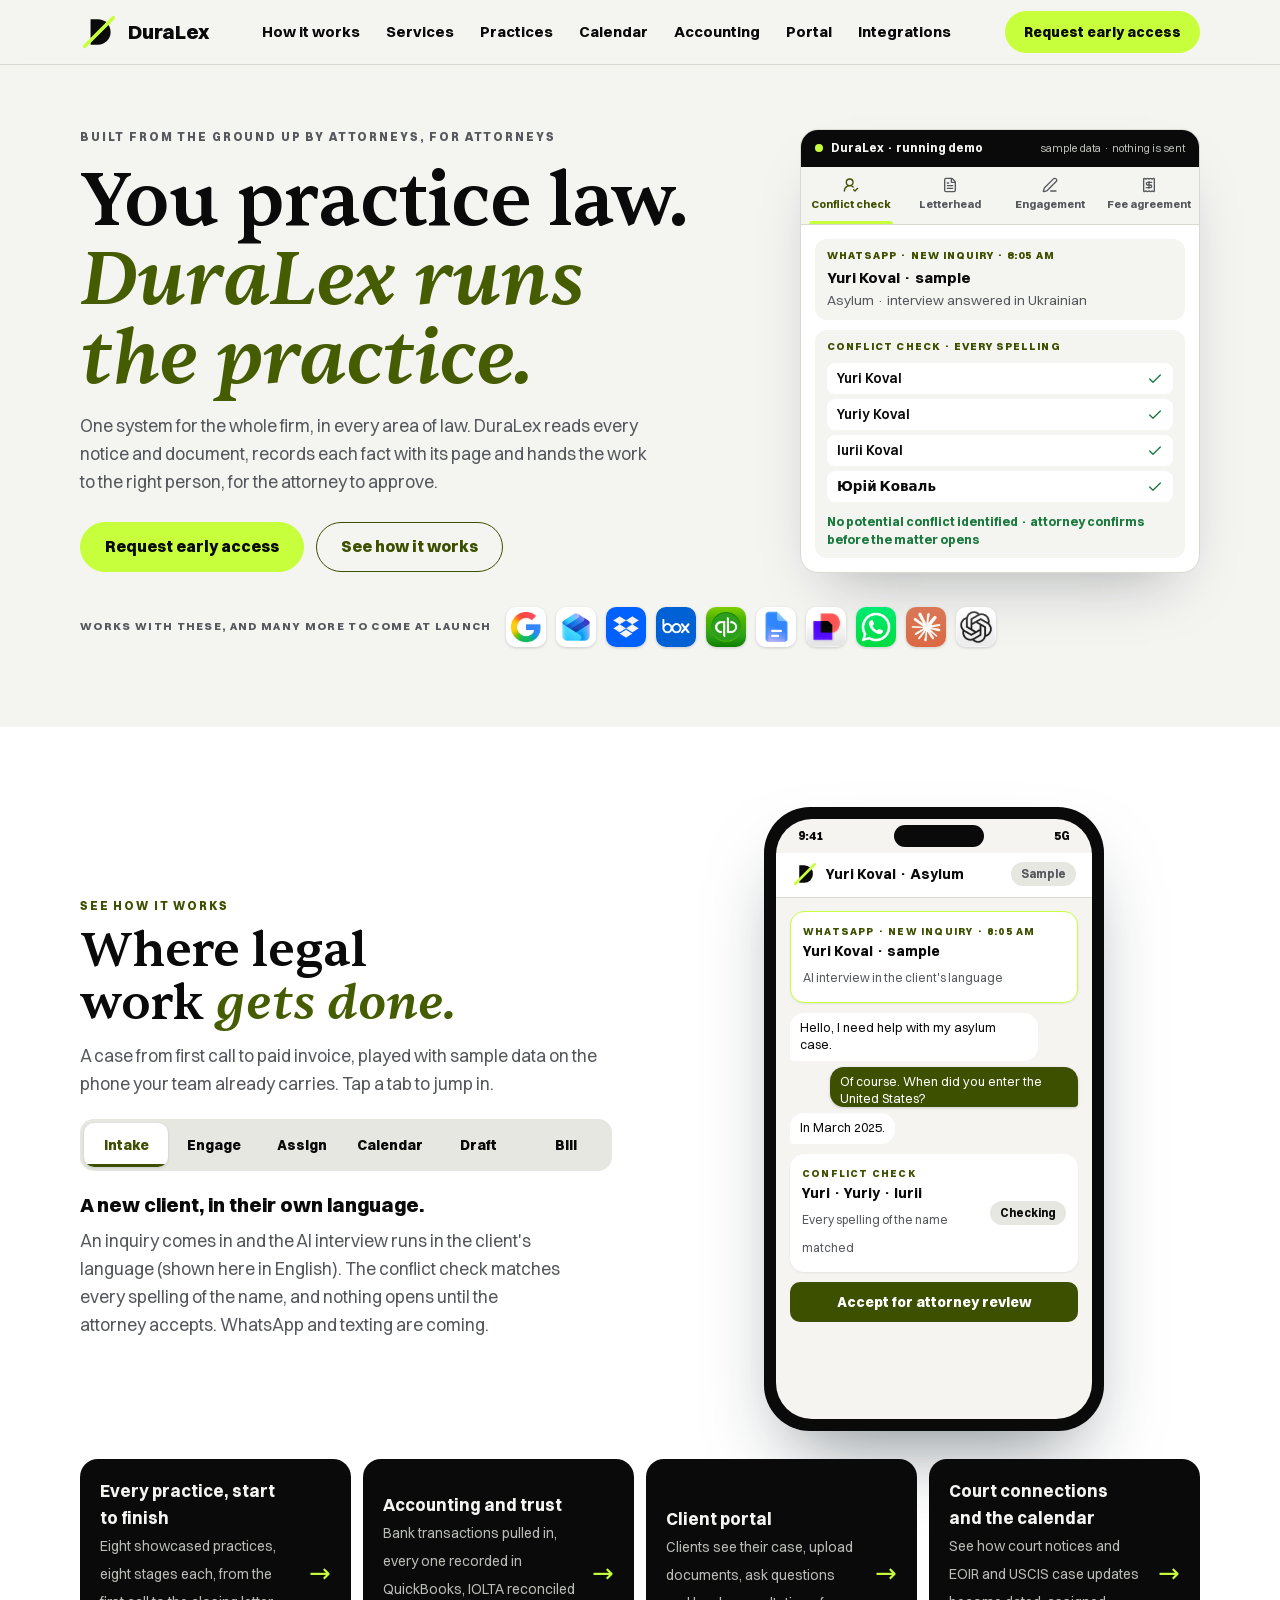
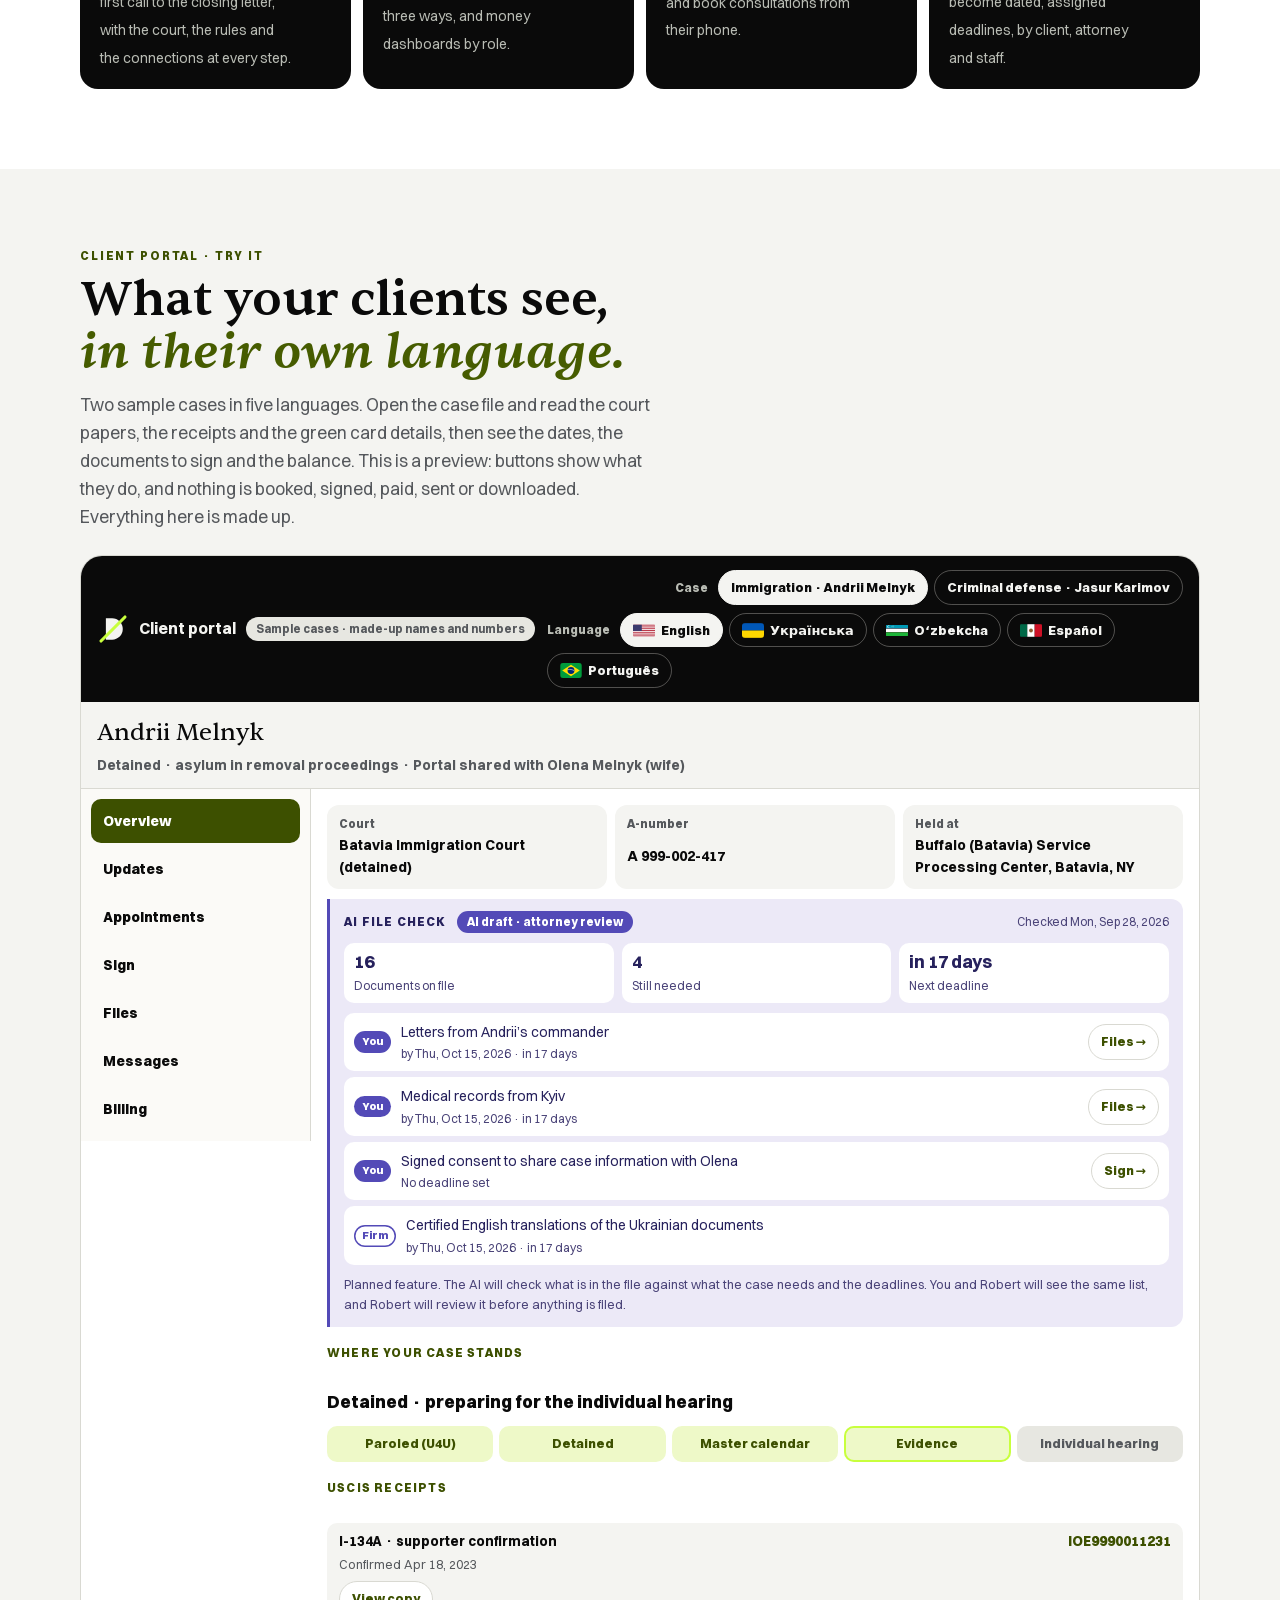
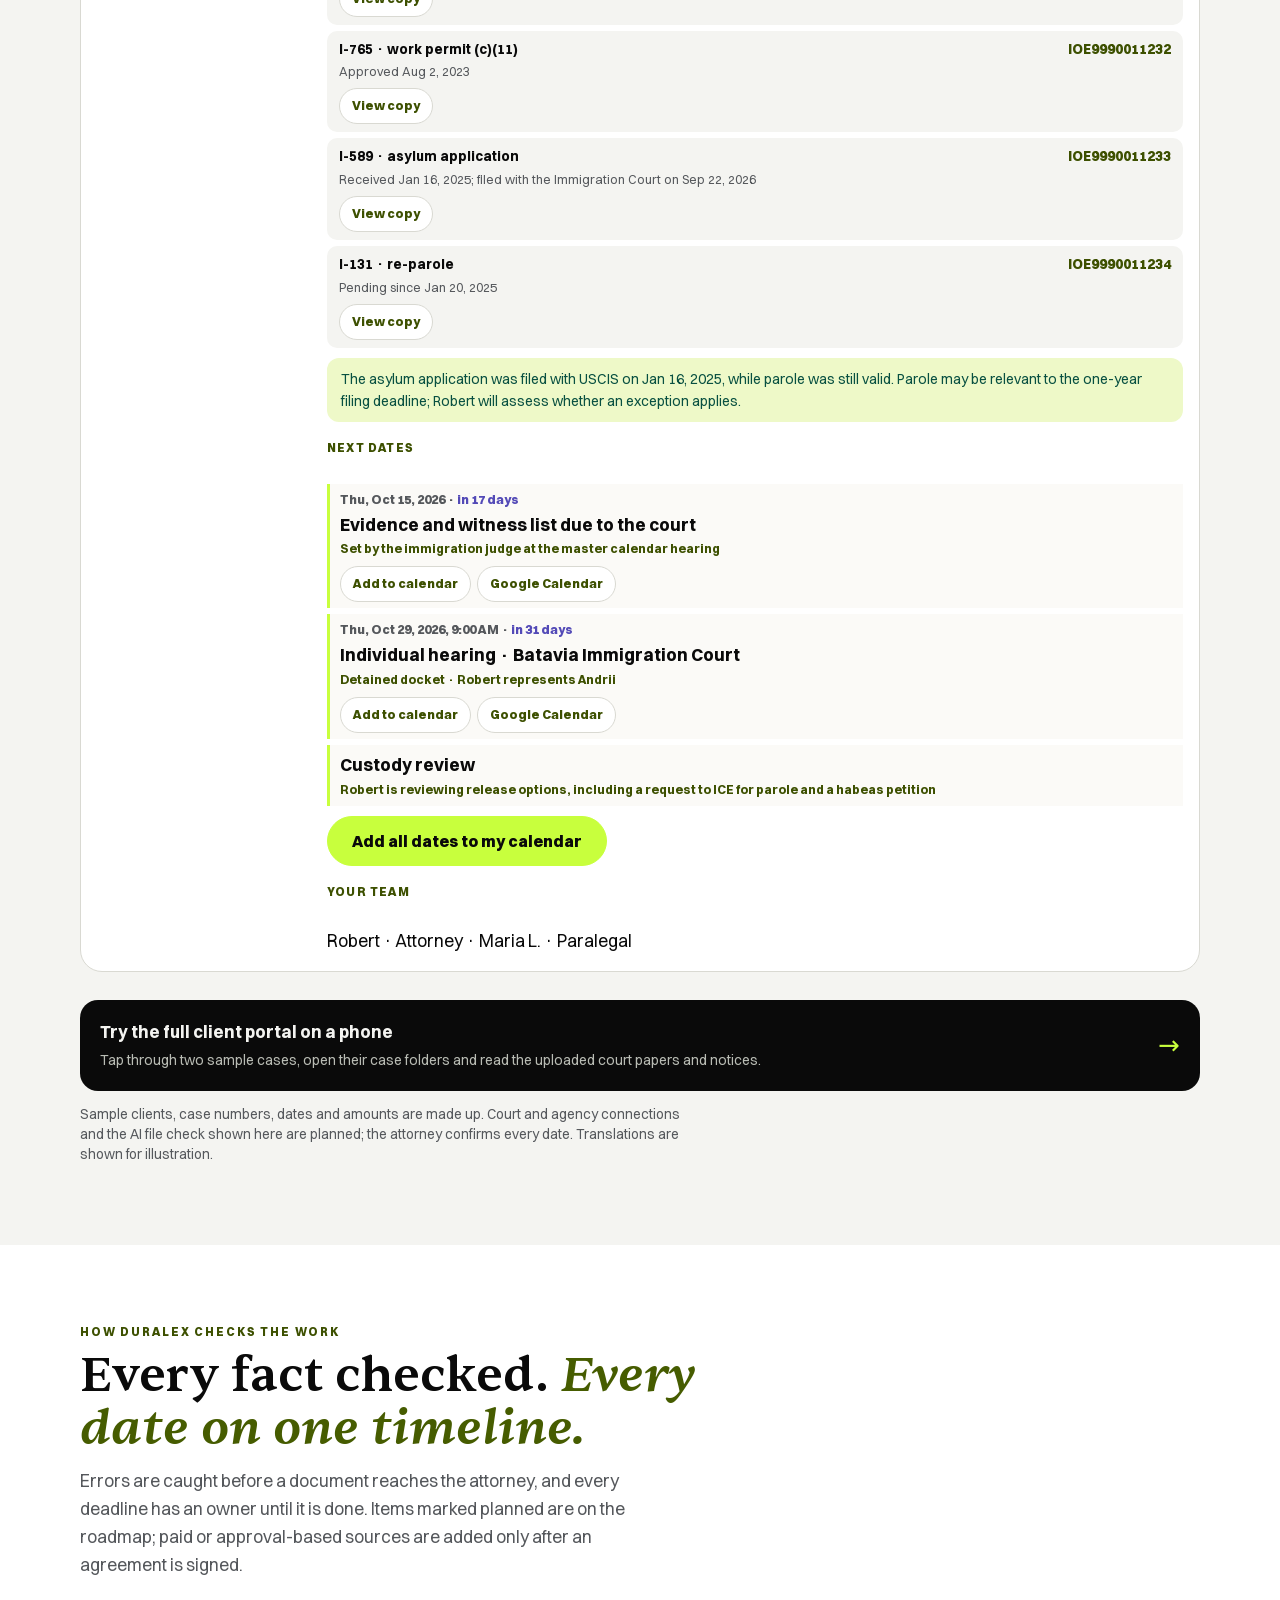
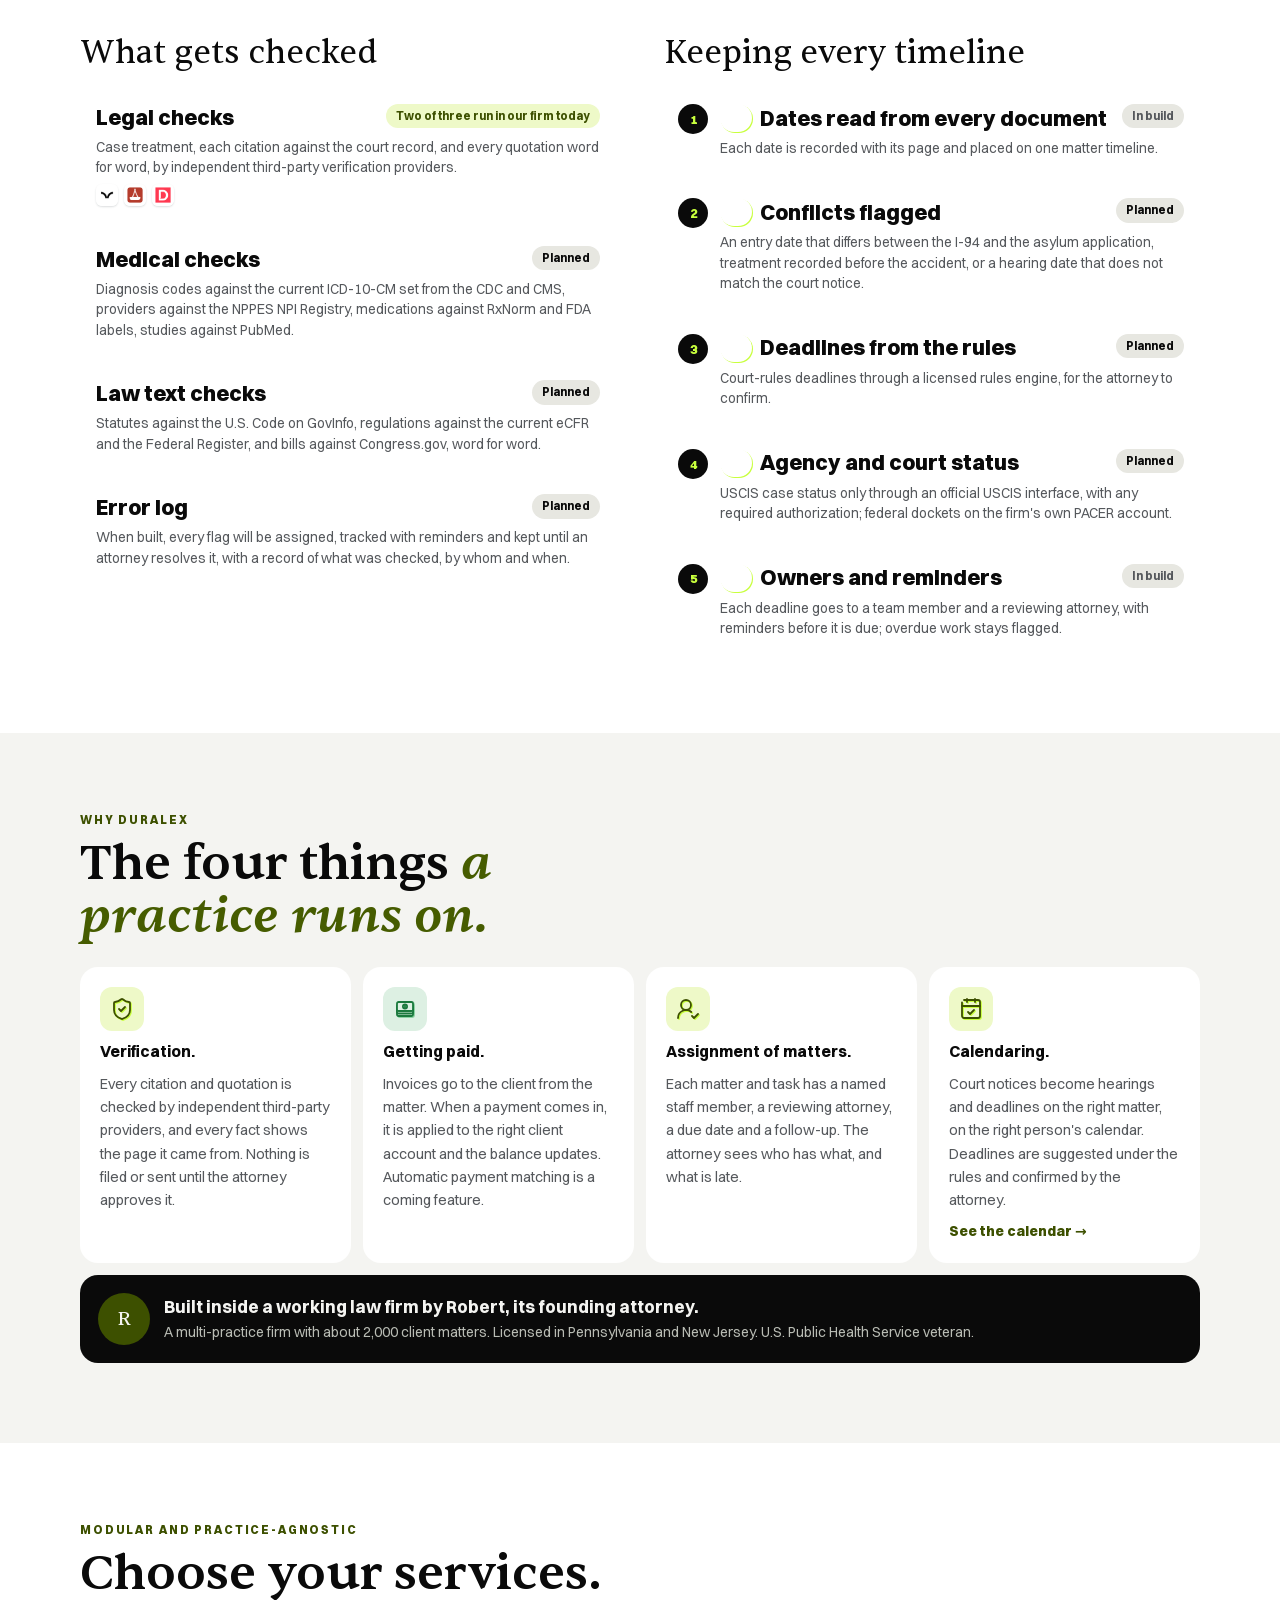
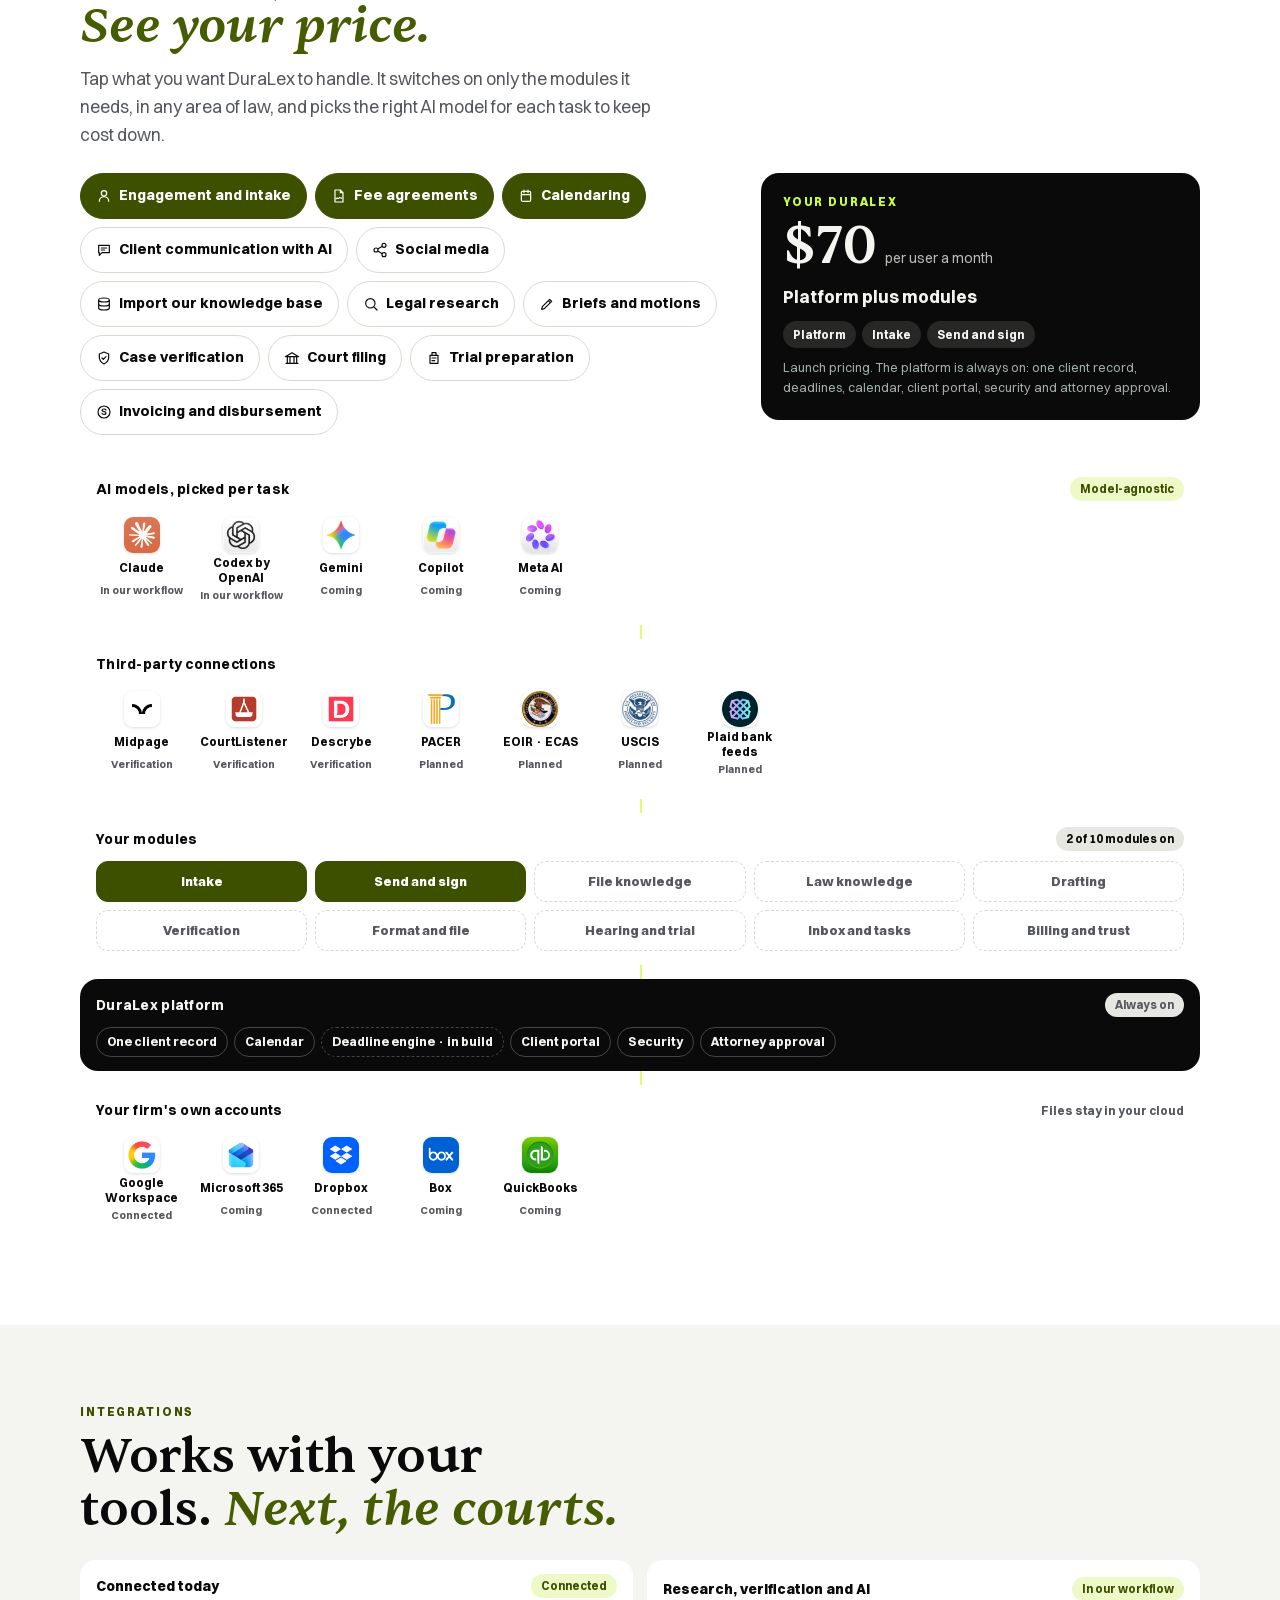
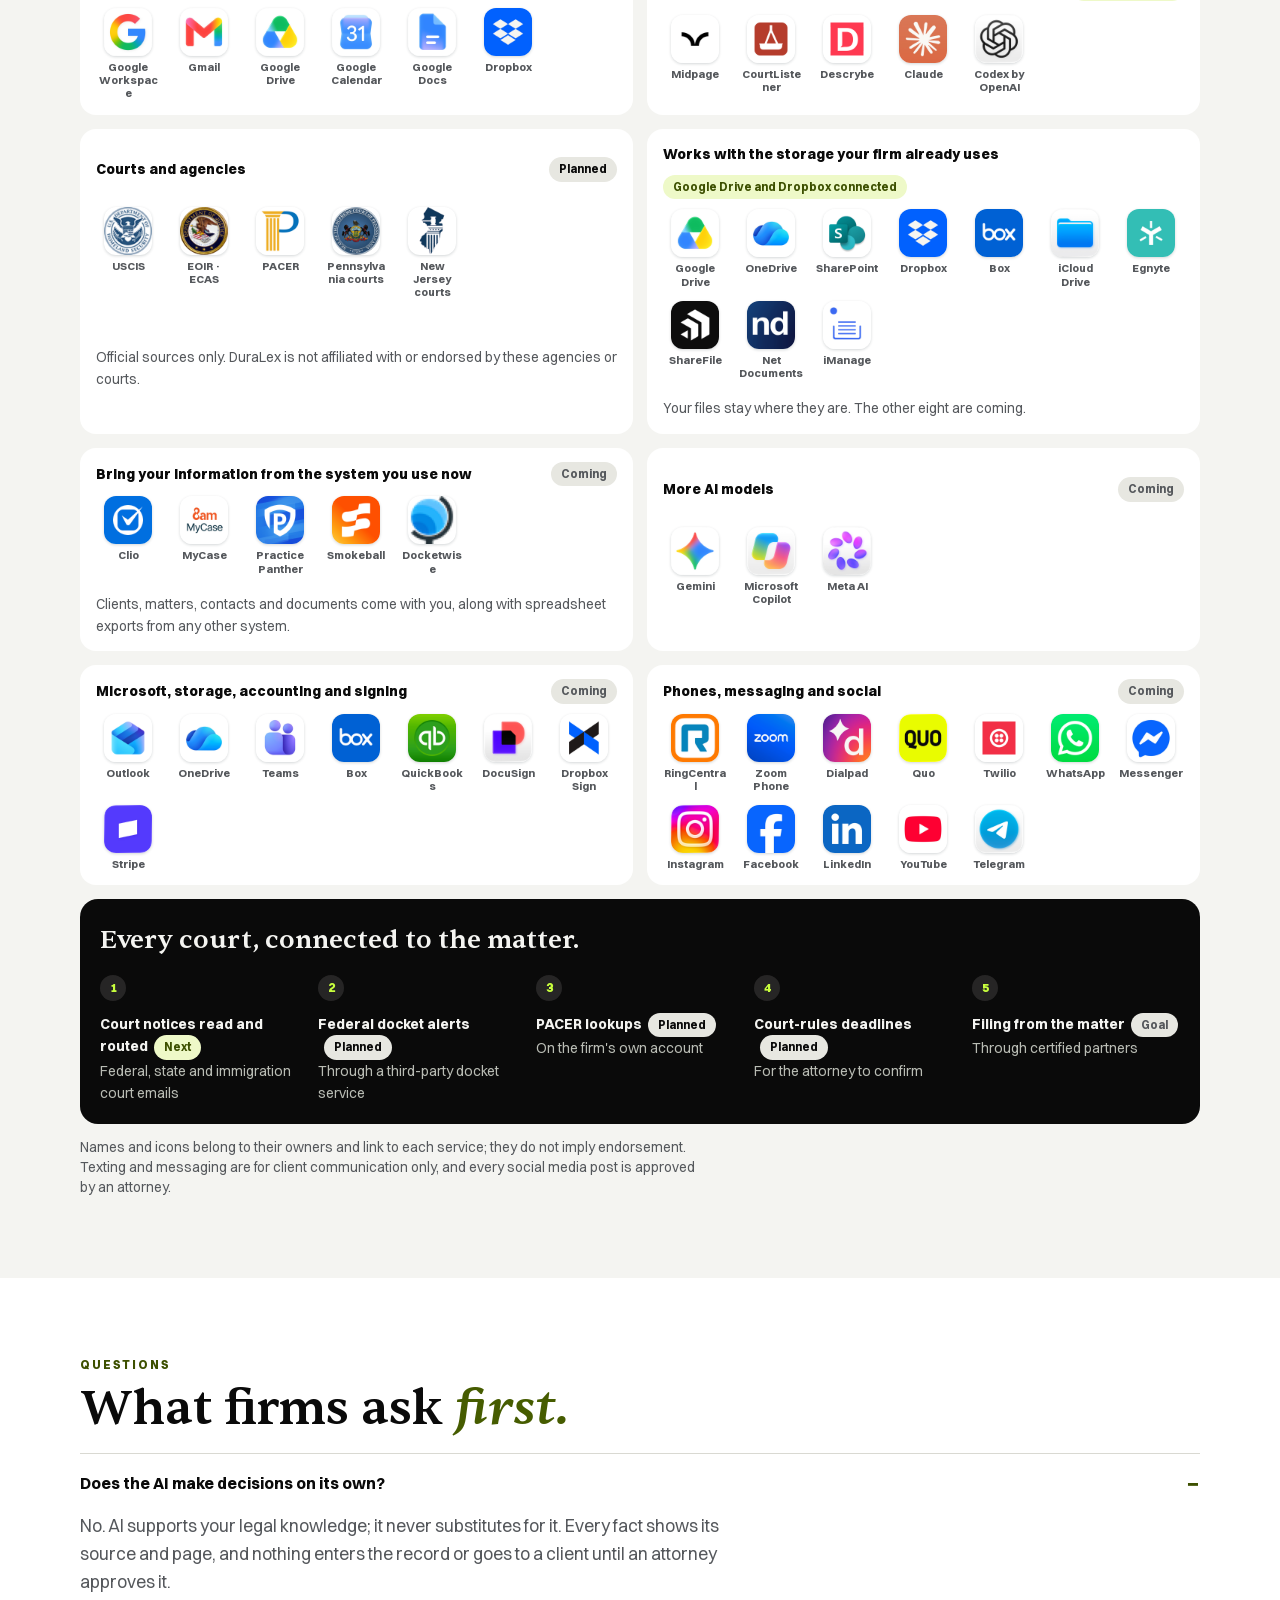
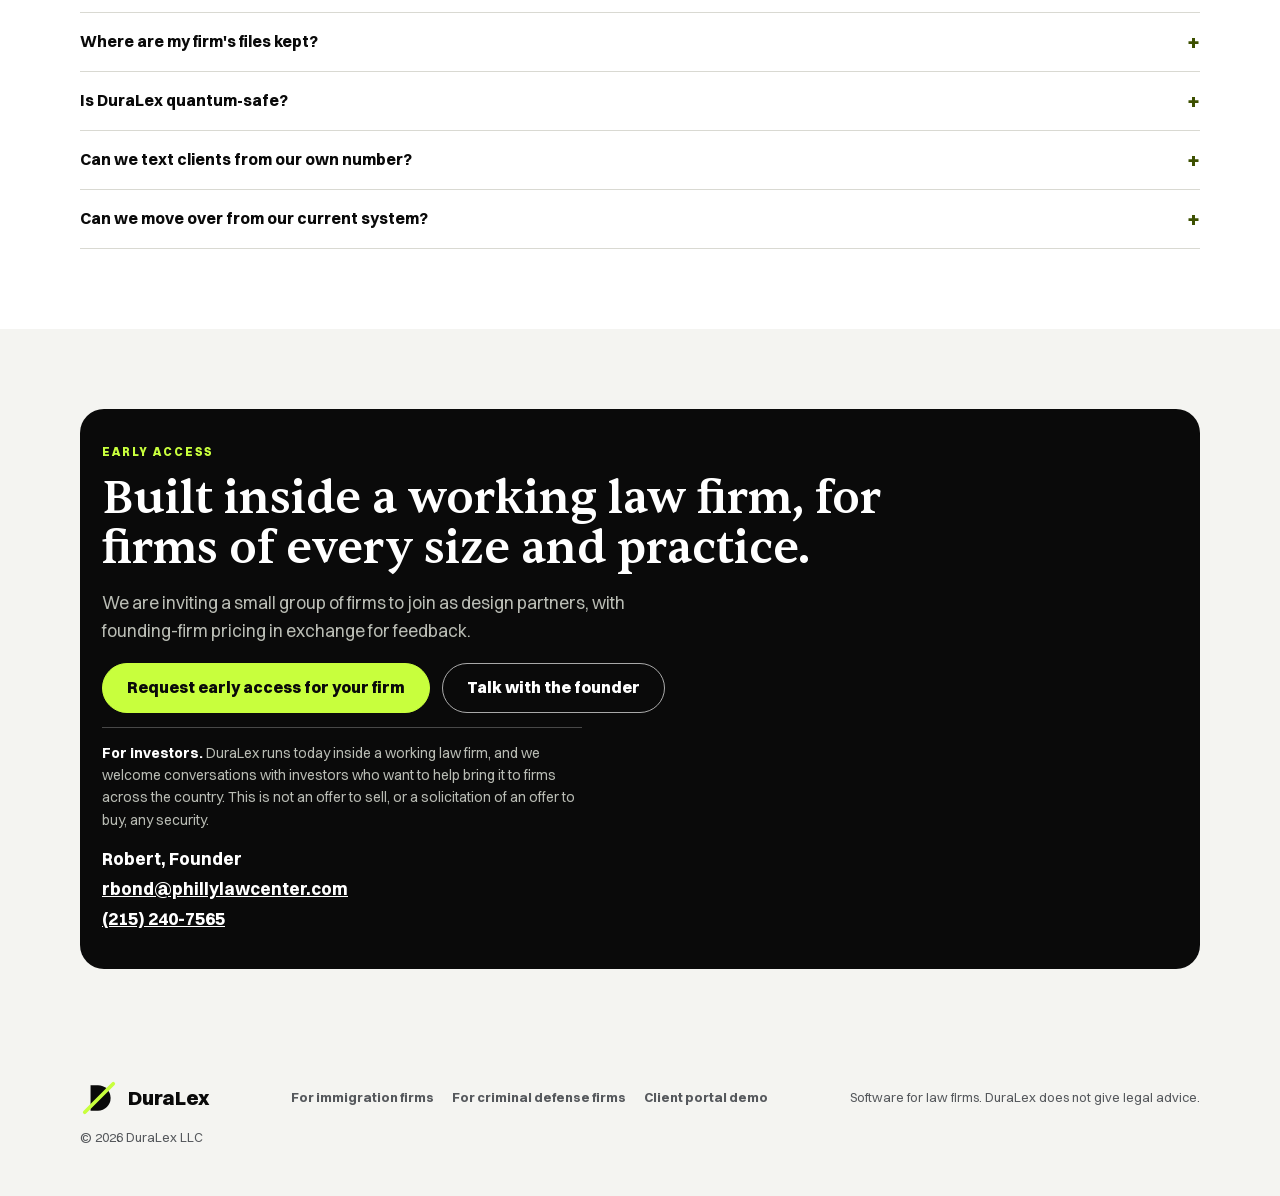
<file: index.html>
<!doctype html>
<html lang="en">
<head>
<meta charset="utf-8">
<meta name="google-site-verification" content="_5YDIHmAU9vYniWEnPhAvL7Ejz3gEYdQNUORyMh4ExQ">
<meta name="viewport" content="width=device-width, initial-scale=1, viewport-fit=cover">
<title>DuraLex | Legal AI and Practice Software Built by Attorneys</title>
<meta name="description" content="Legal practice software built by attorneys, designed to read each notice, record every fact with its page and route the work for the attorney to approve.">
<link rel="canonical" href="https://duralex.law/">
<meta property="og:type" content="website">
<meta property="og:site_name" content="DuraLex">
<meta property="og:url" content="https://duralex.law/">
<meta property="og:title" content="DuraLex | Legal AI and Practice Software Built by Attorneys">
<meta property="og:description" content="Legal practice software built by attorneys, designed to read each notice, record every fact with its page and route the work for the attorney to approve.">
<meta property="og:image" content="https://duralex.law/assets/og.jpg">
<meta property="og:image:width" content="1200">
<meta property="og:image:height" content="630">
<meta property="og:image:alt" content="DuraLex: You practice law. DuraLex runs the practice.">
<meta name="twitter:card" content="summary_large_image">
<meta name="twitter:title" content="DuraLex | Legal AI and Practice Software Built by Attorneys">
<meta name="twitter:description" content="Legal practice software built by attorneys, designed to read each notice, record every fact with its page and route the work for the attorney to approve.">
<meta name="twitter:image" content="https://duralex.law/assets/og.jpg">
<meta name="twitter:image:alt" content="DuraLex: You practice law. DuraLex runs the practice.">
<script type="application/ld+json">{"@context":"https://schema.org","@graph":[{"@type":"Organization","@id":"https://duralex.law/#org","name":"DuraLex","url":"https://duralex.law/","logo":"https://duralex.law/icons/duralex-mark.svg","founder":{"@type":"Person","name":"Robert Bond","jobTitle":"Attorney"},"areaServed":"US","address":{"@type":"PostalAddress","addressLocality":"Philadelphia","addressRegion":"PA","addressCountry":"US"}},{"@type":"WebSite","@id":"https://duralex.law/#site","url":"https://duralex.law/","name":"DuraLex","publisher":{"@id":"https://duralex.law/#org"},"inLanguage":"en"},{"@type":"FAQPage","@id":"https://duralex.law/#faq","mainEntity":[{"@type":"Question","name":"Does the AI make decisions on its own?","acceptedAnswer":{"@type":"Answer","text":"No. AI supports your legal knowledge; it never substitutes for it. Every fact shows its source and page, and nothing enters the record or goes to a client until an attorney approves it."}},{"@type":"Question","name":"Where are my firm's files kept?","acceptedAnswer":{"@type":"Answer","text":"In your firm's own cloud storage. DuraLex organizes and reads the files where they are."}},{"@type":"Question","name":"Is DuraLex quantum-safe?","acceptedAnswer":{"@type":"Answer","text":"Post-quantum protection is a coming feature. When enabled, connections to DuraLex will use hybrid post-quantum encryption following the NIST standards published in August 2024."}},{"@type":"Question","name":"Can we text clients from our own number?","acceptedAnswer":{"@type":"Answer","text":"That is a coming feature, through business phone systems such as RingCentral, Quo, Dialpad and Zoom Phone, or Twilio for a number you already have. Texting is for client communication only."}},{"@type":"Question","name":"Can we move over from our current system?","acceptedAnswer":{"@type":"Answer","text":"Yes. Early-access firms have their data moved over at no charge."}}],"isPartOf":{"@id":"https://duralex.law/#site"}}]}</script>
<meta name="theme-color" content="#0A0A0A">
<meta name="referrer" content="strict-origin-when-cross-origin">
<meta http-equiv="Content-Security-Policy" content="default-src 'self'; base-uri 'self'; object-src 'none'; form-action 'self'; connect-src 'self' https://www.googletagmanager.com https://*.google-analytics.com https://*.google.com; img-src 'self' data: https://www.googletagmanager.com https://*.google-analytics.com; font-src 'self'; style-src 'self' 'unsafe-inline'; script-src 'self' https://www.googletagmanager.com 'sha256-qOhFsq0QMV2REqNwk5hGH5bZE9SkX6gt6yeyKdYPv+U=' 'sha256-aorP5sosdQ5rgzO6qm4xQWhjtxThdFkmcvMQKpIMk5M='; media-src 'self'">
<script async src="https://www.googletagmanager.com/gtag/js?id=G-MRZN1ZN2RH"></script>
<script src="/assets/analytics.js"></script>
<link rel="icon" href="icons/favicon.ico" sizes="48x48">
<link rel="icon" type="image/svg+xml" href="icons/duralex-mark.svg">
<link rel="manifest" href="manifest.webmanifest">
<link rel="apple-touch-icon" href="icons/apple-touch-icon.png">
<script>document.documentElement.classList.add("js")</script>
<link rel="stylesheet" href="/site.css">
<link rel="preload" href="/assets/fonts/Sentient-Variable.woff2" as="font" type="font/woff2" crossorigin>
</head>
<body>
<a class="skip" href="#top">Skip to content</a>
<header class="nav">
  <div class="wrap">
    <a class="brand" href="#top"><svg class="logo" aria-hidden="true" xmlns="http://www.w3.org/2000/svg" viewBox="0 0 72 72"><path d="M20 12h14a24 24 0 0 1 0 48H20z" fill="currentColor"/><path d="M9 63L63 9" stroke="#C8FF3D" stroke-width="7" stroke-linecap="round" fill="none"/></svg><b>DuraLex</b></a>
    <nav class="links" aria-label="Main"><a href="#how">How it works</a><a href="#services">Services</a><a href="/practices/">Practices</a><a href="/calendar/">Calendar</a><a href="/accounting/">Accounting</a><a href="/portal/">Portal</a><a href="#integrations">Integrations</a></nav>
    <a class="btn solid" href="#access">Request early access</a>
    <button class="menubtn" type="button" id="openMenu" aria-label="Open menu" aria-expanded="false" aria-controls="drawer"><svg width="20" height="20" viewBox="0 0 24 24" fill="none" stroke="currentColor" stroke-width="1.8" stroke-linecap="round" stroke-linejoin="round" aria-hidden="true"><path d="M4 5h16"/> <path d="M4 12h16"/> <path d="M4 19h16"/></svg></button>
  </div>
</header>
<div class="drawer" id="drawer" hidden>
  <div style="display:flex;justify-content:space-between;align-items:center"><span class="brand" style="color:var(--ondark)"><svg class="logo" aria-hidden="true" xmlns="http://www.w3.org/2000/svg" viewBox="0 0 72 72"><path d="M20 12h14a24 24 0 0 1 0 48H20z" fill="currentColor"/><path d="M9 63L63 9" stroke="#C8FF3D" stroke-width="7" stroke-linecap="round" fill="none"/></svg><b>DuraLex</b></span><button class="menubtn" type="button" id="closeMenu" aria-label="Close menu" style="background:transparent;color:var(--ondark);border-color:rgba(243,241,236,.3)"><svg width="20" height="20" viewBox="0 0 24 24" fill="none" stroke="currentColor" stroke-width="1.8" stroke-linecap="round" stroke-linejoin="round" aria-hidden="true"><path d="M18 6 6 18"/> <path d="m6 6 12 12"/></svg></button></div>
  <nav aria-label="Menu"><a href="#how">How it works</a><a href="#services">Services</a><a href="/practices/">Practices</a><a href="#why">Why DuraLex</a><a href="/calendar/">Calendar</a><a href="/accounting/">Accounting</a><a href="/portal/">Client portal</a><a href="#integrations">Integrations</a><a href="#faq">Questions</a><a href="#access">For investors</a></nav>
  <a class="btn" href="#access" style="background:var(--gold);border-color:var(--gold);color:var(--navy)">Request early access</a>
</div>

<main id="top">
<section class="hero">
  <div class="wrap">
    <div class="eyebrow" style="color:var(--muted)">Built from the ground up by attorneys, for attorneys</div>
    <h1>You practice law. <em>DuraLex runs the practice.</em></h1>
    <p class="sub">One system for the whole firm, in every area of law. DuraLex reads every notice and document, records each fact with its page and hands the work to the right person, for the attorney to approve.</p>
    <div class="ctas"><a class="btn solid" href="#access">Request early access</a><a class="btn line" href="#how">See how it works</a></div>
    <aside class="hero-demo" id="heroDemo" data-stage="0" aria-label="Running demonstration with sample data">
      <div class="hd-bar"><span class="hd-dot"></span><b>DuraLex · running demo</b><span class="hd-note">sample data · nothing is sent</span></div>
      <div class="hd-tabs" role="tablist" aria-label="Demo stages">
        <button type="button" role="tab" id="hdTab0" aria-selected="true" aria-controls="hdPane0" data-s="0"><svg class="" viewBox="0 0 24 24" width="16" height="16" fill="none" stroke="currentColor" stroke-width="2" stroke-linecap="round" stroke-linejoin="round" aria-hidden="true"><path d="M2 21a8 8 0 0 1 13.292-6"/> <circle cx="10" cy="8" r="5"/> <path d="m16 19 2 2 4-4"/></svg><span>Conflict check</span><i class="hd-prog"></i></button>
        <button type="button" role="tab" id="hdTab1" aria-selected="false" aria-controls="hdPane1" data-s="1" tabindex="-1"><svg class="" viewBox="0 0 24 24" width="16" height="16" fill="none" stroke="currentColor" stroke-width="2" stroke-linecap="round" stroke-linejoin="round" aria-hidden="true"><path d="M6 22a2 2 0 0 1-2-2V4a2 2 0 0 1 2-2h8a2.4 2.4 0 0 1 1.704.706l3.588 3.588A2.4 2.4 0 0 1 20 8v12a2 2 0 0 1-2 2z"/> <path d="M14 2v5a1 1 0 0 0 1 1h5"/> <path d="M10 9H8"/> <path d="M16 13H8"/> <path d="M16 17H8"/></svg><span>Letterhead</span><i class="hd-prog"></i></button>
        <button type="button" role="tab" id="hdTab2" aria-selected="false" aria-controls="hdPane2" data-s="2" tabindex="-1"><svg class="" viewBox="0 0 24 24" width="16" height="16" fill="none" stroke="currentColor" stroke-width="2" stroke-linecap="round" stroke-linejoin="round" aria-hidden="true"><path d="M13 21h8"/> <path d="M21.174 6.812a1 1 0 0 0-3.986-3.987L3.842 16.174a2 2 0 0 0-.5.83l-1.321 4.352a.5.5 0 0 0 .623.622l4.353-1.32a2 2 0 0 0 .83-.497z"/></svg><span>Engagement</span><i class="hd-prog"></i></button>
        <button type="button" role="tab" id="hdTab3" aria-selected="false" aria-controls="hdPane3" data-s="3" tabindex="-1"><svg class="" viewBox="0 0 24 24" width="16" height="16" fill="none" stroke="currentColor" stroke-width="2" stroke-linecap="round" stroke-linejoin="round" aria-hidden="true"><path d="M12 17V7"/> <path d="M16 8h-6a2 2 0 0 0 0 4h4a2 2 0 0 1 0 4H8"/> <path d="M4 3a1 1 0 0 1 1-1 1.3 1.3 0 0 1 .7.2l.933.6a1.3 1.3 0 0 0 1.4 0l.934-.6a1.3 1.3 0 0 1 1.4 0l.933.6a1.3 1.3 0 0 0 1.4 0l.933-.6a1.3 1.3 0 0 1 1.4 0l.934.6a1.3 1.3 0 0 0 1.4 0l.933-.6A1.3 1.3 0 0 1 19 2a1 1 0 0 1 1 1v18a1 1 0 0 1-1 1 1.3 1.3 0 0 1-.7-.2l-.933-.6a1.3 1.3 0 0 0-1.4 0l-.934.6a1.3 1.3 0 0 1-1.4 0l-.933-.6a1.3 1.3 0 0 0-1.4 0l-.933.6a1.3 1.3 0 0 1-1.4 0l-.934-.6a1.3 1.3 0 0 0-1.4 0l-.933.6a1.3 1.3 0 0 1-.7.2 1 1 0 0 1-1-1z"/></svg><span>Fee agreement</span><i class="hd-prog"></i></button>
      </div>
      <div class="hd-stage">
        <div class="hd-pane on" id="hdPane0" role="tabpanel" aria-labelledby="hdTab0">
          <div class="hd-card"><small>WhatsApp · new inquiry · 8:05 AM</small><b>Yuri Koval · sample</b><span>Asylum · interview answered in Ukrainian</span></div>
          <div class="hd-card"><small>Conflict check · every spelling</small>
            <ul class="hd-list"><li style="--i:0"><span>Yuri Koval</span><svg class="hk" viewBox="0 0 24 24" width="16" height="16" fill="none" stroke="currentColor" stroke-width="2" stroke-linecap="round" stroke-linejoin="round" aria-hidden="true"><path d="M20 6 9 17l-5-5"/></svg></li><li style="--i:1"><span>Yuriy Koval</span><svg class="hk" viewBox="0 0 24 24" width="16" height="16" fill="none" stroke="currentColor" stroke-width="2" stroke-linecap="round" stroke-linejoin="round" aria-hidden="true"><path d="M20 6 9 17l-5-5"/></svg></li><li style="--i:2"><span>Iurii Koval</span><svg class="hk" viewBox="0 0 24 24" width="16" height="16" fill="none" stroke="currentColor" stroke-width="2" stroke-linecap="round" stroke-linejoin="round" aria-hidden="true"><path d="M20 6 9 17l-5-5"/></svg></li><li style="--i:3"><span lang="uk">Юрій Коваль</span><svg class="hk" viewBox="0 0 24 24" width="16" height="16" fill="none" stroke="currentColor" stroke-width="2" stroke-linecap="round" stroke-linejoin="round" aria-hidden="true"><path d="M20 6 9 17l-5-5"/></svg></li></ul>
            <em class="hd-result">No potential conflict identified · attorney confirms before the matter opens</em></div>
        </div>
        <div class="hd-pane" id="hdPane1" role="tabpanel" aria-labelledby="hdTab1" hidden>
          <div class="hd-sheet"><img src="/letterhead.jpg" alt="" width="1778" height="319"><div class="hd-lines"><i style="--i:0;--w:38%"></i><i style="--i:1;--w:92%"></i><i style="--i:2;--w:86%"></i><i style="--i:3;--w:74%"></i><i style="--i:4;--w:88%"></i><i style="--i:5;--w:52%"></i></div><span class="hd-stamp">Drafted on the firm's own letterhead</span></div>
        </div>
        <div class="hd-pane" id="hdPane2" role="tabpanel" aria-labelledby="hdTab2" hidden>
          <div class="hd-sheet doc"><b>Engagement Agreement</b><div class="hd-lines"><i style="--i:0;--w:96%"></i><i style="--i:1;--w:90%"></i><i style="--i:2;--w:94%"></i><i style="--i:3;--w:88%"></i><i style="--i:4;--w:60%"></i></div>
            <svg class="hd-sig" viewBox="0 0 160 40" aria-hidden="true"><path d="M4 30c10-22 18-22 22-6 3 12 8 12 14-2 4-10 8-10 12 2 3 10 8 10 14-4 5-12 10-12 14 0 3 8 7 8 12 0 5-10 12-10 18 0 4 6 10 6 16-2" fill="none" stroke="#132029" stroke-width="1.8" stroke-linecap="round"/></svg>
            <span class="hd-stamp">Signed by the client · Google Docs eSignature in our firm’s workflow</span></div>
        </div>
        <div class="hd-pane" id="hdPane3" role="tabpanel" aria-labelledby="hdTab3" hidden>
          <div class="hd-card"><small>Fee agreement · flat fee</small>
            <table class="hd-fee"><tr style="--i:0"><td>Flat fee</td><td><span class="hd-num" data-n="3500">$0</span></td></tr><tr style="--i:1"><td>Deposit to trust (IOLTA)</td><td><span class="hd-num" data-n="1250">$0</span></td></tr><tr style="--i:2"><td>Two installments of</td><td><span class="hd-num" data-n="1125">$0</span></td></tr></table>
            <em class="hd-result">Sample deposit record · trust-ledger integration planned · the invoice goes out from the matter</em></div>
        </div>
      </div>
    </aside>
    <div class="works"><span>Works with these, and many more to come at launch</span><div class="strip"><img class="ai" src="icons/google.png" alt="Google" title="Google" width="40" height="40"><img class="ai" src="icons/outlook.png" alt="Microsoft Outlook" title="Microsoft Outlook" width="40" height="40"><img class="ai" src="icons/dropbox.png" alt="Dropbox" title="Dropbox" width="40" height="40"><img class="ai" src="icons/box.png" alt="Box" title="Box" width="40" height="40"><img class="ai" src="icons/quickbooks.png" alt="QuickBooks" title="QuickBooks" width="40" height="40"><img class="ai" src="icons/gdocs.png" alt="Google Docs" title="Google Docs" width="40" height="40"><img class="ai" src="icons/docusign.png" alt="DocuSign" title="DocuSign" width="40" height="40"><img class="ai" src="icons/whatsapp.png" alt="WhatsApp" title="WhatsApp" width="40" height="40"><img class="ai" src="icons/claude.png" alt="Claude" title="Claude" width="40" height="40"><img class="ai" src="icons/chatgpt.png" alt="OpenAI" title="OpenAI" width="40" height="40"></div></div>
  </div>
</section>

<section id="how" class="white">
  <div class="wrap how">
    <div class="reveal">
      <div class="eyebrow">See how it works</div>
      <h2 class="h2">Where legal work <em>gets done.</em></h2>
      <p class="sub">A case from first call to paid invoice, played with sample data on the phone your team already carries. Tap a tab to jump in.</p>
      <div class="seg" role="tablist" aria-label="Demonstrations">
        <button id="demo-tab-0" role="tab" type="button" aria-selected="true" aria-controls="demo-panel-0" tabindex="0" data-i="0">Intake<i class="bar"></i></button>
        <button id="demo-tab-1" role="tab" type="button" aria-selected="false" aria-controls="demo-panel-1" tabindex="-1" data-i="1">Engage<i class="bar"></i></button>
        <button id="demo-tab-2" role="tab" type="button" aria-selected="false" aria-controls="demo-panel-2" tabindex="-1" data-i="2">Assign<i class="bar"></i></button>
        <button id="demo-tab-5" role="tab" type="button" aria-selected="false" aria-controls="demo-panel-5" tabindex="-1" data-i="5">Calendar<i class="bar"></i></button>
        <button id="demo-tab-3" role="tab" type="button" aria-selected="false" aria-controls="demo-panel-3" tabindex="-1" data-i="3">Draft<i class="bar"></i></button>
        <button id="demo-tab-4" role="tab" type="button" aria-selected="false" aria-controls="demo-panel-4" tabindex="-1" data-i="4">Bill<i class="bar"></i></button>
      </div>
      <div class="cap" aria-live="polite">
        <div data-cap="0"><h3>A new client, in their own language.</h3><p>An inquiry comes in and the AI interview runs in the client's language (shown here in English). The conflict check matches every spelling of the name, and nothing opens until the attorney accepts. WhatsApp and texting are coming.</p></div>
        <div data-cap="1" hidden><h3>On your own letterhead, engaged the same day.</h3><p>DuraLex drafts the engagement letter and fee agreement on your firm's real letterhead, never a generic template. Shown here on the founding firm's letterhead. The client reads it side by side in their language, the attorney approves, and the client signs on the phone.</p></div>
        <div data-cap="2" hidden><h3>A court notice becomes a task.</h3><p>The notice is matched to its matter. Pick the staff member and the reviewing attorney, and DuraLex sets the deadline and the follow-up.</p></div>
        <div data-cap="5" hidden><h3>Court dates, on everyone's calendar.</h3><p>A hearing notice is read, the hearing and the evidence deadline are set under the court's rules for the attorney to confirm, and both sync to Google Calendar for the attorney and the paralegal. Court email reading is next; court system, EOIR and USCIS connections are planned.</p></div>
        <div data-cap="3" hidden><h3>Letters and briefs, independently checked.</h3><p>Letters of representation, motions and briefs are drafted from the file. Every citation and quotation is checked by independent third-party verification providers before the attorney reviews it. AI supports the attorney's legal knowledge; it never substitutes for it.</p></div>
        <div data-cap="4" hidden><h3>Invoiced, paid, matched.</h3><p>The invoice goes out by email. When the client pays by Zelle, the payment is matched to the client's account and the balance updates. Automatic payment matching is a coming feature.</p></div>
      </div>
    </div>
    <div class="phone reveal" id="phone">
      <div class="screen">
        <div class="sbar"><span>9:41</span><i></i><span>5G</span></div>
        <div class="apphead"><svg class="logo" aria-hidden="true" xmlns="http://www.w3.org/2000/svg" viewBox="0 0 72 72"><path d="M20 12h14a24 24 0 0 1 0 48H20z" fill="currentColor"/><path d="M9 63L63 9" stroke="#C8FF3D" stroke-width="7" stroke-linecap="round" fill="none"/></svg><b>Yuri Koval · Asylum</b><span class="chip soon">Sample</span></div>
        <div class="tap" id="tap"></div>

        <div class="pane on" id="demo-panel-0" role="tabpanel" aria-labelledby="demo-tab-0" tabindex="0" data-pane="0">
          <div class="card" style="border:1.5px solid var(--gold)"><small>WhatsApp · new inquiry · 8:05 AM</small><b>Yuri Koval · sample</b><span class="m">AI interview in the client's language</span></div>
          <div class="chat">
            <div class="bub cl">Hello, I need help with my asylum case.</div>
            <div class="bub ai">Of course. When did you enter the United States?</div>
            <div class="bub cl">In March 2025.</div>
          </div>
          <div class="card cc"><div class="row"><div><small>Conflict check</small><b>Yuri · Yuriy · Iurii</b><span class="m">Every spelling of the name matched</span></div><span class="chip" id="ccst">Checking</span></div></div>
          <div class="fbtn" id="acceptBtn">Accept for attorney review</div>
          <div class="toast" id="itoast"><span class="ok">✓</span>Matter opened · folder created</div>
        </div>

        <div class="pane" id="demo-panel-1" role="tabpanel" aria-labelledby="demo-tab-1" tabindex="-1" data-pane="1">
          <div class="letter">
            <img src="letterhead.jpg" alt="The founding firm's letterhead" width="1778" height="319">
            <div><b>Engagement letter</b> · <i>sample</i> <span class="chip ok lhchip">Your real letterhead</span></div>
            <div><b>Scope.</b> Asylum application and individual hearing.<br><span lang="es"><b>Alcance.</b> Solicitud de asilo y audiencia individual.</span></div>
            <div><b>Fee.</b> Flat fee, payment plan. <span lang="es"><b>Honorarios.</b> Tarifa fija, plan de pagos.</span></div>
            <div class="sig"><span><i class="flagsig" id="sigflag">Sign here</i><br>Client</span><span><i class="flagsig done">Approved</i><br>Attorney</span></div>
          </div>
          <div class="card esig"><img src="icons/gdocs.png" alt="Google Docs"><div><b>Google Docs eSignature</b><span>Proven in our firm, being built into DuraLex</span></div></div>
          <div class="toast" id="stoast"><span class="ok">✓</span>Signed · saved to the client's folder</div>
        </div>

        <div class="pane" id="demo-panel-2" role="tabpanel" aria-labelledby="demo-tab-2" tabindex="-1" data-pane="2">
          <div class="card" style="border:1.5px solid var(--gold)"><small>Court · 9:12 AM</small><b>Notice of hearing</b><span class="m">Matched to Yuri Koval by the case number</span></div>
          <div class="fbtn" id="assignBtn">Assign</div>
          <div class="field" id="fStaff"><em>Assign to</em><strong id="vStaff">Choose staff</strong></div>
          <div class="menu" id="mStaff"><div><span class="av t">ML</span>Maria L. · Paralegal</div><div><span class="av">DK</span>David K. · Associate</div><div><span class="av">JS</span>Jen S. · Legal assistant</div></div>
          <div class="field" id="fAtty"><em>Reviewing attorney</em><strong id="vAtty">Choose attorney</strong></div>
          <div class="menu" id="mAtty"><div><span class="av g">R</span>Robert · Attorney</div><div><span class="av">AT</span>Associate attorney</div></div>
          <div class="toast" id="toast"><span class="ok">✓</span>Assigned · filing due in 21 days · reminder 3 days before</div>
        </div>

        <div class="pane" id="demo-panel-5" role="tabpanel" aria-labelledby="demo-tab-5" tabindex="-1" data-pane="5">
          <div class="card" style="border:1.5px solid var(--gold)"><small>Immigration court · hearing notice · 7:02 AM</small><b>Individual hearing set</b><span class="m">Yuri Koval · A 999-001-234 · sample</span></div>
          <div class="cparse">
            <div class="cp"><span>Hearing</span><b>Sep 22 · 9:00 AM</b></div>
            <div class="cp"><span>Evidence due</span><b>Aug 23 · 30 days before</b></div>
            <div class="cp"><span>Assigned</span><b>Robert · Maria L.</b></div>
          </div>
          <div class="cevs"><div class="cev dl"><i>Aug 23</i><b>Evidence and witness list due</b></div><div class="cev hr"><i>Sep 22</i><b>Individual hearing</b></div></div>
          <div class="card csync"><div class="srow"><img src="icons/gcal.png" alt="" width="22" height="22"><span>Google Calendar</span><span class="chip" id="gsync">Waiting</span></div><div class="srow"><img src="icons/outlook.png" alt="" width="22" height="22"><span>Outlook</span><span class="chip soon">Coming</span></div></div>
          <div class="toast" id="ctoast"><span class="ok">✓</span>On Robert's and Maria L.'s calendars · reminders set</div>
        </div>

        <div class="pane" id="demo-panel-3" role="tabpanel" aria-labelledby="demo-tab-3" tabindex="-1" data-pane="3">
          <div class="field" id="fDoc"><em>Draft</em><strong id="vDoc">Choose document</strong></div>
          <div class="menu" id="mDoc"><div>Letter of representation</div><div>Brief in support of motion</div><div>Motion to continue</div></div>
          <div class="card draft" id="draft"><small>Brief in support of motion · draft</small><div class="dl" style="width:92%"></div><div class="dl" style="width:78%"></div><div class="dl cite">Doe v. Roe (sample) <span class="pg">cite</span></div><div class="dl" style="width:86%"></div><div class="dl cite">Smith v. Jones (sample) <span class="pg">cite</span></div></div>
          <div class="vt">
            <div class="vh"><span>Third-party checks</span><img alt="Midpage" title="Midpage" src="icons/midpage.png"><img alt="CourtListener" title="CourtListener" src="icons/courtlistener.png"><img alt="Descrybe" title="Descrybe" src="icons/descrybe.png"></div>
            <div class="vr"><span><b>Doe v. Roe</b><small>sample</small></span><span class="vk">✓</span><span class="vk">✓</span><span class="vk">✓</span></div>
            <div class="vr"><span><b>Smith v. Jones</b><small>sample quotation</small></span><span class="vk">✓</span><span class="vk">✓</span><span class="vk w">!</span></div>
          </div>
          <div class="note flag" id="vflag">One quotation differs from the opinion. Flagged for the attorney.</div>
        </div>

        <div class="pane" id="demo-panel-4" role="tabpanel" aria-labelledby="demo-tab-4" tabindex="-1" data-pane="4">
          <div class="card inv"><div class="row"><div><small>Invoice 1042 · sample</small><b>Yuri Koval · Asylum</b><span class="m">Sent by email</span></div><span class="chip" id="invst">Sent</span></div>
            <div class="bal"><span>Balance due</span><strong id="bal">$1,500.00</strong></div></div>
          <div class="card pay" id="pay"><div class="row"><div><small>Zelle · incoming</small><b>$500.00 from Yuri Koval</b><span class="m">Bank feed · 2:14 PM</span></div><span class="zel">Zelle</span></div></div>
          <div class="note flag" id="match">Matched to Yuri Koval · Invoice 1042</div>
          <div class="card led" id="led"><small>Client account</small><div class="lrow"><span>Invoice 1042</span><span>$1,500.00</span></div><div class="lrow"><span>Payment · Zelle</span><span class="neg">−$500.00</span></div><div class="lrow tot"><span>Balance</span><span>$1,000.00</span></div></div>
          <div class="toast" id="btoast"><span class="ok">✓</span>Payment applied · receipt sent to the client</div>
        </div>
      </div>
    </div>
  </div>
  <div class="wrap links2"><a class="courtlink reveal" href="/practices/"><span><b>Every practice, start to finish</b><span>Eight showcased practices, eight stages each, from the first call to the closing letter, with the court, the rules and the connections at every step.</span></span><span class="arrow">→</span></a><a class="courtlink reveal" href="/accounting/"><span><b>Accounting and trust</b><span>Bank transactions pulled in, every one recorded in QuickBooks, IOLTA reconciled three ways, and money dashboards by role.</span></span><span class="arrow">→</span></a><a class="courtlink reveal" href="/portal/"><span><b>Client portal</b><span>Clients see their case, upload documents, ask questions and book consultations from their phone.</span></span><span class="arrow">→</span></a><a class="courtlink reveal" href="/calendar/"><span><b>Court connections and the calendar</b><span>See how court notices and EOIR and USCIS case updates become dated, assigned deadlines, by client, attorney and staff.</span></span><span class="arrow">→</span></a></div>
</section>

<section id="portal-demo">
  <div class="wrap">
    <div class="head reveal"><div class="eyebrow">Client portal · try it</div><h2 class="h2">What your clients see, <em>in their own language.</em></h2><p class="sub">Two sample cases in five languages. Open the case file and read the court papers, the receipts and the green card details, then see the dates, the documents to sign and the balance. This is a preview: buttons show what they do, and nothing is booked, signed, paid, sent or downloaded. Everything here is made up.</p></div>
    <div class="cpd reveal" id="cpd" lang="en">
      <div class="cpd-top">
        <div class="cpd-brand"><svg class="logo" aria-hidden="true" xmlns="http://www.w3.org/2000/svg" viewBox="0 0 72 72"><path d="M20 12h14a24 24 0 0 1 0 48H20z" fill="currentColor"/><path d="M9 63L63 9" stroke="#C8FF3D" stroke-width="7" stroke-linecap="round" fill="none"/></svg><b class="cpd-title">Client portal</b><span class="chip soon cpd-sample">Sample cases</span></div>
        <div class="cpd-ctrls">
          <div class="cpd-grp" role="group" aria-labelledby="cpdCaseLbl"><span id="cpdCaseLbl">Case</span><button type="button" class="cpd-case" data-c="imm" aria-pressed="true"></button><button type="button" class="cpd-case" data-c="crim" aria-pressed="false"></button></div>
          <div class="cpd-grp" role="group" aria-labelledby="cpdLangLbl"><span id="cpdLangLbl">Language</span><button type="button" class="cpd-lang" data-l="en" aria-pressed="true"><svg viewBox="0 0 19 10" aria-hidden="true"><rect width="19" height="10" fill="#fff"/><rect y="0.000" width="19" height="0.769" fill="#B22234"/><rect y="1.538" width="19" height="0.769" fill="#B22234"/><rect y="3.076" width="19" height="0.769" fill="#B22234"/><rect y="4.614" width="19" height="0.769" fill="#B22234"/><rect y="6.152" width="19" height="0.769" fill="#B22234"/><rect y="7.690" width="19" height="0.769" fill="#B22234"/><rect y="9.228" width="19" height="0.769" fill="#B22234"/><rect width="7.6" height="5.38" fill="#3C3B6E"/></svg>English</button><button type="button" class="cpd-lang" data-l="uk" lang="uk" aria-pressed="false"><svg viewBox="0 0 3 2" aria-hidden="true"><rect width="3" height="1" fill="#0057B7"/><rect y="1" width="3" height="1" fill="#FFD700"/></svg>Українська</button><button type="button" class="cpd-lang" data-l="uz" lang="uz" aria-pressed="false"><svg viewBox="0 0 250 125" aria-hidden="true"><rect width="250" height="41" fill="#0099B5"/><rect y="41" width="250" height="2.5" fill="#CE1126"/><rect y="43.5" width="250" height="38" fill="#fff"/><rect y="81.5" width="250" height="2.5" fill="#CE1126"/><rect y="84" width="250" height="41" fill="#1EB53A"/><circle cx="30" cy="20.5" r="14" fill="#fff"/><circle cx="35" cy="20.5" r="12.2" fill="#0099B5"/><circle cx="70" cy="10" r="2.2" fill="#fff"/><circle cx="80" cy="10" r="2.2" fill="#fff"/><circle cx="90" cy="10" r="2.2" fill="#fff"/><circle cx="60" cy="20" r="2.2" fill="#fff"/><circle cx="70" cy="20" r="2.2" fill="#fff"/><circle cx="80" cy="20" r="2.2" fill="#fff"/><circle cx="90" cy="20" r="2.2" fill="#fff"/><circle cx="50" cy="30" r="2.2" fill="#fff"/><circle cx="60" cy="30" r="2.2" fill="#fff"/><circle cx="70" cy="30" r="2.2" fill="#fff"/><circle cx="80" cy="30" r="2.2" fill="#fff"/><circle cx="90" cy="30" r="2.2" fill="#fff"/></svg>Oʻzbekcha</button><button type="button" class="cpd-lang" data-l="es" lang="es" aria-pressed="false"><svg viewBox="0 0 21 12" aria-hidden="true"><rect width="7" height="12" fill="#006847"/><rect x="7" width="7" height="12" fill="#fff"/><rect x="14" width="7" height="12" fill="#CE1126"/><circle cx="10.5" cy="6" r="1.8" fill="#8C5A2B"/></svg>Español</button><button type="button" class="cpd-lang" data-l="pt" lang="pt" aria-pressed="false"><svg viewBox="0 0 20 14" aria-hidden="true"><rect width="20" height="14" fill="#009C3B"/><path d="M10 1.6 18.2 7 10 12.4 1.8 7z" fill="#FFDF00"/><circle cx="10" cy="7" r="3.2" fill="#002776"/><path d="M6.9 6.3c2-.6 4.4-.3 6.2.9" stroke="#fff" stroke-width=".5" fill="none"/></svg>Português</button></div>
        </div>
      </div>
      <div class="cpd-who" id="cpdWho"></div>
      <div class="cpd-body">
        <div class="cpd-tabs" role="tablist" aria-label="Portal sections"><button type="button" role="tab" id="cpdTab0" aria-controls="cpdPanel" aria-selected="true" tabindex="0"></button><button type="button" role="tab" id="cpdTab1" aria-controls="cpdPanel" aria-selected="false" tabindex="-1"></button><button type="button" role="tab" id="cpdTab2" aria-controls="cpdPanel" aria-selected="false" tabindex="-1"></button><button type="button" role="tab" id="cpdTab3" aria-controls="cpdPanel" aria-selected="false" tabindex="-1"></button><button type="button" role="tab" id="cpdTab4" aria-controls="cpdPanel" aria-selected="false" tabindex="-1"></button><button type="button" role="tab" id="cpdTab5" aria-controls="cpdPanel" aria-selected="false" tabindex="-1"></button><button type="button" role="tab" id="cpdTab6" aria-controls="cpdPanel" aria-selected="false" tabindex="-1"></button></div>
        <div class="cpd-panel" id="cpdPanel" role="tabpanel" tabindex="0"></div>
        <p class="sr-only" id="cpdStatus" role="status" aria-live="polite"></p>
      </div>
    </div>
    <a class="courtlink reveal" href="/portal-demo/"><span><b>Try the full client portal on a phone</b><span>Tap through two sample cases, open their case folders and read the uploaded court papers and notices.</span></span><span class="arrow">→</span></a>
    <p class="fine">Sample clients, case numbers, dates and amounts are made up. Court and agency connections and the AI file check shown here are planned; the attorney confirms every date. Translations are shown for illustration.</p>
  </div>
</section>

<section id="checks" class="white">
  <div class="wrap checks-layout">
    <div class="head ck-head reveal"><div class="eyebrow">How DuraLex checks the work</div><h2 class="h2">Every fact checked. <em>Every date on one timeline.</em></h2><p class="sub">Errors are caught before a document reaches the attorney, and every deadline has an owner until it is done. Items marked planned are on the roadmap; paid or approval-based sources are added only after an agreement is signed.</p></div>
    <div>
      <h3 class="tl-h reveal">What gets checked</h3>
      <div class="ck-list">
        <div class="ck reveal"><div class="ckt"><b>Legal checks</b><span class="chip ok">Two of three run in our firm today</span></div><p>Case treatment, each citation against the court record, and every quotation word for word, by independent third-party verification providers.</p><span class="cklogos"><img src="icons/midpage.png" alt="Midpage" title="Midpage" width="22" height="22" loading="lazy"><img src="icons/courtlistener.png" alt="CourtListener" title="CourtListener" width="22" height="22" loading="lazy"><img src="icons/descrybe.png" alt="Descrybe" title="Descrybe" width="22" height="22" loading="lazy"></span></div>
        <div class="ck reveal"><div class="ckt"><b>Medical checks</b><span class="chip">Planned</span></div><p>Diagnosis codes against the current ICD-10-CM set from the CDC and CMS, providers against the NPPES NPI Registry, medications against RxNorm and FDA labels, studies against PubMed.</p></div>
        <div class="ck reveal"><div class="ckt"><b>Law text checks</b><span class="chip">Planned</span></div><p>Statutes against the U.S. Code on GovInfo, regulations against the current eCFR and the Federal Register, and bills against Congress.gov, word for word.</p></div>
        <div class="ck reveal"><div class="ckt"><b>Error log</b><span class="chip">Planned</span></div><p>When built, every flag will be assigned, tracked with reminders and kept until an attorney resolves it, with a record of what was checked, by whom and when.</p></div>
      </div>
    </div>
    <div class="tl-col">
      <h3 class="tl-h reveal">Keeping every timeline</h3>
      <ol class="tl">
        <li class="reveal"><div class="ckt"><b><svg class="lu ck" viewBox="0 0 24 24" width="22" height="22" fill="none" stroke="currentColor" stroke-width="1.8" stroke-linecap="round" stroke-linejoin="round" aria-hidden="true"><path d="M6 22a2 2 0 0 1-2-2V4a2 2 0 0 1 2-2h8a2.4 2.4 0 0 1 1.704.706l3.588 3.588A2.4 2.4 0 0 1 20 8v12a2 2 0 0 1-2 2z"/> <path d="M14 2v5a1 1 0 0 0 1 1h5"/> <circle cx="11.5" cy="14.5" r="2.5"/> <path d="M13.3 16.3 15 18"/></svg>Dates read from every document</b><span class="chip soon">In build</span></div><p>Each date is recorded with its page and placed on one matter timeline.</p></li>
        <li class="reveal"><div class="ckt"><b><svg class="lu ck" viewBox="0 0 24 24" width="22" height="22" fill="none" stroke="currentColor" stroke-width="1.8" stroke-linecap="round" stroke-linejoin="round" aria-hidden="true"><path d="m21.73 18-8-14a2 2 0 0 0-3.48 0l-8 14A2 2 0 0 0 4 21h16a2 2 0 0 0 1.73-3"/> <path d="M12 9v4"/> <path d="M12 17h.01"/></svg>Conflicts flagged</b><span class="chip">Planned</span></div><p>An entry date that differs between the I-94 and the asylum application, treatment recorded before the accident, or a hearing date that does not match the court notice.</p></li>
        <li class="reveal"><div class="ckt"><b><svg class="lu ck" viewBox="0 0 24 24" width="22" height="22" fill="none" stroke="currentColor" stroke-width="1.8" stroke-linecap="round" stroke-linejoin="round" aria-hidden="true"><path d="M12 5v16"/> <path d="m16 12 2 2 4-4"/> <path d="M22 6V5a2 2 0 00-1.999-2L16 3.002A5 5 0 0012 5a5 5 0 00-4-2H4a2 2 0 00-2 2v12a2 2 0 001.999 2H8a5 5 0 014 2 5 5 0 014-2h4.001A2 2 0 0022 17v-1.344"/></svg>Deadlines from the rules</b><span class="chip">Planned</span></div><p>Court-rules deadlines through a licensed rules engine, for the attorney to confirm.</p></li>
        <li class="reveal"><div class="ckt"><b><svg class="lu ck" viewBox="0 0 24 24" width="22" height="22" fill="none" stroke="currentColor" stroke-width="1.8" stroke-linecap="round" stroke-linejoin="round" aria-hidden="true"><path d="M10 18v-7"/> <path d="M11.119 2.205a2 2 0 0 1 1.762 0l7.84 3.846A.5.5 0 0 1 20.5 7h-17a.5.5 0 0 1-.22-.949z"/> <path d="M14 18v-7"/> <path d="M18 18v-7"/> <path d="M3 22h18"/> <path d="M6 18v-7"/></svg>Agency and court status</b><span class="chip">Planned</span></div><p>USCIS case status only through an official USCIS interface, with any required authorization; federal dockets on the firm's own PACER account.</p></li>
        <li class="reveal"><div class="ckt"><b><svg class="lu ck" viewBox="0 0 24 24" width="22" height="22" fill="none" stroke="currentColor" stroke-width="1.8" stroke-linecap="round" stroke-linejoin="round" aria-hidden="true"><path d="M10.268 21a2 2 0 0 0 3.464 0"/> <path d="M22 8c0-2.3-.8-4.3-2-6"/> <path d="M3.262 15.326A1 1 0 0 0 4 17h16a1 1 0 0 0 .74-1.673C19.41 13.956 18 12.499 18 8A6 6 0 0 0 6 8c0 4.499-1.411 5.956-2.738 7.326"/> <path d="M4 2C2.8 3.7 2 5.7 2 8"/></svg>Owners and reminders</b><span class="chip soon">In build</span></div><p>Each deadline goes to a team member and a reviewing attorney, with reminders before it is due; overdue work stays flagged.</p></li>
      </ol>
    </div>
  </div>
</section>

<section id="why">
  <div class="wrap">
    <div class="head reveal"><div class="eyebrow">Why DuraLex</div><h2 class="h2">The four things <em>a practice runs on.</em></h2></div>
    <div class="why">
      <div class="w reveal"><span class="wi" aria-hidden="true"><svg viewBox="0 0 24 24" width="24" height="24" fill="none" stroke="currentColor" stroke-width="1.8" stroke-linecap="round" stroke-linejoin="round" class="lu shield"><path d="M20 13c0 5-3.5 7.5-7.66 8.95a1 1 0 0 1-.67-.01C7.5 20.5 4 18 4 13V6a1 1 0 0 1 1-1c2 0 4.5-1.2 6.24-2.72a1.17 1.17 0 0 1 1.52 0C14.51 3.81 17 5 19 5a1 1 0 0 1 1 1z"/> <path d="m9 12 2 2 4-4"/></svg></span><b>Verification.</b><p>Every citation and quotation is checked by independent third-party providers, and every fact shows the page it came from. Nothing is filed or sent until the attorney approves it.</p></div>
      <div class="w reveal"><span class="wi money" aria-hidden="true"><svg viewBox="0 0 24 24" width="24" height="24" fill="none" stroke="currentColor" stroke-width="1.8" stroke-linecap="round" stroke-linejoin="round" class="lu bills"><g class="bill b3"><rect x="4" y="10" width="16" height="9" rx="1.5"/></g><g class="bill b2"><rect x="4" y="7.5" width="16" height="9" rx="1.5"/></g><g class="bill b1"><rect x="4" y="5" width="16" height="9" rx="1.5"/><circle cx="12" cy="9.5" r="2.1"/><path d="M12 8v3"/></g></svg></span><b>Getting paid.</b><p>Invoices go to the client from the matter. When a payment comes in, it is applied to the right client account and the balance updates. Automatic payment matching is a coming feature.</p></div>
      <div class="w reveal"><span class="wi" aria-hidden="true"><svg viewBox="0 0 24 24" width="24" height="24" fill="none" stroke="currentColor" stroke-width="1.8" stroke-linecap="round" stroke-linejoin="round" class="lu assign"><path d="M2 21a8 8 0 0 1 13.292-6"/> <circle cx="10" cy="8" r="5"/> <path d="m16 19 2 2 4-4"/></svg></span><b>Assignment of matters.</b><p>Each matter and task has a named staff member, a reviewing attorney, a due date and a follow-up. The attorney sees who has what, and what is late.</p></div>
      <div class="w reveal"><span class="wi" aria-hidden="true"><svg viewBox="0 0 24 24" width="24" height="24" fill="none" stroke="currentColor" stroke-width="1.8" stroke-linecap="round" stroke-linejoin="round" class="lu cal"><path d="M8 2v3"/> <path d="M16 2v3"/> <rect x="3" y="3" width="18" height="18" rx="2"/> <path d="M3 9h18"/> <path d="m9 15 2 2 4-4"/></svg></span><b>Calendaring.</b><p>Court notices become hearings and deadlines on the right matter, on the right person's calendar. Deadlines are suggested under the rules and confirmed by the attorney.</p><a class="wlink" href="/calendar/">See the calendar <span aria-hidden="true">→</span></a></div>
    </div>
    <div class="founder reveal"><span class="fa">R</span><div><b>Built inside a working law firm by Robert, its founding attorney.</b><p>A multi-practice firm with about 2,000 client matters. Licensed in Pennsylvania and New Jersey. U.S. Public Health Service veteran.</p></div></div>
  </div>
</section>



<section id="services" class="white">
  <div class="wrap">
    <div class="head reveal"><div class="eyebrow">Modular and practice-agnostic</div><h2 class="h2">Choose your services. <em>See your price.</em></h2><p class="sub">Tap what you want DuraLex to handle. It switches on only the modules it needs, in any area of law, and picks the right AI model for each task to keep cost down.</p></div>
    <div class="svcwrap">
      <div class="svc reveal" id="svc"></div>
      <div class="quote navy reveal" aria-live="polite">
        <div class="eyebrow">Your DuraLex</div>
        <div style="display:flex;align-items:baseline;gap:8px"><span class="price" id="price">$70</span><span style="color:var(--ondm);font-size:14px">per user a month</span></div>
        <b id="plan">Entry pack</b>
        <div class="mods" id="mods"></div>
        <p>Launch pricing. The platform is always on: one client record, deadlines, calendar, client portal, security and attorney approval.</p>
      </div>
    </div>
    <div class="arch" id="arch" aria-labelledby="archH">
      <h3 class="srh" id="archH">How DuraLex fits together, from your firm's accounts up to the AI models</h3>
      <div class="al al-top"><div class="alh"><b>AI models, picked per task</b><span class="chip ok">Model-agnostic</span></div><div class="arow"><span class="ac"><img src="icons/claude.png" alt="" width="36" height="36" loading="lazy"><b>Claude</b><small>In our workflow</small></span><span class="ac"><img src="icons/chatgpt.png" alt="" width="36" height="36" loading="lazy"><b>Codex by OpenAI</b><small>In our workflow</small></span><span class="ac"><img src="icons/gemini.png" alt="" width="36" height="36" loading="lazy"><b>Gemini</b><small>Coming</small></span><span class="ac"><img src="icons/copilot.png" alt="" width="36" height="36" loading="lazy"><b>Copilot</b><small>Coming</small></span><span class="ac"><img src="icons/metaai.png" alt="" width="36" height="36" loading="lazy"><b>Meta AI</b><small>Coming</small></span></div></div>
      <div class="al al-conn"><div class="alh"><b>Third-party connections</b></div><div class="arow"><span class="ac"><img src="icons/midpage.png" alt="" width="36" height="36" loading="lazy"><b>Midpage</b><small>Verification</small></span><span class="ac"><img src="icons/courtlistener.png" alt="" width="36" height="36" loading="lazy"><b>CourtListener</b><small>Verification</small></span><span class="ac"><img src="icons/descrybe.png" alt="" width="36" height="36" loading="lazy"><b>Descrybe</b><small>Verification</small></span><span class="ac"><img src="icons/pacer.png" alt="" width="36" height="36" loading="lazy"><b>PACER</b><small>Planned</small></span><span class="ac"><img src="icons/eoir.png" alt="" width="36" height="36" loading="lazy"><b>EOIR · ECAS</b><small>Planned</small></span><span class="ac"><img src="icons/uscis.png" alt="" width="36" height="36" loading="lazy"><b>USCIS</b><small>Planned</small></span><span class="ac"><img src="icons/plaid.png" alt="" width="36" height="36" loading="lazy"><b>Plaid bank feeds</b><small>Planned</small></span></div></div>
      <div class="al al-mod"><div class="alh"><b>Your modules</b><span class="chip" id="archN" aria-live="polite"></span></div><div class="mgrid"><span class="mod" data-m="Intake">Intake</span><span class="mod" data-m="Send and sign">Send and sign</span><span class="mod" data-m="File knowledge">File knowledge</span><span class="mod" data-m="Law knowledge">Law knowledge</span><span class="mod" data-m="Drafting">Drafting</span><span class="mod" data-m="Verification">Verification</span><span class="mod" data-m="Format and file">Format and file</span><span class="mod" data-m="Hearing and trial">Hearing and trial</span><span class="mod" data-m="Inbox and tasks">Inbox and tasks</span><span class="mod" data-m="Billing and trust">Billing and trust</span></div></div>
      <div class="al al-core"><div class="alh"><b>DuraLex platform</b><span class="chip soon">Always on</span></div><div class="pgrid"><span>One client record</span><span>Calendar</span><span class="ib">Deadline engine · in build</span><span>Client portal</span><span>Security</span><span>Attorney approval</span></div></div>
      <div class="al al-base"><div class="alh"><b>Your firm's own accounts</b><span class="note2">Files stay in your cloud</span></div><div class="arow"><span class="ac"><img src="icons/google.png" alt="" width="36" height="36" loading="lazy"><b>Google Workspace</b><small>Connected</small></span><span class="ac"><img src="icons/outlook.png" alt="" width="36" height="36" loading="lazy"><b>Microsoft 365</b><small>Coming</small></span><span class="ac"><img src="icons/dropbox.png" alt="" width="36" height="36" loading="lazy"><b>Dropbox</b><small>Connected</small></span><span class="ac"><img src="icons/box.png" alt="" width="36" height="36" loading="lazy"><b>Box</b><small>Coming</small></span><span class="ac"><img src="icons/quickbooks.png" alt="" width="36" height="36" loading="lazy"><b>QuickBooks</b><small>Coming</small></span></div></div>
    </div>
  </div>
</section>

<section id="integrations">
  <div class="wrap">
    <div class="head reveal"><div class="eyebrow">Integrations</div><h2 class="h2">Works with your tools. <em>Next, the courts.</em></h2></div>
    <div class="igrid"><div class="irow reveal"><div class="t"><h3>Connected today</h3><span class="chip ok">Connected</span></div><div class="icons"><a href="https://workspace.google.com" rel="noopener" target="_blank"><img src="icons/google.png" alt="" width="48" height="48" loading="lazy">Google Workspace</a><a href="https://mail.google.com" rel="noopener" target="_blank"><img src="icons/gmail.png" alt="" width="48" height="48" loading="lazy">Gmail</a><a href="https://drive.google.com" rel="noopener" target="_blank"><img src="icons/gdrive.png" alt="" width="48" height="48" loading="lazy">Google Drive</a><a href="https://calendar.google.com" rel="noopener" target="_blank"><img src="icons/gcal.png" alt="" width="48" height="48" loading="lazy">Google Calendar</a><a href="https://workspace.google.com/products/docs/" rel="noopener" target="_blank"><img src="icons/gdocs.png" alt="" width="48" height="48" loading="lazy">Google Docs</a><a href="https://www.dropbox.com" rel="noopener" target="_blank"><img src="icons/dropbox.png" alt="" width="48" height="48" loading="lazy">Dropbox</a></div></div><div class="irow reveal"><div class="t"><h3>Research, verification and AI</h3><span class="chip ok">In our workflow</span></div><div class="icons"><a href="https://midpage.ai" rel="noopener" target="_blank"><img src="icons/midpage.png" alt="" width="48" height="48" loading="lazy">Midpage</a><a href="https://www.courtlistener.com" rel="noopener" target="_blank"><img src="icons/courtlistener.png" alt="" width="48" height="48" loading="lazy">CourtListener</a><a href="https://descrybe.ai" rel="noopener" target="_blank"><img src="icons/descrybe.png" alt="" width="48" height="48" loading="lazy">Descrybe</a><a href="https://www.anthropic.com/claude" rel="noopener" target="_blank"><img src="icons/claude.png" alt="" width="48" height="48" loading="lazy">Claude</a><a href="https://openai.com/codex/" rel="noopener" target="_blank"><img src="icons/chatgpt.png" alt="" width="48" height="48" loading="lazy">Codex by OpenAI</a></div></div><div class="irow reveal"><div class="t"><h3>Courts and agencies</h3><span class="chip">Planned</span></div><div class="icons"><a href="https://www.uscis.gov" rel="noopener" target="_blank"><img src="icons/uscis.png" alt="" width="48" height="48" loading="lazy">USCIS</a><a href="https://www.justice.gov/eoir" rel="noopener" target="_blank"><img src="icons/eoir.png" alt="" width="48" height="48" loading="lazy">EOIR · ECAS</a><a href="https://pacer.uscourts.gov" rel="noopener" target="_blank"><img src="icons/pacer.png" alt="" width="48" height="48" loading="lazy">PACER</a><a href="https://www.pacourts.us" rel="noopener" target="_blank"><img src="icons/pa-courts.png" alt="" width="48" height="48" loading="lazy">Pennsylvania courts</a><a href="https://www.njcourts.gov" rel="noopener" target="_blank"><img src="icons/nj-courts.png" alt="" width="48" height="48" loading="lazy">New Jersey courts</a></div><p class="inote">Official sources only. DuraLex is not affiliated with or endorsed by these agencies or courts.</p></div><div class="irow reveal"><div class="t"><h3>Works with the storage your firm already uses</h3><span class="chip ok">Google Drive and Dropbox connected</span></div><div class="icons"><a href="https://drive.google.com" rel="noopener" target="_blank"><img src="icons/gdrive.png" alt="" width="48" height="48" loading="lazy">Google Drive</a><a href="https://www.microsoft.com/microsoft-365/onedrive" rel="noopener" target="_blank"><img src="icons/onedrive.png" alt="" width="48" height="48" loading="lazy">OneDrive</a><a href="https://www.microsoft.com/microsoft-365/sharepoint" rel="noopener" target="_blank"><img src="icons/sharepoint.png" alt="" width="48" height="48" loading="lazy">SharePoint</a><a href="https://www.dropbox.com" rel="noopener" target="_blank"><img src="icons/dropbox.png" alt="" width="48" height="48" loading="lazy">Dropbox</a><a href="https://www.box.com" rel="noopener" target="_blank"><img src="icons/box.png" alt="" width="48" height="48" loading="lazy">Box</a><a href="https://www.icloud.com/iclouddrive" rel="noopener" target="_blank"><img src="icons/icloud.png" alt="" width="48" height="48" loading="lazy">iCloud Drive</a><a href="https://www.egnyte.com" rel="noopener" target="_blank"><img src="icons/egnyte.png" alt="" width="48" height="48" loading="lazy">Egnyte</a><a href="https://www.sharefile.com" rel="noopener" target="_blank"><img src="icons/sharefile.png" alt="" width="48" height="48" loading="lazy">ShareFile</a><a href="https://www.netdocuments.com" rel="noopener" target="_blank"><img src="icons/netdocuments.png" alt="" width="48" height="48" loading="lazy">Net<wbr>Documents</a><a href="https://imanage.com" rel="noopener" target="_blank"><img src="icons/imanage.png" alt="" width="48" height="48" loading="lazy">iManage</a></div><p class="inote">Your files stay where they are. The other eight are coming.</p></div><div class="irow reveal"><div class="t"><h3>Bring your information from the system you use now</h3><span class="chip soon">Coming</span></div><div class="icons"><a href="https://www.clio.com" rel="noopener" target="_blank"><img src="icons/clio.png" alt="" width="48" height="48" loading="lazy">Clio</a><a href="https://www.mycase.com" rel="noopener" target="_blank"><img src="icons/mycase.png" alt="" width="48" height="48" loading="lazy">MyCase</a><a href="https://www.practicepanther.com" rel="noopener" target="_blank"><img src="icons/practicepanther.png" alt="" width="48" height="48" loading="lazy">Practice<wbr>Panther</a><a href="https://www.smokeball.com" rel="noopener" target="_blank"><img src="icons/smokeball.png" alt="" width="48" height="48" loading="lazy">Smokeball</a><a href="https://www.docketwise.com" rel="noopener" target="_blank"><img src="icons/docketwise.png" alt="" width="48" height="48" loading="lazy">Docketwise</a></div><p class="inote">Clients, matters, contacts and documents come with you, along with spreadsheet exports from any other system.</p></div><div class="irow reveal"><div class="t"><h3>More AI models</h3><span class="chip soon">Coming</span></div><div class="icons"><a href="https://gemini.google.com" rel="noopener" target="_blank"><img src="icons/gemini.png" alt="" width="48" height="48" loading="lazy">Gemini</a><a href="https://copilot.microsoft.com" rel="noopener" target="_blank"><img src="icons/copilot.png" alt="" width="48" height="48" loading="lazy">Microsoft Copilot</a><a href="https://www.meta.ai" rel="noopener" target="_blank"><img src="icons/metaai.png" alt="" width="48" height="48" loading="lazy">Meta AI</a></div></div><div class="irow reveal"><div class="t"><h3>Microsoft, storage, accounting and signing</h3><span class="chip soon">Coming</span></div><div class="icons"><a href="https://www.microsoft.com/microsoft-365/outlook" rel="noopener" target="_blank"><img src="icons/outlook.png" alt="" width="48" height="48" loading="lazy">Outlook</a><a href="https://www.microsoft.com/microsoft-365/onedrive" rel="noopener" target="_blank"><img src="icons/onedrive.png" alt="" width="48" height="48" loading="lazy">OneDrive</a><a href="https://www.microsoft.com/microsoft-teams" rel="noopener" target="_blank"><img src="icons/teams.png" alt="" width="48" height="48" loading="lazy">Teams</a><a href="https://www.box.com" rel="noopener" target="_blank"><img src="icons/box.png" alt="" width="48" height="48" loading="lazy">Box</a><a href="https://quickbooks.intuit.com" rel="noopener" target="_blank"><img src="icons/quickbooks.png" alt="" width="48" height="48" loading="lazy">QuickBooks</a><a href="https://www.docusign.com" rel="noopener" target="_blank"><img src="icons/docusign.png" alt="" width="48" height="48" loading="lazy">DocuSign</a><a href="https://sign.dropbox.com" rel="noopener" target="_blank"><img src="icons/dropboxsign.png" alt="" width="48" height="48" loading="lazy">Dropbox Sign</a><a href="https://stripe.com" rel="noopener" target="_blank"><img src="icons/stripe.png" alt="" width="48" height="48" loading="lazy">Stripe</a></div></div><div class="irow reveal"><div class="t"><h3>Phones, messaging and social</h3><span class="chip soon">Coming</span></div><div class="icons"><a href="https://www.ringcentral.com" rel="noopener" target="_blank"><img src="icons/ringcentral.png" alt="" width="48" height="48" loading="lazy">RingCentral</a><a href="https://www.zoom.com/en/products/voip-phone/" rel="noopener" target="_blank"><img src="icons/zoom.png" alt="" width="48" height="48" loading="lazy">Zoom Phone</a><a href="https://www.dialpad.com" rel="noopener" target="_blank"><img src="icons/dialpad.png" alt="" width="48" height="48" loading="lazy">Dialpad</a><a href="https://www.quo.com" rel="noopener" target="_blank"><img src="icons/quo.png" alt="" width="48" height="48" loading="lazy">Quo</a><a href="https://www.twilio.com" rel="noopener" target="_blank"><img src="icons/twilio.png" alt="" width="48" height="48" loading="lazy">Twilio</a><a href="https://business.whatsapp.com" rel="noopener" target="_blank"><img src="icons/whatsapp.png" alt="" width="48" height="48" loading="lazy">WhatsApp</a><a href="https://www.messenger.com" rel="noopener" target="_blank"><img src="icons/messenger.png" alt="" width="48" height="48" loading="lazy">Messenger</a><a href="https://www.instagram.com" rel="noopener" target="_blank"><img src="icons/instagram.png" alt="" width="48" height="48" loading="lazy">Instagram</a><a href="https://www.facebook.com" rel="noopener" target="_blank"><img src="icons/facebook.png" alt="" width="48" height="48" loading="lazy">Facebook</a><a href="https://www.linkedin.com" rel="noopener" target="_blank"><img src="icons/linkedin.png" alt="" width="48" height="48" loading="lazy">LinkedIn</a><a href="https://www.youtube.com" rel="noopener" target="_blank"><img src="icons/youtube.png" alt="" width="48" height="48" loading="lazy">YouTube</a><a href="https://telegram.org" rel="noopener" target="_blank"><img src="icons/telegram.png" alt="" width="48" height="48" loading="lazy">Telegram</a></div></div></div>
    <div class="road reveal">
      <h3>Every court, connected to the matter.</h3>
      <ol>
        <li><span><b>Court notices read and routed</b><span class="chip ok">Next</span><br>Federal, state and immigration court emails</span></li>
        <li><span><b>Federal docket alerts</b><span class="chip">Planned</span><br>Through a third-party docket service</span></li>
        <li><span><b>PACER lookups</b><span class="chip">Planned</span><br>On the firm's own account</span></li>
        <li><span><b>Court-rules deadlines</b><span class="chip">Planned</span><br>For the attorney to confirm</span></li>
        <li><span><b>Filing from the matter</b><span class="chip soon">Goal</span><br>Through certified partners</span></li>
      </ol>
    </div>
    <p class="fine">Names and icons belong to their owners and link to each service; they do not imply endorsement. Texting and messaging are for client communication only, and every social media post is approved by an attorney.</p>
  </div>
</section>

<section id="faq" class="white">
  <div class="wrap faqwrap">
    <div class="reveal"><div class="eyebrow">Questions</div><h2 class="h2">What firms ask <em>first.</em></h2></div>
    <div class="faq reveal">
      <details open><summary>Does the AI make decisions on its own?</summary><p>No. AI supports your legal knowledge; it never substitutes for it. Every fact shows its source and page, and nothing enters the record or goes to a client until an attorney approves it.</p></details>
      <details><summary>Where are my firm's files kept?</summary><p>In your firm's own cloud storage. DuraLex organizes and reads the files where they are.</p></details>
      <details><summary>Is DuraLex quantum-safe?</summary><p>Post-quantum protection is a coming feature. When enabled, connections to DuraLex will use hybrid post-quantum encryption following the NIST standards published in August 2024.</p></details>
      <details><summary>Can we text clients from our own number?</summary><p>That is a coming feature, through business phone systems such as RingCentral, Quo, Dialpad and Zoom Phone, or Twilio for a number you already have. Texting is for client communication only.</p></details>
      <details><summary>Can we move over from our current system?</summary><p>Yes. Early-access firms have their data moved over at no charge.</p></details>
    </div>
  </div>
</section>

<section id="access">
  <div class="wrap">
    <div class="end reveal">
      <div class="eyebrow">Early access</div>
      <h2>Built inside a working law firm, for firms of every size and practice.</h2>
      <p>We are inviting a small group of firms to join as design partners, with founding-firm pricing in exchange for feedback.</p>
      <div class="ctas" style="margin-top:4px"><a class="btn w1" href="mailto:rbond@phillylawcenter.com?subject=DuraLex%20early%20access">Request early access for your firm</a><a class="btn w2" href="mailto:rbond@phillylawcenter.com?subject=DuraLex%20investor%20conversation">Talk with the founder</a></div>
      <p class="inv"><b>For investors.</b> DuraLex runs today inside a working law firm, and we welcome conversations with investors who want to help bring it to firms across the country. This is not an offer to sell, or a solicitation of an offer to buy, any security.</p>
      <div class="contact"><span>Robert, Founder</span><a href="mailto:rbond@phillylawcenter.com">rbond@phillylawcenter.com</a><a href="tel:+12152407565">(215) 240-7565</a></div>
    </div>
  </div>
</section>
</main>

<footer><div class="wrap"><a class="brand" href="#top"><svg class="logo" aria-hidden="true" xmlns="http://www.w3.org/2000/svg" viewBox="0 0 72 72"><path d="M20 12h14a24 24 0 0 1 0 48H20z" fill="currentColor"/><path d="M9 63L63 9" stroke="#C8FF3D" stroke-width="7" stroke-linecap="round" fill="none"/></svg><b>DuraLex</b></a><nav class="fnav" aria-label="Solutions"><a href="/immigration/">For immigration firms</a><a href="/criminal-defense/">For criminal defense firms</a><a href="/portal-demo/">Client portal demo</a></nav><span>Software for law firms. DuraLex does not give legal advice.</span><span>© 2026 DuraLex LLC</span></div></footer>

<script>
(function(){
  var reduce=matchMedia('(prefers-reduced-motion: reduce)').matches;
  /* menu */
  var d=document.getElementById('drawer'),o=document.getElementById('openMenu'),c=document.getElementById('closeMenu');
  function closeMenu(){d.hidden=true;o.setAttribute('aria-expanded','false');o.focus()}
  o.onclick=function(){d.hidden=false;o.setAttribute('aria-expanded','true');c.focus()};
  c.onclick=closeMenu;d.querySelectorAll('a').forEach(function(a){a.addEventListener('click',function(){d.hidden=true;o.setAttribute('aria-expanded','false')})});
  document.addEventListener('keydown',function(e){if(e.key==='Escape'&&!d.hidden)closeMenu()});
  /* reveal */
  var rv=[].slice.call(document.querySelectorAll('.reveal'));
  if(innerWidth>=760)rv.forEach(function(e){var p=e.parentElement;if(!p)return;var w=e.closest('.wrap')||p,pr=w.getBoundingClientRect(),r=e.getBoundingClientRect();if(r.width<pr.width*.8){e.style.setProperty('--rx',(r.left+r.width/2<pr.left+pr.width/2?-24:24)+'px');e.style.setProperty('--ry','0px')}var i=[].indexOf.call(p.children,e);if(!e.style.getPropertyValue('--d'))e.style.setProperty('--d',Math.min(Math.max(i,0),4)*.07+'s')});
  rv.forEach(function(el){var s=[].filter.call(el.parentElement.children,function(x){return x.classList.contains('reveal')});el.style.setProperty('--d',(Math.min(Math.max(0,s.indexOf(el)),4)*.07)+'s')});
  if(reduce||!('IntersectionObserver' in window)){rv.forEach(function(e){e.classList.add('in')})}
  else{var io=new IntersectionObserver(function(es){es.forEach(function(e){if(e.isIntersecting){e.target.classList.add('in');io.unobserve(e.target)}})},{rootMargin:'0px 0px -6% 0px',threshold:.1});rv.forEach(function(e){io.observe(e)})}

  /* phone demos */
  var phone=document.getElementById('phone'),screen=phone.querySelector('.screen'),tap=document.getElementById('tap');
  var tabs=[].slice.call(document.querySelectorAll('.seg button')),panes=[].slice.call(document.querySelectorAll('.pane')),caps=[].slice.call(document.querySelectorAll('[data-cap]'));
  var timers=[],cur=0,auto=null,started=false;
  function $(id){return document.getElementById(id)}
  function T(fn,ms){timers.push(setTimeout(fn,ms))}
  function clear(){timers.forEach(clearTimeout);timers=[];clearTimeout(auto)}
  function tapAt(el,ms){T(function(){var r=el.getBoundingClientRect(),s=screen.getBoundingClientRect();tap.style.left=(r.left-s.left+r.width/2-17)+'px';tap.style.top=(r.top-s.top+r.height/2-17)+'px';tap.classList.add('show')},ms);T(function(){tap.classList.add('press')},ms+550);T(function(){tap.classList.remove('press')},ms+750)}
  function pick(field,menu,val,out,label,at){tapAt(field,at);T(function(){field.classList.add('act');menu.classList.add('open')},at+600);tapAt(menu.children[val],at+1400);T(function(){menu.children[val].classList.add('hi')},at+1950);T(function(){out.textContent=label;menu.classList.remove('open');field.classList.remove('act')},at+2400)}
  function money(v){return '$'+v.toLocaleString('en-US',{minimumFractionDigits:2,maximumFractionDigits:2})}
  function reset(){tap.classList.remove('show');
    document.querySelectorAll('.menu').forEach(function(m){m.classList.remove('open')});document.querySelectorAll('.menu div').forEach(function(x){x.classList.remove('hi')});document.querySelectorAll('.field').forEach(function(f){f.classList.remove('act')});
    document.querySelectorAll('.toast,.note').forEach(function(t){t.classList.remove('show')});document.querySelectorAll('.bub').forEach(function(b){b.classList.remove('show')});document.querySelectorAll('.vk').forEach(function(k){k.classList.remove('on')});
    $('ccst').textContent='Checking';$('ccst').className='chip';$('vStaff').textContent='Choose staff';$('vAtty').textContent='Choose attorney';$('vDoc').textContent='Choose document';$('draft').classList.remove('show');document.querySelectorAll('.cp,.cev').forEach(function(x){x.classList.remove('show')});$('gsync').textContent='Waiting';$('gsync').className='chip';
    var sf=$('sigflag');sf.textContent='Sign here';sf.classList.remove('done');
    var b=$('bal');b.textContent='$1,500.00';b.classList.remove('dn');$('invst').textContent='Sent';$('invst').className='chip';$('pay').classList.remove('show');$('led').classList.remove('show')}
  var plays=[
    function(){[].forEach.call(document.querySelectorAll('.bub'),function(b,i){T(function(){b.classList.add('show')},400+i*800)});T(function(){$('ccst').textContent='No conflict';$('ccst').className='chip ok'},3000);tapAt($('acceptBtn'),3700);T(function(){tap.classList.remove('show');$('itoast').classList.add('show')},4600)},
    function(){var sf=$('sigflag');tapAt(sf,1400);T(function(){sf.textContent='Signed';sf.classList.add('done');tap.classList.remove('show')},2300);T(function(){$('stoast').classList.add('show')},2900)},
    function(){tapAt($('assignBtn'),300);pick($('fStaff'),$('mStaff'),0,$('vStaff'),'Maria L. · Paralegal',1300);pick($('fAtty'),$('mAtty'),0,$('vAtty'),'Robert · Attorney',4100);T(function(){tap.classList.remove('show');$('toast').classList.add('show')},6700)},
    function(){[].forEach.call(document.querySelectorAll('.cp'),function(x,i){T(function(){x.classList.add('show')},500+i*550)});[].forEach.call(document.querySelectorAll('.cev'),function(x,i){T(function(){x.classList.add('show')},2400+i*500)});tapAt($('gsync'),3500);T(function(){tap.classList.remove('show');$('gsync').textContent='Synced';$('gsync').className='chip ok'},4400);T(function(){$('ctoast').classList.add('show')},5000)},
    function(){pick($('fDoc'),$('mDoc'),1,$('vDoc'),'Brief in support of motion',300);T(function(){tap.classList.remove('show');$('draft').classList.add('show')},2900);[].forEach.call(document.querySelectorAll('#demo-panel-3 .vk'),function(k,i){T(function(){k.classList.add('on')},3600+i*330)});T(function(){$('vflag').classList.add('show')},5800)},
    function(){T(function(){$('pay').classList.add('show')},900);T(function(){$('match').classList.add('show')},2100);
      for(var k=1;k<=20;k++)(function(k){T(function(){var b=$('bal');b.textContent=money(1500-25*k);if(k===20){b.classList.add('dn');$('invst').textContent='Partly paid';$('invst').className='chip ok'}},3000+k*45)})(k);
      T(function(){$('led').classList.add('show')},4200);T(function(){$('btoast').classList.add('show')},5200)}
  ];
  function finish(){document.querySelectorAll('.bub,.toast,.note').forEach(function(t){t.classList.add('show')});document.querySelectorAll('.vk').forEach(function(k){k.classList.add('on')});
    $('ccst').textContent='No conflict';$('ccst').className='chip ok';$('vStaff').textContent='Maria L. · Paralegal';$('vAtty').textContent='Robert · Attorney';$('vDoc').textContent='Brief in support of motion';$('draft').classList.add('show');document.querySelectorAll('.cp,.cev').forEach(function(x){x.classList.add('show')});$('gsync').textContent='Synced';$('gsync').className='chip ok';
    var sf=$('sigflag');sf.textContent='Signed';sf.classList.add('done');$('pay').classList.add('show');$('led').classList.add('show');$('bal').textContent='$1,000.00';$('bal').classList.add('dn');$('invst').textContent='Partly paid';$('invst').className='chip ok'}
  function show(i,user){if(user)started=true;clear();reset();cur=i;
    tabs.forEach(function(t,j){t.setAttribute('aria-selected',j===i?'true':'false');t.tabIndex=j===i?0:-1;var b=t.querySelector('.bar');b.style.animation='none';b.offsetWidth;b.style.animation=''});
    panes.forEach(function(p,j){p.classList.toggle('on',j===i);p.tabIndex=j===i?0:-1});caps.forEach(function(c,j){c.hidden=j!==i});
    if(reduce){finish();return}
    plays[i]();auto=setTimeout(function(){show((i+1)%tabs.length)},7500)}
  tabs.forEach(function(t,i){t.addEventListener('click',function(){show(i,true)});t.addEventListener('keydown',function(e){var k=e.key;if(k==='ArrowRight'||k==='ArrowLeft'||k==='Home'||k==='End'){e.preventDefault();var n=k==='Home'?0:k==='End'?tabs.length-1:(i+(k==='ArrowRight'?1:tabs.length-1))%tabs.length;tabs[n].focus();show(n,true)}})});
  if('IntersectionObserver' in window){new IntersectionObserver(function(es){es.forEach(function(e){if(e.isIntersecting&&!started){started=true;show(0)}})},{threshold:.35}).observe(phone)}else show(0);

/* services picker */
  var PRICE={'Intake':12,'Send and sign':19,'File knowledge':25,'Law knowledge':25,'Drafting':25,'Verification':19,'Format and file':15,'Hearing and trial':15,'Inbox and tasks':15,'Billing and trust':19};
  var S=[['engage','Engagement and intake','Intake','M12 12a4 4 0 1 0 0-8 4 4 0 0 0 0 8Zm-7 8a7 7 0 0 1 14 0',1],['fee','Fee agreements','Send and sign','M14 3H6v18h12V7l-4-4ZM14 3v4h4M8 16c1.5-2 2.5 1 4-1s2 1 4 0',1],['cal','Calendaring',null,'M7 5h10a2 2 0 0 1 2 2v11a2 2 0 0 1-2 2H7a2 2 0 0 1-2-2V7a2 2 0 0 1 2-2ZM5 10h14M9 3v4M15 3v4',1],['comm','Client communication with AI','Inbox and tasks','M4 5h16v11H9l-4 4v-4H4V5ZM8 9h8M8 12h5',0],['social','Social media','Inbox and tasks','M18 8a3 3 0 1 0 0-6 3 3 0 0 0 0 6ZM6 15a3 3 0 1 0 0-6 3 3 0 0 0 0 6ZM18 22a3 3 0 1 0 0-6 3 3 0 0 0 0 6ZM8.6 13.5l6.8 4M15.4 6.5l-6.8 4',0],['kb','Import our knowledge base','File knowledge','M4 6c0-1.7 3.6-3 8-3s8 1.3 8 3-3.6 3-8 3-8-1.3-8-3ZM4 6v6c0 1.7 3.6 3 8 3s8-1.3 8-3V6M4 12v6c0 1.7 3.6 3 8 3s8-1.3 8-3v-6',0],['research','Legal research','Law knowledge','M11 18a7 7 0 1 0 0-14 7 7 0 0 0 0 14ZM21 21l-5-5',0],['briefs','Briefs and motions','Drafting','m4 20 1-4L16 5l3 3L8 19l-4 1Zm10-13 3 3',0],['verify','Case verification','Verification','M12 3 5 6v5c0 4.5 3 8 7 10 4-2 7-5.5 7-10V6l-7-3Zm-3 9 2 2 4-4',0],['court','Court filing','Format and file','M3 20h18M5 20V10M9 20V10M15 20V10M19 20V10M2 10h20L12 4 2 10Z',0],['trial','Trial preparation','Hearing and trial','M9 4h6v4H9zM6 8h12v12H6zM9 12h6M9 16h4',0],['bill','Invoicing and disbursement','Billing and trust','M12 3a9 9 0 1 0 0 18 9 9 0 0 0 0-18ZM15 9c-.5-1-1.6-1.5-3-1.5-1.8 0-3 .8-3 2s1.2 1.7 3 2 3 .9 3 2.2-1.3 2-3 2c-1.5 0-2.6-.5-3-1.6',0]];
  var on={};S.forEach(function(x){on[x[0]]=!!x[4]});
  var svc=document.getElementById('svc');
  S.forEach(function(x){var b=document.createElement('button');b.type='button';b.innerHTML='<svg viewBox="0 0 24 24"><path d="'+x[3]+'"/></svg>'+x[1];b.onclick=function(){on[x[0]]=!on[x[0]];calc()};x.el=b;svc.appendChild(b)});
  var B=[['Entry pack',70,['Intake','Send and sign']],['Core bundle',79,['Intake','Send and sign','Billing and trust']],['Pro bundle',129,['Intake','Send and sign','Billing and trust','File knowledge','Drafting','Inbox and tasks']],['Firm bundle',179,Object.keys(PRICE)]];
  function calc(){var m={};S.forEach(function(x){x.el.setAttribute('aria-pressed',on[x[0]]?'true':'false');if(on[x[0]]&&x[2])m[x[2]]=1});
    var n=Object.keys(m),alc=39+n.reduce(function(s,k){return s+PRICE[k]},0),best=[alc,'Platform plus modules'];
    B.forEach(function(b){var ex=n.filter(function(k){return b[2].indexOf(k)<0}),p=b[1]+ex.reduce(function(s,k){return s+PRICE[k]},0);if(p<best[0])best=[p,b[0]+(ex.length?' plus '+ex.join(', '):'')]});
    document.getElementById('price').textContent='$'+best[0];document.getElementById('plan').textContent=best[1];
    document.getElementById('mods').innerHTML=['Platform'].concat(n).map(function(k){return '<span>'+k+'</span>'}).join('');
    [].forEach.call(document.querySelectorAll('#arch .mod'),function(el){var o=n.indexOf(el.dataset.m)>=0;if(o&&!el.classList.contains('on')&&!reduce){el.classList.remove('pop');void el.offsetWidth;el.classList.add('pop')}el.classList.toggle('on',o)});
    document.getElementById('archN').textContent=n.length+' of 10 modules on'}
  calc();
  var arch=document.getElementById('arch');arch.classList.add('js');if(reduce||!('IntersectionObserver' in window))arch.classList.add('in');else{var aio=new IntersectionObserver(function(es){if(es[0].isIntersecting){arch.classList.add('in');aio.disconnect()}},{threshold:.2});aio.observe(arch)}
})();
</script>
<script src="/assets/portal-data.js" defer></script>
<script src="/assets/site-motion.js" defer></script>
<script src="/assets/portal-demo.js" defer></script>
</body>
</html>
</file>
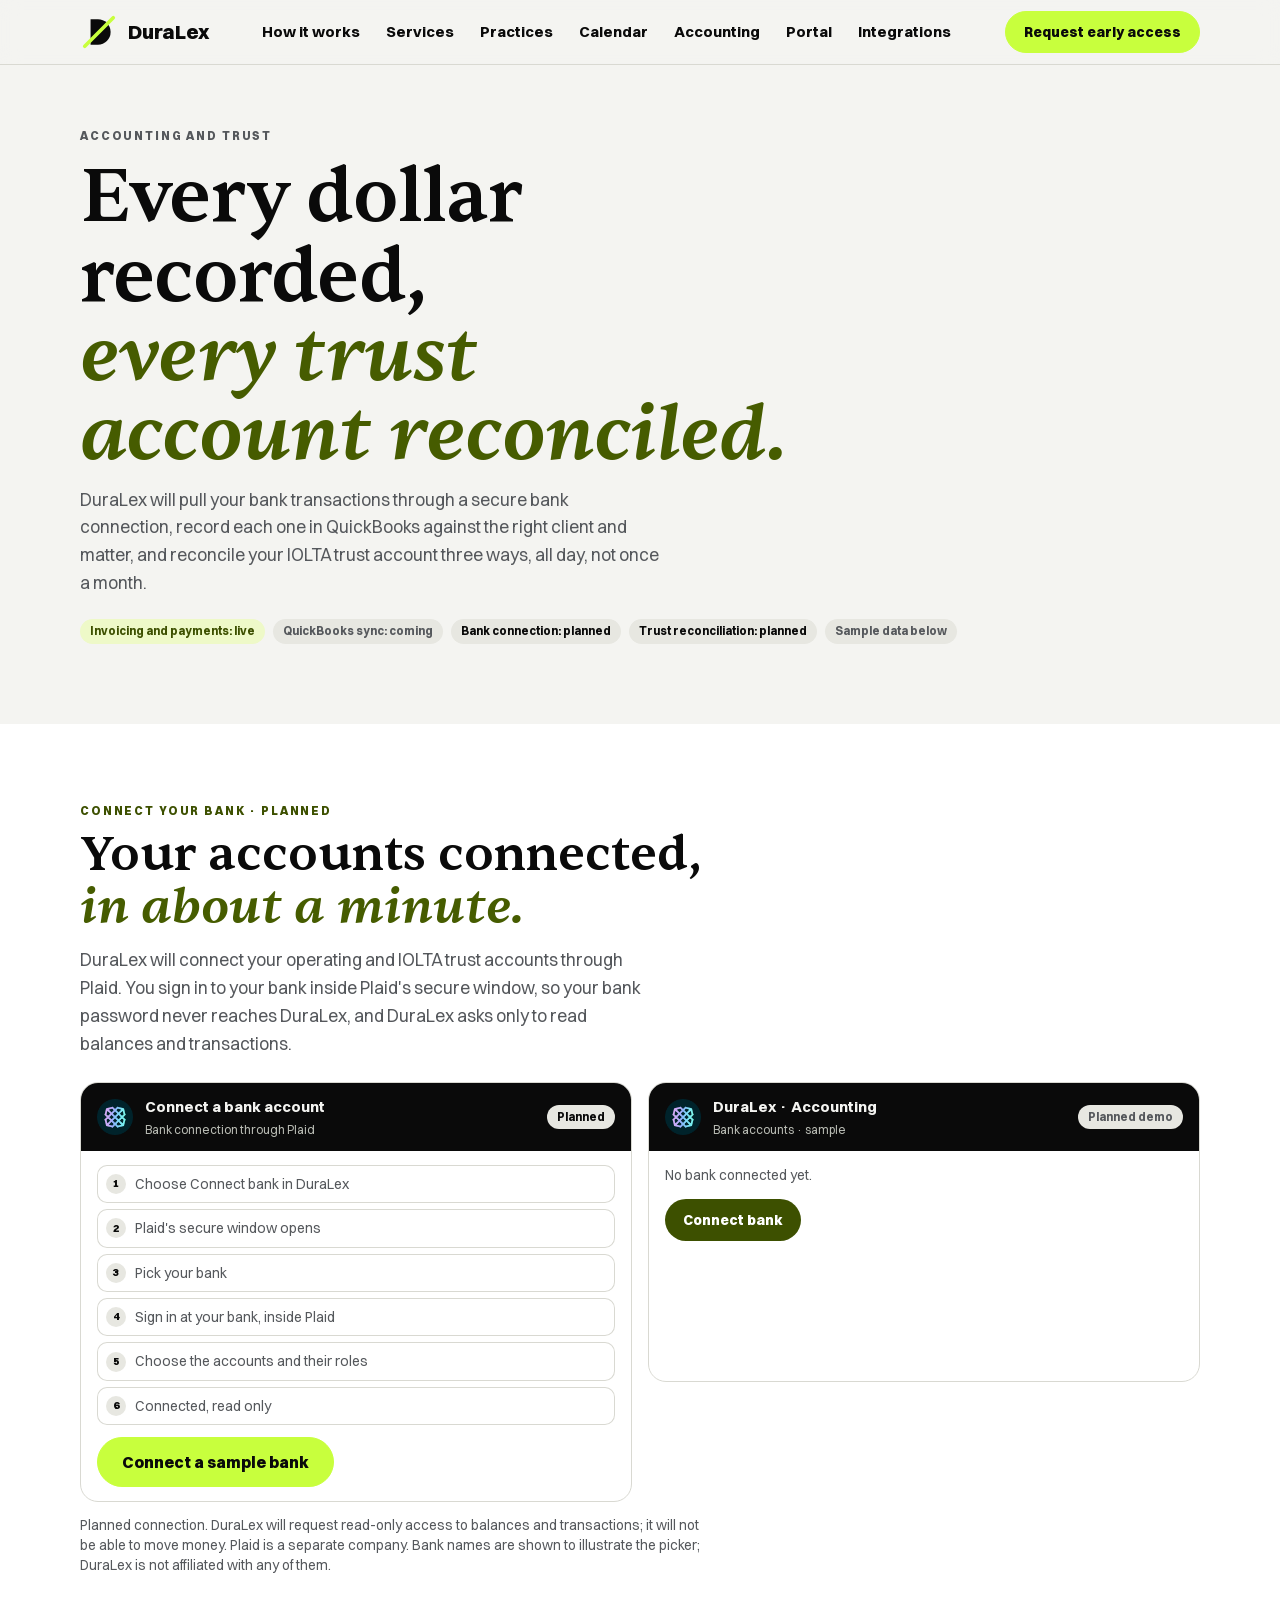
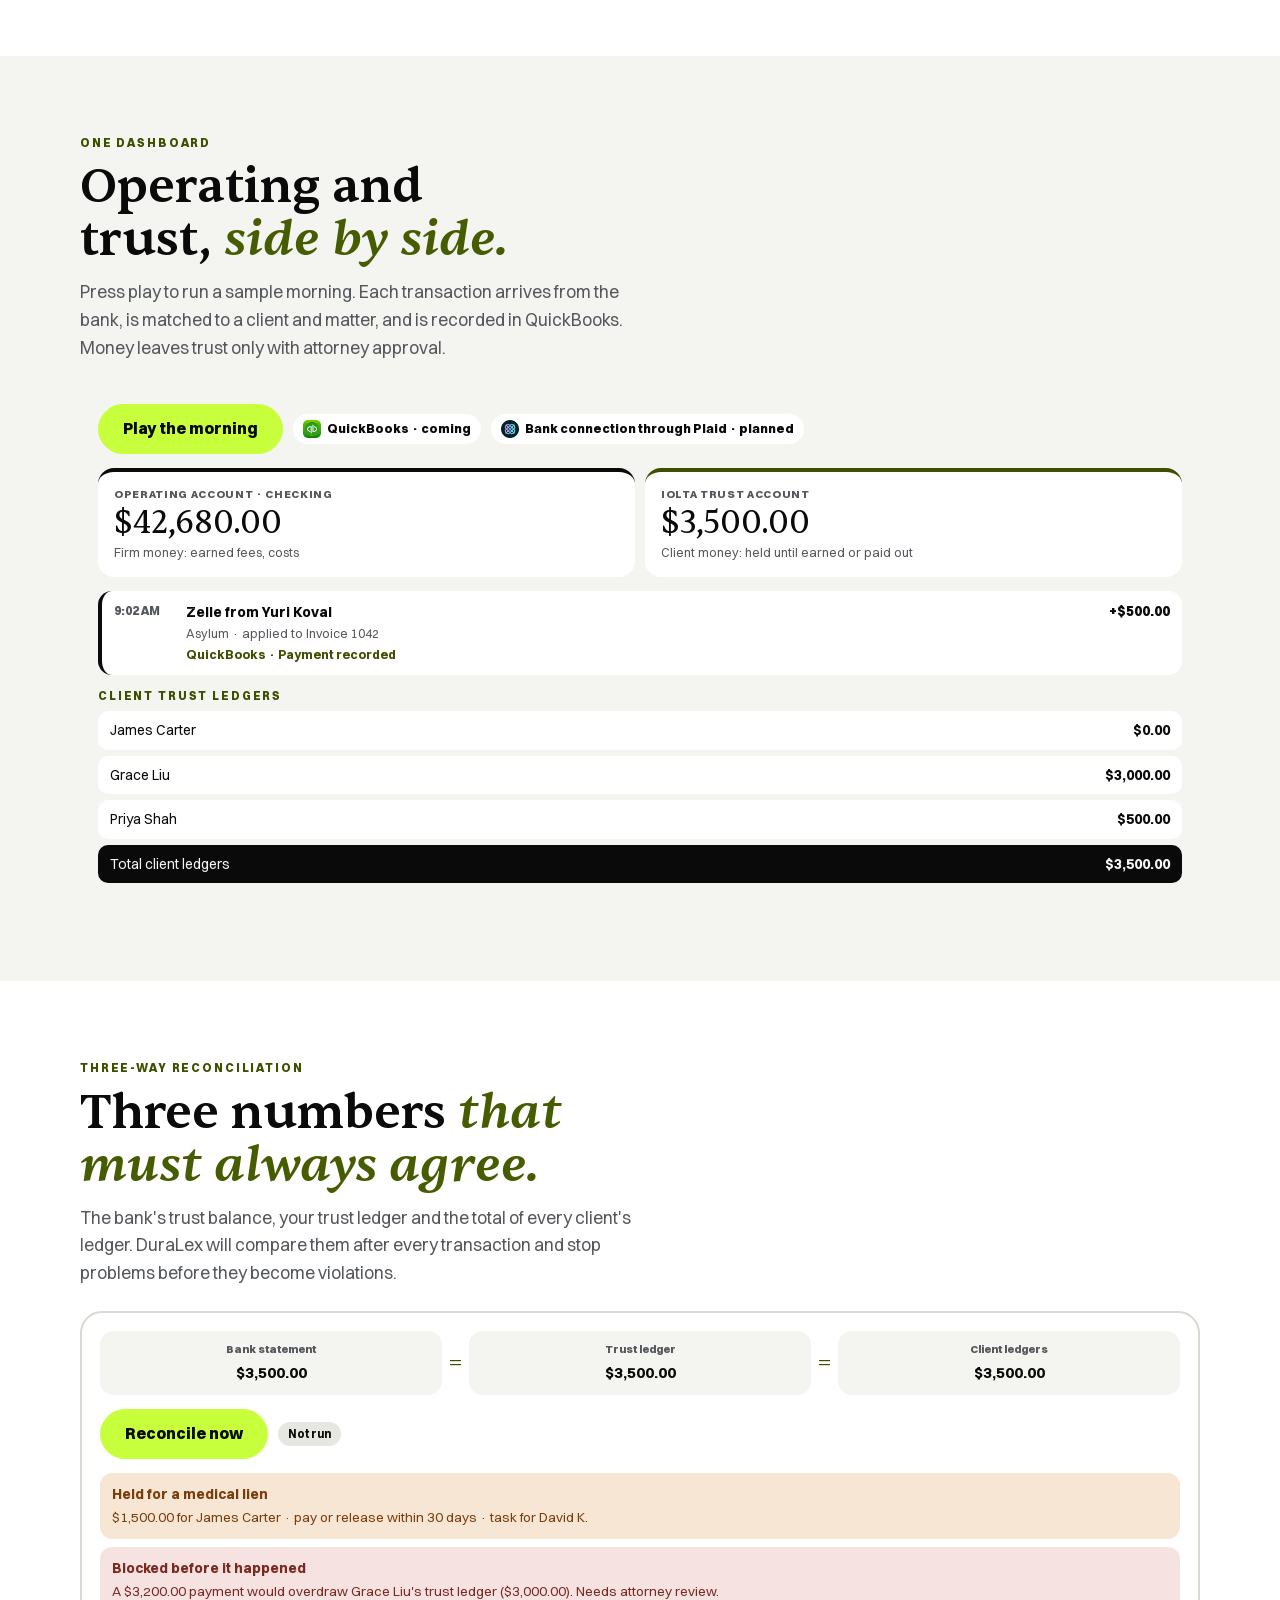
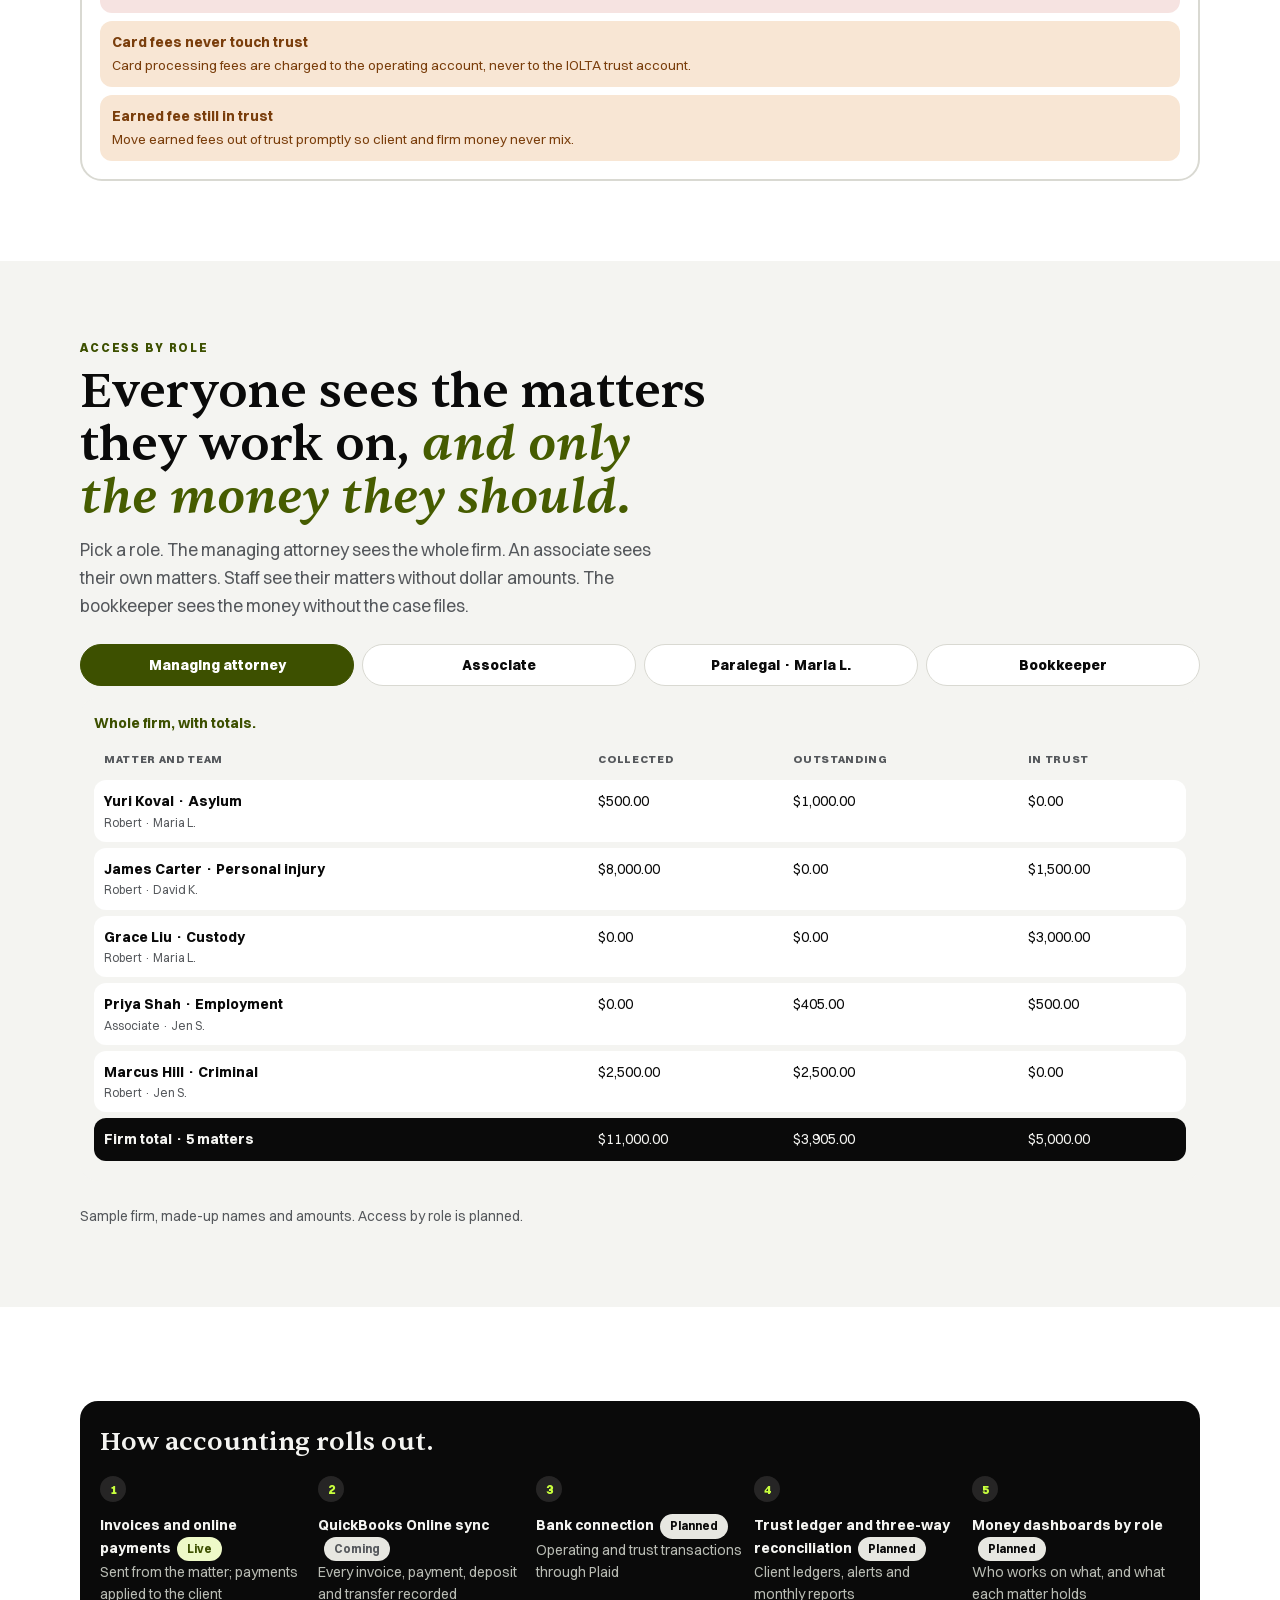
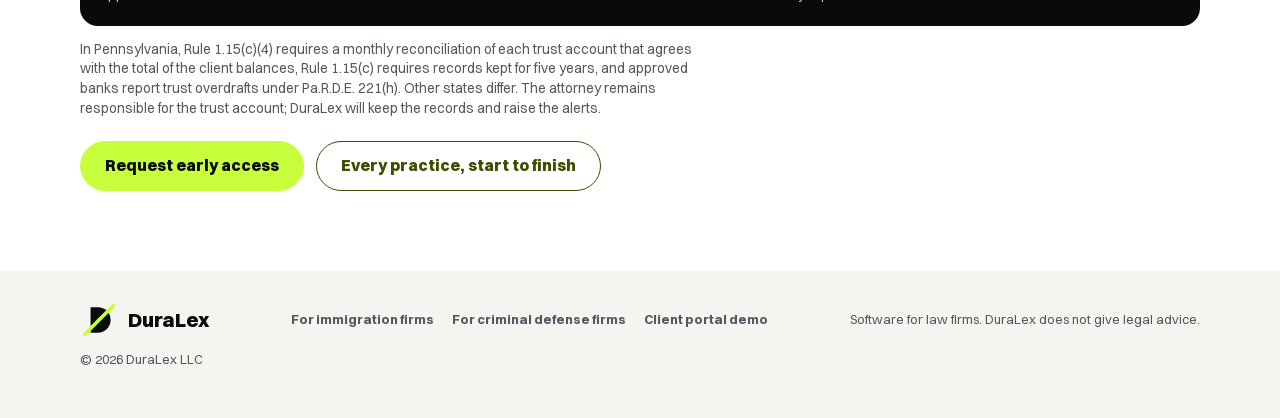
<file: accounting/index.html>
<!doctype html>
<html lang="en">
<head>
<meta charset="utf-8">
<meta name="viewport" content="width=device-width, initial-scale=1, viewport-fit=cover">
<title>Planned IOLTA 3-Way Reconciliation for Law Firms | DuraLex</title>
<meta name="description" content="Planned for DuraLex: bank transactions through a secure connection, every transaction in QuickBooks, three-way IOLTA reconciliation and dashboards by role.">
<link rel="canonical" href="https://duralex.law/accounting/">
<meta property="og:type" content="website">
<meta property="og:site_name" content="DuraLex">
<meta property="og:url" content="https://duralex.law/accounting/">
<meta property="og:title" content="Planned IOLTA 3-Way Reconciliation for Law Firms | DuraLex">
<meta property="og:description" content="Planned for DuraLex: bank transactions through a secure connection, every transaction in QuickBooks, three-way IOLTA reconciliation and dashboards by role.">
<meta property="og:image" content="https://duralex.law/assets/og.jpg">
<meta property="og:image:width" content="1200">
<meta property="og:image:height" content="630">
<meta property="og:image:alt" content="DuraLex: You practice law. DuraLex runs the practice.">
<meta name="twitter:card" content="summary_large_image">
<meta name="twitter:title" content="Planned IOLTA 3-Way Reconciliation for Law Firms | DuraLex">
<meta name="twitter:description" content="Planned for DuraLex: bank transactions through a secure connection, every transaction in QuickBooks, three-way IOLTA reconciliation and dashboards by role.">
<meta name="twitter:image" content="https://duralex.law/assets/og.jpg">
<meta name="twitter:image:alt" content="DuraLex: You practice law. DuraLex runs the practice.">
<script type="application/ld+json">{"@context":"https://schema.org","@type":"WebPage","@id":"https://duralex.law/accounting/#page","url":"https://duralex.law/accounting/","name":"Planned IOLTA 3-Way Reconciliation for Law Firms | DuraLex","description":"Planned for DuraLex: bank transactions through a secure connection, every transaction in QuickBooks, three-way IOLTA reconciliation and dashboards by role.","isPartOf":{"@id":"https://duralex.law/#site"},"about":{"@id":"https://duralex.law/#org"},"inLanguage":"en","breadcrumb":{"@type":"BreadcrumbList","itemListElement":[{"@type":"ListItem","position":1,"name":"DuraLex","item":"https://duralex.law/"},{"@type":"ListItem","position":2,"name":"Accounting and trust","item":"https://duralex.law/accounting/"}]}}</script>
<meta name="theme-color" content="#0A0A0A">
<meta name="referrer" content="strict-origin-when-cross-origin">
<meta http-equiv="Content-Security-Policy" content="default-src 'self'; base-uri 'self'; object-src 'none'; form-action 'self'; connect-src 'self' https://www.googletagmanager.com https://*.google-analytics.com https://*.google.com; img-src 'self' data: https://www.googletagmanager.com https://*.google-analytics.com; font-src 'self'; style-src 'self' 'unsafe-inline'; script-src 'self' https://www.googletagmanager.com 'sha256-qOhFsq0QMV2REqNwk5hGH5bZE9SkX6gt6yeyKdYPv+U=' 'sha256-7/2t0982/YbFuVNEQ2gChACZA30dqyu/bs1uIUb/w54='">
<script async src="https://www.googletagmanager.com/gtag/js?id=G-MRZN1ZN2RH"></script>
<script src="/assets/analytics.js"></script>
<link rel="icon" href="/icons/favicon.ico" sizes="48x48">
<link rel="icon" type="image/svg+xml" href="/icons/duralex-mark.svg">
<link rel="manifest" href="/manifest.webmanifest">
<link rel="apple-touch-icon" href="/icons/apple-touch-icon.png">
<link rel="stylesheet" href="/site.css">
<link rel="preload" href="/assets/fonts/Sentient-Variable.woff2" as="font" type="font/woff2" crossorigin>
<link rel="stylesheet" href="/accounting/accounting.css">
<script>document.documentElement.classList.add("js")</script>
</head>
<body>
<a class="skip" href="#top">Skip to content</a>
<header class="nav">
  <div class="wrap">
    <a class="brand" href="/"><svg class="logo" aria-hidden="true" xmlns="http://www.w3.org/2000/svg" viewBox="0 0 72 72"><path d="M20 12h14a24 24 0 0 1 0 48H20z" fill="currentColor"/><path d="M9 63L63 9" stroke="#C8FF3D" stroke-width="7" stroke-linecap="round" fill="none"/></svg><b>DuraLex</b></a>
    <nav class="links" aria-label="Main"><a href="/#how">How it works</a><a href="/#services">Services</a><a href="/practices/">Practices</a><a href="/calendar/">Calendar</a><a href="/accounting/" aria-current="page">Accounting</a><a href="/portal/">Portal</a><a href="/#integrations">Integrations</a></nav>
    <a class="btn solid" href="/#access">Request early access</a>
    <button class="menubtn" type="button" id="openMenu" aria-label="Open menu" aria-expanded="false" aria-controls="drawer"><svg width="20" height="20" viewBox="0 0 24 24" fill="none" stroke="currentColor" stroke-width="1.8" stroke-linecap="round" stroke-linejoin="round" aria-hidden="true"><path d="M4 5h16"/> <path d="M4 12h16"/> <path d="M4 19h16"/></svg></button>
  </div>
</header>
<div class="drawer" id="drawer" hidden>
  <div style="display:flex;justify-content:space-between;align-items:center"><span class="brand" style="color:var(--ondark)"><svg class="logo" aria-hidden="true" xmlns="http://www.w3.org/2000/svg" viewBox="0 0 72 72"><path d="M20 12h14a24 24 0 0 1 0 48H20z" fill="currentColor"/><path d="M9 63L63 9" stroke="#C8FF3D" stroke-width="7" stroke-linecap="round" fill="none"/></svg><b>DuraLex</b></span><button class="menubtn" type="button" id="closeMenu" aria-label="Close menu" style="background:transparent;color:var(--ondark);border-color:rgba(243,241,236,.3)"><svg width="20" height="20" viewBox="0 0 24 24" fill="none" stroke="currentColor" stroke-width="1.8" stroke-linecap="round" stroke-linejoin="round" aria-hidden="true"><path d="M18 6 6 18"/> <path d="m6 6 12 12"/></svg></button></div>
  <nav aria-label="Menu"><a href="/#how">How it works</a><a href="/#services">Services</a><a href="/practices/">Practices</a><a href="/#why">Why DuraLex</a><a href="/calendar/">Calendar</a><a href="/accounting/" aria-current="page">Accounting</a><a href="/portal/">Client portal</a><a href="/#integrations">Integrations</a><a href="/#faq">Questions</a></nav>
  <a class="btn" href="/#access" style="background:var(--gold);border-color:var(--gold);color:var(--navy)">Request early access</a>
</div>

<main id="top">
<section class="hero">
  <div class="wrap">
    <div class="eyebrow" style="color:var(--muted)">Accounting and trust</div>
    <h1>Every dollar recorded, <em>every trust account reconciled.</em></h1>
    <p class="sub">DuraLex will pull your bank transactions through a secure bank connection, record each one in QuickBooks against the right client and matter, and reconcile your IOLTA trust account three ways, all day, not once a month.</p>
    <div class="stat-row"><span class="chip ok">Invoicing and payments: live</span><span class="chip soon">QuickBooks sync: coming</span><span class="chip">Bank connection: planned</span><span class="chip">Trust reconciliation: planned</span><span class="chip soon">Sample data below</span></div>
  </div>
</section>

<section class="white" id="connect">
  <div class="wrap">
    <div class="head reveal"><div class="eyebrow">Connect your bank · planned</div><h2 class="h2">Your accounts connected, <em>in about a minute.</em></h2><p class="sub">DuraLex will connect your operating and IOLTA trust accounts through Plaid. You sign in to your bank inside Plaid's secure window, so your bank password never reaches DuraLex, and DuraLex asks only to read balances and transactions.</p></div>
    <div class="win-grid">
      <div class="win reveal" id="wPlaid">
        <div class="wbar"><img src="/icons/plaid.png" alt="Plaid" width="36" height="36"><div><b>Connect a bank account</b><small>Bank connection through Plaid</small></div><span class="chip">Planned</span></div>
        <div class="wbody">
          <ol class="wsteps"><li>Choose Connect bank in DuraLex</li><li>Plaid's secure window opens</li><li>Pick your bank</li><li>Sign in at your bank, inside Plaid</li><li>Choose the accounts and their roles</li><li>Connected, read only</li></ol>
          <div class="wfoot"><button class="btn solid play" type="button" id="plaidPlay">Connect a sample bank</button><span class="wst" role="status" aria-live="polite"></span></div>
        </div>
      </div>
      <div class="win reveal" id="wPlaidScreen" aria-live="polite">
        <div class="wbar"><img src="/icons/plaid.png" alt="" width="36" height="36"><div><b id="psTitle">DuraLex · Accounting</b><small id="psSub">Sample screen</small></div><span class="chip soon">Planned demo</span></div>
        <div class="wbody" id="psBody"></div>
      </div>
    </div>
    <p class="fine">Planned connection. DuraLex will request read-only access to balances and transactions; it will not be able to move money. Plaid is a separate company. Bank names are shown to illustrate the picker; DuraLex is not affiliated with any of them.</p>
  </div>
</section>

<section id="dashboard">
  <div class="wrap">
    <div class="head reveal"><div class="eyebrow">One dashboard</div><h2 class="h2">Operating and trust, <em>side by side.</em></h2><p class="sub">Press play to run a sample morning. Each transaction arrives from the bank, is matched to a client and matter, and is recorded in QuickBooks. Money leaves trust only with attorney approval.</p></div>
    <div class="dash reveal" id="dash">
      <div class="dtop"><button class="btn solid play" type="button" id="dPlay">Play the morning</button><span class="dsrc"><img src="/icons/quickbooks.png" alt="" width="22" height="22">QuickBooks · coming</span><span class="dsrc"><img src="/icons/plaid.png" alt="" width="22" height="22">Bank connection through Plaid · planned</span></div>
      <div class="accts">
        <div class="acct"><small>Operating account · checking</small><strong id="bOp">$42,180.00</strong><span>Firm money: earned fees, costs</span></div>
        <div class="acct tr"><small>IOLTA trust account</small><strong id="bTr">$3,500.00</strong><span>Client money: held until earned or paid out</span></div>
      </div>
      <ol class="feed" id="feed" aria-live="polite"></ol>
      <div class="ledgers"><div class="eyebrow">Client trust ledgers</div><div class="lg" id="lg"></div></div>
    </div>
  </div>
</section>

<section class="white" id="reconcile">
  <div class="wrap">
    <div class="head reveal"><div class="eyebrow">Three-way reconciliation</div><h2 class="h2">Three numbers <em>that must always agree.</em></h2><p class="sub">The bank's trust balance, your trust ledger and the total of every client's ledger. DuraLex will compare them after every transaction and stop problems before they become violations.</p></div>
    <div class="rec reveal" id="rec">
      <div class="r3"><div class="rv"><small>Bank statement</small><b id="r1">$3,500.00</b></div><span class="eq">=</span><div class="rv"><small>Trust ledger</small><b id="r2">$3,500.00</b></div><span class="eq">=</span><div class="rv"><small>Client ledgers</small><b id="r3">$3,500.00</b></div></div>
      <div class="rbar"><button class="btn solid play" type="button" id="rRun">Reconcile now</button><span class="chip" id="rSt" role="status" aria-live="polite">Not run</span></div>
      <ul class="alerts">
        <li class="al-w"><b>Held for a medical lien</b><span>$1,500.00 for James Carter · pay or release within 30 days · task for David K.</span></li>
        <li class="al-x"><b>Blocked before it happened</b><span>A $3,200.00 payment would overdraw Grace Liu's trust ledger ($3,000.00). Needs attorney review.</span></li>
        <li class="al-w"><b>Card fees never touch trust</b><span>Card processing fees are charged to the operating account, never to the IOLTA trust account.</span></li>
        <li class="al-w"><b>Earned fee still in trust</b><span>Move earned fees out of trust promptly so client and firm money never mix.</span></li>
      </ul>
    </div>
  </div>
</section>

<section id="access">
  <div class="wrap">
    <div class="head reveal"><div class="eyebrow">Access by role</div><h2 class="h2">Everyone sees the matters they work on, <em>and only the money they should.</em></h2><p class="sub">Pick a role. The managing attorney sees the whole firm. An associate sees their own matters. Staff see their matters without dollar amounts. The bookkeeper sees the money without the case files.</p></div>
    <div class="roles reveal">
      <div class="rtabs" role="group" aria-label="View as" id="rtabs"></div>
      <div class="rtable" id="rtable" aria-live="polite"></div>
      <p class="fine">Sample firm, made-up names and amounts. Access by role is planned.</p>
    </div>
  </div>
</section>

<section class="white" id="rules">
  <div class="wrap">
    <div class="road reveal">
      <h3>How accounting rolls out.</h3>
      <ol>
        <li><span><b>Invoices and online payments</b><span class="chip ok">Live</span><br>Sent from the matter; payments applied to the client</span></li>
        <li><span><b>QuickBooks Online sync</b><span class="chip soon">Coming</span><br>Every invoice, payment, deposit and transfer recorded</span></li>
        <li><span><b>Bank connection</b><span class="chip">Planned</span><br>Operating and trust transactions through Plaid</span></li>
        <li><span><b>Trust ledger and three-way reconciliation</b><span class="chip">Planned</span><br>Client ledgers, alerts and monthly reports</span></li>
        <li><span><b>Money dashboards by role</b><span class="chip">Planned</span><br>Who works on what, and what each matter holds</span></li>
      </ol>
    </div>
    <p class="fine" id="rulesNote">In Pennsylvania, Rule 1.15(c)(4) requires a monthly reconciliation of each trust account that agrees with the total of the client balances, Rule 1.15(c) requires records kept for five years, and approved banks report trust overdrafts under Pa.R.D.E. 221(h). Other states differ. The attorney remains responsible for the trust account; DuraLex will keep the records and raise the alerts.</p>
    <div class="ctas" style="margin-top:22px"><a class="btn solid" href="/#access">Request early access</a><a class="btn line" href="/practices/">Every practice, start to finish</a></div>
  </div>
</section>
</main>

<footer><div class="wrap"><a class="brand" href="/"><svg class="logo" aria-hidden="true" xmlns="http://www.w3.org/2000/svg" viewBox="0 0 72 72"><path d="M20 12h14a24 24 0 0 1 0 48H20z" fill="currentColor"/><path d="M9 63L63 9" stroke="#C8FF3D" stroke-width="7" stroke-linecap="round" fill="none"/></svg><b>DuraLex</b></a><nav class="fnav" aria-label="Solutions"><a href="/immigration/">For immigration firms</a><a href="/criminal-defense/">For criminal defense firms</a><a href="/portal-demo/">Client portal demo</a></nav><span>Software for law firms. DuraLex does not give legal advice.</span><span>© 2026 DuraLex LLC</span></div></footer>

<script>
(function(){
  var reduce=matchMedia('(prefers-reduced-motion: reduce)').matches;
  var d=document.getElementById('drawer'),o=document.getElementById('openMenu'),c=document.getElementById('closeMenu');
  function closeMenu(){d.hidden=true;o.setAttribute('aria-expanded','false');o.focus()}
  o.onclick=function(){d.hidden=false;o.setAttribute('aria-expanded','true');c.focus()};c.onclick=closeMenu;
  d.querySelectorAll('a').forEach(function(a){a.addEventListener('click',function(){d.hidden=true;o.setAttribute('aria-expanded','false')})});
  document.addEventListener('keydown',function(e){if(e.key==='Escape'&&!d.hidden)closeMenu()});
  var rv=[].slice.call(document.querySelectorAll('.reveal'));
  if(innerWidth>=760)rv.forEach(function(e){var p=e.parentElement;if(!p)return;var w=e.closest('.wrap')||p,pr=w.getBoundingClientRect(),r=e.getBoundingClientRect();if(r.width<pr.width*.8){e.style.setProperty('--rx',(r.left+r.width/2<pr.left+pr.width/2?-24:24)+'px');e.style.setProperty('--ry','0px')}var i=[].indexOf.call(p.children,e);if(!e.style.getPropertyValue('--d'))e.style.setProperty('--d',Math.min(Math.max(i,0),4)*.07+'s')});
  if(reduce||!('IntersectionObserver' in window)){rv.forEach(function(e){e.classList.add('in')})}
  else{var io=new IntersectionObserver(function(es){es.forEach(function(e){if(e.isIntersecting){e.target.classList.add('in');io.unobserve(e.target)}})},{rootMargin:'0px 0px -6% 0px',threshold:.1});rv.forEach(function(e){io.observe(e)})}




  function runWin(w,opts){var lis=[].slice.call(w.querySelectorAll('.wsteps li')),res=w.querySelector('.wres'),st=w.querySelector('.wst'),tm=w._t||[];tm.forEach(clearTimeout);w._t=[];
    lis.forEach(function(li){li.classList.remove('on','done')});if(res)res.classList.remove('show');if(opts.reset)opts.reset();
    function step(i){lis.forEach(function(li,j){li.classList.toggle('done',j<i);li.classList.toggle('on',j===i)});if(opts.onStep)opts.onStep(i);st.textContent=lis[i]?lis[i].textContent:''}
    function fin(){lis.forEach(function(li){li.classList.remove('on');li.classList.add('done')});if(res)res.classList.add('show');if(opts.onStep)opts.onStep(lis.length);if(opts.done)opts.done();st.textContent=opts.msg}
    if(reduce){fin();return}
    lis.forEach(function(li,i){w._t.push(setTimeout(function(){step(i)},300+i*(opts.gap||1000)))});w._t.push(setTimeout(fin,300+lis.length*(opts.gap||1000)))}
  var PS=[
    ['DuraLex · Accounting','Bank accounts','<p class="wnote">No bank connected yet.</p><span class="fake-btn" aria-hidden="true">Connect bank</span>'],
    ['Plaid','Secure bank connection','<p><b>Planned connection through Plaid.</b></p><ul class="pl"><li>You sign in at your bank inside this window. DuraLex never sees your bank password.</li><li>Read only: balances and transactions.</li><li>You can disconnect at any time.</li></ul>'],
    ['Plaid','Select your bank','<div class="pbanks"><span class="pb sel">PNC Bank</span><span class="pb">Chase</span><span class="pb">Bank of America</span><span class="pb">Wells Fargo</span><span class="pb">Citi</span><span class="pb">TD Bank</span><span class="pb">Truist</span><span class="pb">U.S. Bank</span><span class="pb">Capital One</span><span class="pb">Citizens</span><span class="pb">M&amp;T Bank</span><span class="pb">Santander</span><span class="pb">KeyBank</span><span class="pb">Fifth Third</span><span class="pb">Huntington</span><span class="pb">Navy Federal</span></div><p class="wnote">Plus a search across the other 12,000 institutions Plaid connects to, including local banks and credit unions.</p>'],
    ['PNC Bank · sample','Sign in, through Plaid','<p class="wnote"><b>Illustrative sample, not a PNC sign-in.</b> Nothing here is typed or sent.</p><div class="pf"><span>User ID</span><b>••••••••</b></div><div class="pf"><span>Password</span><b>••••••••••</b></div><p class="wnote">Entered at your bank through Plaid. DuraLex never receives it.</p>'],
    ['Plaid','Choose accounts','<div class="pacct on"><b>Operating checking ••4821</b><span>Role: Operating</span></div><div class="pacct on"><b>IOLTA trust ••7730</b><span>Role: Trust (IOLTA)</span></div><div class="pacct"><b>Business savings ••1195</b><span>Not connected</span></div>'],
    ['DuraLex · Accounting','Demo complete','<p class="wok">Demo complete: 2 sample accounts would connect, read only</p><div class="pacct on"><b>Operating checking ••4821</b><span>Transactions would flow in</span></div><div class="pacct on"><b>IOLTA trust ••7730</b><span>Transactions would flow in and be reconciled after each one</span></div><a class="smp-more" href="#dashboard">See the transactions arrive ↓</a>']
  ];
  function ps(i){var s=PS[Math.min(i,PS.length-1)];document.getElementById('psTitle').textContent=s[0];document.getElementById('psSub').textContent=s[1]+' · sample';document.getElementById('psBody').innerHTML=s[2]}
  ps(0);
  document.getElementById('plaidPlay').onclick=function(){runWin(document.getElementById('wPlaid'),{gap:1300,onStep:function(i){ps(i)},reset:function(){ps(0)},msg:'Demo complete: sample operating and IOLTA trust accounts would connect, read only.'})};

  function money(v){return '$'+v.toLocaleString('en-US',{minimumFractionDigits:2,maximumFractionDigits:2})}
  function esc(x){return String(x).replace(/[&<>"]/g,function(c){return {'&':'&amp;','<':'&lt;','>':'&gt;','"':'&quot;'}[c]})}
  var TX=[
    {t:'9:02 AM',what:'Zelle from Yuri Koval',amt:500,acct:'op',m:'Asylum · applied to Invoice 1042',qb:'Payment recorded'},
    {t:'9:20 AM',what:'Settlement wire for James Carter',amt:24000,acct:'tr',m:'Personal injury · client trust ledger',qb:'Trust deposit recorded',led:['James Carter',24000]},
    {t:'10:05 AM',what:'Earned fee moved from trust',amt:8000,acct:'xfer',m:'Personal injury · settlement statement signed · attorney approved',qb:'Transfer recorded',led:['James Carter',-8000]},
    {t:'10:06 AM',what:'Check 1187 to James Carter',amt:-14500,acct:'tr',m:'Client share · attorney approved',qb:'Disbursement recorded',led:['James Carter',-14500]},
    {t:'11:40 AM',what:'Check 5520 · federal court filing fee',amt:-405,acct:'op',m:'Employment · cost advanced for Priya Shah',qb:'Expense recorded to the matter'}
  ];
  var START={op:42180,tr:3500,led:{'James Carter':0,'Grace Liu':3000,'Priya Shah':500}},st,dt=[];
  function paint(){document.getElementById('bOp').textContent=money(st.op);document.getElementById('bTr').textContent=money(st.tr);
    document.getElementById('lg').innerHTML=Object.keys(st.led).map(function(k){return '<div class="lgr"><span>'+esc(k)+'</span><b>'+money(st.led[k])+'</b></div>'}).join('')+'<div class="lgr tot"><span>Total client ledgers</span><b>'+money(ledSum())+'</b></div>';
    document.getElementById('r1').textContent=money(st.tr);document.getElementById('r2').textContent=money(st.tr);document.getElementById('r3').textContent=money(ledSum());var s=document.getElementById('rSt');if(s){s.textContent='Not run';s.className='chip'}document.getElementById('rec').classList.remove('ok')}
  function ledSum(){return Object.keys(st.led).reduce(function(s,k){return s+st.led[k]},0)}
  function reset(){dt.forEach(clearTimeout);dt=[];st={op:START.op,tr:START.tr,led:JSON.parse(JSON.stringify(START.led))};document.getElementById('feed').innerHTML='';paint()}
  function apply(x){if(x.acct==='op')st.op+=x.amt;else if(x.acct==='tr')st.tr+=x.amt;else{st.tr-=x.amt;st.op+=x.amt}if(x.led)st.led[x.led[0]]+=x.led[1];
    var li=document.createElement('li');li.className='fx '+(x.acct==='tr'?'ftr':x.acct==='xfer'?'fxf':'fop');
    var amt=x.acct==='xfer'?'Trust → Operating '+money(x.amt):(x.amt<0?'−'+money(-x.amt):'+'+money(x.amt));
    li.innerHTML='<span class="ft">'+x.t+'</span><div><b>'+esc(x.what)+'</b><span>'+esc(x.m)+'</span><span class="qb">QuickBooks · '+esc(x.qb)+'</span></div><span class="famt">'+amt+'</span>';
    document.getElementById('feed').appendChild(li);paint()}
  document.getElementById('dPlay').onclick=function(){reset();if(reduce){TX.forEach(apply);return}TX.forEach(function(x,i){dt.push(setTimeout(function(){apply(x)},500+i*1100))})};
  document.getElementById('rRun').onclick=function(){var s=document.getElementById('rSt');var fin=function(){var ok=Math.abs(st.tr-ledSum())<0.005;s.textContent=ok?'Reconciled · all three agree at '+money(st.tr):'Out of balance · review needed';s.className=ok?'chip ok':'chip';document.getElementById('rec').classList.toggle('ok',ok)};
    s.textContent='Comparing…';s.className='chip soon';document.getElementById('rec').classList.remove('ok');if(reduce)fin();else setTimeout(fin,1200)};
  var M=[
    {m:'Yuri Koval · Asylum',team:['Robert','Maria L.'],c:500,o:1000,t:0},
    {m:'James Carter · Personal injury',team:['Robert','David K.'],c:8000,o:0,t:1500},
    {m:'Grace Liu · Custody',team:['Robert','Maria L.'],c:0,o:0,t:3000},
    {m:'Priya Shah · Employment',team:['Associate','Jen S.'],c:0,o:405,t:500},
    {m:'Marcus Hill · Criminal',team:['Robert','Jen S.'],c:2500,o:2500,t:0}
  ];
  var R=[{k:'ma',l:'Managing attorney',who:null,money:true,note:'Whole firm, with totals.'},{k:'as',l:'Associate',who:'Associate',money:true,note:'Only the associate\'s own matters.'},{k:'pl',l:'Paralegal · Maria L.',who:'Maria L.',money:false,note:'Assigned matters only. Dollar amounts hidden.'},{k:'bk',l:'Bookkeeper',who:null,money:true,docs:false,note:'All money, no case files.'}];
  var rt=document.getElementById('rtabs');
  R.forEach(function(r,i){var b=document.createElement('button');b.type='button';b.textContent=r.l;b.setAttribute('aria-pressed',i?'false':'true');b.onclick=function(){role(i)};rt.appendChild(b)});
  function role(i){var r=R[i];[].forEach.call(rt.children,function(b,j){b.setAttribute('aria-pressed',j===i?'true':'false')});
    var rows=M.filter(function(x){return !r.who||x.team.indexOf(r.who)>=0});
    var cell=function(v){return r.money?money(v):'<span class="rs">Restricted</span>'};
    var tot=function(f){return rows.reduce(function(s,x){return s+x[f]},0)};
    var td=function(l,v){return '<td data-l="'+l+'">'+v+'</td>'};
    document.getElementById('rtable').innerHTML='<p class="rnote">'+esc(r.note)+(r.docs===false?' Case documents: no access.':'')+'</p><table class="rtbl"><caption class="srh">Matters visible to '+esc(r.l)+'</caption><thead><tr><th scope="col">Matter and team</th><th scope="col">Collected</th><th scope="col">Outstanding</th><th scope="col">In trust</th></tr></thead><tbody>'+rows.map(function(x){return '<tr><th scope="row"><b>'+esc(x.m)+'</b><small>'+esc(x.team.join(' · '))+'</small></th>'+td('Collected',cell(x.c))+td('Outstanding',cell(x.o))+td('In trust',cell(x.t))+'</tr>'}).join('')+'</tbody>'+(r.money&&!r.who?'<tfoot><tr><th scope="row"><b>Firm total · '+rows.length+' matters</b></th>'+td('Collected',money(tot('c')))+td('Outstanding',money(tot('o')))+td('In trust',money(tot('t')))+'</tr></tfoot>':'')+'</table>'}
  reset();role(0);
  var dash=document.getElementById('dash');
  if('IntersectionObserver' in window&&!reduce){var dio=new IntersectionObserver(function(es){if(es[0].isIntersecting){dio.disconnect();if(!document.getElementById('feed').children.length&&!dt.length)document.getElementById('dPlay').click()}},{threshold:.35});dio.observe(dash)}
})();
</script>
</body>
</html>
</file>
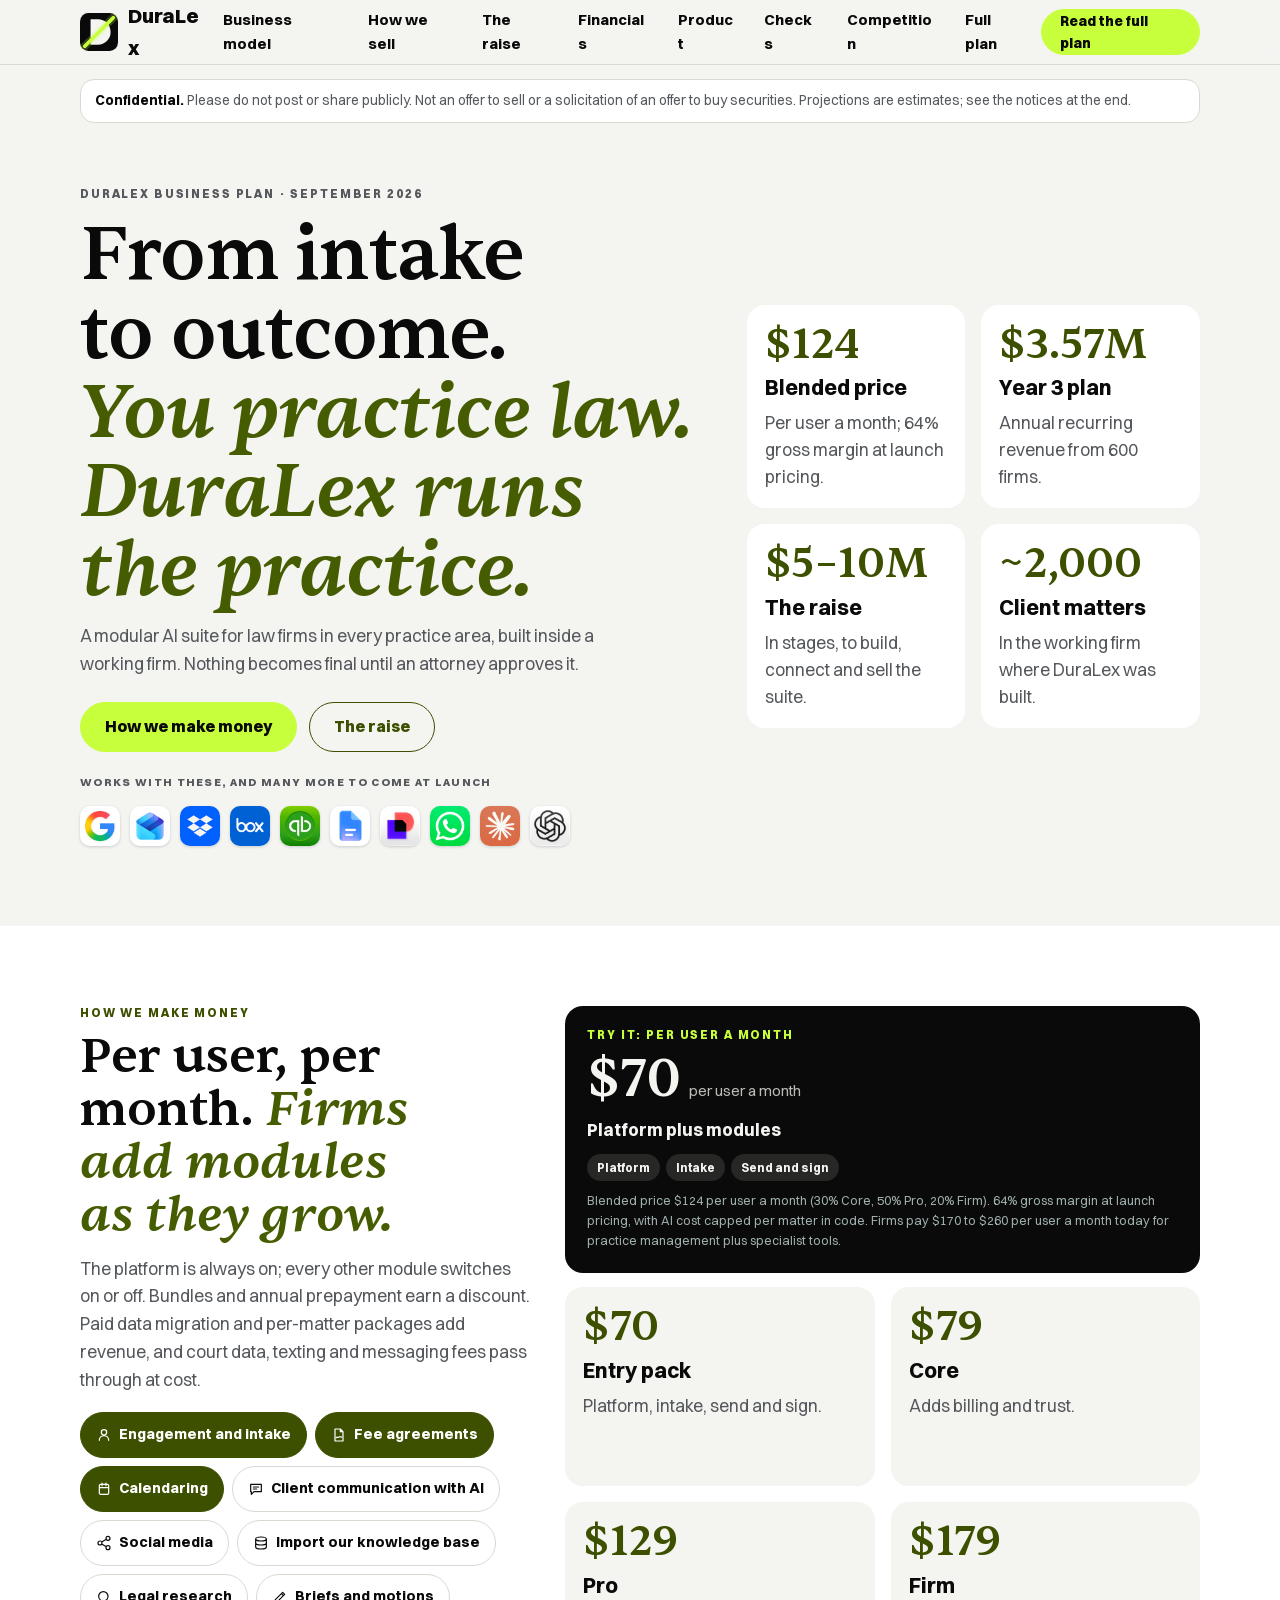
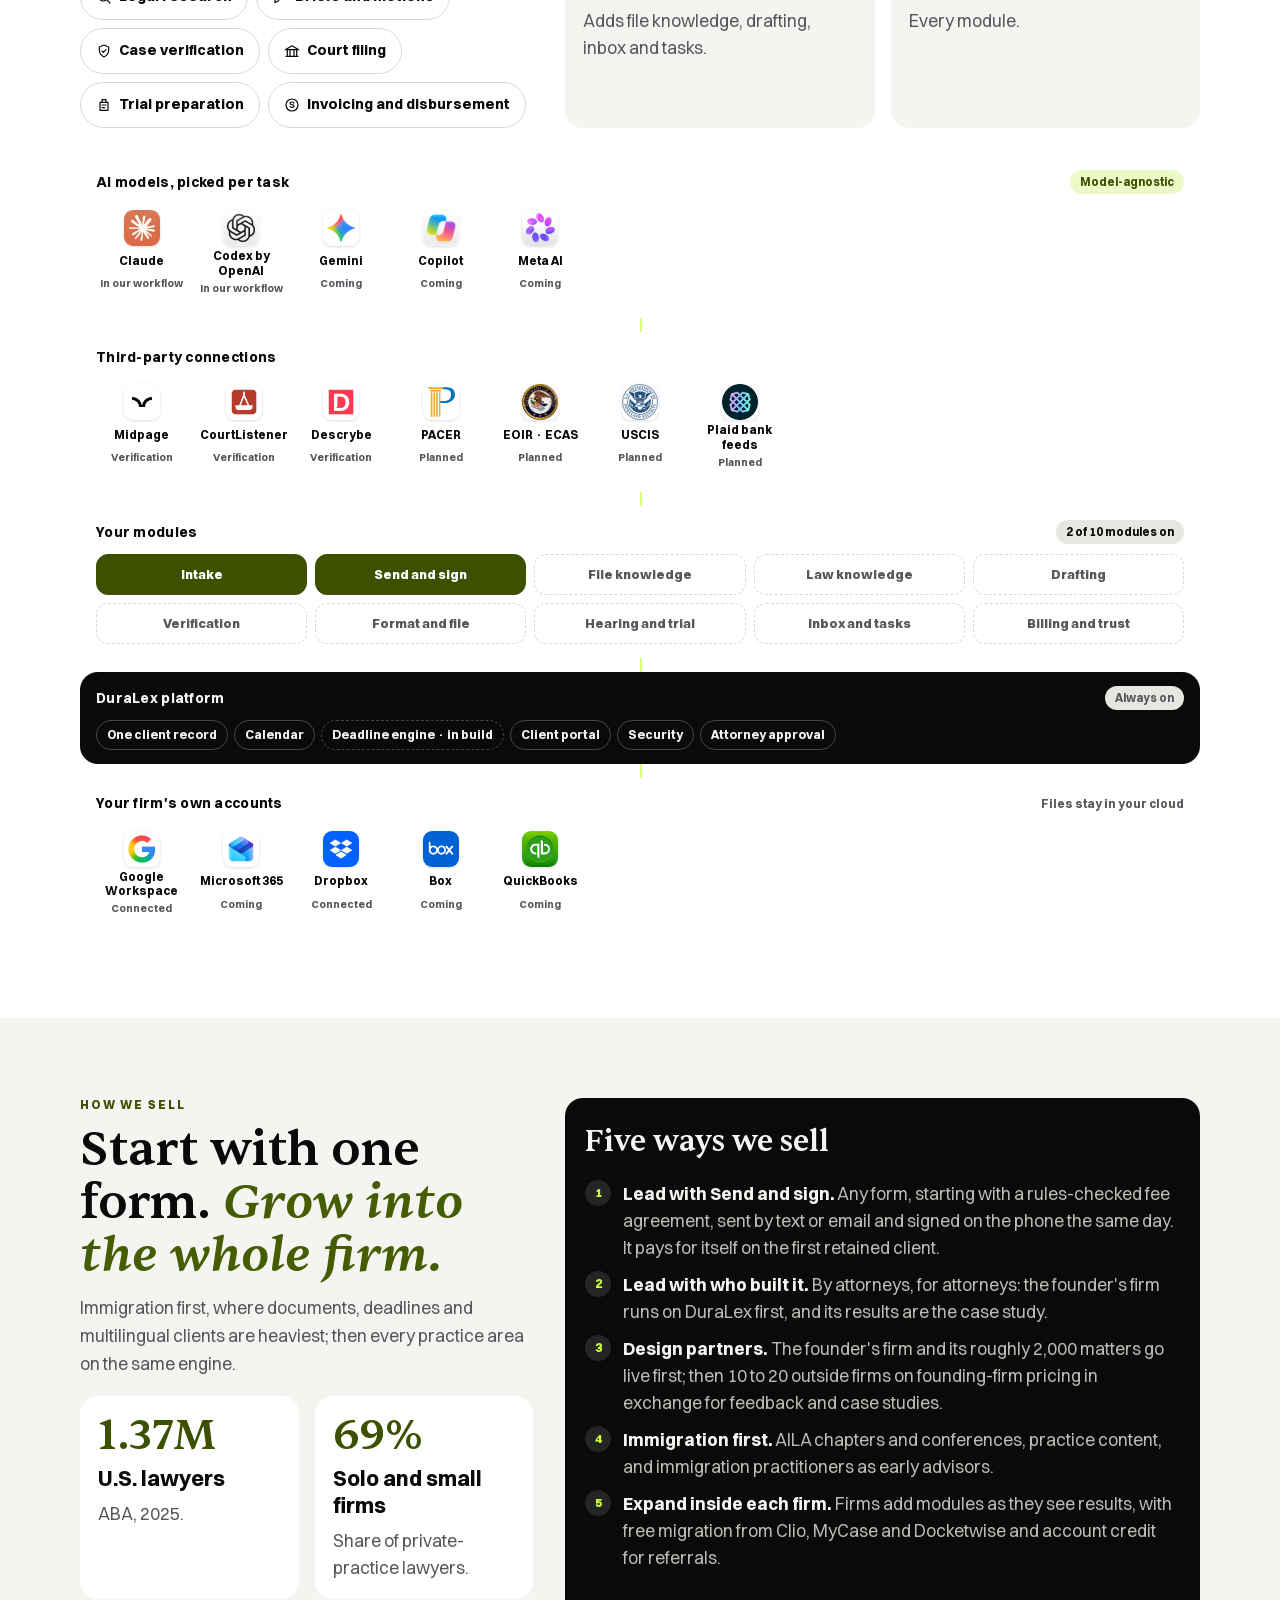
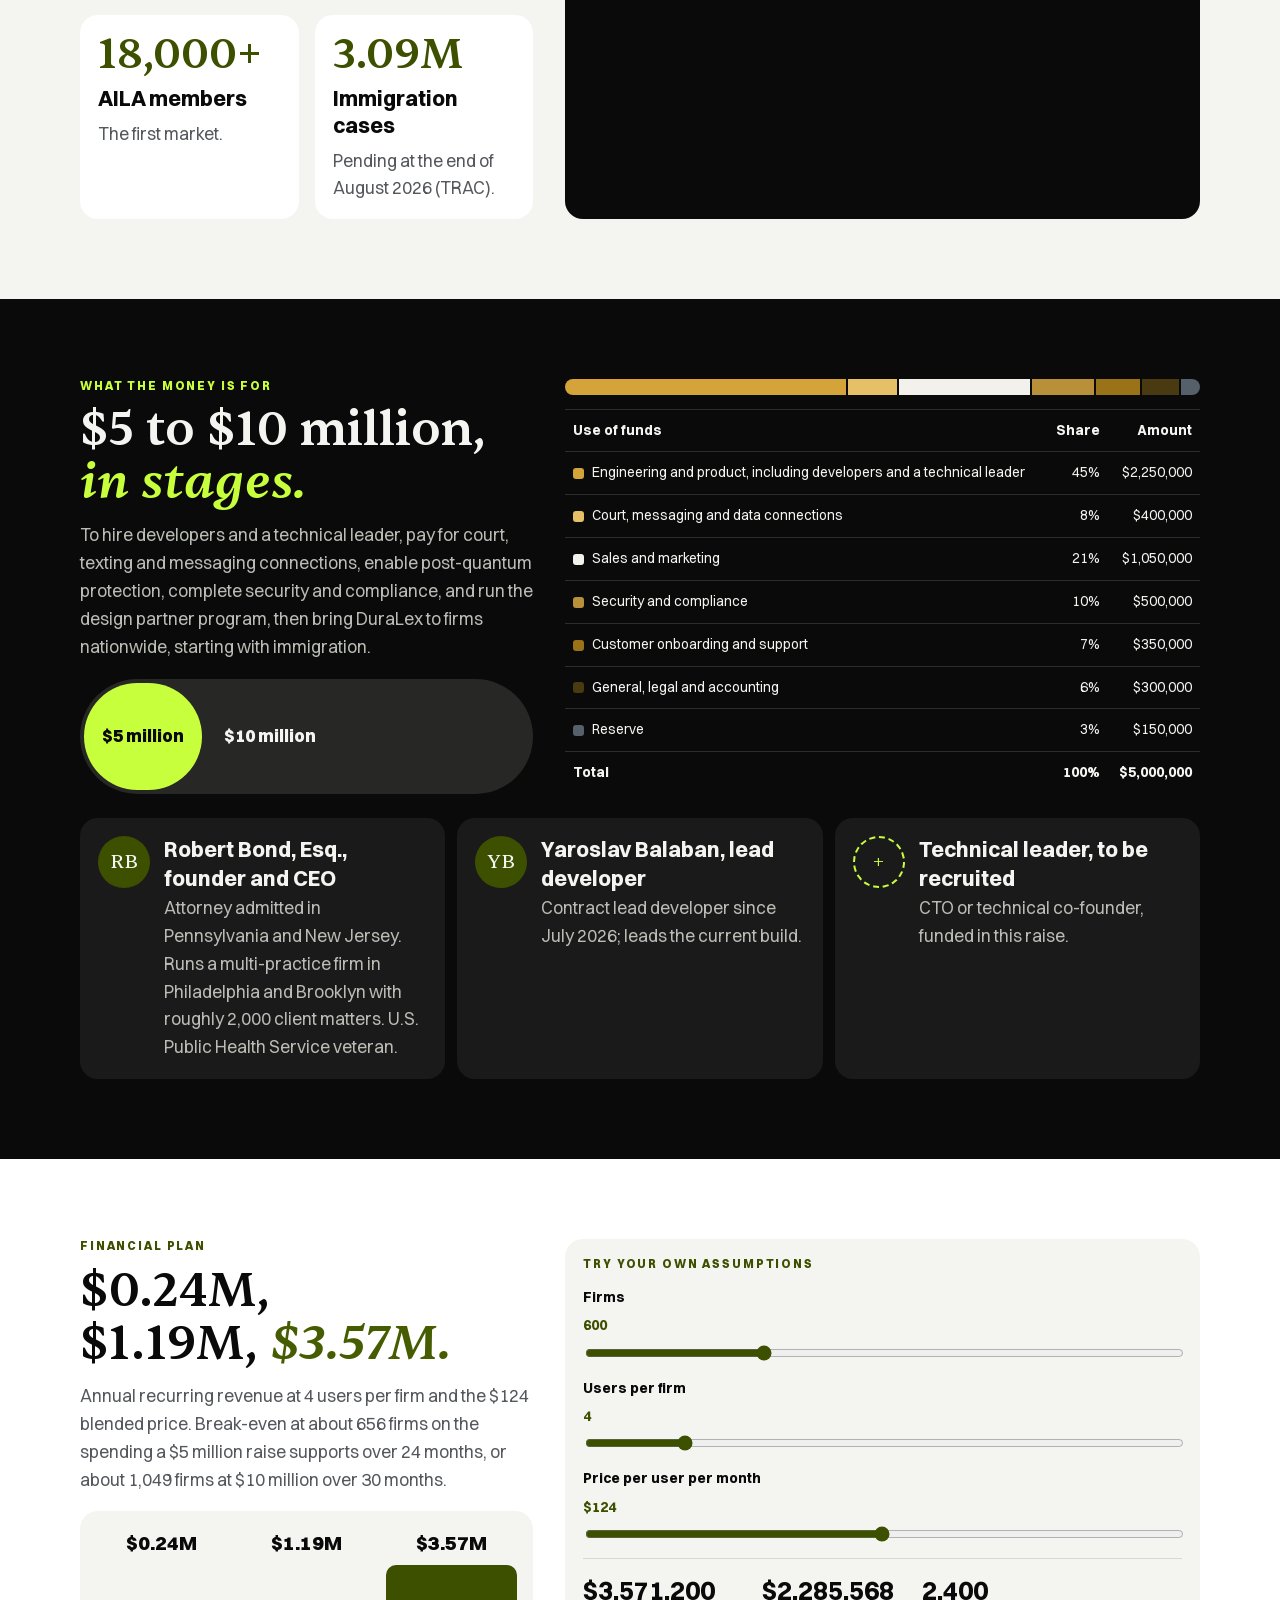
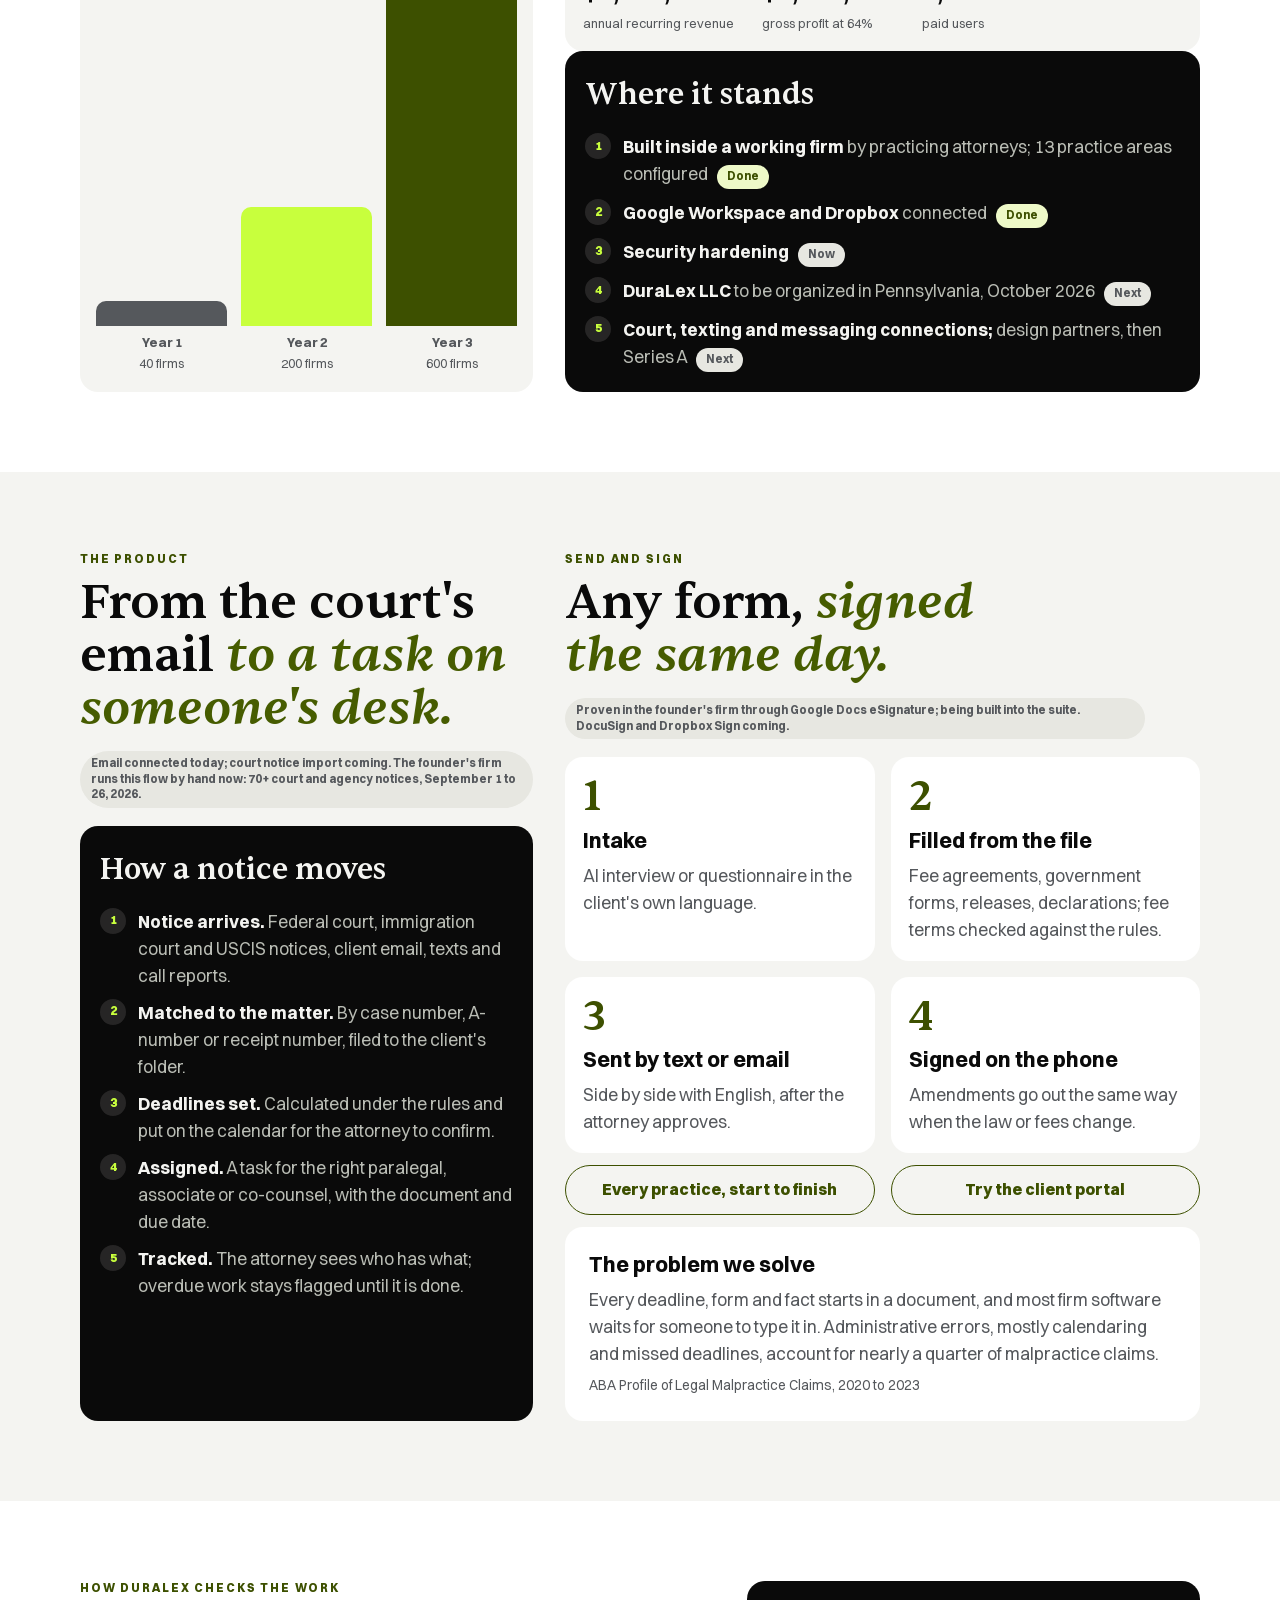
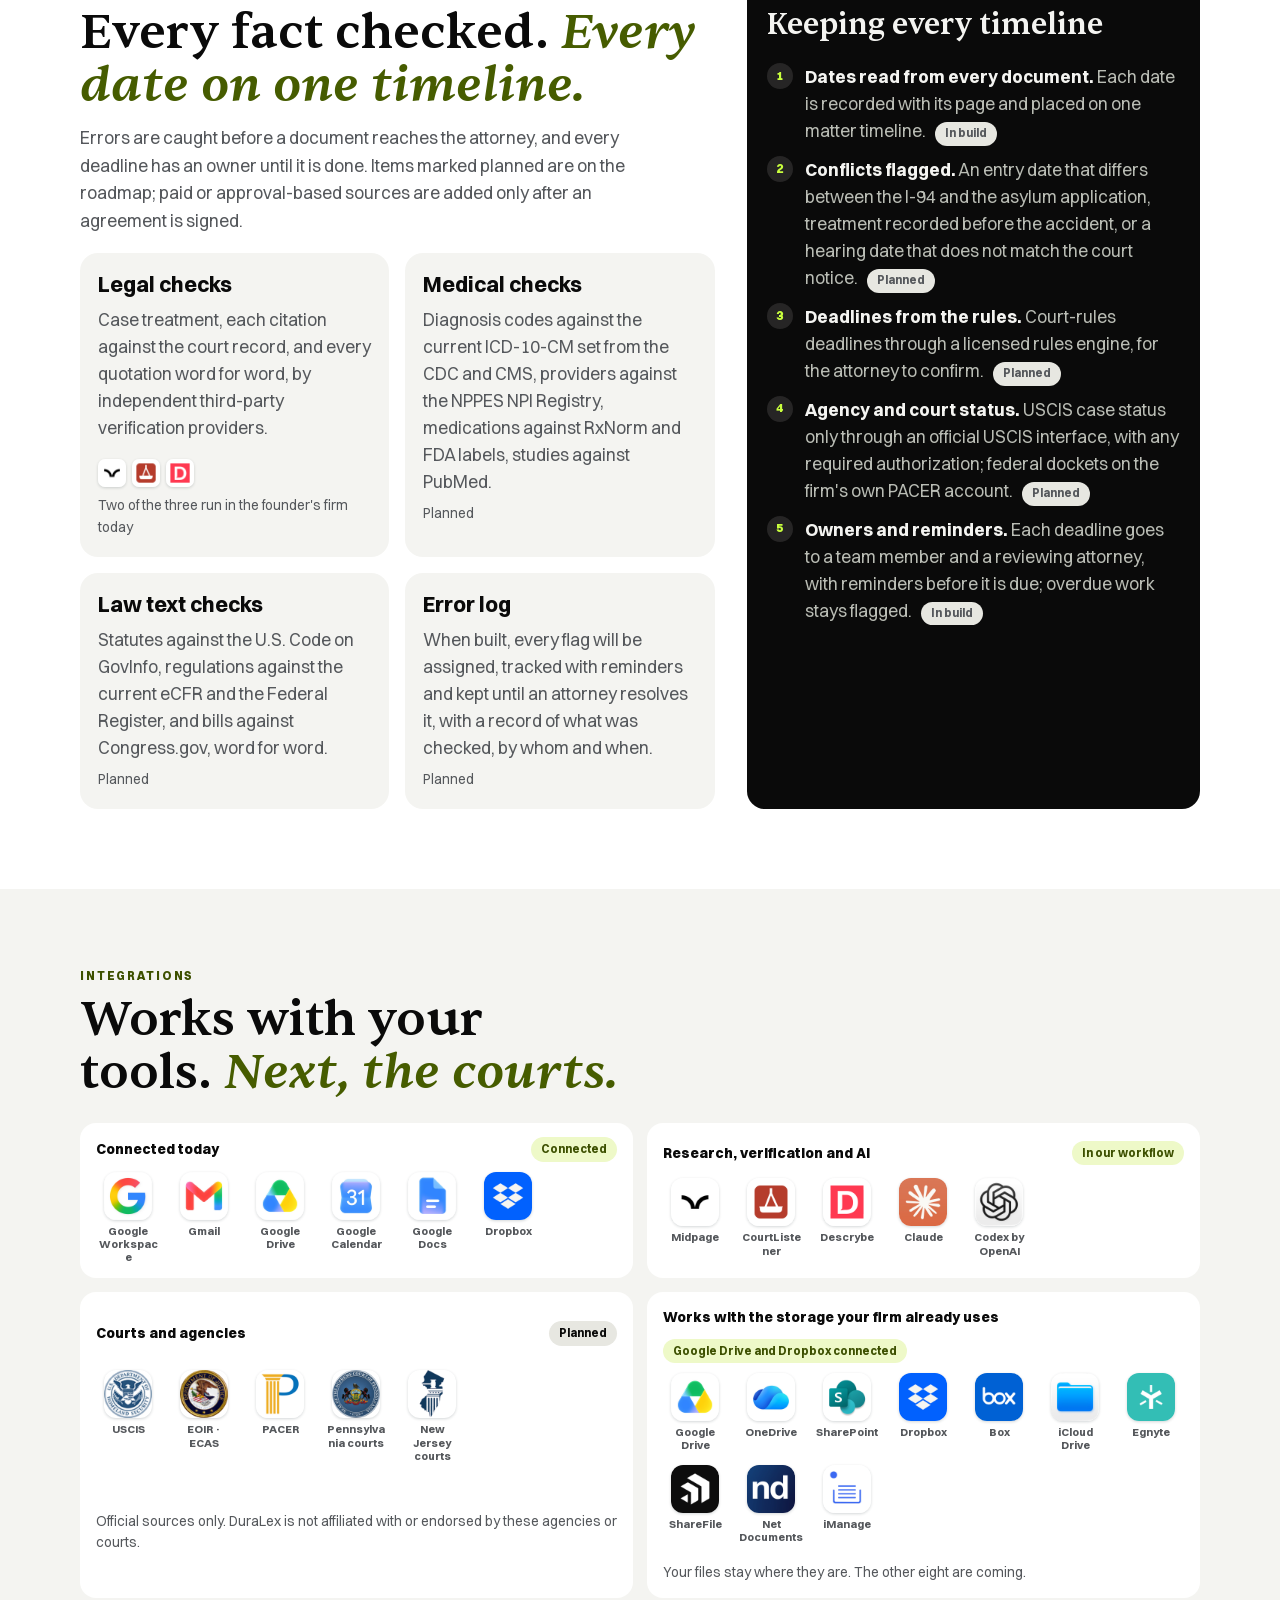
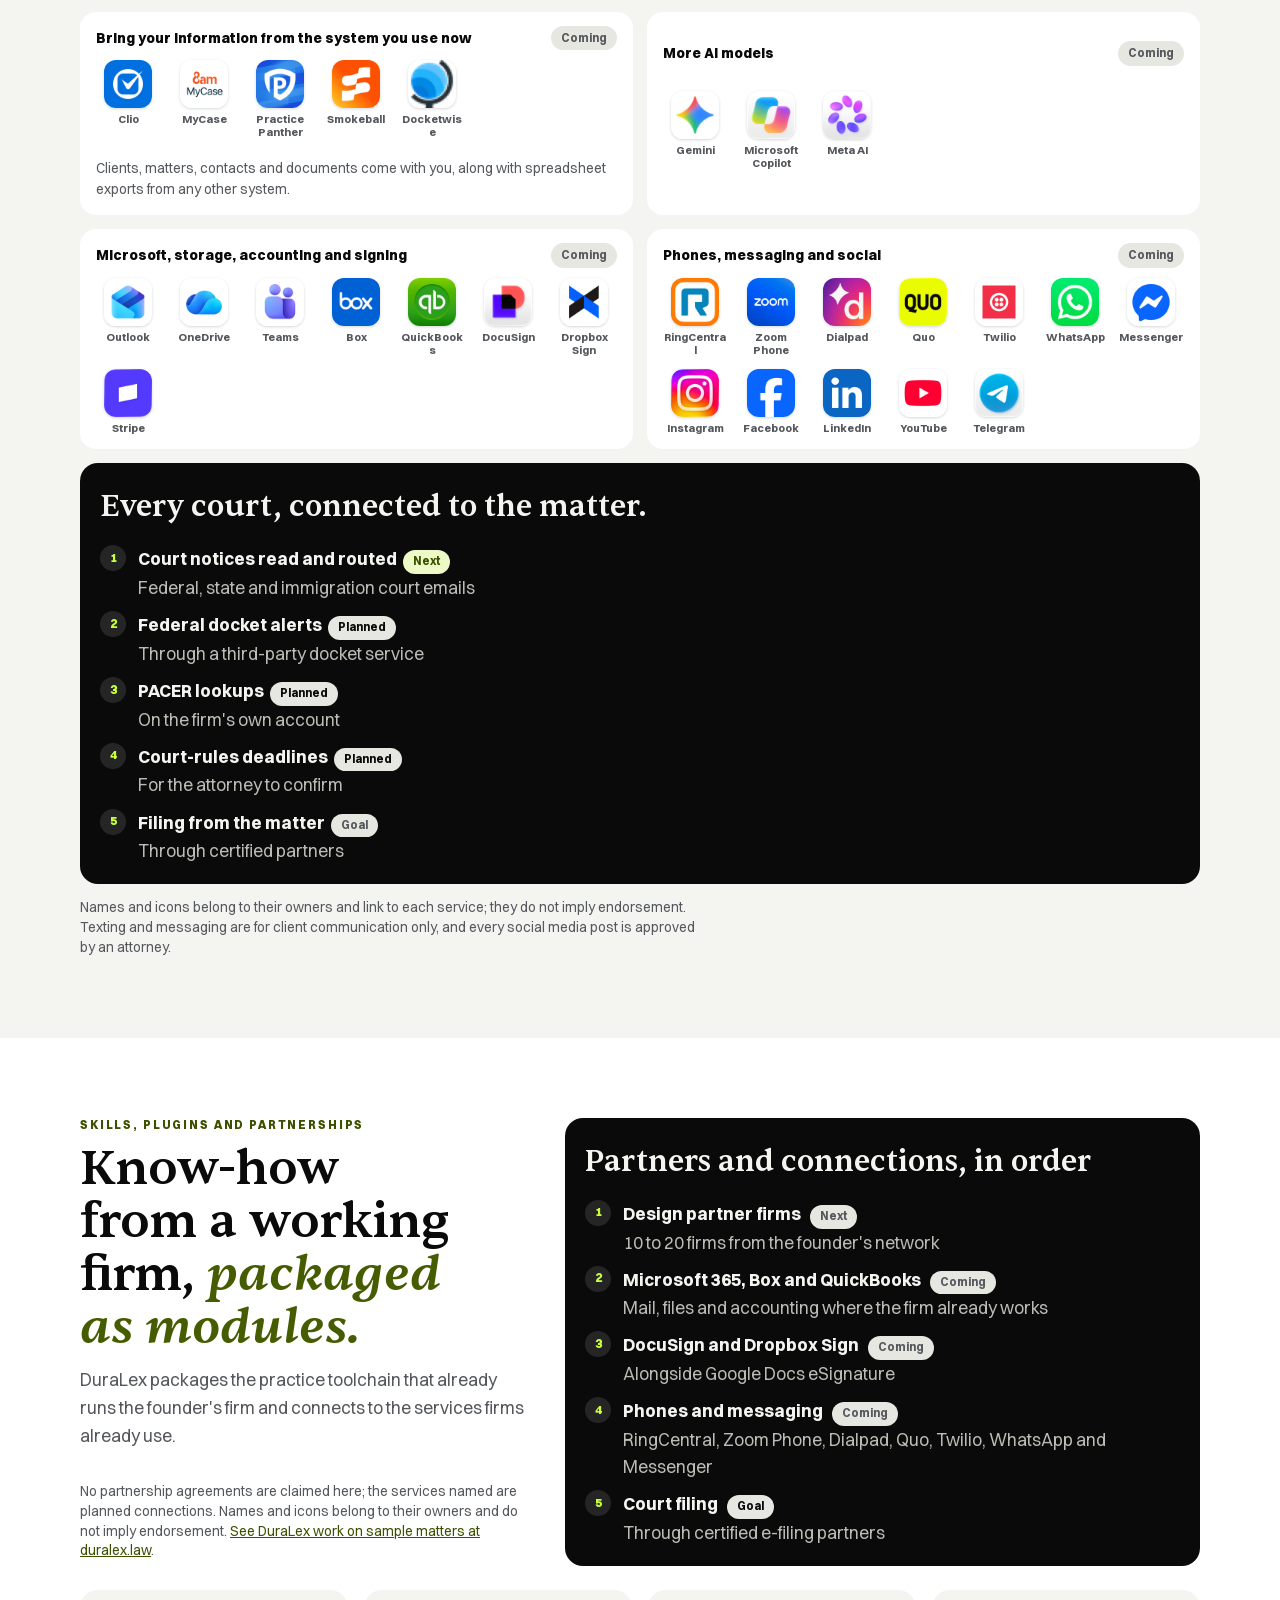
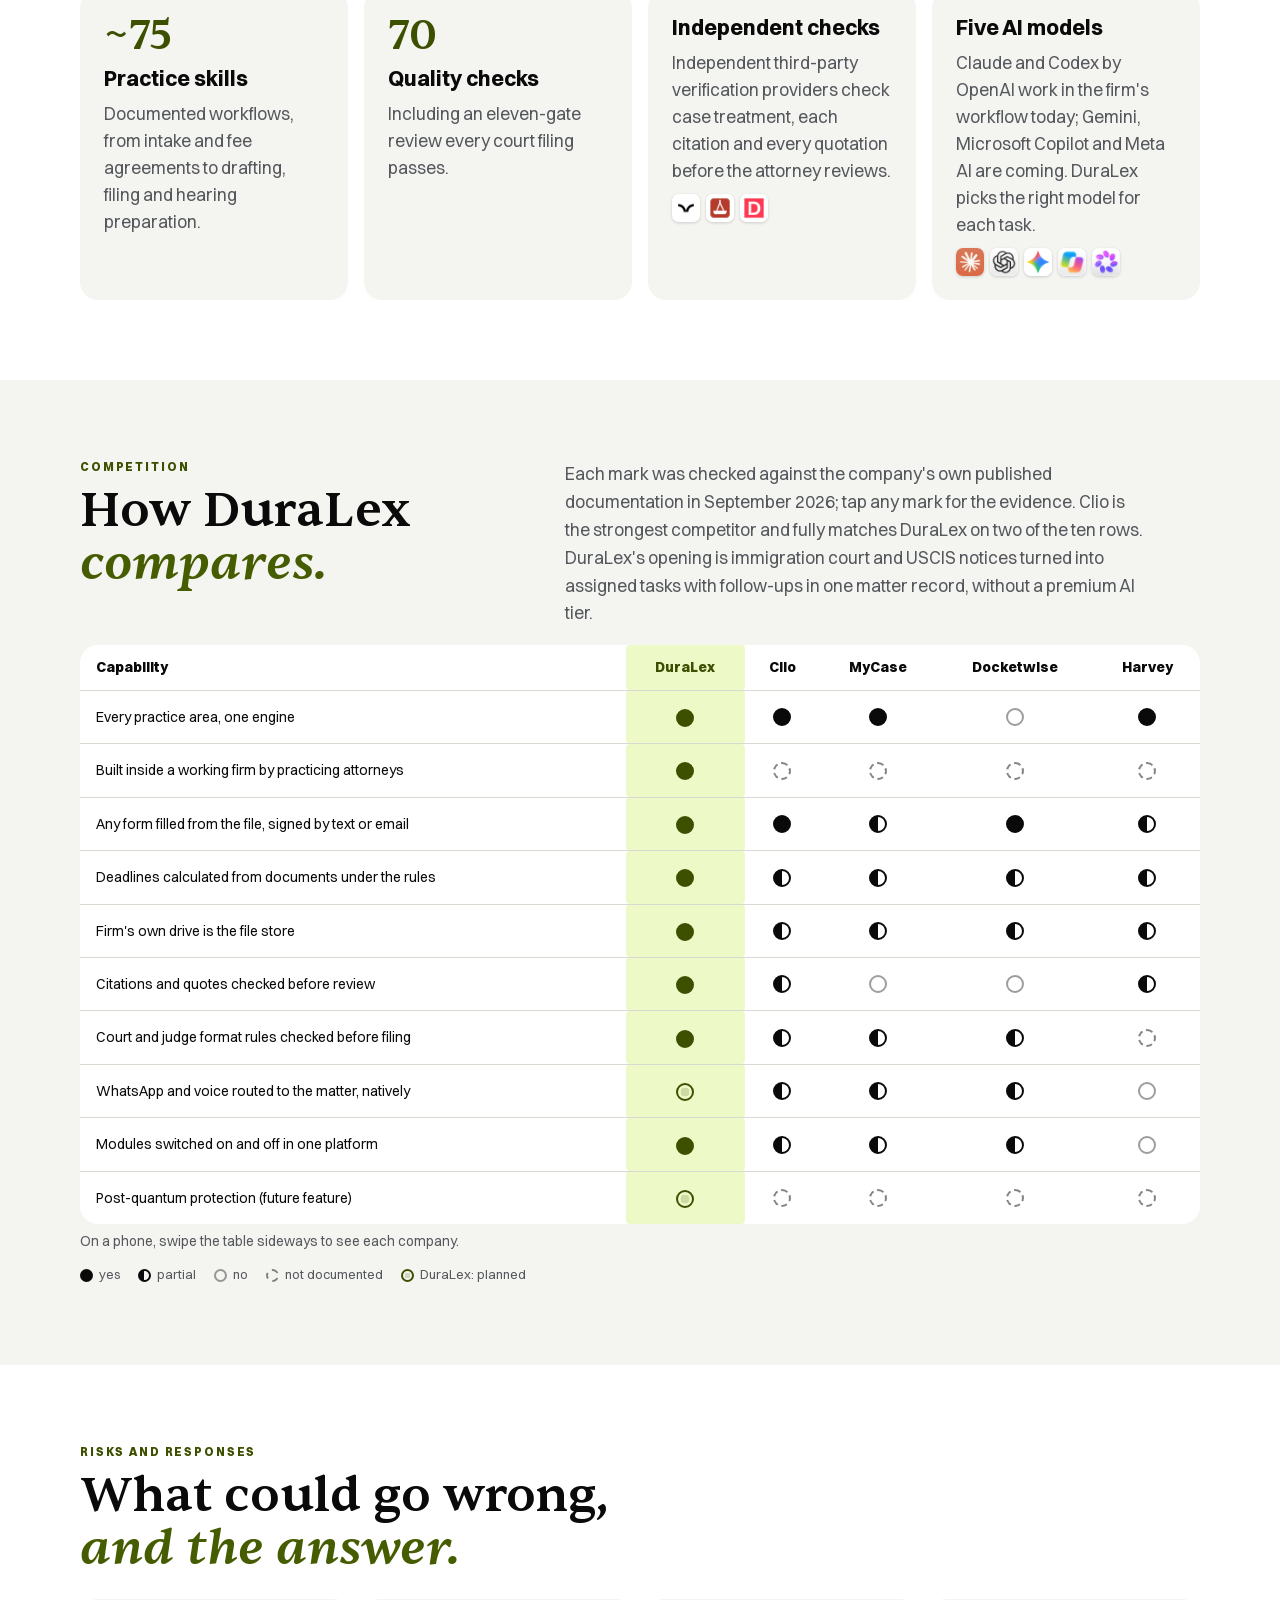
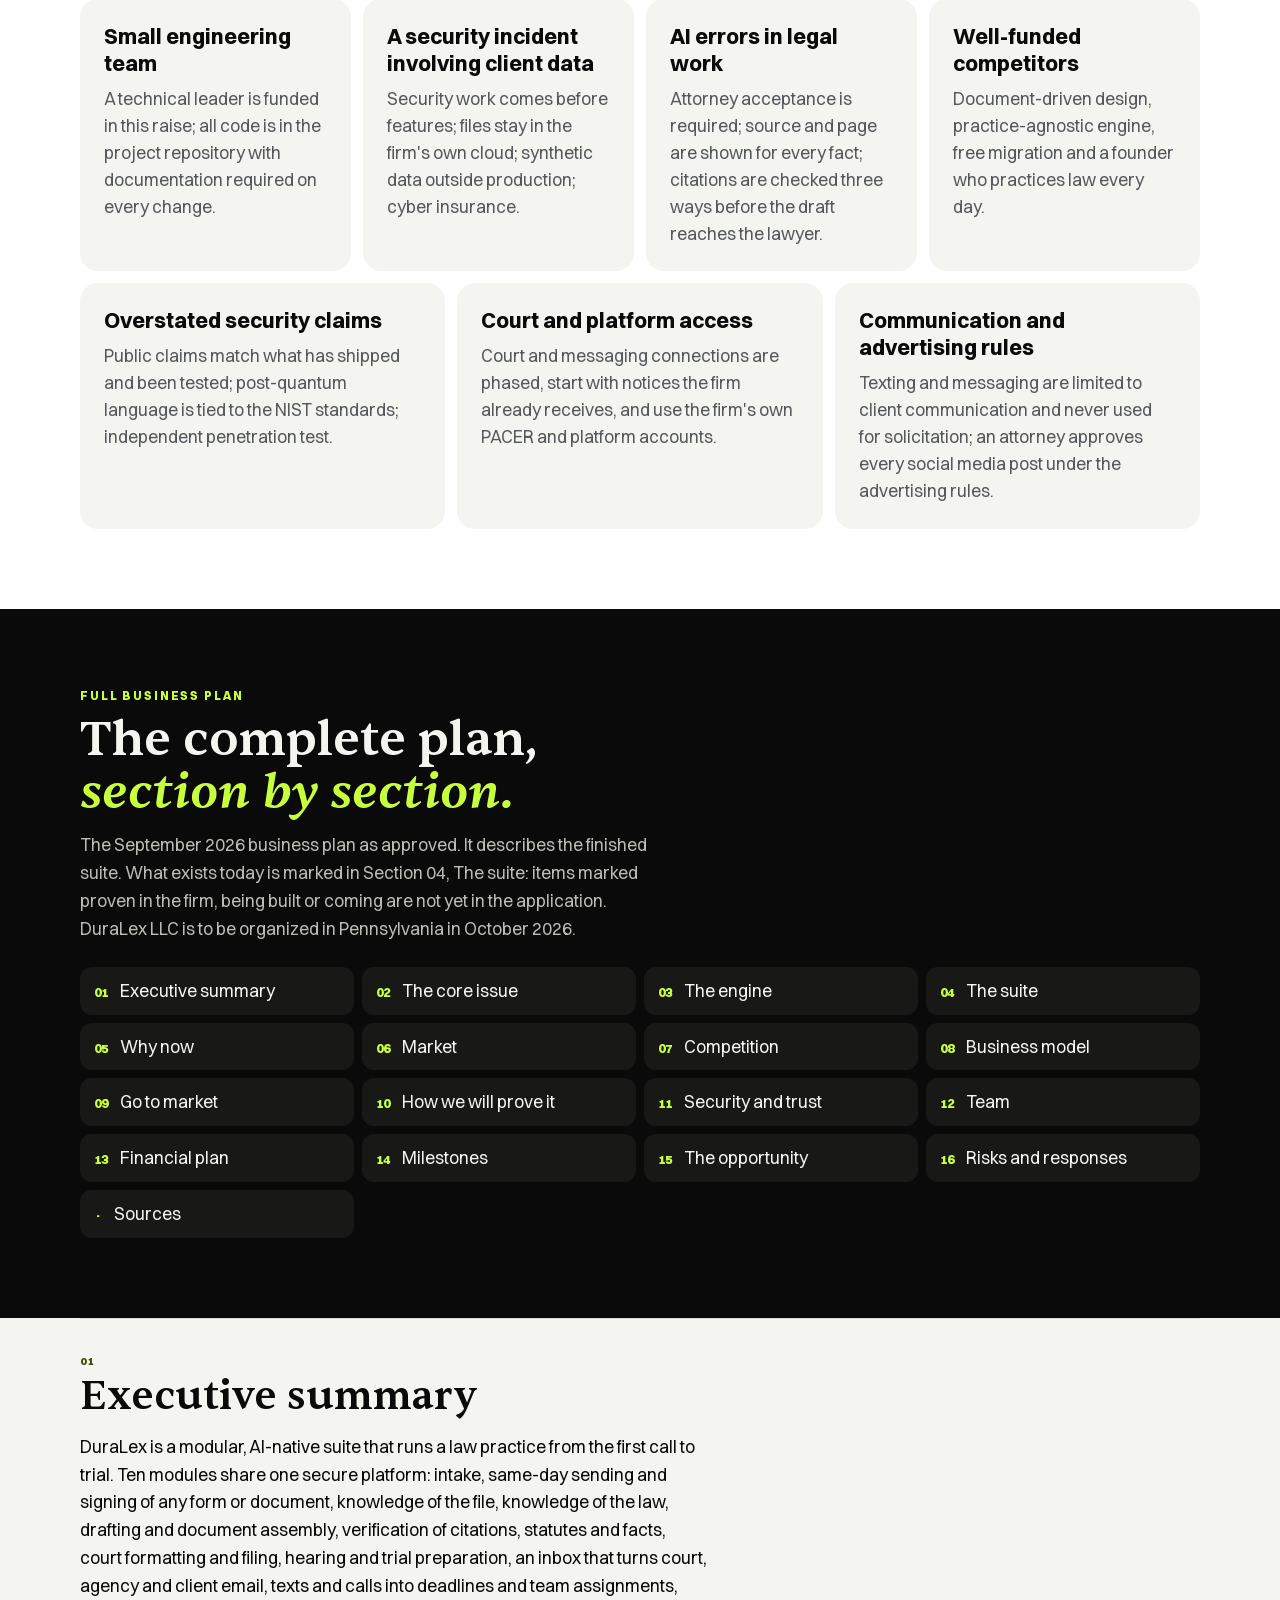
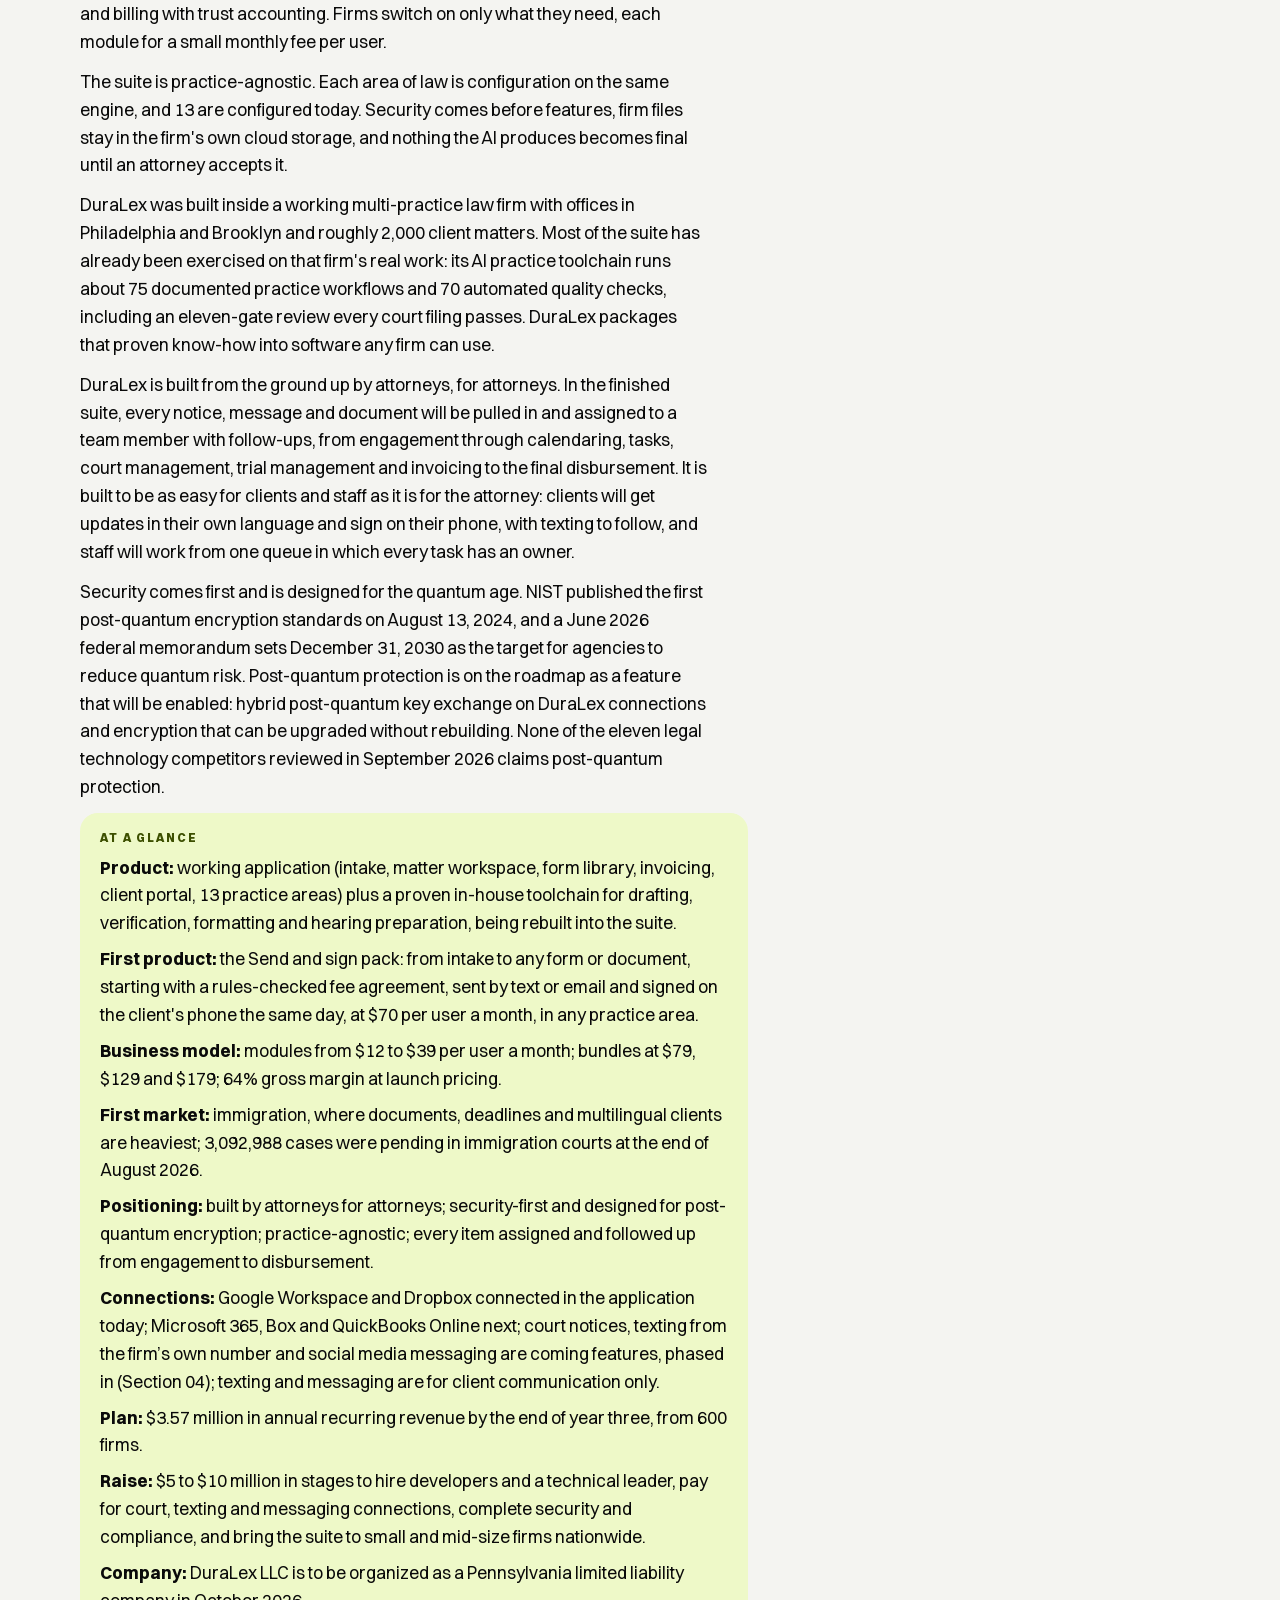
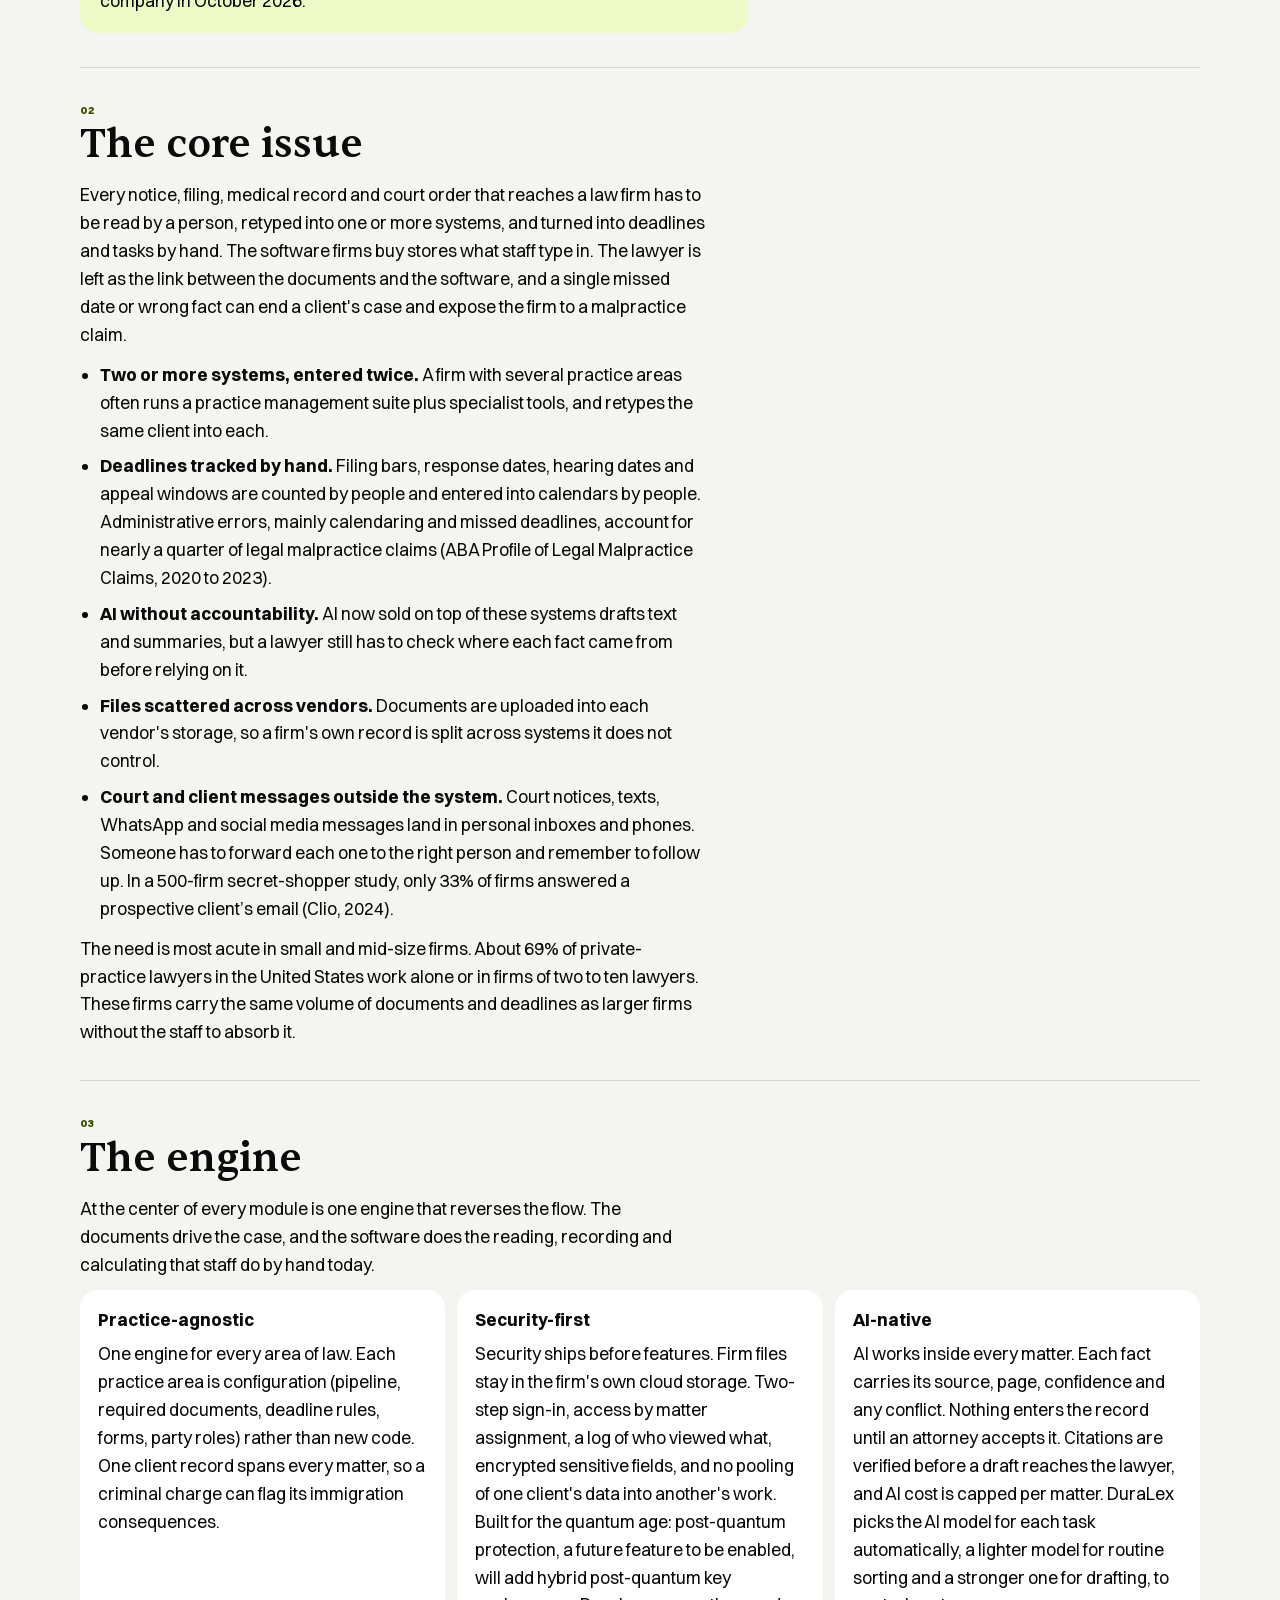
<file: business-plan/index.html>
<!doctype html>
<html lang="en">
<head>
<meta charset="utf-8">
<meta http-equiv="Content-Security-Policy" content="default-src 'self'; base-uri 'self'; object-src 'none'; form-action 'self'; connect-src 'self'; img-src 'self' data:; font-src 'self'; style-src 'self' 'unsafe-inline'; script-src 'self' 'sha256-qOhFsq0QMV2REqNwk5hGH5bZE9SkX6gt6yeyKdYPv+U=' 'sha256-32flWlf0ql9hdqULfaze0RM1NACGYP5ZIAomD7Wnymw='">
<meta name="viewport" content="width=device-width, initial-scale=1, viewport-fit=cover">
<title>DuraLex Business Plan</title>
<meta name="robots" content="noindex, nofollow, noarchive, nosnippet">
<meta name="referrer" content="no-referrer">
<meta name="theme-color" content="#132029">
<meta property="og:type" content="website"><meta property="og:site_name" content="DuraLex"><meta property="og:title" content="DuraLex Business Plan"><meta property="og:description" content="Confidential. Shared by private link; please do not post or share publicly."><meta property="og:image" content="https://duralex.law/assets/og.jpg"><meta property="og:image:width" content="1200"><meta property="og:image:height" content="630"><meta property="og:image:alt" content="DuraLex: You practice law. DuraLex runs the practice."><meta name="twitter:card" content="summary_large_image"><meta name="twitter:title" content="DuraLex Business Plan"><meta name="twitter:image" content="https://duralex.law/assets/og.jpg">
<link rel="icon" href="/icons/favicon.ico" sizes="48x48">
<link rel="icon" type="image/svg+xml" href="/icons/duralex-mark.svg">
<link rel="manifest" href="/manifest.webmanifest">
<link rel="apple-touch-icon" href="/icons/apple-touch-icon.png">
<link rel="preload" href="/assets/fonts/Sentient-Variable.woff2" as="font" type="font/woff2" crossorigin>
<link rel="preload" href="/assets/fonts/Switzer-Variable.woff2" as="font" type="font/woff2" crossorigin>
<link rel="stylesheet" href="/site.css">
<script>document.documentElement.classList.add("js")</script>
<style>
[hidden]{display:none!important}
.ib-two .road ol{grid-template-columns:1fr!important}
.ib-two .road li{flex-direction:row!important}
.chip.wrap{white-space:normal;max-width:100%;text-align:left;line-height:1.35;padding:5px 11px}
a{overflow-wrap:anywhere}
.ib-note{margin-top:14px;background:#fff;border:1px solid var(--rule);border-radius:14px;padding:10px 14px;font-size:13px;color:var(--muted)}
.ib-note b{color:var(--navy)}
.hero h1{max-width:15ch}
.why.four{grid-template-columns:1fr}
@media(min-width:760px){.why.four{grid-template-columns:repeat(2,minmax(0,1fr))}}
@media(min-width:1100px){.why.four{grid-template-columns:repeat(4,minmax(0,1fr))}}
.white .w,.white .irow{background:var(--paper)}
.w .v{color:var(--teal)}
.navy .road{background:rgba(243,241,236,.06)}
.ib-two{display:grid;gap:18px}
@media(min-width:960px){.ib-two{grid-template-columns:1.1fr .9fr;align-items:start}}
.ib-tbl{overflow-x:auto;background:#fff;border-radius:18px}
.ib-tbl table{border-collapse:collapse;width:100%}
.ib-tbl th,.ib-tbl td{padding:11px 10px;border-top:1px solid var(--rule);text-align:center;font-size:14px;vertical-align:middle}
.ib-tbl thead th{border-top:none;font-weight:800}
.ib-cmp{min-width:720px}
.ib-cmp .cap{text-align:left;padding-left:16px}
.ib-cmp .dl{background:var(--tsoft)}.ib-cmp thead .dl{color:var(--teal)}
.d{display:inline-block;width:18px;height:18px;border-radius:50%;border:2.5px solid var(--navy);vertical-align:middle}
.d.Y{background:var(--navy)}.d.P{background:linear-gradient(90deg,var(--navy) 50%,transparent 50%)}
.d.N{opacity:.4}.d.U{border-style:dashed;opacity:.5}
.d.G{background:var(--teal);border-color:var(--teal)}
.d.PL{border-color:var(--teal);background:radial-gradient(circle,color-mix(in srgb,var(--teal) 18%,transparent) 45%,transparent 46%)}
.cb{background:none;border:0;padding:6px;border-radius:8px;cursor:pointer}
.cb:hover,.cb[aria-expanded="true"]{background:var(--beige)}
.ib-legend{display:flex;flex-wrap:wrap;gap:6px 18px;font-size:13px;color:var(--muted);align-items:center;margin-top:12px}
.ib-legend .d{width:13px;height:13px;border-width:2px;margin-right:6px}
.ib-ev{margin-top:12px;background:#fff;border-radius:16px;padding:14px 18px;border:1.5px solid var(--gold);display:grid;gap:6px;min-width:0}
.ib-bars{display:grid;grid-template-columns:repeat(3,minmax(0,1fr));gap:14px;align-items:end;height:250px;padding:16px 16px 6px;background:var(--paper);border-radius:18px}
.ib-bar{display:grid;grid-template-rows:auto 1fr auto;gap:6px;height:100%;text-align:center}
.ib-bar .v{font-weight:800;font-size:20px}
.ib-bar .c{align-self:end;border-radius:10px 10px 0 0;background:var(--teal)}
.ib-bar .l{font-size:13px;color:var(--muted);padding-bottom:12px}
.ib-calc{display:grid;grid-template-columns:repeat(auto-fit,minmax(200px,1fr));gap:14px;background:var(--paper);border-radius:18px;padding:18px;margin-top:14px}
.ib-calc label{display:grid;gap:6px;font-weight:700;font-size:14px}
.ib-calc output{color:var(--teal)}
.ib-calc input[type=range]{width:100%;accent-color:var(--teal)}
.ib-res{grid-column:1/-1;display:flex;flex-wrap:wrap;gap:8px 28px;border-top:1px solid var(--rule);padding-top:12px}
.ib-res div{display:grid}.ib-res b{font-size:26px;font-variant-numeric:tabular-nums}.ib-res span{font-size:13px;color:var(--muted)}
.ib-seg{display:inline-flex;background:rgba(243,241,236,.12);border-radius:999px;padding:4px;gap:4px}
.ib-seg button{border:0;background:transparent;color:var(--ondark);font:inherit;font-weight:800;min-height:44px;padding:0 18px;border-radius:999px;cursor:pointer}
.ib-seg button[aria-pressed="true"]{background:var(--gold);color:var(--navy)}
.ib-stack{display:flex;height:16px;border-radius:8px;overflow:hidden;gap:2px;margin-top:16px}
.ib-uof{overflow-x:auto;margin-top:14px}
.ib-uof table{border-collapse:collapse;width:100%;min-width:320px}
.ib-uof td,.ib-uof th{text-align:left;padding:10px 8px;color:var(--ondark);border-top:1px solid rgba(243,241,236,.15);font-size:14px}
.ib-uof td:nth-child(n+2),.ib-uof th:nth-child(n+2){text-align:right;font-variant-numeric:tabular-nums;white-space:nowrap}
.sq{display:inline-block;width:11px;height:11px;border-radius:3px;margin-right:8px;vertical-align:middle}
.team{display:grid;gap:12px;margin-top:22px}
.team .founder{margin-top:0;background:rgba(243,241,236,.07)}
.founder .fa.open{background:transparent;border:2px dashed var(--gold);color:var(--gold)}
.ib-toc{display:grid;grid-template-columns:repeat(auto-fill,minmax(230px,1fr));gap:8px;margin:22px 0 0;padding:0;list-style:none}
.ib-toc a{display:flex;gap:12px;align-items:baseline;color:var(--ondark);text-decoration:none;padding:10px 14px;border-radius:12px;background:rgba(243,241,236,.06);min-height:44px}
.ib-toc a:hover{background:rgba(243,241,236,.14)}
.ib-toc span{color:var(--gold);font-weight:800;font-size:13px}
.plan section{padding-block:34px;border-top:1px solid var(--rule)}
.plan .num{font-size:11px;font-weight:800;letter-spacing:.2em;color:var(--teal)}
.plan h2{font-family:var(--display);font-size:clamp(28px,3.6vw,40px);line-height:1.1;margin-top:4px}
.plan h3{font-size:11px;font-weight:800;letter-spacing:.2em;text-transform:uppercase;color:var(--teal);margin-top:18px}
.plan .body{display:grid;gap:12px;margin-top:14px;min-width:0}
.plan .body>p,.plan .body>ul,.plan .body>h3{max-width:36em}
.plan .box>p,.plan .card2>p{max-width:36em}
.plan .cards:has(>:only-child){max-width:40em}
.plan .small{font-size:13.5px;color:var(--muted)}
.plan ul{margin:0;padding-left:20px;display:grid;gap:8px}
.plan .box{background:var(--tsoft);border-radius:18px;padding:18px 20px;display:grid;gap:8px;width:fit-content;max-width:100%;box-sizing:border-box}
.plan .cards{display:grid;grid-template-columns:repeat(auto-fit,minmax(220px,1fr));gap:12px}
.plan .card2{background:#fff;border-radius:18px;padding:16px 18px;display:grid;gap:6px;align-content:start}
.plan .ib-tbl td,.plan .ib-tbl th{text-align:left;vertical-align:top}
.plan .ib-tbl thead th{background:var(--teal);color:#fff}
.plan .ib-tbl table{min-width:620px}
/* type and spacing come from the shared site tokens in /site.css (--text-*, section padding); plan-only rules below */
.hero h1{max-width:16ch}
h1,h2,.h2,.w .v,.quote .price,.plan h2,.road h3{font-family:var(--display);font-weight:500}
.w .v{font-size:clamp(2.25rem,1.9rem + 1.6vw,3.25rem);line-height:1}
.w b{font-size:var(--text-h3);line-height:1.25}.w p,.road li{font-size:var(--text-body);line-height:1.55}.w small{font-size:var(--text-small)}
.road h3{font-size:clamp(1.5rem,1.3rem + .9vw,1.875rem)}
@media(min-width:960px){.w{padding:24px}}
.split{display:grid;gap:24px;align-items:start}
@media(min-width:768px){.split{grid-template-columns:minmax(0,5fr) minmax(0,7fr);gap:32px}}
.split>*{min-width:0}
.split .head{margin-bottom:18px}
@media(min-width:768px){#checks .split{grid-template-columns:minmax(0,7fr) minmax(0,5fr)}}
@media(min-width:768px){.hero .split{grid-template-columns:minmax(0,7fr) minmax(0,5fr);align-items:center}}
.split .road{margin-top:0}
.split .road ol,.road ol{grid-template-columns:1fr!important}
.split .road li,.road li{flex-direction:row!important}
.grid2{display:grid;gap:12px;grid-template-columns:1fr}
@media(min-width:340px){.grid2{grid-template-columns:repeat(2,minmax(0,1fr))}}
@media(max-width:519px){.split .grid2 .w{padding:14px}.split .grid2 .w .v,.grid4 .w .v{font-size:30px}}
@media(min-width:960px){.grid2{gap:16px}}
.split .grid2 .w{padding:18px}
.split .grid2 .w .v,.grid4 .w .v{font-size:clamp(34px,3.4vw,48px)}
.team3{display:grid;gap:12px;margin-top:24px}
@media(min-width:960px){.team3{grid-template-columns:repeat(3,minmax(0,1fr))}}
.team3 .founder{margin-top:0;background:rgba(243,241,236,.07);align-items:flex-start}
.why.three{grid-template-columns:1fr}
@media(min-width:760px){.why.three{grid-template-columns:repeat(2,minmax(0,1fr))}}
@media(min-width:1100px){.why.three{grid-template-columns:repeat(3,minmax(0,1fr))}}
#money .svc{margin-top:0}
.ib-calc,.ib-bars{background:var(--paper)}
.ib-calc{grid-template-columns:1fr}
.ib-bars{height:230px}
.js .reveal{transform:translate3d(var(--rx,0),var(--ry,16px),0);transition:opacity .5s cubic-bezier(.22,.61,.36,1),transform .56s cubic-bezier(.22,.61,.36,1);transition-delay:var(--d,0s)}
.js .reveal.rl{--rx:-24px;--ry:0px}.js .reveal.rr{--rx:24px;--ry:0px}
@media(max-width:759px){.js .reveal.rl,.js .reveal.rr{--rx:0px;--ry:16px}}
.js .reveal.in{opacity:1;transform:none}
@media(prefers-reduced-motion:reduce){.js .reveal{opacity:1;transform:none;transition:none}}
.ib-logos{display:flex;flex-wrap:wrap;gap:6px;margin-top:10px}.ib-logos img{width:28px;height:28px;border-radius:7px;box-shadow:0 1px 3px rgba(19,32,41,.18)}
.hero .works{margin-top:22px}
main,section,footer{overflow-x:clip}
/* balance: columns fill their row, last rows filled, proportional text (Sept 27 audit) */
.split{align-items:stretch}
.split>div:not(.grid2):not(.road){display:flex;flex-direction:column}
.split>div:not(.grid2):not(.road)>:last-child{flex:1 1 auto}
.split .ib-bars{height:auto;min-height:230px}
.hero .split{align-items:center}.hero .split>div>:last-child{flex:0 0 auto}
.grid4{display:grid;gap:12px;grid-template-columns:repeat(2,minmax(0,1fr))}
@media(min-width:960px){.grid4{gap:16px;grid-template-columns:repeat(4,minmax(0,1fr))}}
@media(min-width:760px) and (max-width:1099px){.why.three>:last-child:nth-child(odd){grid-column:1/-1}}
@media(min-width:1100px){.why.three{grid-template-columns:repeat(12,minmax(0,1fr))}.why.three>*{grid-column:span 3}.why.three>:nth-child(n+5){grid-column:span 4}}
#integrations .igrid>:last-child:nth-child(odd){grid-column:1/-1}
.founder b{font-size:var(--text-h3);line-height:1.25}.founder p{font-size:var(--text-body)}
.ib-uof td,.ib-uof th{font-size:var(--text-small)}
.ib-note{font-size:var(--text-small)}
.legal{display:grid;gap:8px;font-size:12.5px;color:var(--muted);padding-bottom:10px}
.legal b{color:var(--navy)}
</style>
</head>
<body>
<a class="skip" href="#top">Skip to content</a>
<header class="nav">
  <div class="wrap">
    <a class="brand" href="#top"><img class="logo" src="/icons/duralex-mark.svg" alt="" width="38" height="38"><b>DuraLex</b></a>
    <nav class="links" aria-label="Brief"><a href="#money">Business model</a><a href="#sell">How we sell</a><a href="#raise">The raise</a><a href="#revenue">Financials</a><a href="#product">Product</a><a href="#checks">Checks</a><a href="#compare">Competition</a><a href="#plan">Full plan</a></nav>
    <a class="btn solid" href="#plan">Read the full plan</a>
    <button class="menubtn" type="button" id="openMenu" aria-label="Open menu" aria-expanded="false" aria-controls="drawer"><svg width="20" height="20" viewBox="0 0 24 24" fill="none" stroke="currentColor" stroke-width="1.8" stroke-linecap="round"><path d="M4 7h16M4 12h16M4 17h10"/></svg></button>
  </div>
</header>
<div class="drawer" id="drawer" hidden>
  <div style="display:flex;justify-content:space-between;align-items:center"><span class="brand" style="color:var(--ondark)"><img class="logo" src="/icons/duralex-mark.svg" alt="" width="38" height="38"><b>DuraLex</b></span><button class="menubtn" type="button" id="closeMenu" aria-label="Close menu" style="background:transparent;color:var(--ondark);border-color:rgba(243,241,236,.3)"><svg width="20" height="20" viewBox="0 0 24 24" fill="none" stroke="currentColor" stroke-width="1.8" stroke-linecap="round"><path d="M6 6l12 12M18 6L6 18"/></svg></button></div>
  <nav aria-label="Menu"><a href="#money">Business model</a><a href="#sell">How we sell</a><a href="#raise">The raise</a><a href="#revenue">Financials</a><a href="#product">Product</a><a href="#checks">Checks</a><a href="#compare">Competition</a><a href="#plan">Full plan</a></nav>
  <a class="btn" href="mailto:rbond@phillylawcenter.com?subject=DuraLex" style="background:var(--gold);border-color:var(--gold);color:var(--navy)">Talk with the founder</a>
</div>

<main id="top">
<div class="wrap"><div class="ib-note"><b>Confidential.</b> Please do not post or share publicly. Not an offer to sell or a solicitation of an offer to buy securities. Projections are estimates; see the notices at the end.</div></div>

<section class="hero" id="summary">
  <div class="wrap split">
    <div class="reveal rl">
      <div class="eyebrow" style="color:var(--muted)">DuraLex Business Plan &middot; September 2026</div>
      <h1>From intake to outcome. <em>You practice law. DuraLex runs the practice.</em></h1>
      <p class="sub">A modular AI suite for law firms in every practice area, built inside a working firm. Nothing becomes final until an attorney approves it.</p>
      <div class="ctas"><a class="btn solid" href="#money">How we make money</a><a class="btn line" href="#raise">The raise</a></div>
      <div class="works"><span>Works with these, and many more to come at launch</span><div class="strip"><img class="ai" src="/icons/google.png" alt="Google" title="Google" width="40" height="40"><img class="ai" src="/icons/outlook.png" alt="Microsoft Outlook" title="Microsoft Outlook" width="40" height="40"><img class="ai" src="/icons/dropbox.png" alt="Dropbox" title="Dropbox" width="40" height="40"><img class="ai" src="/icons/box.png" alt="Box" title="Box" width="40" height="40"><img class="ai" src="/icons/quickbooks.png" alt="QuickBooks" title="QuickBooks" width="40" height="40"><img class="ai" src="/icons/gdocs.png" alt="Google Docs" title="Google Docs" width="40" height="40"><img class="ai" src="/icons/docusign.png" alt="DocuSign" title="DocuSign" width="40" height="40"><img class="ai" src="/icons/whatsapp.png" alt="WhatsApp" title="WhatsApp" width="40" height="40"><img class="ai" src="/icons/claude.png" alt="Claude" title="Claude" width="40" height="40"><img class="ai" src="/icons/chatgpt.png" alt="OpenAI" title="OpenAI" width="40" height="40"></div></div>
    </div>
    <div class="grid2">
      <div class="w reveal rr"><span class="v">$124</span><b>Blended price</b><p>Per user a month; 64% gross margin at launch pricing.</p></div>
      <div class="w reveal rr"><span class="v">$3.57M</span><b>Year 3 plan</b><p>Annual recurring revenue from 600 firms.</p></div>
      <div class="w reveal rr"><span class="v">$5&ndash;10M</span><b>The raise</b><p>In stages, to build, connect and sell the suite.</p></div>
      <div class="w reveal rr"><span class="v">~2,000</span><b>Client matters</b><p>In the working firm where DuraLex was built.</p></div>
    </div>
  </div>
</section>

<section class="white" id="money">
  <div class="wrap split">
    <div>
      <div class="head reveal rl"><div class="eyebrow">How we make money</div><h2 class="h2">Per user, per month. <em>Firms add modules as they grow.</em></h2><p class="sub">The platform is always on; every other module switches on or off. Bundles and annual prepayment earn a discount. Paid data migration and per-matter packages add revenue, and court data, texting and messaging fees pass through at cost.</p></div>
      <div class="svc reveal rl" id="svc"></div>
    </div>
    <div>
      <div class="quote navy reveal rr" aria-live="polite">
        <div class="eyebrow">Try it: per user a month</div>
        <div style="display:flex;align-items:baseline;gap:8px"><span class="price" id="price">$70</span><span style="color:var(--ondm);font-size:15px">per user a month</span></div>
        <b id="plan">Entry pack</b>
        <div class="mods" id="mods"></div>
        <p>Blended price $124 per user a month (30% Core, 50% Pro, 20% Firm). 64% gross margin at launch pricing, with AI cost capped per matter in code. Firms pay $170 to $260 per user a month today for practice management plus specialist tools.</p>
      </div>
      <div class="grid2" style="margin-top:14px">
        <div class="w reveal rr"><span class="v">$70</span><b>Entry pack</b><p>Platform, intake, send and sign.</p></div>
        <div class="w reveal rr"><span class="v">$79</span><b>Core</b><p>Adds billing and trust.</p></div>
        <div class="w reveal rr"><span class="v">$129</span><b>Pro</b><p>Adds file knowledge, drafting, inbox and tasks.</p></div>
        <div class="w reveal rr"><span class="v">$179</span><b>Firm</b><p>Every module.</p></div>
      </div>
    </div>
  </div>
  <div class="wrap reveal" style="margin-top:24px"><div class="arch" id="arch" aria-labelledby="archH">
      <h3 class="srh" id="archH">How DuraLex fits together, from your firm's accounts up to the AI models</h3>
      <div class="al al-top"><div class="alh"><b>AI models, picked per task</b><span class="chip ok">Model-agnostic</span></div><div class="arow"><span class="ac"><img src="/icons/claude.png" alt="" width="36" height="36" loading="lazy"><b>Claude</b><small>In our workflow</small></span><span class="ac"><img src="/icons/chatgpt.png" alt="" width="36" height="36" loading="lazy"><b>Codex by OpenAI</b><small>In our workflow</small></span><span class="ac"><img src="/icons/gemini.png" alt="" width="36" height="36" loading="lazy"><b>Gemini</b><small>Coming</small></span><span class="ac"><img src="/icons/copilot.png" alt="" width="36" height="36" loading="lazy"><b>Copilot</b><small>Coming</small></span><span class="ac"><img src="/icons/metaai.png" alt="" width="36" height="36" loading="lazy"><b>Meta AI</b><small>Coming</small></span></div></div>
      <div class="al al-conn"><div class="alh"><b>Third-party connections</b></div><div class="arow"><span class="ac"><img src="/icons/midpage.png" alt="" width="36" height="36" loading="lazy"><b>Midpage</b><small>Verification</small></span><span class="ac"><img src="/icons/courtlistener.png" alt="" width="36" height="36" loading="lazy"><b>CourtListener</b><small>Verification</small></span><span class="ac"><img src="/icons/descrybe.png" alt="" width="36" height="36" loading="lazy"><b>Descrybe</b><small>Verification</small></span><span class="ac"><img src="/icons/pacer.png" alt="" width="36" height="36" loading="lazy"><b>PACER</b><small>Planned</small></span><span class="ac"><img src="/icons/eoir.png" alt="" width="36" height="36" loading="lazy"><b>EOIR · ECAS</b><small>Planned</small></span><span class="ac"><img src="/icons/uscis.png" alt="" width="36" height="36" loading="lazy"><b>USCIS</b><small>Planned</small></span><span class="ac"><img src="/icons/plaid.png" alt="" width="36" height="36" loading="lazy"><b>Plaid bank feeds</b><small>Planned</small></span></div></div>
      <div class="al al-mod"><div class="alh"><b>Your modules</b><span class="chip" id="archN" aria-live="polite"></span></div><div class="mgrid"><span class="mod" data-m="Intake">Intake</span><span class="mod" data-m="Send and sign">Send and sign</span><span class="mod" data-m="File knowledge">File knowledge</span><span class="mod" data-m="Law knowledge">Law knowledge</span><span class="mod" data-m="Drafting">Drafting</span><span class="mod" data-m="Verification">Verification</span><span class="mod" data-m="Format and file">Format and file</span><span class="mod" data-m="Hearing and trial">Hearing and trial</span><span class="mod" data-m="Inbox and tasks">Inbox and tasks</span><span class="mod" data-m="Billing and trust">Billing and trust</span></div></div>
      <div class="al al-core"><div class="alh"><b>DuraLex platform</b><span class="chip soon">Always on</span></div><div class="pgrid"><span>One client record</span><span>Calendar</span><span class="ib">Deadline engine · in build</span><span>Client portal</span><span>Security</span><span>Attorney approval</span></div></div>
      <div class="al al-base"><div class="alh"><b>Your firm's own accounts</b><span class="note2">Files stay in your cloud</span></div><div class="arow"><span class="ac"><img src="/icons/google.png" alt="" width="36" height="36" loading="lazy"><b>Google Workspace</b><small>Connected</small></span><span class="ac"><img src="/icons/outlook.png" alt="" width="36" height="36" loading="lazy"><b>Microsoft 365</b><small>Coming</small></span><span class="ac"><img src="/icons/dropbox.png" alt="" width="36" height="36" loading="lazy"><b>Dropbox</b><small>Connected</small></span><span class="ac"><img src="/icons/box.png" alt="" width="36" height="36" loading="lazy"><b>Box</b><small>Coming</small></span><span class="ac"><img src="/icons/quickbooks.png" alt="" width="36" height="36" loading="lazy"><b>QuickBooks</b><small>Coming</small></span></div></div>
    </div></div>
</section>

<section id="sell">
  <div class="wrap split">
    <div>
      <div class="head reveal rl"><div class="eyebrow">How we sell</div><h2 class="h2">Start with one form. <em>Grow into the whole firm.</em></h2><p class="sub">Immigration first, where documents, deadlines and multilingual clients are heaviest; then every practice area on the same engine.</p></div>
      <div class="grid2">
        <div class="w reveal rl"><span class="v">1.37M</span><b>U.S. lawyers</b><p>ABA, 2025.</p></div>
        <div class="w reveal rl"><span class="v">69%</span><b>Solo and small firms</b><p>Share of private-practice lawyers.</p></div>
        <div class="w reveal rl"><span class="v">18,000+</span><b>AILA members</b><p>The first market.</p></div>
        <div class="w reveal rl"><span class="v">3.09M</span><b>Immigration cases</b><p>Pending at the end of August 2026 (TRAC).</p></div>
      </div>
    </div>
    <div class="road reveal rr" style="margin-top:0"><h3>Five ways we sell</h3><ol>
      <li><span><b>Lead with Send and sign.</b> Any form, starting with a rules-checked fee agreement, sent by text or email and signed on the phone the same day. It pays for itself on the first retained client.</span></li>
      <li><span><b>Lead with who built it.</b> By attorneys, for attorneys: the founder's firm runs on DuraLex first, and its results are the case study.</span></li>
      <li><span><b>Design partners.</b> The founder's firm and its roughly 2,000 matters go live first; then 10 to 20 outside firms on founding-firm pricing in exchange for feedback and case studies.</span></li>
      <li><span><b>Immigration first.</b> AILA chapters and conferences, practice content, and immigration practitioners as early advisors.</span></li>
      <li><span><b>Expand inside each firm.</b> Firms add modules as they see results, with free migration from Clio, MyCase and Docketwise and account credit for referrals.</span></li>
    </ol></div>
  </div>
</section>

<section class="navy" id="raise">
  <div class="wrap split">
    <div class="reveal rl">
      <div class="head"><div class="eyebrow">What the money is for</div><h2 class="h2">$5 to $10 million, <em>in stages.</em></h2><p class="sub">To hire developers and a technical leader, pay for court, texting and messaging connections, enable post-quantum protection, complete security and compliance, and run the design partner program, then bring DuraLex to firms nationwide, starting with immigration.</p></div>
      <div class="ib-seg" role="group" aria-label="Raise amount"><button type="button" id="f5" aria-pressed="true">$5 million</button><button type="button" id="f10" aria-pressed="false">$10 million</button></div>
    </div>
    <div class="reveal rr">
      <div class="ib-stack" id="stack" aria-hidden="true" style="margin-top:0"></div>
      <div class="ib-uof"><table><thead><tr><th>Use of funds</th><th>Share</th><th>Amount</th></tr></thead><tbody id="uof"></tbody></table></div>
    </div>
  </div>
  <div class="wrap team3">
    <div class="founder reveal rl"><span class="fa">RB</span><div><b>Robert Bond, Esq., founder and CEO</b><p>Attorney admitted in Pennsylvania and New Jersey. Runs a multi-practice firm in Philadelphia and Brooklyn with roughly 2,000 client matters. U.S. Public Health Service veteran.</p></div></div>
    <div class="founder reveal"><span class="fa">YB</span><div><b>Yaroslav Balaban, lead developer</b><p>Contract lead developer since July 2026; leads the current build.</p></div></div>
    <div class="founder reveal rr"><span class="fa open">+</span><div><b>Technical leader, to be recruited</b><p>CTO or technical co-founder, funded in this raise.</p></div></div>
  </div>
</section>

<section class="white" id="revenue">
  <div class="wrap split">
    <div>
      <div class="head reveal rl"><div class="eyebrow">Financial plan</div><h2 class="h2">$0.24M, $1.19M, <em>$3.57M.</em></h2><p class="sub">Annual recurring revenue at 4 users per firm and the $124 blended price. Break-even at about 656 firms on the spending a $5 million raise supports over 24 months, or about 1,049 firms at $10 million over 30 months.</p></div>
      <div class="ib-bars reveal rl" role="img" aria-label="Annual recurring revenue: year one $0.24 million, year two $1.19 million, year three $3.57 million">
        <div class="ib-bar"><span class="v">$0.24M</span><span class="c" style="height:7%;background:var(--muted)"></span><span class="l"><b>Year 1</b><br>40 firms</span></div>
        <div class="ib-bar"><span class="v">$1.19M</span><span class="c" style="height:33%;background:var(--gold)"></span><span class="l"><b>Year 2</b><br>200 firms</span></div>
        <div class="ib-bar"><span class="v">$3.57M</span><span class="c" style="height:100%"></span><span class="l"><b>Year 3</b><br>600 firms</span></div>
      </div>
    </div>
    <div>
      <div class="ib-calc reveal rr" style="margin-top:0">
        <div class="eyebrow" style="grid-column:1/-1">Try your own assumptions</div>
        <label for="cf">Firms <output id="of">600</output><input id="cf" type="range" min="20" max="2000" step="10" value="600"></label>
        <label for="cu">Users per firm <output id="ou">4</output><input id="cu" type="range" min="1" max="20" step="1" value="4"></label>
        <label for="cp">Price per user per month <output id="op">$124</output><input id="cp" type="range" min="70" max="179" step="1" value="124"></label>
        <div class="ib-res" aria-live="polite"><div><b id="rarr">$3,571,200</b><span>annual recurring revenue</span></div><div><b id="rgp">$2,285,568</b><span>gross profit at 64%</span></div><div><b id="rus">2,400</b><span>paid users</span></div></div>
      </div>
      <div class="road reveal rr"><h3>Where it stands</h3><ol>
        <li><span><b>Built inside a working firm</b> by practicing attorneys; 13 practice areas configured <span class="chip ok">Done</span></span></li>
        <li><span><b>Google Workspace and Dropbox</b> connected <span class="chip ok">Done</span></span></li>
        <li><span><b>Security hardening</b> <span class="chip soon">Now</span></span></li>
        <li><span><b>DuraLex LLC</b> to be organized in Pennsylvania, October 2026 <span class="chip soon">Next</span></span></li>
        <li><span><b>Court, texting and messaging connections;</b> design partners, then Series A <span class="chip soon">Next</span></span></li>
      </ol></div>
    </div>
  </div>
</section>

<section id="product">
  <div class="wrap split">
    <div>
      <div class="head reveal rl"><div class="eyebrow">The product</div><h2 class="h2">From the court's email <em>to a task on someone's desk.</em></h2><p class="sub"><span class="chip soon wrap">Email connected today; court notice import coming. The founder's firm runs this flow by hand now: 70+ court and agency notices, September 1 to 26, 2026.</span></p></div>
      <div class="road reveal rl" style="margin-top:0"><h3>How a notice moves</h3><ol>
        <li><span><b>Notice arrives.</b> Federal court, immigration court and USCIS notices, client email, texts and call reports.</span></li>
        <li><span><b>Matched to the matter.</b> By case number, A-number or receipt number, filed to the client's folder.</span></li>
        <li><span><b>Deadlines set.</b> Calculated under the rules and put on the calendar for the attorney to confirm.</span></li>
        <li><span><b>Assigned.</b> A task for the right paralegal, associate or co-counsel, with the document and due date.</span></li>
        <li><span><b>Tracked.</b> The attorney sees who has what; overdue work stays flagged until it is done.</span></li>
      </ol></div>
    </div>
    <div>
      <div class="head reveal rr"><div class="eyebrow">Send and sign</div><h2 class="h2">Any form, <em>signed the same day.</em></h2><p class="sub"><span class="chip soon wrap">Proven in the founder's firm through Google Docs eSignature; being built into the suite. DocuSign and Dropbox Sign coming.</span></p></div>
      <div class="grid2">
        <div class="w reveal rr"><span class="v">1</span><b>Intake</b><p>AI interview or questionnaire in the client's own language.</p></div>
        <div class="w reveal rr"><span class="v">2</span><b>Filled from the file</b><p>Fee agreements, government forms, releases, declarations; fee terms checked against the rules.</p></div>
        <div class="w reveal rr"><span class="v">3</span><b>Sent by text or email</b><p>Side by side with English, after the attorney approves.</p></div>
        <div class="w reveal rr"><span class="v">4</span><b>Signed on the phone</b><p>Amendments go out the same way when the law or fees change.</p></div>
      </div>
      <div class="grid2" style="margin-top:12px"><a class="btn line reveal rr" href="/practices/" style="width:100%">Every practice, start to finish</a><a class="btn line reveal rr" href="/portal-demo/" style="width:100%">Try the client portal</a></div>
      <div class="w reveal rr" style="margin-top:12px"><b>The problem we solve</b><p>Every deadline, form and fact starts in a document, and most firm software waits for someone to type it in. Administrative errors, mostly calendaring and missed deadlines, account for nearly a quarter of malpractice claims.</p><small>ABA Profile of Legal Malpractice Claims, 2020 to 2023</small></div>
    </div>
  </div>
</section>

<section class="white" id="checks">
  <div class="wrap split">
    <div>
      <div class="head reveal rl"><div class="eyebrow">How DuraLex checks the work</div><h2 class="h2">Every fact checked. <em>Every date on one timeline.</em></h2><p class="sub">Errors are caught before a document reaches the attorney, and every deadline has an owner until it is done. Items marked planned are on the roadmap; paid or approval-based sources are added only after an agreement is signed.</p></div>
      <div class="grid2">
        <div class="w reveal rl"><b>Legal checks</b><p>Case treatment, each citation against the court record, and every quotation word for word, by independent third-party verification providers.</p><span class="ib-logos"><img src="/icons/midpage.png" alt="Midpage" title="Midpage" width="28" height="28"><img src="/icons/courtlistener.png" alt="CourtListener" title="CourtListener" width="28" height="28"><img src="/icons/descrybe.png" alt="Descrybe" title="Descrybe" width="28" height="28"></span><small>Two of the three run in the founder's firm today</small></div>
        <div class="w reveal rl"><b>Medical checks</b><p>Diagnosis codes against the current ICD-10-CM set from the CDC and CMS, providers against the NPPES NPI Registry, medications against RxNorm and FDA labels, studies against PubMed.</p><small>Planned</small></div>
        <div class="w reveal rl"><b>Law text checks</b><p>Statutes against the U.S. Code on GovInfo, regulations against the current eCFR and the Federal Register, and bills against Congress.gov, word for word.</p><small>Planned</small></div>
        <div class="w reveal rl"><b>Error log</b><p>When built, every flag will be assigned, tracked with reminders and kept until an attorney resolves it, with a record of what was checked, by whom and when.</p><small>Planned</small></div>
      </div>
    </div>
    <div class="road reveal rr" style="margin-top:0"><h3>Keeping every timeline</h3><ol>
      <li><span><b>Dates read from every document.</b> Each date is recorded with its page and placed on one matter timeline. <span class="chip soon">In build</span></span></li>
      <li><span><b>Conflicts flagged.</b> An entry date that differs between the I-94 and the asylum application, treatment recorded before the accident, or a hearing date that does not match the court notice. <span class="chip soon">Planned</span></span></li>
      <li><span><b>Deadlines from the rules.</b> Court-rules deadlines through a licensed rules engine, for the attorney to confirm. <span class="chip soon">Planned</span></span></li>
      <li><span><b>Agency and court status.</b> USCIS case status only through an official USCIS interface, with any required authorization; federal dockets on the firm's own PACER account. <span class="chip soon">Planned</span></span></li>
      <li><span><b>Owners and reminders.</b> Each deadline goes to a team member and a reviewing attorney, with reminders before it is due; overdue work stays flagged. <span class="chip soon">In build</span></span></li>
    </ol></div>
  </div>
</section>

<section id="integrations">
  <div class="wrap">
    <div class="head reveal"><div class="eyebrow">Integrations</div><h2 class="h2">Works with your tools. <em>Next, the courts.</em></h2></div>
    <div class="igrid"><div class="irow reveal"><div class="t"><h3>Connected today</h3><span class="chip ok">Connected</span></div><div class="icons"><a href="https://workspace.google.com" rel="noopener" target="_blank"><img src="/icons/google.png" alt="" width="48" height="48" loading="lazy">Google Workspace</a><a href="https://mail.google.com" rel="noopener" target="_blank"><img src="/icons/gmail.png" alt="" width="48" height="48" loading="lazy">Gmail</a><a href="https://drive.google.com" rel="noopener" target="_blank"><img src="/icons/gdrive.png" alt="" width="48" height="48" loading="lazy">Google Drive</a><a href="https://calendar.google.com" rel="noopener" target="_blank"><img src="/icons/gcal.png" alt="" width="48" height="48" loading="lazy">Google Calendar</a><a href="https://workspace.google.com/products/docs/" rel="noopener" target="_blank"><img src="/icons/gdocs.png" alt="" width="48" height="48" loading="lazy">Google Docs</a><a href="https://www.dropbox.com" rel="noopener" target="_blank"><img src="/icons/dropbox.png" alt="" width="48" height="48" loading="lazy">Dropbox</a></div></div><div class="irow reveal"><div class="t"><h3>Research, verification and AI</h3><span class="chip ok">In our workflow</span></div><div class="icons"><a href="https://midpage.ai" rel="noopener" target="_blank"><img src="/icons/midpage.png" alt="" width="48" height="48" loading="lazy">Midpage</a><a href="https://www.courtlistener.com" rel="noopener" target="_blank"><img src="/icons/courtlistener.png" alt="" width="48" height="48" loading="lazy">CourtListener</a><a href="https://descrybe.ai" rel="noopener" target="_blank"><img src="/icons/descrybe.png" alt="" width="48" height="48" loading="lazy">Descrybe</a><a href="https://www.anthropic.com/claude" rel="noopener" target="_blank"><img src="/icons/claude.png" alt="" width="48" height="48" loading="lazy">Claude</a><a href="https://openai.com/codex/" rel="noopener" target="_blank"><img src="/icons/chatgpt.png" alt="" width="48" height="48" loading="lazy">Codex by OpenAI</a></div></div><div class="irow reveal"><div class="t"><h3>Courts and agencies</h3><span class="chip">Planned</span></div><div class="icons"><a href="https://www.uscis.gov" rel="noopener" target="_blank"><img src="/icons/uscis.png" alt="" width="48" height="48" loading="lazy">USCIS</a><a href="https://www.justice.gov/eoir" rel="noopener" target="_blank"><img src="/icons/eoir.png" alt="" width="48" height="48" loading="lazy">EOIR · ECAS</a><a href="https://pacer.uscourts.gov" rel="noopener" target="_blank"><img src="/icons/pacer.png" alt="" width="48" height="48" loading="lazy">PACER</a><a href="https://www.pacourts.us" rel="noopener" target="_blank"><img src="/icons/pa-courts.png" alt="" width="48" height="48" loading="lazy">Pennsylvania courts</a><a href="https://www.njcourts.gov" rel="noopener" target="_blank"><img src="/icons/nj-courts.png" alt="" width="48" height="48" loading="lazy">New Jersey courts</a></div><p class="inote">Official sources only. DuraLex is not affiliated with or endorsed by these agencies or courts.</p></div><div class="irow reveal"><div class="t"><h3>Works with the storage your firm already uses</h3><span class="chip ok">Google Drive and Dropbox connected</span></div><div class="icons"><a href="https://drive.google.com" rel="noopener" target="_blank"><img src="/icons/gdrive.png" alt="" width="48" height="48" loading="lazy">Google Drive</a><a href="https://www.microsoft.com/microsoft-365/onedrive" rel="noopener" target="_blank"><img src="/icons/onedrive.png" alt="" width="48" height="48" loading="lazy">OneDrive</a><a href="https://www.microsoft.com/microsoft-365/sharepoint" rel="noopener" target="_blank"><img src="/icons/sharepoint.png" alt="" width="48" height="48" loading="lazy">SharePoint</a><a href="https://www.dropbox.com" rel="noopener" target="_blank"><img src="/icons/dropbox.png" alt="" width="48" height="48" loading="lazy">Dropbox</a><a href="https://www.box.com" rel="noopener" target="_blank"><img src="/icons/box.png" alt="" width="48" height="48" loading="lazy">Box</a><a href="https://www.icloud.com/iclouddrive" rel="noopener" target="_blank"><img src="/icons/icloud.png" alt="" width="48" height="48" loading="lazy">iCloud Drive</a><a href="https://www.egnyte.com" rel="noopener" target="_blank"><img src="/icons/egnyte.png" alt="" width="48" height="48" loading="lazy">Egnyte</a><a href="https://www.sharefile.com" rel="noopener" target="_blank"><img src="/icons/sharefile.png" alt="" width="48" height="48" loading="lazy">ShareFile</a><a href="https://www.netdocuments.com" rel="noopener" target="_blank"><img src="/icons/netdocuments.png" alt="" width="48" height="48" loading="lazy">Net<wbr>Documents</a><a href="https://imanage.com" rel="noopener" target="_blank"><img src="/icons/imanage.png" alt="" width="48" height="48" loading="lazy">iManage</a></div><p class="inote">Your files stay where they are. The other eight are coming.</p></div><div class="irow reveal"><div class="t"><h3>Bring your information from the system you use now</h3><span class="chip soon">Coming</span></div><div class="icons"><a href="https://www.clio.com" rel="noopener" target="_blank"><img src="/icons/clio.png" alt="" width="48" height="48" loading="lazy">Clio</a><a href="https://www.mycase.com" rel="noopener" target="_blank"><img src="/icons/mycase.png" alt="" width="48" height="48" loading="lazy">MyCase</a><a href="https://www.practicepanther.com" rel="noopener" target="_blank"><img src="/icons/practicepanther.png" alt="" width="48" height="48" loading="lazy">Practice<wbr>Panther</a><a href="https://www.smokeball.com" rel="noopener" target="_blank"><img src="/icons/smokeball.png" alt="" width="48" height="48" loading="lazy">Smokeball</a><a href="https://www.docketwise.com" rel="noopener" target="_blank"><img src="/icons/docketwise.png" alt="" width="48" height="48" loading="lazy">Docketwise</a></div><p class="inote">Clients, matters, contacts and documents come with you, along with spreadsheet exports from any other system.</p></div><div class="irow reveal"><div class="t"><h3>More AI models</h3><span class="chip soon">Coming</span></div><div class="icons"><a href="https://gemini.google.com" rel="noopener" target="_blank"><img src="/icons/gemini.png" alt="" width="48" height="48" loading="lazy">Gemini</a><a href="https://copilot.microsoft.com" rel="noopener" target="_blank"><img src="/icons/copilot.png" alt="" width="48" height="48" loading="lazy">Microsoft Copilot</a><a href="https://www.meta.ai" rel="noopener" target="_blank"><img src="/icons/metaai.png" alt="" width="48" height="48" loading="lazy">Meta AI</a></div></div><div class="irow reveal"><div class="t"><h3>Microsoft, storage, accounting and signing</h3><span class="chip soon">Coming</span></div><div class="icons"><a href="https://www.microsoft.com/microsoft-365/outlook" rel="noopener" target="_blank"><img src="/icons/outlook.png" alt="" width="48" height="48" loading="lazy">Outlook</a><a href="https://www.microsoft.com/microsoft-365/onedrive" rel="noopener" target="_blank"><img src="/icons/onedrive.png" alt="" width="48" height="48" loading="lazy">OneDrive</a><a href="https://www.microsoft.com/microsoft-teams" rel="noopener" target="_blank"><img src="/icons/teams.png" alt="" width="48" height="48" loading="lazy">Teams</a><a href="https://www.box.com" rel="noopener" target="_blank"><img src="/icons/box.png" alt="" width="48" height="48" loading="lazy">Box</a><a href="https://quickbooks.intuit.com" rel="noopener" target="_blank"><img src="/icons/quickbooks.png" alt="" width="48" height="48" loading="lazy">QuickBooks</a><a href="https://www.docusign.com" rel="noopener" target="_blank"><img src="/icons/docusign.png" alt="" width="48" height="48" loading="lazy">DocuSign</a><a href="https://sign.dropbox.com" rel="noopener" target="_blank"><img src="/icons/dropboxsign.png" alt="" width="48" height="48" loading="lazy">Dropbox Sign</a><a href="https://stripe.com" rel="noopener" target="_blank"><img src="/icons/stripe.png" alt="" width="48" height="48" loading="lazy">Stripe</a></div></div><div class="irow reveal"><div class="t"><h3>Phones, messaging and social</h3><span class="chip soon">Coming</span></div><div class="icons"><a href="https://www.ringcentral.com" rel="noopener" target="_blank"><img src="/icons/ringcentral.png" alt="" width="48" height="48" loading="lazy">RingCentral</a><a href="https://www.zoom.com/en/products/voip-phone/" rel="noopener" target="_blank"><img src="/icons/zoom.png" alt="" width="48" height="48" loading="lazy">Zoom Phone</a><a href="https://www.dialpad.com" rel="noopener" target="_blank"><img src="/icons/dialpad.png" alt="" width="48" height="48" loading="lazy">Dialpad</a><a href="https://www.quo.com" rel="noopener" target="_blank"><img src="/icons/quo.png" alt="" width="48" height="48" loading="lazy">Quo</a><a href="https://www.twilio.com" rel="noopener" target="_blank"><img src="/icons/twilio.png" alt="" width="48" height="48" loading="lazy">Twilio</a><a href="https://business.whatsapp.com" rel="noopener" target="_blank"><img src="/icons/whatsapp.png" alt="" width="48" height="48" loading="lazy">WhatsApp</a><a href="https://www.messenger.com" rel="noopener" target="_blank"><img src="/icons/messenger.png" alt="" width="48" height="48" loading="lazy">Messenger</a><a href="https://www.instagram.com" rel="noopener" target="_blank"><img src="/icons/instagram.png" alt="" width="48" height="48" loading="lazy">Instagram</a><a href="https://www.facebook.com" rel="noopener" target="_blank"><img src="/icons/facebook.png" alt="" width="48" height="48" loading="lazy">Facebook</a><a href="https://www.linkedin.com" rel="noopener" target="_blank"><img src="/icons/linkedin.png" alt="" width="48" height="48" loading="lazy">LinkedIn</a><a href="https://www.youtube.com" rel="noopener" target="_blank"><img src="/icons/youtube.png" alt="" width="48" height="48" loading="lazy">YouTube</a><a href="https://telegram.org" rel="noopener" target="_blank"><img src="/icons/telegram.png" alt="" width="48" height="48" loading="lazy">Telegram</a></div></div></div>
    <div class="road reveal">
      <h3>Every court, connected to the matter.</h3>
      <ol>
        <li><span><b>Court notices read and routed</b><span class="chip ok">Next</span><br>Federal, state and immigration court emails</span></li>
        <li><span><b>Federal docket alerts</b><span class="chip">Planned</span><br>Through a third-party docket service</span></li>
        <li><span><b>PACER lookups</b><span class="chip">Planned</span><br>On the firm's own account</span></li>
        <li><span><b>Court-rules deadlines</b><span class="chip">Planned</span><br>For the attorney to confirm</span></li>
        <li><span><b>Filing from the matter</b><span class="chip soon">Goal</span><br>Through certified partners</span></li>
      </ol>
    </div>
    <p class="fine">Names and icons belong to their owners and link to each service; they do not imply endorsement. Texting and messaging are for client communication only, and every social media post is approved by an attorney.</p>
  </div>
</section>

<section class="white" id="skills">
  <div class="wrap split">
    <div>
      <div class="head reveal rl"><div class="eyebrow">Skills, plugins and partnerships</div><h2 class="h2">Know-how from a working firm, <em>packaged as modules.</em></h2><p class="sub">DuraLex packages the practice toolchain that already runs the founder's firm and connects to the services firms already use.</p></div>
      <p class="fine">No partnership agreements are claimed here; the services named are planned connections. Names and icons belong to their owners and do not imply endorsement. <a href="/#how">See DuraLex work on sample matters at duralex.law</a>.</p>
    </div>
    <div>
      <div class="road reveal rr" style="margin-top:0"><h3>Partners and connections, in order</h3><ol>
        <li><span><b>Design partner firms</b> <span class="chip soon">Next</span><br>10 to 20 firms from the founder's network</span></li>
        <li><span><b>Microsoft 365, Box and QuickBooks</b> <span class="chip soon">Coming</span><br>Mail, files and accounting where the firm already works</span></li>
        <li><span><b>DocuSign and Dropbox Sign</b> <span class="chip soon">Coming</span><br>Alongside Google Docs eSignature</span></li>
        <li><span><b>Phones and messaging</b> <span class="chip soon">Coming</span><br>RingCentral, Zoom Phone, Dialpad, Quo, Twilio, WhatsApp and Messenger</span></li>
        <li><span><b>Court filing</b> <span class="chip">Goal</span><br>Through certified e-filing partners</span></li>
      </ol></div>
    </div>
  </div>
  <div class="wrap">
      <div class="grid4" style="margin-top:24px">
        <div class="w reveal "><span class="v">~75</span><b>Practice skills</b><p>Documented workflows, from intake and fee agreements to drafting, filing and hearing preparation.</p></div>
        <div class="w reveal "><span class="v">70</span><b>Quality checks</b><p>Including an eleven-gate review every court filing passes.</p></div>
        <div class="w reveal "><b>Independent checks</b><p>Independent third-party verification providers check case treatment, each citation and every quotation before the attorney reviews.<span class="ib-logos"><img src="/icons/midpage.png" alt="Midpage" title="Midpage" width="28" height="28"><img src="/icons/courtlistener.png" alt="CourtListener" title="CourtListener" width="28" height="28"><img src="/icons/descrybe.png" alt="Descrybe" title="Descrybe" width="28" height="28"></span></p></div>
        <div class="w reveal "><b>Five AI models</b><p>Claude and Codex by OpenAI work in the firm's workflow today; Gemini, Microsoft Copilot and Meta AI are coming. DuraLex picks the right model for each task.<span class="ib-logos"><img src="/icons/claude.png" alt="Claude" title="Claude" width="28" height="28"><img src="/icons/chatgpt.png" alt="Codex by OpenAI" title="Codex by OpenAI" width="28" height="28"><img src="/icons/gemini.png" alt="Gemini" title="Gemini" width="28" height="28"><img src="/icons/copilot.png" alt="Microsoft Copilot" title="Microsoft Copilot" width="28" height="28"><img src="/icons/metaai.png" alt="Meta AI" title="Meta AI" width="28" height="28"></span></p></div>
      </div>
  </div>
</section>

<section id="compare">
  <div class="wrap">
    <div class="split" style="margin-bottom:18px">
      <div class="head reveal rl" style="margin-bottom:0"><div class="eyebrow">Competition</div><h2 class="h2">How DuraLex <em>compares.</em></h2></div>
      <p class="sub reveal rr" style="margin-top:0">Each mark was checked against the company's own published documentation in September 2026; tap any mark for the evidence. Clio is the strongest competitor and fully matches DuraLex on two of the ten rows. DuraLex's opening is immigration court and USCIS notices turned into assigned tasks with follow-ups in one matter record, without a premium AI tier.</p>
    </div>
    <div class="ib-tbl reveal" role="region" aria-label="Comparison table, scrolls sideways" tabindex="0"><table class="ib-cmp" id="grid"><thead><tr><th class="cap">Capability</th><th class="dl">DuraLex</th><th>Clio</th><th>MyCase</th><th>Docketwise</th><th>Harvey</th></tr></thead><tbody></tbody></table></div>
    <p class="fine" style="margin-top:8px">On a phone, swipe the table sideways to see each company.</p>
    <div class="ib-legend"><span><i class="d Y"></i>yes</span><span><i class="d P"></i>partial</span><span><i class="d N"></i>no</span><span><i class="d U"></i>not documented</span><span><i class="d PL"></i>DuraLex: planned</span></div>
    <div class="ib-ev" id="ev" hidden></div>
  </div>
</section>

<section class="white" id="risks">
  <div class="wrap">
    <div class="head reveal"><div class="eyebrow">Risks and responses</div><h2 class="h2">What could go wrong, <em>and the answer.</em></h2></div>
    <div class="why three"><div class="w reveal"><b>Small engineering team</b><p>A technical leader is funded in this raise; all code is in the project repository with documentation required on every change.</p></div><div class="w reveal"><b>A security incident involving client data</b><p>Security work comes before features; files stay in the firm's own cloud; synthetic data outside production; cyber insurance.</p></div><div class="w reveal"><b>AI errors in legal work</b><p>Attorney acceptance is required; source and page are shown for every fact; citations are checked three ways before the draft reaches the lawyer.</p></div><div class="w reveal"><b>Well-funded competitors</b><p>Document-driven design, practice-agnostic engine, free migration and a founder who practices law every day.</p></div><div class="w reveal"><b>Overstated security claims</b><p>Public claims match what has shipped and been tested; post-quantum language is tied to the NIST standards; independent penetration test.</p></div><div class="w reveal"><b>Court and platform access</b><p>Court and messaging connections are phased, start with notices the firm already receives, and use the firm's own PACER and platform accounts.</p></div><div class="w reveal"><b>Communication and advertising rules</b><p>Texting and messaging are limited to client communication and never used for solicitation; an attorney approves every social media post under the advertising rules.</p></div></div>
  </div>
</section>

<section class="navy" id="plan">
  <div class="wrap">
    <div class="head reveal"><div class="eyebrow">Full business plan</div><h2 class="h2">The complete plan, <em>section by section.</em></h2><p class="sub">The September 2026 business plan as approved. It describes the finished suite. What exists today is marked in Section 04, The suite: items marked proven in the firm, being built or coming are not yet in the application. DuraLex LLC is to be organized in Pennsylvania in October 2026.</p></div>
    <ul class="ib-toc"><li><a href="#plan-01"><span>01</span>Executive summary</a></li><li><a href="#plan-02"><span>02</span>The core issue</a></li><li><a href="#plan-03"><span>03</span>The engine</a></li><li><a href="#plan-04"><span>04</span>The suite</a></li><li><a href="#plan-05"><span>05</span>Why now</a></li><li><a href="#plan-06"><span>06</span>Market</a></li><li><a href="#plan-07"><span>07</span>Competition</a></li><li><a href="#plan-08"><span>08</span>Business model</a></li><li><a href="#plan-09"><span>09</span>Go to market</a></li><li><a href="#plan-10"><span>10</span>How we will prove it</a></li><li><a href="#plan-11"><span>11</span>Security and trust</a></li><li><a href="#plan-12"><span>12</span>Team</a></li><li><a href="#plan-13"><span>13</span>Financial plan</a></li><li><a href="#plan-14"><span>14</span>Milestones</a></li><li><a href="#plan-15"><span>15</span>The opportunity</a></li><li><a href="#plan-16"><span>16</span>Risks and responses</a></li><li><a href="#plan-sources"><span>&middot;</span>Sources</a></li></ul>
  </div>
</section>
<div class="wrap plan"><section id="plan-01"><div class="num">01</div><h2>Executive summary</h2><div class="body"><p>DuraLex is a modular, AI-native suite that runs a law practice from the first call to trial. Ten modules share one secure platform: intake, same-day sending and signing of any form or document, knowledge of the file, knowledge of the law, drafting and document assembly, verification of citations, statutes and facts, court formatting and filing, hearing and trial preparation, an inbox that turns court, agency and client email, texts and calls into deadlines and team assignments, and billing with trust accounting. Firms switch on only what they need, each module for a small monthly fee per user.</p><p>The suite is practice-agnostic. Each area of law is configuration on the same engine, and 13 are configured today. Security comes before features, firm files stay in the firm&#x27;s own cloud storage, and nothing the AI produces becomes final until an attorney accepts it.</p><p>DuraLex was built inside a working multi-practice law firm with offices in Philadelphia and Brooklyn and roughly 2,000 client matters. Most of the suite has already been exercised on that firm&#x27;s real work: its AI practice toolchain runs about 75 documented practice workflows and 70 automated quality checks, including an eleven-gate review every court filing passes. DuraLex packages that proven know-how into software any firm can use.</p><p>DuraLex is built from the ground up by attorneys, for attorneys. In the finished suite, every notice, message and document will be pulled in and assigned to a team member with follow-ups, from engagement through calendaring, tasks, court management, trial management and invoicing to the final disbursement. It is built to be as easy for clients and staff as it is for the attorney: clients will get updates in their own language and sign on their phone, with texting to follow, and staff will work from one queue in which every task has an owner.</p><p>Security comes first and is designed for the quantum age. NIST published the first post-quantum encryption standards on August 13, 2024, and a June 2026 federal memorandum sets December 31, 2030 as the target for agencies to reduce quantum risk. Post-quantum protection is on the roadmap as a feature that will be enabled: hybrid post-quantum key exchange on DuraLex connections and encryption that can be upgraded without rebuilding. None of the eleven legal technology competitors reviewed in September 2026 claims post-quantum protection.</p><div class="box"><div class="eyebrow">At a glance</div><p><b>Product: </b>working application (intake, matter workspace, form library, invoicing, client portal, 13 practice areas) plus a proven in-house toolchain for drafting, verification, formatting and hearing preparation, being rebuilt into the suite.</p><p><b>First product: </b>the Send and sign pack: from intake to any form or document, starting with a rules-checked fee agreement, sent by text or email and signed on the client&#x27;s phone the same day, at $70 per user a month, in any practice area.</p><p><b>Business model: </b>modules from $12 to $39 per user a month; bundles at $79, $129 and $179; 64% gross margin at launch pricing.</p><p><b>First market: </b>immigration, where documents, deadlines and multilingual clients are heaviest; 3,092,988 cases were pending in immigration courts at the end of August 2026.</p><p><b>Positioning: </b>built by attorneys for attorneys; security-first and designed for post-quantum encryption; practice-agnostic; every item assigned and followed up from engagement to disbursement.</p><p><b>Connections: </b>Google Workspace and Dropbox connected in the application today; Microsoft 365, Box and QuickBooks Online next; court notices, texting from the firm’s own number and social media messaging are coming features, phased in (Section 04); texting and messaging are for client communication only.</p><p><b>Plan: </b>$3.57 million in annual recurring revenue by the end of year three, from 600 firms.</p><p><b>Raise: </b>$5 to $10 million in stages to hire developers and a technical leader, pay for court, texting and messaging connections, complete security and compliance, and bring the suite to small and mid-size firms nationwide.</p><p><b>Company:</b> DuraLex LLC is to be organized as a Pennsylvania limited liability company in October 2026.</p></div></div></section><section id="plan-02"><div class="num">02</div><h2>The core issue</h2><div class="body"><p>Every notice, filing, medical record and court order that reaches a law firm has to be read by a person, retyped into one or more systems, and turned into deadlines and tasks by hand. The software firms buy stores what staff type in. The lawyer is left as the link between the documents and the software, and a single missed date or wrong fact can end a client&#x27;s case and expose the firm to a malpractice claim.</p><ul><li><b>Two or more systems, entered twice. </b>A firm with several practice areas often runs a practice management suite plus specialist tools, and retypes the same client into each.</li><li><b>Deadlines tracked by hand. </b>Filing bars, response dates, hearing dates and appeal windows are counted by people and entered into calendars by people. Administrative errors, mainly calendaring and missed deadlines, account for nearly a quarter of legal malpractice claims (ABA Profile of Legal Malpractice Claims, 2020 to 2023).</li><li><b>AI without accountability. </b>AI now sold on top of these systems drafts text and summaries, but a lawyer still has to check where each fact came from before relying on it.</li><li><b>Files scattered across vendors. </b>Documents are uploaded into each vendor&#x27;s storage, so a firm&#x27;s own record is split across systems it does not control.</li><li><b>Court and client messages outside the system. </b>Court notices, texts, WhatsApp and social media messages land in personal inboxes and phones. Someone has to forward each one to the right person and remember to follow up. In a 500-firm secret-shopper study, only 33% of firms answered a prospective client’s email (Clio, 2024).</li></ul><p>The need is most acute in small and mid-size firms. About 69% of private-practice lawyers in the United States work alone or in firms of two to ten lawyers. These firms carry the same volume of documents and deadlines as larger firms without the staff to absorb it.</p></div></section><section id="plan-03"><div class="num">03</div><h2>The engine</h2><div class="body"><p>At the center of every module is one engine that reverses the flow. The documents drive the case, and the software does the reading, recording and calculating that staff do by hand today.</p><div class="cards"><div class="card2"><p><b>Practice-agnostic</b></p><p>One engine for every area of law. Each practice area is configuration (pipeline, required documents, deadline rules, forms, party roles) rather than new code. One client record spans every matter, so a criminal charge can flag its immigration consequences.</p></div><div class="card2"><p><b>Security-first</b></p><p>Security ships before features. Firm files stay in the firm&#x27;s own cloud storage. Two-step sign-in, access by matter assignment, a log of who viewed what, encrypted sensitive fields, and no pooling of one client&#x27;s data into another&#x27;s work. Built for the quantum age: post-quantum protection, a future feature to be enabled, will add hybrid post-quantum key exchange on DuraLex connections and upgradeable encryption, aligned with NIST FIPS 203.</p></div><div class="card2"><p><b>AI-native</b></p><p>AI works inside every matter. Each fact carries its source, page, confidence and any conflict. Nothing enters the record until an attorney accepts it. Citations are verified before a draft reaches the lawyer, and AI cost is capped per matter. DuraLex picks the AI model for each task automatically, a lighter model for routine sorting and a stronger one for drafting, to control cost.</p><p><b>Connected and assigned</b></p><p>Email and the firm’s own storage feed one record today; court notices, texts, calls, social media messages and accounting are added as they are connected. Every item is matched to a matter, assigned to a team member and followed up until it is done, from engagement to disbursement, in every practice area.</p></div></div></div></section><section id="plan-04"><div class="num">04</div><h2>The suite</h2><div class="body"><p>Ten modules on one platform. Each switches on or off; together they cover the full life of a matter.</p><div class="ib-tbl" role="region" aria-label="Table, scrolls sideways" tabindex="0"><table><thead><tr><th>Module</th><th>What it does</th><th>Status</th></tr></thead><tbody><tr><td>Platform</td><td>One client record across all matters; deadlines calculated from documents and events; calendar; client portal; security and attorney approval; court connections (to build); automatic assignment and follow-up of every task; integrations with Google Workspace, Microsoft 365, Box, Dropbox and QuickBooks Online</td><td>Live in the application; deadline engine being rebuilt on events; Google Workspace and Dropbox connected; court connections and Microsoft 365, Box and QuickBooks to build</td></tr><tr><td>01 Intake</td><td>AI client interview, questionnaires in the client&#x27;s language, call and message intake, conflict check</td><td>Live in the application</td></tr><tr><td>02 Send and sign</td><td>Any form or document filled from the file (fee agreements, government forms, releases, declarations), sent by text or email and signed on the phone the same day; fee agreements checked against the rules and amended when law, fees or scope change</td><td>Proven in the firm (bilingual retainers and forms sent for e-signature); being built into the suite</td></tr><tr><td>03 File knowledge</td><td>Every fact from every document with its source, page and confidence</td><td>Extraction live; source and page proven in the firm&#x27;s pipeline</td></tr><tr><td>04 Law knowledge</td><td>Statutes, rules and case law for the issue, with citations</td><td>Proven in the firm&#x27;s research workflow</td></tr><tr><td>05 Drafting</td><td>Forms, letters, motions and briefs assembled from the file</td><td>Form library live; document engine proven in the firm</td></tr><tr><td>06 Verification</td><td>Every citation, quotation, statute and fact checked before attorney review; triple verification by independent third-party verification providers (case treatment, citations against the court record, quotations word for word), then attorney review; AI supports the attorney and never substitutes for the attorney’s judgment</td><td>Proven in the firm on every filing</td></tr><tr><td>07 Format and file</td><td>Court and judge rules, captions, exhibits, filing record</td><td>Proven in the firm (eleven-gate filing review)</td></tr><tr><td>08 Hearing and trial</td><td>Best-practice playbooks by stage, witness outlines from the client&#x27;s own words, exhibit maps</td><td>Proven in the firm for immigration hearings</td></tr><tr><td>09 Inbox and tasks</td><td>Court, immigration court, USCIS and client email, texts, WhatsApp and calls matched to the matter; deadlines set; tasks assigned to the right paralegal, associate or co-counsel; replies drafted in the firm&#x27;s voice; coming: texting and call logs from the firm’s own number (RingCentral, Quo (formerly OpenPhone), Dialpad or Zoom Phone, or Twilio for a number the firm already has); coming: messages from WhatsApp, Facebook Messenger and Instagram first, then Telegram</td><td>Email connected; in the founder&#x27;s firm today, 70+ court and agency notices in September 2026 were read and routed by hand</td></tr><tr><td>10 Billing and trust</td><td>Invoices, payment plans, online payment, trust accounting; settlement and trust disbursements prepared for attorney approval; every transaction recorded in QuickBooks Online against client and matter; operating and IOLTA bank transactions through Plaid; near real-time three-way IOLTA reconciliation with alerts; money dashboards by role (the managing attorney sees the whole firm, associates and paralegals their own matters, the bookkeeper the money but not the case files)</td><td>Invoicing and payments live; QuickBooks sync coming; Plaid bank connection, trust ledger, three-way reconciliation and role dashboards planned</td></tr></tbody></table></div><h3>The first product: any form or document, signed the same day</h3><p>Firms lose clients and weeks between the consultation and the signed paperwork. Send and sign fills any form or document from what the firm already knows about the client (fee agreement, government form, medical release, declaration, authorization) and sends it the same day by text or email, for the client to read and sign on a phone, in the client&#x27;s language side by side with English. The fee agreement is the flagship: scope and exclusions fitted to the matter, the fee terms the jurisdiction requires in writing, current government fees with the date checked, and a drafted amendment, sent the same way, whenever the law, a fee or the scope changes. Nothing goes out without the attorney&#x27;s approval. It works in every practice area, which makes it the easiest first purchase and the door to the rest of the suite.</p><h3>Built in this order</h3><ul><li>Security foundation and infrastructure to be transferred to the company after formation; real data import with transliteration-aware duplicate and conflict matching; the event-based deadline engine.</li><li>Send and sign pack: intake quarantine, form and document filling from the file, the fee agreement generator, text and email delivery, e-signature.</li><li>File knowledge with source and page, then Drafting with any-form filling and a generate button on every matter.</li><li>Verification and Format and file, rebuilt from the firm&#x27;s filing review.</li><li>Inbox and tasks (court and agency email with team assignments first, then, as coming features, WhatsApp and call reports, then voice); Hearing and trial playbooks; Law knowledge; the trust ledger; Microsoft 365 and SOC 2.</li></ul><h3>Integrations and connections</h3><ul><li><b>Storage, email and calendar. </b>Google Workspace (Gmail, Calendar, Drive) and Dropbox are connected in the application today. Microsoft 365 (Outlook, OneDrive, SharePoint) and Box come next. Files stay in the firm’s own storage.</li><li><b>Single sign-on. </b>Staff sign in with the firm’s Google, Microsoft or Apple organizational account, with two-step verification required.</li><li><b>Research and verification. </b>Three checks by independent third-party verification providers run before the attorney sees a draft: how each case has been treated, each citation against the court record, and every quotation word for word. Then the attorney reviews. AI supports and leverages the attorney’s legal knowledge; it never substitutes for it. Two of these checks already run on every filing in the founder’s firm.</li><li><b>Accounting. </b>QuickBooks Online for invoices, payments and trust reconciliation, with every transaction recorded against client and matter (coming). Operating and IOLTA bank transactions through Plaid feed near real-time three-way trust reconciliation and money dashboards by role (planned).</li><li><b>Courts, in phases. </b>First, court and agency notices the firm already receives by email (federal CM/ECF, New York NYSCEF, immigration court ECAS) are read and matched to the matter. Then federal docket alerts through a third-party docket service where courts publish feeds, PACER lookups through the PACER Case Locator API on the firm’s own account, and a licensed court-rules engine that suggests deadlines for the attorney to confirm. State e-filing follows through certified e-filing partners such as Tyler Technologies. Court monitoring itself is not open ground: Clio Docket (August 2026) monitors federal and state dockets. DuraLex’s opening is immigration court and USCIS notices turned into assigned tasks with follow-ups in one matter record, without a premium AI tier.</li><li><b>Phones and texting (coming). </b>Texts and call logs from the firm’s own business number through RingCentral, Quo (formerly OpenPhone), Dialpad or Zoom Phone, or Twilio for a number the firm already has, with client consent recorded. Texting is for communication with clients and people who contact the firm, never for solicitation.</li><li><b>Messaging and social media (coming). </b>Client messages from WhatsApp, Facebook Messenger and Instagram first, then Telegram, and posts to Facebook, Instagram, LinkedIn, YouTube and Google Business Profile. Messaging is for client communication; DuraLex does not send solicitation messages, and an attorney approves every outgoing social media post under the advertising rules.</li><li><b>Assigned automatically. </b>When built, every notice, message and document will be matched to its matter, assigned to a team member with a due date, and followed up until it is done: calendaring, tasks, engagement, invoicing and disbursement, all modular and practice-agnostic.</li></ul><h3>Verification, timelines and error checks</h3><ul><li><b>Legal checks. </b>Independent third-party verification providers check how each case has been treated, each citation against the court record and every quotation word for word before the attorney reviews. Two of these checks already run on every filing in the founder’s firm; the third is planned for the suite.</li><li><b>Medical checks (planned). </b>Diagnosis codes checked against the current ICD-10-CM code set maintained by the CDC’s National Center for Health Statistics and CMS, doctors and clinics against the NPPES NPI Registry, medications against RxNorm and FDA drug labels, and cited medical studies against PubMed, for injury, malpractice, disability and asylum medical evidence.</li><li><b>Law text checks (planned). </b>Statute quotations checked word for word against the U.S. Code and other official text on GovInfo; regulation quotations against the current eCFR and, where needed, the Federal Register; and bill and legislative-status references against Congress.gov.</li><li><b>Timeline checks (planned). </b>Every date is read from its document with the page and placed on one matter timeline, and conflicts are flagged: an entry date that differs between the I-94 and the asylum application, treatment recorded before the accident, or a hearing date that does not match the court notice. USCIS case status will come only through an official USCIS interface, with any required authorization; court-rules deadlines through a licensed rules engine; federal dockets on the firm’s own PACER account.</li><li><b>Error log and follow-up. </b>When built, every flag will be assigned to a team member, tracked with reminders and kept until an attorney resolves it, so the firm can show what was checked, by whom and when. Paid or approval-based sources, such as CPT procedure codes, law review databases, USCIS developer access and a court-rules license, are added only after an agreement is signed.</li></ul></div></section><section id="plan-05"><div class="num">05</div><h2>Why now</h2><div class="body"><ul><li><b>AI can now read legal documents reliably, </b>and can point to the page it read. That makes it possible to build a system of record from documents instead of from data entry, as long as a lawyer confirms each fact.</li><li><b>Investors are funding the category. </b>Legal technology drew about $6 billion of venture investment in 2025, and AI companies built for law firms raised seed and Series A rounds throughout 2024 to 2026 (Section 07).</li><li><b>Buyers are paying for automation. </b>Relativity bought Gavel, a document automation company used by nearly 2,000 legal organizations, in June 2026. Getting documents like engagement letters out the door faster is worth acquiring.</li><li><b>Incumbents are adding AI to existing products. </b>Clio launched Clio Work as a standalone AI workspace at $199 per user per month in April 2026 and added Clio Docket for court monitoring in August 2026. The large suites are layering AI onto data-entry systems; DuraLex starts from the documents.</li><li><b>The quantum clock has started. </b>NIST finalized its first post-quantum standards on August 13, 2024, and a June 2026 federal memorandum sets a December 31, 2030 target for agencies. Client files must stay confidential for decades, so data taken today is at risk later. Google and Microsoft have not yet documented post-quantum protection for Gmail, Drive or Microsoft 365, and no legal practice competitor we reviewed claims it.</li><li><b>Small firms are ready to switch. </b>Firms of every size now expect AI, and the firms least able to absorb manual work are the ones with the most to gain.</li></ul></div></section><section id="plan-06"><div class="num">06</div><h2>Market</h2><div class="body"><div class="cards"><div class="card2"><p>DuraLex sells to the 1.37 million lawyers in the United States, starting with solo, small and mid-size firms, where about 69% of private-practice lawyers work.</p><p>The first market is immigration. The American Immigration Lawyers Association has more than 18,000 members, and immigration courts had 3,092,988 cases pending at the end of August 2026. Immigration practice combines the heaviest document load, strict filing deadlines and multilingual clients, which is where DuraLex&#x27;s design shows most clearly.</p><p>Each new practice area is configuration on the same engine, so expansion does not require a new product.</p></div></div><p class="small">Illustration of the first segment: if each immigration attorney works with 1.5 staff users on average, the segment is about 45,000 users, or about $67 million a year at DuraLex&#x27;s blended price of $124 per user per month.</p></div></section><section id="plan-07"><div class="num">07</div><h2>Competition</h2><div class="body"><p>DuraLex competes with practice management suites, single-practice tools and general legal AI assistants. Each does part of the job well. Clio, the strongest, fully matches DuraLex on two of the ten capabilities below; no competitor fully matches it on the other eight. Every mark was checked against the competitors&#x27; own published documentation in September 2026.</p><ul><li><b>Practice management suites (Clio, MyCase) </b>are the systems of record for most small firms. Clio is the strongest competitor: it serves every practice area, fills state and USCIS forms from matter data and sends them for e-signature by email and text, cites its AI findings to the source, and checks citations for good law in Clio Work. Its AI drafts calendar events from documents but, in Clio&#x27;s words, does not currently apply local court rules when counting days, and its Google Drive link is a sync with a folder structure Clio controls. In August 2026 Clio added Clio Docket to Clio Work: court monitoring and search across more than a billion U.S. federal and state court filings, with deadlines carried into Clio Manage; the announcement does not mention immigration courts, EOIR or USCIS. Clio reports more than 400,000 legal professionals, more than 300 integrations and SOC 2 Type II. MyCase covers every practice area with templates, e-signature by email and texting, and relies on third-party integrations for court-rule calendaring.</li><li><b>Single-practice tools (Docketwise for immigration) </b>go deep in one area. A firm with several practice areas runs several systems.</li><li><b>General legal AI assistants (Harvey) </b>draft and research across practice areas but are not the firm&#x27;s system for matters, deadlines and billing.</li><li><b>Document automation is being bought. </b>Relativity acquired Gavel in June 2026. Gavel automates documents such as engagement letters from firm templates and questionnaires, and was used by nearly 2,000 legal organizations; financial terms were not disclosed. DuraLex goes further: any form or document is filled from the matter itself, fee agreements are checked against the jurisdiction&#x27;s fee rules, everything is translated, sent by text or email, signed on the phone, and amended when the law or fees change, inside the same suite that runs the rest of the matter.</li></ul><p>What attorneys say. Data security is the top concern about AI for 46% of legal professionals (8am Legal Industry Report, 2026), and the ABA’s 2024 AI TechReport found accuracy the top concern for 74.7% of lawyers, reliability for 56.3% and data privacy and security for 47.2%; AI use stands at 24.1% in firms of 2 to 9 lawyers and 17.7% among solos, against 47.8% in firms of 500 or more (April 2025). Reviewers of the leading suites complain about add-ons priced per user, rollouts of two to nine months and weak deadline chains (Capterra reviews, 2026). DuraLex answers each point: files in the firm’s own cloud with post-quantum protection planned, page-cited facts approved by an attorney, one modular price, and deadlines assigned with follow-ups. No competitor reviewed claims post-quantum protection or says it was built by practicing attorneys inside a working firm.</p><h3>Investors and acquirers are backing this category</h3><div class="ib-tbl" role="region" aria-label="Table, scrolls sideways" tabindex="0"><table><thead><tr><th>Company</th><th>Focus</th><th>Round</th><th>What it had when it raised</th></tr></thead><tbody><tr><td>LawX (Europe)</td><td>AI operating system for small and mid-size firms</td><td>EUR 7.5M seed, May 2026</td><td>EUR 1M+ contracted annual revenue six months after launch</td></tr><tr><td>Eve</td><td>AI for plaintiff firms</td><td>$47M Series A, Jan 2025 (a16z)</td><td>80+ new firms in 8 months</td></tr><tr><td>Paxton</td><td>AI research for small firms</td><td>$22M Series A, Jan 2025</td><td>Monthly revenue up 14x in 9 months</td></tr><tr><td>Supio</td><td>AI for personal injury and mass tort</td><td>$25M Series A, Aug 2024</td><td>3,000+ cases in the prior year</td></tr><tr><td>Spellbook</td><td>AI contract drafting</td><td>$20M Series A, Jan 2024</td><td>1,700+ firms and legal teams</td></tr><tr><td>CaseBlink</td><td>AI immigration case preparation</td><td>$2M pre-seed, Mar 2025</td><td>50+ firms, 1,000+ cases</td></tr><tr><td>Visalaw.ai</td><td>AI for immigration lawyers</td><td>$1.6M seed, 2025</td><td>Hundreds of firms</td></tr><tr><td>Gavel</td><td>Document automation, including engagement letters</td><td>Acquired by Relativity, June 2026</td><td>Used by nearly 2,000 legal organizations in 28 countries</td></tr></tbody></table></div></div></section><section id="plan-08"><div class="num">08</div><h2>Business model</h2><div class="body"><p>Modular subscription per user per month. The platform is always on; every other module switches on or off. Bundles give a discount for taking more of the suite, and annual prepayment earns a further discount. Firms choose the services they want, from engagement and fee agreements to calendaring, client communication with AI, social media, importing their own knowledge base, research, briefs and motions, case verification, court filing, trial preparation, invoicing and disbursement, and DuraLex switches on the matching modules.</p><div class="ib-tbl" role="region" aria-label="Table, scrolls sideways" tabindex="0"><table><thead><tr><th>Package</th><th>Price</th><th>Includes</th><th>Modules bought separately</th><th>Gross margin</th></tr></thead><tbody><tr><td>Entry pack</td><td>$70</td><td>Platform, Intake, Send and sign</td><td></td><td></td></tr><tr><td>Core</td><td>$79</td><td>Platform, Intake, Send and sign, Billing and trust</td><td>$89 (11% saving)</td><td>68%</td></tr><tr><td>Pro</td><td>$129</td><td>Core plus File knowledge, Drafting, Inbox and tasks</td><td>$154 (16% saving)</td><td>64%</td></tr><tr><td>Firm</td><td>$179</td><td>Every module, adding Verification, Format and file, Law knowledge, Hearing and trial</td><td>$228 (21% saving)</td><td>62%</td></tr><tr><td>Blended</td><td>$124</td><td>30% Core, 50% Pro, 20% Firm</td><td></td><td>64%</td></tr></tbody></table></div><p>Module list prices range from $12 (Intake) to $39 (the platform). Prices sit below the $170 to $260 per user a multi-practice firm pays today for practice management plus specialist tools. The largest cost is the AI usage budget, which DuraLex caps in code per matter; margin rises toward the 70% to 80% expected of software companies as that budget is tuned against real usage. Paid data migration and per-matter packages for high-volume form work add revenue. Court data, texting and messaging fees are passed through at cost or included up to a monthly allowance, so usage does not erode margin.</p></div></section><section id="plan-09"><div class="num">09</div><h2>Go to market</h2><div class="body"><ul><li><b>Lead with the Send and sign pack. </b>Any form or document, starting with a rules-checked fee agreement, sent by text or email and signed on the client&#x27;s phone the same day, is valuable to any firm in any practice area, pays for itself on the first retained client, and brings the firm onto the platform.</li><li><b>Lead with who built it. </b>By attorneys, for attorneys: the founder’s firm runs on DuraLex first, and its results are the case study. Security, including planned post-quantum protection, is the second message, because data security is the first concern buyers name.</li><li><b>Design partner 1: the founder&#x27;s firm. </b>About 2,000 client matters across several practice areas go live first, with results measured from day one.</li><li><b>Design partner program. </b>10 to 20 outside firms from the founder&#x27;s network of co-counsel, local counsel and referral partners, on founding-firm pricing in exchange for feedback and case studies.</li><li><b>Immigration first as a market. </b>AILA chapters and conferences, practice content, and immigration practitioners as early advisors and investors.</li><li><b>Expand inside each firm. </b>Firms add modules as they see results; every module added raises revenue per user without a new sale.</li><li><b>Free migration and referrals. </b>Data moved from Clio, MyCase and Docketwise at no charge; account credit for referrals; later, bar association programs and practice management consultants.</li></ul></div></section><section id="plan-10"><div class="num">10</div><h2>How we will prove it</h2><div class="body"><p>Funded companies in this category raised on measured results: time saved, growth over a named period, and accuracy. DuraLex will report the same from its first design partner:</p><div class="cards"><div class="card2"><p><b>Hours</b></p><p>per matter, before and after</p></div><div class="card2"><p><b>Minutes</b></p><p>from a document arriving to its deadline on the calendar</p></div><div class="card2"><p><b>Forms</b></p><p>completed per paralegal hour</p></div><div class="card2"><p><b>Accuracy</b></p><p>of extracted facts and page citations</p></div></div><p>The accuracy figure will come from a benchmark on a de-identified sample of real files, reviewed by attorneys, and published with the method. Once outside firms are paying, growth will be reported as firms, users and recurring revenue over named periods.</p></div></section><section id="plan-11"><div class="num">11</div><h2>Security and trust</h2><div class="body"><p>Law firm buyers ask about security first. Client files are confidential under the Rules of Professional Conduct, and many contain information that can endanger clients if disclosed. DuraLex treats security as part of the product. Its design:</p><ul><li>Firm files stay in the firm&#x27;s own cloud storage (Google Workspace today, Microsoft 365 planned); DuraLex organizes and reads them.</li><li>Staff sign in through the firm&#x27;s Workspace with required two-step verification; access by matter assignment; a log of who viewed which matter; automatic logout.</li><li>Sensitive identifiers encrypted field by field; privileged AI output kept in the client&#x27;s own folder.</li><li>Developers never hold production access; all test environments use synthetic data.</li><li>Written terms with AI providers that client data is not retained or used for training; an external penetration test and SOC 2 readiness before outside firms go live.</li><li><b>Post-quantum protection (future feature). </b>To be enabled: hybrid post-quantum key exchange (X25519MLKEM768) on DuraLex connections, keys held in a key management service that supports ML-KEM, and a design that lets encryption be upgraded, aligned with NIST FIPS 203. DuraLex will not claim that email, court systems or other providers in the data path are post-quantum protected.</li><li><b>Single sign-on. </b>Sign-in through the firm’s Google, Microsoft or Apple organizational account, so access ends the moment the firm removes a user.</li><li><b>Secure client, attorney and court communication. </b>As each connection is added, messages, documents and court notices will stay inside the matter, encrypted in transit, with a record of who sent and opened what.</li></ul><p>Trust is also the moat: page-cited facts, a rules library per practice area, filing checks, and files that never leave the firm&#x27;s control are harder to copy than a feature list.</p></div></section><section id="plan-12"><div class="num">12</div><h2>Team</h2><div class="body"><div class="ib-tbl" role="region" aria-label="Table, scrolls sideways" tabindex="0"><table><thead><tr><th>Role</th><th>Person</th><th>Background</th></tr></thead><tbody><tr><td>Founder and CEO</td><td>Robert Bond, Esq.</td><td>Attorney licensed in Pennsylvania and New Jersey; runs a multi-practice firm (immigration, personal injury, criminal defense and more) with offices in Philadelphia and Brooklyn and roughly 2,000 client matters. U.S. Public Health Service veteran and physician assistant.</td></tr><tr><td>Lead developer</td><td>Yaroslav Balaban</td><td>Contract lead developer since July 2026; leads the current build.</td></tr><tr><td>Technical leader</td><td>To be recruited</td><td>CTO or technical cofounder; funded in this raise.</td></tr><tr><td>Advisors</td><td>To be named</td><td>Immigration and multi-practice attorneys from the design partner firms.</td></tr></tbody></table></div></div></section><section id="plan-13"><div class="num">13</div><h2>Financial plan</h2><div class="body"><div class="cards"><div class="card2"><p><b>Three-year plan</b></p><p><b>Year 1: </b>40 firms, 160 users, $238,080 annual recurring revenue at year end.</p><p><b>Year 2: </b>200 firms, 800 users, $1,190,400.</p><p><b>Year 3: </b>600 firms, 2,400 users, $3,571,200.</p><p><b>Gross profit: </b>$76,301, $457,805 and $1,526,016 in years one to three.</p><p><b>Break-even: </b>about 656 firms at the spending a $5 million raise supports over 24 months; about 1,049 firms at $10 million over 30 months.</p><p>Assumes 4 users per firm and the blended price of $124 per user per month. Founder investment to date: about $10,000.</p></div></div></div></section><section id="plan-14"><div class="num">14</div><h2>Milestones</h2><div class="body"><p>This raise carries DuraLex from security hardening through the design partner program to the revenue and results a Series A requires.</p></div></section><section id="plan-15"><div class="num">15</div><h2>The opportunity</h2><div class="body"><div class="box"><div class="eyebrow">Raising $5 to $10 million in stages </div></div><div class="ib-tbl" role="region" aria-label="Table, scrolls sideways" tabindex="0"><table><thead><tr><th>Use of funds</th><th>Share</th><th>$5 million</th><th>$10 million</th></tr></thead><tbody><tr><td>Engineering and product</td><td>45%</td><td>$2,250,000</td><td>$4,500,000</td></tr><tr><td>Court, messaging and data connections</td><td>8%</td><td>$400,000</td><td>$800,000</td></tr><tr><td>Sales and marketing</td><td>21%</td><td>$1,050,000</td><td>$2,100,000</td></tr><tr><td>Security and compliance</td><td>10%</td><td>$500,000</td><td>$1,000,000</td></tr><tr><td>Customer onboarding and support</td><td>7%</td><td>$350,000</td><td>$700,000</td></tr><tr><td>General, legal and accounting</td><td>6%</td><td>$300,000</td><td>$600,000</td></tr><tr><td>Reserve</td><td>3%</td><td>$150,000</td><td>$300,000</td></tr></tbody></table></div></div></section><section id="plan-16"><div class="num">16</div><h2>Risks and responses</h2><div class="body"><div class="ib-tbl" role="region" aria-label="Table, scrolls sideways" tabindex="0"><table><thead><tr><th>Risk</th><th>Response</th></tr></thead><tbody><tr><td>Small engineering team</td><td>Technical leader funded in this raise; all code in the project repository with documentation required on every change.</td></tr><tr><td>Security incident involving client data</td><td>Security work before features; files stay in the firm&#x27;s cloud; synthetic data outside production; cyber insurance.</td></tr><tr><td>AI errors in legal work</td><td>Attorney acceptance required; source and page shown for every fact; citation verification before drafts reach the lawyer.</td></tr><tr><td>Well-funded competitors</td><td>Document-driven design, practice-agnostic engine, free migration, and a founder who practices law every day.</td></tr><tr><td>Policy changes in one practice area</td><td>The same engine serves 13 configured practice areas.</td></tr><tr><td>Founder time</td><td>Technical and operations hires with written roles.</td></tr><tr><td>Overstated security claims</td><td>Public claims match what has shipped and been tested; post-quantum language tied to the NIST standards; independent penetration test.</td></tr><tr><td>Court and platform access</td><td>Courts and messaging platforms control access and fees; connections are phased, start with notices the firm already receives, and use the firm’s own PACER and platform accounts.</td></tr><tr><td>Communication and advertising rules</td><td>Texting and messaging are limited to client communication and are never used for solicitation; an attorney approves every social media post; a per-state setting applies local rules; records are kept for bar inquiries.</td></tr></tbody></table></div></div></section><section id="plan-sources"><div class="num"></div><h2>Sources</h2><div class="body"><p class="small">ABA Profile of the Legal Profession 2025 (1.37 million lawyers); referent.law, 2026 (firm-size shares of private practice).</p><p class="small">AILA, June 2026 (more than 18,000 members). TRAC Immigration Court Quick Facts (3,092,988 pending cases at the end of August 2026).</p><p class="small">Artificial Lawyer, January 6, 2026 (legal technology venture funding in 2025).</p><p class="small">Clio help center, Manage AI: Schedule Events From Documents; Clio help center, Google Drive and Clio; LawSites, April 2026 (Clio Work standalone at $199 per user per month).</p><p class="small">Pricing pages: mycase.com/pricing; docketwise.com/pricing. Clio tier prices via costbench.com and aimadefor.com.</p><p class="small">Relativity newsroom and LawSites, June 2026 (Relativity acquires Gavel).</p><p class="small">Funding: humanxai.events (LawX, May 18, 2026); a16z.com (Eve); paxton.ai (Paxton); supio.com (Supio); spellbook.com (Spellbook); caseblink.com (CaseBlink); visalaw.ai (Visalaw.ai).</p><p class="small">Added September 27, 2026: NIST, FIPS 203, 204 and 205 release, August 13, 2024; OMB M-26-15, June 24, 2026; CISA, NSA and NIST Quantum-Readiness factsheet, August 21, 2023; Google Cloud and Microsoft post-quantum roadmaps, 2026; ABA Profile of Legal Malpractice Claims 2020 to 2023 (via ALPS, 2024); 8am Legal Industry Report, March 5, 2026; ABA 2024 Artificial Intelligence TechReport (americanbar.org, April 25, 2025); Clio Docket announcement (clio.com, August 19, 2026) and Clio homepage (September 27, 2026); Clio secret-shopper study (via 2Civility, November 1, 2024); Capterra reviews of Clio and Filevine, 2026; PACER, third-party docket service, EOIR ECAS and Tyler Technologies documentation, September 2026; Google Voice help and acceptable use policy; RingCentral, Quo, Dialpad, Zoom and Twilio developer documentation; Meta WhatsApp, Messenger and Instagram platform documentation; LinkedIn Community Management API; Pennsylvania Rule of Professional Conduct 7.3 and comment; ABA Formal Opinions 480, 501 and 512. Verification sources: NLM Clinical Table Search Service (ICD-10-CM, 2026 code set), NPPES NPI Registry, RxNorm, openFDA, PubMed, eCFR, Federal Register, GovInfo and Congress.gov documentation, and the USCIS Developer Portal, September 27, 2026.</p></div></section></div>

<section id="access">
  <div class="wrap">
    <div class="end reveal">
      <div class="eyebrow">Next step</div>
      <h2>Talk with the founder.</h2>
      <p>Questions about the plan, the product or the raise go directly to Robert Bond.</p>
      <div class="ctas" style="margin-top:4px"><a class="btn w1" href="mailto:rbond@phillylawcenter.com?subject=DuraLex">Email Robert Bond</a><a class="btn w2" href="tel:+12152407565">(215) 240-7565</a></div>
      <div class="contact"><span>Robert Bond, Esq., Founder</span><span style="font-weight:600">11880 Bustleton Ave, Ste 206, Philadelphia, PA 19116</span></div>
    </div>
    <div class="legal" style="margin-top:22px">
      <div><b>Confidential.</b> This business plan is shared privately. Please do not post it or share it publicly.</div>
      <div><b>No offer.</b> This page is not an offer to sell or a solicitation of an offer to buy securities. Any offer will be made only through definitive offering materials and only to persons the company has determined are eligible.</div>
      <div><b>Forward-looking statements.</b> Revenue, users, pricing, margins, milestones and timing are projections based on the assumptions stated on this page. They are not guarantees, and actual results may differ materially.</div>
      <div><b>Preliminary.</b> This briefing may change. No one should rely on it in making an investment decision; any decision must be based only on definitive offering materials.</div>
      <div>DuraLex Business Plan, September 2026. Competitor information is drawn from each company's own published documentation as of September 2026.</div>
    </div>
  </div>
</section>
</main>

<footer><div class="wrap"><a class="brand" href="#top"><img class="logo" src="/icons/duralex-mark.svg" alt="" width="38" height="38"><b>DuraLex</b></a><span>Software for law firms. DuraLex does not give legal advice.</span><span>DuraLex &middot; 11880 Bustleton Ave, Ste 206, Philadelphia, PA 19116</span></div></footer>

<script>
(function(){
  var reduce=matchMedia('(prefers-reduced-motion: reduce)').matches;
  /* menu, as on duralex.law */
  var d=document.getElementById('drawer'),o=document.getElementById('openMenu'),c=document.getElementById('closeMenu');
  function closeMenu(){d.hidden=true;o.setAttribute('aria-expanded','false');o.focus()}
  o.onclick=function(){d.hidden=false;o.setAttribute('aria-expanded','true');c.focus()};
  c.onclick=closeMenu;
  document.addEventListener('keydown',function(e){if(e.key==='Escape'&&!d.hidden)closeMenu()});
  /* in-page links scroll without touching the address bar */
  document.addEventListener('click',function(e){var a=e.target.closest('a[href^="#"]');if(!a)return;var t=document.getElementById(a.getAttribute('href').slice(1));if(!t)return;e.preventDefault();if(!d.hidden){d.hidden=true;o.setAttribute('aria-expanded','false')}t.scrollIntoView({behavior:reduce?'auto':'smooth'})});
  /* reveal, as on duralex.law */
  var rv=[].slice.call(document.querySelectorAll('.reveal'));
  rv.forEach(function(el){var s=[].filter.call(el.parentElement.children,function(x){return x.classList.contains('reveal')});el.style.setProperty('--d',Math.min(Math.max(0,s.indexOf(el))*.07,.28)+'s')});
  if(reduce||!('IntersectionObserver' in window)){rv.forEach(function(e){e.classList.add('in')})}
  else{var io=new IntersectionObserver(function(es){es.forEach(function(e){if(e.isIntersecting){e.target.classList.add('in');io.unobserve(e.target)}})},{rootMargin:'0px 0px -8% 0px',threshold:.15});rv.forEach(function(e){io.observe(e)})}

  try{
/* services picker */
  var PRICE={'Intake':12,'Send and sign':19,'File knowledge':25,'Law knowledge':25,'Drafting':25,'Verification':19,'Format and file':15,'Hearing and trial':15,'Inbox and tasks':15,'Billing and trust':19};
  var S=[['engage','Engagement and intake','Intake','M12 12a4 4 0 1 0 0-8 4 4 0 0 0 0 8Zm-7 8a7 7 0 0 1 14 0',1],['fee','Fee agreements','Send and sign','M14 3H6v18h12V7l-4-4ZM14 3v4h4M8 16c1.5-2 2.5 1 4-1s2 1 4 0',1],['cal','Calendaring',null,'M7 5h10a2 2 0 0 1 2 2v11a2 2 0 0 1-2 2H7a2 2 0 0 1-2-2V7a2 2 0 0 1 2-2ZM5 10h14M9 3v4M15 3v4',1],['comm','Client communication with AI','Inbox and tasks','M4 5h16v11H9l-4 4v-4H4V5ZM8 9h8M8 12h5',0],['social','Social media','Inbox and tasks','M18 8a3 3 0 1 0 0-6 3 3 0 0 0 0 6ZM6 15a3 3 0 1 0 0-6 3 3 0 0 0 0 6ZM18 22a3 3 0 1 0 0-6 3 3 0 0 0 0 6ZM8.6 13.5l6.8 4M15.4 6.5l-6.8 4',0],['kb','Import our knowledge base','File knowledge','M4 6c0-1.7 3.6-3 8-3s8 1.3 8 3-3.6 3-8 3-8-1.3-8-3ZM4 6v6c0 1.7 3.6 3 8 3s8-1.3 8-3V6M4 12v6c0 1.7 3.6 3 8 3s8-1.3 8-3v-6',0],['research','Legal research','Law knowledge','M11 18a7 7 0 1 0 0-14 7 7 0 0 0 0 14ZM21 21l-5-5',0],['briefs','Briefs and motions','Drafting','m4 20 1-4L16 5l3 3L8 19l-4 1Zm10-13 3 3',0],['verify','Case verification','Verification','M12 3 5 6v5c0 4.5 3 8 7 10 4-2 7-5.5 7-10V6l-7-3Zm-3 9 2 2 4-4',0],['court','Court filing','Format and file','M3 20h18M5 20V10M9 20V10M15 20V10M19 20V10M2 10h20L12 4 2 10Z',0],['trial','Trial preparation','Hearing and trial','M9 4h6v4H9zM6 8h12v12H6zM9 12h6M9 16h4',0],['bill','Invoicing and disbursement','Billing and trust','M12 3a9 9 0 1 0 0 18 9 9 0 0 0 0-18ZM15 9c-.5-1-1.6-1.5-3-1.5-1.8 0-3 .8-3 2s1.2 1.7 3 2 3 .9 3 2.2-1.3 2-3 2c-1.5 0-2.6-.5-3-1.6',0]];
  var on={};S.forEach(function(x){on[x[0]]=!!x[4]});
  var svc=document.getElementById('svc');
  S.forEach(function(x){var b=document.createElement('button');b.type='button';b.innerHTML='<svg viewBox="0 0 24 24"><path d="'+x[3]+'"/></svg>'+x[1];b.onclick=function(){on[x[0]]=!on[x[0]];calc()};x.el=b;svc.appendChild(b)});
  var B=[['Entry pack',70,['Intake','Send and sign']],['Core bundle',79,['Intake','Send and sign','Billing and trust']],['Pro bundle',129,['Intake','Send and sign','Billing and trust','File knowledge','Drafting','Inbox and tasks']],['Firm bundle',179,Object.keys(PRICE)]];
  function calc(){var m={};S.forEach(function(x){x.el.setAttribute('aria-pressed',on[x[0]]?'true':'false');if(on[x[0]]&&x[2])m[x[2]]=1});
    var n=Object.keys(m),alc=39+n.reduce(function(s,k){return s+PRICE[k]},0),best=[alc,'Platform plus modules'];
    B.forEach(function(b){var ex=n.filter(function(k){return b[2].indexOf(k)<0}),p=b[1]+ex.reduce(function(s,k){return s+PRICE[k]},0);if(p<best[0])best=[p,b[0]+(ex.length?' plus '+ex.join(', '):'')]});
    document.getElementById('price').textContent='$'+best[0];document.getElementById('plan').textContent=best[1];
    document.getElementById('mods').innerHTML=['Platform'].concat(n).map(function(k){return '<span>'+k+'</span>'}).join('');
    [].forEach.call(document.querySelectorAll('#arch .mod'),function(el){var o=n.indexOf(el.dataset.m)>=0;if(o&&!el.classList.contains('on')&&!reduce){el.classList.remove('pop');void el.offsetWidth;el.classList.add('pop')}el.classList.toggle('on',o)});
    document.getElementById('archN').textContent=n.length+' of 10 modules on'}
  calc();
  }catch(e){}

  /* live sync with duralex.law: current site styles, integrations and "Works with" row */
  if(window.fetch&&window.DOMParser){fetch('/',{cache:'no-cache'}).then(function(r){return r.ok?r.text():''}).then(function(t){if(!t)return;
    var doc=new DOMParser().parseFromString(t,'text/html');
    var css=[].map.call(doc.querySelectorAll('head style'),function(x){return x.textContent}).join(' ');
    var fb=document.getElementById('site-fallback');if(fb&&css.length>2000)fb.textContent=css;
    [['#integrations','#integrations'],['.works','.hero .works']].forEach(function(p){var src=doc.querySelector(p[0]),dst=document.querySelector(p[1]);if(!src||!dst)return;
      [].forEach.call(src.querySelectorAll('img[src^="icons/"]'),function(i){i.setAttribute('src','/'+i.getAttribute('src'))});
      [].forEach.call(src.querySelectorAll('.reveal'),function(e){e.classList.add('in')});dst.innerHTML=src.innerHTML});
  }).catch(function(){})}

  /* comparison grid */
  var DATA={"grid": [{"id": 1, "label": "Every practice area, one engine", "test": "Built to serve all practice areas (yes) or one only (no).", "planned": false, "cells": {"Clio": {"r": "Y", "ev": "Markets Manage for any practice type; lists litigation, family, immigration, PI, IP, bankruptcy and more.", "url": "https://www.clio.com/practice-types/", "how": "search excerpt (page returns 403)"}, "MyCase": {"r": "Y", "ev": "Own product summary says it covers all common practice areas.", "url": "https://www.mycase.com/llm-info/", "how": "read directly"}, "Docketwise": {"r": "N", "ev": "Own summary says it is built only for immigration law.", "url": "https://www.docketwise.com/llm-info/", "how": "read directly"}, "Harvey": {"r": "Y", "ev": "Lists transactional and litigation practice groups (M&A, finance, tax, antitrust, employment, IP, white collar).", "url": "https://www.harvey.ai/blog/top-harvey-use-cases", "how": "search excerpt"}}}, {"id": 11, "label": "Built inside a working firm by practicing attorneys", "test": "The company says the product was built inside an operating law firm by practicing attorneys.", "planned": false, "cells": {"Clio": {"r": "U", "ev": "No statement that the product was built inside a working law firm by practicing attorneys.", "url": "https://www.clio.com/about/", "how": "search results (clio.com returns 403)"}, "MyCase": {"r": "U", "ev": "No statement that the product was built inside a working law firm by practicing attorneys.", "url": "https://www.mycase.com/", "how": "homepage and security page reviewed September 27, 2026"}, "Docketwise": {"r": "U", "ev": "No statement that the product was built inside a working law firm by practicing attorneys.", "url": "https://www.docketwise.com/", "how": "homepage and security page reviewed September 27, 2026"}, "Harvey": {"r": "U", "ev": "No statement that the product was built inside a working law firm; product is sold to firms and legal departments.", "url": "https://www.harvey.ai/", "how": "homepage and security page reviewed September 27, 2026"}}}, {"id": 6, "label": "Any form filled from the file, signed by text or email", "test": "Fills documents and government forms from matter data, sends by text or email, collects e-signature.", "planned": false, "cells": {"Clio": {"r": "Y", "ev": "Clio Draft fills Word templates and state, local and USCIS forms from Manage data; e-signature via Dropbox Sign to contacts by email and text.", "url": "https://help.clio.com/hc/en-us/articles/9207223181979-Get-Started-With-e-Signatures", "how": "search excerpt"}, "MyCase": {"r": "P", "ev": ".docx templates only; PDF court forms via CaseForm (California only); USCIS forms need paid add-on; e-sign requests by email only.", "url": "https://supportcenter.mycase.com/en/articles/9370004-esignatures-overview", "how": "read directly"}, "Docketwise": {"r": "Y", "ev": "USCIS Smart Forms and Word merge templates; native e-signature requests by email and/or SMS (immigration only).", "url": "https://support.docketwise.com/en/articles/6685005-docketwise-e-signature", "how": "read directly"}, "Harvey": {"r": "P", "ev": "Drafts documents; Docusign workflows from inside Harvey announced May 8, 2026; no government form filling or client texting found.", "url": "https://www.harvey.ai/blog/docusign-and-harvey-partner-to-bring-legal-and-contract-ai-together", "how": "read directly"}}}, {"id": 4, "label": "Deadlines calculated from documents under the rules", "test": "Creates deadlines from uploaded documents AND applies jurisdiction rules in one step (yes); one of the two (partial).", "planned": false, "cells": {"Clio": {"r": "P", "ev": "AI drafts events from uploaded notices but 'does not currently apply local court rules for counting days'; Court Rules is a separate feature. Clio Docket (in Clio Work since Aug. 18, 2026) monitors federal and state dockets and carries deadlines into Clio Manage; no mention of immigration courts, EOIR or USCIS (clio.com press release, Aug. 19, 2026).", "url": "https://help.clio.com/hc/en-us/articles/42019952139035-Manage-AI-Schedule-Events-From-Documents", "how": "search excerpt"}, "MyCase": {"r": "P", "ev": "Rules calendaring via LawToolBox and date capture from court eNotices via CourtDrive: two separate third-party integrations.", "url": "https://supportcenter.mycase.com/en/articles/9370176-courtdrive", "how": "read directly"}, "Docketwise": {"r": "P", "ev": "USCIS status updates, Visa Bulletin priority dates, expiry reminders; no deadlines computed from uploaded documents.", "url": "https://support.docketwise.com/en/articles/4731861-priority-date-tracking", "how": "search excerpt"}, "Harvey": {"r": "P", "ev": "A workflow extracts a cited timeline of dates from documents; no calendar, deadline creation or rules engine found.", "url": "https://help.harvey.ai/articles/assistant-workflows", "how": "search excerpt"}}}, {"id": 5, "label": "Firm's own drive is the file store", "test": "Documents live only in the firm's own drive, no vendor copy or imposed folder structure (yes); vendor storage plus sync or connector (partial).", "planned": false, "cells": {"Clio": {"r": "P", "ev": "Google Drive and OneDrive sync creates a 'Clio' root folder the firm must not move or rename; Clio Work browses native folders since March 2026.", "url": "https://help.clio.com/hc/en-us/articles/9284884888475-Google-Drive-and-Clio", "how": "search excerpt"}, "MyCase": {"r": "P", "ev": "Dropbox sync creates a fixed 'MyCase' folder per case; Google Drive and OneDrive listed as integrations.", "url": "https://supportcenter.mycase.com/en/articles/9370164-dropbox-sync-installation-instructions", "how": "read directly"}, "Docketwise": {"r": "P", "ev": "Official integrations list only Zapier connectors for storage; llm-info page claims Dropbox and OneDrive (sources conflict).", "url": "https://www.docketwise.com/integrations/", "how": "read directly"}, "Harvey": {"r": "P", "ev": "Vault syncs files from iManage, SharePoint and Google Drive; can search connected drives directly since September 23, 2026.", "url": "https://www.harvey.ai/platform/vault", "how": "read directly"}}}, {"id": 7, "label": "Citations and quotes checked before review", "test": "Automatically verifies citations and quotations (existence, cite, quote accuracy, good law) before the lawyer sees the draft.", "planned": false, "cells": {"Clio": {"r": "P", "ev": "Clio Work: 'A built-in citator confirms every authority is current before it reaches you'; no documented quote-accuracy check or check of uploaded drafts.", "url": "https://www.clio.com/work/", "how": "search excerpt (403); confirmed by lawyerist.com review"}, "MyCase": {"r": "N", "ev": "8am IQ has Document, Writing, Case and Discovery assistants; citations point to the firm's own case records, not legal authority.", "url": "https://supportcenter.mycase.com/en/articles/9370197-8am-iq-faqs", "how": "read directly"}, "Docketwise": {"r": "N", "ev": "Docketwise IQ is an AI writing assistant and AI data capture only.", "url": "https://supportcenter.docketwise.com/en/articles/10165612-docketwise-iq-faqs", "how": "read directly"}, "Harvey": {"r": "P", "ev": "Shepard's shows whether cited authorities are good law in research answers; full-draft cite and quote checking described as underway (September 22, 2026).", "url": "https://www.harvey.ai/blog/what-the-harvey-agent-changes-about-legal-research", "how": "read directly"}}}, {"id": 8, "label": "Court and judge format rules checked before filing", "test": "Checks or applies a specific court's and judge's formatting rules to a draft before filing.", "planned": false, "cells": {"Clio": {"r": "P", "ev": "Clio Draft auto-fills court forms across all 50 states; templates only, no rule checking found.", "url": "https://www.clio.com/draft/court-forms/", "how": "search excerpt (403)"}, "MyCase": {"r": "P", "ev": "Document automation for court-ready documents; caption guidance for firm templates; no rule checking.", "url": "https://www.mycase.com/features/advanced-document-automation/", "how": "read directly"}, "Docketwise": {"r": "P", "ev": "Immigration forms library (USCIS, EOIR, DOL, DOS) auto-filled; no practice-manual rule checks.", "url": "https://www.docketwise.com/llm-info/", "how": "read directly"}, "Harvey": {"r": "U", "ev": "No product feature found; Harvey's own blog advises lawyers to pull local rules themselves. Absence not proven.", "url": "https://www.harvey.ai/blog/how-to-write-a-legal-brief", "how": "read directly"}}}, {"id": 9, "label": "WhatsApp and voice routed to the matter, natively", "test": "Captures client WhatsApp messages and calls or voicemails (with transcript) into the matter natively.", "planned": true, "cells": {"Clio": {"r": "P", "ev": "Built-in texting; call transcripts via third-party apps (VXT, CallConnector); WhatsApp only through generic connectors.", "url": "https://www.clio.com/app-directory/vxt-call-video-voicemail/", "how": "read directly; texting via help-center excerpt"}, "MyCase": {"r": "P", "ev": "Two-way texting, chat and call log (a tracking list) on Pro; no WhatsApp found.", "url": "https://www.mycase.com/pricing/", "how": "read directly"}, "Docketwise": {"r": "P", "ev": "Text messaging on Pro and Advanced ($20 per 1,000 outgoing texts); no calls or WhatsApp.", "url": "https://supportcenter.docketwise.com/en/articles/9372250-text-message-conversations", "how": "read directly"}, "Harvey": {"r": "N", "ev": "Product list (Agents, Vault, Knowledge, Spaces and others) includes no client messaging.", "url": "https://www.harvey.ai/", "how": "read directly"}}}, {"id": 10, "label": "Modules switched on and off in one platform", "test": "Individually priced modules a firm can switch on or off within one platform.", "planned": false, "cells": {"Clio": {"r": "P", "ev": "Tiered Manage plans; Work, Grow and Draft sold as separate products (Work $199 per user per month standalone).", "url": "https://www.lawnext.com/2026/04/clio-work-clios-ai-workspace-is-now-available-to-solo-and-smaller-law-firms-as-a-standalone-product.html", "how": "read directly"}, "MyCase": {"r": "P", "ev": "Basic, Pro, Advanced tiers plus paid add-ons (Accounting $39 per user per month; Immigration licenses).", "url": "https://www.mycase.com/pricing/", "how": "read directly"}, "Docketwise": {"r": "P", "ev": "Basic, Pro, Advanced tiers with features locked by tier; text bundles the only extra.", "url": "https://www.docketwise.com/pricing/", "how": "read directly"}, "Harvey": {"r": "N", "ev": "No public pricing; sold as an enterprise product (a Lexis integration can be purchased).", "url": "https://www.artificiallawyer.com/2025/06/30/harvey-lexisnexis-the-potential-pricing-impact/", "how": "read directly; secondary source for no public pricing"}}}, {"id": 12, "label": "Post-quantum protection (future feature)", "test": "The company claims post-quantum or quantum-safe encryption for its product.", "planned": true, "cells": {"Clio": {"r": "U", "ev": "No post-quantum claim on the homepage or security materials; one unsourced third-party blog claim is unverified.", "url": "https://www.clio.com/security/", "how": "search results (clio.com returns 403)"}, "MyCase": {"r": "U", "ev": "Security page lists standard controls; no post-quantum claim.", "url": "https://www.mycase.com/security/", "how": "homepage and security page reviewed September 27, 2026"}, "Docketwise": {"r": "U", "ev": "Security materials list standard controls; no post-quantum claim.", "url": "https://www.docketwise.com/security/", "how": "homepage and security page reviewed September 27, 2026"}, "Harvey": {"r": "U", "ev": "Security page lists standard controls and certifications; no post-quantum claim.", "url": "https://www.harvey.ai/security", "how": "homepage and security page reviewed September 27, 2026"}}}], "competitors": ["Clio", "MyCase", "Docketwise", "Harvey"]};
  var nm={Y:'yes',P:'partial',N:'no',U:'not documented'};
  function dot(r){return '<i class="d '+r+'"></i>'}
  var tb=document.querySelector('#grid tbody');
  DATA.grid.forEach(function(r){var tr=document.createElement('tr');tr.innerHTML='<td class="cap">'+r.label+'</td><td class="dl">'+(r.planned?dot('PL'):dot('G'))+'</td>'+DATA.competitors.map(function(c){return '<td><button type="button" class="cb" aria-controls="ev" aria-expanded="false" data-r="'+r.id+'" data-c="'+c+'" aria-label="'+c+', '+r.label+': '+nm[r.cells[c].r]+'">'+dot(r.cells[c].r)+'</button></td>'}).join('');tb.appendChild(tr)});
  tb.addEventListener('click',function(e){var b=e.target.closest('.cb');if(!b)return;var r=DATA.grid.find(function(x){return x.id==b.dataset.r}),c=r.cells[b.dataset.c];[].forEach.call(document.querySelectorAll('.cb[aria-expanded="true"]'),function(x){x.setAttribute('aria-expanded','false')});b.setAttribute('aria-expanded','true');
    var ev=document.getElementById('ev');ev.hidden=false;ev.innerHTML='<b>'+b.dataset.c+': '+r.label+' <span class="chip">'+nm[c.r]+'</span></b><div>'+c.ev+'</div><div style="font-size:13.5px;color:var(--muted)">Source: <a href="'+c.url+'" target="_blank" rel="noopener noreferrer">'+c.url+'</a> ('+c.how+')</div>'});

  /* revenue calculator */
  function money(v){return '$'+Math.round(v).toLocaleString('en-US')}
  function $(s){return document.querySelector(s)}
  function calc2(){var f=+$('#cf').value,u=+$('#cu').value,p=+$('#cp').value;$('#of').textContent=f.toLocaleString('en-US');$('#ou').textContent=u;$('#op').textContent='$'+p;var us=f*u,a=us*p*12;$('#rarr').textContent=money(a);$('#rgp').textContent=money(a*.64);$('#rus').textContent=us.toLocaleString('en-US')}
  ['#cf','#cu','#cp'].forEach(function(s){$(s).addEventListener('input',calc2)});calc2();

  /* use of funds */
  var U=[['Engineering and product, including developers and a technical leader',.45,'#D4A43A'],['Court, messaging and data connections',.08,'#E5C066'],['Sales and marketing',.21,'#F3F1EC'],['Security and compliance',.10,'#B8903A'],['Customer onboarding and support',.07,'#9A7218'],['General, legal and accounting',.06,'#4A3A12'],['Reserve',.03,'#55606A']];
  function funds(t){$('#stack').innerHTML=U.map(function(x){return '<div style="width:'+(x[1]*100)+'%;background:'+x[2]+'"></div>'}).join('');$('#uof').innerHTML=U.map(function(x){return '<tr><td><span class="sq" style="background:'+x[2]+'"></span>'+x[0]+'</td><td>'+Math.round(x[1]*100)+'%</td><td>'+money(t*x[1])+'</td></tr>'}).join('')+'<tr><th>Total</th><th>100%</th><th>'+money(t)+'</th></tr>';$('#f5').setAttribute('aria-pressed',t===5e6);$('#f10').setAttribute('aria-pressed',t===1e7)}
  $('#f5').addEventListener('click',function(){funds(5e6)});$('#f10').addEventListener('click',function(){funds(1e7)});funds(5e6);
})();
</script>
</body>
</html>
</file>
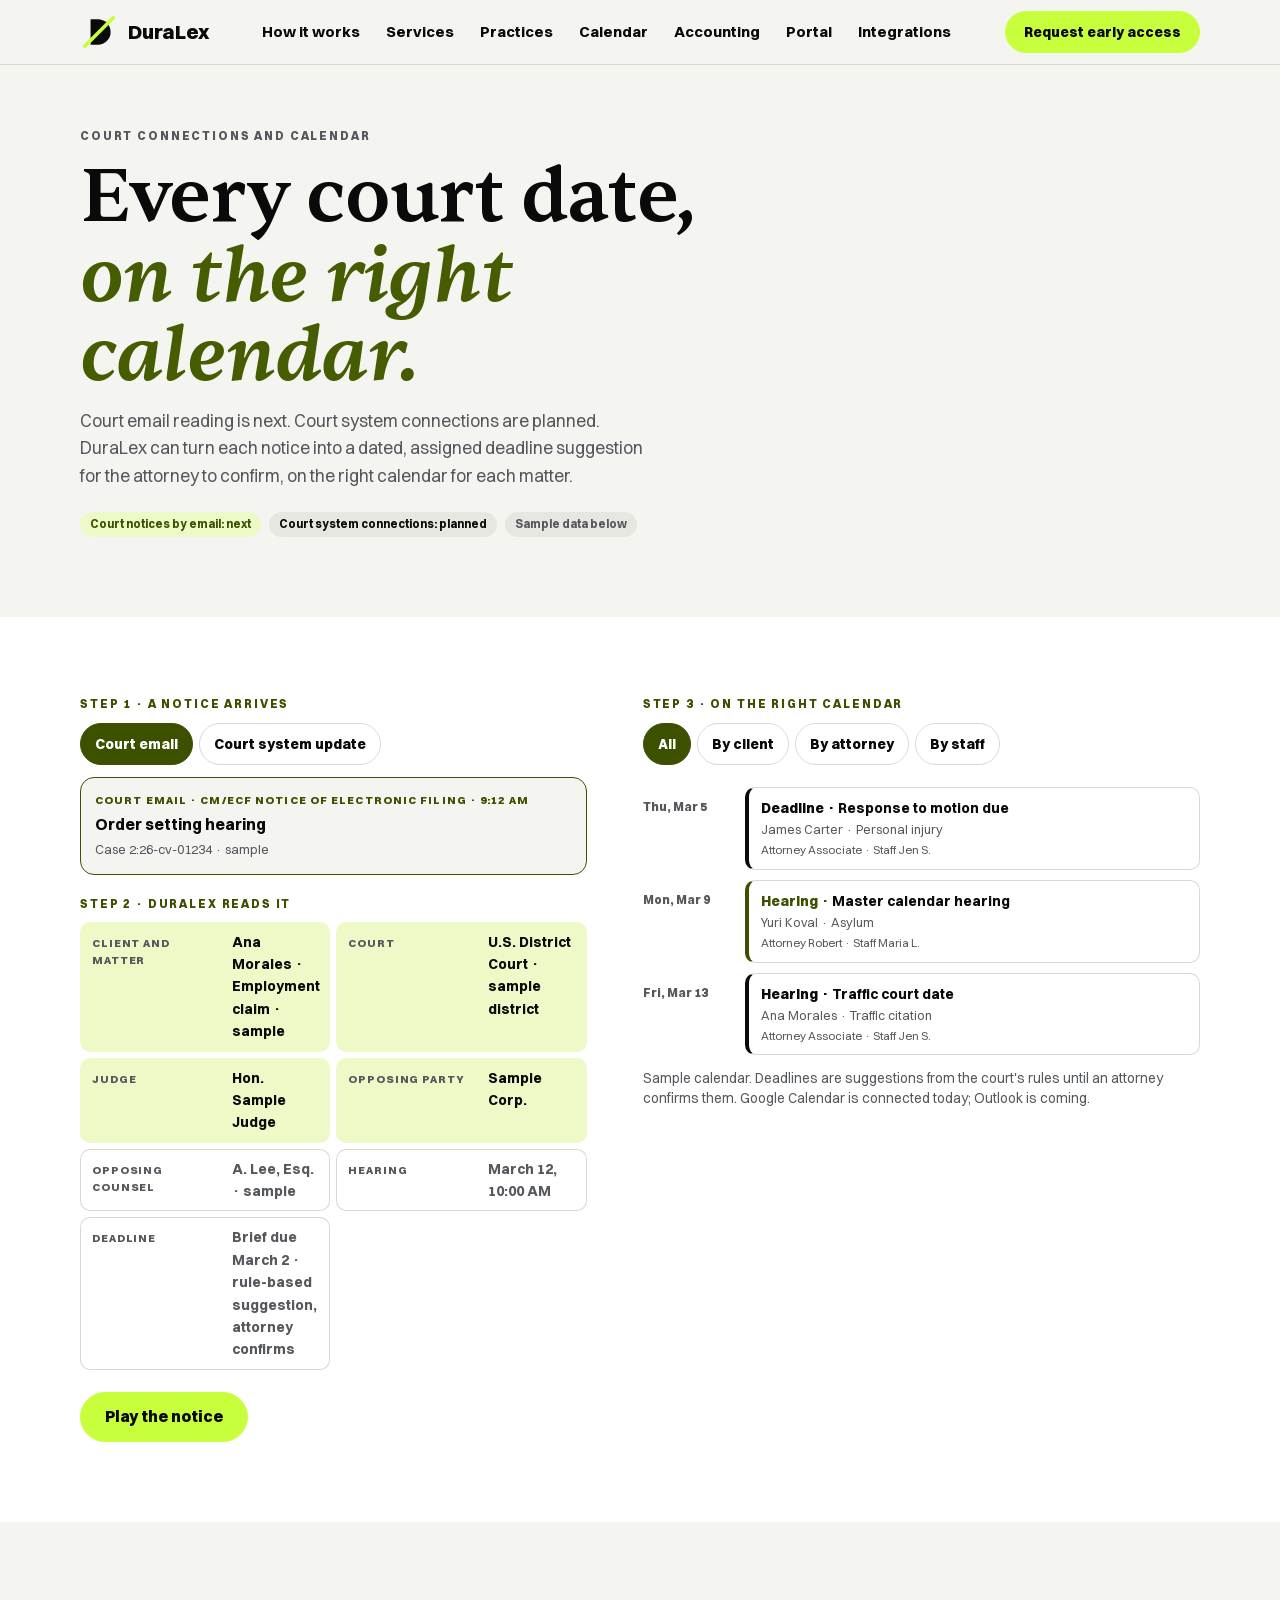
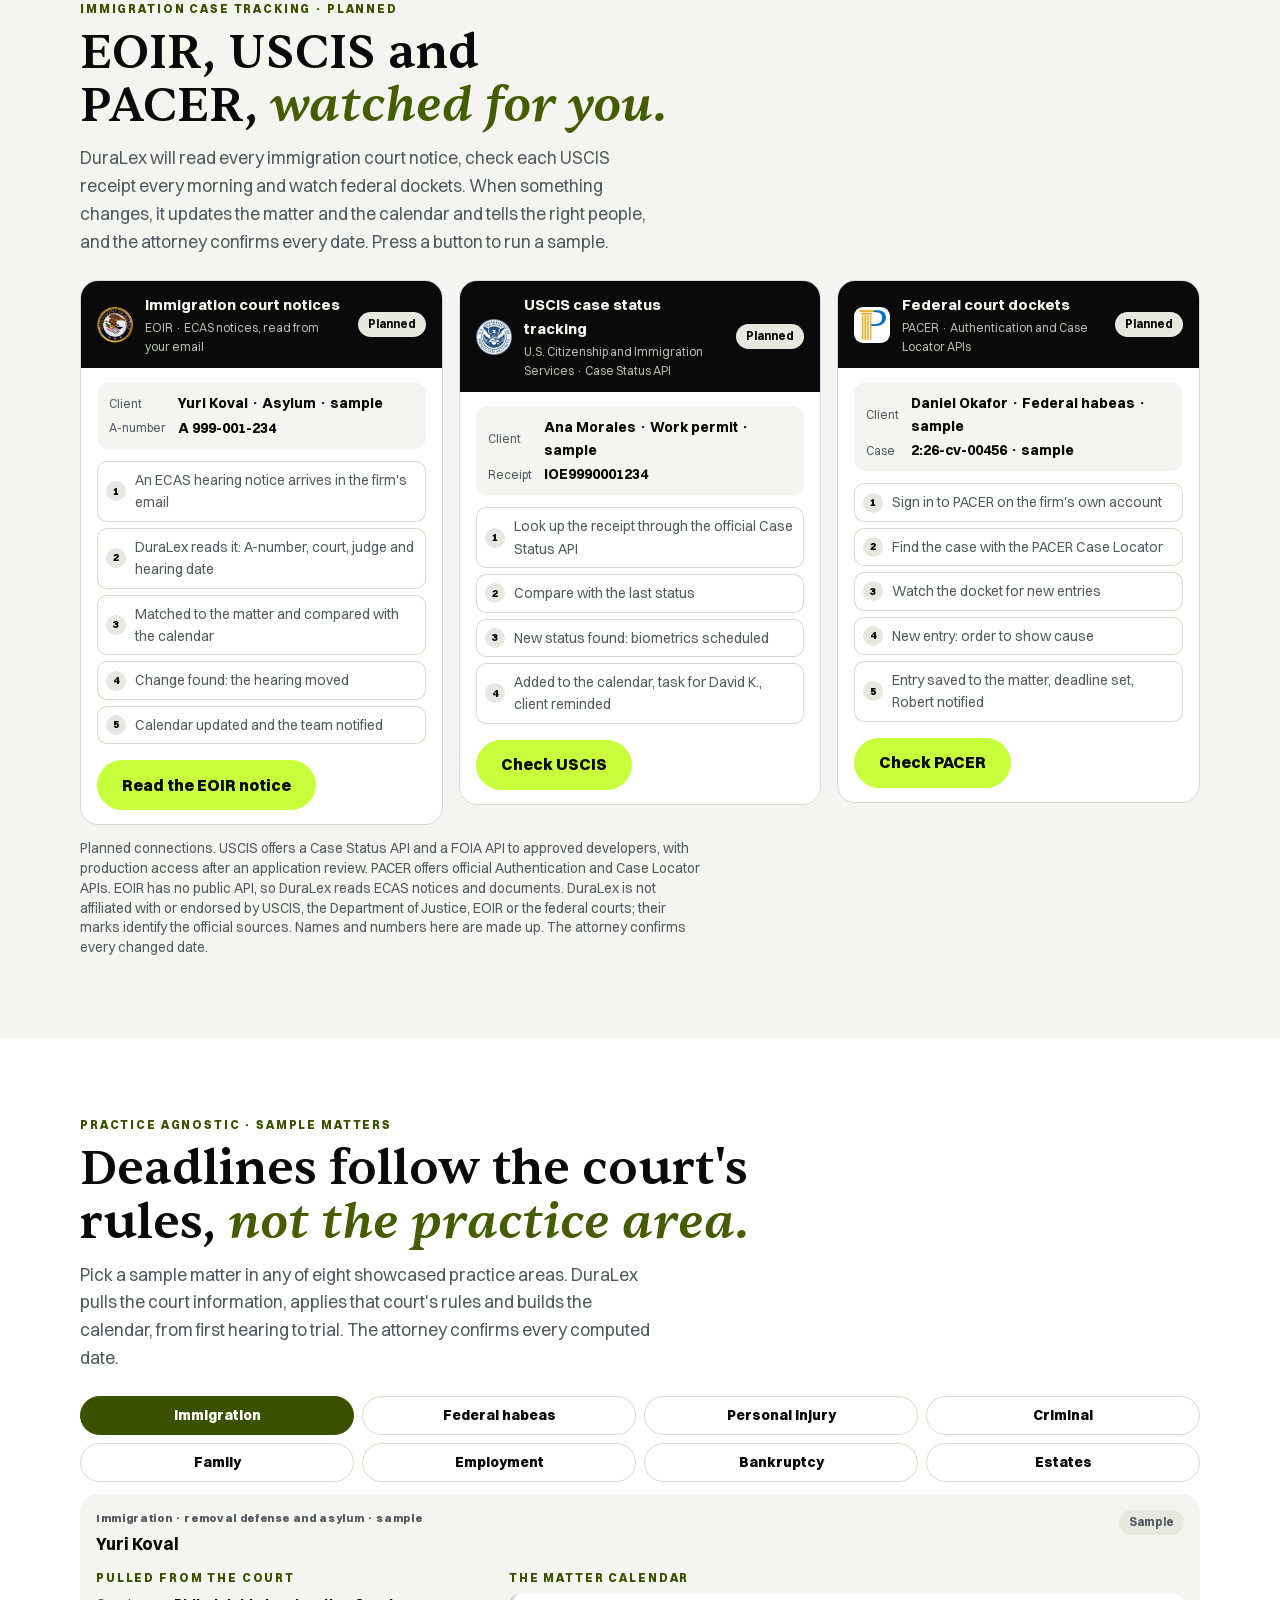
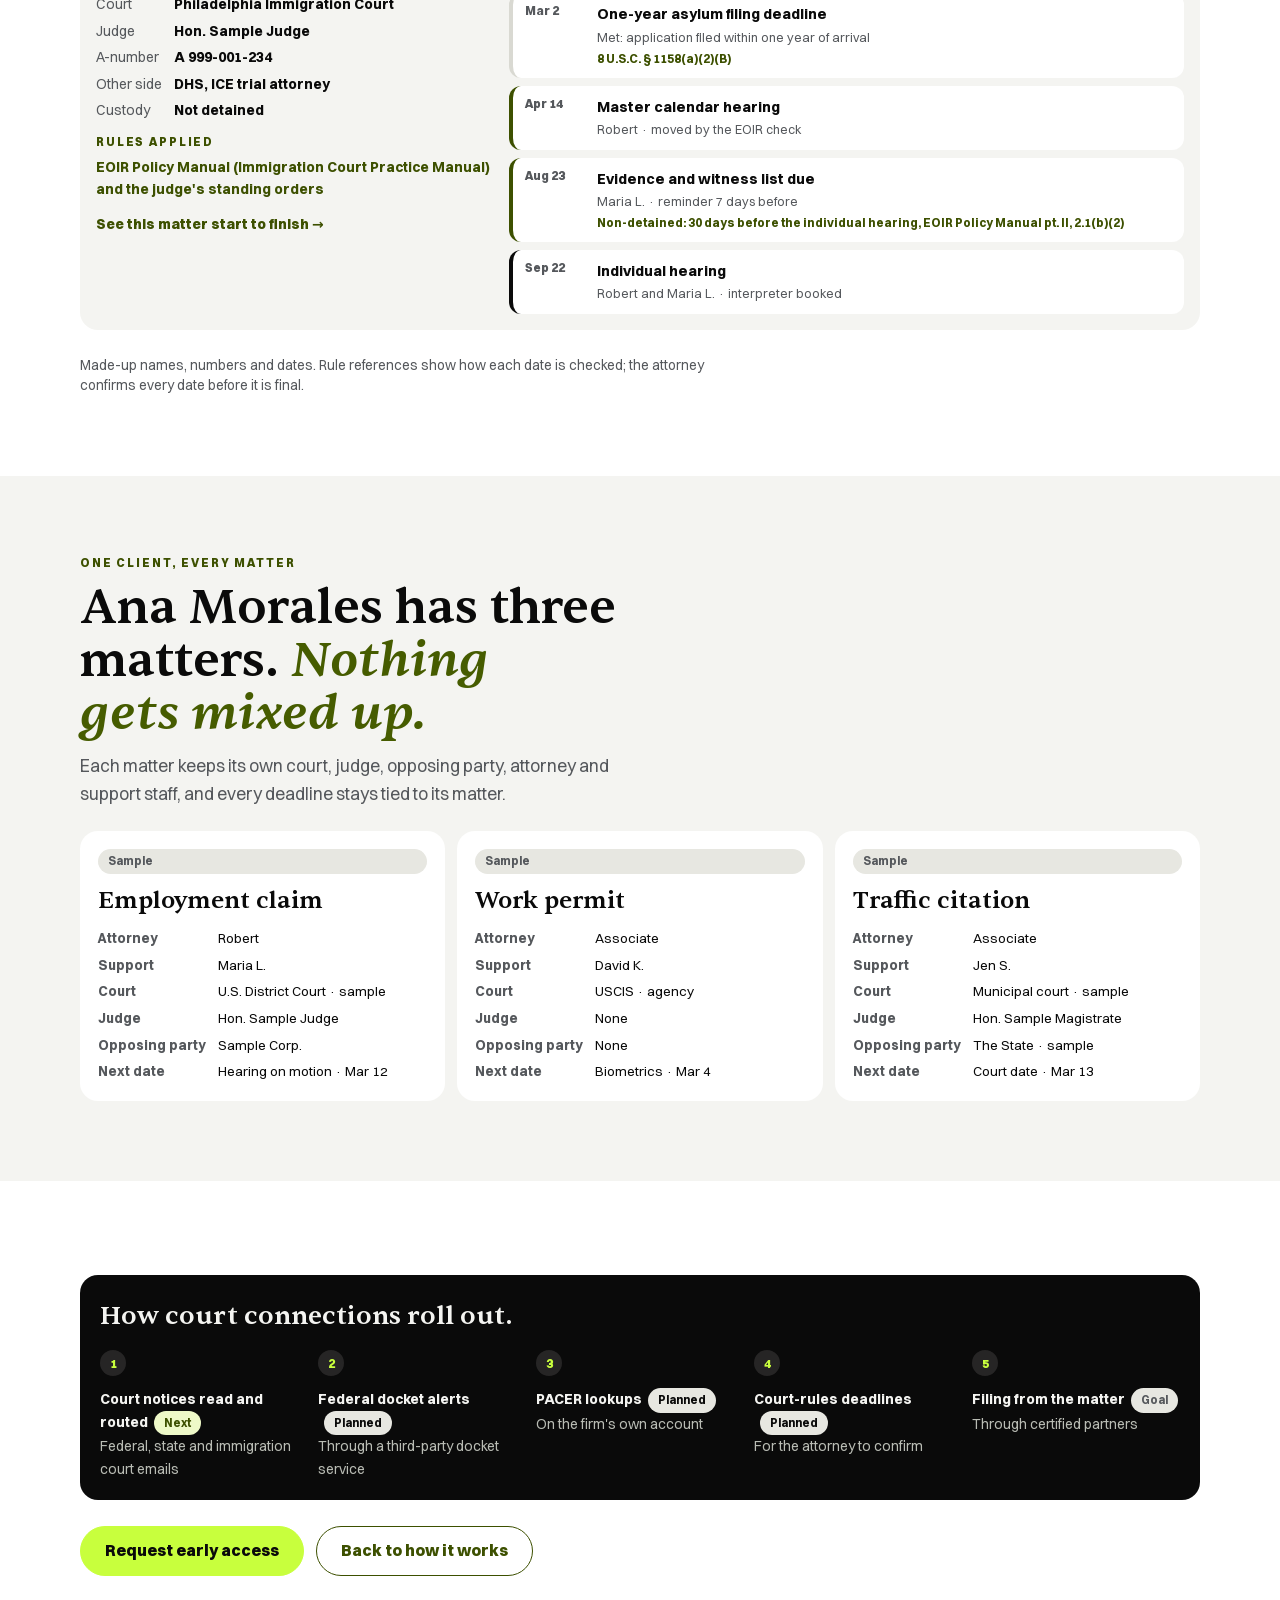
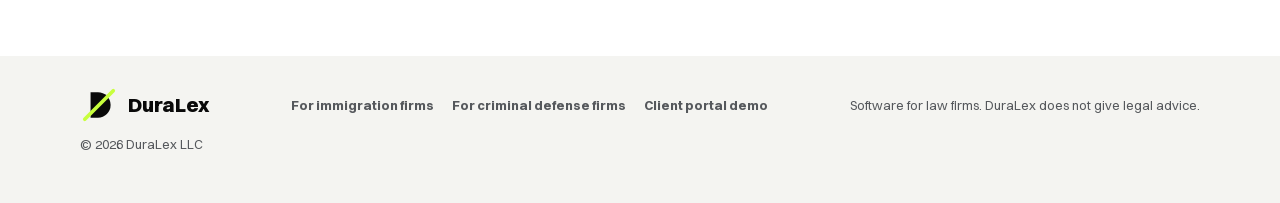
<file: calendar/index.html>
<!doctype html>
<html lang="en">
<head>
<meta charset="utf-8">
<meta name="viewport" content="width=device-width, initial-scale=1, viewport-fit=cover">
<title>Planned Court Deadline Calendaring for Law Firms | DuraLex</title>
<meta name="description" content="How DuraLex will turn court emails (next) and court systems (planned) into dated, assigned deadlines on the right calendar, by client, attorney and staff.">
<link rel="canonical" href="https://duralex.law/calendar/">
<meta property="og:type" content="website">
<meta property="og:site_name" content="DuraLex">
<meta property="og:url" content="https://duralex.law/calendar/">
<meta property="og:title" content="Planned Court Deadline Calendaring for Law Firms | DuraLex">
<meta property="og:description" content="How DuraLex will turn court emails (next) and court systems (planned) into dated, assigned deadlines on the right calendar, by client, attorney and staff.">
<meta property="og:image" content="https://duralex.law/assets/og.jpg">
<meta property="og:image:width" content="1200">
<meta property="og:image:height" content="630">
<meta property="og:image:alt" content="DuraLex: You practice law. DuraLex runs the practice.">
<meta name="twitter:card" content="summary_large_image">
<meta name="twitter:title" content="Planned Court Deadline Calendaring for Law Firms | DuraLex">
<meta name="twitter:description" content="How DuraLex will turn court emails (next) and court systems (planned) into dated, assigned deadlines on the right calendar, by client, attorney and staff.">
<meta name="twitter:image" content="https://duralex.law/assets/og.jpg">
<meta name="twitter:image:alt" content="DuraLex: You practice law. DuraLex runs the practice.">
<script type="application/ld+json">{"@context":"https://schema.org","@type":"WebPage","@id":"https://duralex.law/calendar/#page","url":"https://duralex.law/calendar/","name":"Planned Court Deadline Calendaring for Law Firms | DuraLex","description":"How DuraLex will turn court emails (next) and court systems (planned) into dated, assigned deadlines on the right calendar, by client, attorney and staff.","isPartOf":{"@id":"https://duralex.law/#site"},"about":{"@id":"https://duralex.law/#org"},"inLanguage":"en","breadcrumb":{"@type":"BreadcrumbList","itemListElement":[{"@type":"ListItem","position":1,"name":"DuraLex","item":"https://duralex.law/"},{"@type":"ListItem","position":2,"name":"Court connections and calendar","item":"https://duralex.law/calendar/"}]}}</script>
<meta name="theme-color" content="#0A0A0A">
<meta name="referrer" content="strict-origin-when-cross-origin">
<meta http-equiv="Content-Security-Policy" content="default-src 'self'; base-uri 'self'; object-src 'none'; form-action 'self'; connect-src 'self' https://www.googletagmanager.com https://*.google-analytics.com https://*.google.com; img-src 'self' data: https://www.googletagmanager.com https://*.google-analytics.com; font-src 'self'; style-src 'self' 'unsafe-inline'; script-src 'self' https://www.googletagmanager.com 'sha256-qOhFsq0QMV2REqNwk5hGH5bZE9SkX6gt6yeyKdYPv+U=' 'sha256-k5X+ve9w8BWYxUNeNtWqN8OPMy6qxeIb0oT41TEOw8c='">
<script async src="https://www.googletagmanager.com/gtag/js?id=G-MRZN1ZN2RH"></script>
<script src="/assets/analytics.js"></script>
<link rel="icon" href="/icons/favicon.ico" sizes="48x48">
<link rel="icon" type="image/svg+xml" href="/icons/duralex-mark.svg">
<link rel="manifest" href="/manifest.webmanifest">
<link rel="apple-touch-icon" href="/icons/apple-touch-icon.png">
<link rel="stylesheet" href="/site.css">
<link rel="preload" href="/assets/fonts/Sentient-Variable.woff2" as="font" type="font/woff2" crossorigin>
<link rel="stylesheet" href="/calendar/calendar.css">
<script>document.documentElement.classList.add("js")</script>
</head>
<body>
<a class="skip" href="#top">Skip to content</a>
<header class="nav">
  <div class="wrap">
    <a class="brand" href="/"><svg class="logo" aria-hidden="true" xmlns="http://www.w3.org/2000/svg" viewBox="0 0 72 72"><path d="M20 12h14a24 24 0 0 1 0 48H20z" fill="currentColor"/><path d="M9 63L63 9" stroke="#C8FF3D" stroke-width="7" stroke-linecap="round" fill="none"/></svg><b>DuraLex</b></a>
    <nav class="links" aria-label="Main"><a href="/#how">How it works</a><a href="/#services">Services</a><a href="/practices/">Practices</a><a href="/calendar/" aria-current="page">Calendar</a><a href="/accounting/">Accounting</a><a href="/portal/">Portal</a><a href="/#integrations">Integrations</a></nav>
    <a class="btn solid" href="/#access">Request early access</a>
    <button class="menubtn" type="button" id="openMenu" aria-label="Open menu" aria-expanded="false" aria-controls="drawer"><svg width="20" height="20" viewBox="0 0 24 24" fill="none" stroke="currentColor" stroke-width="1.8" stroke-linecap="round" stroke-linejoin="round" aria-hidden="true"><path d="M4 5h16"/> <path d="M4 12h16"/> <path d="M4 19h16"/></svg></button>
  </div>
</header>
<div class="drawer" id="drawer" hidden>
  <div style="display:flex;justify-content:space-between;align-items:center"><span class="brand" style="color:var(--ondark)"><svg class="logo" aria-hidden="true" xmlns="http://www.w3.org/2000/svg" viewBox="0 0 72 72"><path d="M20 12h14a24 24 0 0 1 0 48H20z" fill="currentColor"/><path d="M9 63L63 9" stroke="#C8FF3D" stroke-width="7" stroke-linecap="round" fill="none"/></svg><b>DuraLex</b></span><button class="menubtn" type="button" id="closeMenu" aria-label="Close menu" style="background:transparent;color:var(--ondark);border-color:rgba(243,241,236,.3)"><svg width="20" height="20" viewBox="0 0 24 24" fill="none" stroke="currentColor" stroke-width="1.8" stroke-linecap="round" stroke-linejoin="round" aria-hidden="true"><path d="M18 6 6 18"/> <path d="m6 6 12 12"/></svg></button></div>
  <nav aria-label="Menu"><a href="/#how">How it works</a><a href="/#services">Services</a><a href="/practices/">Practices</a><a href="/#why">Why DuraLex</a><a href="/calendar/" aria-current="page">Calendar</a><a href="/accounting/">Accounting</a><a href="/portal/">Client portal</a><a href="/#integrations">Integrations</a><a href="/#faq">Questions</a></nav>
  <a class="btn" href="/#access" style="background:var(--gold);border-color:var(--gold);color:var(--navy)">Request early access</a>
</div>

<main id="top">
<section class="hero">
  <div class="wrap">
    <div class="eyebrow" style="color:var(--muted)">Court connections and calendar</div>
    <h1>Every court date, <em>on the right calendar.</em></h1>
    <p class="sub">Court email reading is next. Court system connections are planned. DuraLex can turn each notice into a dated, assigned deadline suggestion for the attorney to confirm, on the right calendar for each matter.</p>
    <div class="stat-row"><span class="chip ok">Court notices by email: next</span><span class="chip">Court system connections: planned</span><span class="chip soon">Sample data below</span></div>
  </div>
</section>

<section class="white" id="demo">
  <div class="wrap cal-grid">
    <div class="reveal">
      <div class="eyebrow">Step 1 · A notice arrives</div>
      <div class="src-tabs" role="group" aria-label="Notice source">
        <button type="button" aria-pressed="true" data-src="email">Court email</button>
        <button type="button" aria-pressed="false" data-src="api">Court system update</button>
      </div>
      <div class="notice" id="notice">
        <small id="nsrc">Court email · CM/ECF Notice of Electronic Filing · 9:12 AM</small>
        <b>Order setting hearing</b>
        <span>Case 2:26-cv-01234 · sample</span>
      </div>
      <div class="eyebrow" style="margin-top:22px">Step 2 · DuraLex reads it</div>
      <ol class="parse" id="parse">
        <li><span>Client and matter</span><b>Ana Morales · Employment claim · sample</b></li>
        <li><span>Court</span><b>U.S. District Court · sample district</b></li>
        <li><span>Judge</span><b>Hon. Sample Judge</b></li>
        <li><span>Opposing party</span><b>Sample Corp.</b></li>
        <li><span>Opposing counsel</span><b>A. Lee, Esq. · sample</b></li>
        <li><span>Hearing</span><b>March 12, 10:00 AM</b></li>
        <li><span>Deadline</span><b>Brief due March 2 · rule-based suggestion, attorney confirms</b></li>
      </ol>
      <button class="btn solid play" type="button" id="play">Play the notice</button>
    </div>
    <div class="reveal">
      <div class="eyebrow">Step 3 · On the right calendar</div>
      <div class="views" role="group" aria-label="Calendar view">
        <button type="button" aria-pressed="true" data-view="all">All</button>
        <button type="button" aria-pressed="false" data-view="client">By client</button>
        <button type="button" aria-pressed="false" data-view="atty">By attorney</button>
        <button type="button" aria-pressed="false" data-view="staff">By staff</button>
      </div>
      <div class="who" id="who" role="group" aria-label="Filter"></div>
      <div class="agenda" id="agenda" aria-live="polite"></div>
      <p class="fine">Sample calendar. Deadlines are suggestions from the court's rules until an attorney confirms them. Google Calendar is connected today; Outlook is coming.</p>
    </div>
  </div>
</section>

<section id="tracking">
  <div class="wrap">
    <div class="head reveal"><div class="eyebrow">Immigration case tracking · planned</div><h2 class="h2">EOIR, USCIS and PACER, <em>watched for you.</em></h2><p class="sub">DuraLex will read every immigration court notice, check each USCIS receipt every morning and watch federal dockets. When something changes, it updates the matter and the calendar and tells the right people, and the attorney confirms every date. Press a button to run a sample.</p></div>
    <div class="win-grid three">
      <div class="win reveal" id="wEoir">
        <div class="wbar"><img src="/icons/eoir.png" alt="U.S. Department of Justice seal" width="36" height="36"><div><b>Immigration court notices</b><small>EOIR · ECAS notices, read from your email</small></div><span class="chip">Planned</span></div>
        <div class="wbody">
          <div class="wq"><small>Client</small><b>Yuri Koval · Asylum · sample</b><small>A-number</small><b>A 999-001-234</b></div>
          <ol class="wsteps"><li>An ECAS hearing notice arrives in the firm's email</li><li>DuraLex reads it: A-number, court, judge and hearing date</li><li>Matched to the matter and compared with the calendar</li><li>Change found: the hearing moved</li><li>Calendar updated and the team notified</li></ol>
          <div class="wres"><dl><dt>Court</dt><dd>Philadelphia Immigration Court</dd><dt>Judge</dt><dd>Hon. Sample Judge</dd><dt>Source</dt><dd>ECAS hearing notice, saved to the matter</dd><dt>Next hearing</dt><dd class="chg">Master calendar, Apr 14, 9:00 AM <span class="was">Mar 9</span></dd></dl><p class="wok">Moved on the calendar below · Robert and Maria L. notified</p><p class="wnote">EOIR has no public API, so DuraLex works from the notices and documents themselves. Filing in ECAS stays with the attorney.</p></div>
          <div class="wfoot"><button class="btn solid play" type="button" id="eoirPlay">Read the EOIR notice</button><span class="wst" role="status" aria-live="polite"></span></div>
        </div>
      </div>
      <div class="win reveal" id="wUscis">
        <div class="wbar"><img src="/icons/uscis.png" alt="U.S. Department of Homeland Security seal" width="36" height="36"><div><b>USCIS case status tracking</b><small>U.S. Citizenship and Immigration Services · Case Status API</small></div><span class="chip">Planned</span></div>
        <div class="wbody">
          <div class="wq"><small>Client</small><b>Ana Morales · Work permit · sample</b><small>Receipt</small><b>IOE9990001234</b></div>
          <ol class="wsteps"><li>Look up the receipt through the official Case Status API</li><li>Compare with the last status</li><li>New status found: biometrics scheduled</li><li>Added to the calendar, task for David K., client reminded</li></ol>
          <div class="wres"><ol class="wtl"><li><span>Jan 20</span><b>Case was received</b></li><li class="new"><span>Mar 4</span><b>Biometrics appointment scheduled</b></li><li class="pend"><span>Next</span>Case decision</li><li class="pend"><span>Then</span>Card produced and mailed</li></ol><p class="wok">Biometrics added to the calendar below · task for David K.</p><p class="wnote">Also watched on every receipt: requests for evidence, approvals and transfers. FOIA requests for the A-file through the USCIS FOIA API are planned.</p></div>
          <div class="wfoot"><button class="btn solid play" type="button" id="uscisPlay">Check USCIS</button><span class="wst" role="status" aria-live="polite"></span></div>
        </div>
      </div>
      <div class="win reveal" id="wPacer">
        <div class="wbar"><img src="/icons/pacer.png" alt="PACER logo" width="36" height="36"><div><b>Federal court dockets</b><small>PACER · Authentication and Case Locator APIs</small></div><span class="chip">Planned</span></div>
        <div class="wbody">
          <div class="wq"><small>Client</small><b>Daniel Okafor · Federal habeas · sample</b><small>Case</small><b>2:26-cv-00456 · sample</b></div>
          <ol class="wsteps"><li>Sign in to PACER on the firm's own account</li><li>Find the case with the PACER Case Locator</li><li>Watch the docket for new entries</li><li>New entry: order to show cause</li><li>Entry saved to the matter, deadline set, Robert notified</li></ol>
          <div class="wres"><dl><dt>Court</dt><dd>U.S. District Court · sample district</dd><dt>New entry</dt><dd>Mar 4 · Order to show cause</dd><dt>Deadline</dt><dd class="chg">Return due Mar 7, 28 U.S.C. § 2243</dd></dl><p class="wok">On the calendar for the attorney to confirm</p><p class="wnote">PACER charges its own per-page fees on the firm's account. Filing in CM/ECF stays with the attorney.</p></div>
          <div class="wfoot"><button class="btn solid play" type="button" id="pacerPlay">Check PACER</button><span class="wst" role="status" aria-live="polite"></span></div>
        </div>
      </div>
    </div>
    <p class="fine">Planned connections. USCIS offers a Case Status API and a FOIA API to approved developers, with production access after an application review. PACER offers official Authentication and Case Locator APIs. EOIR has no public API, so DuraLex reads ECAS notices and documents. DuraLex is not affiliated with or endorsed by USCIS, the Department of Justice, EOIR or the federal courts; their marks identify the official sources. Names and numbers here are made up. The attorney confirms every changed date.</p>
  </div>
</section>

<section id="rules" class="white">
  <div class="wrap">
    <div class="head reveal"><div class="eyebrow">Practice agnostic · sample matters</div><h2 class="h2">Deadlines follow the court's rules, <em>not the practice area.</em></h2><p class="sub">Pick a sample matter in any of eight showcased practice areas. DuraLex pulls the court information, applies that court's rules and builds the calendar, from first hearing to trial. The attorney confirms every computed date.</p></div>
    <div class="smp reveal">
      <div class="smp-tabs" role="group" aria-label="Sample matter" id="smpTabs"></div>
      <div class="smp-body" id="smp" aria-live="polite"></div>
      <p class="fine">Made-up names, numbers and dates. Rule references show how each date is checked; the attorney confirms every date before it is final.</p>
    </div>
  </div>
</section>

<section id="client">
  <div class="wrap">
    <div class="head reveal"><div class="eyebrow">One client, every matter</div><h2 class="h2">Ana Morales has three matters. <em>Nothing gets mixed up.</em></h2><p class="sub">Each matter keeps its own court, judge, opposing party, attorney and support staff, and every deadline stays tied to its matter.</p></div>
    <div class="matters"><div class="mt reveal"><span class="chip soon">Sample</span><h3>Employment claim</h3><dl><dt>Attorney</dt><dd>Robert</dd><dt>Support</dt><dd>Maria L.</dd><dt>Court</dt><dd>U.S. District Court · sample</dd><dt>Judge</dt><dd>Hon. Sample Judge</dd><dt>Opposing party</dt><dd>Sample Corp.</dd><dt>Next date</dt><dd>Hearing on motion · Mar 12</dd></dl></div><div class="mt reveal"><span class="chip soon">Sample</span><h3>Work permit</h3><dl><dt>Attorney</dt><dd>Associate</dd><dt>Support</dt><dd>David K.</dd><dt>Court</dt><dd>USCIS · agency</dd><dt>Judge</dt><dd>None</dd><dt>Opposing party</dt><dd>None</dd><dt>Next date</dt><dd>Biometrics · Mar 4</dd></dl></div><div class="mt reveal"><span class="chip soon">Sample</span><h3>Traffic citation</h3><dl><dt>Attorney</dt><dd>Associate</dd><dt>Support</dt><dd>Jen S.</dd><dt>Court</dt><dd>Municipal court · sample</dd><dt>Judge</dt><dd>Hon. Sample Magistrate</dd><dt>Opposing party</dt><dd>The State · sample</dd><dt>Next date</dt><dd>Court date · Mar 13</dd></dl></div></div>
  </div>
</section>

<section class="white" id="roadmap">
  <div class="wrap">
    <div class="road reveal">
      <h3>How court connections roll out.</h3>
      <ol>
        <li><span><b>Court notices read and routed</b><span class="chip ok">Next</span><br>Federal, state and immigration court emails</span></li>
        <li><span><b>Federal docket alerts</b><span class="chip">Planned</span><br>Through a third-party docket service</span></li>
        <li><span><b>PACER lookups</b><span class="chip">Planned</span><br>On the firm's own account</span></li>
        <li><span><b>Court-rules deadlines</b><span class="chip">Planned</span><br>For the attorney to confirm</span></li>
        <li><span><b>Filing from the matter</b><span class="chip soon">Goal</span><br>Through certified partners</span></li>
      </ol>
    </div>
    <div class="ctas" style="margin-top:26px"><a class="btn solid" href="/#access">Request early access</a><a class="btn line" href="/#how">Back to how it works</a></div>
  </div>
</section>
</main>

<footer><div class="wrap"><a class="brand" href="/"><svg class="logo" aria-hidden="true" xmlns="http://www.w3.org/2000/svg" viewBox="0 0 72 72"><path d="M20 12h14a24 24 0 0 1 0 48H20z" fill="currentColor"/><path d="M9 63L63 9" stroke="#C8FF3D" stroke-width="7" stroke-linecap="round" fill="none"/></svg><b>DuraLex</b></a><nav class="fnav" aria-label="Solutions"><a href="/immigration/">For immigration firms</a><a href="/criminal-defense/">For criminal defense firms</a><a href="/portal-demo/">Client portal demo</a></nav><span>Software for law firms. DuraLex does not give legal advice.</span><span>© 2026 DuraLex LLC</span></div></footer>

<script src="/practices/data.js"></script>
<script>
(function(){
  var reduce=matchMedia('(prefers-reduced-motion: reduce)').matches;
  var d=document.getElementById('drawer'),o=document.getElementById('openMenu'),c=document.getElementById('closeMenu');
  function closeMenu(){d.hidden=true;o.setAttribute('aria-expanded','false');o.focus()}
  o.onclick=function(){d.hidden=false;o.setAttribute('aria-expanded','true');c.focus()};c.onclick=closeMenu;
  d.querySelectorAll('a').forEach(function(a){a.addEventListener('click',function(){d.hidden=true;o.setAttribute('aria-expanded','false')})});
  document.addEventListener('keydown',function(e){if(e.key==='Escape'&&!d.hidden)closeMenu()});
  var rv=[].slice.call(document.querySelectorAll('.reveal'));
  if(innerWidth>=760)rv.forEach(function(e){var p=e.parentElement;if(!p)return;var w=e.closest('.wrap')||p,pr=w.getBoundingClientRect(),r=e.getBoundingClientRect();if(r.width<pr.width*.8){e.style.setProperty('--rx',(r.left+r.width/2<pr.left+pr.width/2?-24:24)+'px');e.style.setProperty('--ry','0px')}var i=[].indexOf.call(p.children,e);if(!e.style.getPropertyValue('--d'))e.style.setProperty('--d',Math.min(Math.max(i,0),4)*.07+'s')});
  if(reduce||!('IntersectionObserver' in window)){rv.forEach(function(e){e.classList.add('in')})}
  else{var io=new IntersectionObserver(function(es){es.forEach(function(e){if(e.isIntersecting){e.target.classList.add('in');io.unobserve(e.target)}})},{rootMargin:'0px 0px -6% 0px',threshold:.1});rv.forEach(function(e){io.observe(e)})}

  var EV=[
    {d:'Mon, Mar 2',t:'Brief due',m:'Employment claim',client:'Ana Morales',atty:'Robert',staff:'Maria L.',kind:'deadline',isNew:true},
    {d:'Wed, Mar 4',t:'Biometrics appointment',m:'Work permit',client:'Ana Morales',atty:'Associate',staff:'David K.',kind:'event',trk:true},
    {d:'Thu, Mar 5',t:'Response to motion due',m:'Personal injury',client:'James Carter',atty:'Associate',staff:'Jen S.',kind:'deadline'},
    {d:'Mon, Mar 9',t:'Master calendar hearing',m:'Asylum',client:'Yuri Koval',atty:'Robert',staff:'Maria L.',kind:'hearing'},
    {d:'Thu, Mar 12',t:'Hearing on motion',m:'Employment claim',client:'Ana Morales',atty:'Robert',staff:'Maria L.',kind:'hearing',isNew:true},
    {d:'Fri, Mar 13',t:'Traffic court date',m:'Traffic citation',client:'Ana Morales',atty:'Associate',staff:'Jen S.',kind:'hearing'}
  ];
  var COL={'Ana Morales':'#3D5000','James Carter':'#6A6F5B','Yuri Koval':'#0A0A0A','Robert':'#3D5000','Associate':'#0A0A0A','Maria L.':'#3D5000','David K.':'#6A6F5B','Jen S.':'#0A0A0A'};
  var view='all',filt=null,played=false,tracked=false;
  var agenda=document.getElementById('agenda'),who=document.getElementById('who');
  function render(){
    var key=view==='all'?null:view;
    var vals=key?EV.map(function(e){return e[key]}).filter(function(v,i,a){return a.indexOf(v)===i}):[];
    who.innerHTML=vals.map(function(v){return '<button type="button" aria-pressed="'+(filt===v)+'" data-v="'+v+'"><i style="background:'+COL[v]+'"></i>'+v+'</button>'}).join('');
    who.hidden=!key;
    who.querySelectorAll('button').forEach(function(b){b.onclick=function(){filt=filt===b.dataset.v?null:b.dataset.v;render()}});
    var rows=EV.filter(function(e){return (!e.isNew||played)&&(!e.trk||tracked)&&(!key||!filt||e[key]===filt)});
    var days=rows.map(function(e){return e.d}).filter(function(v,i,a){return a.indexOf(v)===i});
    agenda.innerHTML=days.length?days.map(function(dd){return '<div class="day"><span class="dd">'+dd+'</span><div>'+rows.filter(function(e){return e.d===dd}).map(function(e){var tag=key?e[key]:e.atty;return '<div class="ev '+e.kind+(e.isNew?' new':'')+'" style="--c:'+(COL[tag]||'#3D5000')+'"><b>'+e.t+'</b><span>'+e.client+' · '+e.m+'</span><span class="people">Attorney '+e.atty+' · Staff '+e.staff+'</span></div>'}).join('')+'</div></div>'}).join(''):'<p class="fine">Nothing on this calendar for that filter.</p>';
  }
  document.querySelectorAll('.views button').forEach(function(b){b.onclick=function(){view=b.dataset.view;filt=null;document.querySelectorAll('.views button').forEach(function(x){x.setAttribute('aria-pressed',x===b?'true':'false')});render()}});
  var SRC={email:'Court email · CM/ECF Notice of Electronic Filing · 9:12 AM',api:'Planned court system connection · docket entry'};
  document.querySelectorAll('.src-tabs button').forEach(function(b){b.onclick=function(){document.querySelectorAll('.src-tabs button').forEach(function(x){x.setAttribute('aria-pressed',x===b?'true':'false')});document.getElementById('nsrc').textContent=SRC[b.dataset.src]}});


  function runWin(w,opts){var lis=[].slice.call(w.querySelectorAll('.wsteps li')),res=w.querySelector('.wres'),st=w.querySelector('.wst'),tm=w._t||[];tm.forEach(clearTimeout);w._t=[];
    lis.forEach(function(li){li.classList.remove('on','done')});if(res)res.classList.remove('show');if(opts.reset)opts.reset();
    function step(i){lis.forEach(function(li,j){li.classList.toggle('done',j<i);li.classList.toggle('on',j===i)});if(opts.onStep)opts.onStep(i);st.textContent=lis[i]?lis[i].textContent:''}
    function fin(){lis.forEach(function(li){li.classList.remove('on');li.classList.add('done')});if(res)res.classList.add('show');if(opts.onStep)opts.onStep(lis.length);if(opts.done)opts.done();st.textContent=opts.msg}
    if(reduce){fin();return}
    lis.forEach(function(li,i){w._t.push(setTimeout(function(){step(i)},300+i*(opts.gap||1000)))});w._t.push(setTimeout(fin,300+lis.length*(opts.gap||1000)))}
  function moveYuri(on){var y=EV.filter(function(e){return e.client==='Yuri Koval'&&e.m==='Asylum'})[0];if(!y)return;if(on&&!y.moved){EV.splice(EV.indexOf(y),1);y.d0=y.d;y.t0=y.t;y.d='Tue, Apr 14';y.t='Master calendar hearing (moved)';y.moved=true;EV.push(y)}render()}
  document.getElementById('eoirPlay').onclick=function(){runWin(document.getElementById('wEoir'),{gap:900,done:function(){moveYuri(true)},msg:'Notice read: hearing moved to Apr 14. Calendar updated.'})};
  document.getElementById('pacerPlay').onclick=function(){runWin(document.getElementById('wPacer'),{gap:900,msg:'Check complete: order to show cause saved; return due Mar 7.'})};
  document.getElementById('uscisPlay').onclick=function(){runWin(document.getElementById('wUscis'),{gap:1000,done:function(){tracked=true;render()},msg:'Check complete: biometrics Mar 4 added to the calendar.'})};

  var SMP=window.DLX.practices,ORD=window.DLX.order;
  (function(){var g=document.getElementById('smpTabs');ORD.forEach(function(k,i){var b=document.createElement('button');b.type='button';b.dataset.s=k;b.setAttribute('aria-pressed',i?'false':'true');b.textContent=SMP[k].label;g.appendChild(b)})})();
  function esc(x){return String(x).replace(/[&<>"]/g,function(c){return {'&':'&amp;','<':'&lt;','>':'&gt;','"':'&quot;'}[c]})}
  function smp(k){var s=SMP[k];
    document.querySelectorAll('.smp-tabs button').forEach(function(b){b.setAttribute('aria-pressed',b.dataset.s===k?'true':'false')});
    document.getElementById('smp').innerHTML='<div class="smp-head"><div><small>'+esc(s.kind)+' · sample</small><b>'+esc(s.client)+'</b></div><span class="chip soon">Sample</span></div>'+
      '<div class="smp-cols"><div><div class="eyebrow">Pulled from the court</div><dl class="smp-dl">'+s.court.map(function(r){return '<dt>'+esc(r[0])+'</dt><dd>'+esc(r[1])+'</dd>'}).join('')+'</dl>'+
      '<div class="eyebrow" style="margin-top:14px">Rules applied</div><p class="smp-rules">'+esc(s.rules)+'</p><a class="smp-more" href="/practices/#'+k+'">See this matter start to finish →</a></div>'+
      '<div><div class="eyebrow">The matter calendar</div><ol class="smp-tl">'+s.events.map(function(e){return '<li class="'+e[2]+'"><span class="sd">'+esc(e[0])+'</span><div><b>'+esc(e[1])+'</b><span class="sw">'+esc(e[3])+'</span>'+(e[4]?'<span class="sr">'+esc(e[4])+'</span>':'')+'</div></li>'}).join('')+'</ol></div></div>'}
  document.querySelectorAll('.smp-tabs button').forEach(function(b){b.onclick=function(){smp(b.dataset.s)}});
  smp('imm');
  var items=[].slice.call(document.querySelectorAll('#parse li')),timers=[];
  function play(){timers.forEach(clearTimeout);timers=[];played=false;render();items.forEach(function(li){li.classList.remove('on')});document.getElementById('notice').classList.add('ping');
    if(reduce){items.forEach(function(li){li.classList.add('on')});played=true;render();return}
    items.forEach(function(li,i){timers.push(setTimeout(function(){li.classList.add('on')},500+i*450))});
    timers.push(setTimeout(function(){played=true;render()},500+items.length*450+300));}
  document.getElementById('play').onclick=play;
  render();
  if('IntersectionObserver' in window){var started=false;new IntersectionObserver(function(es){es.forEach(function(e){if(e.isIntersecting&&!started){started=true;play()}})},{threshold:.3}).observe(document.getElementById('demo'))}else play();
})();
</script>
</body>
</html>
</file>
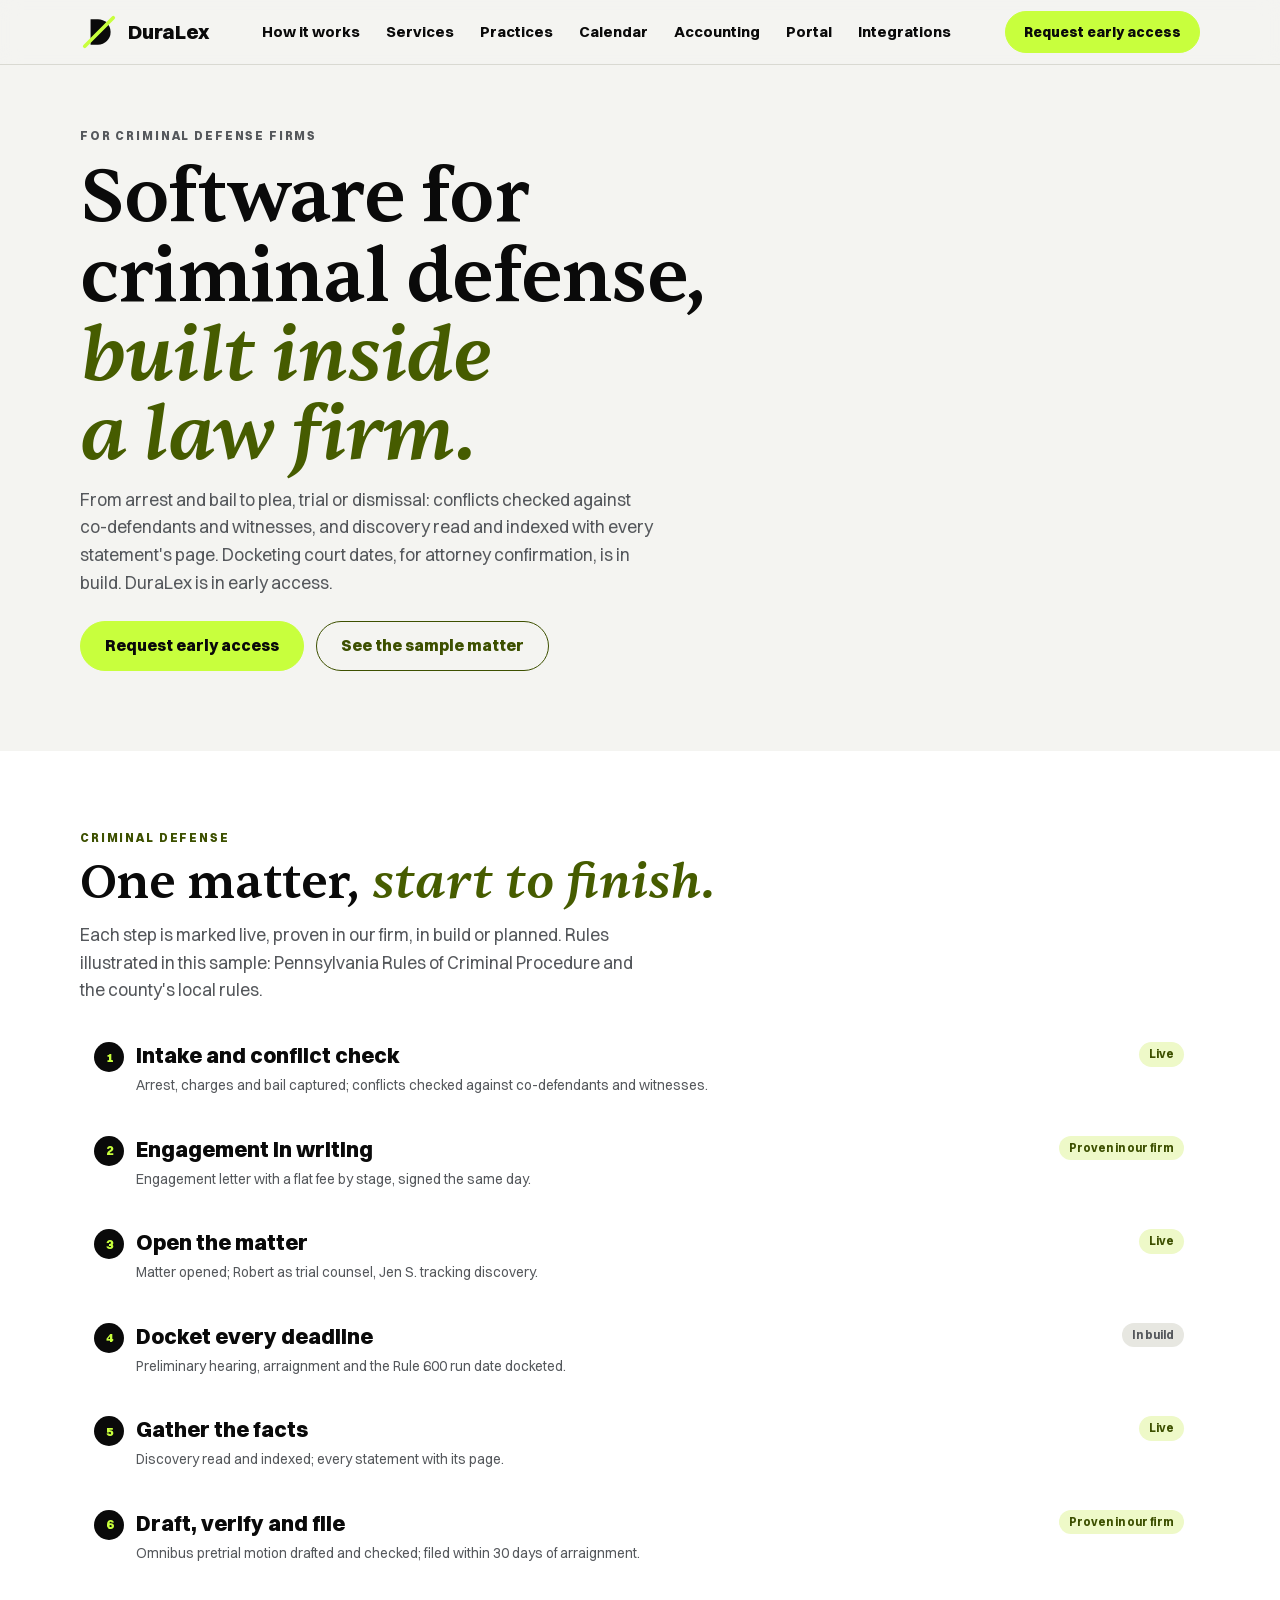
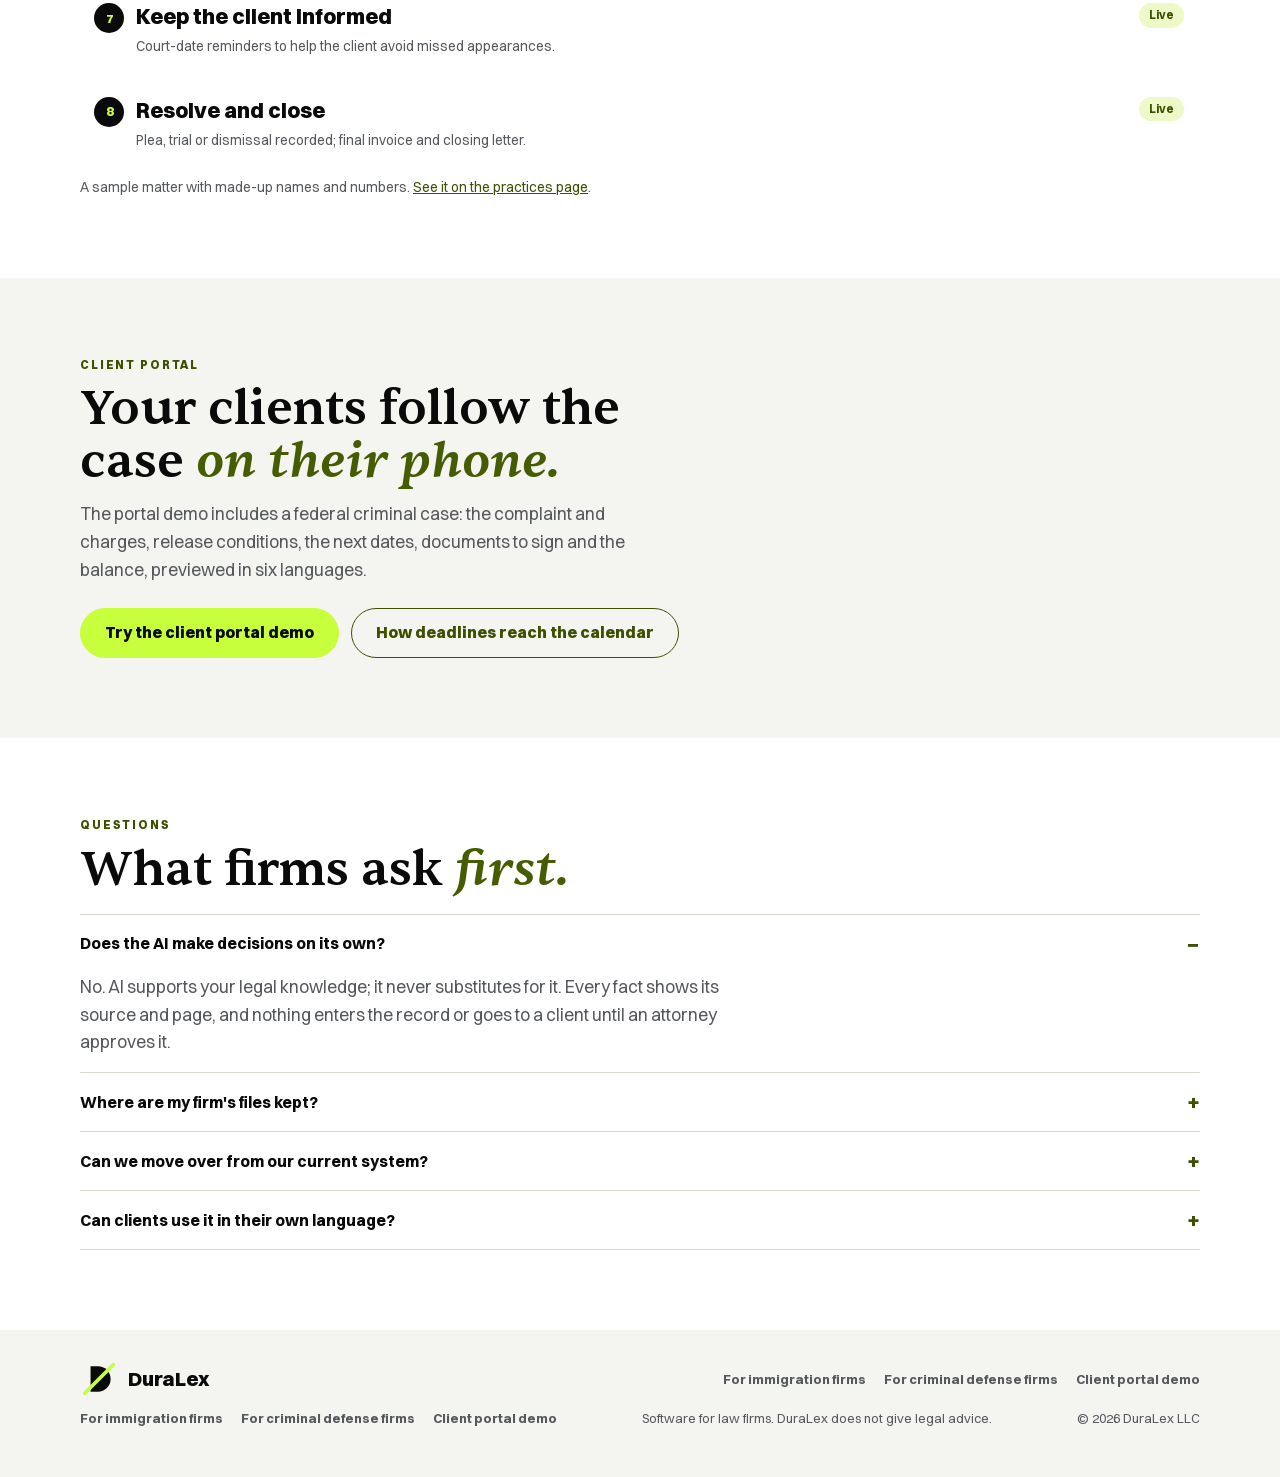
<file: criminal-defense/index.html>
<!doctype html>
<html lang="en">
<head>
<meta charset="utf-8">
<meta name="viewport" content="width=device-width, initial-scale=1, viewport-fit=cover">
<title>AI Software for Criminal Defense Law Firms | DuraLex</title>
<meta name="description" content="Criminal defense from arrest to resolution: conflicts checked against co-defendants and witnesses, discovery indexed by page. Built inside a law firm.">
<link rel="canonical" href="https://duralex.law/criminal-defense/">
<meta property="og:type" content="website">
<meta property="og:site_name" content="DuraLex">
<meta property="og:url" content="https://duralex.law/criminal-defense/">
<meta property="og:title" content="AI Software for Criminal Defense Law Firms | DuraLex">
<meta property="og:description" content="Criminal defense from arrest to resolution: conflicts checked against co-defendants and witnesses, discovery indexed by page. Built inside a law firm.">
<meta property="og:image" content="https://duralex.law/assets/og.jpg">
<meta property="og:image:width" content="1200">
<meta property="og:image:height" content="630">
<meta property="og:image:alt" content="DuraLex: You practice law. DuraLex runs the practice.">
<meta name="twitter:card" content="summary_large_image">
<meta name="twitter:title" content="AI Software for Criminal Defense Law Firms | DuraLex">
<meta name="twitter:description" content="Criminal defense from arrest to resolution: conflicts checked against co-defendants and witnesses, discovery indexed by page. Built inside a law firm.">
<meta name="twitter:image" content="https://duralex.law/assets/og.jpg">
<meta name="twitter:image:alt" content="DuraLex: You practice law. DuraLex runs the practice.">
<script type="application/ld+json">{"@context":"https://schema.org","@graph":[{"@type":"WebPage","@id":"https://duralex.law/criminal-defense/#page","url":"https://duralex.law/criminal-defense/","name":"AI Software for Criminal Defense Law Firms | DuraLex","description":"Criminal defense from arrest to resolution: conflicts checked against co-defendants and witnesses, discovery indexed by page. Built inside a law firm.","isPartOf":{"@id":"https://duralex.law/#site"},"about":{"@id":"https://duralex.law/#org"},"inLanguage":"en","breadcrumb":{"@type":"BreadcrumbList","itemListElement":[{"@type":"ListItem","position":1,"name":"DuraLex","item":"https://duralex.law/"},{"@type":"ListItem","position":2,"name":"AI Software for Criminal Defense Law Firms","item":"https://duralex.law/criminal-defense/"}]}},{"@type":"FAQPage","@id":"https://duralex.law/criminal-defense/#faq","mainEntity":[{"@type":"Question","name":"Does the AI make decisions on its own?","acceptedAnswer":{"@type":"Answer","text":"No. AI supports your legal knowledge; it never substitutes for it. Every fact shows its source and page, and nothing enters the record or goes to a client until an attorney approves it."}},{"@type":"Question","name":"Where are my firm's files kept?","acceptedAnswer":{"@type":"Answer","text":"In your firm's own cloud storage. DuraLex organizes and reads the files where they are."}},{"@type":"Question","name":"Can we move over from our current system?","acceptedAnswer":{"@type":"Answer","text":"Yes. Early-access firms have their data moved over at no charge."}},{"@type":"Question","name":"Can clients use it in their own language?","acceptedAnswer":{"@type":"Answer","text":"The intake interview runs in the client's language today, and status updates by email go out in the client's language. The client portal is previewed in six languages: English, Ukrainian, Uzbek, Spanish, Portuguese and Greek. Texting and WhatsApp are coming."}}]}]}</script>
<meta name="theme-color" content="#0A0A0A">
<meta name="referrer" content="strict-origin-when-cross-origin">
<meta http-equiv="Content-Security-Policy" content="default-src 'self'; base-uri 'self'; object-src 'none'; form-action 'self'; connect-src 'self' https://www.googletagmanager.com https://*.google-analytics.com https://*.google.com; img-src 'self' data: https://www.googletagmanager.com https://*.google-analytics.com; font-src 'self'; style-src 'self' 'unsafe-inline'; script-src 'self' https://www.googletagmanager.com 'sha256-qOhFsq0QMV2REqNwk5hGH5bZE9SkX6gt6yeyKdYPv+U='">
<script async src="https://www.googletagmanager.com/gtag/js?id=G-MRZN1ZN2RH"></script>
<script src="/assets/analytics.js"></script>
<link rel="icon" href="/icons/favicon.ico" sizes="48x48">
<link rel="icon" type="image/svg+xml" href="/icons/duralex-mark.svg">
<link rel="manifest" href="/manifest.webmanifest">
<link rel="apple-touch-icon" href="/icons/apple-touch-icon.png">
<link rel="stylesheet" href="/site.css">
<link rel="preload" href="/assets/fonts/Sentient-Variable.woff2" as="font" type="font/woff2" crossorigin>
<link rel="stylesheet" href="/portal/portal.css">
<script>document.documentElement.classList.add("js")</script>
</head>
<body>
<a class="skip" href="#top">Skip to content</a>
<header class="nav">
  <div class="wrap">
    <a class="brand" href="/"><svg class="logo" aria-hidden="true" xmlns="http://www.w3.org/2000/svg" viewBox="0 0 72 72"><path d="M20 12h14a24 24 0 0 1 0 48H20z" fill="currentColor"/><path d="M9 63L63 9" stroke="#C8FF3D" stroke-width="7" stroke-linecap="round" fill="none"/></svg><b>DuraLex</b></a>
    <nav class="links" aria-label="Main"><a href="/#how">How it works</a><a href="/#services">Services</a><a href="/practices/">Practices</a><a href="/calendar/">Calendar</a><a href="/accounting/">Accounting</a><a href="/portal/">Portal</a><a href="/#integrations">Integrations</a></nav>
    <a class="btn solid" href="/#access">Request early access</a>
    <button class="menubtn" type="button" id="openMenu" aria-label="Open menu" aria-expanded="false" aria-controls="drawer"><svg width="20" height="20" viewBox="0 0 24 24" fill="none" stroke="currentColor" stroke-width="1.8" stroke-linecap="round" stroke-linejoin="round" aria-hidden="true"><path d="M4 5h16"/> <path d="M4 12h16"/> <path d="M4 19h16"/></svg></button>
  </div>
</header>
<div class="drawer" id="drawer" hidden>
  <div style="display:flex;justify-content:space-between;align-items:center"><span class="brand" style="color:var(--ondark)"><svg class="logo" aria-hidden="true" xmlns="http://www.w3.org/2000/svg" viewBox="0 0 72 72"><path d="M20 12h14a24 24 0 0 1 0 48H20z" fill="currentColor"/><path d="M9 63L63 9" stroke="#C8FF3D" stroke-width="7" stroke-linecap="round" fill="none"/></svg><b>DuraLex</b></span><button class="menubtn" type="button" id="closeMenu" aria-label="Close menu" style="background:transparent;color:var(--ondark);border-color:rgba(243,241,236,.3)"><svg width="20" height="20" viewBox="0 0 24 24" fill="none" stroke="currentColor" stroke-width="1.8" stroke-linecap="round" stroke-linejoin="round" aria-hidden="true"><path d="M18 6 6 18"/> <path d="m6 6 12 12"/></svg></button></div>
  <nav aria-label="Menu"><a href="/#how">How it works</a><a href="/#services">Services</a><a href="/practices/">Practices</a><a href="/#why">Why DuraLex</a><a href="/calendar/">Calendar</a><a href="/accounting/">Accounting</a><a href="/portal/">Client portal</a><a href="/#integrations">Integrations</a><a href="/#faq">Questions</a></nav>
  <a class="btn" href="/#access" style="background:var(--gold);border-color:var(--gold);color:var(--navy)">Request early access</a>
</div>

<main id="top">
<section class="hero">
  <div class="wrap">
    <div class="eyebrow" style="color:var(--muted)">For criminal defense firms</div>
    <h1>Software for criminal defense, <em>built inside a law firm.</em></h1>
    <p class="sub">From arrest and bail to plea, trial or dismissal: conflicts checked against co-defendants and witnesses, and discovery read and indexed with every statement's page. Docketing court dates, for attorney confirmation, is in build. DuraLex is in early access.</p>
    <div class="ctas"><a class="btn solid" href="/#access">Request early access</a><a class="btn line" href="/practices/#crim">See the sample matter</a></div>
  </div>
</section>
<section class="white">
  <div class="wrap">
    <div class="head reveal"><div class="eyebrow">Criminal defense</div><h2 class="h2">One matter, <em>start to finish.</em></h2><p class="sub">Each step is marked live, proven in our firm, in build or planned. Rules illustrated in this sample: Pennsylvania Rules of Criminal Procedure and the county&#x27;s local rules.</p></div>
    <ol class="tl"><li class="reveal"><div class="ckt"><b>Intake and conflict check</b><span class="chip ok">Live</span></div><p>Arrest, charges and bail captured; conflicts checked against co-defendants and witnesses.</p></li><li class="reveal"><div class="ckt"><b>Engagement in writing</b><span class="chip ok">Proven in our firm</span></div><p>Engagement letter with a flat fee by stage, signed the same day.</p></li><li class="reveal"><div class="ckt"><b>Open the matter</b><span class="chip ok">Live</span></div><p>Matter opened; Robert as trial counsel, Jen S. tracking discovery.</p></li><li class="reveal"><div class="ckt"><b>Docket every deadline</b><span class="chip soon">In build</span></div><p>Preliminary hearing, arraignment and the Rule 600 run date docketed.</p></li><li class="reveal"><div class="ckt"><b>Gather the facts</b><span class="chip ok">Live</span></div><p>Discovery read and indexed; every statement with its page.</p></li><li class="reveal"><div class="ckt"><b>Draft, verify and file</b><span class="chip ok">Proven in our firm</span></div><p>Omnibus pretrial motion drafted and checked; filed within 30 days of arraignment.</p></li><li class="reveal"><div class="ckt"><b>Keep the client informed</b><span class="chip ok">Live</span></div><p>Court-date reminders to help the client avoid missed appearances.</p></li><li class="reveal"><div class="ckt"><b>Resolve and close</b><span class="chip ok">Live</span></div><p>Plea, trial or dismissal recorded; final invoice and closing letter.</p></li></ol>
    <p class="fine">A sample matter with made-up names and numbers. <a href="/practices/#crim">See it on the practices page</a>.</p>
  </div>
</section>
<section>
  <div class="wrap">
    <div class="head reveal"><div class="eyebrow">Client portal</div><h2 class="h2">Your clients follow the case <em>on their phone.</em></h2><p class="sub">The portal demo includes a federal criminal case: the complaint and charges, release conditions, the next dates, documents to sign and the balance, previewed in six languages.</p></div>
    <div class="ctas"><a class="btn solid" href="/portal-demo/">Try the client portal demo</a><a class="btn line" href="/calendar/">How deadlines reach the calendar</a></div>
  </div>
</section>
<section id="faq" class="white">
  <div class="wrap faqwrap">
    <div class="reveal"><div class="eyebrow">Questions</div><h2 class="h2">What firms ask <em>first.</em></h2></div>
    <div class="faq reveal"><details open><summary>Does the AI make decisions on its own?</summary><p>No. AI supports your legal knowledge; it never substitutes for it. Every fact shows its source and page, and nothing enters the record or goes to a client until an attorney approves it.</p></details><details><summary>Where are my firm's files kept?</summary><p>In your firm's own cloud storage. DuraLex organizes and reads the files where they are.</p></details><details><summary>Can we move over from our current system?</summary><p>Yes. Early-access firms have their data moved over at no charge.</p></details><details><summary>Can clients use it in their own language?</summary><p>The intake interview runs in the client's language today, and status updates by email go out in the client's language. The client portal is previewed in six languages: English, Ukrainian, Uzbek, Spanish, Portuguese and Greek. Texting and WhatsApp are coming.</p></details></div>
  </div>
</section>
</main>
<footer><div class="wrap"><a class="brand" href="/"><svg class="logo" aria-hidden="true" xmlns="http://www.w3.org/2000/svg" viewBox="0 0 72 72"><path d="M20 12h14a24 24 0 0 1 0 48H20z" fill="currentColor"/><path d="M9 63L63 9" stroke="#C8FF3D" stroke-width="7" stroke-linecap="round" fill="none"/></svg><b>DuraLex</b></a><nav class="fnav" aria-label="Solutions"><a href="/immigration/">For immigration firms</a><a href="/criminal-defense/">For criminal defense firms</a><a href="/portal-demo/">Client portal demo</a></nav><nav class="fnav" aria-label="Solutions"><a href="/immigration/">For immigration firms</a><a href="/criminal-defense/">For criminal defense firms</a><a href="/portal-demo/">Client portal demo</a></nav><span>Software for law firms. DuraLex does not give legal advice.</span><span>© 2026 DuraLex LLC</span></div></footer>


<script src="/assets/site-page.js" defer></script>
</body>
</html>
</file>
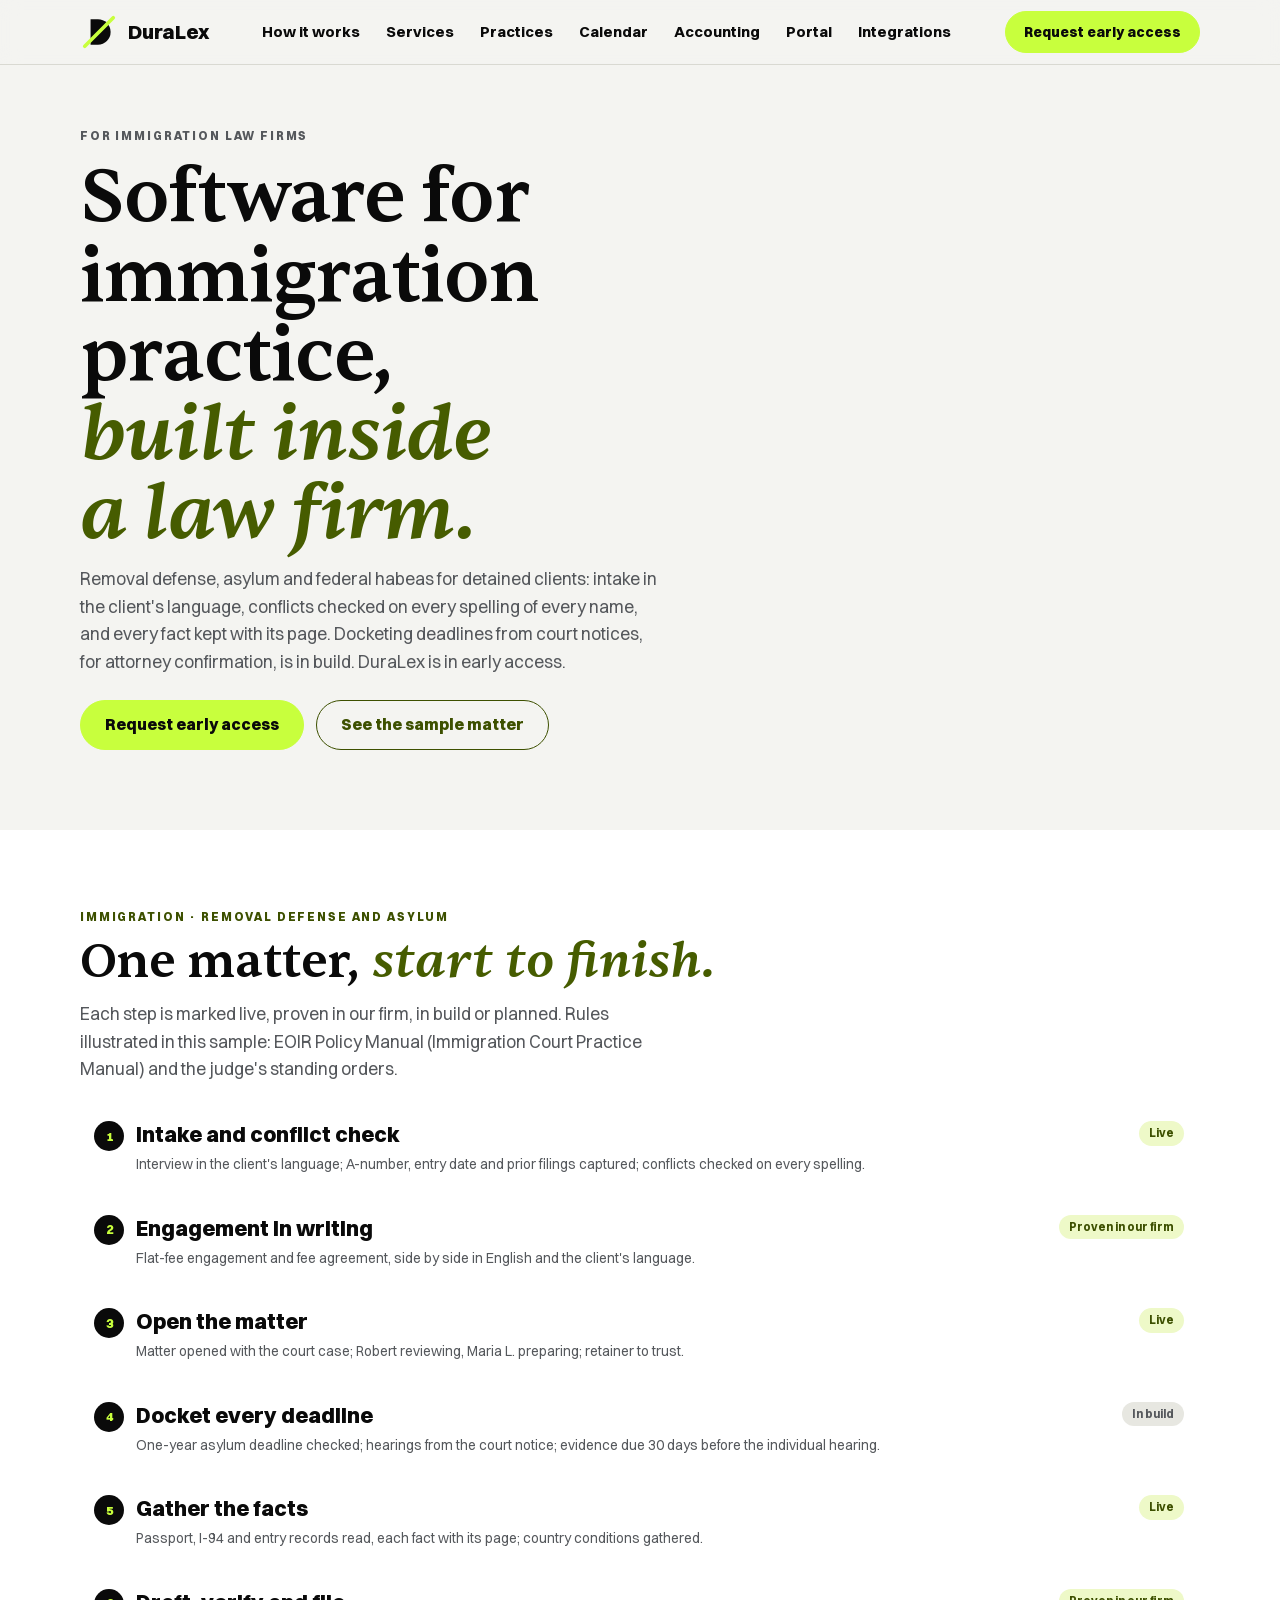
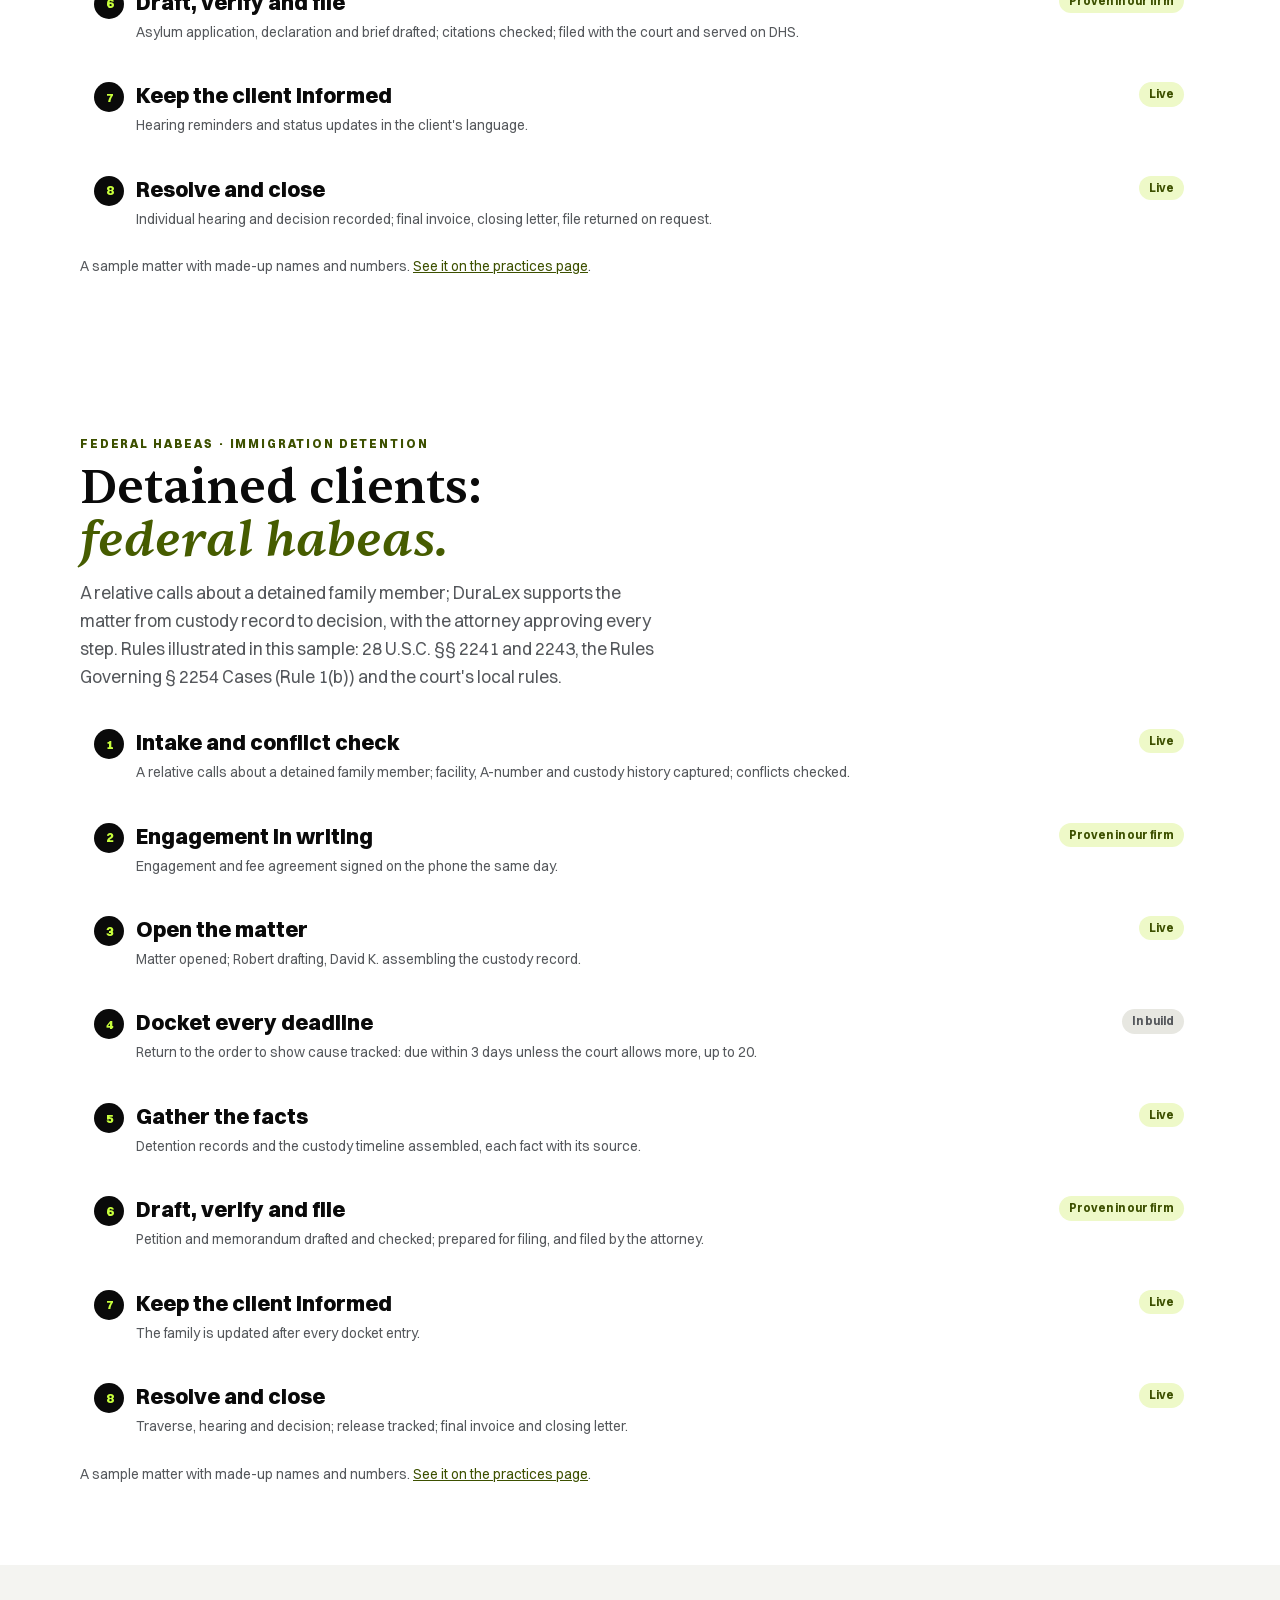
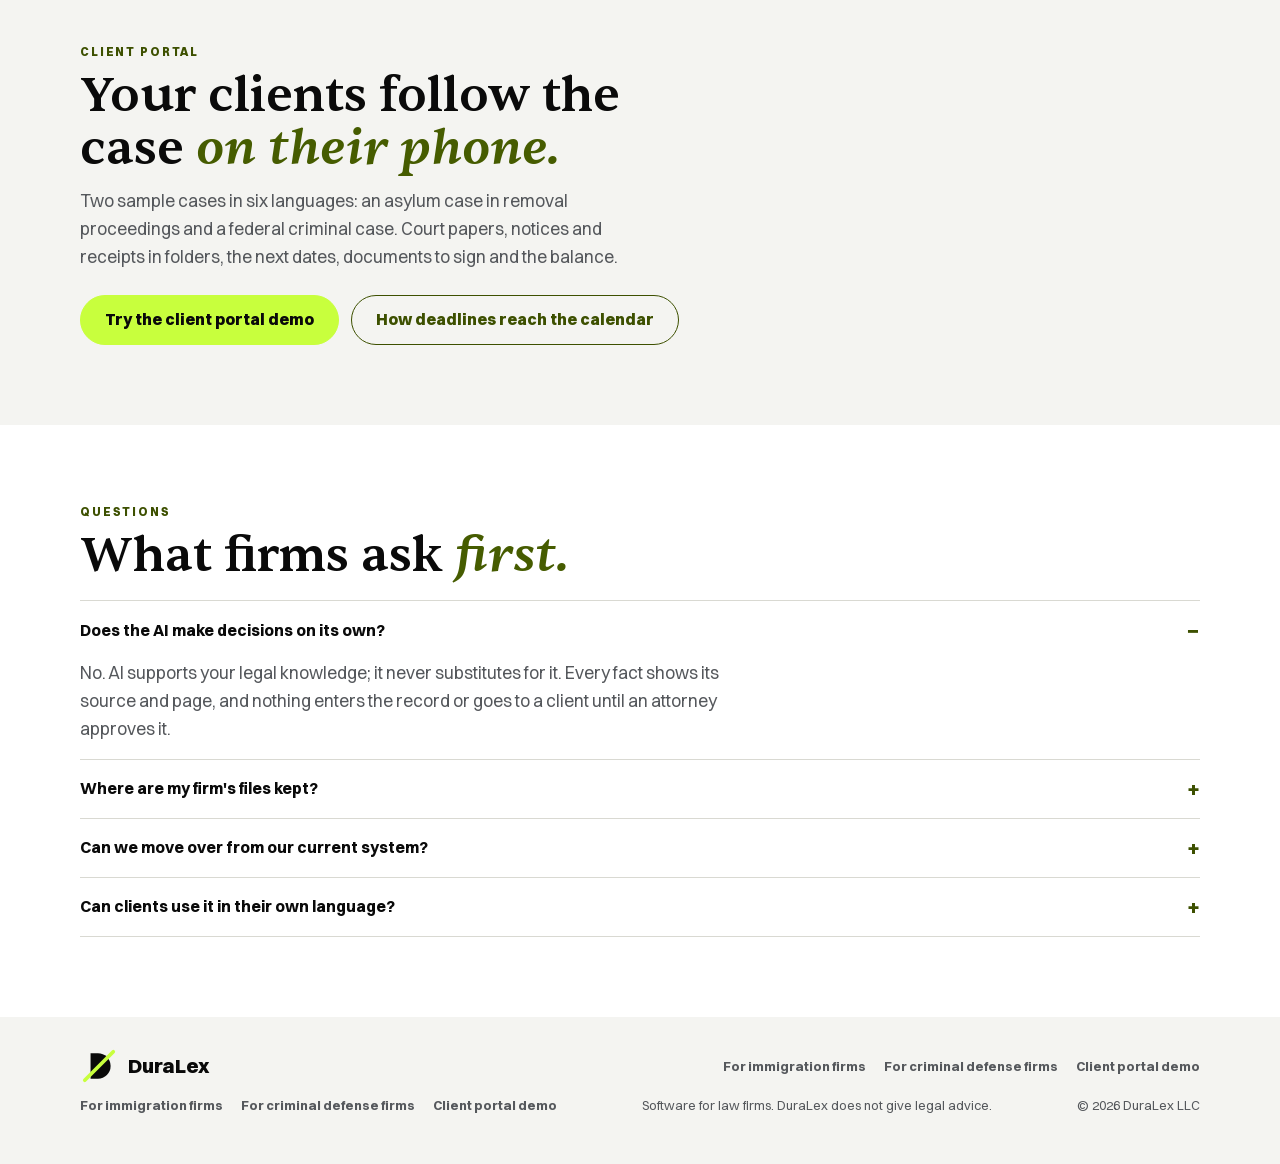
<file: immigration/index.html>
<!doctype html>
<html lang="en">
<head>
<meta charset="utf-8">
<meta name="viewport" content="width=device-width, initial-scale=1, viewport-fit=cover">
<title>AI Software for Immigration Law Firms | DuraLex</title>
<meta name="description" content="Removal defense, asylum and detention habeas from first call to decision. Intake in the client's language. Built inside a working law firm. Early access.">
<link rel="canonical" href="https://duralex.law/immigration/">
<meta property="og:type" content="website">
<meta property="og:site_name" content="DuraLex">
<meta property="og:url" content="https://duralex.law/immigration/">
<meta property="og:title" content="AI Software for Immigration Law Firms | DuraLex">
<meta property="og:description" content="Removal defense, asylum and detention habeas from first call to decision. Intake in the client's language. Built inside a working law firm. Early access.">
<meta property="og:image" content="https://duralex.law/assets/og.jpg">
<meta property="og:image:width" content="1200">
<meta property="og:image:height" content="630">
<meta property="og:image:alt" content="DuraLex: You practice law. DuraLex runs the practice.">
<meta name="twitter:card" content="summary_large_image">
<meta name="twitter:title" content="AI Software for Immigration Law Firms | DuraLex">
<meta name="twitter:description" content="Removal defense, asylum and detention habeas from first call to decision. Intake in the client's language. Built inside a working law firm. Early access.">
<meta name="twitter:image" content="https://duralex.law/assets/og.jpg">
<meta name="twitter:image:alt" content="DuraLex: You practice law. DuraLex runs the practice.">
<script type="application/ld+json">{"@context":"https://schema.org","@graph":[{"@type":"WebPage","@id":"https://duralex.law/immigration/#page","url":"https://duralex.law/immigration/","name":"AI Software for Immigration Law Firms | DuraLex","description":"Removal defense, asylum and detention habeas from first call to decision. Intake in the client's language. Built inside a working law firm. Early access.","isPartOf":{"@id":"https://duralex.law/#site"},"about":{"@id":"https://duralex.law/#org"},"inLanguage":"en","breadcrumb":{"@type":"BreadcrumbList","itemListElement":[{"@type":"ListItem","position":1,"name":"DuraLex","item":"https://duralex.law/"},{"@type":"ListItem","position":2,"name":"AI Software for Immigration Law Firms","item":"https://duralex.law/immigration/"}]}},{"@type":"FAQPage","@id":"https://duralex.law/immigration/#faq","mainEntity":[{"@type":"Question","name":"Does the AI make decisions on its own?","acceptedAnswer":{"@type":"Answer","text":"No. AI supports your legal knowledge; it never substitutes for it. Every fact shows its source and page, and nothing enters the record or goes to a client until an attorney approves it."}},{"@type":"Question","name":"Where are my firm's files kept?","acceptedAnswer":{"@type":"Answer","text":"In your firm's own cloud storage. DuraLex organizes and reads the files where they are."}},{"@type":"Question","name":"Can we move over from our current system?","acceptedAnswer":{"@type":"Answer","text":"Yes. Early-access firms have their data moved over at no charge."}},{"@type":"Question","name":"Can clients use it in their own language?","acceptedAnswer":{"@type":"Answer","text":"The intake interview runs in the client's language today, and status updates by email go out in the client's language. The client portal is previewed in six languages: English, Ukrainian, Uzbek, Spanish, Portuguese and Greek. Texting and WhatsApp are coming."}}]}]}</script>
<meta name="theme-color" content="#0A0A0A">
<meta name="referrer" content="strict-origin-when-cross-origin">
<meta http-equiv="Content-Security-Policy" content="default-src 'self'; base-uri 'self'; object-src 'none'; form-action 'self'; connect-src 'self' https://www.googletagmanager.com https://*.google-analytics.com https://*.google.com; img-src 'self' data: https://www.googletagmanager.com https://*.google-analytics.com; font-src 'self'; style-src 'self' 'unsafe-inline'; script-src 'self' https://www.googletagmanager.com 'sha256-qOhFsq0QMV2REqNwk5hGH5bZE9SkX6gt6yeyKdYPv+U='">
<script async src="https://www.googletagmanager.com/gtag/js?id=G-MRZN1ZN2RH"></script>
<script src="/assets/analytics.js"></script>
<link rel="icon" href="/icons/favicon.ico" sizes="48x48">
<link rel="icon" type="image/svg+xml" href="/icons/duralex-mark.svg">
<link rel="manifest" href="/manifest.webmanifest">
<link rel="apple-touch-icon" href="/icons/apple-touch-icon.png">
<link rel="stylesheet" href="/site.css">
<link rel="preload" href="/assets/fonts/Sentient-Variable.woff2" as="font" type="font/woff2" crossorigin>
<link rel="stylesheet" href="/portal/portal.css">
<script>document.documentElement.classList.add("js")</script>
</head>
<body>
<a class="skip" href="#top">Skip to content</a>
<header class="nav">
  <div class="wrap">
    <a class="brand" href="/"><svg class="logo" aria-hidden="true" xmlns="http://www.w3.org/2000/svg" viewBox="0 0 72 72"><path d="M20 12h14a24 24 0 0 1 0 48H20z" fill="currentColor"/><path d="M9 63L63 9" stroke="#C8FF3D" stroke-width="7" stroke-linecap="round" fill="none"/></svg><b>DuraLex</b></a>
    <nav class="links" aria-label="Main"><a href="/#how">How it works</a><a href="/#services">Services</a><a href="/practices/">Practices</a><a href="/calendar/">Calendar</a><a href="/accounting/">Accounting</a><a href="/portal/">Portal</a><a href="/#integrations">Integrations</a></nav>
    <a class="btn solid" href="/#access">Request early access</a>
    <button class="menubtn" type="button" id="openMenu" aria-label="Open menu" aria-expanded="false" aria-controls="drawer"><svg width="20" height="20" viewBox="0 0 24 24" fill="none" stroke="currentColor" stroke-width="1.8" stroke-linecap="round" stroke-linejoin="round" aria-hidden="true"><path d="M4 5h16"/> <path d="M4 12h16"/> <path d="M4 19h16"/></svg></button>
  </div>
</header>
<div class="drawer" id="drawer" hidden>
  <div style="display:flex;justify-content:space-between;align-items:center"><span class="brand" style="color:var(--ondark)"><svg class="logo" aria-hidden="true" xmlns="http://www.w3.org/2000/svg" viewBox="0 0 72 72"><path d="M20 12h14a24 24 0 0 1 0 48H20z" fill="currentColor"/><path d="M9 63L63 9" stroke="#C8FF3D" stroke-width="7" stroke-linecap="round" fill="none"/></svg><b>DuraLex</b></span><button class="menubtn" type="button" id="closeMenu" aria-label="Close menu" style="background:transparent;color:var(--ondark);border-color:rgba(243,241,236,.3)"><svg width="20" height="20" viewBox="0 0 24 24" fill="none" stroke="currentColor" stroke-width="1.8" stroke-linecap="round" stroke-linejoin="round" aria-hidden="true"><path d="M18 6 6 18"/> <path d="m6 6 12 12"/></svg></button></div>
  <nav aria-label="Menu"><a href="/#how">How it works</a><a href="/#services">Services</a><a href="/practices/">Practices</a><a href="/#why">Why DuraLex</a><a href="/calendar/">Calendar</a><a href="/accounting/">Accounting</a><a href="/portal/">Client portal</a><a href="/#integrations">Integrations</a><a href="/#faq">Questions</a></nav>
  <a class="btn" href="/#access" style="background:var(--gold);border-color:var(--gold);color:var(--navy)">Request early access</a>
</div>

<main id="top">
<section class="hero">
  <div class="wrap">
    <div class="eyebrow" style="color:var(--muted)">For immigration law firms</div>
    <h1>Software for immigration practice, <em>built inside a law firm.</em></h1>
    <p class="sub">Removal defense, asylum and federal habeas for detained clients: intake in the client's language, conflicts checked on every spelling of every name, and every fact kept with its page. Docketing deadlines from court notices, for attorney confirmation, is in build. DuraLex is in early access.</p>
    <div class="ctas"><a class="btn solid" href="/#access">Request early access</a><a class="btn line" href="/practices/#imm">See the sample matter</a></div>
  </div>
</section>
<section class="white">
  <div class="wrap">
    <div class="head reveal"><div class="eyebrow">Immigration · removal defense and asylum</div><h2 class="h2">One matter, <em>start to finish.</em></h2><p class="sub">Each step is marked live, proven in our firm, in build or planned. Rules illustrated in this sample: EOIR Policy Manual (Immigration Court Practice Manual) and the judge&#x27;s standing orders.</p></div>
    <ol class="tl"><li class="reveal"><div class="ckt"><b>Intake and conflict check</b><span class="chip ok">Live</span></div><p>Interview in the client&#x27;s language; A-number, entry date and prior filings captured; conflicts checked on every spelling.</p></li><li class="reveal"><div class="ckt"><b>Engagement in writing</b><span class="chip ok">Proven in our firm</span></div><p>Flat-fee engagement and fee agreement, side by side in English and the client&#x27;s language.</p></li><li class="reveal"><div class="ckt"><b>Open the matter</b><span class="chip ok">Live</span></div><p>Matter opened with the court case; Robert reviewing, Maria L. preparing; retainer to trust.</p></li><li class="reveal"><div class="ckt"><b>Docket every deadline</b><span class="chip soon">In build</span></div><p>One-year asylum deadline checked; hearings from the court notice; evidence due 30 days before the individual hearing.</p></li><li class="reveal"><div class="ckt"><b>Gather the facts</b><span class="chip ok">Live</span></div><p>Passport, I-94 and entry records read, each fact with its page; country conditions gathered.</p></li><li class="reveal"><div class="ckt"><b>Draft, verify and file</b><span class="chip ok">Proven in our firm</span></div><p>Asylum application, declaration and brief drafted; citations checked; filed with the court and served on DHS.</p></li><li class="reveal"><div class="ckt"><b>Keep the client informed</b><span class="chip ok">Live</span></div><p>Hearing reminders and status updates in the client&#x27;s language.</p></li><li class="reveal"><div class="ckt"><b>Resolve and close</b><span class="chip ok">Live</span></div><p>Individual hearing and decision recorded; final invoice, closing letter, file returned on request.</p></li></ol>
    <p class="fine">A sample matter with made-up names and numbers. <a href="/practices/#imm">See it on the practices page</a>.</p>
  </div>
</section>
<section class="white">
  <div class="wrap">
    <div class="head reveal"><div class="eyebrow">Federal habeas · immigration detention</div><h2 class="h2">Detained clients: <em>federal habeas.</em></h2><p class="sub">A relative calls about a detained family member; DuraLex supports the matter from custody record to decision, with the attorney approving every step. Rules illustrated in this sample: 28 U.S.C. §§ 2241 and 2243, the Rules Governing § 2254 Cases (Rule 1(b)) and the court&#x27;s local rules.</p></div>
    <ol class="tl"><li class="reveal"><div class="ckt"><b>Intake and conflict check</b><span class="chip ok">Live</span></div><p>A relative calls about a detained family member; facility, A-number and custody history captured; conflicts checked.</p></li><li class="reveal"><div class="ckt"><b>Engagement in writing</b><span class="chip ok">Proven in our firm</span></div><p>Engagement and fee agreement signed on the phone the same day.</p></li><li class="reveal"><div class="ckt"><b>Open the matter</b><span class="chip ok">Live</span></div><p>Matter opened; Robert drafting, David K. assembling the custody record.</p></li><li class="reveal"><div class="ckt"><b>Docket every deadline</b><span class="chip soon">In build</span></div><p>Return to the order to show cause tracked: due within 3 days unless the court allows more, up to 20.</p></li><li class="reveal"><div class="ckt"><b>Gather the facts</b><span class="chip ok">Live</span></div><p>Detention records and the custody timeline assembled, each fact with its source.</p></li><li class="reveal"><div class="ckt"><b>Draft, verify and file</b><span class="chip ok">Proven in our firm</span></div><p>Petition and memorandum drafted and checked; prepared for filing, and filed by the attorney.</p></li><li class="reveal"><div class="ckt"><b>Keep the client informed</b><span class="chip ok">Live</span></div><p>The family is updated after every docket entry.</p></li><li class="reveal"><div class="ckt"><b>Resolve and close</b><span class="chip ok">Live</span></div><p>Traverse, hearing and decision; release tracked; final invoice and closing letter.</p></li></ol>
    <p class="fine">A sample matter with made-up names and numbers. <a href="/practices/#hab">See it on the practices page</a>.</p>
  </div>
</section>
<section>
  <div class="wrap">
    <div class="head reveal"><div class="eyebrow">Client portal</div><h2 class="h2">Your clients follow the case <em>on their phone.</em></h2><p class="sub">Two sample cases in six languages: an asylum case in removal proceedings and a federal criminal case. Court papers, notices and receipts in folders, the next dates, documents to sign and the balance.</p></div>
    <div class="ctas"><a class="btn solid" href="/portal-demo/">Try the client portal demo</a><a class="btn line" href="/calendar/">How deadlines reach the calendar</a></div>
  </div>
</section>
<section id="faq" class="white">
  <div class="wrap faqwrap">
    <div class="reveal"><div class="eyebrow">Questions</div><h2 class="h2">What firms ask <em>first.</em></h2></div>
    <div class="faq reveal"><details open><summary>Does the AI make decisions on its own?</summary><p>No. AI supports your legal knowledge; it never substitutes for it. Every fact shows its source and page, and nothing enters the record or goes to a client until an attorney approves it.</p></details><details><summary>Where are my firm's files kept?</summary><p>In your firm's own cloud storage. DuraLex organizes and reads the files where they are.</p></details><details><summary>Can we move over from our current system?</summary><p>Yes. Early-access firms have their data moved over at no charge.</p></details><details><summary>Can clients use it in their own language?</summary><p>The intake interview runs in the client's language today, and status updates by email go out in the client's language. The client portal is previewed in six languages: English, Ukrainian, Uzbek, Spanish, Portuguese and Greek. Texting and WhatsApp are coming.</p></details></div>
  </div>
</section>
</main>
<footer><div class="wrap"><a class="brand" href="/"><svg class="logo" aria-hidden="true" xmlns="http://www.w3.org/2000/svg" viewBox="0 0 72 72"><path d="M20 12h14a24 24 0 0 1 0 48H20z" fill="currentColor"/><path d="M9 63L63 9" stroke="#C8FF3D" stroke-width="7" stroke-linecap="round" fill="none"/></svg><b>DuraLex</b></a><nav class="fnav" aria-label="Solutions"><a href="/immigration/">For immigration firms</a><a href="/criminal-defense/">For criminal defense firms</a><a href="/portal-demo/">Client portal demo</a></nav><nav class="fnav" aria-label="Solutions"><a href="/immigration/">For immigration firms</a><a href="/criminal-defense/">For criminal defense firms</a><a href="/portal-demo/">Client portal demo</a></nav><span>Software for law firms. DuraLex does not give legal advice.</span><span>© 2026 DuraLex LLC</span></div></footer>


<script src="/assets/site-page.js" defer></script>
</body>
</html>
</file>
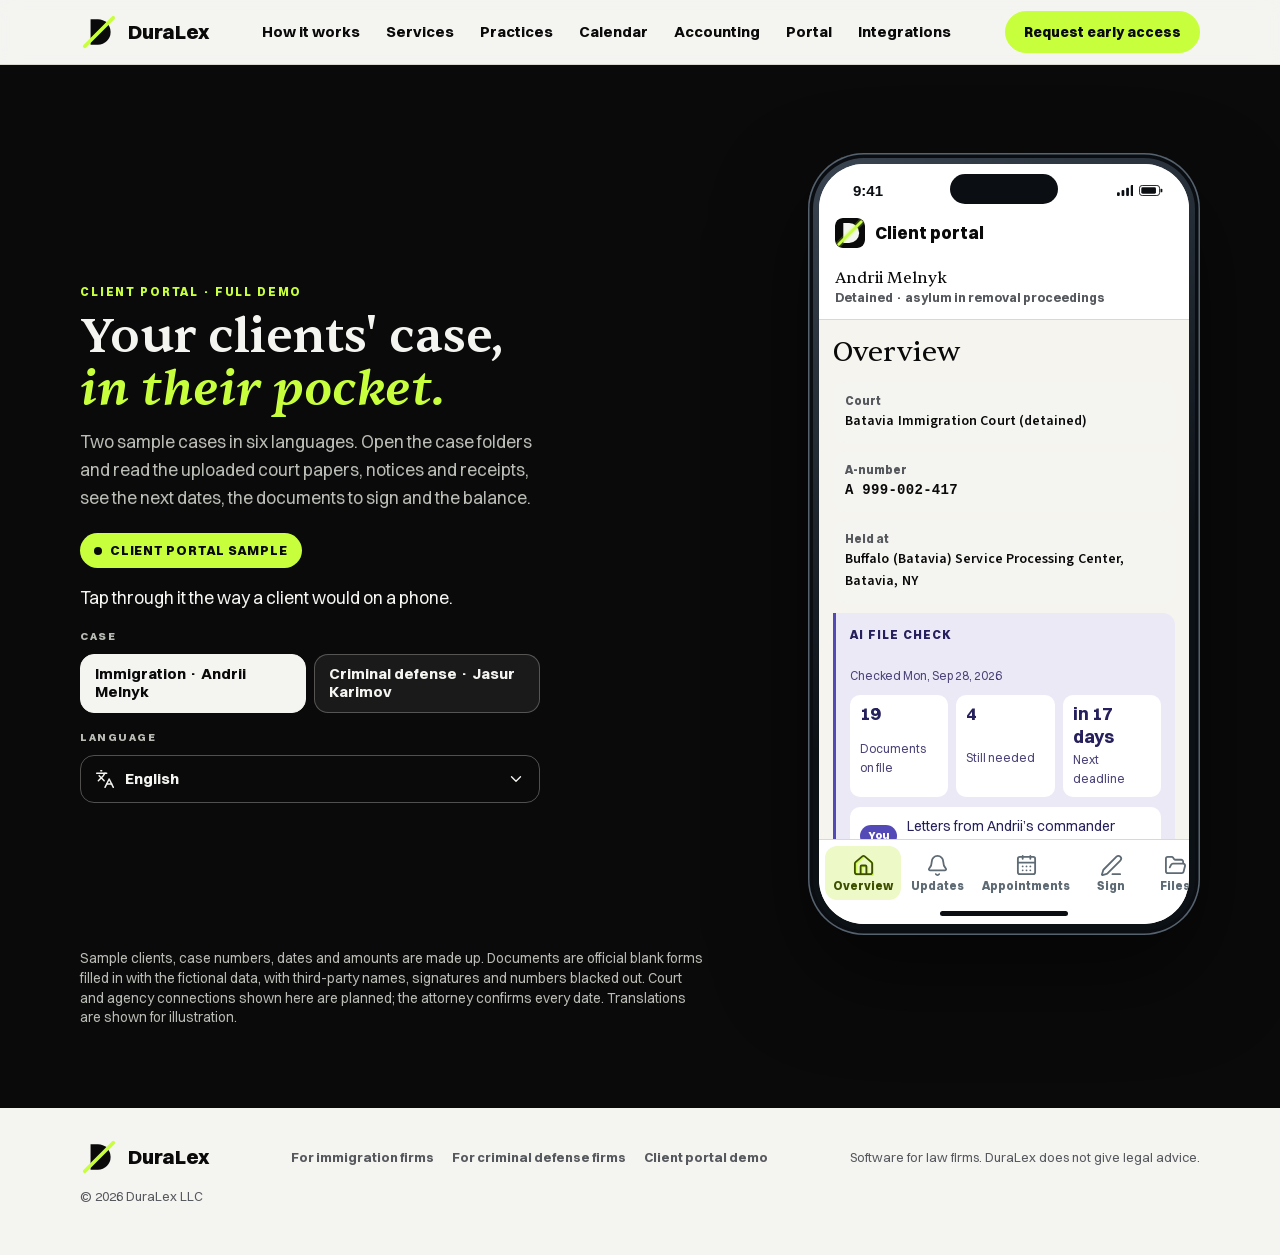
<file: portal-demo/index.html>
<!doctype html>
<html lang="en">
<head>
<meta charset="utf-8">
<meta name="viewport" content="width=device-width, initial-scale=1, viewport-fit=cover">
<title>Law Firm Client Portal Demo in Six Languages | DuraLex</title>
<meta name="description" content="Tap through the DuraLex client portal on a phone: two sample cases in six languages, court papers and notices, next dates, documents to sign and the balance.">
<link rel="canonical" href="https://duralex.law/portal-demo/">
<meta property="og:type" content="website">
<meta property="og:site_name" content="DuraLex">
<meta property="og:url" content="https://duralex.law/portal-demo/">
<meta property="og:title" content="Law Firm Client Portal Demo in Six Languages | DuraLex">
<meta property="og:description" content="Tap through the DuraLex client portal on a phone: two sample cases in six languages, court papers and notices, next dates, documents to sign and the balance.">
<meta property="og:image" content="https://duralex.law/assets/og.jpg">
<meta property="og:image:width" content="1200">
<meta property="og:image:height" content="630">
<meta property="og:image:alt" content="DuraLex: You practice law. DuraLex runs the practice.">
<meta name="twitter:card" content="summary_large_image">
<meta name="twitter:title" content="Law Firm Client Portal Demo in Six Languages | DuraLex">
<meta name="twitter:description" content="Tap through the DuraLex client portal on a phone: two sample cases in six languages, court papers and notices, next dates, documents to sign and the balance.">
<meta name="twitter:image" content="https://duralex.law/assets/og.jpg">
<meta name="twitter:image:alt" content="DuraLex: You practice law. DuraLex runs the practice.">
<script type="application/ld+json">{"@context":"https://schema.org","@type":"WebPage","@id":"https://duralex.law/portal-demo/#page","url":"https://duralex.law/portal-demo/","name":"Law Firm Client Portal Demo in Six Languages | DuraLex","description":"Tap through the DuraLex client portal on a phone: two sample cases in six languages, court papers and notices, next dates, documents to sign and the balance.","isPartOf":{"@id":"https://duralex.law/#site"},"about":{"@id":"https://duralex.law/#org"},"inLanguage":"en","breadcrumb":{"@type":"BreadcrumbList","itemListElement":[{"@type":"ListItem","position":1,"name":"DuraLex","item":"https://duralex.law/"},{"@type":"ListItem","position":2,"name":"Client portal demo","item":"https://duralex.law/portal-demo/"}]}}</script>
<meta name="theme-color" content="#0A0A0A">
<meta name="referrer" content="strict-origin-when-cross-origin">
<meta http-equiv="Content-Security-Policy" content="default-src 'self'; base-uri 'self'; object-src 'none'; form-action 'self'; connect-src 'self' https://www.googletagmanager.com https://*.google-analytics.com https://*.google.com; img-src 'self' data: https://www.googletagmanager.com https://*.google-analytics.com; font-src 'self'; style-src 'self' 'unsafe-inline'; script-src 'self' https://www.googletagmanager.com 'sha256-qOhFsq0QMV2REqNwk5hGH5bZE9SkX6gt6yeyKdYPv+U='">
<script async src="https://www.googletagmanager.com/gtag/js?id=G-MRZN1ZN2RH"></script>
<script src="/assets/analytics.js"></script>
<link rel="icon" href="/icons/favicon.ico" sizes="48x48">
<link rel="icon" type="image/svg+xml" href="/icons/duralex-mark.svg">
<link rel="manifest" href="/manifest.webmanifest">
<link rel="apple-touch-icon" href="/icons/apple-touch-icon.png">
<link rel="stylesheet" href="/site.css">
<link rel="preload" href="/assets/fonts/Sentient-Variable.woff2" as="font" type="font/woff2" crossorigin>
<script>document.documentElement.classList.add("js")</script>
</head>
<body>
<a class="skip" href="#top">Skip to content</a>
<header class="nav">
  <div class="wrap">
    <a class="brand" href="/"><svg class="logo" aria-hidden="true" xmlns="http://www.w3.org/2000/svg" viewBox="0 0 72 72"><path d="M20 12h14a24 24 0 0 1 0 48H20z" fill="currentColor"/><path d="M9 63L63 9" stroke="#C8FF3D" stroke-width="7" stroke-linecap="round" fill="none"/></svg><b>DuraLex</b></a>
    <nav class="links" aria-label="Main"><a href="/#how">How it works</a><a href="/#services">Services</a><a href="/practices/">Practices</a><a href="/calendar/">Calendar</a><a href="/accounting/">Accounting</a><a href="/portal/" aria-current="page">Portal</a><a href="/#integrations">Integrations</a></nav>
    <a class="btn solid" href="/#access">Request early access</a>
    <button class="menubtn" type="button" id="openMenu" aria-label="Open menu" aria-expanded="false" aria-controls="drawer"><svg width="20" height="20" viewBox="0 0 24 24" fill="none" stroke="currentColor" stroke-width="1.8" stroke-linecap="round" stroke-linejoin="round" aria-hidden="true"><path d="M4 5h16"/> <path d="M4 12h16"/> <path d="M4 19h16"/></svg></button>
  </div>
</header>
<div class="drawer" id="drawer" hidden>
  <div style="display:flex;justify-content:space-between;align-items:center"><span class="brand" style="color:var(--ondark)"><svg class="logo" aria-hidden="true" xmlns="http://www.w3.org/2000/svg" viewBox="0 0 72 72"><path d="M20 12h14a24 24 0 0 1 0 48H20z" fill="currentColor"/><path d="M9 63L63 9" stroke="#C8FF3D" stroke-width="7" stroke-linecap="round" fill="none"/></svg><b>DuraLex</b></span><button class="menubtn" type="button" id="closeMenu" aria-label="Close menu" style="background:transparent;color:var(--ondark);border-color:rgba(243,241,236,.3)"><svg width="20" height="20" viewBox="0 0 24 24" fill="none" stroke="currentColor" stroke-width="1.8" stroke-linecap="round" stroke-linejoin="round" aria-hidden="true"><path d="M18 6 6 18"/> <path d="m6 6 12 12"/></svg></button></div>
  <nav aria-label="Menu"><a href="/#how">How it works</a><a href="/#services">Services</a><a href="/practices/">Practices</a><a href="/#why">Why DuraLex</a><a href="/calendar/">Calendar</a><a href="/accounting/">Accounting</a><a href="/portal/">Client portal</a><a href="/#integrations">Integrations</a><a href="/#faq">Questions</a></nav>
  <a class="btn" href="/#access" style="background:var(--gold);border-color:var(--gold);color:var(--navy)">Request early access</a>
</div>


<main id="top">
<section class="navy pdemo" id="portal-demo">
  <div class="wrap">
    <div class="cpd-sim reveal" id="cpdSim">
      <div class="cpd-ctrls">
        <div class="head cpd-head"><div class="eyebrow">Client portal · full demo</div><h1 class="h2">Your clients' case, <em>in their pocket.</em></h1><p class="sub">Two sample cases in six languages. Open the case folders and read the uploaded court papers, notices and receipts, see the next dates, the documents to sign and the balance.</p></div>
        <span class="cpd-flag">Client portal sample</span>
        <p class="cpd-try">Tap through it the way a client would on a phone.</p>
        <div class="cpd-grp" role="group" aria-labelledby="cpdCaseLbl"><span id="cpdCaseLbl">Case</span><button type="button" class="cpd-case" data-c="imm" aria-pressed="true"></button><button type="button" class="cpd-case" data-c="crim" aria-pressed="false"></button></div>
        <div class="cpd-grp cpd-langgrp" role="group" aria-labelledby="cpdLangLbl"><span id="cpdLangLbl">Language</span><details class="cpd-langmenu" id="cpdLangMenu"><summary class="cpd-langsum" aria-labelledby="cpdLangLbl cpdLangCur"><svg viewBox="0 0 24 24" width="20" height="20" fill="none" stroke="currentColor" stroke-width="1.8" stroke-linecap="round" stroke-linejoin="round" aria-hidden="true"><path d="m5 8 6 6"/> <path d="m4 14 6-6 2-3"/> <path d="M2 5h12"/> <path d="M7 2h1"/> <path d="m22 22-5-10-5 10"/> <path d="M14 18h6"/></svg><span class="cpd-langcur" id="cpdLangCur">English</span><svg viewBox="0 0 24 24" width="18" height="18" class="cpd-chev" fill="none" stroke="currentColor" stroke-width="1.8" stroke-linecap="round" stroke-linejoin="round" aria-hidden="true"><path d="m6 9 6 6 6-6"/></svg></summary><div class="cpd-langlist"><button type="button" class="cpd-lang" data-l="en" aria-pressed="true"><svg viewBox="0 0 19 10" aria-hidden="true"><rect width="19" height="10" fill="#fff"/><rect y="0.000" width="19" height="0.769" fill="#B22234"/><rect y="1.538" width="19" height="0.769" fill="#B22234"/><rect y="3.076" width="19" height="0.769" fill="#B22234"/><rect y="4.614" width="19" height="0.769" fill="#B22234"/><rect y="6.152" width="19" height="0.769" fill="#B22234"/><rect y="7.690" width="19" height="0.769" fill="#B22234"/><rect y="9.228" width="19" height="0.769" fill="#B22234"/><rect width="7.6" height="5.38" fill="#3C3B6E"/></svg>English</button><button type="button" class="cpd-lang" data-l="uk" lang="uk" aria-pressed="false"><svg viewBox="0 0 3 2" aria-hidden="true"><rect width="3" height="1" fill="#0057B7"/><rect y="1" width="3" height="1" fill="#FFD700"/></svg>Українська</button><button type="button" class="cpd-lang" data-l="uz" lang="uz" aria-pressed="false"><svg viewBox="0 0 250 125" aria-hidden="true"><rect width="250" height="41" fill="#0099B5"/><rect y="41" width="250" height="2.5" fill="#CE1126"/><rect y="43.5" width="250" height="38" fill="#fff"/><rect y="81.5" width="250" height="2.5" fill="#CE1126"/><rect y="84" width="250" height="41" fill="#1EB53A"/><circle cx="30" cy="20.5" r="14" fill="#fff"/><circle cx="35" cy="20.5" r="12.2" fill="#0099B5"/><circle cx="70" cy="10" r="2.2" fill="#fff"/><circle cx="80" cy="10" r="2.2" fill="#fff"/><circle cx="90" cy="10" r="2.2" fill="#fff"/><circle cx="60" cy="20" r="2.2" fill="#fff"/><circle cx="70" cy="20" r="2.2" fill="#fff"/><circle cx="80" cy="20" r="2.2" fill="#fff"/><circle cx="90" cy="20" r="2.2" fill="#fff"/><circle cx="50" cy="30" r="2.2" fill="#fff"/><circle cx="60" cy="30" r="2.2" fill="#fff"/><circle cx="70" cy="30" r="2.2" fill="#fff"/><circle cx="80" cy="30" r="2.2" fill="#fff"/><circle cx="90" cy="30" r="2.2" fill="#fff"/></svg>Oʻzbekcha</button><button type="button" class="cpd-lang" data-l="es" lang="es" aria-pressed="false"><svg viewBox="0 0 21 12" aria-hidden="true"><rect width="7" height="12" fill="#006847"/><rect x="7" width="7" height="12" fill="#fff"/><rect x="14" width="7" height="12" fill="#CE1126"/><circle cx="10.5" cy="6" r="1.8" fill="#8C5A2B"/></svg>Español</button><button type="button" class="cpd-lang" data-l="pt" lang="pt" aria-pressed="false"><svg viewBox="0 0 20 14" aria-hidden="true"><rect width="20" height="14" fill="#009C3B"/><path d="M10 1.6 18.2 7 10 12.4 1.8 7z" fill="#FFDF00"/><circle cx="10" cy="7" r="3.2" fill="#002776"/><path d="M6.9 6.3c2-.6 4.4-.3 6.2.9" stroke="#fff" stroke-width=".5" fill="none"/></svg>Português</button><button type="button" class="cpd-lang" data-l="el" lang="el" aria-pressed="false"><svg viewBox="0 0 27 18" aria-hidden="true"><rect width="27" height="18" fill="#0D5EAF"/><path d="M0 3h27M0 7h27M0 11h27M0 15h27" stroke="#fff" stroke-width="2"/><rect width="10" height="10" fill="#0D5EAF"/><path d="M5 0v10M0 5h10" stroke="#fff" stroke-width="2"/></svg>Ελληνικά</button></div></details></div>
      </div>
      <div class="cpd-phone">
        <div class="cpd" id="cpd" lang="en">
          <div class="cpd-status" aria-hidden="true"><span>9:41</span><i class="cpd-island"></i><span class="cpd-sig"><svg viewBox="0 0 18 12"><rect x="0" y="8" width="3" height="4" rx="1"/><rect x="5" y="5.5" width="3" height="6.5" rx="1"/><rect x="10" y="3" width="3" height="9" rx="1"/><rect x="15" y="0" width="3" height="12" rx="1"/></svg><svg viewBox="0 0 26 12"><rect x=".5" y=".5" width="22" height="11" rx="3" fill="none" stroke="currentColor"/><rect x="2.5" y="2.5" width="16" height="7" rx="1.5"/><rect x="23.5" y="4" width="2" height="4" rx="1"/></svg></span></div>
          <div class="cpd-app"><img src="/icons/duralex-mark.svg" alt="" width="30" height="30"><b class="cpd-title">Client portal</b></div>
          <div class="cpd-who" id="cpdWho"></div>
          <div class="cpd-panel" id="cpdPanel" role="tabpanel" tabindex="0"></div>
          <!-- Tab icons: Lucide, ISC license, see /assets/licenses/lucide-LICENSE.txt --><div class="cpd-tabs" role="tablist" aria-label="Portal sections"><button type="button" role="tab" id="cpdTab0" aria-controls="cpdPanel" aria-selected="true" tabindex="0"><svg viewBox="0 0 24 24" aria-hidden="true" fill="none" stroke="currentColor" stroke-width="1.9" stroke-linecap="round" stroke-linejoin="round"><path d="M15 21v-8a1 1 0 0 0-1-1h-4a1 1 0 0 0-1 1v8" />  <path d="M3 10a2 2 0 0 1 .709-1.528l7-6a2 2 0 0 1 2.582 0l7 6A2 2 0 0 1 21 10v9a2 2 0 0 1-2 2H5a2 2 0 0 1-2-2z" /></svg><span class="tl"></span></button><button type="button" role="tab" id="cpdTab1" aria-controls="cpdPanel" aria-selected="false" tabindex="-1"><svg viewBox="0 0 24 24" aria-hidden="true" fill="none" stroke="currentColor" stroke-width="1.9" stroke-linecap="round" stroke-linejoin="round"><path d="M10.268 21a2 2 0 0 0 3.464 0" />  <path d="M3.262 15.326A1 1 0 0 0 4 17h16a1 1 0 0 0 .74-1.673C19.41 13.956 18 12.499 18 8A6 6 0 0 0 6 8c0 4.499-1.411 5.956-2.738 7.326" /></svg><span class="tl"></span></button><button type="button" role="tab" id="cpdTab2" aria-controls="cpdPanel" aria-selected="false" tabindex="-1"><svg viewBox="0 0 24 24" aria-hidden="true" fill="none" stroke="currentColor" stroke-width="1.9" stroke-linecap="round" stroke-linejoin="round"><path d="M8 2v3" />  <path d="M16 2v3" />  <rect x="3" y="3" width="18" height="18" rx="2" />  <path d="M3 9h18" />  <path d="M8 13h.01" />  <path d="M12 13h.01" />  <path d="M16 13h.01" />  <path d="M8 17h.01" />  <path d="M12 17h.01" />  <path d="M16 17h.01" /></svg><span class="tl"></span></button><button type="button" role="tab" id="cpdTab3" aria-controls="cpdPanel" aria-selected="false" tabindex="-1"><svg viewBox="0 0 24 24" aria-hidden="true" fill="none" stroke="currentColor" stroke-width="1.9" stroke-linecap="round" stroke-linejoin="round"><path d="M13 21h8" />  <path d="M21.174 6.812a1 1 0 0 0-3.986-3.987L3.842 16.174a2 2 0 0 0-.5.83l-1.321 4.352a.5.5 0 0 0 .623.622l4.353-1.32a2 2 0 0 0 .83-.497z" /></svg><span class="tl"></span></button><button type="button" role="tab" id="cpdTab4" aria-controls="cpdPanel" aria-selected="false" tabindex="-1"><svg viewBox="0 0 24 24" aria-hidden="true" fill="none" stroke="currentColor" stroke-width="1.9" stroke-linecap="round" stroke-linejoin="round"><path d="m6 14 1.5-2.9A2 2 0 0 1 9.24 10H20a2 2 0 0 1 1.94 2.5l-1.54 6a2 2 0 0 1-1.95 1.5H4a2 2 0 0 1-2-2V5a2 2 0 0 1 2-2h3.9a2 2 0 0 1 1.69.9l.81 1.2a2 2 0 0 0 1.67.9H18a2 2 0 0 1 2 2v2" /></svg><span class="tl"></span></button><button type="button" role="tab" id="cpdTab5" aria-controls="cpdPanel" aria-selected="false" tabindex="-1"><svg viewBox="0 0 24 24" aria-hidden="true" fill="none" stroke="currentColor" stroke-width="1.9" stroke-linecap="round" stroke-linejoin="round"><path d="M2.992 16.342a2 2 0 0 1 .094 1.167l-1.065 3.29a1 1 0 0 0 1.236 1.168l3.413-.998a2 2 0 0 1 1.099.092 10 10 0 1 0-4.777-4.719" /></svg><span class="tl"></span></button><button type="button" role="tab" id="cpdTab6" aria-controls="cpdPanel" aria-selected="false" tabindex="-1"><svg viewBox="0 0 24 24" aria-hidden="true" fill="none" stroke="currentColor" stroke-width="1.9" stroke-linecap="round" stroke-linejoin="round"><rect width="20" height="14" x="2" y="5" rx="2" />  <line x1="2" x2="22" y1="10" y2="10" />  <path d="M6 14h2" /></svg><span class="tl"></span></button></div>
          <div class="cpd-homebar" aria-hidden="true"></div>
          <p class="sr-only" id="cpdStatus" role="status" aria-live="polite"></p>
        </div>
      </div>
    </div>
    <p class="fine">Sample clients, case numbers, dates and amounts are made up. Documents are official blank forms filled in with the fictional data, with third-party names, signatures and numbers blacked out. Court and agency connections shown here are planned; the attorney confirms every date. Translations are shown for illustration.</p>
  </div>
</section>
</main>

<footer><div class="wrap"><a class="brand" href="/"><svg class="logo" aria-hidden="true" xmlns="http://www.w3.org/2000/svg" viewBox="0 0 72 72"><path d="M20 12h14a24 24 0 0 1 0 48H20z" fill="currentColor"/><path d="M9 63L63 9" stroke="#C8FF3D" stroke-width="7" stroke-linecap="round" fill="none"/></svg><b>DuraLex</b></a><nav class="fnav" aria-label="Solutions"><a href="/immigration/">For immigration firms</a><a href="/criminal-defense/">For criminal defense firms</a><a href="/portal-demo/">Client portal demo</a></nav><span>Software for law firms. DuraLex does not give legal advice.</span><span>© 2026 DuraLex LLC</span></div></footer>
<script src="/assets/portal-data.js" defer></script>
<script src="/assets/portal-phone.js" defer></script>
<script src="/portal-demo/page.js" defer></script>
</body>
</html>
</file>
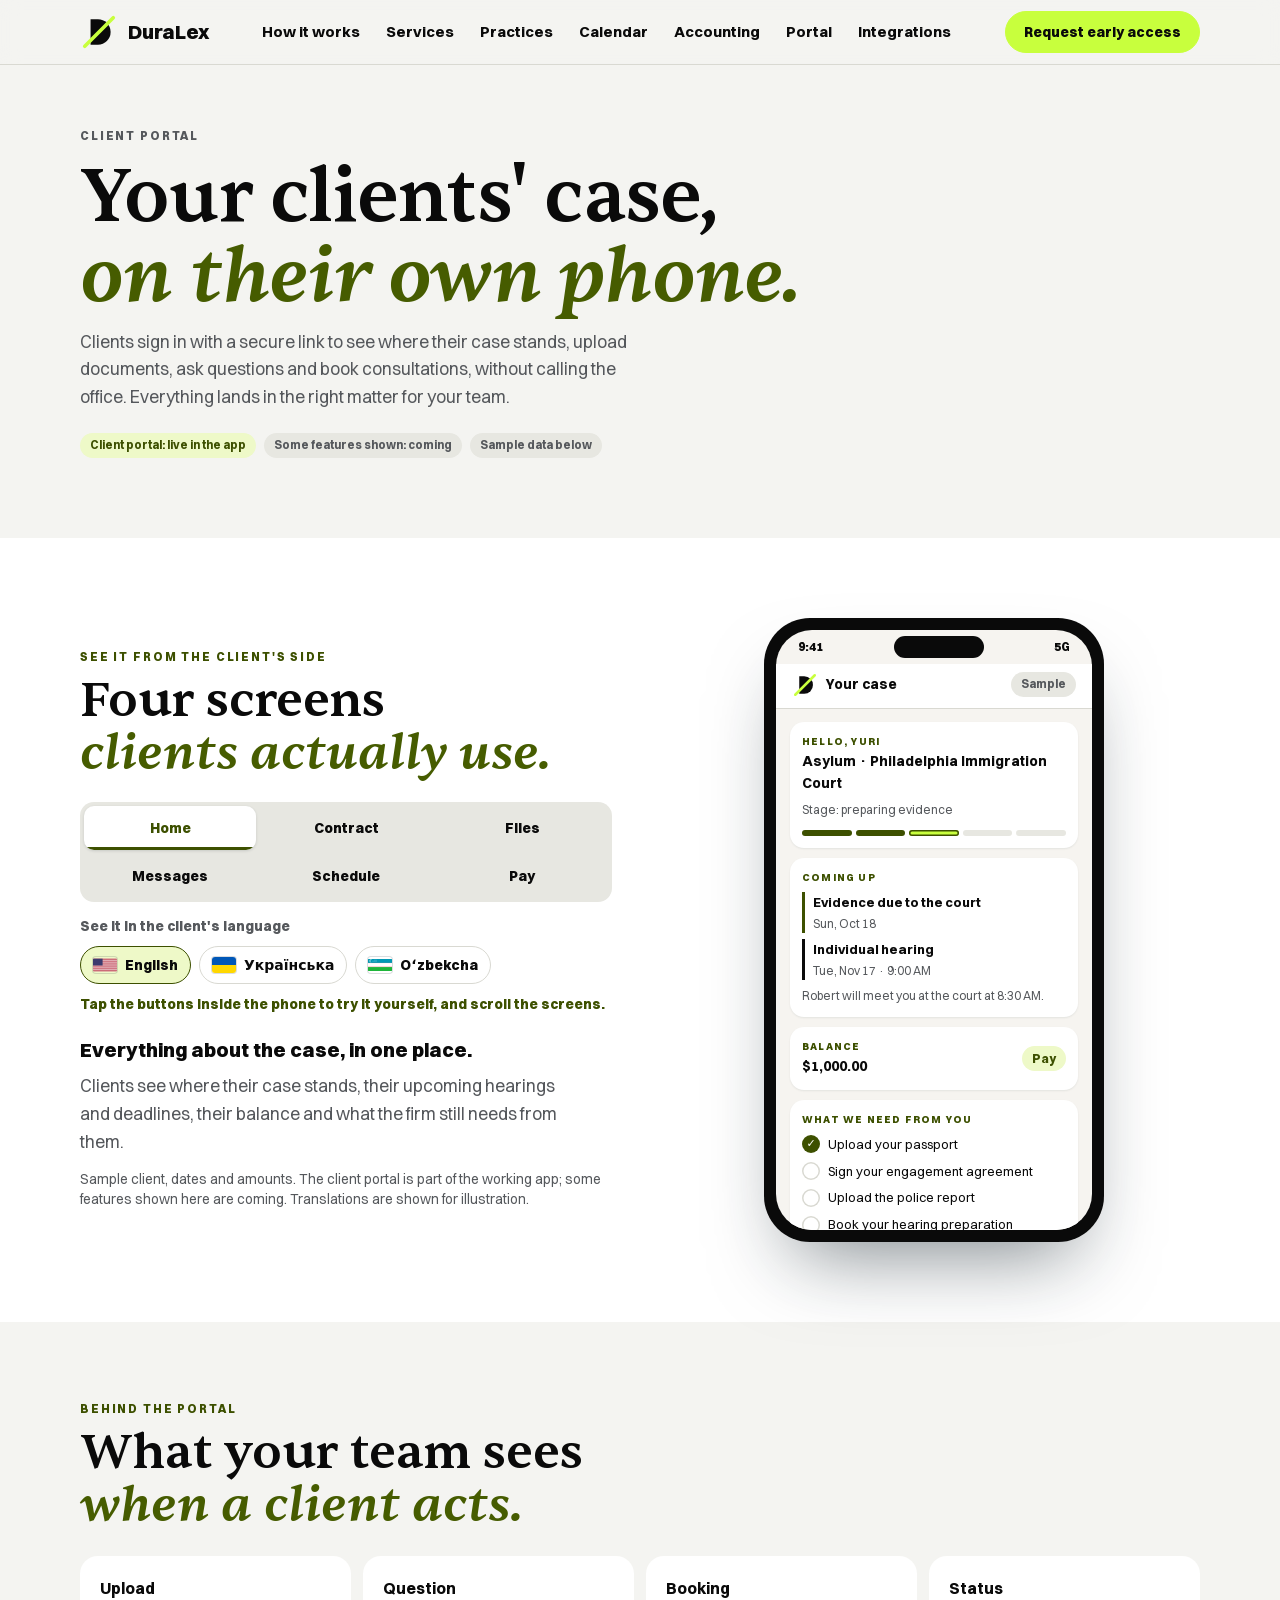
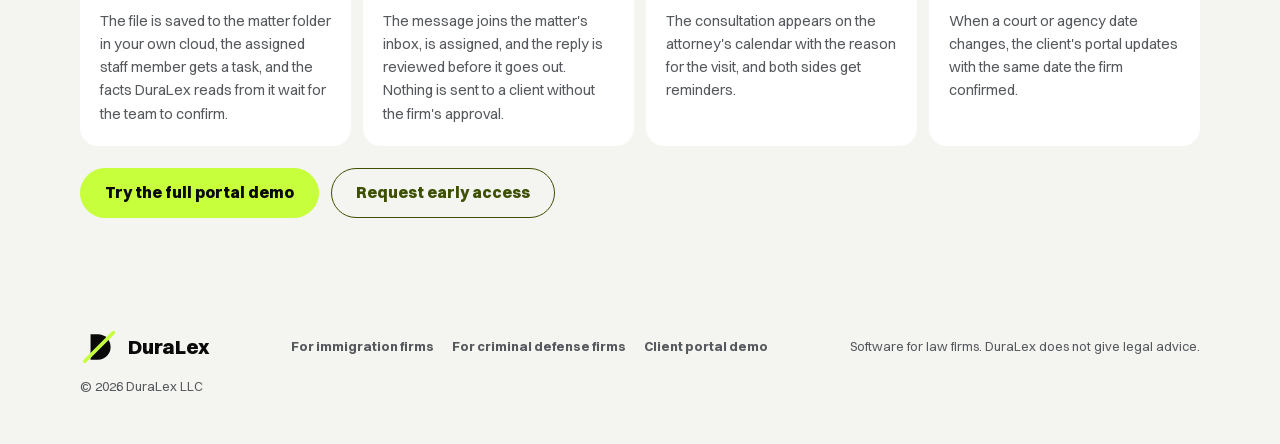
<file: portal/index.html>
<!doctype html>
<html lang="en">
<head>
<meta charset="utf-8">
<meta name="viewport" content="width=device-width, initial-scale=1, viewport-fit=cover">
<title>Multilingual Client Portal Preview for Law Firms | DuraLex</title>
<meta name="description" content="What your clients see: case status and next date, secure document upload, questions answered on the record, and consultations booked in a few taps.">
<link rel="canonical" href="https://duralex.law/portal/">
<meta property="og:type" content="website">
<meta property="og:site_name" content="DuraLex">
<meta property="og:url" content="https://duralex.law/portal/">
<meta property="og:title" content="Multilingual Client Portal Preview for Law Firms | DuraLex">
<meta property="og:description" content="What your clients see: case status and next date, secure document upload, questions answered on the record, and consultations booked in a few taps.">
<meta property="og:image" content="https://duralex.law/assets/og.jpg">
<meta property="og:image:width" content="1200">
<meta property="og:image:height" content="630">
<meta property="og:image:alt" content="DuraLex: You practice law. DuraLex runs the practice.">
<meta name="twitter:card" content="summary_large_image">
<meta name="twitter:title" content="Multilingual Client Portal Preview for Law Firms | DuraLex">
<meta name="twitter:description" content="What your clients see: case status and next date, secure document upload, questions answered on the record, and consultations booked in a few taps.">
<meta name="twitter:image" content="https://duralex.law/assets/og.jpg">
<meta name="twitter:image:alt" content="DuraLex: You practice law. DuraLex runs the practice.">
<script type="application/ld+json">{"@context":"https://schema.org","@type":"WebPage","@id":"https://duralex.law/portal/#page","url":"https://duralex.law/portal/","name":"Multilingual Client Portal Preview for Law Firms | DuraLex","description":"What your clients see: case status and next date, secure document upload, questions answered on the record, and consultations booked in a few taps.","isPartOf":{"@id":"https://duralex.law/#site"},"about":{"@id":"https://duralex.law/#org"},"inLanguage":"en","breadcrumb":{"@type":"BreadcrumbList","itemListElement":[{"@type":"ListItem","position":1,"name":"DuraLex","item":"https://duralex.law/"},{"@type":"ListItem","position":2,"name":"Client portal","item":"https://duralex.law/portal/"}]}}</script>
<meta name="theme-color" content="#0A0A0A">
<meta name="referrer" content="strict-origin-when-cross-origin">
<meta http-equiv="Content-Security-Policy" content="default-src 'self'; base-uri 'self'; object-src 'none'; form-action 'self'; connect-src 'self' https://www.googletagmanager.com https://*.google-analytics.com https://*.google.com; img-src 'self' data: https://www.googletagmanager.com https://*.google-analytics.com; font-src 'self'; style-src 'self' 'unsafe-inline'; script-src 'self' https://www.googletagmanager.com 'sha256-qOhFsq0QMV2REqNwk5hGH5bZE9SkX6gt6yeyKdYPv+U=' 'sha256-HZemLbDeloQP3Q4OdsFBsgEFxd7l6lb1spquJmwHVaI='">
<script async src="https://www.googletagmanager.com/gtag/js?id=G-MRZN1ZN2RH"></script>
<script src="/assets/analytics.js"></script>
<link rel="icon" href="/icons/favicon.ico" sizes="48x48">
<link rel="icon" type="image/svg+xml" href="/icons/duralex-mark.svg">
<link rel="manifest" href="/manifest.webmanifest">
<link rel="apple-touch-icon" href="/icons/apple-touch-icon.png">
<link rel="stylesheet" href="/site.css">
<link rel="preload" href="/assets/fonts/Sentient-Variable.woff2" as="font" type="font/woff2" crossorigin>
<link rel="stylesheet" href="/portal/portal.css">
<script>document.documentElement.classList.add("js")</script>
</head>
<body>
<a class="skip" href="#top">Skip to content</a>
<header class="nav">
  <div class="wrap">
    <a class="brand" href="/"><svg class="logo" aria-hidden="true" xmlns="http://www.w3.org/2000/svg" viewBox="0 0 72 72"><path d="M20 12h14a24 24 0 0 1 0 48H20z" fill="currentColor"/><path d="M9 63L63 9" stroke="#C8FF3D" stroke-width="7" stroke-linecap="round" fill="none"/></svg><b>DuraLex</b></a>
    <nav class="links" aria-label="Main"><a href="/#how">How it works</a><a href="/#services">Services</a><a href="/practices/">Practices</a><a href="/calendar/">Calendar</a><a href="/accounting/">Accounting</a><a href="/portal/" aria-current="page">Portal</a><a href="/#integrations">Integrations</a></nav>
    <a class="btn solid" href="/#access">Request early access</a>
    <button class="menubtn" type="button" id="openMenu" aria-label="Open menu" aria-expanded="false" aria-controls="drawer"><svg width="20" height="20" viewBox="0 0 24 24" fill="none" stroke="currentColor" stroke-width="1.8" stroke-linecap="round" stroke-linejoin="round" aria-hidden="true"><path d="M4 5h16"/> <path d="M4 12h16"/> <path d="M4 19h16"/></svg></button>
  </div>
</header>
<div class="drawer" id="drawer" hidden>
  <div style="display:flex;justify-content:space-between;align-items:center"><span class="brand" style="color:var(--ondark)"><svg class="logo" aria-hidden="true" xmlns="http://www.w3.org/2000/svg" viewBox="0 0 72 72"><path d="M20 12h14a24 24 0 0 1 0 48H20z" fill="currentColor"/><path d="M9 63L63 9" stroke="#C8FF3D" stroke-width="7" stroke-linecap="round" fill="none"/></svg><b>DuraLex</b></span><button class="menubtn" type="button" id="closeMenu" aria-label="Close menu" style="background:transparent;color:var(--ondark);border-color:rgba(243,241,236,.3)"><svg width="20" height="20" viewBox="0 0 24 24" fill="none" stroke="currentColor" stroke-width="1.8" stroke-linecap="round" stroke-linejoin="round" aria-hidden="true"><path d="M18 6 6 18"/> <path d="m6 6 12 12"/></svg></button></div>
  <nav aria-label="Menu"><a href="/#how">How it works</a><a href="/#services">Services</a><a href="/practices/">Practices</a><a href="/#why">Why DuraLex</a><a href="/calendar/">Calendar</a><a href="/accounting/">Accounting</a><a href="/portal/">Client portal</a><a href="/#integrations">Integrations</a><a href="/#faq">Questions</a></nav>
  <a class="btn" href="/#access" style="background:var(--gold);border-color:var(--gold);color:var(--navy)">Request early access</a>
</div>

<main id="top">
<section class="hero">
  <div class="wrap">
    <div class="eyebrow" style="color:var(--muted)">Client portal</div>
    <h1>Your clients' case, <em>on their own phone.</em></h1>
    <p class="sub">Clients sign in with a secure link to see where their case stands, upload documents, ask questions and book consultations, without calling the office. Everything lands in the right matter for your team.</p>
    <div class="stat-row"><span class="chip ok">Client portal: live in the app</span><span class="chip soon">Some features shown: coming</span><span class="chip soon">Sample data below</span></div>
  </div>
</section>

<section class="white" id="portal">
  <div class="wrap how">
    <div class="reveal">
      <div class="eyebrow">See it from the client's side</div>
      <h2 class="h2">Four screens <em>clients actually use.</em></h2>
      <div class="seg pseg" role="tablist" aria-label="Portal screens">
        <button id="pt-0" role="tab" type="button" aria-selected="true" aria-controls="pp-0" tabindex="0">Home<i class="bar"></i></button>
        <button id="pt-1" role="tab" type="button" aria-selected="false" aria-controls="pp-1" tabindex="-1">Contract<i class="bar"></i></button>
        <button id="pt-2" role="tab" type="button" aria-selected="false" aria-controls="pp-2" tabindex="-1">Files<i class="bar"></i></button>
        <button id="pt-3" role="tab" type="button" aria-selected="false" aria-controls="pp-3" tabindex="-1">Messages<i class="bar"></i></button>
        <button id="pt-4" role="tab" type="button" aria-selected="false" aria-controls="pp-4" tabindex="-1">Schedule<i class="bar"></i></button>
        <button id="pt-5" role="tab" type="button" aria-selected="false" aria-controls="pp-5" tabindex="-1">Pay<i class="bar"></i></button>
      </div>
      <div class="plang" role="group" aria-label="Client's language">
        <span>See it in the client's language</span>
        <button type="button" data-l="en" aria-pressed="true"><svg viewBox="0 0 19 10" aria-hidden="true"><rect width="19" height="10" fill="#fff"/><rect y="0.000" width="19" height="0.769" fill="#B22234"/><rect y="1.538" width="19" height="0.769" fill="#B22234"/><rect y="3.076" width="19" height="0.769" fill="#B22234"/><rect y="4.614" width="19" height="0.769" fill="#B22234"/><rect y="6.152" width="19" height="0.769" fill="#B22234"/><rect y="7.690" width="19" height="0.769" fill="#B22234"/><rect y="9.228" width="19" height="0.769" fill="#B22234"/><rect width="7.6" height="5.38" fill="#3C3B6E"/></svg>English</button>
        <button type="button" data-l="uk" aria-pressed="false" lang="uk"><svg viewBox="0 0 3 2" aria-hidden="true"><rect width="3" height="1" fill="#0057B7"/><rect y="1" width="3" height="1" fill="#FFD700"/></svg>Українська</button>
        <button type="button" data-l="uz" aria-pressed="false" lang="uz"><svg viewBox="0 0 250 125" aria-hidden="true"><rect width="250" height="41" fill="#0099B5"/><rect y="41" width="250" height="2.5" fill="#CE1126"/><rect y="43.5" width="250" height="38" fill="#fff"/><rect y="81.5" width="250" height="2.5" fill="#CE1126"/><rect y="84" width="250" height="41" fill="#1EB53A"/><circle cx="30" cy="20.5" r="14" fill="#fff"/><circle cx="35" cy="20.5" r="12.2" fill="#0099B5"/><circle cx="70" cy="10" r="2.2" fill="#fff"/><circle cx="80" cy="10" r="2.2" fill="#fff"/><circle cx="90" cy="10" r="2.2" fill="#fff"/><circle cx="60" cy="20" r="2.2" fill="#fff"/><circle cx="70" cy="20" r="2.2" fill="#fff"/><circle cx="80" cy="20" r="2.2" fill="#fff"/><circle cx="90" cy="20" r="2.2" fill="#fff"/><circle cx="50" cy="30" r="2.2" fill="#fff"/><circle cx="60" cy="30" r="2.2" fill="#fff"/><circle cx="70" cy="30" r="2.2" fill="#fff"/><circle cx="80" cy="30" r="2.2" fill="#fff"/><circle cx="90" cy="30" r="2.2" fill="#fff"/></svg>Oʻzbekcha</button>
      </div>
      <p class="sr-only" id="pLive" role="status" aria-live="polite"></p><p class="ptry">Tap the buttons inside the phone to try it yourself, and scroll the screens.</p>
      <div class="cap" aria-live="polite">
        <div data-pc="0"><h3>Everything about the case, in one place.</h3><p>Clients see where their case stands, their upcoming hearings and deadlines, their balance and what the firm still needs from them.</p></div>
        <div data-pc="1" hidden><h3>Clients read and sign on their own phone.</h3><p>The engagement agreement opens in the client's language. They scroll through it, sign at the bottom and can pay right away. The signed copy lands in their folder and yours.</p></div>
        <div data-pc="2" hidden><h3>The case folder, as the client sees it.</h3><p>Clients browse the folders the firm shares with them and upload straight into the right one. Uploads land in the matter folder in your firm's own cloud, and the assigned staff member is told.</p></div>
        <div data-pc="3" hidden><h3>Questions answered, on the record.</h3><p>Client questions arrive in the matter's inbox and go to the right person. Every answer is reviewed before it is sent, and the whole conversation stays in the file.</p></div>
        <div data-pc="4" hidden><h3>Consultations booked without phone tag.</h3><p>Clients pick a time from the attorney's real availability. The meeting lands on both calendars with reminders.</p></div>
        <div data-pc="5" hidden><h3>Clients pay from the portal and see their balance.</h3><p>The invoice, the payment plan and what has been paid are always visible. A payment updates the balance and saves the receipt to the client's folder.</p></div>
      </div>
      <p class="fine">Sample client, dates and amounts. The client portal is part of the working app; some features shown here are coming. Translations are shown for illustration.</p>
    </div>
    <div class="phone reveal" id="pphone">
      <div class="screen" lang="en">
        <div class="sbar"><span>9:41</span><i></i><span>5G</span></div>
        <div class="apphead"><svg class="logo" aria-hidden="true" xmlns="http://www.w3.org/2000/svg" viewBox="0 0 72 72"><path d="M20 12h14a24 24 0 0 1 0 48H20z" fill="currentColor"/><path d="M9 63L63 9" stroke="#C8FF3D" stroke-width="7" stroke-linecap="round" fill="none"/></svg><b id="pHead">Your case</b><span class="chip soon" id="pSample">Sample</span></div>
        <div class="tap" id="ptap"></div>
        <div class="pane on" id="pp-0" role="tabpanel" aria-labelledby="pt-0"></div>
        <div class="pane" id="pp-1" role="tabpanel" aria-labelledby="pt-1" hidden></div>
        <div class="pane" id="pp-2" role="tabpanel" aria-labelledby="pt-2" hidden></div>
        <div class="pane" id="pp-3" role="tabpanel" aria-labelledby="pt-3" hidden></div>
        <div class="pane" id="pp-4" role="tabpanel" aria-labelledby="pt-4" hidden></div>
        <div class="pane" id="pp-5" role="tabpanel" aria-labelledby="pt-5" hidden></div>
      </div>
    </div>
  </div>
</section>

<section id="behind">
  <div class="wrap">
    <div class="head reveal"><div class="eyebrow">Behind the portal</div><h2 class="h2">What your team sees <em>when a client acts.</em></h2></div>
    <div class="why">
      <div class="w reveal"><b>Upload</b><p>The file is saved to the matter folder in your own cloud, the assigned staff member gets a task, and the facts DuraLex reads from it wait for the team to confirm.</p></div>
      <div class="w reveal"><b>Question</b><p>The message joins the matter's inbox, is assigned, and the reply is reviewed before it goes out. Nothing is sent to a client without the firm's approval.</p></div>
      <div class="w reveal"><b>Booking</b><p>The consultation appears on the attorney's calendar with the reason for the visit, and both sides get reminders.</p></div>
      <div class="w reveal"><b>Status</b><p>When a court or agency date changes, the client's portal updates with the same date the firm confirmed.</p></div>
    </div>
    <div class="ctas" style="margin-top:22px"><a class="btn solid" href="/portal-demo/">Try the full portal demo</a><a class="btn line" href="/#access">Request early access</a></div>
  </div>
</section>
</main>

<footer><div class="wrap"><a class="brand" href="/"><svg class="logo" aria-hidden="true" xmlns="http://www.w3.org/2000/svg" viewBox="0 0 72 72"><path d="M20 12h14a24 24 0 0 1 0 48H20z" fill="currentColor"/><path d="M9 63L63 9" stroke="#C8FF3D" stroke-width="7" stroke-linecap="round" fill="none"/></svg><b>DuraLex</b></a><nav class="fnav" aria-label="Solutions"><a href="/immigration/">For immigration firms</a><a href="/criminal-defense/">For criminal defense firms</a><a href="/portal-demo/">Client portal demo</a></nav><span>Software for law firms. DuraLex does not give legal advice.</span><span>© 2026 DuraLex LLC</span></div></footer>

<script>
(function(){
  var reduce=matchMedia('(prefers-reduced-motion: reduce)').matches;
  var d=document.getElementById('drawer'),o=document.getElementById('openMenu'),c=document.getElementById('closeMenu');
  function closeMenu(){d.hidden=true;o.setAttribute('aria-expanded','false');o.focus()}
  o.onclick=function(){d.hidden=false;o.setAttribute('aria-expanded','true');c.focus()};c.onclick=closeMenu;
  d.querySelectorAll('a').forEach(function(a){a.addEventListener('click',function(){d.hidden=true;o.setAttribute('aria-expanded','false')})});
  document.addEventListener('keydown',function(e){if(e.key==='Escape'&&!d.hidden)closeMenu()});
  var rv=[].slice.call(document.querySelectorAll('.reveal'));
  if(innerWidth>=760)rv.forEach(function(e){var p=e.parentElement;if(!p)return;var w=e.closest('.wrap')||p,pr=w.getBoundingClientRect(),r=e.getBoundingClientRect();if(r.width<pr.width*.8){e.style.setProperty('--rx',(r.left+r.width/2<pr.left+pr.width/2?-24:24)+'px');e.style.setProperty('--ry','0px')}var i=[].indexOf.call(p.children,e);if(!e.style.getPropertyValue('--d'))e.style.setProperty('--d',Math.min(Math.max(i,0),4)*.07+'s')});
  if(reduce||!('IntersectionObserver' in window)){rv.forEach(function(e){e.classList.add('in')})}
  else{var io=new IntersectionObserver(function(es){es.forEach(function(e){if(e.isIntersecting){e.target.classList.add('in');io.unobserve(e.target)}})},{rootMargin:'0px 0px -6% 0px',threshold:.1});rv.forEach(function(e){io.observe(e)})}



  var STR={"en": {"yourCase": "Your case", "sample": "Sample", "hello": "Hello, Yuri", "caseLine": "Asylum · Philadelphia Immigration Court", "stage": "Stage: preparing evidence", "upcoming": "Coming up", "ev": [["Evidence due to the court", "Sun, Oct 18"], ["Individual hearing", "Tue, Nov 17 · 9:00 AM"]], "meet": "Robert will meet you at the court at 8:30 AM.", "balance": "Balance", "payLink": "Pay", "need": "What we need from you", "todo": ["Upload your passport", "Sign your engagement agreement", "Upload the police report", "Book your hearing preparation"], "cTitle": "Engagement agreement · sample", "cParties": "The firm and Yuri Koval", "cTerms": [["Scope.", "The firm will prepare and file your asylum application and represent you at your individual hearing."], ["Not included.", "Appeals and new proceedings."], ["Fee.", "A flat fee of $1,500."], ["Payment.", "$500 at signing, then $250 on the 15th of each month."], ["Your part.", "Tell us the truth, send documents on time and tell us if your address changes."], ["Keeping in touch.", "We will keep you informed through this portal, in your language."]], "cScroll": "Scroll to read, then sign", "signHere": "Tap to sign", "signed": "Signed", "approved": "Approved · Robert", "client": "Client", "attorney": "Attorney", "cSaved": "Signed · a copy is in Letters and agreements", "cBal": "Balance after signing", "filesTitle": "Your case folder", "private": "Only what the firm shares with you appears here.", "folders": [["Identity", ["Passport.pdf", "I-94.pdf"]], ["Court notices", ["Hearing notice.pdf"]], ["Evidence", ["Country conditions.pdf"]], ["Filings", ["I-589 application.pdf"]], ["Letters and agreements", ["Engagement letter, signed.pdf"]], ["Invoices and receipts", ["Invoice 1042.pdf"]]], "newFile": "Police report.pdf", "newTag": "New", "upload": "Upload to Evidence", "uploading": "police_report.pdf · 2 pages", "received": "Received · Maria L. will review it", "q": "Do I need my original passport at the hearing?", "who": "Maria L. · Paralegal", "a": "Yes. Bring your original passport and the originals of everything we filed. Robert will go over the list with you at your preparation session.", "rev": "Reviewed by Robert", "ask": "Ask a question", "typeHint": "Type in your language…", "book": "Book a consultation", "kind": "Hearing preparation · 30 min", "with": "With Robert · in person or video", "slots": [["Tue, Oct 6", "10:00 AM"], ["Tue, Oct 6", "2:00 PM"], ["Wed, Oct 7", "11:00 AM"], ["Thu, Oct 8", "4:00 PM"]], "confirm": "Confirm", "booked": "Booked · Wed, Oct 7, 11:00 AM · on your calendar and Robert's", "payTitle": "Your balance", "inv": "Invoice 1042 · Asylum, flat fee", "total": "Total", "paidSoFar": "Paid so far", "plan": "Payment plan: $250 on the 15th of each month", "payBtn": "Pay $250 now", "method": "Card or bank account · secure checkout", "processing": "Processing…", "done": "Paid $250 · receipt saved to Invoices and receipts"}, "uk": {"yourCase": "Ваша справа", "sample": "Зразок", "hello": "Вітаємо, Юрію", "caseLine": "Притулок · Імміграційний суд Філадельфії", "stage": "Етап: підготовка доказів", "upcoming": "Найближчі дати", "ev": [["Строк подання доказів до суду", "Нд, 18 жовтня"], ["Індивідуальне слухання", "Вт, 17 листопада · 9:00"]], "meet": "Robert чекатиме на вас біля суду о 8:30.", "balance": "Баланс", "payLink": "Сплатити", "need": "Що потрібно від вас", "todo": ["Завантажити паспорт", "Підписати договір про правову допомогу", "Завантажити поліцейський протокол", "Записатися на підготовку до слухання"], "cTitle": "Договір про надання правової допомоги · зразок", "cParties": "Юридична фірма та Юрій Коваль", "cTerms": [["Обсяг.", "Фірма підготує й подасть вашу заяву про притулок і представлятиме вас на індивідуальному слуханні."], ["Не входить.", "Апеляції та нові провадження."], ["Гонорар.", "Фіксована сума 1 500 $."], ["Оплата.", "500 $ під час підписання, далі по 250 $ щомісяця 15 числа."], ["Ваші обовʼязки.", "Говорити правду, вчасно надсилати документи й повідомляти про зміну адреси."], ["Звʼязок.", "Ми інформуватимемо вас через цей портал вашою мовою."]], "cScroll": "Прокрутіть, прочитайте та підпишіть", "signHere": "Натисніть, щоб підписати", "signed": "Підписано", "approved": "Схвалено · Robert", "client": "Клієнт", "attorney": "Адвокат", "cSaved": "Підписано · копія в папці «Листи та договори»", "cBal": "Баланс після підписання", "filesTitle": "Папка вашої справи", "private": "Тут видно лише те, чим фірма поділилася з вами.", "folders": [["Особисті документи", ["Passport.pdf", "I-94.pdf"]], ["Повідомлення суду", ["Hearing notice.pdf"]], ["Докази", ["Country conditions.pdf"]], ["Подані документи", ["I-589 application.pdf"]], ["Листи та договори", ["Engagement letter, signed.pdf"]], ["Рахунки та квитанції", ["Invoice 1042.pdf"]]], "newFile": "Police report.pdf", "newTag": "Нове", "upload": "Завантажити в «Докази»", "uploading": "police_report.pdf · 2 сторінки", "received": "Отримано · Maria L. перегляне документ", "q": "Чи потрібен мені оригінал паспорта на слуханні?", "who": "Maria L. · помічниця юриста", "a": "Так. Візьміть оригінал паспорта та оригінали всіх документів, які ми подали. Robert перегляне з вами цей перелік під час підготовки.", "rev": "Перевірено: Robert", "ask": "Поставити запитання", "typeHint": "Пишіть своєю мовою…", "book": "Запис на консультацію", "kind": "Підготовка до слухання · 30 хв", "with": "Консультує Robert · особисто або по відео", "slots": [["Вт, 6 жовтня", "10:00"], ["Вт, 6 жовтня", "14:00"], ["Ср, 7 жовтня", "11:00"], ["Чт, 8 жовтня", "16:00"]], "confirm": "Підтвердити", "booked": "Записано · Ср, 7 жовтня, 11:00 · подія є у вашому календарі та в календарі Robert", "payTitle": "Ваш баланс", "inv": "Рахунок 1042 · притулок, фіксований гонорар", "total": "Усього", "paidSoFar": "Уже сплачено", "plan": "План оплати: 250 $ щомісяця 15 числа", "payBtn": "Сплатити 250 $ зараз", "method": "Картка або банківський рахунок · захищена оплата", "processing": "Обробка…", "done": "Сплачено 250 $ · квитанція в папці «Рахунки та квитанції»"}, "uz": {"yourCase": "Sizning ishingiz", "sample": "Namuna", "hello": "Assalomu alaykum, Yuriy", "caseLine": "Boshpana · Filadelfiya immigratsiya sudi", "stage": "Bosqich: dalillar tayyorlanmoqda", "upcoming": "Yaqin sanalar", "ev": [["Dalillarni sudga topshirish muddati", "Yakshanba, 18-oktabr"], ["Yakka tartibdagi sud majlisi", "Seshanba, 17-noyabr · 9:00"]], "meet": "Robert sizni soat 8:30 da sud oldida kutib oladi.", "balance": "Balans", "payLink": "Toʻlash", "need": "Sizdan nima kerak", "todo": ["Pasportni yuklash", "Yuridik xizmat shartnomasini imzolash", "Politsiya bayonnomasini yuklash", "Sud majlisiga tayyorgarlik uchun yozilish"], "cTitle": "Yuridik xizmat koʻrsatish shartnomasi · namuna", "cParties": "Yuridik firma va Yuriy Koval", "cTerms": [["Hajm.", "Firma boshpana arizangizni tayyorlaydi, topshiradi va individual sud majlisida Sizni himoya qiladi."], ["Kirmaydi.", "Apellyatsiya va yangi ishlar."], ["Xizmat haqi.", "Belgilangan summa 1 500 $."], ["Toʻlov.", "Imzolashda 500 $, soʻng har oyning 15-sanasida 250 $."], ["Sizning majburiyatlaringiz.", "Rost gapirish, hujjatlarni oʻz vaqtida yuborish va manzilingiz oʻzgarsa, xabar berish."], ["Aloqa.", "Sizni ushbu portal orqali oʻz tilingizda xabardor qilib boramiz."]], "cScroll": "Oʻqib chiqing va imzolang", "signHere": "Imzolash uchun bosing", "signed": "Imzolandi", "approved": "Tasdiqlandi · Robert", "client": "Mijoz", "attorney": "Advokat", "cSaved": "Imzolandi · nusxasi «Xatlar va shartnomalar» papkasida", "cBal": "Imzolangandan keyingi balans", "filesTitle": "Ishingiz papkasi", "private": "Bu yerda faqat firma siz bilan boʻlishgan hujjatlar koʻrinadi.", "folders": [["Shaxsiy hujjatlar", ["Passport.pdf", "I-94.pdf"]], ["Sud xabarnomalari", ["Hearing notice.pdf"]], ["Dalillar", ["Country conditions.pdf"]], ["Topshirilgan hujjatlar", ["I-589 application.pdf"]], ["Xatlar va shartnomalar", ["Engagement letter, signed.pdf"]], ["Hisob-fakturalar va kvitansiyalar", ["Invoice 1042.pdf"]]], "newFile": "Police report.pdf", "newTag": "Yangi", "upload": "«Dalillar» papkasiga yuklash", "uploading": "police_report.pdf · 2 sahifa", "received": "Qabul qilindi · Maria L. koʻrib chiqadi", "q": "Sud majlisiga pasportimning aslini olib borishim kerakmi?", "who": "Maria L. · yurist yordamchisi", "a": "Ha. Pasportingizning aslini va biz topshirgan barcha hujjatlarning asl nusxalarini olib keling. Robert tayyorgarlik uchrashuvida bu roʻyxatni Siz bilan koʻrib chiqadi.", "rev": "Robert tekshirgan", "ask": "Savol berish", "typeHint": "Oʻz tilingizda yozing…", "book": "Maslahatga yozilish", "kind": "Sud majlisiga tayyorgarlik · 30 daqiqa", "with": "Robert bilan · yuzma-yuz yoki video orqali", "slots": [["Seshanba, 6-oktabr", "10:00"], ["Seshanba, 6-oktabr", "14:00"], ["Chorshanba, 7-oktabr", "11:00"], ["Payshanba, 8-oktabr", "16:00"]], "confirm": "Tasdiqlash", "booked": "Yozildingiz · Chorshanba, 7-oktabr, 11:00 · kalendaringizga qoʻshildi, Robert ham xabardor", "payTitle": "Sizning balansingiz", "inv": "1042-hisob-faktura · boshpana, belgilangan xizmat haqi", "total": "Jami", "paidSoFar": "Toʻlangan", "plan": "Toʻlov rejasi: har oyning 15-sanasida 250 $", "payBtn": "Hozir 250 $ toʻlash", "method": "Karta yoki bank hisobi · xavfsiz toʻlov", "processing": "Bajarilmoqda…", "done": "250 $ toʻlandi · kvitansiya «Hisob-fakturalar va kvitansiyalar» papkasida"}};
  var L='en',ptabs=[].slice.call(document.querySelectorAll('.pseg button')),ppanes=[].slice.call(document.querySelectorAll('#pphone .pane')),pcaps=[].slice.call(document.querySelectorAll('[data-pc]'));
  var tap=document.getElementById('ptap'),scr=document.querySelector('#pphone .screen'),pt=[],pauto=null,pcur=0,pstarted=false;
  function $(id){return document.getElementById(id)}
  function esc(x){return String(x).replace(/[&<>"]/g,function(c){return {'&':'&amp;','<':'&lt;','>':'&gt;','"':'&quot;'}[c]})}
  function money(v){return L==='en'?'$'+v.toLocaleString('en-US',{minimumFractionDigits:2,maximumFractionDigits:2}):new Intl.NumberFormat('uk-UA',{minimumFractionDigits:2,maximumFractionDigits:2}).format(v)+' $'}
  function T(f,ms){pt.push(setTimeout(f,ms))}
  function tapAt(el,ms){T(function(){var r=el.getBoundingClientRect(),s=scr.getBoundingClientRect();tap.style.left=(r.left-s.left+r.width/2-17)+'px';tap.style.top=(r.top-s.top+r.height/2-17)+'px';tap.classList.add('show')},ms);T(function(){tap.classList.add('press')},ms+550);T(function(){tap.classList.remove('press')},ms+750)}
  function build(){var s=STR[L];scr.setAttribute('lang',L);$('pHead').textContent=s.yourCase;$('pSample').textContent=s.sample;
    $('pp-0').innerHTML='<div class="card"><small>'+esc(s.hello)+'</small><b>'+esc(s.caseLine)+'</b><span class="m">'+esc(s.stage)+'</span><div class="pstage"><i class="d"></i><i class="d"></i><i class="c"></i><i></i><i></i></div></div>'+
      '<div class="card pup"><small>'+esc(s.upcoming)+'</small>'+s.ev.map(function(e,i){return '<div class="pev'+(i===1?' h':'')+'"><b>'+esc(e[0])+'</b><span>'+esc(e[1])+'</span></div>'}).join('')+'<span class="m">'+esc(s.meet)+'</span></div>'+
      '<div class="card pbal0"><div><small>'+esc(s.balance)+'</small><b id="pBal0">'+money(1000)+'</b></div><button type="button" class="chip ok pgo" data-go="5">'+esc(s.payLink)+'</button></div>'+
      '<div class="card ptodo"><small>'+esc(s.need)+'</small>'+s.todo.map(function(t,i){return '<div class="pt'+(i===0?' ok':'')+'"><span>'+(i===0?'✓':'')+'</span>'+esc(t)+'</div>'}).join('')+'</div>';
    $('pp-1').innerHTML='<div class="card pdoc"><small>'+esc(s.cTitle)+'</small><b>'+esc(s.cParties)+'</b>'+s.cTerms.map(function(x,i){return '<p><b>'+(i+1)+'. '+esc(x[0])+'</b> '+esc(x[1])+'</p>'}).join('')+'<div class="psigs"><button type="button" class="psig" id="pSign">'+esc(s.signHere)+'</button><span class="psig ok">'+esc(s.approved)+'</span><small>'+esc(s.client)+'</small><small>'+esc(s.attorney)+'</small></div></div><div class="card pbal0"><div><small>'+esc(s.cBal)+'</small><b>'+money(1000)+'</b></div><button type="button" class="chip ok pgo" data-go="5">'+esc(s.payLink)+'</button></div><div class="toast" id="pSignT"><span class="ok">✓</span>'+esc(s.cSaved)+'</div><p class="phint">'+esc(s.cScroll)+'</p>';
    $('pp-2').innerHTML='<div class="card ptree"><small>'+esc(s.filesTitle)+' · Yuri Koval</small><ul>'+s.folders.map(function(f,i){return '<li><b>'+esc(f[0])+'</b><ul>'+f[1].map(function(n){return '<li>'+esc(n)+'</li>'}).join('')+(i===2?'<li class="pnew" id="pNewFile">'+esc(s.newFile)+' <em>'+esc(s.newTag)+'</em></li>':'')+'</ul></li>'}).join('')+'</ul><span class="m">'+esc(s.private)+'</span></div>'+
      '<button type="button" class="fbtn" id="pUp">'+esc(s.upload)+'</button><div class="card pfile" id="pFile"><small>'+esc(s.uploading)+'</small><div class="pbar"><i id="pBar"></i></div></div><div class="toast" id="pUpT"><span class="ok">✓</span>'+esc(s.received)+'</div>';
    $('pp-3').innerHTML='<div class="chat"><div class="bub cl" id="pq">'+esc(s.q)+'</div><div class="bub ai" id="pa"><small class="who">'+esc(s.who)+'</small>'+esc(s.a)+'<small class="rev">'+esc(s.rev)+'</small></div></div><div class="field pask"><em>'+esc(s.ask)+'</em><strong>'+esc(s.typeHint)+'</strong></div>';
    $('pp-4').innerHTML='<div class="card"><small>'+esc(s.book)+'</small><b>'+esc(s.kind)+'</b><span class="m">'+esc(s.with)+'</span></div><div class="pslots">'+s.slots.map(function(x,i){return '<button type="button" class="pslot"'+(i===2?' id="pSlot"':'')+'>'+esc(x[0])+'<b>'+esc(x[1])+'</b></button>'}).join('')+'</div><button type="button" class="fbtn" id="pBook">'+esc(s.confirm)+'</button><div class="toast" id="pBookT"><span class="ok">✓</span>'+esc(s.booked)+'</div>';
    $('pp-5').innerHTML='<div class="card"><small>'+esc(s.payTitle)+'</small><b class="pbig" id="pBal">'+money(1000)+'</b><span class="m">'+esc(s.inv)+'</span><div class="prow"><span>'+esc(s.total)+'</span><span>'+money(1500)+'</span></div><div class="prow"><span>'+esc(s.paidSoFar)+'</span><span id="pPaid">'+money(500)+'</span></div></div>'+
      '<div class="card"><span class="m">'+esc(s.plan)+'</span></div><button type="button" class="fbtn" id="pPay">'+esc(s.payBtn)+'</button><div class="card pfile" id="pMeth"><small>'+esc(s.method)+'</small><div class="pbar"><i id="pPbar"></i></div></div><div class="toast" id="pPayT"><span class="ok">✓</span>'+esc(s.done)+'</div>'}
  function preset(){tap.classList.remove('show')}
  var A={
    sign:function(t0){var pane=$('pp-1');T(function(){pane.scrollTo({top:pane.scrollHeight,behavior:reduce?'auto':'smooth'})},t0);T(function(){var b=$('pSign');b.textContent=STR[L].signed;b.classList.add('ok');b.disabled=true;$('pSignT').classList.add('show')},t0+900)},
    upload:function(t0){T(function(){$('pFile').classList.add('show')},t0);T(function(){$('pBar').style.width='100%'},t0+200);T(function(){$('pNewFile').classList.add('show');$('pUpT').classList.add('show');$('pp-2').scrollTo({top:$('pp-2').scrollHeight,behavior:reduce?'auto':'smooth'})},t0+1800)},
    book:function(t0){T(function(){$('pSlot').classList.add('sel');$('pBookT').classList.add('show')},t0)},
    pay:function(t0){if($('pPay').disabled)return;$('pPay').disabled=true;T(function(){$('pMeth').classList.add('show')},t0);T(function(){$('pPbar').style.width='100%'},t0+200);
      for(var k=1;k<=10;k++)(function(k){T(function(){$('pBal').textContent=money(1000-25*k);$('pPaid').textContent=money(500+25*k)},t0+1800+k*45)})(k);T(function(){$('pPayT').classList.add('show');$('pLive').textContent=$('pPayT').textContent},t0+2400)}
  };
  function wire(){ $('pSign').onclick=function(){stopAuto();A.sign(0)};$('pUp').onclick=function(){stopAuto();A.upload(0)};$('pBook').onclick=function(){stopAuto();A.book(0)};
    [].forEach.call(document.querySelectorAll('#pphone .pslot'),function(b){b.onclick=function(){stopAuto();[].forEach.call(document.querySelectorAll('#pphone .pslot'),function(x){x.classList.toggle('sel',x===b)})}});
    $('pPay').onclick=function(){stopAuto();A.pay(0)};[].forEach.call(document.querySelectorAll('#pphone .pgo'),function(b){b.onclick=function(){pshow(+b.dataset.go,true)}})}
  function stopAuto(){pstarted=true;clearTimeout(pauto);tap.classList.remove('show')}
  function pfinish(){var i=pcur;if(i===1)A.sign(0);if(i===2)A.upload(0);if(i===3){$('pq').classList.add('show');$('pa').classList.add('show')}if(i===4)A.book(0);}
  var pplays=[
    function(){},
    function(){T(function(){tapAt($('pSign'),0)},1300);A.sign(1200)},
    function(){tapAt($('pUp'),400);T(function(){tap.classList.remove('show')},1300);A.upload(1300)},
    function(){T(function(){$('pq').classList.add('show')},500);T(function(){$('pa').classList.add('show')},2200)},
    function(){tapAt($('pSlot'),500);T(function(){$('pSlot').classList.add('sel')},1100);tapAt($('pBook'),1900);T(function(){tap.classList.remove('show')},2800);A.book(2800)},
    function(){}
  ];
  function pshow(i,user){if(user)pstarted=true;pt.forEach(clearTimeout);pt=[];clearTimeout(pauto);build();wire();preset();pcur=i;
    ptabs.forEach(function(t,j){t.setAttribute('aria-selected',j===i?'true':'false');t.tabIndex=j===i?0:-1;var b=t.querySelector('.bar');b.style.animation='none';b.offsetWidth;b.style.animation=''});
    ppanes.forEach(function(p,j){p.classList.toggle('on',j===i);p.hidden=j!==i});pcaps.forEach(function(c,j){c.hidden=j!==i});
    if(reduce){pfinish();return}
    pplays[i]();pauto=setTimeout(function(){pshow((i+1)%ptabs.length)},7500)}
  ptabs.forEach(function(t,i){t.addEventListener('click',function(){pshow(i,true)});t.addEventListener('keydown',function(e){var k=e.key;if(k==='ArrowRight'||k==='ArrowLeft'||k==='Home'||k==='End'){e.preventDefault();var n=k==='Home'?0:k==='End'?ptabs.length-1:(i+(k==='ArrowRight'?1:ptabs.length-1))%ptabs.length;ptabs[n].focus();pshow(n,true)}})});
  [].forEach.call(document.querySelectorAll('.plang button'),function(b){b.onclick=function(){L=b.dataset.l;[].forEach.call(document.querySelectorAll('.plang button'),function(x){x.setAttribute('aria-pressed',x===b?'true':'false')});pshow(pcur,true)}});
  build();wire();
  if('IntersectionObserver' in window&&!reduce){new IntersectionObserver(function(es){es.forEach(function(e){if(e.isIntersecting&&!pstarted){pstarted=true;pshow(0)}})},{threshold:.35}).observe($('pphone'))}else pshow(0);
})();
</script>
</body>
</html>
</file>
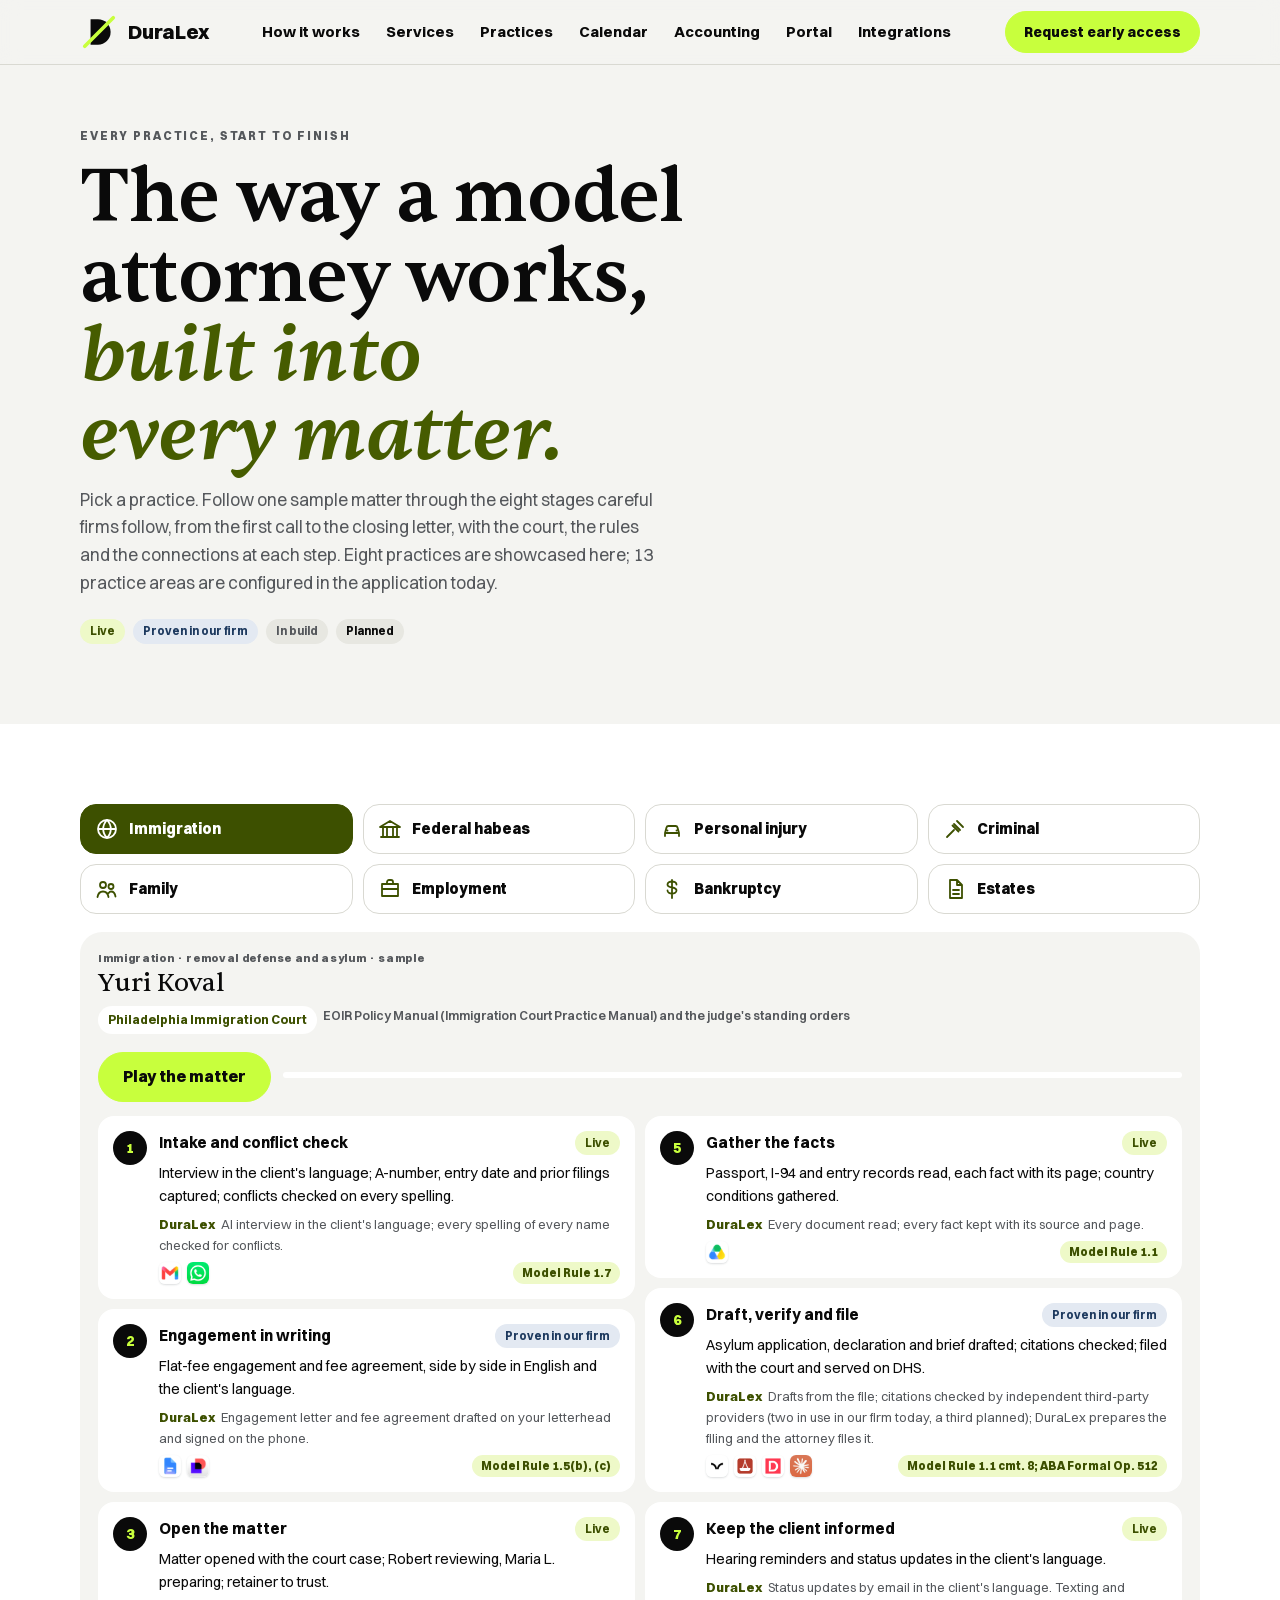
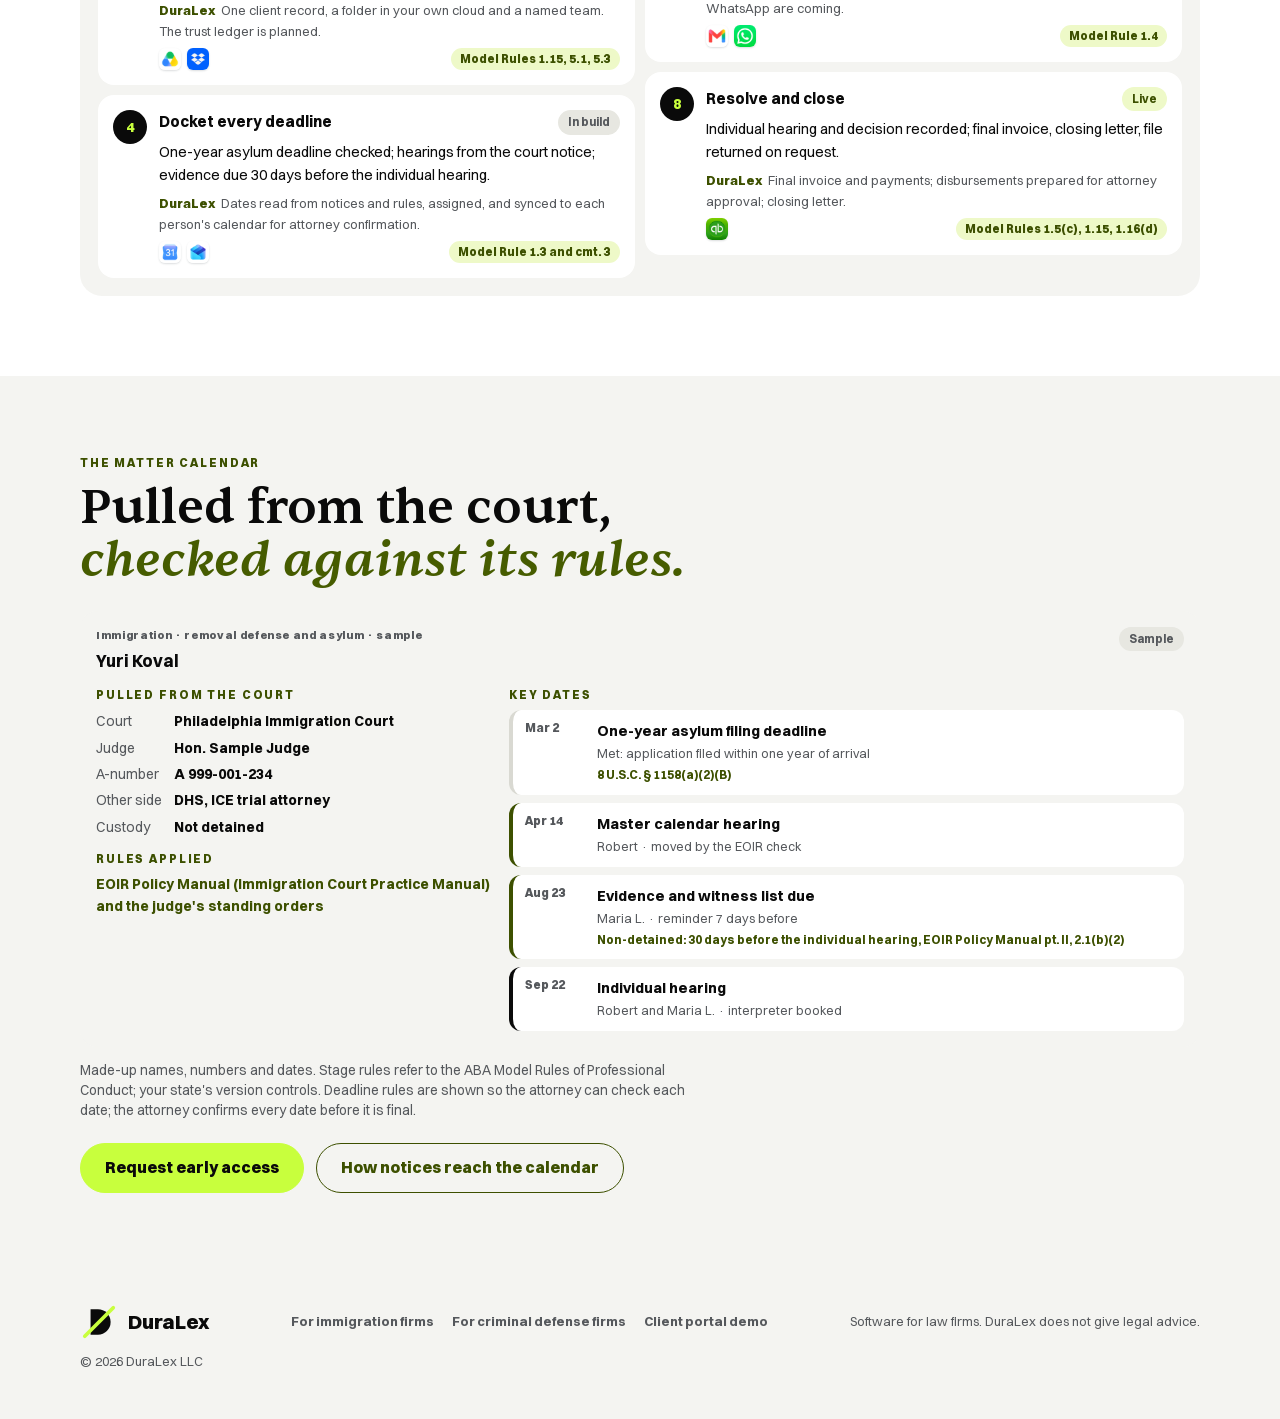
<file: practices/index.html>
<!doctype html>
<html lang="en">
<head>
<meta charset="utf-8">
<meta name="viewport" content="width=device-width, initial-scale=1, viewport-fit=cover">
<title>AI Legal Software Across Practice Areas | DuraLex</title>
<meta name="description" content="A sample matter in eight practice areas from first call to closing letter: intake, engagement, deadlines, facts, drafting, client updates, billing and close.">
<link rel="canonical" href="https://duralex.law/practices/">
<meta property="og:type" content="website">
<meta property="og:site_name" content="DuraLex">
<meta property="og:url" content="https://duralex.law/practices/">
<meta property="og:title" content="AI Legal Software Across Practice Areas | DuraLex">
<meta property="og:description" content="A sample matter in eight practice areas from first call to closing letter: intake, engagement, deadlines, facts, drafting, client updates, billing and close.">
<meta property="og:image" content="https://duralex.law/assets/og.jpg">
<meta property="og:image:width" content="1200">
<meta property="og:image:height" content="630">
<meta property="og:image:alt" content="DuraLex: You practice law. DuraLex runs the practice.">
<meta name="twitter:card" content="summary_large_image">
<meta name="twitter:title" content="AI Legal Software Across Practice Areas | DuraLex">
<meta name="twitter:description" content="A sample matter in eight practice areas from first call to closing letter: intake, engagement, deadlines, facts, drafting, client updates, billing and close.">
<meta name="twitter:image" content="https://duralex.law/assets/og.jpg">
<meta name="twitter:image:alt" content="DuraLex: You practice law. DuraLex runs the practice.">
<script type="application/ld+json">{"@context":"https://schema.org","@type":"WebPage","@id":"https://duralex.law/practices/#page","url":"https://duralex.law/practices/","name":"AI Legal Software Across Practice Areas | DuraLex","description":"A sample matter in eight practice areas from first call to closing letter: intake, engagement, deadlines, facts, drafting, client updates, billing and close.","isPartOf":{"@id":"https://duralex.law/#site"},"about":{"@id":"https://duralex.law/#org"},"inLanguage":"en","breadcrumb":{"@type":"BreadcrumbList","itemListElement":[{"@type":"ListItem","position":1,"name":"DuraLex","item":"https://duralex.law/"},{"@type":"ListItem","position":2,"name":"Every practice, start to finish","item":"https://duralex.law/practices/"}]}}</script>
<meta name="theme-color" content="#0A0A0A">
<meta name="referrer" content="strict-origin-when-cross-origin">
<meta http-equiv="Content-Security-Policy" content="default-src 'self'; base-uri 'self'; object-src 'none'; form-action 'self'; connect-src 'self' https://www.googletagmanager.com https://*.google-analytics.com https://*.google.com; img-src 'self' data: https://www.googletagmanager.com https://*.google-analytics.com; font-src 'self'; style-src 'self' 'unsafe-inline'; script-src 'self' https://www.googletagmanager.com 'sha256-qOhFsq0QMV2REqNwk5hGH5bZE9SkX6gt6yeyKdYPv+U=' 'sha256-ysYh1j8PHMfXj7B9acY1nJK02cbUi7Q8xl8+VI/2j60='">
<script async src="https://www.googletagmanager.com/gtag/js?id=G-MRZN1ZN2RH"></script>
<script src="/assets/analytics.js"></script>
<link rel="icon" href="/icons/favicon.ico" sizes="48x48">
<link rel="icon" type="image/svg+xml" href="/icons/duralex-mark.svg">
<link rel="manifest" href="/manifest.webmanifest">
<link rel="apple-touch-icon" href="/icons/apple-touch-icon.png">
<link rel="stylesheet" href="/site.css">
<link rel="preload" href="/assets/fonts/Sentient-Variable.woff2" as="font" type="font/woff2" crossorigin>
<link rel="stylesheet" href="/calendar/calendar.css">
<link rel="stylesheet" href="/practices/practices.css">
<script>document.documentElement.classList.add("js")</script>
</head>
<body>
<a class="skip" href="#top">Skip to content</a>
<header class="nav">
  <div class="wrap">
    <a class="brand" href="/"><svg class="logo" aria-hidden="true" xmlns="http://www.w3.org/2000/svg" viewBox="0 0 72 72"><path d="M20 12h14a24 24 0 0 1 0 48H20z" fill="currentColor"/><path d="M9 63L63 9" stroke="#C8FF3D" stroke-width="7" stroke-linecap="round" fill="none"/></svg><b>DuraLex</b></a>
    <nav class="links" aria-label="Main"><a href="/#how">How it works</a><a href="/#services">Services</a><a href="/practices/" aria-current="page">Practices</a><a href="/calendar/">Calendar</a><a href="/accounting/">Accounting</a><a href="/portal/">Portal</a><a href="/#integrations">Integrations</a></nav>
    <a class="btn solid" href="/#access">Request early access</a>
    <button class="menubtn" type="button" id="openMenu" aria-label="Open menu" aria-expanded="false" aria-controls="drawer"><svg width="20" height="20" viewBox="0 0 24 24" fill="none" stroke="currentColor" stroke-width="1.8" stroke-linecap="round" stroke-linejoin="round" aria-hidden="true"><path d="M4 5h16"/> <path d="M4 12h16"/> <path d="M4 19h16"/></svg></button>
  </div>
</header>
<div class="drawer" id="drawer" hidden>
  <div style="display:flex;justify-content:space-between;align-items:center"><span class="brand" style="color:var(--ondark)"><svg class="logo" aria-hidden="true" xmlns="http://www.w3.org/2000/svg" viewBox="0 0 72 72"><path d="M20 12h14a24 24 0 0 1 0 48H20z" fill="currentColor"/><path d="M9 63L63 9" stroke="#C8FF3D" stroke-width="7" stroke-linecap="round" fill="none"/></svg><b>DuraLex</b></span><button class="menubtn" type="button" id="closeMenu" aria-label="Close menu" style="background:transparent;color:var(--ondark);border-color:rgba(243,241,236,.3)"><svg width="20" height="20" viewBox="0 0 24 24" fill="none" stroke="currentColor" stroke-width="1.8" stroke-linecap="round" stroke-linejoin="round" aria-hidden="true"><path d="M18 6 6 18"/> <path d="m6 6 12 12"/></svg></button></div>
  <nav aria-label="Menu"><a href="/#how">How it works</a><a href="/#services">Services</a><a href="/practices/" aria-current="page">Practices</a><a href="/#why">Why DuraLex</a><a href="/calendar/">Calendar</a><a href="/accounting/">Accounting</a><a href="/portal/">Client portal</a><a href="/#integrations">Integrations</a><a href="/#faq">Questions</a></nav>
  <a class="btn" href="/#access" style="background:var(--gold);border-color:var(--gold);color:var(--navy)">Request early access</a>
</div>

<main id="top">
<section class="hero">
  <div class="wrap">
    <div class="eyebrow" style="color:var(--muted)">Every practice, start to finish</div>
    <h1>The way a model attorney works, <em>built into every matter.</em></h1>
    <p class="sub">Pick a practice. Follow one sample matter through the eight stages careful firms follow, from the first call to the closing letter, with the court, the rules and the connections at each step. Eight practices are showcased here; 13 practice areas are configured in the application today.</p>
    <div class="stat-row"><span class="chip ok">Live</span><span class="chip pv">Proven in our firm</span><span class="chip soon">In build</span><span class="chip">Planned</span></div>
  </div>
</section>

<section class="white" id="explorer">
  <div class="wrap">
    <div class="pp-grid reveal" id="pp" role="group" aria-label="Practice area"></div>
    <div class="px reveal" id="px">
      <div class="px-head" id="pxHead"></div>
      <div class="px-bar"><button class="btn solid play" type="button" id="pxPlay">Play the matter</button><div class="px-prog" aria-hidden="true"><i id="pxProg"></i></div></div>
      <div class="stages" id="stages"></div>
      <p class="sr-status" id="pxStatus" role="status" aria-live="polite"></p>
    </div>
  </div>
</section>

<section id="calendar">
  <div class="wrap">
    <div class="head reveal"><div class="eyebrow">The matter calendar</div><h2 class="h2">Pulled from the court, <em>checked against its rules.</em></h2></div>
    <div class="smp-body reveal" id="pxCal" aria-live="polite"></div>
    <p class="fine">Made-up names, numbers and dates. Stage rules refer to the ABA Model Rules of Professional Conduct; your state's version controls. Deadline rules are shown so the attorney can check each date; the attorney confirms every date before it is final.</p>
    <div class="ctas" style="margin-top:22px"><a class="btn solid" href="/#access">Request early access</a><a class="btn line" href="/calendar/">How notices reach the calendar</a></div>
  </div>
</section>
</main>

<footer><div class="wrap"><a class="brand" href="/"><svg class="logo" aria-hidden="true" xmlns="http://www.w3.org/2000/svg" viewBox="0 0 72 72"><path d="M20 12h14a24 24 0 0 1 0 48H20z" fill="currentColor"/><path d="M9 63L63 9" stroke="#C8FF3D" stroke-width="7" stroke-linecap="round" fill="none"/></svg><b>DuraLex</b></a><nav class="fnav" aria-label="Solutions"><a href="/immigration/">For immigration firms</a><a href="/criminal-defense/">For criminal defense firms</a><a href="/portal-demo/">Client portal demo</a></nav><span>Software for law firms. DuraLex does not give legal advice.</span><span>© 2026 DuraLex LLC</span></div></footer>

<script src="/practices/data.js"></script>
<script>
(function(){
  var reduce=matchMedia('(prefers-reduced-motion: reduce)').matches;
  var d=document.getElementById('drawer'),o=document.getElementById('openMenu'),c=document.getElementById('closeMenu');
  function closeMenu(){d.hidden=true;o.setAttribute('aria-expanded','false');o.focus()}
  o.onclick=function(){d.hidden=false;o.setAttribute('aria-expanded','true');c.focus()};c.onclick=closeMenu;
  d.querySelectorAll('a').forEach(function(a){a.addEventListener('click',function(){d.hidden=true;o.setAttribute('aria-expanded','false')})});
  document.addEventListener('keydown',function(e){if(e.key==='Escape'&&!d.hidden)closeMenu()});
  var rv=[].slice.call(document.querySelectorAll('.reveal'));
  if(innerWidth>=760)rv.forEach(function(e){var p=e.parentElement;if(!p)return;var w=e.closest('.wrap')||p,pr=w.getBoundingClientRect(),r=e.getBoundingClientRect();if(r.width<pr.width*.8){e.style.setProperty('--rx',(r.left+r.width/2<pr.left+pr.width/2?-24:24)+'px');e.style.setProperty('--ry','0px')}var i=[].indexOf.call(p.children,e);if(!e.style.getPropertyValue('--d'))e.style.setProperty('--d',Math.min(Math.max(i,0),4)*.07+'s')});
  if(reduce||!('IntersectionObserver' in window)){rv.forEach(function(e){e.classList.add('in')})}
  else{var io=new IntersectionObserver(function(es){es.forEach(function(e){if(e.isIntersecting){e.target.classList.add('in');io.unobserve(e.target)}})},{rootMargin:'0px 0px -6% 0px',threshold:.1});rv.forEach(function(e){io.observe(e)})}


  var P=window.DLX,cur=P.order[0],pt=[];
  function esc(x){return String(x).replace(/[&<>"]/g,function(c){return {'&':'&amp;','<':'&lt;','>':'&gt;','"':'&quot;'}[c]})}
  var pp=document.getElementById('pp');
  P.order.forEach(function(k){var p=P.practices[k],b=document.createElement('button');b.type='button';b.dataset.k=k;b.setAttribute('aria-pressed','false');b.innerHTML='<svg viewBox="0 0 24 24" aria-hidden="true"><path d="'+p.icon+'"/></svg><span>'+esc(p.label)+'</span>';b.onclick=function(){show(k,true)};pp.appendChild(b)});
  function stop(){pt.forEach(clearTimeout);pt=[];document.getElementById('pxProg').style.width='0';[].forEach.call(document.querySelectorAll('#stages li'),function(li){li.classList.remove('act')})}
  function show(k,user){stop();cur=k;var p=P.practices[k];
    [].forEach.call(pp.children,function(b){b.setAttribute('aria-pressed',b.dataset.k===k?'true':'false')});
    document.getElementById('pxHead').innerHTML='<div><small>'+esc(p.kind)+' · sample</small><b>'+esc(p.client)+'</b></div><div class="px-court"><span>'+esc(p.court[0][1])+'</span><span>'+esc(p.rules)+'</span></div>';
    var items=P.stages.map(function(s,i){return '<li style="--i:'+i+'"><span class="n">'+(i+1)+'</span><div class="sc"><div class="stt"><b>'+esc(s.t)+'</b><span class="chip '+({live:'ok',proven:'pv',build:'soon',planned:''}[s.st])+'">'+esc(P.status[s.st])+'</span></div><p class="spp">'+esc(p.steps[i])+'</p><p class="sdo"><span>DuraLex</span>'+esc(s.does)+'</p><div class="sft"><span class="sic">'+s.ic.map(function(x){var I=P.icons[x];return '<img src="/icons/'+I[0]+'" alt="'+esc(I[1])+'" title="'+esc(I[1])+'" width="22" height="22">'}).join('')+'</span><span class="srl">'+esc(s.rule)+'</span></div></div></li>'});
    document.getElementById('stages').innerHTML='<ol class="stcol">'+items.slice(0,4).join('')+'</ol><ol class="stcol" start="5">'+items.slice(4).join('')+'</ol>';
    var st=document.getElementById('stages');st.classList.remove('enter');void st.offsetWidth;if(!reduce)st.classList.add('enter');
    document.getElementById('pxCal').innerHTML='<div class="smp-head"><div><small>'+esc(p.kind)+' · sample</small><b>'+esc(p.client)+'</b></div><span class="chip soon">Sample</span></div><div class="smp-cols"><div><div class="eyebrow">Pulled from the court</div><dl class="smp-dl">'+p.court.map(function(r){return '<dt>'+esc(r[0])+'</dt><dd>'+esc(r[1])+'</dd>'}).join('')+'</dl><div class="eyebrow" style="margin-top:14px">Rules applied</div><p class="smp-rules">'+esc(p.rules)+'</p></div><div><div class="eyebrow">Key dates</div><ol class="smp-tl">'+p.events.map(function(e){return '<li class="'+e[2]+'"><span class="sd">'+esc(e[0])+'</span><div><b>'+esc(e[1])+'</b><span class="sw">'+esc(e[3])+'</span>'+(e[4]?'<span class="sr">'+esc(e[4])+'</span>':'')+'</div></li>'}).join('')+'</ol></div></div>';
    if(user){try{history.replaceState(null,'','#'+k)}catch(e){}}
    document.getElementById('pxStatus').textContent=p.label+' sample matter shown.'}
  document.getElementById('pxPlay').onclick=function(){stop();var lis=[].slice.call(document.querySelectorAll('#stages li')),prog=document.getElementById('pxProg');
    if(reduce){lis.forEach(function(li){li.classList.add('act')});prog.style.width='100%';document.getElementById('pxStatus').textContent='Matter played through all eight stages.';return}
    lis.forEach(function(li,i){pt.push(setTimeout(function(){lis.forEach(function(x){x.classList.remove('act')});li.classList.add('act');prog.style.width=((i+1)/lis.length*100)+'%';if(li.getBoundingClientRect().top>innerHeight*.7||li.getBoundingClientRect().top<60)li.scrollIntoView({block:'center',behavior:'smooth'})},i*1100))});
    pt.push(setTimeout(function(){document.getElementById('pxStatus').textContent='Matter played through all eight stages.'},lis.length*1100))};
  var h=(location.hash||'').slice(1);show(P.practices[h]?h:cur,false);
})();
</script>
</body>
</html>
</file>
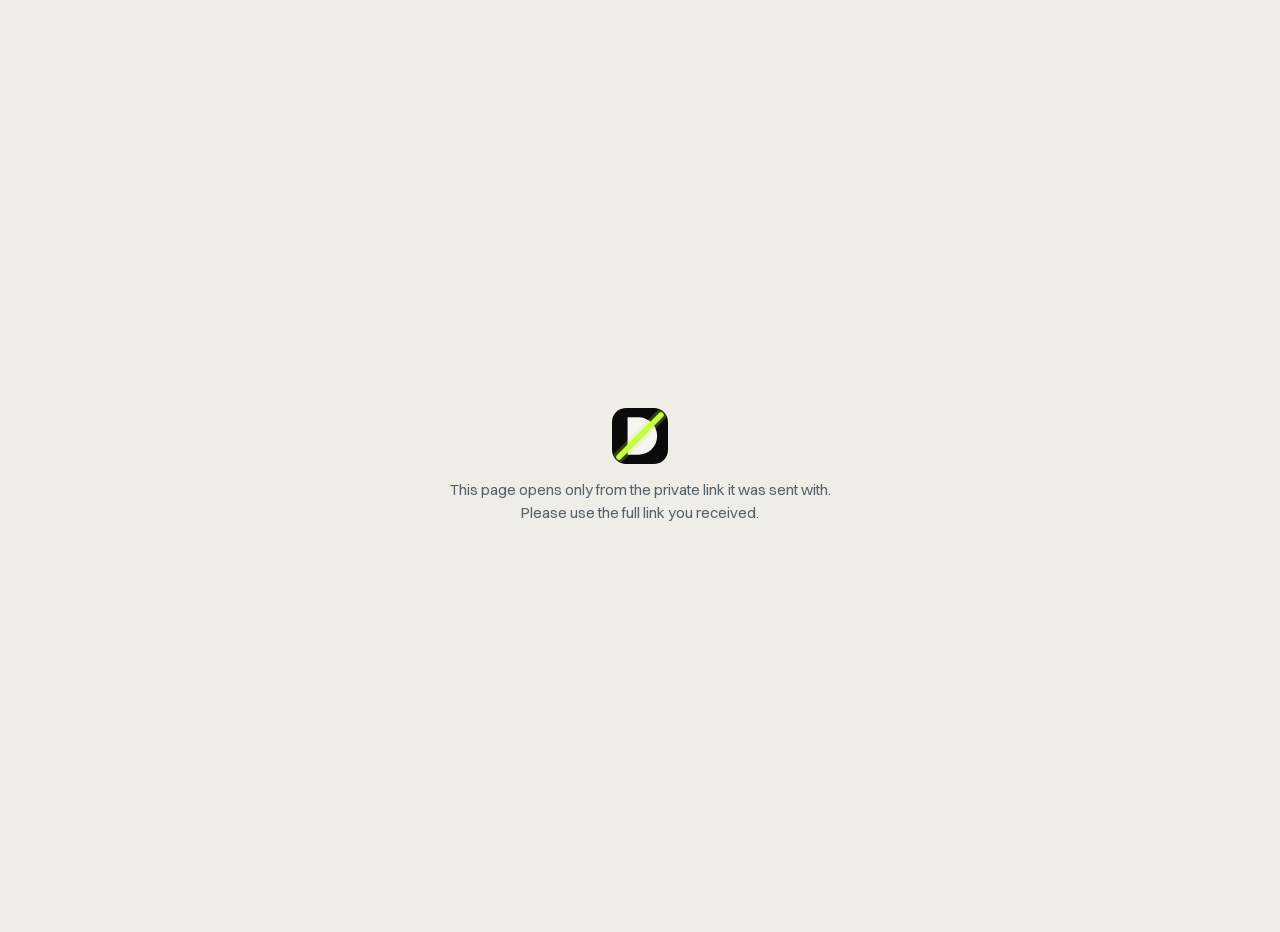
<file: business-plan/secure/index.html>
<!doctype html><html lang="en"><head><meta charset="utf-8"><meta http-equiv="Content-Security-Policy" content="default-src 'self'; base-uri 'self'; object-src 'none'; form-action 'self'; connect-src 'self'; img-src 'self' data:; font-src 'self'; style-src 'self' 'unsafe-inline'; script-src 'self' 'sha256-FpZabLEVuwrOO+/6XN2/z0vX2vUeSMP3GbVIuc4xtPY=' 'sha256-qOhFsq0QMV2REqNwk5hGH5bZE9SkX6gt6yeyKdYPv+U=' 'sha256-32flWlf0ql9hdqULfaze0RM1NACGYP5ZIAomD7Wnymw='"><meta name="viewport" content="width=device-width, initial-scale=1">
<meta name="robots" content="noindex, nofollow, noarchive, nosnippet"><meta name="referrer" content="no-referrer">
<title>DuraLex</title><link rel="icon" href="/icons/favicon.ico" sizes="48x48">
<link rel="icon" type="image/svg+xml" href="/icons/duralex-mark.svg">
<link rel="manifest" href="/manifest.webmanifest"><meta name="theme-color" content="#132029"><meta property="og:type" content="website"><meta property="og:site_name" content="DuraLex"><meta property="og:title" content="DuraLex Business Plan"><meta property="og:description" content="Confidential. Shared by private link; please do not post or share publicly."><meta property="og:image" content="https://duralex.law/assets/og.jpg"><meta property="og:image:width" content="1200"><meta property="og:image:height" content="630"><meta property="og:image:alt" content="DuraLex: You practice law. DuraLex runs the practice."><meta name="twitter:card" content="summary_large_image"><meta name="twitter:title" content="DuraLex Business Plan"><meta name="twitter:image" content="https://duralex.law/assets/og.jpg">
<style>@font-face{font-family:"Switzer";src:url(/assets/fonts/Switzer-Variable.woff2) format("woff2");font-weight:100 900;font-display:swap}:root{color-scheme:light}body{margin:0;min-height:100vh;display:grid;place-items:center;background:#EFEDE8;color:#132029;font-family:"Switzer","Avenir Next",Avenir,"Segoe UI",system-ui,sans-serif;padding:16px}.c{max-width:420px;text-align:center;display:grid;gap:14px;justify-items:center}img{width:56px;height:56px;border-radius:14px}p{margin:0;color:#55606A;font-size:15px;line-height:1.55}</style></head>
<body><div class="c"><img src="/icons/duralex-mark.svg" alt="DuraLex" width="56" height="56">
<p id="m">Opening&hellip;</p></div>
<script>
(async()=>{const m=document.getElementById('m');
const bad=()=>{m.textContent='This page opens only from the private link it was sent with. Please use the full link you received.';};
try{const SK='dlb:'+location.pathname;let k=location.hash.slice(1);try{if(k)sessionStorage.setItem(SK,k);else k=sessionStorage.getItem(SK)||'';}catch(_){}if(!k){return bad();}
k=k.replace(/-/g,'+').replace(/_/g,'/');while(k.length%4)k+='=';
const u=s=>Uint8Array.from(atob(s),c=>c.charCodeAt(0));
const key=await crypto.subtle.importKey('raw',u(k),'AES-GCM',false,['decrypt']);
const pt=await crypto.subtle.decrypt({name:'AES-GCM',iv:u('UkHH5UcJTikQDXbY')},key,u('bS3oofLkj3r1e9VrWBq8JTS9TQF/878DzxlSIItDsfnrnPtuKhE9wvtBDDYeERuDkW+Rg3lfAFZjoW4cX9fcpyYq72lu7ZOWpUF5YMlKqCGQ23ZiuTHW1yyIjW8jfpPRMK7wFGqhtdTagoser8X3/OIt4hP9wa1nHdNBRddWlFkslCiX0o4hrtJ5rooM2Obh3phB6xLnUcKwBk2X+w5PJCT4THwR0W9C5Dl5vngGphquXc4E/NHENXshhvmk9onfZL5eJHUGxePR8v7E2N5Ryr6LFFlj4zdIz5wa8bgtx3Xz9jgLVhWDUMfUXmEYCSizGTo4Cu8BpdQ/MWbS1NxaCY1ONBAZHmdgaB0X5Ye6hR9wl6vPKrk51zd9/yd7IfC06X9ry7/IPqKLFs+l3CaFE/0qzV0Jv1zwY5oVHmXoHkg9cSRk0UoQRLu6f2FgU5iMCHLutbOCT536KvK1v599jjbpUACYdr5SXL1YLj7vsTt7/9ba0mlpXdVu5V4q4ViKqxIoC91xEyhaSgCqqA8fmuRsLFnXJ7rQyttJXMpiujt5c0ibgcdKK3dZMg2g6ms7YZGfpZfK4OZSuyKiySAzMO/s5RVXEFhSS9uVHUnTAljBsy7zH9Wi/Qo/ve4es+syOPiNBFvQllgvOidNQkdNAL3qnDwCP5w8CcuXDRXulfHwMu+SNDdN8TJuRoagxbc1Uuvilt5sLw3rj14T4DP/o9BOSnqB45FdaOq4gWFk9hEgzSjv7QgUzkNdZqLIehm0C5UJJdFQKp6Ppdv7+Cm0bggLlDr3z2/4gyQoE1+cMKvUws9p6uIr3A8DP/buCyrBhdyOElDBFW3+vUyGmuqLQUdCOZckokPMUv/YU0AflnEm0NqoLQ2XfhJvJcbSTSr+6+txsvO1q4vtZa73GPb66/2ggdKbdgW2mvaZWT3yCsBAMh8MlmNXOSWhYoPUGbszRVB+C0CBGf6thLoCGqSR8ZrCTKHu3y61XUU1IR2TvHSTDvkfVR30/xyzOo0UeoRjApxYf2o4JRW84TFAMfNTIzVvhFwZ4oAoMlrPWIL5IQfWEX5/[base64]//qjcqvwEGPUFHlvIJbooqudsdisriDaRvqCNzWg/MCzJ4uWyh0YgpgTEsy2ZDVzdZrrRneUe5FMKlBAWEDzrMwrCnkEafokZv6AMUWOlv/2wb4ud8yVFE7BHifrxYkItWcv4BnEP7asWFQ/bSrqSs8zj2lHBOHbTZ0R/Qd7dxobe/9rXTFVY5z9UOo1WMyqxS/ajtufcYHMibcY2FEELbCPFvs6S/4qufaVFZYM3IkaZdPsEgQmGS1SXkl9FoCyAuA+UF1HvTOmnWmnMv2T8Fals02nxxEaQ/hggHIpKobqWgn+ofcTgw5FJMckwwXAiUXWcFZd3wZvZL8Y5NvgLlQGFp/uzTgv4AXUOxMui1THylawaWxOyASEFmpyx7+ADBACTfgXTJf+jpERYT9PnOCIx7+NhAPstJPrcTIUFYVjpJFA8HzQ3tfWv/4+MaHKPueDsgbS5tg5xxRYFrXP76okHqrsy15ZnGXnGRLpZ8G3G1n3Y7vx7UgDiPp6btIFG1YCBovlmtwq7JXtxieuBsMH+fpTwAsQlPGkNWsUFpwg8qmv/E1zOfWwR69p1eMaxdpNGHBHD69NvjljybooWmkdoiDnk+/y4jKV8MlEeYCsOa3l9cNfA9SDeEG/LbxqZWmLD1td2ckUltvPA1I3a/4iEWK88TtIqTYLzAx2JDu8zLwau6+e8IMxGPdHi3tywoaDvNowIvJALCG+tWbs0qyzTtTOE/STMNKY84WBC6zrD1MtEsdd/uEyofgNWt9hn14p0jVg40CI7EbrJR0Tz6pW0+BWrvr5erMTmmiJmMfwURggJoFJ3skYgv7ZK678O+NwSJQMuFdA4Vcf7chsGXd/xWpf0TugTKIe0A5w0KyCZC242djueoZvDUFewLtv/FDoyW8OQ7IbRCCkIyBj1YQmQ/c4AI9l74s0NX87UPAMyIVW0+yfmfOtxspqV6eOFk2wQfFTdEQro5R/6mSE4WZ0M4EMdwZBwZ6F/COpibg5Luy8bSoICRzLeXwigFlVfCs+/50GC4QVtjTQxxEuOGSfoEjKKrZdpY0+XWZHC/cwPvEdjlnt76vAjrs7WF9quJ9+8eqxmZbAItiFx1CmTBRTHJ3n6MERKIKTOT69u3NQWsr7Fegx4x++8y9J1lSFXyB7mf9TnGWPZyuC1ruIeo/N7iG0txN+1SR7BhlVbj+YPCFOe/DEL4WgeTYt8WEARvJGqUnpa5IyzHfE8WwU+V9qT72MMqRjwo//EnD2058ZwRgRereadRoz1AvO5j/4mUT1+sXHC2cVAVoA2TZNMFSzQmhWxX/B5iqg96hoZUoYu0TEIfJPJND8gTWwm8pFC7hET4ZO+cZeY1U2I/715cIwDBX4gORZXb3Jj6fvJ2nbmBHX7qnkyqrIYHMeFeaszFZQu3o/xbURj/H8O200rMhBxV0wYwxtIYdjr/DeRHoymHWHET+o5GW0zpSy4MLTH+0WogK9cNuz5w7zyyo89/gY0Fy0DCABruDzsA6b5B9ohGMi1BaPeb8xoxxK6ppbbIcqorTxOwx6POdRJ7/ZQinz61zZXNTXY5Vgl7plcKqedhfvWJA2p3kpnm/oBxH85veVUyYZS6nwJ2f1+b1Z/r0cCIDVC/e3pZVLqpk2/60TLZ4iwVEIiqOtyOKQpHfAq/+Md0qJfKnay6PvYK8BfubC1e7Lg1HTaUAs5ios3LHvmrKKYanDyRbXS0oFu9QHGR7533aUNsWCjsJJwqeGpLuyeTlq8QyFxsHB4LSoF3OnW90/VPUDnpYYOYvClCDQquQPRiZC2aJfxn6JBtNOR0X0OsX6pr4L0xnCSpP4MAGcgmDajv7ucRtYuCH1HXXZ16iMOJPi4Um8o7OMP+wZRhWugmuQ55zgqmAd1NZii7XSrOlh0N9XWSGJLW/8oAD9dnfvjgudCUS4MrcmOVO4OG0YbfskzrNz2vEF3wyddrT43A+GlgrPFoVrOLACg0Cwo/kDvSvYO+EqyTviukN8bq1Dhp1YOiwNG6JRSz0T3A70mU7qLrXDOmW8NNUVfBhmjP5iAgyLt7HB4Iv1TQccHmM9b6tNPcCD49iMke5xHGpZK2RiP9oTVXQuigb66xKHlZNW+I9w5ayt7GMJzgmhlP4jRUQnWUpea8CS95W2me0jrPtf+8W5JS63H/4BXa/4K+tzXXmjCj4PEugquq5I3U6iHkl9e3FfCfkCVjH9uOWQJebrmo1iO7L2U+ncytuWs6mezNe8/EeBmT4BeBwu9PNT3k6eijyjvv01Uwuk4JEyPfrYWH2hutHScmn2RzBCqq6u7tSdQSvNggyInbCIcPPPMSg4hhGWQMFlkSTKCK2PzDfNPPCK562HKFRyWLxWnJcRdpEo7rh93J6zg3EFyuxGiEEgtc0ENH0MUGvNEMzY+d+khdPidsqlIBG1Qu6RGbp9wEywQm/bxKXzfSEazEnRQaA4VHFf34DxJ0pbfWRmcHS9/wF+x8lBPRA52XQ8bzlaR7WBD/fbmdMNXgFKaHmfRMT/10UPn08ZOAcHtM5zhJcgFhR2dlcvZ6+M/fuE+kTGI36u6yqGrdczuLrCBn/PUmly8fqL5BT42ZCXDlLCIYkca6N5m01qOIWps4ScpXDa7ouvSKnqAgZf4Omt94hhCd/Kz3uAFLpfBZx1dIjJzJuFz1MQC3osiejpVmD9pkpkQ1i2nNEbtnad5TDZjCn291+RI4pKrl2L+kg74swhlGnZXpgDnkmb3xUQG2BwHCXVXTeXWpzytE7Jc3IHGWhgDb/BIk9xSr2VLeFFItW+6T9Dbb5PBTSf0qCgBcmd3Fv88pidHKNvak+Cpq8Am5BvWeauZH+aNvOpqxmZTcdywUk2psZJNGYv9q4nkLBY67CK2NJay87Aey0epfJI9jhNlOGDDCqsJ0Y7u2g27RkRH8h/1h+deJyXL7BnlKxXKuphFV599QiqlqKp2Da6wdkXUYULXxOlEUF74azPlHHmZt4H5AQjiuCJTTj+g1HNfQZd+J94EGKFEUFERPWpCoy0e9BwHZ/+rIqdu00U/EmFTWhTRdl77j26k7xGoSnZME+rTprBuwib5IrlewGfGchbibkzjGtGWIm8ci4vO12GDj6Nfo0a74m+uXLhcDr0oNt30nAaiUG7hLoRXhmKY0Mp4qEAVJWbUAezlAOxVqivGTsXdM/vZ0QLCFi+JbFMEuOTkA0r/tI11GF3XLj37hTuBKXxkXVRMfPRSkZpWjd13qnFWPaDoxP5dOwLmji/WhmtdwrQ41s13Q6NIm5XeSbDqvsW8l+WQTgj7n+33DAL6Y+r0ZnjC0sKDxyCD1/arhfVlAbH/eDHWfVRNDAux9005Avoo3XXI9A2vQhfq84Q8Hkz/IaXC2FcvFjbry52UCIweENc/iwnjue2Wa5UiCxhPwnl0reKINd8+v6tGLX3sPKcwSG/xK0YCcQKJW9AehRCk7Se4RY614n/GG4tFenPEnkLuvh8SucfKeZl0kQzoBqxQU2+PNeeIPMrqGAhKv9v2oUkEeiMVT9tgt/xJ05d/DLNEJOiZId5dr8HXxXtrEqvFalBNx1V+sdjaDnCQ9kXwl4WHD7SRJYjYQNtn+w7EYcOEoyVLHo6fq8iAq7LVFXVOcAU9SlcIk7ybRrwg4ynEYk1OFcC5/iwBVKfpWT1rtsciOSICh70eRltVsbe7WAEsXkCwGY/ILabEQaVhHxXyjhCuxyBEdqKzmA5LwSj84no6ZNOYVL/xNuR08WK+wJuLxD71bDf97pRjWFmx3HrKRI8YRGlk1+ZhuALHZqZl9F0JRePkTbVSUS5VdVYrWVZPx2yabeWpAydwKMCz2m9la+zZY+M6TQDfzNUttOcRLKANLNsHVdhaSa9bSBQhAGyi1avJqiqihaZMwNfxKMeXFEug/AQGRhhPMlb05Ec58cVs8urwN9K58CVYljzj/jgbBh+QNPPoyKAP6ie3OJAFhuaXGIcPYJIWGBfLCbN/SpDG97yQO4Y0Rzd+bXIsGmXNPq7mTOflR6R5QPfV5pzGvJHGL+hpbn8u0FYbsDVw5Ccg+8dYSMpCpLcMfRteJoOIL3wuG1NEQU5EC01c6QZL5CaWvkRtY18G2T3p6OgUQ2VP3X3c0tAKqJF07wUo54iwQqg4kvwEA/WhxW3rZWhN68VCqRxHGN13356ndJ/vSpKBlWh8XpMo2GnBfHQ2Tb65BZlCC92OcckGiUE+B242xCirOj2iDpYXmUKIWAyLQnOMShfQef6tMkPRjLvB9qWhqrZmVmTudcqw3803luRl9be9WPzE+MYRavwLph/ee0fMz4FE18bnQr0CQoDicYkPYn2evnWvBwuZFjud/[base64]/52n2l8+FgXS7WcSvDUKhoBGSS/bNuPyYHTxz55yfAlSwLBdr2eEkKF/OmerFQq06VEfdxNThGt2/kQnKtzZ8lgnflV5J/9D+SBuuyF6OcUeARKxxsbFXx3jcGJ9kx3UliFcDMLFvqY6rmtxToMec/Z1dz+Nk48Wq5cXa9AYGSgmKBCpHTyRkzne6rAV3S4M+RGaAHqYAKAVSj0ABt1ilNR/DABWp5QtXmin3V+xoEjJPPTMldD0bE75QurgNeq6sM+GQxgF515YoRm0hVfyMSxU7L1/uwHv0Bet+GPIYqGY0KQVVEfBKuTQ07Ts/gvYO9m8fDSQviIU7NeE6CT2f+RSYLG9ESuMNo7d5fQiSQAR1CAqckyN1uiQDzCtZwEebC1rT54j/W7qoBDOeC7DPFpOP1nQNAT1m3GEuKUEfNWnlBDRubIC5ittmGFxrOItw+8LVDqH/jPcIh9EcPRZ54PdfJ5IHB28JZEpmfgDFa4PZkhnsinc+oxEJ/rjtND9GQX2474GdrrkLobHPXRU+sg2Wh8/+je8tN7p5Pew0gkDmil9doGUDaDaM133WWbG1mwVjHNc5vxLla8eizOxEoslHYGqNzsTZiSpiJDPL69FyyB61iD+vbMsxex0clvJIC3Y9JfJhz+7YqAtm/KAS4Ac9NjAuFV1ilWKR/[base64]/yctP/WfPVpPavM1J1zcEtcUNNTJdQkjEFdpuuohT1dcJEPZvAT0tPXYxt7SgrnL/dT9X0LRMdBuDM7W4DQ+oX9RsWIxOIdPbA1nAAh+tlmBUGfGqmdbAeZ4UJ53K8xSIVh2R75RlkOWgZoQn+40x6jeFfPPad9zEWnZk+v7qNNkn5CSYWZmm021iwA5cOoVwAlqvZS2DnnxCxqC2eW8INjqUDMxenKfv7w0UZLG3dEfeT2tE3rvQ0PSb0QOK/bwIq5MZm8peeVy41wwBSt6LcJw1uUzp676ZGMIQBS+qEQUA+NPhy2uCfs+kAXEsd2CA9PdEvs1bHvwWM+wcMiOXfgFmMOAXOqPojBL2GKjG81oG+s/qP3S2bR7meTonu2A9/OT/zkCg6gCoDaeTT/4Iqg+CBu5jn1ARbso0T38pAkxCfVsjEivVymFIam3FSXAU6kUEgxwmE2uCGlJKKQXiV0iDO/XANngalklL1eDkFDltzqO+2QoMefZ9T2daAwkxxlv3nWpuw0eL7Q9G2Ssrbg7fTF8ZLH2eloQWqp1Zck/UlI8ysQxjAV5cXkStVE3nYEw0md2PGm2oPN0idZ8EKi5B+ZDlGPFJqzmM8NbZnZo9furwTilWm8UyywAXLhmVzW2UwNXS5SrDv303VNx6cKsOZzxG1Z1RFJIsn6+a390NsElHpKrENnj6yV2YgEpWGO1hGDyZ1zx71+hZts0Tj0aiBYtvRtst6yXnLjGk/ZF5pIfi/C8osxV7uq0do/TBupbY7c2vmGyBm0mprWM7ybtEPph/9nJlZPH9NVeZ63UEQtZTQamAnn3gz6w0Bi0gewiJ/EEISlkhKcydfkUxQ6oOJCOLehmRn0O6Ht+AI4M+zMklndsmnCtWW2jXdUEjFAaUfNZJtd/B3lFVZjAi7U5I5XlhWEmn48mC+sILxPckZ5nGsMY2TjT9Jk3Aq1vdD6M4Raz53dMhi1865lecdM6CJxx/mpaVOhckK38DRBJw9MzeErfEbY+HjbwJBuSfYJKBz6+9It+k1bD6624CgEpm4/9bC41BmjZXFPET2G4MhwFhZ7mwU2yFQ02X8XXDAeZAszg8o0euBGuBAUKEMkd87jTAjZ6IDBVZ/AcBwePVjvzWZdHGic6eBq6S/V4Hzgr5bdSXu+zEcRTZMz3LWE1tz52b63aXz2+ANiaPTjSfidpEpnwPwvesowe2eBS3v6LLFIjpcIDpfJbv6m3QX9o8X3XrnClLzVbJnXK72xRiI7X5ytZz4YVynYOAXjzZGTBMCr0jeuLDR5O8IPadM7X/tgUkzdGm4l1oJRKB4F7JYZsU7dVwuYkroDwuQpPNY6BjaYIgmZuEN2zH/mikXc8/IPSdamu0NE4pXTQAJMnDSiqtkrxmJocpTXdC90FG3jLEI3zLPJ0IDluQy8P9HsVWHn0oDQ+dpTDIL4Lzr2QsMjALxUBCJxeKNxlYcnGbo693FHKLg4Bpi/au2ffPO6Iic/eLhUUlKyMd37gCP/zbWXUXiYrUWliV+yv674tyzYnM/W9ToZfl2VD9YAHgXcx5Hd50Ospwn386xT7pXZsDsfq2gzqpNyWP6FnKzruPfNvJCrFU32LSmM+38onlGF6aZBK5a/RBE/0uw29WO9bVIyFpaCQU079e10HxIGwk/t+jvdXztbgRtncnhDo/J1+BxtZgaiQeY89O4LGalkbcgcAxWqmS1hIatX/2niJduzxHwN5rzJVND4Ugu04xdz/3NuCJNlCY3XDRvlQ0qJWwQAoo0tt99/qd1vq06zubPdTqu1VsYCYbxFUCSZo2i6bVxtCzwrwL2AjzEsHC+7vrWVTQAMViLQ2O6UIB/48p+8afUBSSYM4t0gdNof+bQf7LkVV5NGc6gITm/BxyCWVatg1MLOBHHVBQl0m6qYJpq7EZpywvqNWaJs5UPVp8gTPRYXCf+ILITmcEqVwI80JjRClznpecxWnOuA4yQRK+1VKU5KPGFWryPcVDugnRZIoUi4CTMeacaTbnbCOwQqZMtCEbRIEhx0o1o3QimweLrEIdWZd3Wg/am88lbV19h8ieheZl6fjXf5/oVmhGQAF/LrSK1048tQXhHv8pVmYd/HxZiaa/5cwHG2rzvtVHforklsbBL/D6I7aDklxpZeYtGSOvK3FMM6yzuZ33+AdEuOhxgTzsS7+sBwODXJrmjpfr4jkcnifcob3eKry4aDeCzDMX/AOUX6TUDWR8UAMmFPacgded+m28Wl1WS5TgClGCDy0cFG/5OaVpieIT4owEdDP0w4sffNiHE2/I/DGh7QyvmZlyOCCuUaqbWQ3LmikaoAGQbHQd3vXaFri8PdklguG1XWI8f338UJPUF6B0ZxklBWCtVAuW7MHnLW/YORxF09WQ0Fh1y0pa7mzE742igH9FD+dA8W9n2PwFGh2rdhA0aGYalrkDSUcLo4BkL/NF+KB5+28OW1RO3NvldDH91+y6r1yU9Y5PaeN5hFStMPIyhmOxtNoI4eh/xOsIcFZWiRySOyDxj/[base64]/lZ82SSuM3vahc729j6hw4WUkNLp752sM3dY8waxEHjklTGFQdswDpmM8xuahFA2M7b/3kND4R54jtCA7kiE7XEqzeQL3GxSTVsrH8Na4ExBYVXpCfJ916Sm+6QjBL8MuKqqBgKO4jIPw18GBxRZ2BiZCwSw7T188Jp6FpSNyk98E91n6TBtEQSWvipUbtAI+h2jHoyINp/U/59FDoyUW5/DHft4rvoE4SRtS47ve68ziASeEWtqBKGEL7RrbIM34ahniNk6VPpvkvp1syXVtkUdeE+0MO4pVe1va5bpwTK+XXw+gCf/TDeeZ8YKHzAEGw3egNVHHeuro2GHU4tU1YTZ3tkFXOTvnaWxWVpJLNK587DXUymhtQ7YWAVwmbojkKJZMg9tC7jjHjcBkAZ1rOu/QMhDDSdguvQjUAnfFgNu8YZaygVoaKm/fnE9KqHhJod7ViFLiLjW/EPZPvcPW0loKyposmKhEUATUyTagnz08j0guxW0HKu/lEfO+SUCWYGg5RpnEcauUx3y4VplDqo6m7kPAt670vmYibhIwUR7tB7T455oPTwLugs1zvnGTV7vdRCFolJ9tKAalBAcHXj/O9X77/DYm7bjXai96uKYsd5nZEDNvUito38T+cinMA118G8WKb5DSkfKa4PXk/YTqHcuvpj+FLvDXWQ10r5HoZRWjMhhwAJCatLOHjNlu6Ifp+SRyZVeAAq2PDIYNweMPkRwwettWt6T34v+CMKnjGgIK4jZQfClMXbfTvt1zJhUzHEdyyW7wU9ySsWsQy31FJodSw6Ltt2wjmgCNh4mEJkzYMZmqNa5od5DsBmXkzq+T+XQYLSW4iRbum/zA0D3/PnNHXNojVzGb76Y/gCBWr7w7OVBHL2TwBEYKT9Ll8Iy2oHIVDp79q65K+1rjB2C/NLUvtKmJt/9kT9zEerPHdG9nYhaIgC9iahc6LdKF3TL53miTYCbDnfXCXhpvIEcZZ9CnqHN0OSDoBCtPkQf2le+ifwnb/Kq8T9rWtazRNpRdLkGEXEMDmvDZ2uYVxTkgupusj+aYINIJRunPnjqoAqk5hCcKaWOfF2d6Ntv0Em3V90qHqfb8fiBfO2ykg4DYHnKLCUJBJvYbhYvIEV8FsluAfzWw5pS+o59rHZ8TGRMtKNR7AmHN7EHgNsCou9B+R5IqCRxz3GXZx/733h/91u+wvGREJOpNMn4lALrtuFmJ4k3ciif0qdmpqJ/vBvMI34N2aocbYQN2WScxs6dIfIKlaW4LR2X6LCfVDJ3v54Refoo6z/RrY4ZAoaDSZVvZvh7jyjQ5ZT5f4C1MzGlVWodvklPZMe9cVG0HXp7EJOgcXDnNCtr3UH0Pz7uhOOK6f+wUe47Sbw0iW/TJwgnfPYtATAtsW9a/7vd7GQteKM3e3eIlBhH1iyCGIRVU+8Lf/k/x8nGwUg3Ux9IBgwjBYzOkxm4XwaWByhvUnCPoWxtOO07+r4kOPFN7nrXhpndIc/nxyOEgagroBk5z9GdggRc/sofq6aXXvzQfgDTkgVYGXxGF9gE9olfITffTIZmDLjwMOkPHT+P1FB7tQ5TlU67quPjBPGyUbvY78uyydJg0Ga92jUgp0s3WUiLJo99aKHmFmc855kRjpZfVNcm0S43FzyoOKtT/Fm6cq8jYUofWlAk/Thya4hgsmV1L8AKUt/Yq1/XT5R7/WwFD+aaUqcLBUEdTk0enes8k2b+1Fd65O9Vqr0XmTquvBUK4ERmUthF9u4UCVTcWX0ClCzLXZSpCO6Ars1KopD7DsB24QB/1AI7IrpJP0LExVVrvKbQYs1N7GiS9zU9SNkJeuwXpqL71jTubcZiLWHA2MyYjCpoYy40p347v6Gy2PAFn4YBRoTxp4lLpOePQEbOS9VxJ40lHL6nsRj9KAmT+L3va4EF3i1+vzpT/WbQnzdeSskXNXhKbI5TaWuAdDuKCzHNWCVrVIZh6KVeexp9f7tKKoPvuvcYHPvwbZYYF67eSRmRNWnocR+w3gpH1Q//WCVB0UbX+eHpOyM3Ti3k6sDP/H6ofudpqIbCCgWRM1aPEz0wWeng5Mb+7k206SLLVyZ4Fd2WXP5BgZ+D1iGH2zoT6XUIor2Vz9m/89GuyZ/B4fukSQDUTkn88pSH+KC7aKIwQUpm3kqAU6Q7Y0Z/19OnMPgN1opRfwMZ8t7J48mjHu9yumTsdQ1JTOeIMPn0FL/IMaeFLRY+uTxNy8FrWpKKdxNYroswGCcCISpteMTwR7P+OJOxdivk8abovC3cYU4UsYbpV/rDc+ELPdi5yIE2BUtjyP2Gon3Wuuhy7PiTFChdAe6OsCwRk5Tk087avNgu8slJF1RtJwLwEOTLTyras/LTJ44Gvj21Rc1u8aZAD+awhBTnArMc3We7sFNtX9sqbvYao1ZeIEPauQODYYHWyiYIBOXGZRNCqIacHHeQQfU7bl1iokYstV4f92bao1jF44AZWEvy37buiuV3Z+txcqx3Qrfvr6VA55Kmv32Td/6LqbbPF9qWYIDY1HqLmq7/GDyu+dOBwyHv5z7uMmfCOdEzz8sPpVeoVpBJPFsx5GRhTkTzx1Gqx1mJ0ih49E2rDYsR8153VMeqI+jTcaTdTasHzsXjZfN/yvqvf+bg1iFG5425ikqGnCadGmpdKIH3naP68hwihqjpZCm5T614H7f+i3kSJKBIz3XbdM5eGhZFTd3i4dFHCxuYzDXxu64vD2vhkFCLu56tdQLy1G5CiCRAXLZtvHC04Qn3UO1iwvyrMmWPGP5vcPJDXpPGISpmDXdqCP/iEl8ltTq4A3VFfCLiw1X0k+EofvZkQ1XPSu3AsIAUVYvcKeggFSebelJngmmqNW731sG2GN7mUyQCAt0LpfLrZEQFJQDAVFih4oB1uglmLqvVmfJ9jNi7d24SmNuMOwed9It0zQU6oETFl0iIwQb0Ux2UretySpC84DwT/[base64]/6uY6k9L75pwBahO7fQRaYP2Cg+sGVd+KqVTo7wJ/P7vetgWU8EBP5cFz//QATGXnYdQ0zCaCzEyOnT5DRRzlzlRkeYNFWHKLz337pPL4tGgRvYExsdVdwTDbxc5n5hM8/Zb8WvuJt1LthIb/hIBgyVqFCytLX/6zhP8TKLM2o+X7jrfqfAcfxlsLMtMvrt8b6P5o8+e/6apZ4Rp1xRC3RvsnWLIxyyELWVaR2IkZya8PeeluTl1L30inqkgM8iB4sTCTcDNri5CUvd2OJUn8xDclz/S9oHmqDUlFpAMlIb/8rh388IjZ4fez5fbP/ddF7rvGqmPYrW3kXOcLkKtoetQj54EqqT8XpfXdvoFXGmSZ5H76ALIheycEEjUBmfQ/5OgssZ0hvtv1geOjCm75XWfC5+l3g8/Tnak6c5rNkPk57V299kGIKBL2akvTjWznfZdDGA4KGFPY93uxgjIbbg1msLMIL+vOf29hTUWKdK1JeqiJBKdGZEgvsr9R0QvoqVtHTR132I+doF7YKx8F1xRLHAzZgyTf9kc80f49oEiEUurBWc26NniigJmHyZ/rWr3wG3q42BG2tbD3XUyoEfqaMfBDX9sIBIpjnvbcgx48TybwlL4qAkSL4NlcGh49K9DDRnF5PsMIm+Vx7252whVgRMkTYcCQElssl0oKRerV/zBxPyZHDudNA6iFTSVIFNPsehyyxwcHA+CTWJKwB3eAiz/anBYNn2WAQEk69OfEws25Q1RYn06eE0jcrEA+meX6TFsM3StrrdoV4JrlVGrHy6E6ausfAUc0w07pbAYwmMxCOEgz9PAaAqG3lGpdrnV42lQMUp7i/9yLTdpHjfK5b04FkUcSckdjK8RwhuH5X0Of3DtXxFgNs19XtZk+ZZawch7lcBz42QZtsoNb2RIQk7pY9u+fOW2Ao+BDuI5DROKPNt4mWRYemiczOBx6vehZVmMPEd2JIOVpBjKGDEqyRV5/8lkcDaqQajYV8PjsLCQ6Yd1yAxGsAw0BpBYPW2oS7T7f8y6aMMTOFz5UGpd20YF5JK5m+dbTR537SSawhY1hdleynssL5gYknAwDdYmQU3TjkTkAdwo0Nh3UgBjPCGe9QLWKWQ8XndowRIBicdTHWVp3BTfArfOioZ8I98EMB6d2f1+ZGotwwpIc5S/l5pcJb3dTl5PmgxWf/0Hl+m3r9d2CzLTCqJKcWO3JDwgoUXyFeAK+cZ55K7wty8D9LeqbhDVdUpMWxJNRVq0VlfOa6Nup4vY2hMvrbj3rgPzNu01NWtTyyYq9KPVOElsZx+/W/JQp0/MrQyBnlei3zk/kbNtCoheVAcACNuKFpsdh1wgPRkq7kBVk3KdJooyVBRdyQ1xyEvI0hxxq02HEQYI/ir/DIeMxdw/yEjArN+APkNBMMJ01WpuELrA9fp08tBVJYVGClSoqwSGjgLwjvwkxexyihZpE1kgmRgJ1OzPqir9ly7jzd4hQ6/pfZdFZeajJZg2egidiZrNin2CUXz1JT7Pce9TLzVD/5OsyDxKNwsee7JCmTSp0yQdW79fohGKJ/PxxqzthuggHMssAjFZ7DVWG7AfCV5TdVCpsi9yX3s1updF//iWfegwtywc74IZ83QMKYX8Ji6bgLIRWl+KrQ5VWyV9LbTeDQop7zvVeSwp/gOlI7wmxzIRK/lnq/Pqir3q0EPGgL/1xhymXfc6Asbi0zZJEMuaCf8ZzW7v/A0U6kBdyl1dJtE3vb+5+MfgbjZfLLabS/lh7pLoeUn36PvZDsYD4p21c44HDunrJJODhldrobd1pa+i3Zr2jT2aPtYtumvrkQV8+hJLN1Lx61nZcq/ku8r0xoBNP++vyW7CR5JjRuL9ZL8NWpk8IiljSoud+C3fM+kcG/6MFXZKOlabiv0ZSODYpa8Afzn6dDL4Wb54uX9Qt0GKNStJWJWGEBEmoSY9AOWavg8In6ZoWgQ7juYdG0w0rintbY/o/6xxfhcZE0Z82wKHipvtlxPYZCvr8yFMst5bC8X/5o8nvVZn/aNmYxBvBdPTgPBhvYboeEIKkIoM+CTw0ab+PTLDbHoD9A6gnOVfgApTWxIWgF1SEipf8yYEI1lfUUNP7yi+87bJXedxW5t1naUQHWNlyHNKS15saUUJCAR6CPedHu8lH01xiEM+mM/eQhSDSVzwnritERQt0b3sUjIgHBfEsvAHRP0IaYI3GPve2Yzhr779HAgwKBM4M4uuCi5zi+lkZ7wtp5t6qJJnuR1xcYLljsXPXb95jgABJRF7UJIliK7soYeICsj+cEyJ7pMz9NPeM16OSCEncGLAa629hK/YC6Na+9XrVCUKtrmda2vZ9Et1kGWqUPh20HQClBDjqKPMdBFLvzb5+IuIcS+Zva707l56urb5YSMU/orwk2NfVi0oMXGs2m4Xa4+YbU1wVjQJzYotze/0Nh8ismX5/5kRc/vLhWH+d3TPSIzq0ZRpG9CgYIcyyv4UympsSfpaK7Tj6zxyNe8Y5w2WY2mnNq28cdA4guoKVmo/dlHbP2vFLbS1drzVIXyvyjPT3TyPDf4d/FKA2noIFRZFFSA095cj5dAJe3ngC+vY74eStKcSGPJwiSaekda4Kkc2Q08ecEyaowXubnh16PF/i1nVXlzRJUm3iU0cpWoQAvQHZG/Kutj6F94ruqSZ8vuO9SsvewBMUfA041CYu8Uutml899/hLw9/cQHWklbSwfRhld3NvmtZ7bUM8CXSx3apPekCm0cDUcS640ralCyyWHnu1trMRb3Z9sKY+h+UWTc0vu/qYCLD9DSSPFfGemSr6hZXLVgDrM8v2VSUbinfWQpIW16JNGXkSvTLE7ytFUhxvvu/V2ZjUqmNSC3OXsj/QQKEIG+OfOkLhOB7f/k/rs5WDJns1KgoMJIqg9xTryFVKi+42adtxUmHTb/BbkF57APCFJhRY87QrGWSH7Nxlbtsgcd2sQ9vV5Xj2+9Q3GsrDy47AHYc5mDBcz9JLGSN/IaSFrWH/[base64]/O7B9skRVvgTbBkNgieJSHtChlN5sqKFdV3FqTXKp5ClBMJ3aGCGtsqawK7XkOOHPbMLnzmCQD4gdeFoBupLYC7pkod7p6WkGsDKbNo2W/qXYpf8UUhJRifSge2+83HVEt8qSp8XunWqhpi0iZzlIBC+bZVxGUpR/Sa5J+zfIhHHvkKnf1RJhsDMFBrxwR1Okkd3LZDwa6a9DPNUCUgjPynwSxlFHlGJGmvYd/r9wd+dcVmEvoVKW5X6s0Nbnz/wYvdxLXRS4hIVZhtOehQ8wUN2qThyIJga/4jbmWb5wisl8ERwhapv3GNMzklzyKqYr2PZq6A+3rufP52lECCPjXQRWpLa6NeFYy5dnYWlw3HvYbaqDusXMfsWCPy6Delh68FxDoENtXcS/QPAuOt1v03PvCECVwUzysf7yfMI0ULdswQJNPMoK7XJZUfWqQNTxgWaUEX7Lyp85YiVP/Oltj2bAv0dON+qIav2Zc71HP5GSHYsYNasaozxQa2/A8VDgHTHZbKEPnpU+W+jWPSPqM0/qP8CodshkS8U7umYvvYCTCot8c2ExwlMDcffJzORSCxjeS+BW9I0jY/bgRwDP65RiGUwgonIFd+HQ6NU9huMd1eXsXjVqadoz2iVDssL7OOAbC23FAUo+G6AEf0BfWr6+W/4lpqXbSWGw+l4rzrpn6e04/lm5iXypVF6mfVIPfqMNW64Jackz9AOE8D85TsNWSTzz6+4OVMLSATGqhq5q+AiF32hiH/TyNiVAmB0FGywvATa+2YesLdxzEj1ayQZmSaPau1cfildpNQ8QWhfJutxn/SxtfGqIPZPevSD9X90efuzypRNoFV7igeSb9sDkh7t1VnjjQBq8j+3PU8dnYYGozVBlsLbybREPZQmBa1d9nVKSzYpFJb/RXHSPFsKVdqEpK59iOBKa0CpP/jRKGbhQZC4c57TkxTq8am1Pfnn3zCMiyodxbSnJM8HCX66G8CalOkm+FMxHKlSGiE17/kB8U/DuvWCgnCII3alOdfMplZfbbVzeJA2R51O3KQpijgiso5Qz4FLgWvOobyckUqXQHucAK86Ax4zmmUozvdVq+sW1wsAC9JHpmW9AxrqXoEK7GU4P2Y+cmbH4qQJfPojkGxaqqIrs+Aru2qftefgZeyVChjyKvJsiMKELI4WIW3P6GFz0LVLxLDJQZiW6e/pva8Yv+kuDLzeUpt5XXigJQiJBkouALN0pPF5hEpuPkOM031vbtM4bnY2HLKSHY5sOUazFWAHbnkNXtsj9PRfF3EAzGNHv8sXatfLzHOlJQ9XJ1YTOk139fUEEFRTHIzDeRiZHGp+UDhVbbXBXeIMQmk5EMt/LArMm/[base64]/[base64]/GTkpkMkZasMLxCo4Ok46Z7a0WCPYN8xPOBxHZCah44ZLKtzsgzQhh4VIyJjCJLRnDhDignJ25KrHeIeQ2nMR2StAbNf7vlmOzFayzUwfbXOkdUZwGXiawd/3KTFDkeDB0e75gnnsSmRq6boxY86pA1Gu43I3/oiXOMTL2gWM7hByR1qn4GhS7s7blobNiGty9/9APsJu1Jr9mGS8GRk2IEoqwt5l3zEo+/iH688rbqfgqnAfBds+mQ3yjnrmpiBOILv1aVVFu2wq2gttRisWAp/N1AUyJsJFU99JW93wdq7sErlxjo2MAP7Bl13RTUxhPaP9/UP5L1vYvgCWFq1AmCSvhn3bteUsi55qAwQlrREhB2gjdx94h7we0zBHyqSKJk0cgCthVuK/z8/b2+LyF/TLInL+PapmD3v2+9F8B0YYy2OmAVkb99QRgPgAubNJN9CkE2x4oKiWmcMcnB7G3mo3AwLSd8BIL+DDllsHBjbTz1+dH3joXo74lHaXLYP9jwxpE8GeymE/d5cHBohO5ukpUFOwkNob/FfCEeLl4zxNN3hXQN8i4NV0AMzWTP70bE3UdWXkuxF7N3WJQtkOTARTQT4FzkN2R7P7wKb/vncrJqLD0+/0NK0YLmvbTAJINUzCCa55UPW2vxkTNJdkGAEeJ8/gI6c3D5SyvfabT0kDFZPan19+sa//OfHQOO9EqUNPDpXw2elCZzFs2/WajpAH2PUDYs2iK3i9pzupBDE97qyxZMb5FZsy20SjToiaO71dNDQ1pqF6HCae8x482vBdVGn05XYhIaQhLBlym1NuxJ3HNwKdSv+H3W1hstwBD/KcanOvcqwuz/c//yNL4wTElPdgDbsCQ0ujWF/j2JDM4hE7NA2fcaDN4/E2YWst41q9vTWLbqMIh7B0FwY8ICFSEzRm9PrHrwOr/5psYkgwJlXhbYm6d2hoeQybY/Y1d0fD43KpMLdCNEOz5+gvP/Va/HAZszlNE45489nMyFOLmjzU6uUvfvq625Q1Kh86V1j/KiG2vQQ78nUBWqSokEVB/lLq3FJoThyWNdQ7h2fK5SYHRXkdebb/3C2bmFMFIyxlXBde4Zi/53AJTk4Tg8p0Fh2QUj7P+p5QwzHj9UaKhsQAFXOuV19LRfcVVAK5V67NOUoTxPCY6avSYcXP6/KV1xZVkrh+0PEhWwFe49IlxHZdFhYGGrqJ66r23oxaH+XGWujJabuSxRuf+TYWqgzf1FNbo/6twPccPKLbSImtDrcdIQiRXFmYrTeQ6/3oeocpmZOWD8QEx/AWwJmuc3mfc2H/fjItP+gGxhILfbxHEkPk1Gl4qUB3gTHah8D4S3uL5VBULHxrG1V/iCeAc90sgpIH89FSp8ynrCC92rkx2ZiD0jPHKVUmZwdre7xkwS9fCXPZuZp/uKIHnpCgOTvsD5TeTmc/+AsMdT/QqhJj784tD98IkAv+rdsCx/DPhSS52Vai7Tv3s34zgx8mq+0McaPMXbfBMDm5sTW0eSqIEA8rJhN7htuQwRBboFDZ3CriRPAp6kF7X+RsdRQfw6hryzpWNWs21us6rp89yU6jv8zKhENhN5+IH7CfEKyPfiLVyjRLGBE6GdcWnc9iRhmhO/7KaEHw39iqAIiLjzstxlmScVLhqGB+1qm/NI7Uvw4/nEeA1nenL87ygxw2QFr6tZKCbLTbjNkcgTNvEQASZ8+roCBHUEawUfDoCCSKvZpQLCd7PvJfZgwEJIW5CWjocp4BHXfERb5mN8N08lRGvOc/4Y49syfCIcTeYi/s9V2kiwbKgaoqekGmSFyNelfTfolCcYbeUq7FZ0VoyXC4krJfoj1fSpKPVU7Jp28behfYWEnoY0jbNO3a2D5XVAxfPGhx3RXNhFPIyv6ezmZlW6io7dPgIomjYwQEmgYoGs+TsvQ0LwipMQexqCPDlqFoNeO+/9PLE8cf54jTM0qc9VqzB2jK1BQuzQFZnmMV+NZ9ajW2XJEcP8z0Shr4di2jx88gNaaO9s/iIaiTq4TYXt3s3hSL2Pumnr0s8rV7HGMNUvNqcJKHOnHGrdN0evY1SpDchZjnNQ6lTnM9VnRi/t9bT002X89gC8+bR/JplvEQwL9nwW3+l6m187pjEWkf+s2bT5Efpw2yzw5ev2+atbmPZTssGT3e+L0c98O6I16Q7LKFyFf9Ya3aKMA52erEYLzkN/5Wo1I7S+rw5whWNUoaH2wtkvO1SxCZMALov1lXpIKxq+eo2Da02HMI2zE4PD7/I5eiwLRQpaysmHXRnyex2FKqM3mzf3+723kRuDdm3yEqyX+clASXnRCl6xuJqZPZxLeyxpYPMABEAnbJieKcZQkLud6n3JnBVgG3GyXSZMJvRKQcW0Y6CPNTIWdc3wIRxjAmlHGaN5K2xD3JuPtk8sOdzqw9KhJJfhEG6NsAUNCPOiw7+fnD/LzBz3p2WlLe+1QyYW9GHkVf1cGBIsU4ZCa2jvFsDYno2vj3Im8jcy0K32ech8FvJgDg+uI9Sgzow2C5lxdXaLiDmuQ97/XmQEfRwAMoPpN9aNKYUAp+ggV6Akues0StO+55jplXJ7epbq6jzpmeIn4MDeGHd5ATcLJJnaSXOjvjxyp/z4ZmX6q3VGtXE21fEEwj/5CT0Hskw7gZcVqvk2vsCzPS6SYoelprbA0g5saGNmC1Cj/fZfZmQQ+yHHHctEoeVC/QxI/D6UJ+Y+27G+MT1pMYsWYY0Ws3BIfbj82XGY8t5RPIBthhbyEyqnCnx2VqNXDMng+H31YcqyYSddhXwaB9jTmiEooQ0LSBg1TCEiD4CG5iA7o79+R4ZDx3JAy61Ae/NRblKkIbKJ2TsAqyPjs9OCGRex0gVeSzJ3fzax/EI09MH8X2+QBZ09m9NL5ubbwRz0GsTr46yM4In11GqpWUm71EsIBLLKSFj5NnZaXcCQ46Kxzwiu1aNxCmuxaCnXURDbY6gRja53v30PLt3Xr1CqI7wZBoawIhRpOGM5/csP43K8vGAe6E5ztZDAE/httGif8wlFYTUCHDa150dVJnDcTi7Mp/lkOmaGKJZlaqbNP3BwZeDRc9ebIj1Uk3WCJ47GC2YEdyrqzEVrk4ydoENefHpO3+PNEG44pVTxfrw5Zul8KllKeFwGPQtSL8ZWotjoYGQkGxy/RVzrQyZkIt5yeHTHD4t7GaT3zVMK9v0A5WzcDk4/9yy3H58uShE7X+BNiV/wgfFNc8HEhrHw6y7DBf01ra9cvMHV+jVPN8I9wiVEudzKVnZEwm77OaMjYtdfXv3UYKjqZn6c9KlemK8wPVGapbly5f6k5oHS/1QcsmQXVNOtkSmPzgrAAr/FFeNSedShNwfmN1jzX0IR52Wx9qJ1mBvhN18lBcK8bgr/AUjx30w1JBe3Kxbv3I7n6qTe3falnmUIZ+mif4yCZp7CADt1FKOCojhQE2O2h3jeRsfDfQ2Pg6oOf5ZAcb/aUCJPhqJf6UPf5rpUW10BgiyTq8CDwEpd2Bj6QSX+r3HL4gopZVqWRZF7WLK3rgBF6Ieo8/O26PhMF0kHF4hOSFX2EkceM5Kiz873HAmRB+/nWLMvxVbXW0123G+9FNWBTMFHXpic6UFbdyv0tgzTmSYhs1MLkki4lDe4GfwgQpub/AiYOn3gpGSMKtdUWapLLxi9Ze8O+1HEaaCgx3J5aRdYqgBtRyJEV1DZZAuhKkON2zrXkXL5eOGS+L+pRFSltI6DD2Fef1gwdxnK1oTVf7HldPcb7Jan54n/jKCT6jB0QKcr+0bvCaT+bGp91eeDverGT1gKnbW5+iE1iv77bfYKxoQp2A/Gp1Rmij+pU1ssZSENh01cCe0jvvsY7B3sCEA2jjTaNFEld9XrBQaTJAIzbDYVtU8J10WfG6e3R+HJO0UyIIdTM+jfkHmnc137DlmPA4JMWXzBP6QTMLJSPi4njgSsH1LcflGoGPTqwub0oj/[base64]/7mkeMJefzm0BHDvNHuPai7wI+gGtzDEd4RtpgLUYPirvDsOfBKZMSLTfhNsgZX+w+/VWalcUJHs8hgcI4l/H4l095KPfjGZA48Me6cbAUJNNGSWPnCejDqVn+pk3RyjyUHrqpVHhzv/Tqfah3PYdIfPNiQN5bptz3X5vDRXApg4M1co2Pvy6dzmxlGDK7RoxDge0vDtTmHb7IJ9Lgn9TZ0IhAQ4Lqniir9ES/oMhN8Xm16FQYAk2oZWL9wO71xTZGGij9j9+DA5Jlj22nwEC2M4CUYF923s7sK3EfGSU/4N5U7vUJ11aV7t/7wwAdrKCVBuwUGbG5AW+35EqiZdN9uVWLN3aZuUPWqFTHxLxMcdWK4pd6TX8+uSsZN1Agk/pO70NdqE7hgXgio0JAoaHWaNEHKG3U4fEZVklvWymWAMs+sQ+9kbYmLiZHy/[base64]/1psV4m8NMHC0XWqZKeoy5ttd20yTUcr002lP0X/sP7HSjMK1hszU3vo08oc6W1XUCyrA9EFFJ9E06yxFohkEwMp2bW188qNuU81m+rzHjZvBd7imB6f+NtztE46hqob7PE+7pmPNReBS4/aWSGQjGgT1wiq2kZ69TANtI6x61Ax9YGV/B2Kn51+aHiruZlTG7uxROY8JuSVQZiWUqoVGS55tsqKQ17Jm8Qstfk+gUo7o0QgmHCeDh09KTx7KQOLlw1tf3uCZL/nB9ZlXCA6qqdYOlZtE/67W04k1isjgBs5IgMoXuJEmRBRjGIaf9xYRQP2keM3kZZfN0hHcH51hvogc0gMi8I0QrVP0b9WoRRCtbNEnDlpss7vjfwwsTqxGpSE9IUOGlvoRM6Z+v0NxgwumV9e6a5ARlzcVLBcTh67b0/bPsrGQPpjYwWls4zdVjEjm9bvJJ0DWGePYVTHMaqWtwfx91/qG5S+VU8j1DpYBCqlapeS2fh5ahVEpK7HUPnAG2ClNPtVPWk5XSS3Jh1eVifTLRBqEbvzvdsPHiitCx1UShyH+CMEYQLBbqi4ed07vfZaEjawYwglhE6tOS5DiLjJ84XAggJLD7+m0cWrC/2QfHnFDvXQ1qNdnQ+hqafvWrD+Q3XT8wtpixi+ir+HvWnXhqfYdC5j2c70K4qvl/QlWBT0M41fLY/L09fg4KdewBcsylWYBB5ulyBl5hSMcQM6bZRDTGz0bYu34ecvPKZteYAbE5DEQqoWuOSamA2HCJA2YW7jJ+uLcO245vqgBWqwGiEZ0ZzMl2JleARf4x+C9LMv/uF6FMnICjQzOek6r0S6yb9N5cyFUtldZjwvJuQ9hdGsmQpNl0U2TjDaT+IILg92UYsSUl3BXlf8H05YH9v/DtjadEhn81V78TIaZ/72xs48qsvK8urDMCn3T7iGWY5bDbttdvOL0QDp9Yi6T5f0OXcR1RwVA+47/vfGl4ixpmDqNOfQG4v4jFREZR2p5SuoEXD57ky+c9nMVv8wTaNWYaKJzgWQjVSrZLuNRgVMmntgRosubuW45g7w20HftXOBJdK+76A+nHeVZMyRxSFG/Une9QfoOOXPFADQm31VD36RZPYgHrja0siW21Cd2b269H6U+rh3Rtm1AOOBfsVqqEtzsY1tsfIN1ce8a8+u6BxM4NYDHyb/3pbjtTGzhlzhw6N/A8qDV/wiOFjIWudArYEK59tilNWpo+FELSeEnhdRD3Gdq9kMrpPzbntVWowmdii/lZ/oS1UPsxRA40Jcmri9SN8CcXVDqlyt6wpZwmCJrbh09PzDfVITXFbMVuIsIWIEg+98Z4TJTcccMKg8LPIN36B8LlH2TXbdDCkInHcMlXgC/Xy1vEsTysiTfnN0k+5dKlD8ARl4X9KlVulPvPz3ScPoaiPqqfBuX/yvQd00k9ZNyDkHMlpBRRV5xIx1tWPXt1EnNLBsifoqrZ91DnWRfVJ/aTFvyXJy8TdG14ShdMUNlrVU8GL+0Z/+ooDfey44Y9o2IguQ/CVxp5XbKPXeK3VXJlUjUZFVNql6XU8JcgsFU5p1w9hOcz9r7Vn2g6eJQu5Lh97EeYSKA8oKZ5Xbmtge4wHDlzUYiqMLKI0MxDbXBgT+u9XjjsJQ6sNHFAUmjbPnVysNoMRWl+k5fzPuR6c5aa6UcWdWAr1rtSnNjKbc/C4+liDC0mZmVjsMBd0sthfmnUw+mCjoNSYHQEZAvyTqKilvej6pLK/BXTwYuOvkiQCA3RjULODrDMY1aGn78vVhtuTFfMBINE2x8Y5pFPPIfx7V1HtPiznrtiacDhS6CUFU+dkl3UotRvvenUlyNu2Sl3mfjoadMSnxCijN493B2bqK2etnOuTigyjW83yIS2UtLo97FrQeZ2i+NpbM/ZWR0461x5PDMOQ+mrL+QfiwCmwQugRdR6MgESlbdeSA7p2ornJxAs5LCBDty8Y/ZPHKqq/Bz2vaskh9QWde9Z9IWqzeRs8FvhZ7ZpKljFeKctMYsb0+FlXeh2c13ac807hu7HJ9pFnFG95EMw0fGcJAG414A9uteQC7ycuVi74AYemn6WICmNgVny3tooyXbTdy6ilrWmsWvDJ065/ammk/4CuE2Kn5mTRhAiIsgfU9Lv2ax5ZvBHI+nfGXv95i6bAlmLwq/svObEL24tEG4wVllwWFaGtpDQS/yC/80MWIOdsadKT7k4gLOPECYSFog2RldX0VeyD3DYX2wKqHViQlUWiCs0JSX6l2bZphkWdMLrkjypVgyxV+QsolSpwa1OEHlygDMfltT/5CCYFBQ5jkgsCA8vycZn12Oq6+JkIeWLISJvuQ0Yk4DQoevh2zuL/MUHxg6E2UaGY9Aj1orR7dVRFBHAdX3Y57DO44YAp7L02U6n7SWi7pChXuKB/3Mbzj7ZRQ6O3ctrbCoYJlE8vJrpM3Nk9HwaqiUrOdKmjhuXCieL/oIPPbbwiDAVFYBkFKYds46DxWvXeUvM3TtmfYtXLJFEYxjDMt5BFbqatTQvJY0hz6FCXJMVFyGUuhlCM3TJCJZHFriaq/[base64]/K2zf7NXWsLN7L0tLFpq9ZH8iRDc0Ots2vNSWFVuc+hfHwVUFL0VjRIetGn3P1XrGZHSg57houKxrM0ATrwfqhQnnbc0Xrls+lR0cis3XBWe7L9soIqRCJHTDH76AF7M9r8fsK8zgIbw9Sjpt1slndNifa0yZia0i2P7n8c+6kohgsrt/dTMpr9zcvnRjjLc3REPUPvw5SmBgdISjowakl6cY3+A8F3srnhErLpvmQevZ0P70KgAj+vOE/4UbiHEkqNPPnrV94sVRqDUNSi2tCh09dtl6AFIEeYOFTnSkwxKnI2JS/HUVW9E/knCYifQPIrT+obQfMHvRweoCrH8XCSpPHfBzOalFDNvuNXP4818Xxf17HeETsSQ+/gJv5unk9w5GcAZGHFNJuJyQel0puOspuA173SrL0nlH0TWpqB5aSs5F3EiTiEur7ielcwghem1VVKBOdPB7SlyRJXXpaNes0TzR07PFWh6/dlegNOFwNo+fT5wnJZYpGD+1bMQugyAfQynJnNPhhUajT1vYx921i2ETmAsQ4yrQPnOk2C2Zz3GVnLpZ2DO+7ecHY7YSxCpfuBOym0Y6H2vBPUZ0fQrvousIr6ONrWvu8MjV4zDL/Rw32O4jOLjqtbnPy6//KGJOIi6wp00GtOcv28UG3kEqu1z8OefDWeWCh8ndo0H/ZSy5sJvkOfIcs1FQuPJVVvi+cGQyl2Sw+jSIiu+5oCyDBWq9kJKQ1gz3BCeJnIZTaf4bE7UPb6HFMGwMhlc8088xYtIRkFkgwM1WWNxlueeX/cG62FVtwpwBvlsQaznUBcwvdoKTnx/8K1PvKbruJyINjyY9UqAvLd++codK1hv/4R3b2OXUD9YuKv71Xi2XOOi5rG3P0WV6WcqIG15/PMFMf33gWwQEXRDuPGVKlalcjs24C3Bq+OH2cmorEGEE5/gD3COlneIBMq43PLGCXNqYt3/ox7KLJP4XNjVK15Z3GvQF8QMZBXrAER2PFfnNAYoQlXfKO8xDRmY96AVcLS6dHQIYzsTk9VZenLuwVPhEohLTvX59mG1oRy2VOUR7BPardeRW9Wc8uJl+PqS+HQQmt/+1F3NujyYCGQTwE1/4AGBdmu1rUAKnTLmWmZMyCnN11e3fHssk+CpUqvtXR+mebztJNCXIHMQkORWSAvMQvF7Bx1Yfyjl+JM+R8ul0JyGMQOW7Fx19W+gG3E5Ikkxlxc6map77KlqnI3J+wRTxUywIGl4Ej+8Afn2Juo1/LSKHjRWnxcH1xB2iYvKXc0M1blpv7DyDInCH18xZMXmZdJo9G85XHZkGjpF2c3pnPc1t7IQ7mQs8voQpx0JM0H3MuuFSO+Ug/VlJdSW2g61AO6jz0xhZn6eglGWYwkkANX0s0oSz9XKI+kyl7mhWy0Lejt7owELXvUpQphN0aoftZx4dCky5La29IAj347XFP3ELdPxSm7OqeNevubc1agrccVB1t9lbp5U1s/aq/[base64]/SzQ3On6bbsuicbYMaa8t9prtLpmoiOnmqpDkC63VZq8yC/qo3UjAOEuehVXNjF1qE45Za7fHXLSVIAOGK9aRu7NWfykyhdZ0h+nX1CZMaRK8wVyJ3sHjHTtKsrHQF/52YflhOBnV00mSLI2S1U/jCG3k81kUk78NBBrNyOIk9IcfjsGs52vxz20gN/h3OfzsgqHKX5GV7Kup6THwfmgK2g2Mk2QhvcHyG3Y2jDv2sWzwlbw77BPJL+arsDZwk3jEQle0jJre3kaTGt4n5sN2XSChi3Xd/c4JqU3On61T9ivmIFjF0FxClQUO77BswGhbgS0CuHxddEQZFptMMthWCzSL4djM5cQVR7ILqkwMSsYBINXHMmoilEaxen3omFDucftX28iIl/2YxoRrUSWlvr1d9BC/sjn6URoHUzvs+GtQy5kGHaXFZIb31E3TN0bNywnpgdkrMNfe2aOvmJvW2x4JmE+LJTSZ0cY7cqm1cf4r4I2a+WDPPLXlYMrorBULlS+md4J4xTwOcbsMh7m4tp/Jaw2n8CZa6uPuNK/[base64]/M0J60lMJaJKMPCFWqyfHyDKVEhiR15dEbd2S8JNp0V67rK6oAk/immH8e1zhTQdoh7xo5k6hkDZHLGP8ZQEi9/kyNu3hqPHZOt/GjMJ95nPs84uWqT8bn0xURNs4W67WkjgGig1PGcDIICt6ZO1/Mj46rIdPyuuplaZ+s0q/bF38dTUyGf6FFFCo9INctRIqujvCYhSOPT1VNsvkT7TbiRmOtZWRioWu3H2C9Qty/uAHQ0cBILZFWU/gaztlbEF+e1xJdWpzvw6QlT25AK35k/[base64]/eTerQlaCyaeZtmwvUTnu+KfT97CM5etEeHv/BMztjkU3H2QwpDE1498fUTWHVMzcA12xl6PgG/7haAMXsRAX3cjZxl3XrEbXpCIsVYLmBTWJF6+zWg2FvbFyNCXlWtsr/IKuLmhHBa8CIYfJZCjkNxQKKdtRydxOR0p6E5aocBUpmwW9DfszXCknrbTLedpM/u3QufX2hRX0T6AxjIi6C/S9YVaUKghWRomYpFpMpEswvggOR7p6gRdS7rqKZcDJ8eerbmvnnEU6YEgjOoh9pOfaW698gHOCkxIqNuujDIZNSErozxrnB6Ln2h+dS1eQw/x9fDZwMqtMvfXlOW6YvMtD9CCjknbwVf039SFW6rcLDxFwn3usllyQxVbmJ9z+JEP+nQN63449Ma7RrDFUuRUYGeZM1KYaRKXeAujsYvEWYrrZ+QQTdS/BUXAlnL58QqvhLgndc7rY7YxZoWPsuo5aklfvqYbAVFfwwKNIjXBt61UDHGj6lOo73aM5hSJ02KOMA8UBjJsNphO+JAh5sOU8gF7VDApdMbJPQu/MhFATjvqEdvMlIkEZz6cvHDkqUj54x0e0s9hwqGDpk0V6bT/[base64]/qK0xS5IJIqOW3q5E8U2VeF/BnDrQNhzd9tet14PueuqYADYhfVwVE6UErPM278ysSwP5Sxjfdw/ltV07LGrzwPb3Kk4/BHKELXw69LCOdL6zwuUGJh2OLCk3tHRGVXW3ry6mHfYapjCx2cLSUwaNfCphhdR6BSUaGqxDWxdxR30RzKrceeewgKzpQJnPPKjqHWjy0eA5kAlXz7NcQZ/BtHJVMsvpUbhpf3JEeA5lnPif3wG3RCnV7tj5nqYMMuizQkdB9BTifomUDOXfu669srZJtYCksQ4QVbarKebGwbmGziVRFV38Vm4G+N9Goijubax4mczpwXxBax7vzy+7lxhBgpFj6TG632u5JPDdMXeLxFOTmEdzImJPcrB0/+XCFZYB/OWS+aYX2vXWX42++Gki0neTmP0jCxpwJ6oQtGKn+F6eKTSdh+jij7UfkGR9lQ+HnekfHZrPEDbCVm36jsU61zbf0bO/2fw4myY6zJupEvBvP3tEdVLMOhI2Y2Vh41wCgCKzKSQC9XPjPdlvgXNueJ7DE8MEwQMtedCefMkJ36Vfc9xHrNPwvjkpviR2sjPzuHCsPUOE1Y0o71lQ5hpeL9RlVmh7rOujvdcp4Cs9cV/MPL6GikYJ4dJ4Z5enjtTI4QnG2lC2HtE2pbcdsbhR66IRMHs0raMfb3qKQhpWvgJJyOWea1qkVb+3UZNnH9TXVq+J+BGckvpyI3wn40gAnP/JBBDJ8q2OhhYYSlXFuXUwCaK3Y7JoStBwK2d/VMcMF9bebxdOUVb94q1sGB0JxU+AWi/VLrmNTZhHyjcHBQSpevqbpkCyCBVEwTdF1Dxb4t56WwvfN0V6EZly7o8CYeN0yEC4TToFhFyiKtRgr4nzOpsXvpjBMLWXZMsdrjiBgNb4l51yHOEkpioYqbAViAD6agF4bM/ycvGcShLxZAXfv2IUTVBdvcMkyUBpLGiY94SERpLVVfqSZG6xNTopbWhK/X6tTZ/p3kV7GoigpHDg2chkHtZM6mTv4E7q2DfCezucHSTxZIg8EIJqJMcUI4K5IizJqzeDCONVYjRow/MJ/p4rQdns71sYXinx7KEJ92CEceohdbb9NfgQ7emu+Vz/Zbsnj8CeXE7bMVbMvWzsXS23Oj5dNjU3NbU3MqP3I0wpY+bv3Pw7TYGKMWnTHroCJiWz3GsSGnxou3bN9xvv72DhMtf4/lSzkA0BG97q+Lgb6hGy3YnmpPE9TF1TZYB/RY/ZZZJKJInMbLSR+QbnMtRmaFJHcWhzGAq5CYVO/TMPFMTpSe3qq8kS5cZHinVyCPuKL05Uz7J87zhdIs7XaN0T7tVgbWC1V6d5RN0XTWwfgXw67VVocmVXhUtgb7uHh5knoB6GV+Yhi76w9U2aJV/jUNBunRuGH/gSSgVg9nPG8MMXmLyrXssn+DF9FXKLYEV8HFl21TuEXOQICDpTsm1zwmoxEC/Bb/[base64]/CM7PsvGzzQ2Y+CeZPZnz3jadB94piLVkY1CQnQq3uVc9AubANPpRdcCq6vSTXkUNg9O58Rek/w6is+/MsPeXz05rzmFjRXgKGdFZOV90HaPqZ+Jd2/8IeuG3HRr40pvXgd79tM6fksx82WkxjB+4UiyhfiDDhdN0lIp9AWSN7uLNrXMqIeEFA7Z1XNwOEpEI6wmapXDwhTUr6aWT3mU5OIq//5r8dQaZtTdcsSvMUNwWDQe1PuWnRKm1ymVtNZwsbAHIGmrifKP1gpn961yP+ejGqOv1tVQ1dIsnvGPXzorpIogtf76VBCUnS2LTGTf73mOX+K+131PaMIjSgadsJDRyuekmOgMUK44Yc2984t2PqpqDPkG8MyE9hKF/S9I9Tbg2BhNPkYjhqKIfiymCMtuRPXOoxf7Oan481L36LBn7xXuNnteNoCp4DiQry1RtYwr4QmVH/YbS1sIK1Lxo/sJKyXobss/gniMaCkrpJ9rgBCwWAry3XNTDVVnmTpHlk6j6HVIF0KILNyUtESNA/2/vhSJEPL6Q6tjR3Qb4QeKOzUJKbGehu6nGyDCeKHimba8/WBeBb5Q12RaDqpXp8sTRkXLpnvOt0+NuDag2nNkoHZS2VOjGwUCw7PwAPIh63AgKPCtPrvjtsU6CCb5q30MUJFTcPsW38Nobk8q6qEcYqaaMPJ+PSwsJ3FsIWRO/RjjVXo1bTE05Cr6oYKJREulwWHfxB71yL+RGSDUJ3uO8J8kUz9Dwbu9dC2iVwK6PWiFvRTAkVG3jhLuJJ0V9XLLEdeskhcosARrgvfMet6+ISKZUPoCoxh5wL/BOYRYxU5dsOZJTca5Nk3t4s3g2QqKCCtt2Lh68npTQpHh38MEm5cv8cT6YUuebncd08BTuvtCD/98A8lgcGY7Y8qZoLPwb3qNVUcQIgVO8DYQvrUSGc+s7BeNxkH3x+sZkBl/VKF0koKQXbRNd8nJw5ns98VHte2McW6vOdW3SqHniuU3/yuTGJfvwo5aVK12hHz5BbHRlbHHZKyruGGEws5Nnbt+nyrdCZkObb40ycm/HjwKiNfTzvEpG7AGgoO0emzgaWPqK6xm14NZvt5Bm/sXi9dKEqMJh3u2CF8iyBhvkUsUI7Ls6MuFsCd0fnZ7JMYih0nVM8Lgik6WaK58+8ZGEyCiXKYvH7x7VKrVa2xdTNPYNUWz/eULUsXAMiMLw2aAtBHbqHPxNTTHRWR1Ge6fqWrbOBpXkGrlsG77niPV5VLiNXN/a9k1rhllLKdf58o/THUWUFNucRKQ9XbKfcepn/8Z3jJVagT6du1ORNjWFazgMfaWxX7SoDNTVahpXKsDzqwn3fRh9+5WywxCYCbrcyczQNCakAS5iAqMRu827oRXCcFZ6o4AIIki8dkolCYscpMIsozqBPbu5mUoyFLWXL3xQfGMvzVyp6bOqvij9SVA74pr1Qb0HRZt6rBWFPR8LRf0/Jvpj/qTpFNMuBGGkLWXwVE5z5jk8J4fr6HHk8gntngcRFyME3To7H4GKT9rRFUExRS9Uh2N9d+Tc1SSsie7GLkxNyWxjjRSULhA03LC1t5bSzimEVzI94/dCxLy/A8cILF1YJRfl76/3ZLqMJtXUTeOIJVJAfyHvTLAelTr/2e77rYqs21cQB3q+Pal1vo+BUXnZf9C0qOrLhyk0Pn5ZpP27ndxPiHpsp04q6+xJkzdDNyfalS03qIIo5D7m+09QIs0QbQXH5VySlk2Gg0IWMC24V5+ZZ/4Ve+fJ+tnevuedbzD3Zr7SKBS1IbpqTYYvu+HBcjOItz6Q3wSMN1jZCWzNc0rj9eX/XW+wwmEtXCe2VSk8AMJIUJsnc+weqms5Lveq5wRk9JQLB/faC1onSyGFE4t/28U4IOUpvJTRYqdVrtDPnBZk6bqXQLhaIjn0EFM3HHrNzt2HitqVrmLOW1vg9ofMVYmobvjCKC1dsLYoNA3AUXLIfVbwn6Hx7WW+2lFEk5aKslx1pSxu2x1u6pK3fcC1g7//N7I0pYHmgBbABRq4M9LYs1PxRpg3KOyoczaWB8P5SSjsPpIpOGVH7+8psu3M42f/[base64]/2wT1q26Rsw7kGOCgOC/4ErEQ7ZD0dc8UA5e92n0+GDGIYm6ujPP6FyWLG62djDz7spsgA2joEdUdlEb4xmKBTIZOCBvC5ltXB71K8/0bjWOzh0nRVoTohOHe19/Iuk4feDrf1jI5bHQ/NqmgYBJ1/[base64]/2Q9D/jlQRtd7PNGsgAnawftr8bstT/82qmmR8fACRcr0hv3wiFRKMn/neU8ZerfwVTGOfdDb/9tKJegwtNq/vSMNcP8o0Gsvu+Ii98kul1g4oY58F/+TeDriVAxYkBhjDANe+twGqVKBWey/yqLHvbltQBk3FxKbTKMtl8kI6O9NA+UbnR1VTib66BQxn+GcDk+Ywpui6Ik4zbqu/b8YFB3FBQtoZqX46j+chvRuGKC7fCi8ik9+5hlbMHTcdotsp2oETmlukxFb+Qxz8mneGMOsUTC0oODtGL4K2wXgQUcLAUl/5nNGGNAVQAS6d+fMJ/IpF59AOGxpUiR2gXVRM50mflADhBJsoGigW2HS0lxPYEibOtf7wsKC712ceIsLC9PR9EU7s/SHySv1XbrIYYM7p0pkL0PdWAngH+MKCDBdJpXiyZBhVROxhNRSSHH0jG5Rb2LNAuR9HDePsOwZ0w3oBNipZV0pr13WgtTm36TvtWTYWLNSCg0NpCe0M2BIdCcxKfmaZZlCsbVUrrD9Vy6xoC6j5MjkBQSxhQ95MHC39I/bRDm5yrU7Cz1PrYar+RhG1BD3sUczElzPElcfTocI7acF2JOLxT3SPMBKZgbr8sQXvbvnRXNasC/MWZ7B0Kp0s6kWsPXwmQQDznCjQx9gGoKEEY7MJvRkmnrYzQIe2OAjxh2HsGw2hJgcTfV+Zfi5f+HWi4Wu2KkHnIz8JETA+EnC6sh2xx7KFn6U0gcRxv0mPGx+RTiBl4msN8LFaSp3s6SW57ZL4/HxffJ94yhiX3PxZRe5bNosGA9f/v1msNS6+Ob5rAnI8wPAdnG7Te90wq9AFcgq8s2tq7igFXl+6ru7UBzgYxQg23S3VkZXWhgFzae0Dyy5x8gIJSzB58F//Dsz5zy0btNNx6D8IKnUg/86v/LRBsoSIJ2/1YXV7Y7z7YquM1//Pc2KHhrPu08D4tcx/oS9Bl6QDWN4u8NT/xGnVWDZ3vIe4JYzvgDLYL2Ev0f8X5Vv3s9KsC1/YF91Xbu1z+qYuQT//e0HOzigHyBCXjyAOWk1wQGDRjB/2iu+F7U5SbgnpMqew2XN82ZpZ6IlHVgGbVSU9wsAit/gfuV2ZwX2T/JAe1pZ9yNp12CCx5qy7+y+BHDLVOYSwOvoSprjFTb1XKGe7QbG0xHAicSDC9+syyN7MidZWfWxs1llBBOBPHrDNpAtDpiwZwKF8fauN2/u5Oa0jWlquaxrHVynQegXxY4h/TPkpVuxAN9K0rlG1FYWLqLotpz/jiiHwgawvfZMd57jpHua/[base64]/p4Aeh5SwGUmCYEqWTEYs5GqlqJyzYtCopnXItKDgey6xMYCxByi/MppRoZDvSSH7EeFP0ZsBe98BUxxcnMvG52i8+OZyQVtcF+ngMqVjAFaDdSmSVbLeOcR6mHZ33+YRtEwkM4GxLIEHQFGFXdHT8QKhLU+YzeFOBnRB1TMFVNa4ZB7kVogjjkVtXQa7cn+1g6UW3FD37lDm0z0+JZ7JZqZpBSNWEsiT0VMDHg7ohGz4sb90Cg8aW/GlTXS4Lnq9ZbKj0LZijLQCoP/2P2dWcTMyYqsxoXZRTRtzznyT8dX9cZ0g87iwFgQoCWgehG6xsihsAGy6Io17E1fung1HbN8NvNVIsUz30Mrj4GhVq1ixvgd8dezTN4b+y+YcXRty37kV/0HP3jcoCvbw3pndtUa8zoKiNNlyw1WYvQKmjtkorv5lbKRqwh7TnoXIwoSQgqC9oBGw49TCcqwAL7JRvTNBgqt7WkZ29SFGT6vYUgbOblFLztSZwGzwkkrPmYoyJV7LISUuul1A8m8lVNuRVzynB8V6zUOmu18K2a48p53qvWX/0gny6o/I+f8VDhfFuv9d3J0tlEjyx1ETCz77cXMEF9FMgJLzJmySEYLn+VetE/HMPPXh0BM5aME5hdBJ7Y/K8bgNRFZU/rAWZjp8HFv3bkHIzq+fCPJTN2HCMudzAuAeI7dEjfH6LToeOQd75G66hRKwqLixJIJqIWRTUdjIEfDLCvLtOvZo6rjmgOjdZXOQmaSlrUhoZZ/hXcWaMMZRBlEB4wo040h7WJ23SB4ETDlTxpJzom1J2ClaSFV2MJnzce3DMzrQL1sF9Vuj+Hr7tFaJqc1qbuXR1QOl1tLMqTm8964Bexn3k68pQI/Kejxkq2UtGaDCSHXGmWxrKGiBN91+WhibabjHuJkqR6QQBbk5p3DEV/sDPhjsrFYQH43/2isfnLXG5FgkuFpM65DZkbdXxoVmi7tuanFW0vEgOSy6TGTON76+SxAxVBQXMBFnUgyhzj7nClvKXvmknGZkI4Ux9jEXHSHIopnsxJXk8EAGVmXZmmjaz1ej/2R+YzdwQgeG0NkHo34H8OgmPchGy6SwmJNlipukPJEFvlj2mj6CpqcuXg7Hb0g1GgSf+ALoJatpc8NLyd0UGg/ZAj+CyM3WeJULMDPSa054XMsEwLUn5YmkI1gZ9cnj/[base64]/SJc33EAlJNlzmznvZUXVCAwoVI+ppydE7qVipBO5eqYBfmWlNNrfkE+OCe7tThPgIKiT+0pkiO/LAZGFF3/DLiHN+IPwXp76cjeZxzchS9hQLzM6V6DNv6eKpVszZy/[base64]/tpylbif9qhppj1zofeeBbmVpneZRlyG6rQd677jjivU8w9RXYRyIJb1U3c77rSXTAPu0xrSXWBW4X/vshMT7au38tkEbkP7XK5dJ9TKHXgar0C6mor82yqq2cvG5ftYOB4h4/SUWw0P5UNl+QrmSp6DEKqQQSc9QlhOXNonz2VkGAVoBwa8DCcdEUQpWrJcDRruzTir/5+TMfHUKm6UAsO3puER3FkEcKLTO6whbtpPq1liOGPCSdbV/qzDWdy10Ab47L1rfNhyS+1yb0iZypa8vIyu8nBBas5lfnpiztojo/iFKi4Xe0snbzR4Z5Q4Nj7rBhOmBDkdIDAIseY9U8U4RM+Whxy7x+cZcAx+e8cuQBfTwVJrAxH4wYk3pTxzhHDwvD8nMQy5JxS2puEHihuMGLKGBHCLVrZ/ii4aLbSZa4pyJCEX1ej4sQSAv8rEbze+dYNWceMrAYdQeWPdNkl6MGtmXbGvoOSlrP6so741Of0Fp9Jv+aKn2IekADLyj+IVLvchEeeE2MNrpMlhHRbgqSlDX8pOlNtmYG3q3ZX/j17UG2fq4/[base64]//VD3Kvxu2PlsYCeS7jiwnHnrdHCgkQYBOAXbuFbk4RMCfxjpUcVN9fhgqXY/GFjD22on89e0WNK7SdeqGAIMijLaqj+tQa3hJ5g5JJT22JMYlsN6bqU3UCS9kIIfzeO7VbkT8CDpOy42HKAMsa+oYJ89sDdJevx/bC/XIchCJOY+Kr6NaeVY/eRKGdPHEEj84uZBELlWqztO4JEUZ9/oZQIXaaxu0JLsYf04fYNULsb03gWx3njBsxI9TSJWBFGq3jfFYym0oXPKV/I9MQFkW8QLr5zH5moZRYBqqVbMnvlRPQnHnQ8MTiALObcjFrqDkQ7On69r+BeEC5pFCY98zoewuq7FK8vMoQ0oMb/hE6Xu9YEPt3OT0PKugaSkHvLDddPmsoQ79RVRUu2W6QFzhFphpl3jkWcPVwClqstQ9Jn4PnonrCdaxwBdPsZMkW23jJbxGG7tO5zaoaTgMeKq2JNMxmtNbcJBygcsH0/YWMu+YKRcl94hRKcZw9cleUSJMVEo6h1fW/3EyWF3ajyAi+T+TMgBvIne9v02dKy9/GHPapSZl9C1q1fZcb3Qczny8IkRFV2MaheM9wZuNp1BrPl3/oU4kLgh2L/2yh3r4RgR+ZN+R47g/TXiYXluAKE5jjNvTq3zry3IvL/gaC4aar2+Kx8ps3y1sFWjOKqpWUPzJOYuYb68CtBKErPt0ovkGYuH4KtQ1ctXo34uydtHMCDSf8nP+MMTc4luSgSmTs5QbkPq4If1ZhMWGpGscgtjRB3MWWt/bSf6eBJ09Zo9FJGci0v7eUNaj2FL22MdbvtvaZ0G6QcCORJ7MNLWlYFP24D90HSw0cce+rOoAS3Rj9ymrTDV3ImfRdTSbMNiClyuF1cx9NyPPomTZica2M4ryacqMK/vXoPzZTzpaPpx/3wjaFR/1LxqhtF1hB646ikXTjk1dHqwr5q6auU4ANWWNxSA/K+GMCuD/NvhpEgmxAX+ObArgihqMLZKT0tSMdLnEmqIryMpJlPnsE8xNh9qWlWpfMxuHJYjdPqx42MAA8anpybhh23SZrTID4/jx8kZ4WltmgDzgEhJMejFwuTHJW+BS0O5iKCAvaVYBYX/3/tE1oaRnd0UyBz9G3T9aVauB6ypUsQbXktBICcCsRDcEi/gEE+TUB6J2PXHSNMlOyztZ9sfR0+cx1fRjqrxysqSrHrB0ODvOYa5/2/Ok+D4NT/MI1UcYCJfEGrOitfbemG8N3voi81Eq3HJR135B7w9s2QYYC5xm2fJK1lFSz4g1AcikIT3qsCaqKFymGrZyzUDsUG0uzgoZtEUxXyJl/AML3WIEhOX+zB8qGlLYj5AGeQzMdHfPddMvJAlGuP6V5JRIp9XZVTf1ZZ5f/8yh6UPrmFBMplnzNmZzkbdN3TR5m3Y4wLJZodpRvAT7JoUjNfds71Fmhp2MjrcMPsDA+pNiyyxj/3dUnQAPEr4vFw4Tw2tRjwndbewSnH7X/mVQ08fctsiFDgmsPTUhxA6Mo8SKR43iNipxY/4tSx/b0tQjWj1VtcdjPD+wbkJgFRe6gciqcqIHVTbWiWrSPegAqIoV8WmNNEjJUIxwad2uYJpXooSlEfQZXyTN78/1XQ/RBlCMh9JqQXUEs+zQVkBf1dcp/lWPpeSb7qxPYtjF4cxwQ8VES8f89BKY6QuqZ8jdC5GNEsCWrXeUC4k63Qms3NtxKNAsK2kp5ozUSReVEmONHQDOYROSitaxBlan4TcWJjodEhwaVuiKUjJOHTC9Iqqj2H8XekJyMg//Wa5ldyWCIRdaQaaKXqa6uHuuTP/lzP/OcMFhz6hRycYmOiCNi1GyI3SAlMOxVjbmuQ1Iuqg6P6HKXLC4oV0KxvKUjXQ2vugriTRQniBFsplM+JVJGFFTDDIDR//ExyBPITYv6mn41hPcac9HEwltXkAayZk3pOn0Ay6C29f/7ty58lrO+uLsWGZyFlQEjJ295mbiJ0dblz5wLJnII8YVWc8f2S/dr7sgm6/NV8WR7Ng36nZKWA1WCPr7ssImAoYFjmhxv9ehIliWepuBDIJYp3GvEdUkjiFA9PNGcD/6QcwUCIO5q5mCYQnQbWcGh38NUyoV8KD/wpN8oaN3wqcQVVpCNxx/zxKD9lrm6MMXLtQmTY+b3IO5B/VDwWnKFxlrkL56yO6pXnTbdVVyoW5T50GphSfr8BUHbUBgj6c8I58zy7XITLFbzkpnSQyyYUxscnCTj00KnweADaa075k86Gz399CSqseRmkhI8FN37K4yi7rgp43X/6ZuHfhB1StVYlOmQrU4C0mHwEjNdN942h6051APnZLQcYrG69T7HVrgylEv7pdOeayuTno3jxLomCGahBDgMdsviFMh3o/6MAsBhjxVjxGSp6pUrKVj0RHnt86/xOCrmxhqicwHAgwAEfSb063ap0pjgkxHXR4HJk4hSoV3jnmAlDOjH8MRX+iMG8OIrS5dg1Q1GIlDiP8XNWJLgWn38iYi34+MHCUm7p61OVMkrW+GxnBItdMJTaYSJm2/MFK4kIv5mNDDRZsX0XvFtzTtAn6z7hFPeIMBtxdlLkKKcBu5SQ0iZ+kvNlIya0QJYAD4rF+ekYwMXypBGN7xRpCwJToLSIBzdJSME/lkvYDmIOGl63wS2KWzh2gG/nSWD23S29KaGsBVwHqGwBHAH41G/axhV0GI062o4fdb5OhYdcQM9JO8XqCotqkUR9/[base64]/jmjOcTHWZuGRSaEkyqeseArPdepKNtK9uL96MkFabPb8wzWk8l7+Eir2MkZb+G2abpfBYyY5a5p9nfmMkzUlF8wkg1WUVgFDUqs/bSmL0EJeV+XxODoFbHbD74XcF3LG25LJ95waEhFrnLHaYChrykT3zPc8xR4mUFCw3U7QWTSpPE0Tr/1Qt1CeuKipqWkvqjFmnskFbIgCCZ/9Ht6uWcHul7VOt9e2/KNXXBfB4nN5CCcsFopLaJeRTMJjz8vI4kMN61fQjvZXdgafURLg476vtLJqG1LsR1Jwg992UCHtj0+TSCSxej7Q0ijClkMVDyBKlryvAVddsIDomZ+rMMQXTe87JtA84YLycfEz/HtQHipVik55xQHnAr3uyY5fpcWuqzGSy/1vQBLP/DMlT/TDfD/xqtdyX2ank/wsYxkooxO9ya9ZAtZP89aJotn7lyi+myLDsonVosp1p2n6GtVhdE6fravfjm2DG4k+QJlRWnjYoISTePfvQZnaXC62WwQw/uRZDRhl+Vu0u//v4CnOj8w9v1cF1AMD40dtwrsSA+2DIh7WXc3KKr7GWh62XM0wIFRUGi4+nwfV4VYKayzw9Y+YvlgC6fgp+yXmOSPGrIUZsRh6SCeMucwqOJaO1zxNivMIORtsRigSpMkZR/[base64]/O8y4tHh/eh3e/KtvDSSs1TcyFOCrmcKNhjBa4YvHUK0UWUAOa95uiVKuoJ36sWbk5KfIueJVugldrTVcf/buNDsG3Ublfm3DYDHz6b9ophZcv9lqLxsf0dooGxMTz8EHA/zEe6SO9q+HG81sRw+J5LYydJ59Go5N3q9w7jGnAJS8IA7Wys6Vmf1HoOd5K1Bq7C09iNAcL1fmQajv/9cLq30tK/A5+M6W8bhIbAADTy0Yd1JnQfV9njE+mChRgc4KOwRlnXlkKhg5pNaKIYXyv90Lm4NykRE1cosRVR8+HxwtSCrEBaA6+NCc1GZ7clI/9PMcuQvl733Fn/cJq+9eN2bONEcIdYqyz+g5NLE5D1kD4U+phVHeUVN5rOzaD8q/TFtpk6qUG5Lfalh3/Au81w9x/s+WseHYIHrlfpOd+jIwI7/EuSflZZBTQkFDDRDv5rcz/NjuHkDZACqJjWSYT7Yueci39V3uyKNF5b3vWINKcvR69lvheqTFiDMoJqzHPEtZvQ+Ox1LQzv84TlQtrl5/oaYTZDU3Y+ZqRHBanYvSeyTiWwhJbe1ON+P/Xjx1+cU4O8yomRevhhNJFE/ZLQ1nR3Zz9m3wWppkHvvYAghwiIaFOt8F8WF4qZHSk2d/Om/wUHS3KsbwGtH1oHw+I1fNkQG8kp4Zrbs/foB8Wf+YeLrxW4E9L0Id6r4YX4fWE5UEuZAC2rWW/fx7q3i28C6TGIvDb8DvrMlHakHqjIqXizyxEAe/r9jJvE7WdNnwaWE2nriFRH3cBiHzKF0Rdkk+lrYgelJGZPnNFqfUzJNOwauvcrnuagy5FAv8CjoKJCF2cOMOOcHxYt0QD6NWtn3n45YcOKKBdXpNz8KlO1CUVxINOYlVW3s35lyFO+G+cVPNHr6UquzG/zS4K7S5AZ2zGF1Sw886CLpnts8ilt9n91yRohTpKFNSJJ1gqiiWeQHQbRW9WkiFgQpbMdmiTNsN4Mtf3f1vPCieR3CG8hPgdPLBwC+98sOVB2CQIlLlr0huHhsB8NHjbPTAZsxqRdH3JH09IuV/lycWCFJOuJGzzE49lKY7dFEHw6/JD43oJ236m5TOq5iZgTUYOx8PcH4RacU/oI5FDmFLO6SByava/DMUNEvTg9B1iGXS+J9KlisYuO9RXtbv2qDiqzJ5GpA+z9Nw0f+7lQ+mkq3EFrYJzAIBe3u6wRrdzlbHfTRo4rK0x1wtVWeZTzyrhwOjTxkZJ+FT1FS4UqOEe46/2Azs6PGXTZX5/ojK0KhGlL1BVhnauTdDobRuBsP2ZIsC1U+Brb6mqV0JLx38VZPfxAEmRxxtNPt+zv04Mbc1j37MQ70HkyxDvwhmapOHBre92N9NTXGSRt3Gku9BHxW9J8zHzcoMFpX95WWusWs72eApIllswO3WQrT9rW0stvaXknIYsZdy4xMn6ajx5EexX5eGd/D6I+XJkWKBgyZa7oF3wBa9IzlUd4jgWRjvZ552Gjr6OpY7+k7BWKv8Vje+af6JxaAq2loLjc4PgM41j+n8JUjosuqaBWla4oCuEij4gP3oS816oWMBxAOTFCxbPoRSzihrnN12OSsTO3ZFccJKTwjn0xqY2RdC606mBVIT/eHWF5DLi5ghxInXKEqPELjfb1eWSlbm8OqMUmFibgV12LKe8M2I20ZLP/OtBOd8L6XQ2eHHtjOD+OT9zOBFXkVNBaa8xA6goUDqR/6uQwK2DcXzA4O3bgdX3r2tnFUYuFfUx+es6hxlXPhZEO3NNw/0RSPAYTGaYs3uiGJz8ioNgw2gxUD9Y6ikHSF7ljZl57VTrmILB2JLGTW6/WXoOEPErwfeQGPFXJ/rlnMRJ1UJUga8rmVeQaKTejmuiC5bgXklVIRxZJTpViP41fyIcwT8wA6el/KgiWqNkcSt3Vwv8HJePNp7nty4Sf0jqTw9ryKTBizcoqHW83/A2lePVBlFUVaGLNZnP7pFHM312w669bcn/mzA41EoqzFQstPSG+3l+1GZcvU2Lz8lPmtUffGkOKT4sIdw9NMbpoRIszK7HiwDMw5WNi3dMm7j2bZEqElsbwfbzU4KZF9Jf7mEn+y6io02ZKkyq87oGyl100dLESUxC8/7l1ECv3muEHXqowACDicvwEI0v1Sn1y8dufNHNEBfaS1epO2FzAE/3NCwXuILUpAjWFMt9Tt4ZZJX/gEM6IbtfhxUPOeqG9nQgW3YbNZgZDDC4fNbrTPpRP0t8g91pZJk4SYCEsx3S7Sm6gO+7+gYacTZDPYPdehQVCzrXBM3aWemBjcNH7wqm/CQgF/cE6dUVLAoR7Qxh6oBV0rYZuSdT2R/kEqbG8YDrKcEdXy1uAyLyysdxfYuwpEQhWIA2hK0ql9w/oXd1X58V4LxpUT/eQskdbHlJWW1VGZWbXajaWFJiVKcb4WQa69MEGtosOB8aTDTnN4LaBdmGHcQysqoQ7Y12T6nLZl3ahlgTNyl61XUJE54zrAdhJzXXIRur/SEzKxqNyIdKZDu131HBhIAUdZUuN3aXKo08T4YWrD+CVRrTNp1gwRu3wjD+Kj5SE4/abvk1+k9/8GdL4CbtaJ2uvaKmndlUCw2jBQgkma1D9sGZYoQ3bTLlNoAfDhzKRtLXpGr6qzgJeBoNPK4IBfpKSVqVW3XpMKJJNt4zPPbshlQwQN2HE0QasVhkK2rLRV/70UIBdJIa29r+luzmQA/aB0M3of+AZaECPDrnXI1QrDWEX5qY50CAZtMPKuJVghDl6UvMq00m/miv5cCGSp/[base64]/FELdltA/YLVa8dYLfUCeinhrhlvgHGSPaR0V3DKvPLBT5nkGDxD56w6Kb8+YMwLpvL5CMVrOHUscNlGGNIXCK5F4Lhjq8iARTi7sn3YbGeWmzEGzYw95vCqY0lR0h+/z+xOjkNhSRFhYM7rTAajudJwFCm1Yv7E8ONEvdM6EFPpG4nyvtG4KQvmVku0OaqSNESxZLLxSfibwaOu4zsQ0MOFE+bn8Hncc/[base64]/o5c/rEt0eT6XKX7Q2N103/oGH8UCjP1JZ2you2vBn8Yv5sWMZHTKT26XFGqj621RNub4xhJqxIwkWaKHPc6tb0pGX0CIctC+KeBoAnDOeDQWkzXWrzdRJqYPdKjws+UVcVJRGJMOBZCB3s+uAXgLJ6ief471Ey8uKCo8AtFJBmtVSOefG5ZXFS8TnemZVAKbAESZsLp+Nrsk1wmF/tZ/ys17minpFV8tRxifDgRccb5Kvl5QUvVUJUJqOVbn3r3j8dTuJKYxbkG/ibTr+Ly++YAZD+aPCUTFhj1pWvsm0ZXIisHZC4c6DMI2tlNfJqDXbtBugc0ZEHGS0e6wzODCB9D9vfQO1/[base64]/glo8kvHahI345YuLNDchjEq7MewSo7s4CfgYo+k6x4uAQYlbmEdoKHJD7ycZDhawBk7TdVX1UnceF2K3G3g+DgdGCpMUr5xupQTMF6LTKlKx0mp2bGR8wwiKXGzVmnuhUHet/PbAdpW3YthZ8ddPlaRxV5QxqXg6Q9/NGwbQJx+Wpf5Ikqii8pAEGOTjx7UZR7xtx/ry1fS9mlLcQftdm5xIEXSieBmPP//[base64]/kNprQkDjxieyQA7bJhz/ohc12PxDIbcPcNvWXJ5wMhEkWb8sfNnJPIM4m7TNCpd96RxgvOtS3nx+N08SfpoqhwW73a8M1Sp1+IcR8PpCqUYzDMycJloQiGTFd9XYeR0bW8/VE6/1xvVgMbCXaj7kowISSEGEJG8PpZavbTNeqELli3XWwuSwyC+ClolI/Cq5aGbcMXip/cqbVk7yyAwCg/l/BEO2E09OF1pffAlotnlFmu6Rv/+tVOJATZLRMdbJ893Sxje6wvwqxooCDM59uk2yD2q/EU2BdjYtYD5LsaIZcXr9aTjQH9yZ0632etUX/POSUCBldcxbLGgGuAqXOZLyXQZ45YN+wmF8ltjl5BWP8OQHRkMqqki5HqpmUWcX7hr9ZVvqxHkaiK+hZ7Fd8yk6oBfXUj5nVXT490JiH6ZJgXCD2Kr4uv+29XOr0zNyLQL2Qd4lOo+FKyhaEWSBFbVEwy0cuSSQuwBwHZ6hrpkj64tw/IEuKjUnzgKqaYagrEqtKrUA9LdVeWLyOhkdraIkaCpTxc9FJYLDBjTS6Q15wtMma2FbR5LXlZL9r9yHUUE201mKB/g0izg8jsMoHoX7JzyuyV2szpl75ZUYG6oucsxE0jO7lSzQXWZmjvD01P56z1I5ZEGrzx0bLhb0qGgQ1/5wuUjvfQEyGcO/xel1qpsAUcGFcEsrhVQLhiahLHEb9hOs+DGbG12zW4BHn+u2wDlucIU+a6WOgSrZ/[base64]/x0z6PoqnGKmPITzUk/OMHLx88ZOhZJXgkS/MeHm4Ub1265AsNmBStGTN9GzdptJIhqvnmD157QrBF8R4KiJNIUZc7ACnOOY6gH+mU1lNPezhADfhrlkkcZ+HMSh9iDJ4QMgq8wiyoyL/UYPRD3qNw5ApFcD2eu012Xhez4xz8Ca2IRDiD1d6oXwehRf2kBN3wST9DLujtPPFtLSWwjyPndx80X5E5lxmhRqfOPOiu1s+Mm8O/eabmwLFnVcE1kpkqTKAxFhPxiV6bA7T7FMkXGclZUTkqiWXD2tS2Ut5fye8iNL3P5Rg436NsvBgwsUmM1FuKe6Tn+ZQluoRwTVyd12tKUIaNK0Kec38KGsFQGbnTvi1Hd5sXTji+hn4Izrx5pWB+m8zAlll1iu7BDOiOEIqxncy8hY5JilQLW+0kM+gikRakue/Vp0WvNAmkjEyLSQbfWZwH6NV8fG+cU0iUZ4Yw4abrDzzPGv8sX4UGkhwZ4HykC288siRYInh2D2I1XUlzH32R+59chMIVbyN2vaeY/tevARTxxPIM44iXBGQLX8E0ImnJY5RKEpOjxFhmbhIUYdZy8sG1fT+PBK5JooTwamtdpFn3Rlc8HDX8zMHxJzrrCVu5k5iAPdYI7jXA1he87eOFFWUY3uqraOotSV5nBaYlylPhCsstjrCkE/uDCZBWPtTJTK8dPVwhMx/QLHxf2GzuYsTv+oNutOyi6JzFxVhsR5nmYoJINl5l+e3mP0X180KrJryGzw1HVs7yxTSGc/ATN6pcrVGVA+cuyBlGqvTBqORsVgd0r0SuV0ykGdYXz30cG83duAIkcey0QRJ7AcFLho3S6tcalN0K4D11mxQqDxWc/ibzkL8s9STJqmppJpK4WehZsVORA/M69hIM7BW9Jss0wGsIuhtxKCC/[base64]/QwSUakyz1CB4Bg3Jn+pJv5UGCrch5ewvGCot/EppuibEg55JwGz0ZHjlg6BexAK8mxmejodGvHuhkDvkbjbzBEtwZYZbdxVWAUVDVV2F5MI3U7w22gIgKwMw0WVIyEXgtKDudRShbDwiFIXLMUPeOpfBVsbEiFAWktnH2qMK+1jANbJvaBlo8bbshYOQMEw+evKrnsCUY+28WjEyb47h+FSTVOi33vJ7dLFMmUuRc/oNUAf7hLPaNK7qHpI5hKxGnJihAhom0ZH4et6+CSGRwFrR8CQZA7WZOQLxc+tIS72rP5IGb61b5B+oC3vlgS10RfUbfs253cvTfz8Wh8Fvb/Da7ECSOp6RoTh+cOn70Y46PJaKNk85g/[base64]/ndXgmvLF61ml5kVeK9zZv1aqQXaGQWyv1FnToxwZfwKuEHefacszXCUEfbOYN4RpJOFJRY7GuwtlMjIYjEqIdOdTWlw6G7MWh+xjjgrIBt0UcSLzTLna3s/IS3LWSSE5JN4p0jaAEKbk9yAp6gjdS1HJRQ0R8N6sQnLP63s2tlD8CAayYt0gzl6gu5H8WkjiB6EyshC0B6amB/A5xPObvOx/g6G3jZsTN0pUPDsWK6lDQh/kvkZf4QozkBqJBEsW5RI52JvnuqzhtHYeYll8E9zvhaXggZvBkCr11subMyBjaDfQbs2Nms+3Ru3QQQTMPbuXHewjXFol1RRxXLyxpzlaYBQj1hTx82LS8exWNYN1o9+SSsUZATdMXa/yldovBTMCRfeVNjQRt7+NOVaejJEZWSRpwUu+BJYcYOBpgZ0CIM8YwxZxUx4Dk3z4lh4vcahsixmZiyp7QP25SJ6ZqHMsWejzh/SfHxWy/Q6T0eCDE+MBTT5aTNDtiqD33aSHxjxYIwSh/0bomW611ospdJoQrIRR5KVxS5vCfIV52yOFeShj7V93yljulp906d/byb+uDTwbX0T2Wuqn5ZUuSGFSvSIvhZ+4sCFoxRsmE1Sgz/FrI2ZJEQs2yeySor/dfT9+71iHKC+Xon7I7e0q/QIvUDXJaUXCB+GGGMgOncF0Fpbiky1YxbQL63eJleBopvNHsyhiqDFyIvh3Zz0kzZCRLn/cvXBYA2CmDxVJlG/G2AvdVkVDeqnBfsfaTtc29IQ39dMyePr+oVEP977DIQrVnH0+gTN8Vkzc6s+LRSZEMRocmXrk2tKEKDsrBLFeCZjKo/uzDZx3WOq3RUkmR6VoGSsfsnifrN9EE89LCawuELzRf7LmroAcLgj4sq2FhwAzyIzpt5VRpgsP0uW/a+eeZFKZIsahXcWe3TB5ZjqN+B4rG/xt+oG2zIc/CFWAVPWRooIPC1fq1PumuICQgH3EicuTIoMxK9jTGSGqsP6uVFGgJRUUfW891y3KsogPJKZNFxDw5BRCcdVjvxALeHadLIsX4dujubb+oBfvizIV7ACp6eqjLn0NYMc9SyU3XcpVV/zjkWJxxxPkC7yB+AuiUb5DLzQdP0WEx295ekY9ivL9EObRQnBLLNJbBAbwAHorTfSNEnM+xJdcDEravISMookS03PORIT1WMWou5/h99hd/RUD4ZkinC4zxmuCwuEq+Zt30NcIWqY1DrPwKURxfDB+4zIagI0Vi84tsDhbuPXEyViaUFI7MaisqtnXqPbkIFTChBkiGMpkfXHNOT1hwBh3Lpzw6tPIQ0tkAqNwPcmlZMLIdkwZRNxa3vUIZJ1kg6UD5DolJRJ/JkSBobJONBKOJyauvX+CJu9eTYbJgrCnEW7gnPQgSGVQHb0wVY9f2s3pyMvTmA56e/TiCF/IDBuq97xkNKy52Ac9qsqgmvoJsjGPOYw5eWHfZLfO7iIle+ZrNqhxjdq89V+wNHhhPoOeeIWSrQGgBH/qQHdpQeU94aaH8J1yqIsUnN1nHGmI0R4p3oLkvp8xdYvZ5So7C+FQ+C2HzjXJvlCBHHn1LbpvAXfvTZTEzqUc4eIhu9mK8iJG2aI4cA2mYXLsozD2vCPnDpDTL6QH2oqJ9UeK6a15AfA4tegQ254904d1jntkKK4TqOIQ3HauVmNQW/5VeMV2uLwfqc9+OWoaeaAzPcCjJJkQ7Cl5az5fZ5A+q+8x4/mV8SemL55RQDtWduGfdV6RKVZ+OulDWWnLc9ljhL8Q84CDrl7EnARagQcvhTY1uhqiybUZmODZLEiBGdh/yEO/xfXU1I3K8IyZdgmfRgevW97ANQbdgPkOIqYTWudcqj9bG+lX7sVLdI5ecTdMdzh/3zNl2PzArn8z1oejEqS5+EyQGGRj24qW0L7GESr1cyLWNtYAQCdIDlmWZ7LiJ956MxS5DRdBdPqfzLddi0tJdORvhRFxm1hJA6xJsphHsOTJgBHrKxNZ1AK4B4eMYl+AOvmBMIwTzupQmoCKUxDBZYG4DZJHXF5fWOgHaEPc30XlHPjVqDeO7sA+sq9/X10rT6x50xmGKBdRZv0yvDHCr3/WmGQqngbg6tqjmzbp34XscQ5hoV8tXDE8ayH7Yl21pkro42Oj3hFh5J9ULMwcH1A5wxmloi04jf3HJbAujqrXfI9v8k7X2WDBAX3a5MhgU83H6VmcLQwsfM8rMjMO6unGgiZnBilF/CV3cKeCqEAfFnzepqTr4VmMkVA9OyT+EB3j0vbh+hnnKSKojPSQh+ZB062eGyJ0TLbH1l1NIdEqoD+RZ5U9tgfgKXpGBwFDrW4L7zBItYdvUJfE47dxz8der0xFZ30ftMMee4z0ee3ciQqiyeLefI+ky84RNraQkAi032n/zceaVTOabWIxfdK9ZszrynlVkGMraXvoB209UU6wAV339cAgAxV73Qzubkij7J9Psq7zFmTWs7JNputsRRV1VyHL38p69GItGS1ayuBVZRCJbN70AAVgAkoVZYtCHW/0jsKLar1DdvyE457a283tGSIB0sdrlovYt5jxyrx4kwLoUWGdUmvEA4M7Jxszouhq7ZQfSB9hJfan/2VNlRmf/IEnt05/ffQ1M13MVOKxV1SHz8ev7X8QGCeHpms1IDfE7kqM/7HaipNUtBug2FC7EqucSNSZ9i9jDv1Yabe55/lumDPxG64aAaMs6p18NdUvv8iIp3sX38c4bJ0SIH7FTTaxUkZ3MR5vulkdO7dNM34u8oBOnIYjYF9jfNr13iedAM6hF4IjdvnG/4upQCKH+Qo+1BhStDYNI0STL+VLfxr4LNGjeWMi9geZiaUg/OAqKKIvQzMFV0LBh6q+0y+/z8X/e4lb7NGVRkzhj24MWLAxcE+jH/WKV3Es3J2X6CXTuoaWRnTN5NVhnaZoz6igHTGpOovGdcel7U+ive59Bzjgp4lFu7bJaEdfzbhWwZNT2ZgPPaLiKlNvbVQduygBG1o9LDZNjtTjzDSke0pgkkZBPdLf+O84HHkhgfufRqwkukmllmoqnD/vAVJe9Opll0+fD7wJbjjhle8QEdI0I2w/NKnAOn1KQcx8VWQRnkYcTwTyovXq4ODNyj6+MRMR4SEUAJIZVUnginSaOtjpXEhQUUb8TZJcOSdpIePC39nZWuuJJ346ksFw2+VbOv9GM5sDor1gj3apLnaQ200xTd4WBMZ1Ocq8lDY2zXTxEPiTaKwrUV0c6A4HsvlWZNTpCZ1QdSppOVHqtgmk/1yyhHZeZiLHJsmVs/H5bV697KjHCWZIfdU84ne7th7sSMKAvbEf4L4r17KqMqHd4UVAuTbRJHC6yrzkDly5Gj5v/0x3EPJsgaMdJzoShvgrw63pRPO0HS+9J1grulfvkYW9bsxMXH+0an/Li9+0OfshWYgUFMGq9GIPL3DziEadp5zBP/D8/1+CwpiBtQ1Xk77T8WF7n3T/npBaUT8sea7lM+Gqi/gAQtEWAWMAm1Hhde+2wV2faTnM6GM9EwH1BL/T06YNYIHP8r1lZWALY7v2vpAeohFLz59Isl9sbG5w+gkckisCeMkhJ58guDGz/kJUxFveeQLqj9rPwULSMGMt3+h0hlnNyoxSsDz2lTh3sVMCH/h17i8I+0klu4tNEQe3zxsanU20KrMOGYJx/ZVGOh7+EOt9dxHZRGDT8EcuPsqXq1wejYPFrVS3r6pwNmR7+xmIvh0BRKVtS5dFBTOz1OgI1kZo0MJVCAlmKM0ejoFjt/by61WJ/2ZKU8xxtkezk0nmsApxMYp/+WSJM8KgEelQ/fu0gzZxf+Totg3P1UmGi1pqBpkkFpnpIGhzDhQdznudQEoFVBOeH1MvRuV227MDeWCgjjBfM+HWIKdVECcxarwWmDSKAULws2uTbevru9YgWBCB8vzt1hzGoQJrCAr+0zD3/hmi9p7LDRBOfbN/ooQpfU7uQAj3XIL/bPbbMVYxkPi53sMJz3MBRBmHV7ZntVqz1ozOZdHfT7mVNYr+Xc+1X+cu7Om+c+CNxSGgFsmGENLaO9MUASuJj/QdkcE4+MaOLke7SedjAtTUWy+9/vFjuB7qs8hnOwwAj9kZ02JLLD6gjv+s8Qh2z+BQOHEy/frdRrrxiwhn4UPxj6T7uA/iLEpu5x5jOBPxbVRVVWVtYlVs2EKCUvvTbE1cSYVKQ4OwW/EXQwHO09Eulsd0l/5QR4ywYbFAVbyZW8QyaDemGmkvBXswl1Q+eaKM2iQO7hz92UngH3FfwNxLe772NHxsqw5N6LaWlQXdjEgBOIVzshUmoEF/3IA29dztpmBXuAS1lq7DdNMRN00ceKf9dp8/bFJVXJH7HyUIsEATRgtCg4dPM8rts4oNt81vimTarKjmxGsn3ImKazIKtETCUhJby/BXeCIkZB4JWskdCfBmJgkuNfj/OS1GfinPQ/rR7LiAzviCVrdeTt9Dt2C8JYVeusmLj8MbKYmBY6B04YqyymkbOCJgcbfNsz/v9QJCtwUW3xkwwInnloEf9a6Zz/z2nDyi25FD5mnkFp91bpH+gFyiJsrC7Q9SJW2NWDsZW8jgbxQpm51DvJKso3JwzEhJ5ROECBCN/V7ni5BZjspu+zU3+W6zRJsqPbkhOFDJPg9wRlGzxMYO29H3uxrGMK6Zum+IiV8J1XOpTznCAZQD5lOHocSynlfSAt9evYpXV1a2xc9LHl1OQ3Ypo2Zi/GnyhTornpK0HdiNJsudBfZ/[base64]/nWKcBpcjr8XobNUnGRUAFFXjc60sV6+3ZmPHEywHXRNLB+aUZ5p8X/IxYtkKxPr91WFB3B6OaSgZMJ3dEfRoBhiA8gTh/BXzUHHLq75/hclLJrubaHZ7JVfkHplp1e+jv4xv3mbcSJLUrbLVsbly7x1z9NiQbeAD/0Icf1WJzYHC7tReSXH/WE2fGV1ArkKgCCJ7UdVcdS/1SMiXB8iRc1JtfMH49jCmlCQui1ClIUogIz7BOoAXZNDM1OpBltPu0t/RB/mHvu23CvWsXOKzpfntKWIX5rucCIiPIc0k+SnnkSap7FuA2KBmFhXo+bkkHWywBb4+1b/Nrr4cUMbSbj9NtykLrIouqvsau+3A16KziwKPgQIPNKsqi6e+gy83Sv6N1aGo800sl/9RpMJfyQ8qxqklbi61VN8wbamOWKXoka0dDPbmkIHhLKG51pU8cGajG2lfYDgabkupgJVCqHsW4UwxPSWcO+RmJQLWQjP7YtHjV8/PSC/1ndhOP9gWCKbI+/OJ6vCYOkX+lwUvBn8Hy6BlApj1eRJRiCdATDQxfAAxG+i8m8l1GNxuQ/R84K4abDgB8mJGdpnGlPjQUALHb+AugynP0DcRayYGf4eKPllhQltaWRbQGpa1+nHQbBdd+TAxPJvCUpo3hPXduZANDiYvHL7ZoB+NrsA9Wz4N8mapomrmAFfbVTp2r/WwzTPqo5LRvgJk/29uyU+fKIKdgLZZShwfkxJj3qw9C8MPihkvp+l9/16oVSr/R1o/1cAdUvKsAiY3dwp17kMDR7yr9d0C+IQawHJWacwr93r5JkSvnGUvKYb8HL+6FgygQpbHJfDn4TS+O7pkGGk7KASCKFDXpcVGEA43D9RiMxmP/W47Wo+0i+nbgjFm/KYEJsdG2wMbtZkeM/Wx42f5LkDSw863xJVzo9DY2ULf/[base64]//gK/mldhR9g3LbBf3BImLyC7hnZW7i/rh43o05AShlonoQ3owcqpMaV7mK+BE4YfOkPrpto+m/r9CE1+LWnonnxKzcGp7G16MWZ5MKp0mYpBblmTLGpNvuReBXw5O1SEwZB15lQDG73w5T3vVhDtQLezkiRD7QYzvvfmsWKwwSMFKayx4H5e9YX6c3NtX0NemFfPxzmM5/GNB4in1sRmaiajOO/YZlQx1tnqh2rciC2VOQCQ9oxaDhinceUv9CxjMcdhOjpeQ7WTCSLJD9A00PXicRTrmHPZVOFniRfn8o/feNz2m8UIF1lEePOQmoI2aFgGtRCF9SjudSEbX5BTAI+fKRtEe4p+r24/ar1JJT97GjMf7Q4sXzwslqMrQ8k2vweQp1OcaRmEXFMLnSe/aSh/1ea/mysiBiW/D7DGQxvfQc/1FRGpdAb+P6Tz6iAf8RXFEobzMH7xkaC+c/lnG6WvHLUySe+d+BxtAoRdueaN+H9xXL3HGELZKPMsNSG/Ud5S0uGbt2SxU032KYmfEkn1VlUwzNumju4haCimWKK/VWCPF0OO6jRY5rPqJYL5EasxmgdghERQyhpuc/ZATCVw6ewJwQbj9jQ61OVbRKEdeUdyLmVKlxq0rJbT3gggCVV/[base64]/0i1ORbx6acxXsOuXtDyzV/e6/5tzQjr1SZh8omZnj9cDC+HGwS/gV/dX00YQCK//Q2mm5EYMcpms+C25S2Zof6vGuvhuQz23H4s1KnKj6RWaPcpC+wFrCZUXRsPTsNd571bhDl36bICB4IML13CEWyI+xtdIKkpsW655gpdNqoFkJsLLVFGbRDKaXOOFsg3zAPM/3Ku/xDdyh25JA+smSIVrx23zka0ZM3OgokRRZ57nwkIXsBJKUwLDSJrbvP9imcg1FJxK5oYP/SGntIc+4ZLa+Zqg0jctc0VTF/w0e6jyTyEIAcCsClAke7p4n1fwN+MP4ZTfEsEQijnlGY2RYAr8K75nG9gEfXa/MxP/VL9fD/ot7tF2IKtarXID123v3ukA4oRHPgoshnFk3FjxIXKiInhJ4aHD0GbU8wkkvF/dvCLcbDg6XCdPWrxaCuOmyuu2sdxGlCY2fGkV14ml6DzzX3iqPRV8nUpzRhNEnJzjHxZ3F9IM0fIDFI27/rOuWUUBo8hQiupUbw3JZdYncihlCntBPbChZ+ul24/qJOvrQUXkXmAo4LkMxsbgwZVF10F16hzscnzS59Hj+W7qLgpnQn8FetC8M4eUJvOmtQF3KFhno+vXcXjBIlmKX8qFm5CBp2GsehqSezCk/KHMpPoTAdXlDZT1RSsQnkFQIDCEUUnJVTaPkq4b0PL+YbpTHBVurRTVRMIPNB7ImlxpPIBFVfp3PBDUbaamSGvJA8N4BpiBZCY8fBNgk4bEeo696+FRPd7xbUNLjEsubWqiaAqec7uFqQ83aIgYmCPRo6uVeQN1PW1tTSeYkrgOYgJWwU+sMfzojWJccljF/R65lxdyOQKPNOjYxP5C5eURt5r+eaWBoyq/IoBTOWlQd4y6yOJrrCqiWvi/6Xwwru6CXSgfT0MVOodxQoL3+9FRC3ZnywEFrPjsRvx4bcleBy3P61TlBNLoSNqsWIklROKe9FF64Itbzx2pogm91Wl2hd2Ipa93ExJMgoRzZxtBhJUI+JbIt4BZa50rgJn6Jf8mAKPjtOABXNDsMZ/ofDti+z0Sz8tJpz5mqwNcCvjT0MsabZgEUPfuQFJcM9/EtUYeStLHAXydsoqiIy3AzC42hU9FKaFanr3k92G9/fK/nDfT2nLNZF8dn5/hXdwJNdWE4kUtEFMNJHMjGZkfffKclq/9CdEbwARejA9Mp5ybUnewxqr8vKBF7rQXrBEVUnuWmXgPLSt3VzNotAp4gD9NV1itbz7NWQAf7POrKkqYQK7ahioDLwhQkCxdu+3Bbz5HuwgPKGrFwWeWfJOKSEOuoBUozc6MbWkZYoAdmJlY8QR2V5ey8eMAur19tJE/rPbOxilpLDYlz3jvefKsjJA4BqaSoAolhV34/VgB0kNsG0IPJXBwUNQTWpZHouANEPi3Qtf+7vmqIx9GTZnSwv0uWgUmFzmV/[base64]/yG1tFrxUBOC9wTIFs73fGovt18Tz1NweJmY05wuOtTnuxQdZm7EvzqLRVn2T1r+2GIB/yv9yn2aYwbcYwQPRuYQy6jIhTnUURrUn4mvJUf9/9gayIsk65CrOoGAHg2wJidFO81IOLyrvn20NQ4WkGA/NyOttGXA4o1BQhARVR83+AoQdIySXxNCrMR5Yn4KqNGs4IVQHdDaZ1NxShL+T8A/wceH8e4qRQrzrHjZTpi18W10Xnqiv5Gf7p03xUQVZCo69dLIVk2maaPgHV/uVcA7gwgW1UA9mCAUZ3zC0Z0rVp84G5NGYZeMvefGmGJNV2w7jK2srBms1S3W05aZBo5UVLY/a0oieuXsy90Tz2hGZCtPfCtGXniBVh7x2oH/MiYwJaoSo1Q9Prznl0dPSlpE6IKrVRedKG5WMh4298owrcUCXh4phYPg0aLVfRIvGbO1Jvoth/[base64]/bAFilf4RBhYMD3CKfmlGntUdTRx/aeJo+9tiKzb1jYM8DYrpD2fTB09fG6VP2nYIVq3Figg+MA6VAOUkoQ9IEG2H7D+Gr6wk/pLyCM+17E8RtHc9l/dQpLLmW11prRNiFp2s5/TWafzz/[base64]/[base64]/Enro/t91IyDIspV7T+1V6Rsc7x04NJ9FHTr7y+H2TuD0b/LOIOuIOsCpCJtY7VAS6XR5MWq0n7jbq0uNz5ypFwAD0lZg0BfaJHeCCJrcH3JylNuaex3WeMyFqR531Wex4kBodKMW06wZ3EyJPWzZ8Fzf/Qz4v+8zgSlgRG0PL35szOzKiL7NXIOvwU16C4djwdyUTD2DHDLZTVD46BM+Pk1QQ7LFvHPYzgmei5r2dd5et0hLVSQsexPhfmL+QyD+Dfg+qhTKR0f5KLFFlHqIbH+KmjO84KOjZG54P0Hv2OY8RQxaZqV7Ol26m+RK11DDjWl/0Rpy7B6XnDRJosnJLpopsXlgCy0F6DM+SG3Gac5L+KwAcs6C+ZpxhNSViRODJAvVGdneSS1IBniGavhXqdVCk6ZcRBGpNEDLWHGdf8NiVeKL/C4ubEJ4PP7oCPLnFd3o0GlqEkBCDQ/HuOx36QA8EJ5APlZJIqG5oWODSWOFB4b9nYZDMsgtdiy3MYJ2/s+laUQntirM47HTp1pBkLmX7btuSWlMug+1837qTuOSu/xA8ppzveNw4GGRgX8Evj3pZcSoXtlTU/QI136/PfQ9AIaZH7HrhAsSUSSNp/Nto42MiyRVTFSEuplnwgLVSj7B8oSa/h6gOg1BNVsLw+svgxamGHQ7XOq5+jvDXuOV0bRBo2pp81uJwqNILDtNm0maKJIoR6IghSsEl8lf82uMq63CenUN/LHBr6+lD9guL9GeM3mcbDtZmf3uz1lkAtYoF2AnVk9xStpskZ/IBy8/SQmV4M6hW/jv5Ijgj78feLrzOVqKo90rqxxc2eL1hdq9KnzNW6c+JF5bxcN/C/j12Yrs5WIu/ejMVEyImeXMC6vXfVQ1l4O19vfykYdhUZw1QfjNhSwfLqclPVX+4fbBgW0EtBsc/4jzQPJlpbBqlJ5Y7SZ6ZIynLWGbugPM2iP9S142XnW4T4Af7w0AHGLh6sXxJykeIhrjYVTn+qjfYZPt1Au/9wR7GZvUNVxlNxxCp3tHL1KvlNlWw927E2akAN7J2jk52bM4FU3XZPvlOlVokL8G3V4Lxv9dePQ8TwH2kYyLSuwq8rslMPddTZUTcSNXdqRFplBajQLmIUcWVDCwnH2VBWgnrHi2tvu6doxsmretFBScAjxaFDcwWsNVemRXTzTPIXghSrOnLnb3US/LVuZSfSIguEZ5QuKnijKt5wuw49cBXz/6V/TDLd3DuHPuyJhJLbD5ddC25lK4iCQ0Kn+0B1exRuoY5BPYjh0++FOrEbKpjlQ0zA9GeeCIuzlZalkrW6KX6p9QRf8exLTKZLlQzXXMxdpfj82mDCXHAvg/I40nIMOvVTwoIx5KBqSjpreornu837SgucksZ2RgxlZzutV/Ed+7+ij8xlVejpXqKJSKQVh/W+89G8Wz6ImvmKaeUezXA/L3qxn2u1DvdSWeOC6kGYmkv4i4zJPUW0jPo5zsmg5gMrYqDY3Iw1TyiXXKQcp7hJLAF2iyycrcqh073QwiwVtraLQO2EE19NwStgnANCAbzVMGj7XCWHwbQpUi66muzpCfB4jmJK+lNCfNeqwFHgvGgAzdGBJIotjZlC7/hMvL7dS4NhIOGV7wkm/R0KeI8EJWOw5zPdFRcIIpq/hVjw2jf2zWg5moTYwdSF0OBgTLRfYJJ7uUohMSllPqOi/ms0/h13a9zDow2znlxlM2xswgq1rd3CRvNr8ERgdaX1LcVxd0wb+SNHKat23RET0mhyy6JPtQF0G2OyRcCjg3uG3tQmwd7ySG/AeI7suvLwghJA2cuTH3gzVD40qUo5Fk7IL4fAM7FdTQ8JkYm5aCGrMHIfagmfSZKBHnaE8R/NcxSou7du2crkudiuma6zQwg6BxeVi4voY1QwQ9zn9oLTR3wLfy6f1Gra47P5wCMnMG1J5Kbn4R0nDLcmkJyQgoGzYunyjIpOdYs/6aGISFdf7bb+n/x+TeqBEaSdgB4ReoDthENJN7U9aMaxCyYPw5XEs47e0t5iTZFPIyEv2bV3JDbj2ZRnbdGNHBQjTDlKoqdZlet0xIh+M47nDVHWXhK3uUn9ZLXxYcz5jwSOMJssZM1lSOVnc+79LXG/haeLUp4vbjb3uk3rWtinuJ9Fq5c8HcpVug5GCxfWxKuKJs+i3CwQzbQ3gOd6IA3Cd9hxx/LXPYL9wnjTcGlyCsWjt9lUr7qjhJMJKG+0SNmOZ4+FJKs2HuBpfQLq8utJ78DE5FimFKs/4xW1BM8v9DkLl9JbG/jcFMfRU6/x7G0hcE0oHvrWkmn0rZG7wL8QXrJejHNStj0NlAfbfFOuLU0pIUZnO+fRaU1LjCylZfIh+TWJiqfB7akVXGHMN4DQg1nTu/EkFR7dB7/Oqs8WFxJQtovnAAUErwjyT21Z4m6T5bUo4scWwfx4My8TK2beUsmZzo6FRT2yTl0BOuGsQlLudyytXlmyF0fjBMkTrf3KknLUtxZEKOtI9YMoQVGEDUgOanRdX2h1pTENCYV/UCmPtMDOpP/KqulBT8RfmnukmjaWcnudzTG3iyiYm6ipGIbJIlLNcur+ID0H2JrYmGtK2SiHAHwKFzaMok5B8BffN5duLJIKy9QDJfGVKwXWbyWjUhG1nBhcWjoapViXIRlVxERXBDbK21Se0R8kukqjuCUOfoF8oSRuhiVSnt+4IZ7l5FMShaR7IR7b0mO0Zy/En2Nt9lD88+nqRKsvR7h+42OLzdrG69aaaiRo9UcwID+MvmevZlG8WlRfBxZT6o3/qpvaq5n9a96U5huvY+EPBIOudMFmttSL2ijOf0/1h5kLXcThBe3J0+++SgAt0BKLqEsprZPHJawJpOZxso0xDRaTcBtDXCT4lvMYWPhJu7I6QDOH/FeQiGTCXL5DwsLb8dNjik4fwHl4Hr7w5POQoVIzosG4srRsXAx/cNyRRRaHr4rl75ojdXwu3gAPvdQBzngtpKsy1GzAW/hD/uJskPikGWP1BOL08jSfypx0N0I7JYU8f5tOigvzYbjoekBL9M799WdhzydSGvsMgz3xXBw+QcASRHJcAPujouV1FsC/k7vXnWXP3kz8EnC4EKtWnwUnFt80CzH6U21QRTQG9WGutvSQWSWORXKRffvI5FMkApddCgi2v822qho+PJOLq37FpwxiaZT2+OAz/NhDF2UaQcWJMeNS1bQvczkf4r7b1/6Oz2CM4OOkBc696GkdG9w3ZmPHlHVPGMUDiyiUGnA/asdWSF1tVqfbWujJtYx1yZgWO56UFjzZWfry/l9QuW92ivm9f8agYFw2zSwlqtZ3Uy7VuWY+Tux5qQGDk3cUM/l71/PTCseqJtZ2i5yv9PA4dtrTplWI6kMN0vs1RMv4wVfG6d1M+whqfb/[base64]//[base64]/qUJPV0EvJQeNjAT5ozZWvJiSONWsakToPPZjMPwQyAyFIwU8ghmiJHy3AsaVzqLDgyEm4rSjDbnFKs8waM55gT8WmKkFKvB1AlBurCuo6kDLaw5KmT1c2XglaOYDH6VqJ7Ab54X/Ym0wNS2UMLKY4RvXa2hShaHmqohrGo6NYTBvbEcQn34XyNOoa54MYWCgYioPHYVZ599RsDE3aloeWlb18d9HaTGWu67jnWBZaCbCdPBiqj4iVQq41HyoXT9tzgsBkGhslN16fQIBD4SZ84SciAlLVV0hiajiRS/0ybDCExYDIV+KP5cFm2HWAatVXVSf3PatRceVRwknut0PMQlx8EqO3/Z7FV0DOBZCKBXoyiA77Qqcjdam1/QrcVjVvs85fQXZjV/A/Ok/kok07OukOqiRKxJgopof0zbkYwUEpxZQpLLVYU/0I+QihgaMEy5Ao1zlNn3LtvpCWUZ6M/bTPiU/3I4UPcXbNl3CbhGIAfs6ngcXsHVsCIR5+LueQWHADxVtjr0K4E3YnbqVrsb7qcba++wMA9HGjI+3DpSpJsYT59hr+9lHm+iJXBn1Bl1ThOzeYkjy3HF2yfo6J4RDJKDe6pnnCg/2TC/1eZJvhlStYib4LcYziJCbHHNnMV30zvX3zr0zC1Nnjjr4MqDUC22qGZHfAUWZe+rbY/DNgNeVvFP0gRHG2DOlwf9QN6Xl/2JqNf5JmQeGkQT7ldybFG3F40mnznHnPZWIHfhYgC48jk08vciwh7JOgZeNwfXFL8LbdW+RiKBLdynVetPaZ5c2lpZXEIZLaVMXiKQzTW3Raj5FdO+RJ0y9K1eI/HTEYJ7GEx5xYYI6aL+NNNHn92W1BDHCdFxVLCv73O80GCyrl/2qM8ASvLbX7v2q3yzKn7f+yFoP/b5mzjbHYfvGIj7qNL5xQG831hrIS/h4wKiwqJZsb8+roECkvXWYjGjRRpRUaQkr6HUqcma1IOBUjrbKysgBg7x8CIJNA3xlTjPCt8YcnEpfw+aiVUlE/y6m+7bf+l5ewh0DIQauWLLQ5YJOBvy7dBWf22MGQCz7KWFbApWRDwMIVp5QiFEnqkMcglgTvsC2osCg04hAjFtvxD8/jgZatCh3WY79no+1K1W7WhM5WjA92qbeYIjX/W9dp5Xzd/yKZMPcqnNezt5gk06VMm4r5dNy50z50oPQeJ9agFFfn/GNe84Z+n1iOhRoYTS/mNN1iXrF8t6Ol7lbabOt4hzGb5wd38Q12hdJXAkVN2Pt69dZwTJ9qzePqozUtpLovVkVfWBk/01n/s5xjH0OQ4Oao2BzZIiuKZ68lFxhENbff8wsGUMyND4jHbot0zP3/1FMrmkWIeLUKNtRNLgCjh//a9WDwqkZMHc7ONda3ydL+ckPjPA0Oir/y1V+45mkpI40wf2dzHIcxFgGafbLB6/V+FWsddbYNkbPhafu6SywF+nxL0a+n2yltHNUR/rTh3ubgVlmwEuMe5s15iOKEDYxJcQNp+9CVlG970tLo/GyCU4gkEmPxz4zAoAm0bDbmmcfjqeM0m1uN2fKfSshnOE0iLUsQgpYmtxnlNGrboGKRm9k3a85DXpS8XSxAHUBDdDWY1Ya1Vwr2Lpyd8PzdW1xU0VhK1cCQp4QA0iQyJazt0Y+H/jpQDb//yeSY34r93hsHMdJ7Wa4zovNpmD5Vw2df8SNxtTa9eHgXCgHzztFuMcuML7l0n7DTQ4L5uw6bu473hKooBd4K9Pe6F8O2/bdZSkrTRPLCeF9V81RPripzgjp2Y3P36Ou9d03dYqMSPR2J4+6sVUK1bf+cam7rDFMvyfvbo1glARmSRuoJICMNd28EdFgJgJ/7QTJqZA3IAqxJEEEPGUARGaZVnIXTkPndJHpz764OeyZK+RN6CijuyNjAb6R4CO6OT92Ph470jlagLOSOfFw91PpeSXwa5WN2P35fEl3uYbDj9a4l7mZBpvB94kvCa3o7AFPxOBxbNW9KhFRI2Bma3OzoQJ1vq/cKI7/[base64]/t/l2EqlBPgW+SX1TRkl6sWCy09DdQCZtXJ+rs+oAU+8pWLZFRzOTZPwhNo5SSxvKTyEE/tQOnKHAbgCU08g5JNJgMazGFKkHIWPP+byXRt2eIjy3+p0cGUtXcBoXpI2d1LIQZlXJkbKd/o2LNGMQG6p0gKu+kEwSaMMkjZC1VNM5Sxl0oBBa2JvHSt3B9YU98gjUOQ1eVWsliNSR1xHk9k6MDiMtnONmuE0RjejsOyCes28rNwYDEOCoHgHRvfd/Hj7bM7W782HWrtpd/2nqBtqWs0jk3s0daxPERo9J/Af+NBYSsg4pVgAm0wwXfbqZhWAze1iXXIosLP9GWPPDtJtr4TkMyiK8NDOKYGzK0AIumKB/Ali6qM/Q/AbpjkX9e6fRC+fnbHaAhK69D6xWKdfdx+pZpEGFoUSS5wFUyiA1cTxXOQEADJDPCT6AwIl4QV1Tz47lu8fjE72kbrzgs+zlTvVDhLVxEMNWf378VZXIzi+5pkvc2woLn4Y/w9p5RKfnGZKMtmJimjh99Q2c2Ek4485U+B1aAQqfQQzkvolHpAHNZ/[base64]/xJ/muDnLhKmZnYMY0awnq0fQS/PTH9SY/BnwhytrNtZ2aZn1/ta3P3KrGfpu+m5hUVzl0ejiCvmucf1WbyOIYPDhurrH7vMDMeJD17D3efvldBmaHlzb9unY0ARq/ngMetWiGPmCpS8ZAFv8e386bcbOJemHpUyLrbeEOhp1FXo6na47xLBV7ysnzFht0S0H8fw1Ci3y+WlEuQmS31G7ykGMuuImRlhoiF0+U224O9d3Dry3H92aFvn52p4Pd/fqNDOjzALimSq/8izwMrVGWPoz7NtnTAEYxf1RGM8zW/yE02JwEiWRqIVE3cQKZLrmmzNfuBgghoNW8VyCjAIPO+CjPAuFxBtQZg+9pQwB3/sXlHt+9sln/TYNvOrO0aFdNiSg4Z+9rtsF4tgW9kg7BC50Jv9QwVG1oCkmKhCGgOfkM1SkfhKxqi8ZEFRsnFZ1qmRAFdunqOhYi8lipDQm/Q6VP5Gc9BYwbChY+aJVxiy34dUz7WjXtqkwvmVFXMBI62FiPnCpZxQh8ofVb8Dzn4RDV7u1VwRA0BS6ntTvOTLrvI592+XtDPwuy85eOqZ938jHckh3f2Yb9SoDyqGmWdOGSfsCESgVSDbe/Y3MDAlMbC+HxrcgTZunhEeOcCfvGpRY6Xpk/qmngLIvb5PBxTsSev34p37uBq93/iYIjCw+NsX1IxzhspRteD+pPu5l5Q+X56BfV05SzWQkxuoquCEl8z3wo7c9aR4fNf/aIusCBkeIa2EzHrLSfi2nT43X1HUhXAglv7Gx1DLiJSKYZr8lUf6ieDdvlG+9rv8xGWEJU8LT0rEmhWy8v/njPEDDUug999pM7fEHOi+olLAhZpIngyjC+9C6coJQu6Pqp1gSEnwrkT9BnSllJ7XNPFxzoXguPI8jt044BG90eXaIKEdiQkmr1gw3IdCovaEIozRv1Vb5nurUY7odi04tYis0WQZPGAiyoG4+G/JsCwvd4iabSTJmOUYPWlquQgKYn6RYE7Op7VZ3FBwJRacvoOYckWdrFH7GyEBBv7ekUA7FyLFPjWgwrIwgZcCrKeqEGjvGRJs22o3pgRbl8ePrvDRL9e2bWeL6hXE5wU8VXw/t8ij3HXeExQZQdJhHgoylAytruzUzIWNNhUtblAnpqedjVmI3IKIJyjbJrgxtvuiMArdG8hkt/CPyWI7JySwzi4uEczdXe28jATlz3es6Cbsrt9yUGB7ISNg0umMfGIL9hCtS8cURMap+Lx1eEERm3CnTDQEV51N/W0kAVZ2AuTLXFXaRuiKBpk0psNqjyFGylRbgIHRnUPqv/b3ojXJGlAIrglkeDavynGtZoqtAtld/TVsRoZMsrcncfXMl0zlGDZYTfB5WVixHoRovOsGa01Sm4OL2ObyDcadfMp6FZ6MAqnReT0PYJFCnvQwYr4qr1orEiiddrRro3gcIF9KkCB66kslIWwj9oejf/TC+jqDzOKmspR9Cwm8yhBZ3PcncUXPKyu4SNnStJ+mWniKuDlYG+KDy2HqfO5GoPi0wJyAjosS1XfkV3KP8h+UzXI+razSG/l8yWNNeo8xUMTyYf+tnT+jw0iF62Meh5ptfoB+LYON5kaxMV4+YUn1T/G4kJ3VVnlwkmhC99FsJbIpKVsQFnhS+bsLAXrWsk2ZhRu8HclTPzJyOVq6Zw1PXWF6IABYfMXTXT9/pkK2ceIPUT/kq0nJd701al8L/L6OJuYR1RgyinMgh2CvJHHtwPWR4FjDP1WYG3J9gEqsYlVIgHy59hHW5S9kOZFydiU3gEJ6dd0XSGyxH8po3eX/DUb7B0NJLzTs3f1x1zobqiz8vvPAZ9WmydSlM/4fnhJYU8h9+8Qzvv2Jqd/ZuN5iok41ZEJSLMmUfTUaROemjpqKJolIHUni7hX/skOG3RBztRYx3SbxWMZLE4tV0ac7hErsSvhpuWqIexIOD6naih19UeOvX5TF9HmO3sx6phoCmds0WOQiRfvjA0Z9WW2Do8+G5jowmSKTfXATNO67fkMEBI6uo23QsPxxRy6cjGXz+YChVyjHRhksobMDM6ZXiYmF4s0+mD9cqd1iJrdSACJmdceASU79s/mfP1OI3hIJ3AQMukRHoOzDlhv8Lf379s/DZpOOZy8smP1FEnxpR6dJSXW13lsOpWzXVFCNbJOiBWRMBjVLcBDGmiXMn8QmeOyMrJh18FHFAEB9LdUKU6cgEGEe4mnH7j8l7empKPqejqBB5nYhz0MWT1tkV4elDBU+Sweozks5aET4nMGK4bJ67aB/Dlz0YWwxDPH5kBu9WRNo8UzBRVjUD7oULerhOn+W3HNthWCIZ49SpjzRWTZGh7VmFwxZvDzQcyQjJ7T34Vm8H+FfVfBdKqAL34K6oi8B9GcQqeoF9ugA7iSvrP1P4W61eLUzYucDnvZxr5KcxMkLYm/[base64]/eYpWoD9yuX13iDTVE8kmM3ZpjudxL414nvfiwnWHLrS4ktDbr56atS/d3ljOB6+KVUNbHBOHQI6NIiuEGw/KbKYzMqPV+hW8VFml/AeBOdhG9/T/Z6ScHeUkUlcU/XihggaR0HqvsYb0+viu/Co+0HxGrwsrk2f/aZ3SU9oSLxBkbWfByHkDoqGdETa5v9GX4Iy0Ig/EimbeOGtuCR1hCYC4RQefWKSioner7JqSse+Stj3OGY/Q5/KsTeSJkVdtPxG06u/EB3KJWbtLw7ElyWBcGai6AjqRTnxAQ3GIaFcKS1+rWWUthpThkf3wFIrxtJRomKsh6cZqorYBR2sN47D59jhVwOsKpI+uYgjhDH+ZN5k3Ij47d7V1vKmbuSRZfyfPsOP/IeZZobdaXBda00FLHpy/N4ly8lV+rjAaKstCPsnGNw/vuz+0uP/HaNUrrliRD7BOnvedC51hLsnLqiLqv18WkQkBdE3TakzZ3cVHw+vZQc3C3fMs0Wo191rfi5x2JsNvE/NdszxqeDo0kDtafAHIftRlXa5bueYWxKcLK9NeN7VUmYhbLE0ViwEVSJ/sS1oOj/jKMpSqcKTC3DGoHHsRMKsWACr8hoFGmpGc/JGfxW26Azk3TvcVqHPLwM37WwLJ4AXj9sicH2QacjpTg4QdQON33SKJR/ZUMqddR+V0CSRseoHiY8GAVr/D0KZZm2tZx/j08EmvTSk1YIlKuq30zSeQXRqk4O21x0dDB7vGgOs4KTXIS1iDu7Ah818w4s00uZnGD82eeC26kXaLR48ObGvk0dUPzalsVVIeF2zhujplVo6dxGftDWZoaSmxnONjE8iLd7L3/ggNFN4Mq1dGJwhGQ5AC92Gys7BfAOjN3a7GaIM0UvX0xaHb3zTTKY//wI0Ibt2/dSyqhuBr6I+kFS9DO4dnqm0O4E5njDckoEMCpzcr+KOKDYc7wJkvVXtsPkOuPIeXFuEt08zwpQOJjWR7VF7eCmgGD9Z8uKn9gv5KyzTyI8TeGXxIqyzTRbXgOJfkPqOdWDkKLZ1avsdOvDCglxfGAYI7tkLfXf66q4YlSU487NgQzjQJyW6Ky81EF/hXQcYW+a6OkVVmkgjSTY8f497DhOkn61VGG2Hq6oKiFfVZhsyBkSrD/6H5FWyXpo2ivPw02KzPL35MKeWr1BXl4eSPK0iSWa5gId+jJreCXqDJRibCAX2rMjBgnBmC8qSQ9GkOqB1FxTRQy/BDHSRNvEKhDxtPMTBbuvbRgWTShEDVv3wW2lm6fjs5D3OxM8ipHBi0ahM4ImxpxNm/zxHNl681HRn0/SsReIceX1FhSRUsZrcbWCMEujEZhl3YgIEKJIBcUNbmg/gxNArrrmsFyP+ubpSCF8t3DdKC/44il7BI2xuIKkMLZhl6aQofR/DuoY1OzP6OckbXuSgA/eiL6Hf5aofkNuRuRrWMtwFYWQVVAkCWbFZNFLxy/azGE+LfnGxam+Rtg9nKv7sQf9cPpHLezBcgRkm1CenbF7UUSGAcXASKahqnSvFXkVUv6wraUR0pTk57tYiftZlE+mOSUhkg2zltWD1EwvGPYDKO4kjf/cW6JAhkumYkYWlMPy4YaO1HOnWz8CGlSWcqqoohqoNd4rOymMDT5HQR22Gw8xkG2KlImwVjirEK00L56jCr1PPaEsYQNFMjm9G5Ww7owgdNGtwzoc4GbGUaOHrTnVY7rpnVcHRrAfplHMZbqNE7UbS5xb2KFshqxYvsqoP2R7SNXMAthPr/rhEAjIk8qO+1r1R+V2U7Kxd4eNYZjuKQDnUZWtC0qErkeacZdIz/broyWoaYp6/zTQ9ArxaoZOYzqoWiHIp0pgUpoWL4XssbUElj4aJkiHpEjn76hHS0YuAuFklyAftpje804gcy0Hu9I7+7klPp3tzwLFhVfWnI8gqppP1IK0WouZS8tlkCB+8K9Sm2HkLZ9n20sV1d22o0BM0F1jbgjQzbrBK9W9Hjn63DTWsnFg1ZPuazt7/Aa/wX2JqGyElNvYS2fEdaC/2YWZvkHAJa1WF+5DfHhpUQx7TOZKo18uHqFt2Ue+Ev30KxGUlEFjtXdeLVRAIWjoydBmIRVZhSMULKb13kucWOjD4W7b3A0H4agt0w5V2UP1knq2FaA8Pd7IUbpyaeSyKq0nmRBtl7lb9KqObzalBqlTBOPBcOHE1sADyQoifyy1QeaLKu7/O/jgiak/LDUxrHRfK5fSYUHHIDQhc/jOfcVT/HUq8jTk349cjWPe/5ZqFnKmGFXww9AsFieYfLtoanMWImijehGp425FSdBaVUV1PjEL+3tTgn6lg5Hy9dCajTTAmKm06LRFyN/ki32feYi9E0rxf1/fSXioQKmlLFDTbIn0kR8htHDD2SckiNlfSbtFfV7kDgRi2+9sMcFMCksXXY7JVtMvMssmVvwxROVzGFmkxTG98soRAEqQqC1gu4xDTBuqCm5j8chERsKKOtCkx0SDe/PdGR5WQwOY4xCLRnDYA2aaIiS+63bqFOT3XyJKxHH8mkrFKOceP7Zoi2XTaknKL0WM9YypJIovGOFXOMjx86VX2KF4jE9qveAN3zwfyS1rXqS8CNSxtrqsDADgcsO/8yJdWclSYtj/biutuSuS68Kn16qKY153TGOvdhN08qbhEj6Sg2XXwLvHDbDJ+Lzef+j/P+IsxQkB/kTlneGORK31MDAdYuLrTkvPn/HZQgzQswbuZWGjp+r8BKx4TlQtn40EHL7sfsgYmE3x3B6FD0cGsmZ+781iUBrz7C67Ofb0y8svenYe4pQSBbUT+fsTKb84mvyNgZU54s7kN4gaaYggKWx2N9pL9BQShItr59GC+v+127ibO8nDTsJmR8egrL71Eap9kdwNWagIcBqKZ3BtCiHVhCtq7Su/bjA+AJ/97MAL6GO7kInhzP6DgmDIsSu2HP4ILstJ+VBUZP5ULFri3HlHYckHh4r5PonX5fCKyQDvuPy9UisOHjxQiP4mh3UVZDtoItnpN35hTWa/WdItbj0/[base64]/8m9GNRJOxqKXAOEfQCaXGRXmAeoRZYAG6uhuADdzWsrNGbgeqGYtkBVWvKXq9cnZ//O7qxvKZ/gFXW9qpqmban6s5n4gbpTjAzt8Zt1WPzLPMU2O6pl1AbH9dbHNIKZsr5XNk5gXazSJLyjBl24Q5K6Csf/[base64]/EoOXMIeqPBjE8T6oa45C7XNddrO8g17G3I+wxkZpqmwju6gLF7RPLlYMoxrpy4/F24YkI/YLoAkmOhS+pktIxJahOLRoHuOa97rSlO72CFCNLn7w+/z+KWXn7GMtPfMUxju2RoMe46Ej67HBuOXjN0i5pkB6iyB11OEQ3tsjnCVECLmoPkzk+K9dsMvsNoDF2BUAnwl/[base64]/OmI6CkDNpJ/r3662Tie7ddQOu6Xlv8xPoZD/iGhbwxXTDVpoUYa31ufhw1Fcc0T3V4JCyBdq0F/+/rITYUWHIUDMiKzCEdXU08mIYOI/B4i4ggb2NQlNrXSgxa806l4BbV+X+L2jlXdszeKWKUUJ1Qyg7ZjojRaI95k2qwpFgl+pQajHWjHZX9Sh9eYdybUjslmB9p63EJlhIHZcxuOBtW7E0I3kK1KllF7SZzfuLVnYpwfusC7XqQ9CZ3S0KL5iy+zTK553jezds9jocjfVHzwEc6pu/nQvVn8TGdQaPJWeTSdGfpSsJ6HpVmoYNTeDbjK4YTucWJf/neDUT48VzbkS7XAWYQsWHwblLbFnL3SmWuaGLcXg35Q+TpYyy0gpmZVSZXoSg1rmWrb99p/z/gxoQD9Y/TcAIPrREDWDzvxoCvwEa5ZRS9KLqI85BJtIJJ++16GenEBlVMoP8OIrOfb3rWZ/sFPPe6eqiGphjX4Rt9zSqZnqJIfLDAg0dWrSmkmoXPpKhF+0WaYHZzVrKYY0kpHyZtWWeM3iikr28y0XvxGpHlCMlQOLhc6Y3D9zkmKk/yiaO6/ZmGuhGTzoKMSsS/spxk41P3AHCl88fkPV35fBNnv4w6Da2DPlicLkvvq/Dw9J5eIbolLWb/J+TBgcy0kx5iFFr7so320rELwcHNb99xVC8Y4TA1Qbn6183KFMe2XBCVpd0kP6dumi+l41oHhiwEW6kRqZcmPJn2L21K+ErpqJq/nCI5PnyuWiyiBBf9utp957KBxBY12SS/Y6Q9j3moRNbj+XqwNPc9ZN2lnp7Anmb/KAHmBJiY03wIEpmn9sKc/CHfpO8oS0w2aUAzw3YJcWGt27XJ/eRm+YGNFg2EmB9WZ/MpliMpiI8wp6wM2QJSS2Iigrd1/zVwzsNGk02d2BET93Xj87tyo4M5ZNd1OCN6Kq40jn6TufyvRNl1akzidGcgfQGBuB1TqgxTNxKI3+dQjhPU3J2QRBl6/[base64]/F8G/ICYg1mA0k2g7p8sdY4Hbvcke7e3j16DMSoRosYwOJw8wzXvrPImyGCNSpBpqwaHWEygFAJLMAUj11C+VlyzRS6zv/TAUWZblEo9SpTdSWaLyAUSmuU1clCEoEbILswaBFECKIwhuU/z/Dq+hotHc3j84UNno1MsbomLHjUp0GMWcxL1iCe7r8fpxknWmhI/AmDWnAjyUTye1cQ3C8AbTHquSLwPGmxu7mpNXYyqH7lt+OBTq8lS2uGQpCnrbsvEjwhj2Su93nFEKjxbS3Xv9T+vn/QcXyeeOL7m9NocEoPVpXcSOiP7TaI73v83Jeff9AQ+8htARmCXi8Js8w8a7OA/BG2m1CnK1d3PjIwUPR5bYgunBcFRy/DDMJ7OIuNw4jGYoQ9pbFsclA0svNUiDHwWXMfJEXf6Sb5wKOczNgmFGx7N0EaDBZUm1ODfRWWoPj7PqF5kOMDxbon4GJUMDb2U0P4YktYOVQxGejmaiJPJCFoXdZ0K4jq0/Hx7A1QPuin/91RvHPD4jPfOcF3KxwC8M5cFLwDAUffrsx1EqWX/fiQVijK70T+b4FB1xXS7loy3cjTmPNz2ey3i5TAlVGMVKBwywUpqMtBOvgF6+20uL/gt53c1SCs6qSu3/y7d9ccqd4HquaoI9wpdDPBRayNooaY4U6V9PwHONGxe5o1JL3R2Z1e9LRI0V6NtzOyjkAxRQfr+N7U+crvjqb4nEiQU7TMAd6uiinUhsJzGw4d5Q0eyJDlJiDbakVV+56/JsZKoTmK+UEN6CVuCTlOCZxD01UxqXOAlYcwc94+JeBN3Wab79nbXwOduIsZW0KxdRPr97KpNNy6RTAV1ayKa7kwNahV5VW0Pko6t2C+ImZxCTSc8ufMP7nHu0qvu6FcGjIayQYXOlEjRd1M9j9Up4VAZna4a+a1/SK866T7KZvtCb6EMIdpcnXahvdukN8KSXvuvWJFssF3h5uy4avJZoHcPpkHjfnHHa3lOHb2/+GvbhovLuXleNWl3OVl24N9VIPP12OHNfAvWOn664GgtgqXCi6WMz9RsKXNgGQCIoi5Vj/6svrFVjW67VYCNsVm0cNXPl5nbhGl8DFi+/kFS15FJpKW2EQ1Cq/wpLfM9pOKiJB/tjVsfUPJ0OWF2Ps4Jr7+CyoMhAbG0wHe42vznnTJY6kXjCVnOGmfYwh0fLHmLizK3U2qZ5erZPKbSibA8GFkxnMJ9m8i2rgTghZxKlDvS9BT8JLIfX+MXUFNIiLqChuvMpcekXwhcHCJQIVqZOeZAAlA0NZEMTz0vDT0G/hIMQa2yQrnLUuAvxB0DKYdlduzDx8pjyQFgwe431pi4ahprW2RO21UR/Yh5zl+psK7ok+w6QmK317PQ70ZIfiXwniZG7PvCchAhbFAaxrP9UuWNLGYtLWkyXCLVnv1BwlPgHBBnO8lhGhOwfYKJJbkkX5xo9hoi8tOKoEzSJNjx23pn6h4xhNMfNiZQfZ4xIROrWoCmgz5zgKgAIlbvtjV1OH9ijirbQB1INrmjjdCsLL1lGiDsvkGPmDvRm/JqBdiEj+Ccxu3+cd+AUQqimbVcOXYb+EZaDFXO7hLRHnFu6H1M26LcvHr6/i4oSXrrxW4QMZQJKCerclzBoS3C+uYGSN/YWb/NDBbuELYs9dFmT7/tnoD1YVdD7HysK1Jmz8HptEb6TCK/M1jSsVWB5XdI6ZJGTMwGmImhr3S/jsyE6wjrKNhUPLAfd7za67YezUkPsUHpz/4jvUanF8sKcivRBoXbKYbsLj+BgJfw2+KwsA4UlnVs4e6z1ewjfE/gDoKc9IFDPv7T9V7BxUkvnHq7EOB8K3wsKQdUE+6VQSfLxKcZ6kUWfaIU9h50Woa3HSktJj0MWWx6J2RRLbpf2d715Xc3ge8HgmRO5tTvA8YGR9l8fxJHAHK/mjvZ3PmgeY6D2C3sQ/czYOc9FZzR8j1fZqxiV6x2CDpRUUbl2uSWHn3rqHEScpmSFkNHyK34aCF5LplKO4gO6SdYg/4oFPRwGuXBB+39p9w9nQcy+bv0e4JYFGUnPN7zYtURG9goMBe3BBoKoi0xOsBB0UVUGx4Mj8aY9bbZ0NK7otPXFbWfrsdz/ehF1G1/X8886oakdTyFAqhmkkb0ltpGXy0F96bOPg8Rz1Y8fxBN5Kh2gV80z0jzk1XS+5703Eb9qB0QArcy5a/RNP016RZwrF3CoJJUk9VcsgE5ijIzI7goa56+iUjqwm3GrgOCqPoO1s6pN3D9U5sEXVidNmH/nVCLxaD4I99zhJFQONckAWQk8zISKlYdzx02kpkVgWVcZy/ObFj2edeZfeY8x7XfXdifP28sVsUHTo+fodaABalDZU+6myCtLNtwQm5kHqq30JjJVDWXtJeT26+MeHT/2bGm44Iec/VnwEsjmc42M3F610b+OcAgdXvt2WldzcARHXfbQQoGs5JKpFtPgC8riD2G20Qlg2ya1aegGzJ5XznyReDfV6gfA+zlZtgRonuKoEDt11V8UiFhvX+zyGTwVRshHuAjGDt5JWMVl8EyA62/FD3AknsJ+UvWQat+BFtUJUNekkSqtBnYDfgHJxRhOk8XBCrWjDnamK6he8t8ODT/47I1bPUjCpCtw55HHjZWU6jthGQNVeFV+DuO0Av/Et/77rTdq7+EB28Z8Nrh7QcSUGKumXztOPCCnZzrtWxNrCyE74kzL4fd3grtF8xT9AONlQ+rf9c6dQaW4gqORBMOfxSHN4kx/1ZPBa2U/lu5QS0Lj/fr+5JC+pFPx3/[base64]/dWf+36w1QpvQyPJSOinvv3eie+Osonw8fvsfDuwH4EjO+Sk0/dLFf7mT8Yvm5hxq+am9nSkYbR6YcLXu2GCLVUEjKk52A7EKLgIVSexhXGlMGB4PBacny6RhpmlOxdjOYPoRvIE/8e2oa7QFh1Q5qmEKGAE04Aci7kg1PYTjl5eGluDMNRokwNp8zqcno45p8tw+bb+DqBEHLiLxdzR1FA0yLWvoQdC+cJmqpMbz8dLzJED8R1qo4JvSMP4P/GBbynPwJlGF2VXRvOs9u9YcuA8sNbhxn9YsTaa6xmBI9XM10C5FSuz/6fT7TQUkI+BANXfAoUbasiPNwOOHOI/08Y0C0RGewu1O0vrv9Fa5/5v8LomhYxXYnnc7bq/qe6UqSU4YPQZ4K9BT+r2AwsryPmi+CkGi/hHWQ3ySBraKJICRbtXd4qUMuBrWxP7mp9tEPomExTthQYj/EZ0xMrxXpp4cFjHkhcMpLwXCiEL2YvjzMRnNkzQ/9KH/myb2Ibi+gGfiw6jsWrAFqUWoe2eINkIHT94O7qv5194rc66PtP4i25ZXPkk9qnhClakEhyDnSPTS8us1xrq/eGnnkNXS6YY6XuVENzRg103lXcjsW5oteEQ6eblGuyqmE1ulIsKg7PezQtMprNibuyZ7vSUNGGXIW3AIW9FUUTm1hTHXSopN0W62WXBM72ZV49EmJfAb8cIGtdYtlgES0cJARw471d/DUPWjVPsm7xy5cYD90f7SAYOF1j+HwvtGc5kq1Dt4iym68VURwae9PlVs623zU7Z5WbnsELwgAP90TjYAYWjioG2Rkp4+wJN55MRpihI9ndkpThYml2qhOFRFEfjRBmKCiASzMeZlAbBhDMhRctfkU/a6v+14T8K5Fk5fMoeZH/G60gDlEuKVWjLl7xn05Owzy2yrTqP6+ftst7lSffSKmz5g1ydB9vpkhp3NJiNRjTqSfqBXBq/QX7Ml0z45aeDybmyt8cL5XIuQg2G0x21Yy9D3tQGlOScShYZTLRrRYIng9bfCD0XE3wpN/9KWyBhA2PhgVYNc/qZdGGrQt+fWLCBhMROGkX0VHGcZng5sF31/e+HhCTs6nY5wPIbpHIIvKuO4n2x5r8tQTMtRgjoaqaY37iMbBsB+WZ6daSoWSItfNtcSTc6JmfFyPYv6iiVog3NZzLQXbqzNFZ6uDFdHZmwVUZ1iUy1iMUBxHIiGu99diZ9/Axh8zqiiWURLeYFsEwUP3Nc96CnBrWK46cbZz3TbsHico12xV3RLL+QnO3+lYhBnrTkNgfR0uttt8VE+vzXPa4HPYFqrYxpoNHNk521rVoq3IE9btawHe005RSmqdYMpgYOA/fRTxre19pZbOcuc7iIIsyuXMZbYcsWF4L0sjHajNZ22bd3dL+AjOjlicpE1dylIps4bXSYbAMDCIt9y8a2MU+YIl70udWWyQLkeWl88XteLd8VxJ7kwJwRwGrEIBON7BS6+JyvDZq5AkqhgK68bXeDHQJ57hXOHpaepL1yNMp7fJDDuZPxoYghvMAJ6TNzjjZUE+Q1V/tcgfbj/ufyqQO8kAARoNnobFq2v3BW3lq+sgJ05nI0IBunZZBzkAobbtUNeq0XfOqb3+4SNZ9w4yFr6XS8GLLw/PC9NHuQxGKBZNOsRhUiT9t+vsDN6n1G2R3r0HhFhxaKVIcXhYB/uGEDwlJXvW+/PzAeKGn/Z52dXncKgyL+6lWj15f+QIv1Uj5anAVMkNrvA5XYu/nq9KpLBTV1bPh3+fZfDxoS4w5UbBQcpsm5ULBLN0fn8b7aG8dS4swmXb+vFlif4RugZwx+OVdrC0REqJPM4J1xlI3KzocUUcDWxXB4PgEkXdO4bAqOwezylNDrgW1r3h2PCkLuACWed7xU87CVOCNqpuQ3yV7e+EgnE/7R8zxq7cxdLe+FKceYHBptb5InmyKF2s8FgnlO4i0v83qhNR2Z8aULjfwR0XU/ETYQXXJnAD21CQimlEsiN3xFJoQ0+L4NcjEV0SavtP8TLXcMMoAZ+eTdTTCIr/jfEzL85tUHbKo7nftYoALEZkulFlDnbB1M16Is+3kXmta9CTlXJMU9t48to9PIUOsFic/vRrxwK9Hc/T7rHuTJthA0hI4XBOZi45kAh8EkIqJ7HmxXRdA6BMwkYjOZ2y+S5gkDuH3hzLJz7DPn+uue9bfKmIC/MJQJrdBE3ooeUqf2vpP41I3e5BdIOviqYPjGv4myqqJNBOngyt5Y+OjcFXRfJE9Vmb/xU4qy1fkHZCR8OSyyOk/MpYv7BpFf1y+JZfysRjrd3S8fXXukct//2NGqY52yp/DzZ80/G0LNDtLB8fdqcSLdA8rkAz72Jj7wCo4xzndLO8ei91gH1vlvwpuDOxANbWe+wp/S7t2eAjvOPyIWkow44CMtkXxJlqquZRatCNjXHc0pBSIUoKhCLnQT4+Tr+782a04rULaXevOm/iiZvNpYKY5VQ7vAHKeYiUxwMc9y2NO46NMDDil9Ejl2Ph5f2SKKQJgNrxAlgySDlWTnV+Y3Ca3waWY+w6LZPC5tfxtnE2BP+T0PnIqaCdCYa4+carPLDXC8a6NtBfZ4gy5wGHSgUAeejEyDWx0jP8RFcJDQu/SaYBHX3grXtsvrGtLUaTsmFcIsalfOJIui4bF8FPT96gmRoY0PuoqpO3Ptf66TMT642T8wBjjR+C6TO3/rx1PhZ2/BXXAYqm9LheXLcYWC4MeDnUQv+Gbxj/kXYs0gFDtlhHpShzh3vehIeCPSd243ArncoCejrmnk6pvKFX1nqd9AXx+O4iOlwDrrC3eGxM930sNzj5vqdQETY2WQLMNhNUQceWMn/kl4VhwhrcOlaVtP4z8fTICDbN0moKK+0QodS+tW6PvhuqVB7b/eolOvyW97p6SVLI8OP76rWb/8PVei34F/LBqMT7YAi/e+cwOWPrqHSD4Lh/zpuyv485eBSWrCBKld1ihFuoeV7sPiyQh10Jmz/+abRnCM4lmUj26metG0Adarzh08WX8aqSwUuWuGFi0/inKaqhwC0R0SxF2f/5cfFitHvkj4/FScTiFANZDBPMkoBMKcjbg163e6QikvzCqyk1pm8WczN2ppBzdUuPEDn2EZHlm9IXv55+Pvy8yZmUuOt3J40NX8Q7E0Va6tRoGO3Cz2Fbf46MWUU5pDS5tzz6qKN8rT9eF/JotYSqWalwYLmHZubgC+hooXC70cfrHpqB2Kalx6Fv3HtIex+QKxAnrGDi/fYrII3sare+gXXdlRxrApw9t1mkzDh8vrgVOul34rIWNjIlFhGSeFfj8kk67cR6c+d3Yom8yddZLmbIwaE8yl5c5ctNlF0q7OVXYrpTXgqENsKi9DYwxzpu2mgc3x9slI4qi/OfJ371nWxrsibLqunbaODYd/5XhhwwPgbWkc5mRGeZjUeZ1a8UypMfZaSGA59ZrW3OWqu6KAOKIx1cCL9VVU8i+EZSj1oybPUpqYO5KQXu6P/[base64]/+utVI3Vne04nU53mfJYTG7Jsxgzxglcem4Ksz5PM7EuoQkkh2dx1wRaU2hAEnxh6PxPeqDC2SBCOeSBdI/3RM55SUIpTbBSYxfP/7V/VnIM9iH27XBWF+1lne/9CcBCZIKYtvKGh6nW8phYnmVMYUhcmePETHEPVgNTgXqgIv7N32+tBMJRWQnqRGurqWbz0NEvorIV9MJQyCe+sSsI4oshfM4jOz7LgCZujlgCUYUt0OofoJAyB/gf/AmCt+ly2a2hDQmAL+oP+MoGWInu4x07Je3iAUheLa1mCK/ZSbM9dBDmH0RTwIyaAALtoFJ0ezAIGrGMiZ0xoKkyCQhWytKrmmSrnmOqBBbZTEEG/sPKIU+729QaL6S/IWm1kzcUXI4/5FwzspYLAFCB5P8QkqpxzU1AdNE5y+NayG1446OOl+j8oi+C9oM59vCrUSaHudT7CE0JzYAV5f6yA181HIZsOZhVAkC/JQfEsjQwtRuo66NSUE+csaGqXz18qPqXmttcqBTuNUzmenQPiHoKyVgWogzObWcjNLDm54sDid8UvJuMkXSRKmG+4bhDV+nZIBtacjgP1C/zG/rbtqeHDfp5ys+gACmEtJ5Oy3rFSzJl0+/eqqF2eHwZ7z4l7elhoZCipC4nTDqqeL04+PCyDQ0ni4YZ88VQMkQkZZLwHZVIEjnTJmve1mm2F6Vn2WlsFxKekLM4lr/nu286FXJiAnVv76zQPlTbBbCypl9/zeYJ9IQInXhOFROS21JfzCN4/9qO+UJbaLux5owCqie25xH6Hnvu66kBhpiesJCxFtXS/b5sVsh3My9M+KGqHY29nUnfmL8uzxgdMUvQvmRWyaRcdMVAmX4F4wkzMpwmEXcyMUl2r0NMBPXc8cn915F8umtnb4LUJYG7XOA0JWi/eEcNAMvKvLktSyugiWmHEZNdwe6tK8w+YaqSS9hk1NmVPaSIu756W9YTkmlmIIU5TDTwaaRJWwZUnRxb94D9hwwnXoD0uSRJ4TbhumKcw+ssCH4EzTI1lG7xO+IvA/uX7mmE0rh+cUk8DRxNXUyyNaPWlyuEWfeoja5yvvFSTvoEZnwBdgaJuV6HNtdVX3ByOe/qaR0pjtuC9SDkGTs7QdtO8ItYnfVjf20lTHDLGIdPk0PuZnE7ewwMH0JvhLxOimUQsyill+I+CufivgXQ8NSZMPPscGsvBe2rhdQYNXYsu58mTU5g++5W11su4607py033rubYLboGPOTGArRwCRzBFAJ2IGnlqcVxI3iNuyq0BZ+k/jbYH79WJyi7uMNWlLKDikIEfgx2mU+oZ8/xI2O0yBGuZe0DG7ySLZVqMfMU7ZDh7cKrodTTRYYk9vYKE7+7Gns/cDjx6u2hHPHnyfdliAA1LDgQIn9gDsJ3EkEysJ6SbcMc1ATbwWmgwKl6MK/55H1y/9ygpfeifyhyb+AZN9hwMbjDtrM+q7QJ1kVavpY2uqm0L8qRPeNGjXdEG+rJyc4UyPh2fXfPG3DobAbooTO+/+a7POlAOL35QxMqMU8d6HjdKm5bCy8JOzkeK8ML/xnJOcwjNqWcsy5ca6WmY0hCpPSXBPRy9Ks7ht8iCnCCbqi68Knm7/lh6FPMhMIq49V2ODfLRy0r2pC924m7OHwZ3I0YpnUVQMoOmdm7CwRBzDN3+/pQoj5GWIeEpJYdLeQgWOxunGAg5BX2TXcCkkVtg/Tdo1xTKoVboZaKU4KeCfBq9VFYwd14MbiQZtQ3eQKDp2S/5EczVo53nuEHmhbExz9YLmEDwJqec08kTlnigm4pzusuvjuXkaYMcXa8NMI9k2L0FGRGxOllYJDJZIahMrkqRUsSiavJ9oCSh7vyW/IrYg5dey+0LC6M0CiBYtpJ5phBiGEd5PR8CSS/MzBpYdysfah0a1t4mzaTBAj2CkHaPuIm/Ij88HeHOOlnml/r3mzpTtPr9NTakP0nb/5eFiXxvAWXubT1aPa0P4Llah8c9F2haXb+f+jvbFANAQmBKafpc+MXg7Nx5pNXLA83zPwXxhl+VOf3aEJtNQ64ZlFGjorFfNZKCSX9lJpdEN604AJojdPbBiiPyMcK/d3LqrAT3ig1CNPBKn+rKaRGb1yhcE6WBVjAlJhfYxIdZHTy2KvzZuq4W1ZhROE1Vx4W4YCKOhLxN74fSKUGLdnfFQliBZN1HHwFwuVZeMexY0J5CFulxhSNCB/zVzxEY5hQDHn2z76tK8FYoCCJu0usTMe9lFCQpjTs9b5K2cc6weZj+ihSsSmgqcPz3iImuWPCCrH6R3xdJfNaK1OUhOlPnZn06tmlrI5MJ2/rVgRJSzlcpwU7Gj4XS6XBAXtsdrJd1waFfBjwBJqHLerJmvfljm4/jgBSFyNyHQqWk3ZnZHNk7SfzvvqKSUB+2uPrHpLGRuZ/d8K+EQD/zlG4sXtrvyW+FFJynmxxEffvcRf+tk6MtaL1OtmOqVJeCoAOIStWidKbXKESIPp8SjfEr9sfVh/3fI9JXT/OhNydskRif4GhsYpMOzPDAJVwOrFVDYvRBlO79od6A6oBGG3cVLqcIbwqJGOv3i+fEXN7PBjkmx/sxzz5sOjpgvnm/dkTlhQpmYDUe1KgdF6EXj7li60mJ9b0QKk/v+NWgkbnMXop3cRX5Ef3dGAvW3r+uoUYQYSv+kR6GQGiLot8zGIYLfwrYWW6qCBbywOQ5UHPzAkLabC5VP9bLEAdxLi9LlP4+YTvwBJe4JZZfS/EsJXumpctE8m7PITByQzbk+unXp5TpLISV6u61DXAuulYhqBrW1sClLxiujU0dLzyUU6uZ0dtkhe8FTmBZTcpfTyJTf130q/0h6hwlLPMY8pUfe9H6QqaoPbnKhEqXESgRdrHZPjbIbokqPaZY0jsSSI4uIjYU+1najPGqe6Qk9WCaziJKXdA8xabmPt2YZMCgnJFFN+VaB3QEFPIkcd55iG8lpGyAiLb7/ueZNOBAQ9qlvn+rXed7irLzGN7erFSec/Cxlfh80OCbJMntuKX0UDTLxYGrVDCQ9ZRsIgzg1A3ZfEi45N6apogNiyBXeCcyI+Jnu679F4/o5dfpDJ08gKWW+xUN6QjISJni9HVTwvUfGZxkqV+BJ6YZntblhOOX/C3dO3XGRxo4Wh2YS1hfKLu//KIzU+0/FC7hIf5VH+bYpoVtoutStWQP85593T/zQYey+vuvUdnGaf4JSewUJgQ5RE+Cj0SuQojkE16CEmGQh50+txagFA+JwrWq4xh8meoC2hntSUejhKhFolHDHMZHlAiyQZKcKpJe4/Bv2EZIB8J0q4bnN9Vt3aoI3oWMR7mG4rFxVOrlAZ7xJLpvxUThmiHP8Wu8faVcKimYW1pR26pbUa3BUOO0jvsfwePiwwcm7xbKk0sytSZwvmdIWxzYOOqzbvat/WJ+uKQSN4jWk1ZLpbCTn2rBpUhF8GYwPCkOvo63v5ROvtGrsJLvQtSFbbwCVT2RVlHCA0hou7qpJRGbpiMjQ/F7g99x94j5kXUGrCaHgHod0EEFAJH8C60H20FFvUHGbuOpOtolUggSwUAt8swim/6easFNUzizZp4sbd2kvbpw5WPzKInwvRw8A05Aayc0Y486Y4j8W+h1W3Q0ZlblJ5PQVFDw1Sl39RjBUVR55nAdM4mR9BszwqdHLlvIb9bS+nDoAjoq2Q2vpBQUveevuFYV0mwoDbMbFECxyTluYTp/FtDJ75xvtvcz1n/4LAsgleFSxwOeSnOX+W+BOMi6zyTQHDyAtev3IQc8BF6pzwjimy3UKXNtmuZOMvHBXaP0Ab9PZePXK0Rq9HwrT24ZhdY9s+RLborzNYdm2ITE7333jbONegQFgr0VKPp/9idE0iUTfdvfkOgj9DJy2ki4v9SZb5ednQRMz6vwEoUhLXe/XG4lvKt92YaJOHYVhMmf00zT7Qq1agEwc8XABxoVxmtoC6ZdBySPzTGqeRv/1ahipKj8uafm0DxJxzxJb0mzysJRYhdIJJYEhXy0ZOwleGSJGLKc3G6VmbO6eFYyv4wIvRouXVP4hE/p+YAIxpnewJh/[base64]/vzIJNmhLcos8VkHKsNnHVk5fx3dhrqgbgA9pa2yZjXDWpRvQ42WKsfDj4XAgUMsUjuz8LvjBUhqKBO3os+X2+UpLjpNJSnISIoGI/7LP2+4P+WJATZF/[base64]/zozDOEgfQf0mS7USHSu8mx7U7P1Qj09+OeClWim+lK1bH7JXE7zvn1lOwSDhJtbCi628iejDxhd4QaobJhhbWbgY2WkokxMS8kd8Y5hRLfRxknnnpcg/57RzS+l8AbqOBy4rwqR2Wk3qkEIZylB8tiUindfcCtLGLF98lpT0X40ALISG2QMeF7MCmYB/xBlwkATezTpZ/4zqndMvmBGvkRfh8oosCvlYLgQFHyBXJRPlK2GaxKAaAoDJPy/EOjMnSwsW+MyuJoqSdnSO3AxGxz4Qj3gvXbu+d0XnMrZPbneb2KkCYwo9swojmu6aJN5RSmpuXY1wBzBGWRyGxZKVfbr5sVeI8KR7r9TCPx8QHA+Z/NxlgmhM390ic1alEw1cM4CemqfaOtRcFJ1qYisup4EQ3FEVLPNuC5fL+XU9ygWpbVFuD2XKnMxUWlpnyvZ4a68utOGKGeBbDyZ+Ozt5rcr5RToqFfOjtPVbUttRDs3afeSubkq3vXiofz3NktR2I1LEr4J4sEk9dfXVFZbich+b/a4v0W7sXi36XDCNYMCGG4sWrnaKaWG9LLqqRJzUYnTDl5GEawCse+2I6oKBN7dPqCFXktvRgMAs6/[base64]/BqeNWPA4grLfKU8VGT8XInToG2ldcAMVuUvJi5dZrRUreT19mPvPHJV6/la0YhcZCrx4SDq96w0ZrX3nU/ChRYZGyS8hcoADjxHl/amQwlnA9f2Lku6BkohHbJda21qzLMXa83/Nu/WEwNO9Hiy3z/5karTabZg+1wSZBfUPSitoCsuk27MnOuGcfVPsVgf7UIZidibFBSDxL2VwZ4Q+pOfuSnfwXjpTtsB8i2s2fOKsT1jgg3M9/xRODDLxZ3ghNRBSWF9K4n2m7hQy39t6h+0eGqlxcpVYKY+xG1h6dlly4Re3aA9Z0wT4GOht/DcBLik6j7jAGypuc6XGucXRk8XuLK0Cf39IEKZJcYfZzqfBy0lleK1qHe4VcNNuTKxzjM42oZvS/NZ+NZPVMjs8UQTM72FjEvxGg5b8AnF3PGNKG9TFy50DnBX/rGzQ5uQVF5FJ5GccmjgPoOpQSJzVjin2fWE59JCZCY5tsYpqOl8Uq6xctmgjec0ZbVc/gUfNCcphna7spj3Ttnhue1lF644TRBdnHO5Nn72BIDyzaaL20uhYLMfDQhUhdljZV+F83UHfeD9Gc/5qGz7zKW5kWtOGLBgwLBSWZ/ts6EFVjZWFVxoBlW/gNYhdY+fYMtKqCyqy5nANaZopZNwQLEQ2JyXjitJihCaoBDeGpBIEJBRL7Z/qHN9iiSVY1czRZOLUksM/wwyO9QIoHYeTBDg/kEvKpxAmcUUSL7AcIZ3lcKvWpJpVLMkPoxqLTILBKKAir4OYb1wteaBWbyqle1r7vFZRXnQKpGlpF9iyqNYNR7lB9pWiK7SpreHsJF7nxYsyzWXyF6mrFSKTGkVOfBVR/TPe9g53yxQmkNXdwb4eDOEMBBRzuXHEPwWnlx9VhaHETxNpNcmvcIhO7wJSC0vyL/5LwCFcxSEYKCmOAGwlPFTVGEbgtN0Agok3VGpcH3UUTTeabahppMwiCC5LHCSOYhqSRAEMfQtUglm6U+lh0GZuuyeUmyKGZntOScSRAGml3fzwg9XTv8fSNkLitt2mlihiLr0qv7Nu62lSu/zbAfMBDXWIwY/Lbc0qfsqlz/mi5D8BdcIBM5O7D2jxGYTQ7efCe757yO7iPgFghf3h8H6YLwQIvFzSdGNaN4LhY7DR/SYbsagmDyv5CU5Qb5g/1I10jXvJmw6LUFcXciqnOvJAu4f9ju+yZuxROTwrTXr72HJuQVb5AImvvsUzKlDCfdJB7msCXV6dHEbtJQPe84IztreyHNDgNScu00eNfXDvREyty40GcmqHOQEa+5/FWgVHCx/4Fwwtv0g8Q1EiDM6soG0QgRst49HIjrkG3nT06j4MojKIQEqjQYSRvJrh3wsI+arGay1fLoQ10+RpAIas3nnY4g6RniC1BDAESUXrY7W6jLr9sHmM1rfgmff8lg/CU4R25cxJEMcvtJnxy+pJw9RF+6UHg3R4Om7B+KF4BU/s4bhhy4jtXC4bHTADnVU2xphdTvK4ozs7/2ifNXBs8LqyY7qbKc4Dfw1at4wemZfwTwaTfA+O2Fs5VtlepRm+g6JdxA3PPrR4yniyYzuk7dejICg1KA3Kv2Omq/[base64]/GmRJNt+Ng6BdLs2mISzz5iWTBB8bZf9yVZWnLzFnm9iSqVgJDQu4j1my+Mg01WnXPc/BGu7lfmeiQV6c1RFCX1uqymSRMo8Y6lDIS7jTqAXadMyPg/9PdYZrpMbG4WJk6/k5H5WyysCdPQyhKMRX1USzU/HLQio7Ai8I823n4qigBt7DdGXHjNV5e6xvyBWA41z9TYvMLhkeDwBr16/sjNJecjUpc6hpW2/2s71eTmY5OineGKX8601KVtpEhbDhAj3jI0DzYasxHZ9/PdcYE4+WlQahWtW2bmC29hao111kc1ONvtlS9mAv76uy1vUzhndKObFmlDI4NwxtaVyYSU0umMTkVu+uuWuXMb/FQgVjAbI+BaJQ2bcquc1RPUxyo6nFKjwDnyo1emQQbWfmgscgUJVHArIbgRhQIcsiWsXgaI9n6GqsaWNmVZWocBpNmd9I2RX/mDscdEDz7LaZDXdxa4BxfWB3nEgIDuXNUySKT11P1L+KXAgQT1P4wg09Q/P5qM4env3fHgpc6roBkFtmk23TmJDQuL6rr8S+cRLl0N90FXzzRgHqJxDz3ybgtLu4EDoCWH9FEBCsTkfHXdwGig/J9zkeCd1T5fdHj3Kw57KXXFT0xX16KtvHaI4vTyUHRbW/szRGV3oqg2tLTh8vysMdnbUPi8AB0XQ4Siw3O47JGKMLa8KsWB5PRt96Ioix+CG75J8NFYeiVBOTw3c5r0KdqKObPAENgoP4eR3p6MVIZqnk/q5woqWhf7gmPMzMpXKA7eNoxwcsfNBi7VQafUK9B7K3VELVA9tj2VeJEWNzf7Aq2W+KG+KPs2/9iAJ3wsRuekcKKMYqJQjRFITBJ8+bSHQsK3zEKAZofBc+hmUI4vCtvBa8ggIEoLcvN2Qv8uuAmeOFOcssRI9Sv8sdDoycP10tAE+9pfBh7juYyJaXeqaMQOCbNr5UkK22R2eadKoosUBA8QqWdd0zfNHsecey4utzdIg3pJy4/x8i5L8P2qj//ALjimaDB2s+DuBOlO73Qt9UgyjIPWztYXqX3TX9IIDguOIDe1IIaKYKEnVjXJYKl9PNkpJ08Tc34htZjG0mc3DQGwz+uyPHPKlYb8kB82HRm9m9co3IcYYKjzwFUykUYTcmgjhglHQ5GR651YNs42Dj2hzg3jrlfWcTLqAtB5yeZR4mTeSOJ1qxTR83loHxn8/c9uGw03w54sb33AMSjfwyT4IlqJFtKht82k9mLf9mISzlOlOkaDY+Q5oodD93uIhoizyyfdQ1ZvC2fRYLCHvxUSfbZpQKIVqUiefGcYEx2SonIjuCuHcVe2Jwad+IOWaCAQKonxqxO2r0Yj7zO/ho/c5HT/6Bnjouon45zAzohWFtt43uB8jJVdukQB6E8Q5kwqBsK87PL43ysluDOoj47m4wJIgNve9BS5SCYoguuWaXogbEDjNwbqORJFMbaioBQJ/wf+gjIj1adZQs+I3CPU0+HtuVZfWXyIs9Fm4CFBMmeSOYyGdHG6mp48x+geNPeTHBAVRFeHDuerFxpn8zVr2E+x6QM8k7D6gykCdVgLitlpzsWaT9yLayJJeCSMP8Ne4I/ndyeWgMHQvqiyxPPs+e2+Cjp6ARo6IygfwpQqNVHuf/r/4bKIA5mWi144nDrHml/kvcFBUd9ED/z696M36CvPbbJN20LvN0x0l/xRFfSRVimtUNDg35tn9Qxoyahe3bnklSZc5oiMcD1fgZEfFkqoRtHkqrag2XGYrNXe0sH1ymVQB8Fpg0EiJQPbujjT3QYsPFiIpvCykg+ExIc+QxNVRvlWICo3Q+8FCQHNN1QuvEQmWF5PRDe/EkD6gJGR8XInKrVm1vJBVEQQvWJlNxKiWFy0lUeIoRTN2HHX0Oe7YoB63j2zHck9HUaQMSaCtd0dXGqcBYzmBpEvSpnRfwe1TdR0/KgrOYPD9yuQdr2CTLXYVEdtukK0mztiS0JGssLXYyjOTuOWRyFMhQZWU3W2ioOLRLIzRKOQJ53X/oNtME2g3UbmYxLQ18vXgT2KqNPogBYZJkdv1Bbg9lLCySArw7z7Xj0NNvISD6xXIGxWk/ArBJNfc8kJrN0hMYykvfe4BwymG27dyVYH1mu7vgrg8bpvTagIps5LofHp8TyG3eigPB2W0xOE3n/yvvIN8en/[base64]/5TDLB158I0hi7G759Y5XogXYI7Ni6qTlASITdO7+gtwOIMTH5pw+CUgdQxbkDuIJd4Uz7N/Fi0Ssx/rPpBynLrAORUVrNIJE4rbupwwdDDBNnjpcX2phW+mrAugnv/9wjueL63lX2upPYjzmo8cOkKWgkhSRTOzo3EvmCDY6lhO0ijqm4vp5I6QVXwNmcud0jcNty/Pwa+RJmkjls3BYV3tgDj/z/8thDXUSY8XsnFONLDo4eXIXkucfKHfOWh166VlwrpcZhPHD7oJJzQOV35ljqsOhN9H/w4+E0NG5sC91rSThmRixxFUrctte4+Wwc+uSFi0J0KohuRDgPWo5zMsCi9dphFajDBTSew636i34W5sH1XazRdroHmGXMDjMcpquQwMSm0ZYhLcZWOAiiBHd8Wpyx30a+l4NvYYXJ14w8iGWGUXR2mJ+Xv+E3wjQPDjoyK6e35J2IYhM2zaNxt7vG/X5UHMA0hJu7z3M1w+/ieaqByLwt6WYeTV7DLB8folYdfcubaAfMSyE+wMhiYBhJQPawQEoHZNTd435IcV0bp3B6yl1OcDlR5zEeaiVhbPgv+KCDi+QZg1hnTdHPzgnT3FIUnsYbZOlqcNhg3vPyN2AFPp0arH5+GKFk/BGx9fFlg3E4ZIuiIlVEp+lbLqYEtLqxEmHwLF85Cl7LvkUU4IJh36GsENPr48TGDwF68w6DQnBJlQN7NT7XiIIwI3gvBgCatD/9WhiCE2S1owR8L/YGzugPb0m7MZZ+8O1OIQLNNP9ITvNlbU27hnVehiUax9/DNT3hIKA7GH+thhJpIao1O+5WMXGBIwmTAsvxz6OhKxIsWo/29iBIlyR9i4gD185yCbduW5WI5M9JQFx6Fr011amB7tIMIrZAMTVxTPaMDfHWAyJ4N/bZb69WPmoZVlnmjhQ96ByhyFKfPpdY3YjtakWS8lbHuhwyt3CSIuvLuHkrEMpb4e4t7wfZzDff09BA2gI9yPCr5zDNxR4u9BRH2CMvsLd6c2xBlEHr+thmWOLJOA6tS4wl7kwaKDdOoIJy9ZcLueNoL2D2ja7m2WFSOoCnXmaGTiwPw9su52D8IQX/jCvLR3fSlDYUuSIsEH2GC6XJBGuCYl2nU0oYy5ZikTMGwjFlPJBl2+FUklhvm5ntEhzU5M+/kJ2Jh3z5OSDFfGN+u1ZKixIHcefusNaDjbNWWfTLBxvUu66l9aVIXtzcdO/6pCGQ5B331U5CEXL/j0L0ryXshrTm33QoNFiA6iMm6cUVdt9/UOwMiJ1PLFejklQd4q1oqQkO//An3O4WgUGnCgzDlMj2CMMcMgIgWEXbbU0qRqWPyqBm6JZFPC4Y3K10IbnEgyZEAMH1hS7lRTjZ0vaTKmCJdQDog/YdryNxJc+EC7mP/Y/O/sCXkC1q8poTedyMRvv2XOl+ewgCb3jD7tBySgbMxfIvrzMx/+PQiifmqgTvAgAMZO4JtPBQmjMkETBEECqZa98oQd4XNKY+Zrst/EcqsY645uxTOhsXtnLX0XvT6RsbM2GZayYhAMk0UJMAMSlBYo/eNMRoT6GgAgDSdIXvzCSc1kOl4FuVdQmsWfvbd6jsIz2WAM2aJXURFaSC/lPUso9IVdr1ncBWTmnqqTXV1RbrCMchZeuSuegqz4RMerI3Wwg067iJ7zXL8inqRH5b/C7qN0bx0iyVVQr4rfF7Mxqc4kHdZhwgEiUnlymPD03MwJVoMiObkiwCGWGcxjt9Gy99W8jc1cvV5UOn2QOvjBXxyfUgfDOG9CzwGVUlEyoIieEZC2EinZQYPwMuAbazxMXSyVT+b9Yv5PRV0U5zC16PIMBR+RWe4f/rtIikANFNslbnB5GteFfOoj0ai078DZu7n3hDQgR+n9vcwyLIftkQbD4giBnhfB+45U4zjj1Yki47xc/Ya/ryodHQBIr5cO+CWK04upaPNIUXp5qElOVj4/Wanh2ASqJrn12rnKh+ZAvdNc09Y8/Ef7zfwo54hKLRoHRzmPat4hv/nCmfOoPhdc+HJceOi2HdbfSbuuDbYDO7vouP8egRG8YKzwkIfkCKrNe7hXTWVoDOxFxFLpEfI6stKkYokIZyKxcheLTzmRZn27tQxFeydxcrxByBES6gUl/lPC53cgs3JhHTx0aZcAl/BkSxGuRzlImnuPK8YQwduBMHgdt6JncLf66SyRw2z5j9l8bS3TKxoq1tI2aNRd9E/uNWUGmB9LglQsDnofOuvxogISUXfny2e8CbtGWaqoirRz7blZaqX44MsmG98PaU6zQeXXecVtEqaC6bSL4um304XgdpNifk0XRmKrA83W2FfG/P+D0uIA3CeYLwo9L9hacGdIPlgYfwN4Q07lB2VzcSnibFFfRRsm9RgXV7BY5MTDbYMSElhoVCzvr39BklS9zHVzFpCWlYPnwHB7vxWrgRVj3t8OZAjjO+o/mXnry/K3O9Iz81iF6GkfGr8OtfHyWwFB0gVh0GwEHaVnCouiBn/eHevKL+RTQ2SkgySLbB+Dss7FI4kLohOyIImmqtSdMzEY4QTYL9sIl8yE0hFjSL65c75e210G152V8baf+t4IbvTNm/XRRN3O2aYYvDjEFn3x6SbVKs0yqLJi16YlU9XA34qg6ueurnqSJQhLHsxr0ISeVofD16qx2KJicXUwtniUj6Fyw1xpamBHJWOUDeqbK6JtHsWo+h5GYyEJ55pyAnabu958GalEJ91k4yvlbQrJ3KehWRDMCr63U2I7wXQ+dDTzOR+1GCnoK6VWZFr3E0h/lQiszZ/Vbq1LzsMQSxkqw3iqgMeY789NdrXZlroQh1CBg3A9wTwgL03+pqS48x8IND0UKmfGbLuqJF7MA8uMndeCNmq9Fl6b4c6i1JuTM+DH0wwyTDy1S/iVZGKUb+0ZKrqyNb+X/g7GG+E0vO0V0VFDk8ZhOLG1itX+jnOELVZfmQy7geUr8v477+FtKTC/8QKEIdHlbkk6xrWoOOykdMTMSh7vYWZ0OMctrJWy5pX/+G/utt95682LsUpdr5elJXib1s0uTXcMYwGT7K7lvTEEGjgrr4QeVW7zgKk5FwqhoOE1k+mDKfQww9Jda/[base64]/kTHCDeGEgAsUGa0aArqHD0Si8vACOrqlaU6YHQUAMhJn9EQJTwK5aV6FJdAMpX4XT9i9bt+3QFlfl04MIpiPMWyFjkZ3EMFoLd4cfwRr1GmfUnxiuF/IQT+tcmgY0vjuBg/MFaFQbwtGPgOBJ0UJJfyBpv47LPSFJCsW9r72RGe99mAh6GmTMXtS1AWKx6DnmaJajgAOiivedsyJ5d9NtUn6ucNFeeRDzRNQmdNGC5UhQM6MBi+c7wxRP51OKJuvGMKkHA186XiOn7bCW+i/Zq1/VxWO5QSrCByWGL/H6ITpoeO+OUE/L5QIEobS8s64qElCjYFviyV+TDIqC4H+mQg9NxDrkfobFUPr0VNJcnRyIoHjOpVydlTPaEQ8QTlvRtEx8vClmtGWsLCHkmlYrsd8NTp1/usKluhcZRglu6Z73bi5VW1wNoqNlLuYcPAeE13mIiwxtjaB6+/znFXV6f3+7z1ryNptwEIHxLHi+U5J4xvTBHbMNDk1rQ4I+T/WRe4izk/YnB+kPC/zJU6u8roWInJZ+J+TbzJe00I5Dd7l784z96Y6z7NCspf+eF+bWU00tfWPPB9DZDBJswaTqNaIYC7nb522SmqJ0UjEqwBAE7KaeuSQL/H/AM2Wg64mxIcRcQDwB0ltgITDIULb7tnwsDDzQk1j3SzKyB6z0mLbDCT9etGHsR9xjO5kCaN42TKHe4W65YElyjbuYVdLBZefG0cwEDs3qQtI0+es9PMQ8ZCzpDDXCoG+kCpnHoSCDqiCt86WWvZH1p/elswocgW4PzJYBAU76BAZwTbs53rNjLItkSs46zixbpMAcWHzNGtVFz/yGwsUgtbvE8qFgNNCnxnhHLJpBPRnYjiTvzgfca3XN20Ud+hdIBvQhJCS819f8sC/ikAFxy7VKceAl9FUnYuglF9IFBuILsY1gKbDJPVfAfzKpm2pCFeDrLBmIxoKmRMwGPiSK3R1mppAzOBQ40hur85iiwOaEIbTgnZrYtNjFyFtTPIO5Sl06EZ83/t5xA1xHjdmQNnNThJJhCw1zD6fRMmA4oQAsRg/wNBdrvZjFS4/1Er3gYeuuiG74+QG9cJ3upkjLeRyHOitdI/zzLL2vGMoZl5Jo6749Htsmc1ntIVfc8m9I94SJDnsSpBbKqZ8TUQYYBp9wrLfEU+gGq9UWhsGLWgsvFkwRog+JTOh4lsXBL6BoGIvfRqRNJT7OJyeS9Mj7MXeBMrtpNTgnUjj3G8d+R/6SlWv+PGfox/U69UagqNB7Rr7VsqfQ0q35g1pp0Xt6FMe7NlsSXxUg4bHsskZaSku0ru1qamRf8SXYC/PsyDesXYnZ4k7yVOL4L9LIgfRonDF2irHz6I7Y+okvT4SGuQmrFmV5JIr/n0CRrmSZvLbn9vneel5Ok75DSMDcYcKnaUn3vjHs3xjUNkDnd/rNeVdtvkSIgLrxR6mg50cNmLu7mQ28lOfBFcNPbkcXPysToMrWrsrVVDoVmNJyH216sBI3F83t73hennb1smQDgkEKsN0Wos6e5Otcd/XZq3KKY9zLWW6qG+07amfwtyPb186vQLUJm40WVmWCbop82/CipkQOE24LiLY0nLnRredzWGNHq5YMgGEQaMK9wjHO5MbZg3otVpu7ts7EPk25LDPv0Wd9lfBFIjmwCN9LMXX0dfQKx8bF4i1ZW7coRx9tVLl/vdmEPk3SOb/o04BSI86K8yKBBMxx/0WB80Xy0lXk3Anm53zhPNtaozRXxyKbd6kYw5V8QQUkWh9ZnEtzXiF40wsNRqh2BGRAg8lzeYki3ldZ4K0+0XeB57Jj5wEosjxs1OZvN7KCiSNOXxbOaLM4aBwN8/6QErQhFOyNRKQVkywrVW2TMU1D3W66/ME92qtrakZj0ZpnWx0OwEUNqInHRD+X+HNCw3XuIjzCaxUblC44Xg+RM2h2zGjj/rCQJTX8dMaLjJrCbWHdBt5w+2eRVWKK4wa8De51uzd7pCXn2vf4uALEx/WT8DEqDIs9d8B79fWStgTlzgx1wzEyuJ2D7+2kkd6UDGJoZAjXxQvebFVFQjMT9rUSaVs+7kk1Zy1dSmp9JFBrShSJIbTuSad9hJ/+0P/Ln6z4x/YIbc6TZZNWiYwohHtsiEo3ye+N81mtc+yTinxwZUMXqdopKwqWw1xu6Lu3lqhdriafLUyTERe9xre8pVsbQD+xZF6ckqx9CerYpxDQMxX11d5b+WHVHSTfecT52FZ8WeMCXFgV5pEIzsqjygalFzidAb90fknlnPJXX89GEWyCoz09+77jJok5vZd+sEOgxRKpkvsA/NZ3IGmbMEToKraKPzIYhD0rSUcf19hLNh97J52bmn4Uu7VV+I8uW3SzDHARMXoQSe5A3owY5qmXx55O1LQcY9txI0+h8HbnFbRV2Gw3M9TYUvErq23NMesMvNR3l6mqNExBsQRYS2kF7zWFDnspqhhdP6i6PKKLmJnmqoaamvsN1qDz7eRSf6/jfTP+xi+CxHY6CijNg+W3H6c78BsoTno2mCjzaHicc1hq6xGgjEbmhwFI08SRsf3W8/[base64]/LZZuoP37eY4MBMbNuh6J7vMXbAB4E+G68/[base64]/7ZvVO3XK0IItzKrwv7Wd1TT0vCwUfiJTd08PBBN1TRmvpgIKkcXlYqo3SbwDphk86fR/5E9/[base64]/la6Q3x7GmceQgzl+55/q9m4wr1HOcXHLZWnm7O9+JO9hdnXizWIIcWqM9ngbhckq1Kmd12mSP5fWgY6F2/RI/ROwJX1AzjIekDwDlyL28XJ6/ny5xldpgwkZvQ14+nhDhUL206dh7Kld8FOgcMwPnid+OQPIibNhW860IyYrsYw6318ISM+uF9qO7MANrscdm/DLEZd9iuUXF5CJvKmSqJWPK5IWuyMNjfGvZVYTP1eueG/E6ntBG2Tq7dHwBbb2ZhpyLAEfiwnEc9WBFt/BwE9DYvSNfju3dMLwrePg11kzQBZ4T5pzihQTfQ/G9IvlKsoDAmfIGmWlq1hC+UvGpxgjbSW3N4EyCEMvPQWl0TCfc64XmcvXH6L+F47vB+dyipkubswzNXfsPFQ6ga7p9vUD0dnn/temWDXvOYn2KQWNjKJaeTU6eJVXZDUnQPRdXg8gT7g+rVhqJB//Efu9uS4HRSk5v+HMbdnQ7fYVurW+SKm09EZ2jRSF4cvBcYL/xEhp4GB6vZps9btmFIxq0EDZs6l7opRHtAuIv9ZutwnxJBDpHYCDdieympLwFo/N4xw1Ma3b8Ef3/QNAhiJEcyzdNEH1sFoPCqRSrYFnawtn0LdDd8K8O7fSYKZGofVwV/X+XH6j+6ShhFC/vn92uLX/ecG9vJSbeWvFvbmpHESHMiIYDiiYoVjDSFn5rs+ou3BoBt85TcB+Mb5Di/BkQDdxYKyeQgF/cdbVI3ke6zeayFGKLiOtvxD+ciBirsMhePyYBkNAnQsG2WQiRAgMfDzO8vivexrPNyIXzA9q3VZk5kzjHm+Sd6TZU2D+Mm5BcmKxr5/TlGT2nQzgmftJ3cXqR7ZF/lFXMUmwi9At8oh9wXH7o17ynBtUIQvVCc/zZRpxZumzuJe4Zck+li9XiEqpX42te0W6AMwO11ZeA9D4rEbndvgTrWtwL9XJRX99WhmI8EzLB8IxIhSwM/so57xmAA3aEbRtFWermby0a8bNPCveLfqdNKm2c8GlXXx4ss5mEb9OD9lvWniA6iStNTuIRGV7fWs4O3ylGW/oe2C/Q/zmXCLBFaHYSKg0T9hiHX2yrZ+Mt/9FDow7EzzXA8RCy6UphfuRonvFQ6eVhlPmZrq7jfKLutvV6hrWc0I4QJ94WpSHQ6J7BqOxdKSVjXqvBrVQhC+slLLbWVN3+Up0JCG9c7DXVL8dV/xSFOdn7w4eeCJMhdu0sO3yVTTGGmvbWTmsoWgzfr8bCoyo5qVirMzcgnxGgnwwTLmLO8Ih0th6WoI9jkdHhn8BJWuEbfZD8Vov1cNsPnBacJRAaLMaHzs8AjJE/1800+mP3TNR5ZGsHeFEV8cVvKNhbeIyBz24SsCkBipaBWLUC0iJCBsH8CGzYehn+t4w1CZxIUmyPx+63MZdCzhqaWYUeaJUxaqR/Vc8doaXGc1MGfZp+qKC738mQPJKwO/z9YbIMsUyqyPgO1zNV0KpUAvnzluJdGzbdzT8sYA5UAlIqMuSTw3fMlw315VCYWNncJWpxBfNpaMYcLUXwCdQziSoUxM51x3wQJRIXPBVeJKSMtSvMMDLGsOzrZH//275zxabz1d1io9cD59UvkQ0IIJhT1+kV0T9zOATU/8ufcipT9CyGGsWD7bbYfeSo7AAsZb3zB+jjr09yA15pWz1Iq0uZ/B15BhRZbEpbtTwpkCPtI90/mEG8356ymwQE5zT3XCi/0NJuEFxa66zKEt2CntEE7P5jxemlN4ObipUy5t32XHvYO29L86dgbn4D5SPGTrb02C30/[base64]/kfCqnQ3qFM29PW//dysx5YMzf9uM3R1YNs7sGd3HnHQaq+O+cm19Rz/TtTiKYjcCKjwVOuDL0iCie391lvPR/y0KVllrHCnY+xT8RA0wCFqG9bvZY6WkSJeJUYf26iQYlNtGS8N8/Sb80G4hv6/8dm0BMwIaJYwiLQPGYjK8lejR7IBE5mCoFT+Q69bpWPWYYIocMbYmLZceoYzTvY+wyfahh5lXe64tbLMXRHWkrNWXr6w/DrcsQdMSf5linFH5wJTOxtcpk62vfxR1X+uQYPw2l5fMbtyQ5iqwq3A/c52z5LUdrBeluRWIttUFd01XHbiQ2ni7eiuydFRP/7dYq9F+eQ2CivYKB/W2qvdYjWE+1SqGNCSOomSvdglYUM5d5OtmX/Ke1mGIZiO8lxCOPpk3tUWdRbKIJiktZ37jWc5m/ZS93oJ/LKJHrzE5jxsum760EBbmg+UoHjz7RhOC1DCjTs03mGHiADDN0hBVYG42PILikhFQ4IpAdumGg7IfyglPaes/8jf6nsdxZ/b1e3wvrfv8021oKYkID5szIwtcOz6Zc9mJzTeJPUVOgjc78P/[base64]/wnmQh1tnFGDRLe79b5EHSsPiQLQBY6IGGKDm3Bp8BxfJmwt1u2R7uTkTm9kk06PD0YsdjcK6vU9ooa8bugIN0RYSdu8ZnWSEmbo3vafDfU8k1V9//3GgDinTf1uMzwOF2rkQCTvjYlEiwcLBRZHppjoK30rDjL2K96E94IvHczN9fHgig06xXw/zjEuJfdDY8TDZ5JJBSHQ43jZVwZjQ5+zIrd/uot7hiFLBUZpkXEvp7UYWi8277fJaA5/KS6yV3R9BFQb3/OQHU56pGeo4IR8ITFMVkRDiveHuYYBblZ5RcSuEAT48UI1FHP6eD2btF+MuuhP5T6I+5fK97DSIF6eSJcy8pNnKF+YB8Xq+Tdnbk6MFdgeHbtXczxpRZTfNV4/EvsikUKymxbY5QkVmVEd+anUeOAIzv+Dk0PYSeHccNCxwG9PcumOEzEj/NPkY0IIU0NRfsY+8eYlseAaK4pJ3BYavFsgJ9/N1jkLY5I7Q/sOixkDmwnsJRE574jBZJ7CRnJKRIfEf42KnIXJqJPlFXDDcmuksvtLwUNLDLt/yVvEPxOGNKYvUBOTd9Lh7gwBE8RgCwy/x8I+rCgX/i+AGSvChRH4K3UfOJKBXZMx9ePV+Vu9cswY/FceVDZPv38pgmkkn09fmVI8L8ztnbV37T/qfQlpxMLtWv1BGt95tBcWaOzI2/US1j/9dknPjDlyjsUj3A1nN2b6WNY3qH5UZKD8Vvba8ytF4ox11fGUuEKq3Gw7CFV3w9p+I8yx8S6gYoqHnrJcRpqGOKpowH5OaSYCWuWKV6yqlGtCcKRJq+bG33fmqmQ6HF/nwDNdW10MUBl9kn7TqH8TZxQyKFHp3zdOltE/pz7M+MjA7deaGyHpES6Ufuk0cWgXmVBEQHWemPp2g9vKk8McSFmn7piJCJzEQYgyjPFcEa/A8EENXxYf7uWc1jIFz9QM4BRQGl28Ixq9yGUVy3MWKFBjfwBxQDMmnyFWOvdJMX7Lb7eVpfPUl3FbpKLjeUVtVdHC0Ob4Tu7kVIIO97kkNVrUgCe/gczMl5rItwB5wd9KnEslO1ljfaOE56A9IY+AtRRqzGlBTe2lmdqWf/HyBJprzV0vmE4tS4401jJZ6Lj1GIXvP72BM1JochvuSkdWM2PXZrlS8mQJwnIfjDCOwzzjZwHM01aD6xI4PbzW+qoJpcgPtO2FgGvEVBFSA0f2cQP0CM/Po/ebDQGuUjZXAVXWWUz0HRzv9uKnUmaZA4LF7F5xVlczdY1m9kwFiqUR9uOv3zJcrC0iVuXt0ueAMl51BYayjDSHBRem5P1rKpTeJzk34uJGpdIDKp/6tdo7OvDPL/cI0hZbC8QIPIWU+bpaSiEdREsrkY3vjYsufjUePevH1AwEtEhj8I4y/Gt/EM7yG+Czbv07PWTDSJJihtUmWXupYDO9C8oUisaZY5TMIHrkpdbA7CB8xpoTL8bsUDZ/NuORopB1tbD0vlCABOQWhDuqM8tzBLRjvJugCP6DPLaWPaJ+DKKytbU0vcxUjthgjMtcb8k0BwdVoGp3pi2WKJdCqRIpPi+Z9G4O0XU3OsVW4yISroYQ0ZWIWEQorUfljjY0yO13i1c6i35ps0So/UHKMp6K+W41NglJXn8dIL0yEkfWMcDJBuGIYLn353Yk30DiZItqMijiBmm3chSTni/94w0U7yIiFpNMVj3aEFPSFWTS/M25w3lyb9rDRvtpZoZ3aJ1+obgZoqyQZpjrJ+683brsQzSxLh7IPzBrEUkzRQr+YHbfGXHwynxfwUKbPao2XLEWHBdez62c/ji58E8UtDbgvMktg84VNoWPecLEejiDOzsEHoN/4Qcvg1TFJgZyM5vi6qsAN0pK9qiF7M1Eh6abfaUWrI2myYBrje2+jqgYMrcjmgbiRJI80xZEcgmfeJ6ilh13IqhW+5+UtddrR0RYSKdxrogyJg9NOwlJVJ3vMbe3PqLryeIyGzvoQHOjYxHqzfGnNEnTaB3rt/Mmbg31Q4SDxW3EinXGv7sInltA7ILH9T3uHEyFOMuQDn8A/s30QAGO8SyuihUsGCweQrpB9RO3gZLaz39ggPRP8CG1quXrd/O5B6xI7Fb1EfI8LqQD6PZvZkF9/vEfct8BfKyfhTF7spCCQdrHfWKcR0GNuZuLhNi8rPol2MPVXFuzGtQ+bTGPVrfk+lOcQD9x6VwEJhZkR300S29/G9Db5HKZ7NrxP1wmtYzJfDVnfFXgYzZWqRBxhtj8uU4pfrpoxrImI7vB7unSn5Uwsim08Mx6SGLn0B9vVOo5aTXAwj9pQb0fGRgWQbCq+8/ZnPupJpC+9ecBWIRAZB2MXpmKPLN/4scw9NU2UQnHAHmeZJ8sxZHixcoSEjkg2HF9MXFqN+JH8beSq2B4yyV9UW5x7vbNAOdj1mLDvqkB6kzNeDYjkBqib2QJpTa6UFrn3AvDpLDQZYtItFH7xtq8iJnwhXp8/BDFs8a19yxftzrcuxx+6FbKaYLKitcMp5as/3XscuZ6RFTWASgEVPCR5aZrr++r+A2dCtvvg1uad7PzrPC7b7UriVcnpBeW6qfs4Pv5uRzQhffyTk0hdIqYqoNUSHYPnyHX3zkJmrs/[base64]/JxbwsA+mf9vj72j7Ekg+0GK/[base64]/uU162WEuHCbEsu7LseOIPaFi96rFUNieNwaeyRR3mnZYOdUcxcunrT8cIs+GX5Mh5UlSWpuBLTLyr1QZUI293DnGVTIT4gdJtuwu7I7YVA+439ouV+sT/WQTWuu6SsuJ3gG2rjbbVzKlalY7u9eAV8XqzMOJL/nKpD44ZYsXQLWu+8Up5S+bN5ZQd76Dy9GzfduMWdeo7jVxJmM9wpxz6kDJRy/PEyR89Si7+fEPcydXnAXw/Jh3McBK32arGRUtPZyiGDd0dSxYhWD7LLnvAENf3O0bdM6cTrNlmNiUgozRW0YyyT7qGXCQhhzpGbRtY6QwlPghyTmUeSLwJtthbjabfgACqBqr/XNqDBM5KOGFQCsT+t2/4XTjpStgaVJr5+uxJ049yfwewibohFBsNGQiET6BE6godsOREvvkPGWXkNd2SbRDnlMM6MhESY8QvibRwPjICYM1rJ3enEqBzdq9fgxwnGOyKCk59rbp1fG8JlIGyY7VKTHNttC8x8ypq1776Tb4siGNUw35ju2Xr6RVG7WCWIlfVauT/g077TXgHhIpK24c+hagS/9GYQYvR94AzeWae1C8lUTSouzTAX1JGTL4DV9vE8osjjc0ygD5nkY8ucTgPDeH7Pip4KT1jWxdNRBFT5FDO4FPwCrXRrkDve2xq2CQ1qrf8uzYx17VxtoBNruqbq3pD4m/ZR1RAnkfALemJk9pYTDGAKQhOOOHJIFLO5CbVYIb7sYkZye4o2b/iqqX/C1hoBbjW1qHBgMSKnG4/c+0m7A3nkNr4Lyomag+s4DDBkX4d8fqaybVcz6LvuGyVw3eYtSswOHkO2ytDXl5dBzggSuziZF/kAC80q5mg98uQGId7C6NtG7beTKX2knv/KZPbz22OV+D98ajb1/6RBUZR55MimBS6Eu2V7b7ALmnw9K2w1idYwZTeYZALbxVWuQJpyJzYgomsoAn0R81pFhVRZK8SqFpye8mP72gicuUQzvaX52mwnd1845JqRkA+fsezdJbImQZJTW4V3M12/rIdL6U92uGYdpQt7glz5SdGcpXxDF2vdMbXTNGx7N4NVoq0GRHlT/mrpFLDd5l1bInCw/lIxn6zm2611/vZ8AguFuKPZxl5lVG40ffkzB54xuurWhNv82DEGISWe6qR0lp9Dtk5EmuN/cmR9vD4V+c22C6kD7YFurfEXQjj4cWhhhW1zYexzK+JJ5+J4TXRlk5YvvISI4le9xnjqIC5d4hYnMRnEpHqWE8CZmtI7kXbN/XtbHNLFU2xQFUkm5FVTfZE1A8fYzGLDAXpiTKdcG9Cv2rC/[base64]/B1BPNhtoGcZInDgBNFYhSlCCWSAVJTwZuPVmVj48yLhMGSPdurw9HY+DCSTq06AvWYA9Uc+oYq50GLCaAYKTT+qqLXehcGp2P8xEaeFRmw1iCi39p8cRy9REbRl+kn1wb/yJi4E+MgJY4J9Mdy4bFSyID4eFOgl4AZR5V1Dk+y0v8HIdLBveKcCIl5L/RUWIsf6D/6TX94oIBgCpIsjLpbm52Y0gZRSJpoXxDrAZgF+R6GY1J8YoaQlLYm1gkWzCT/Z3HvroLu6PX2xRVwtK0SWPhK4n6uuD1bEviIIGetbdbNR4URx3xnbB5g9T4YHcdgtGNYlZF4nPTv05mSCO8sXYEBnopnOrp3g8CS2xiPkDug56sex1Kbuq2hfn4R6/fVgPcPdFGHElR18DwsEFjANvh8QtrgQEwZCf/Wg/LGsHVBlvQnko4HXrgraR6ZUWJ3Ox4C/5/Y2m5ivpTLXsT9BBWYMxPo58fckjR+s0MhRjYhbapTXgMVrUTIFuLL0w1+etrGCPUOlzt0eYD6bQEtIZBTvTqFl2qz4TmUa27dT1C4JPUwwO0PzOtfVJAc16R1MHbhC2nKsP+XYqm48pmE+FAVSqH72aN0eY5/P6/ooz8uT4nJeoUWX3IVZDDkic9WByg/Qehj+FnhkhZPSfRGrzp6zjQFRFsHPzfoX+sCRuhZO89GB8KASDsFMpvzgMMxy3sNGT9MD7o7BWI4yLKP6BCyXkplZQITCqsTSnqQnl3TU//+UNVouPAlO2GaFKq7wcfpsr9frJSwGFjGTbA6C9elloaJ/FGVq7+8nFqdtYcII4fIn3w0mQHy32BAuIQQyXyvdKlgDFuxVmyJmzcmXLkQRQryZ0WiA6bXTY6AcJP5Q0IC9ij0EJZvTAWFpXGXTAloOdXlQK3FaLJBy+f5R7DRGqG65GI6NuuSPl4dIaq8x0DPmMsG6T4O97FOvHdxRrIF/Iu/CgB3zvielCikcxDDnicqtxBPSlB9IxadcWZkD0nHX6V4CSQr6HyJh9VYFHMV29rwlTCdOjrENeQS3SMC2YXn1W36nedzq1un+QgcuLgMwbvUM5/fm4dthhIRyWQJw0hTKUHI0TsVVYYOWZPjE/Y1iuS0bBfvqfsj4h+H+N77DqY0Zy3ISj76u4lyKG5yCfsZX3jMQ46ZuFT0Cv0fgEYjHyINOHOB/WUz5s83QpG0o35cFrOaLXcE/7k7Sb8bsf7pMw+y1tt381goRE2gIvHX3UInIhAh9X0fPi2dlpLA23iU3RbIXdhuEQ5iiYMxagv0oSI0M6yg53ZpCwtzdSjgLvUx8Re9DmJoNHOHZ285bUrrFeHIOwGRI6Vhp9jMCds8u0xMVyEWCJDX3stDygkiDpCyYAFie+lYkY4Neq/UUUb5bi3MtxiTRLWvqSJUBq3Ll0M/AzADC+rYA4jyxQ40UYhWakUObqutdqjzsniYNt0rH+R+UVInn3NrC3uaUnKR1H+n/Knt51RDLRptCxHyoslbdW+qbNahc0J6a/KeHdEFRmNlznHYhOgazACFt2DmxfyA82LNTDEkQEAVP89CaY7nfWtHgoo7ytCs4+m59AEG7oGXLnLYGqx92v2izZQwM3rM87IUrRSSqXjJLBig/lZmhfrlEWY4lvOYnlu8pAAWI4AcO5TAkWIB1YpqesJ6dVJBocniaizFf5JBkGk7xjkeR3WQ7NfefyNC4+HbWISHA2X29S0YQTmq2cSRdpSh95NA6YMgRs/+jGqeII6xC2BW/uibPmWhUNduR3wupFUwkYwAzpOJCZjPuCziCSfElo4UeMU+QI08MunjFyamcnTFJtB4j70tQZJSDDWSwxQVuAR0pqe2D/1HLHWSePawWcZyz/dXRpVfoSyo3SsQbY+n6+gbHHU5op2KXC21V1aJQALpOuT70h+P2d0UkkdJAdhJDZAgTsCDAVYAZCWRhuptC0AoqPT+vjZMl3E7m4x5+aV3R9lXvwmKzyUMo/PGB6qleBpJ7YwHBdLle86FAEDHNh13BqYv1O0EcruINBo/53dxdRRlWLZXldGhnp/MAkONJpQPip2oQyKU8sEZ3BEqbb6Do/En22aiEKQ6Kj8MoU/I3NHsXfYm7laDHZUD9R6slJo/jJQ8qa1THjxjwu241PE6NipAVHYNbBaOrxFTLXYCzKhmho/Jxq06gXoKOHKQBnKWBzTqNrPRUUKRv39c6CjYiT5XcbXSPINd2de6gx8xnEfeX3nbME42827HcjA/[base64]/knS9VBobPWFNFz8MaAoOh7qFoQwpqqvJ62ekB22XO0ImGQ5C0X34ki1dTGszGc3BMGfDCd8IAFULIOYgyKuzMPAOEQ9LU0cVe8BZ4p6tbSvZodjb2LFTdJkTQm/Rfa03mPsiz61QQPz8wQdfDp9j1ZdEJwgY/DhgyiEmLRP7AIPup0Ay93M84QPc7okvBoyiEqneuRQMCgS4gw1enUOpgo9xm5R+5fqq+lQq9/h8uq03RBlwdmAyTSmvgazR21EbditihrzdXCvJVDZTtZN1h8h1dwoGl1TbQkGdx+hCK9wIT1TghQaURv6iuK067HAE9hjihkffdPGetHTfkQD6qv8hyKjJC/+HC6xZ1V/ppMAGAxU5MBdkAhlFiF5y2nFYEIoIM5kQWXf2aJiAZht49kyT9XoeYJ2CA88OvMVVdwwHNPJsAwJEM8NFehyzm6RnlvyWPCehzh0gz/HaJn/AmHZeKj7cFCW+IwNUMN3hwidbXvGzH3Ro2TvPtu1IbSoL1huTY98xeSNHQFbjHO0k2iaybCHvcgVJyEdVinOHg7Usq6JdtGPvfNeq7iXFqL01Wzn0huXblwhTtNhA8aYHZPA4BrUD/8MkGvzT04OQMUwp064aIeg8wFifhFBU7jNB3SIHoAzCmcQAXsgXQ6/PHpfsw77Rt74whrz8fEuA2ewVLHxycpNKh297Eq1rKFayeBM0WNdePznsQ2KhH4zM8mjbOxCK5psh+wrjaloPigdSz9n0/[base64]/z07/vcQXxJdZRtNtqzDKJz0rcCoMpvlNvm/XOQZlOFtlp/QvVdyV/diJwJ7ognLneRw5R3e2oBZI9UhPEtqtsI528+nZLVxrKe3Tb/YCtLxy+1AUw+SjycSxjeCju4j9MuqHgZlb5+2vFk3gTtrhTtz2GiZnI0sH3zBfbK141sWmgolGKc5uxWMhQVS4M0ZMZ70TqI0vYXZ554cqmXVcjdswRFymxEigbkxHWCBVDTPomzzMjIui/pEqVoOjmLRcFQ/KVx4C/7ygLJ+IktsI91t018q1gbAtrbmtkG8M016seOuRlsK/PsAvN9XRb6VWizJWUZ8Fq0Y3y9zpWXPTc3g+XrbcqoJplhYgu6tkZaF/5opyG9Ke5QbxndhwD4mocCnPRaetbGbovyLjsKxvEVF5xTqOtI3CWLMw2MFw/57Z8z/qoEzATwPjrbL34qLbtC7u0y119s72KGKOCR97IIKmFmxC3T+VP5DOfWyPE1LWl/aZhUTF7wyW3EesShbr8G8GxLFxGkMxH5J8iEcFuGz5oKn02DRFyRTs8L9GCZr2c9FSv9Q+1M1mtctLse82SRDjKDPiljbxrmBIABfDYkflfYG9F45/pSR2lgXDxu0axKB3L3nqLLTqQolhoOSg11apoJuH/3L1Kop4myfsCXFwT/9Z36gLrJtvuqimovL6AHjMTG/dzlpa3MYxPPHsiH8oEaD9K9TSb7khckiNhRX7ZdCWho4RLDlMpZgI/b0WNj4tIRekpmv0XlYN1NEpGFWDlxcqfVaEBo/JOQjhQE0hgFKY8mAFN/H2faAE9abrzV1dnwP+boX4ZSER9zD+n6xYa18awBn53FlXtFmeeXVj9HXB9CzBAZKaH45YnieaLy8V6JZBOqHcN/[base64]/vS4wikPSglu7cua9M9me7rN0qCg3F1XZw4HQ1+WMhxoJLcSfKDgN72TUU4PAJtRKaU3KbvQHwxuTqlU965eP/JjczT8ZfKaBgnhUuxT7WhTFD9CkdXuG7lPueL3zwPz5NZzY1gsrun9YJZJJkw1NNOijnlUo+zVHyoKFSRUaNTnl1F0Jn3spHajLLsakd1obkKfX+hYxeHozXaDu/aCNQn36BujcwxjfUG/tQeRKRo3tebqDPweChil7L0d19zNJO36lB0btq3EV1muHaiLP3KRwbxBiE3iCIG92mRI5thnYcuJtco6vSoKnsvmEwiBPRs+4kH9IKk47ALI1t1YYHMktCHxWynJNDgRbWqeDLp0zlJIcXN/aEbGCwZag+EYvH0nl7yr6Ri3DNNBFg51+zQVirIKEDuIzSdroijquK//IhtYcKz4D1NeuSWwxn+VTx3a4vl/VOnTnHaYH7BxQO3dWFuKVv8ObRdjVulBdomwRj/NcXRsdee7RdtfL7nJlfA8Q859eIyqeqSmnweFXWzuCRl9ewd67npwS2xL5NLqdoXCAQ549JIckNbO5GKIzyOh0zD6uH6VhcSRNrPf+SGRWADQIowgokjPYm/RYNivGHD7/ngM52lyhrEjVGVHzXodyfM4LmmsH+LPp2rHxglEqBd1c+hNPjggsonznVgC7+eTKqANnIh3ukVKpM4C4ag5711PJd4ygypoWLDbJeO+0R3VJ0BS8slZ/iQAbbOWTZANIFIrl3PQ8dF/q7LgnyR3tJ5ccNrgMPsUQR/cbxJoVV7soIXgHCVhRWcOoWKTcNe+Ff77n8ADiws3J1j56tGyYUIRwpJs+s6Ulj4gMKijVvbU33/Gh91Qxz2smb+KCeyz+8l/XXzAR3lEPLqF17t1NgfmqSMFTLk0PL2f5Yur2U63nx1QTJ1nNQDedaRAqjE2mZCVT6Mzz0J3hA3fEPuTb9+YJ5rGz4NoK3FNA1z7bNM9o5I39B7NhDlS6vc6y45/TzC+iHWBiZOYdLFd/AAp417+ICtoDFbPkD9jmB5Hq108VpEI6lPvCvnYgylDJRAv4+DufK1Gw4YRXk/8HN6jOoiWSWKxkuzGXj68VWrtIMl6uQ2LPn7uwRv+Nb1H8EPin+lxWQgdikTHGVcb8FHammlBJSYQy0hJYKO0xinmnj8FLh1Eqp9d382XduD2KjGJNfG0T1EXCq3JJ6+1rXqUtLsnOuav2FVCNGGKjL+TpfN1R7DbuaYF8O7ucoHXFoqxE/R70G8t+8yfOFt1ed/EJvpksi4W2Q7MJtVIPSeYT92cDKzBSzVDyYxFkYghXt11wQk62BeVc/kjAzGqI0PleDZ9/A2lULZaraTxiBygO2Uq+YCuz/bl5gF/SaTUi+763LFSlfyYnStyf1GVudT/ps0/13dOBmOn6KHy8txsGECnycET3yHOXyH1HUpk88ntJZxxtcnjNeOt8bmtrZWwJPqLSZ+KU38PbN7RzE4Ret48nEMNLgkcTIE3WfV0g7Br27htykFtSmjjh4afsBCsBLrs2h5Ysw+g2gDcK2lvOlAEGLyvy/wtrqXqsHZIkMc6ez+N8kZLeksZp5QGtOdmJ21IAyPr3qk595SPn98UYqWpkiLaMGfUx7ViIcM2CqMz76Bazi7o6IjkCHR+8mWFFwB2O3Da62YLMPd+Ywxn2rhgub5eYcIv/tUJ5Md8HAqRouYHmuAmXRYH72Kpg25UU7h9hrJ4NGCFLFco4CfkJz04gLFfJAZLgIFYTOmKBLnj979BgKaHAMZw2EPdV1mZ4AJonf6mAcguIA2IwXwznEWrp48OSRruCs8diTOp8W7WhMIoCvqd6BJY2BUMtksi1kfATyOF78FPN2cIg6rOzTgD86Yslzq4CzsoR7sE/85Lv2QYPoffiun4/pbNRAGTBO8//hJMZpWWwWUCktuFba7gK/UApgULy3SwWpcIW3lU+jUry7lO/c+e5W91CMzkfbEGoa6+X3VJ4B+ewVUnCrwlTX6aNWR6hlHU5c/aR4R/1wW3gwZev1XYtKKaaVjTLIgIyvqtSBPqdgUtHNLwL3bxZiT9pmsE8XKjcv/1F3whnmZcEzDefjW9sOd++ICO+RpKb8OV1xtch7EVVFPJdEijt4BtXPII3pJrihz2vtetXYV6NsSXeUIZS0bMeUdTl8TW1XzZoeoS9SsTkbib/[base64]/7ayI1zoxoUXPbvYYd0aeC5af9mxrVFLT9m0dLxK+KquT+h0WtXOomoTa4PW3B8QsFTM8WUIhaVIYCYYTdzMnlEBe6Qo/AIh+IHa2WYrMFRhok/7l5Qwfo2oHEqVZLR0plYWLEDiYI/dMXSa1dW2rU7JVVYfTYExq/7pmIjb7VokDacWJyJBNKS2/1/cMH8SB0raGF+SEoIP4XkKee0RVXTZwl4ejYqL3b8FOhfMrbV+xhx/wbt2TwGBved+kvOku29qXeeCjH92x1UOilQqdREmz0taLR02dYRyjjZOGQKbUm9ffoP47DevQqzeUi2YduxyqOMD8kgZu4wMsQM2N6CBUIPwVWfaaHoFLwN/dIISIXzphORHBMsX01tcE4LreZB5Hfb2Pkb+8SXGXBP5uXB4k3Ql8VHJD/gO4GXaGs79pEzbEhIIM5xx2FO2S4ITgP75z2sNvjFGKQ0+TK6KeiMPSoM0/xwlFHcMWN0COAvJGEPtiv+IEQrMTSwM+/t3l78jsPNzeDn/kjbu5WbU1iPBrDArMxniCMRU18CXeqFKvY+vjxZkTiaAzzlh5JLscFL2jQpIDRz/q2rHTqqXfE6S4kOSCELEEw8K2s50CHp8IIJqaF7rvJJIb3ok70K+MJciNt4JYaJGk724ldWEBjzjxTAlXfhmjRz/OHijnwwFzhOlVwEY6g5gskZQIqC2TavsuKbbXPYWyXJNlJuXdFtsCudV9u17mqswgoH7en8KH6Kq66sZRCKF8ivQmHz2d9HA30J+x7UCQ7PPLKSKqUmH/liE05Jm3gSLFlpjW1h8skMKAXqOHH444vKKE/K1XT+RmNa0lSZ6LgjeBu6wX7lFWaHUV+iTWgvI/1m3NFS98pwWRNpD6bVEmSXxBzKevkWUdNEWuG0hnyZAQvSaGVJOTSLEkBV6DCfZJobTRkyS+NDcLE4T6woC3KXbik/KoI2NmhjrRSQ1WnX/izsXBsyopCFo/mnI6MTu8cA/nZWBn7ra4nYgZNnKxKm58CsAGeiKkx/5agUj+FzY5fTzI8vNaqgE7vhA83sbxJiEiXj5MBn5UKjYteUE0y+bh4PbV3K/JoNMyJ5bf881lLSdIcsOTY1PSKumB9T9a1OHAeEH73M3x2QByfNMW+BwFsfYI1UpPgCPyGkP75jRRyIpGzM7SbSXy4SuoNubAtHinxZ9snxNBREupNM7ReqKq/oE2PO08riAxKBlDaHyFREWdkJ2Ttq+KBKQWyKryjLvb5LNtHfdMN/Va0ZwHqB5iHJFskyqEOunI0hVCPUsND4iDRFhoV42/W3p3DDQYMyUCuCviAtMOgtkAMiPwp5Y7fhlRK6GmkVoIhUNSbMeQuepzJXF59/dBZIp7W4F/LPMqXTRD4A7+vN+4DH0yi45QSXZpaXmOkwuPYT8I2SeGisV8vxJvgnFlvPRKsaQOLuyTQC3OsZT9RDnXhakCh/ouYed/LOBG5d46IlYkfu9dCebGjLKPUhTNsZeikrZUPOYWvxmIwdzLS6BweT3Ql9m0fJg04sdBSqIKkbPNz8glZxsjhXy3XYmw4VjYby3fqJbAY/sKigQRW4/AsaNS7PUOJGp2w9ua8ZMaIkSIcqqLnDi52R1fNwSpEyOdiBBEXrLzBe8eNudfY9NWql7ZXD4WlSWLZ1B9MCnUwaCPBSch3oPc6MwtVvLWwa9nbHelwkWVhLjjdqmk5egghxtgmoTy7v2czRip3Y8y019eDeN7gHGkOmFOtH5tNlgNBnLhIw6gaQosjwXpKKQn2/n9uxVB3B8BjL+W97pdCR46AGfcfbztJ8ZTnjtDaGuadt0LccQYsm14d357adP2ZFhBpPkf+JtjXnsYoOhIaLw7higxaEVJkB4goXfmpoegELN+qZet4Fr4s1zVOhFxjLtZRAODYF6oO7uud5UFklzyZpz0wSlftIh0lshcMowdCH+qYizt6ArAn9/ixGXrwdIp4TVAJ2EU85wQ/SICsRVrf8hqohP2oZOTfhVbVyUwlJby7yDpcuNVA3MwiDLML77x2lKdNUkyMmC6EKWMceFwi7BJz2HkQoC1SpoRkxw+E02xJkH0kH1hbP8/0sJbNvu5kvovzS0MVARuS0dbiFg+Slkp/hrFlokJEGHIMBpr9+IgBP3haYc0faXZnXgeAxLAAeBHZMI2OBpfwgXErt3jJfugixiTcgJrNBBMzukzdFWRl4OO5mmlM8WQwQFZH0mtwf27EEx47dGoP7snArMqiDvRilW4OXTiWh1ZuqfB8Ws/AJ37m6EqP4Scgc9NF2cbMPPUZ880SwMWbGhmBK1XsXYohytUfxi35dVCaimxn3ftOuaY0uGaZMs8S4viQ4+ZDoxL0Haxs+C8sMc2LPLrLTqVZ5F1rWIyCLZVwqVncB/phTipdT1H5LatiObskCjpyIbUeE4I+Il29Og1OvZbFDzDP0UPmw8n8Sm4WLwRHY5i5YAlJ8FMH0DpAYeJLqf1zApbdwoDCPbmLXki5QGvWPVkF0/uphiu3IqEC10XS6BQummkdqXtXyMTpQCUs/lu7yPNgnzJn6VAZqVc8OB8s/4QQi2i8JY/lXMtZraePmv6J/lgom6894bdaS+KzxLUVL/daDxRxZpmRuOfla7iDey9//PHmP0ciU7Vpmg0L2xU+a1B2mXfArfrbKJDzoN0LSE8TXUVeaDcGUp7aO5osBm+TjtI3yKH9FPeSiS5/ZJI14rOzC5tVu4sIBYIgta6UMBpUlaMjFu6uKnfn/XLoBEbqHl+1pQIVlPaiyzht9aMdBso9Q1TEyJ/LmF66ZhgJr6rC17n4RCly8tNCqlse6PzqqyS/Km2fVjczgC+hOjjVFmZd4Fg5JrGmZF/rKZC8szrgQMOnDnc2RshpfiIkq4piSK0B23qECJpS1n3wPCTQRORVJSC6kD+Mwp1hlO/mq4/e2x7SXGqWcFRjx3XWPKKNkCTyicH+e7bNV5Ojt1BcSoAibyO7Ij7zXiQQXj8zY4CJ8Hc4GFfs/Ej6UQSl4vDaELrNuYoL0RE7K5qYYOSW9Ar/kc+YYtvYrBq0jqpK1msUSANyygw8HuaAvd1aqpKMQuBBu2srxX4QbJbpaIpGYXuBLoyH2Pn8IFnF2mgMb97ozpw8iWC3qMRR88apqP2ht23RRV73zBYXPdX5uhfMbPJgqR4oyMfvAFrY3af63uWnXpvfFeYBJNG/awLVnBq2fhkxCsX6QHS6GxHLrfMRY3nFVNu06mILEdulEBh2nih9R6izPjIhrt71HcY2lfW8htmk4WoCXjMIve09wgqldhflv6ec+8A/EGz9DO2CaSrE2VL3UxAIrpCePqXX335jnb3Xmvz/P/ziDB6EUjFa3tPgXLxtePcZhuKDec7ugUqgCPaOPouiUmrNO7lkPtMoHyyix3eBqFEz9YPZe8vRefJK/1q3uGhSLTFIUd04ea7wLAcl3dIJfEzGhh6CPeSp9qQZkBU0Ime/07HKA8lejOiHYIUpvn+hSCqzfQh4o6T5NpqDW5Ssq8AzNfHuDs8YIx2nyJ7roB+s37aUyh01s/lIzjHD0WFxci+0XIijYVJ8svkQ/PtLYPQb2xBySHRCL9j+p/5W81K5hJspEXTb9b1C/ib8G2TYMurLQdFqbxKyQb6SRmaI/XR1oBwYawZtaF2nO15AI73HQRDPDU6Va3qI7dQvRbA5RPifZ+giVvzCuo6YYGszN1A0cR0zMt/LHMeA9iD7nOGeSm/EZi7FSiGReyekILh8ZYWq0kytzJxrNjdNmytCv7Z2zc0Zt6Ka24xZXCBrdmhFla76o9a1ddygkiM2c+CISB11y0dXNj/skIDp69cuKj0mEQQohST0tOKy73arLRlbmjR8DPAJnEEoOzxEw2AZMF4x6agO++z7bPOu2fkAACoDeseyHFC68Rwg+IZIYt+yS5s8S8qEnjmG0qNKbjvabtNuSQdnte60FRxLamLmaGSqHuBbr/KfE99nGm+/jS4Z0fyf8QVw+MNPqV1yeErmCqsTHFcLnHs7OBo2Xa7rHiDxFZN30/W/zgxknaugniMajKu4oMQPZS8pPlJBPKZwJ39Lz2XHwjIrTgqxivaS9zJXPeEEksv/CCg4bQsLHlUORtwLdHytbgFd53UFtA+4nUm150tmB22IQPqjauvl36UyL13axPG59NYMMzB5iVp0FPOuQJoGpgktg55K/[base64]/EoL44REf/5H9kvZoJH1R5cHzlqPEWOYkCAM90PwoCjsW16ax1uuW/NaX7UqJ9lgJiuZY+rhsWC9qau1U3mua9y6wnnS77icE6mQsRpv4l1/VByGS0YixA5E8RoJPcYOcJPy1F0CkxaLaB0Zi70GwUB5dDRplDiFO7KoE2xm+7bs6UlzdZ+eG+pVrK95h4Rq5Dou5mVpEZ4cLapwILpOVr8GD7RefWjtibBzE18ffQQf8cGkzm1v/wOmh7Wm7kM/9QIfpYpj6SFX3KYSJQcZeriSALBg+SLM+a/O9Llrg+vwB9ENQ69CH2BG6Ps1IvOunIKvMArgr1BKZsMp4AxRwDVffp8ZN5iGi+Je7atKr3uXxisu73ZbrlBct3B0bSgmZBQdaQLO/tcQDU7uY6bZgpEO667mjFHr4p9fWo8ojDww4YRrDBaE8swcthAdff1ngqCzwLY2oo05pZc1+f0PZAsZ3vzvcMMQNGG52ofhnZtbvWReRvk+7fzD3AcXKAnbD9MNtvNix+/eFEYtRsBh5F1Ai2POqFgntKy3YYHpk0bBBQq4w5e+Tkiziu1SeKzSM0MIgeoJrnaYp4NCHmiBxtbpcgi1OwB4/[base64]/YReyTQjNvYjZEBEKZZqwdsS6L1q67XcyakGxI9TAmFJlRVrvsLByICoJfwFYf39u0Hc8wXgwbCPDUcA9H4BYQlyO+3CZzhf6BEy2lvbk3ciVtDFQHNHT0SkOk1xt0H1VKkLnaG4w4X2I3Dqk3BMUtONxgIFmfIazCtv67fbDaoWo3BvBDq9VDxSAOerVFgh1oagyu/ZXJ0CKCS0dtFJyuKOeyOME9H1WvVqb+96rjlWMjlJULqYxkbuH69VMoqyBWN2dnUHYsnOT64lFdhIEL7+xyKApyLFk/rNdFMurtuMUUGdgbngTLy+Qmb/PSxZJ+WBI9bMsc7gjHh4KlxJKJlo3Y5+wN+C8TcCVMJzl215LyF3AcFzH+SVlV+nJKxpbCZbnYu2FyW120jqvmFqlj+6ljp2J0cWNal4HN5zfv7YA8PIvoliR4jPRV4Qeu5Yaaf6Ah/WoSypZisfsYb/yPviLkl9R01S5SbKDFsHwpKn+19zFVEK/MWTNDlaUgxdAZ5I0jGIyd+nq/w7T6vKVZj/WCfH7MC4zY1vPPu4VjT9hdEo+f/6+tKrCTeurQeTX7CGFPIHtA4bUl3UjKp2coDWSZ/9hLcEuCjmwhPd0r0mT5ecAeFXmFCRTSbcGcPt5aX2keadoXY7a2mO8w8jEwQkHatSqS8NHBIsD6ovhRhU+i/[base64]/tO5VEmVVZ4GGmQ/6PXRkbrPA/[base64]/WTyjjvS/Kus9OzVzKPc9i6UyQ4Y/wAK7LmjJ8OEHzrB+pgqMiHc/5epgcMYmHTJYVOdZeNxKSyKmw/+MzMlDc4MiYpHBVDTeYU/MhpSth5sAuab5CbogSEs6Noz7V5W3C9mD5dNqlsMd1kKsROrQSaC/OLKHRXrEDuOx8Qd/sxfPFAsD7BZB8cSA3mAuUHuZwjcj4fhVUzysI6OVwF/3BxzUDfajynPHeFA/RvwW6x+W2waEzlCTMLOgbmgeg/MUXy44KnvxbBIx4yV4zxRjyp83mjGJA/qv7GfmpcvED6kYMFN6QMg7w8Q8xD3dZzj0UNHKBjjH0LF2VVOUSj8Db0tfStNAA11l61exQSs1FH/Uf0l9zBZZD6Jn2nZyhLlpxeVG1c70T/9gGMqMAsqbuDNj3VVpf7degofWbHa/juM5IUkmleiBPc3/AsM2++PZzl2UTlBTPrWd0Qz3ufl2uOMs+7qEswPKF3O0P9t2BYbVeB3jKpfsuFbd/XefazK8OKMlXSaaudiJv5KDzuPi+2rvjeybXyppfp7HZMEtBFK3A5l27qIA26LTmXJafzFPIwpO2Jm0UNsZiDZ4dnjbpuI6IvT7j3cCSTbYmozBOEi+H/SsvCOsFFM9CyqX4DGmSMZGhUfT98CBlb4iEqYhlp4fbFPI9A/IzttA+kKi3xl9dtU4Xs98dCwuareglVevbrcmkSoiwUMwGSdfbtnIweNEptWwQRjihgS0RzyaqJPwj3c8CLS5CfB3FAAkPIb/eSuVQUPIbIDvZeKJ9YR8o3+ZGEZ5p4lQPnpcuJ6RZF+XtVXWLLp5YhKFtgXCA91OT8H5yUmimWJRwfwEWE/jcekS4ErPypxEKi5tWR52T3ok5Sh5ad2saSyNoiJc83yzYt0KuM2esaPg1UIxSvN+AFWtSNvwmX3c0J/rmOWdJw0NlQBI9ezwyjsKyGG27IWBSig9vcfuHSgVNT/0egiA6rexkodzekwSAqr4F6htfOVgCfYBKjamumI5Fy36oOODlMuHmhOYbU0muXUPbhTKid+3UkWEqC/svyxiVpMCtkYmqIBphy+8nC6jOT5rkbyboi/I0RHVOV6H6vKC8ZP60b3cYrsArQo3bwRP8VgRoOYTiYSppi73/GSJHMKqsu4MEV3T6PxsLFAtYcQWYp/NCy0Kg1GkDfsKp/bJ+dIDvZxcj3HyabvpcuN/DNs3Ts0DTy44jTq8ltTpO+/AYgWBOJY+Wp8GteQAQS2hrOmbV+E/QCPmJ3W/geyHq9Yoc6j/fyyw0t+rc55/DoieieUJS7zqferJwy/bksQ4M4VVW7yN28Mq5tPfVz5Pr56NYHKXBZKXsaVSLiwW+r9/NrcqSJKZNjwXPOWuIcUvXzaClMPDTEL2Mre8Ztw1pmcEY1ul3dh+Fv1Heel5ZcBaKIIBNJCNeDuYK7duXtlPRwG/[base64]/BF8ll3+gNkLZpxuPQWy0EI29BF/DEu0serSu6zUD9uM/wd+mMrzqNLNOqK9fXO1RX/Xa47o5t4DL/n1u2PmxKcrZREba03ogEVfnCKNUdlZg6xewRRqLjMQHa0NYj/rnja0ealIncYmB9QyxEXlgg/JExl/V89ix2op8HtShD3S/wWOarva2fnhzm5fMQJ3zowZqLWarZFlndP1vkeyqJPOCcicRwc1S8QRumqetD45DUDsJFCwA6gyRvpAq0EYUOUZV99JVFHM0m993sIcW5Pt9cLFTL/GCQ6t6xQ74cM1DUuG6vQVTX9PCmOGnL6Z0ivSWCH35iW4SHTwt/2GNOcCmnkm5ytNeiCWE4a5bSU2GxPts9Efc6do+6ImCvC0f57rMvpyPfbAcwYWgoev5/lSf2Heh9lFXqdCdzgti/XuXmGSf2IbLBDRAEsUMkykizWdgHtw98Ixffr3E4xRO/Jz6qOOVZu25RL1bW0J5sCU9hqiKcDYoXWIKOBV17W+zpOJbfGDs4Hpj0vbW4n2ykN0CGnVA35DfS8dFfqop/q7hZkX7Xa2fTrPUYwIURWa5K8dV/EGuSc63m6faATQo6FH0344X0xGAO4XIMCB3wVKTiScu6QP1nZFN6VbQLCv+9mD3b2doqpJe+hP5v0wa6gVZN75hLbHbIkQfl/x/CQ37+icyHDvdrB2UDr/NW0dsp2GZILTtjJon1ktRYUZTev6d+M4Dad8H9fSOzIaNWhJ1Dqjqp9iVJyZ1cS19hEl7YhCL/li+z7d4HrVfsQf0ksazu+zOYQ/hmaSib4gCY8eTQAQzOFg/N+h+UEb2z3yHjImxLJv1ZmImhA7ig5nk7Y9L+ICjn4j5hYQSULoG2Am52Pu5Obd/2X/ylLSbk6rQ/so6lMnudNmR3gGStQWFryPtNW3DordMWw1kKQve2A3YW20w1BDA0gD8dFhhOtbbf4Xwqnmsyf8xSkIY2S5cyQ/I+fNxIkzeAgjh1Gr/svSZbwd9DajdSlNOhp2nd7meEtkqsDYDJfznoGQ2Dv7LpOnAHLVYNbH/1eh8XSJSoxz+xAHx3etj5ocKJVf/vUEo3lGeQFHuyooDzr3Q1qPXWuHtSwF9piYfh8Jg8PDo+EzC7PKIPVa/Jn85m/7Rr6w9K0pivlNmzVm9gY7N2SD+kXR7KfB/sRDoh2E8bfUlYzZg41vH/ZCHMb6PfuuYYxZB+QlIcVeQ/mhYUIlvBSSMLu9rdeBAkZYRKByXaCk1SQtx+kcBhwlzoTeDM8HmdH3AxQYyyT8dHd/qEr2/9ai/NHiztcXRBmSlc7gqdHcVXCtFkAC7RNHzguWU9ngdkKSZ/oAguy7jgk7ThBqsHY0VffVEUzn1MhT4b+S/[base64]/[base64]/8nn35aBa1LjRur7DdXrPVosMu8/A5qQg+yREy4SsV96iCmRDRaGbJrA3YItFpiipgEunQxWzivV4Ctc50ojgJszB7c1A1P7UOeaY5ri7qbHzSGCCp0bqnzaS/MfOs5NulrVdR4jEfTHH7X5doE/rYRouVtBhCwCfe2MqyiTH8vXE7WaNvRmK/[base64]/[base64]/syp9E+rcJWsN4ZxWp3oTTqbZOzYRcHL4uyfwdVEI92+wbpxg8KlObnNCH85qKLWweg+mXdudHBhly8sHrJRIhdIPzj/b/QblL9Hahe4NIlK3wrMftzg2dJT7wGhsUly7WjBYVn5ZyvltQsDETj1v73jPa6lH3qwKWjJD4Jh+SSfJLzdDv/PCxuCqo4Fh0rUsSOyhUESabj1q4TvcTYNjq/JNKBXpeCQihudgr0IbKKVOQn7/ma556XbKL7lzRMTVzhJvY8Gd4jQEfq3QNVPELbnbxy9LbyA3hJZAH3mYLdxsmSJlIqCywYHqYl+793Ezy8OzJajCThjDG2zXnBO7rZILzqQ/fJaTYkwAbnp60euQWb4p7u/3RWdfY4cfy7Gm3UQhDU9j4O0f5CdFjT7NnjQDW8TjJrU9CeOqA67tQA7cKJkwJQaFRFbcMfy//hCoI7Rs5/pMk1arY6Sar3sWy+ImEIJwouom37o0/rKAMFRt5TQtS+fSKb7M8GJSaHRxO92mBISsLKtPEVOHA+Z364ff2dFt4puY1YOAsWLoojUgm1gs0M2ved7NoWTKGIQ289fjKGabh6mc/7GbYeflAGxRRHB/WjaKVX5nEyY25tGjKpt3XG6wf14AqErfek2mqiGT4k6TSww8niuNcPiR28cklXy5JULG3tnLAV/9JaNjBa7+RIyEgneRHL6ydplbkaQbJxTPzXszET1oqhtZ7MkPSB6sNsBDALKBJ8CwY4tVd0T04r59OpBXYyVzR98K7RJ4V8jZJL8AgDYo5ACjPKkG7bCnX4VVJ7cjkq3QEM8Bng9Cl+Ja0T2QdPf5bxxAJ1Ulcbe/84g9kEV66WV7uuk/Ei4kowIOTzyjT+0bX18cUBGz0UERJMmFnlaPmmzqa6vRrZ8jMu9cBGimh/eg0KMc1xz1YwKn8cdJJOOrwn3f1xbJOkyGDq2xY58Io/pDYTLDxNGHZfWaDzmuaGm76p4NM6oNC/kUOxnSKE1S6/SIuCZBj9ypx6JZxMqiqH2y3myYczom0i8ox9MY6jWWxm4mggomAQ3OBdbYfUi9l48sPZLe3CjWc7iw3+qlCYFc6Z3ZmUX+AruQWKSGGDiwyx/TrjSre6eOp9AblD+c4NutL4ejs9J6LZZzHejK7ljalUXy+CRrHbGNHpyr6EGfVGJrfIncVpOwpxEvRGqN3yPsimtYv70yHOCps0J+R7mMzfM+w5O1dZ0QEhUFUGkZTcFUX7IwXEoHk0U2Q2iQn5X/eRloyMpTLdrfUbFisDRYLNp8TS9RPlnP1yr8czEI0tEBOqY0gA9OOhT3P1qbDQINAAHu98FQJTbIA0v2Deyyo9/JRKGWRf8YM/tRx56g/N35ihgQxB76QvquAk2t05OAgjFyOpFSX4hqzG43yoyYlfRPKBsRhjnXxSa7doNjvVcdtOx8X7X0gM0lvcnc7HJE3FnHd7E0Bno2sQpkDLr4NyM11aAmpfEMNmDBrLrib8IbBLdvtylsKQfustwEAxaZLrCAddBBSq4lsrhsD88OaynXz8yYQl+pt/Cp9M8KUZI6xXnA7o1vR76i0344e/Cd385cq+VFYVh3/piGL4MVsS3gt1s+WSvu2HM7NfN/BozLTxHMECwGDnzvUdBfl4EQV9iLKhgsB/7yVdXBGsxe/YOrz3WS/a2kiWKR0dqvpv0SaThMu2XjoJwieSdNWiyhYGdUOlelxWfNwZ2XcytPWnXp3gyuxMXDcUXQVxuxpPkz0PD7d8RpfKmxhK4B/lmg4CzU4O00ZxjrR/C7rlaEUIHOd74gV3iqE29oKrg+FFzML25q9e283YLXlsKz8GNw4cAUTugIXkeHmZieSfV+orz9YKuU6VYrkRCLTtz/kP919RmHbC5TPG7W6g0T2nAwi0mzoVW5U4XlIHEvq0bNADLWm81A3dUqQn+cvjc0oTUdBTf0qsMkl9rk2p6NTso/XMywbwX4Hyk1QgGr+6viHoFM51SGWqSYScMy53xSHaUmN/7OZTN//13O4wO0ylZSq+9Zm/emH60YJnGcFHbJcb+49Wq7x0ton/xay/v21pnsgq8J1kun+rwiRrxtu0vCjM9Fcy9liTi6aMe+Vcc4htWxtKlnsBxxBdrPnf+MBw9SaRQzPZ2H/OACZ3lxQ5COnmKg3tAg/TucWEYxsMBKfntvSDRlwrLBPwW483RosqBcck649v8TheTHUy881zJCWe47fqY+UAxzmeaapESDne7c8d8knpe4+1kMw9U6iw7tzj45qwAh7Qj/EcUYnZKvzaCevvqiehkuieyaCPlviBhd1dLCXLc7kg/Bfjw+QLJW29vQ0lv6Xmkn/lfE86X3NDvIj0Af2BP8O6e70oOgWJFetXo+kw3BdwFjL/PA6l4s7WEnGYr1TwOK8j8zTapFizYcjuE3G9W5CoIQZqryN0sBmm9jNEBCYjHuZRNtBddFlVYu8H4YTog3q+nP0tuuxXn9bSolD9WxDRxzafmjDR+hJtiocq21kEo6dzhJ7lAEJ/G4WmQIPgGc/vIDRdV4NLSvEfjGnCNV5bi06OcKKAtTFRRpqfz0wHvIsLOB4Zz4LHM5iXHxtHbpkHSNvUbGniPp3fA91j4uzY+qLZVyWq8USajoMj7FLliOlOsR4qwlHzsdKNnrJim8Oc48tgknuGvZRn18GPuJph+Ua9qWHFhUFn+5nM0GdqgSmHcD5xWkYmopoMhEy6Sqw0vnhnxC/0JgxBOeEnZfLTg0uDU9navI5V2eLL1j+bRCiNUEHzrIc3/h1qD90LxF1Jmjcn8En7zK0StoBEvjNVf9/ZvzJJnHM4Xn1cI2E2keBuBm6NLYwS8NhNauZhsj55hbStJG8Z+BQTbdhwUMwpt2oCt/tEpbCCeerXZzyX1Sh+u78zLHLigQu8wLbhRluxEvID6nM/0jHe3BJCwNrwAfs/YiFYHBNSObMrnM0Qon+swNP5AQ3oN5Q38s4scQZBnmHSRHrp4rvT+ED6r90P4FoHiHdTIw5pm2Qbx1mqDd0y/uuVGdKZqiz5XSAsN7e4sbzB/kcqDTSfZEh0tSJLeKyBwFvLg2skqhHmm4yI+eWLKR0gTkUQ3WXz2CW5u8q2SchTrP5CYwJownmCyIzlZmsff62tldZlcQsp/x2rWSVmaW4UUowDV8ZJwDP4JPEX4D3sbHax/bw8ZnlcVAhyR5UdBYvBc0LeImh1NJ1pQ43rESsdTz7PG6D85z88OcY7MPUm1wszAOPxYHlRb9blz/spathvlJnARQRv0XN0SE9YSiRMvA1lFoazIMfs4nbyqoQ52mzJZVyICuij20t1+vOITWgnQg90kRgn9aKJ5ICu7B46h5s5Y5ltJSeVlDsLYvsez09Iz2SCjaoBh2FQ9uzVI8yqj1VmdTfQeyYlfwlMQEs05j1CrO3LDQhucvmygTCGys4kd+u/886ds2Nc/VTkSmZjN3uwsPhVyAIOnVfSolMU5+48eKbVA+UXKdIfPoLtMv39uxyULt2nhJWQcv7786v47PE53rOlTnESdq27HTI07DifeXg3AGRVyYz6T/kDBzbDnqUeB+s6bah2FaqCL8g+zmd5Vf7yQbpf167Q6yq+rSgeKEY8FNR29BV1V84k2cd1PBib0qp1gWtrvcdchlhiev40rZnqDSNEfY6KlRilckfDuTo2RATlhH75Fxj5JGx/8sUwy0QHLei5pg1U+hAwPGPUQ7b1759Co0y8NUIgyyyEY/uYD0b2w0lYJlsyv9bMOGmcWyrcXwr/G2ZMo/UGStRjRpuONGZsCOeFFtvb7+kIjy4vdYP0nWDqmV/iMHV8Av7pxtIty4sVfJ/o/rIzy4dtaUQIfU6YsRG/lEkk5texdhLAEUeo6TD0t7zmR2pLFPJJL2EO5gdBoJIeUCmBnt/Q5GLuWNUbMAmyKWeFdIQhg5sdkZYDa2MgVwuGxXi1HzEOw8W8iY/4TUvJktCpOrheCVSZUVrW+Y2fX1tfwHAoGTUkzOwQtA7U46ZET0dTTgMvovA2BTB1Q/Ne3C6A352WXSRXq2aqwLCIvQikYFiRkxFijRL/O7DE7myM5SYHiQoWCDAa3+3K7z4o6I5PJjfMRyUIMzLWJMAHfC1mT6FmQm91MSLir+MWqa92TbEZPiKbwLmYN4B7uQ+nS2X2lVWoRmM6SwRxEENz7zPJHKk/ysSEVck5/XdquSSqai+K8sW2wzw3dJ3eUe04hiZc2ay43h3mo1EQpuFqu+AOMKgsMtFDDb42gMgjrnRtnNAieeu6udk/[base64]/XY9gcN1UkCs0oRN16Zfqs3rR5fTwqfZXzkF+FuEi3RsW330UhGABQnooHzQKWnnwRqwOJOj53Dy6RqwE05z4rNlppVUGkwWv1mQFbEsmqG8QkqgafmYLidBKg4OzFaRNeNU4YgrviZB5IS05lBoCjcWh4A5h03F/hAO/mAS1vW+2TX9LAjgfTXc0FXoMi1zAAFmfYFVNqV3ri9fx6+9ms95DI3ojubGBpN9SfoJKroQ9L1g/HMmekwNg5wbUKXSaOH9fnqa2sK+O802IxIHdLgSXIj/f0HY5Z7olJRJmGzYaNltezsWbuJfAi+K9cl0AuufPF73EHZ/[base64]/7N6s8PAyQ7vzg5vbkovPl+TVqkU/HGDzkcrhEOpMdcPsWRoLmh96JMlPfht1JTTo6hEi2QY/EUmUIb2BM0pr/PN9dyZj7eETYNezUecbMVYvslnc4sXk7taW2fsGtMXE+ee+grzC8rctG5P+ZR7jtCLCUIDevvbdjLkYyZGawPDFTk6oeWuzzbafEQtoLvCiGEBTznbUo+zbx0LpN/rNdKMlLR49qbFNHNyLbOfS3jsYrLaxrUwU9DxjxaRG/UXeN04GnDFrAx0+ndPXPR1qH9Yl+nEu3UE9BZLwOU4geps/9gZaMNJcpM7RBsXQP8KF67U2GWWhWyJytXdeiO89somZqrIRljx7EjtZLvmpIYmsfGZbD+7juLJZodHn5A8jkzZZvRlDX89e1bf6JPqjQAR/1ZeKpgVGVpmLSmmym5GgjaW5Llau6QFaRs3/bt6G6EGXfjGrG1K9U3zDZABWqWpkwoAjiWsKWFIVMUaNgn5YxIBtrDfDD4CyUJUDTSQRl2pcz4MyBroheMDeC+pCtnyaJ91fROW4Gh5ZLmCS87LR4PFFxR7dlSss2pcOssVM5g+yo3YCm1XopLaSbAAne33wQ5OujODfg7UyC/EBKqQg365/x2IRa4HGCJPmjy51gu16fSJ96vC0KsIpnqGyhy7aYAYL6lVl1YAv4u/Lj5XbpKJtBimx0XeD/VFE5qiJHy3nREzKnYwu45kP0yZ8rIn5Aj1Irqrxu+oCJrJhxc9YU3JQFBYoDJM0Jo2fDAuI//rTMtzNIV4bmoajzxM0UlRLXWCcIpvpVg5wRL2fptHMBHCkdIrEKBGfCWYYzzg/JKgP+dzI8UcO6G0rlAUWuPkRsLH1rO67F89tXS1s3eAkSPGsBkRaMs2D1oGn+dkiqWgJgUQdi3W0CtO0JmJk8r9yb+lim81uqJPSMV9hNwXgzOdW7TIYIbTfzdAgpvF8j7BeFMkY7cWIAbiZrO0JUusdByTGT2AthxBNP80t9k/moK5Sq4lU8dO7oheeScqAc4GwGW0Gs+0YN7jMhqOucNfmSgRwSWHHHdiKBXWwblZ5xwDXS3ig5lFNNFho/A8Xh1ib3s0KLVwRaPcJgcAx+vck3sEg+S9u0YVmtSgDzAhnwnSZAkZ4Kwp8EYKPHrNPVQ1qApCTsrcUgtOcCTfWJkfH96xlHhMcaRE86WqBMWLhhW/yEX2L5pNj14pIRP2PvHhMUYDy6OFXRXrvyV9RHMc06mm45Ft6T4f8o3AssuTULaDj+qe9DMEqvC6YB5HiqtUdCR+XzHBE2IdgZ7xb8udLtdrm0JYiwELYqq3Mpcq2FTOv/sqH7M8g07YvRpn/ut52HxlCtyYJ/33gyIC3fWacpFRDBck+zcW9YAzsKSM2bKwMQD2LSjawzPZ1lZgMJW3at0UMWJ8pfleoRbjap7jBs+cnBW5A87QHGKjcAjT5ntEZiUeSqAEH95sYeep4vO9HdCMVcX0JhZtIN2eBD0jNWXQg960S0HH9ODkKH9ud6q80AwWiP/0zB0QJWD49rObu0xA2FhPoZafaioWQHDzsVd7MdpsqYUtRr5brqPpK3E/x0OvyvCuvSWTKbxaYW8KjHrUdkkEd7BNdoEBBOYcn0E49ECM/AHlpPGhmVFj3OmvQCBaDQJEJDA8L4Qx8jjklFZCJd/[base64]/Iwt9YgK5Xjg59P3TiIseBHk8XIzfJTWxibv7ZXkiRDMn0nMhdGoYBpcfEjdAPk6/CKJeGIwhoxM6e4Lkg2oOzMn+yJsNDQb2mAS6Wz0UGqr3mwQalFLbZliCxN/xCRovR0eluUSQnnTeSahTVwmD7OsbCSw/DitFCEAyTaUh5mT1dNZ4I+gEeBlPVo63HcQuOQxgI1u6+rETV8WZKathJ7xlsYIEAdWf8rCYYq6G2VWbmXyIWxcqFfNktkRj+ZZ3SGXdBblEMZPcGCt90raKNnBfi6+T4hRlj27dbUEAJO83n/kK2SxW+THQwkkoIW1VctZBPMQD8d8XYS3kqNU8dxGDt87WRxnsXmOoIUagTzfRZwWwM1HUkaAytNWfkcEY9a/s2esdrgxqNHC4vFSirnBoLk85UhtV7czP65AHP2AzJYP1gC8QO4N4oOQR97VnpaySsB9BZnFlB/qFBC2OU/jjIbswj+YCD8tzOXyJnKC+m8zxL3iH/DL4xsSnaETCQl89KwQQgo4WMbVBdakaJsptVTg9DHpPFQdvAampKke5xYQmVT5rKDP8h1Zx00QOqLqYh1cG+fpJlZ8+N9l82BKRaThdan2OrVMAGyIV94EsfSHLyxCUXMiTavZ5nYsoQvstMmJaUGR1PivsBC6qY6CWEp4y5zfgYZ/[base64]/uwhdukBTUfzsmQNgrkxD8kjcw5Ju4dtrkhlehgg+KZmkQSno2S93Ig4tTMFyi1a5zztObn3kUtDOnC34wWYK1ZhVXdr2NS6zX/nz9et3mDfVN7IGCn6nbhtiSZhvHxc4sONqPWMX9ANUZKVUpqrAmsckeAj/pQV5qobm5HHaduXaDJvOu5R2kTwPl1d2O0HPejQMQ0w0Ua3Lp79mLiUexSC7H6QfX7H8MwflAKFszlAotOMNpSUzu/qSqifCNmypsakKwHqehpByHOMeLoxM0hRJRbFR4cOnxADHirbICC0w6Ive717ptiuMEvCY9oH7r1canEW8CHW7hz+SLRb6QE0S4UtgZf+Zh9U3P/4yjyWE4jJl3H8mTvM6Ukiye2ZQCiqtyeUxOiG8/45J/RGzH8VqKE6PivFKvAXypP8QZrBHB+IQGZksIsuD19VPQ3Neg72UMwU4RjP1lAFpDLFGBrPbTiBdnZaI1Le5IJoJYT1rneVN8KFKRsE5ZBICjbsZRtwkI5lZlfnVWAsUvXeGr7PPS2/v8aeiTIZuCaDAjjsJPH9rg+ycWIqqe/AMKvIGSWOTiHJ+e51m25kVv9W9K+/+zz34i2N9Ba3g/YYo9FeIfr7lYOSVP4N+9ZapQDwY0HL0FseMg66LKZa6N1vXgdRfYkVxFrDOABC8ErxYl5TtBaN9B1GcmlQVtbKGdnph7TB/u7J0Lx3voo4UDDJDGt5+2NzBtm03kWLJuPgy2xECQfCalXbubOp+duZ+ED/8aRPzhGVfSBntTBPYtMMkUcmaTizdI0/8eY+8Dyg8W6If/qUCBulCYUjVZ6yEB1rwNAz9davR4plt25z9LWxWpo3+VJi053gg3k6iMmBVWzSLSf92ryeLdf25magxqJbtfP+P/675Yj8DE/DOceCLcIPeBf4L1bD2Vm773JhL9LL9di1j4FjqtDbEIdP4s8u9WnUvCMLQbxKqjVvFSBzFh70GXBgemRCahn4AX7Nyaaa0ZaREjq5IDygYubhgliJgk09jb8h2d8y1mJHPQYOlyExo8rcfmDndML/SQXB8VZOn2s/dL2eBawVnd87z6rnHtIV7oUQy9bxZVcR4mCYzpP5v3Qlut6vAHcGAltLV+C8hBiOyDJlCjmbWAaDZBlaA4IAP4OqxVgphitoEEyRulzm9RLtdX9kQwBxjvLLX6Gm/XVC9sRXdYF0sLrF0lZ375Yy6HvQyCISTYp9SUhsF0T6kmOjwFy8LMtk4n7hlzeC/OOsJXVw9rK6mx2Yipch5+X80O77SUvqKWMnZ6RzS9mQrmmXEMowoJ7qackZOym8+SegOIWdGKNCr1FUCDfX2LtEQ2p+zi3sad0grTpleO5idZeFY1uixtRWsmhlWpBi3VbnN0xgvyTkRMFGP/+3Mex20onb1U6wwAo87xNCC3xEJwB4fs0/Hn8xUyJpGGrZYrHtKmlQtn8njN6Dnl7VS+Th8bw++VAOfKlwYbUF40Nn6I8l9VBgRQpmeno5wZxRn25/iqB4wYvFRJXzVCuFvTsRv/hgCwJ7qbgti2F3jYWMbqRySqDFPGSNrZnx2Lum7hsH43nyh72VGKR38VGQhq6XCrTVqmbeoARjJIcKrHdVEyA40HlFw/vcI7RsVe8i5Osmbsgd+CXW57J28Xu4UQfpt3I8eqYnG/MCQdMY6nFKoKZ+0CLSKamrHg4su2hJA6LTNb+AZn8XeKlMZP7wpTLRSdia16HMC08QqtrR4YjrCCd0fd5LF9B33uB0QyFYwh3F3vD8ZRIFV81cFQkvByeaP79BnvbiXcFSyAHXCUpc/kCJX/riVVmgLhJ9DoeRLJMKWzWqxaPnDY0EVXOCjoWcKxAbyjNrC6BIn+0HrU1oeWWtwnjS8neD/iLZSlRccwEnBmL+X5VTr62TMBv7TtbOgCP4SuMLmc+wCfI+cH4f5Az3/f0c8b90lncSwhgXEFZkgHde6ICrIHTKEBwaQmbnNabl/esG7V9ACVtvA6qjyEhxzW59ACpiD4cBGFjTfAs7gRjS94UVKVGXaeWKEQgbjtfxDKXkLDm6Cu2qSP3kuOCqeDN5KzEF96IDUf0IjRgbDHEU/npuuu9lWcWLp5fZ/7QkUwhQtDeN238S7M1apKjXY1SV8WkZRxRxc9XMLxgVVy4ho9iYcspIFgSv/9WgbEhhNTcd9C8tQmKB1MFplFV7ZMyvEh9PFau+Ap6HlAgBz4uJ9zV761Wk/sL5IiQMOFl5D1xYvFVHMTMjPQFQ3nH1smY70fl1FJjGAEvIB0lkf/ge1B8m6LK+dyLnnPlEUQivdSLv01PJqMwzg+2d5Jkdd8cQgxePJ213/SZs+bAb4rS1CZt9VvSP0s2Mp/Jnc3ahPiSiUcLBjoriGIO6peiQdfGenkpPzQfhLUIeXaDOcolimmcGW0ANhiNdUXGhxCPCmXV7oStRz4/CgBvsD1tzt3AxNwxjDy4l/xxyJVE3kB4u1XVxqts2/wT5hLjyRFFx6Jl5Uum/iNQ11bNzM/av3e9q4uducLoxovcKelkMnW6M/9u/CtR2oPyWyWs+QFqzCHC+XCN0DCuXnA8gW2H1sGveWuyy9F4Tlx+sIyJ9tbJMvityTcaj2iny3cDyVVP36GusXP3so3iGZOblqPFxSKyo8tN3eqyhmqedP1fmlCLZZAyuhSy/nCGxzUFHCPTjnL4WSHKSma/qhWnj7AorRzTc9wdix2veB4JqOKjW8KrqAp2N8BBGVPCUM7gFWo3CSR+BJo5mTwic4ZUugwf+Il20NcBfcr9aF1IyKOlqrBG2uiKgKsnVcddvknnlQlmb4nk/7tmf8fH47b0rIAWlF85CrH+4zhpLQFPG8erA30UqKMDKQqSwv/ewxoY74znZpL9udnM2DCSUo/GXGZBas5o7Qa0EcG7vGDwzcVqpyUucY0+rmJW78PEuQYkK3F0wGz2R5A1iNvm1onUjuQAaN30QfFc8NjHftvwuN+s0ZJ18VpBPSDfJi1uvWLmaWQ+fnBaqtK2S01oE1WpDo4uhP/Nm+MjTsclSGRWgK21laHT0sYkh6ZT7hPA8EyPb52I0ZWEfG7GHp/l6WPVogi4NA3mb4NHQwPSdS5EwS3EuQv/EXUGOoUmZ9glOXEpIB3KbkqJ4Q6EtiWWy3TlIPI2rtk74FqKdxWHKmuz4YztlfK3zA481Ka0SjDOM7NY4jeUMN33tx7jhpsqtFUwmroXjklKrEIrcBSaiA/GeAx4SYcAgYXbBMngrsZJSerRkc3fcGhi6CgCfZCfADRiyEb8ENcJ8rT1+FYLEmzgyD3vYaQxVOIWBYXtzMAZCO5mPu6wn/O+zOk/IUaOvuy736uWvMSpfRIxsxhiXo/1vFCiSwLaWA1pnxbPjuEwWJKJoYDuYMBJIxhlPO0/fNU1UyIl6611G614/YmQXNWo3qP+LeEgR38XRQnYl4evQVzm9AseHrlD6SOrGDOS5Vf0bC7rfoY9gGZDxhXTN/VgG2m4NlBCSs/QnZhSqHtpTBcIAXCcU+2EyTbgqFtGNGhXWvwJJZ22XHNPgHxPh7cYa4pjVnLq4qUATOazCs5J5W3X29FqfB/os6Idontrwlfh8eLv9j1iWPLxp07hogGTj2FWamtuFZuLBfi3ipURJbcVGhMximeyEBK2QQy957iIhDrYP/OBdT2id8GalHq+R8O+yPQMuZFtcD/IzC5Y7W0mJfX9xNydWKB1pLPCpmi5jDfdzUFDtYkEk2Sw2H9H34B/47bXCs3y7D48AziuHgLKUQCNnNqbb3wFV3qeXNe5A4LPK5QjJheHgVKIlW307klgMzuENJ1A+OSnj3Zrp5qez9A7hHEAtVsHyFa8dDclIvFfxfNy5/HfzOa2GH3K0xNQ1a1Qjj62bF7np2h3CyZAWbK4IWciJRnsOqaigdGSMaJJtTc5EzVc++e8AJUQoT3n6aS54Hqs87RA5H2LSrVnIJzOTaft/kdrNcmrPI4FPd2GJFGllPIXrtl2YVZp5VHxZqCd1nWnHi8sjEMXvMlqAt9wTNlOPYCh3PwqrDb28Ph7455J6W7aoFjx7LyelrDfGfgRGlu0+CVZTKjZSywJ4S01/8y+Tsf/zL3wGTTzTt5oBfcJT/gov2UW5rXtuSP9psdSVabKploBc8Yv2Nl5kgL64mIjovPNI62BKBSkRlyKFjhJuKtx19I7Qh+wj3PtSz0BA07qPdz/DbMNtOmskA3MyKXjuPtPQW4SyOOyA7tKsETjguo29jgAmdojHm2mqoTo/Lc2vjVoWUDnrtcLNZrpcwnIvXSPKOR7tuKkPYba/5khXqOvtkdVIjOkV7GdAoG/+jBjE8AqpATow6KIWKWmpRq8qU59yfasFBNs+IlLBzRe2G3zgVTH4+JO/[base64]/KITnq+n3FXXNptvfnxiiqadgK3krVhOswJfyuAIhchlkm5IcU5NirY5/C7+vYGPykQkSZ5Vs5BKqkMnjSd0VOdvkMOsO6psNyNlgOSENl3onQEN+UlWpXe+s8uHdMldUE6oMKt/5dCfr+zQSWun3uvbS00PNJO8vL1KAbhwU9GcQdvC4luHiXBKjfFNQsWJlXPkZOp5SGZSPVMI9sQqg71XA5WdA/YOW4pdqcOp+4pQyPKKs7pxvBsD52ey19mUnnJ/fQTT/x/4o6RWbgSqC98pFYs8mm9Ge3tsQGsoMvt+shDcCoBgUhRhgLDK8fGhMdxvZfMdrgF3kJygHJgHQOUuCYp1/GeoqX1Xh2IGqHHKwlnlV4ID4RkMte06kcZpjiWci6WThUay7Oppv6xFTCKzFg0CsJC9s5N39Ue/YKgkT53slKGpb1wW2qojvyLlY8mm3K0T9Hrotb3tOEuoxhwgLhgVPSyUVFCLVBJG1CNaz/0WbR6N5dzezUIs7Osdpr6t8eif63yx3GppXgg70rTajslayTH3cJIiRZFOmnilEd7BUZSvtq/IOwGCOXPjCYgj+axtnDDDubUilrhmnvMBeauFYJoAjnvLcTGVgCAYEF64lEq+AQ13wVfZh11/IYt5ZH+ufYIZvTftVRehsTcjtc04pIvCSGw/VNlcE7+VvQwWRtAeZ5lXAHoa0RY3t3y7AkpusO9/xoyqNnuyygugz99n4X7MwL7U2GwWO2eFtp7TiIVimOUe6jcCStt3rd77tKPHRf/DC/vrtGaw75OLytdad9oqtfr4eeiuo36YA7I4IPptElMpCqzLvW82ehKu0QmeJcl3D55R+sAExS4ogrS213TROQuSNhIG/03UZCS9dLSJ8yQy6R2ySMzytKdo/VVbfdUNaiLNerQHGm9FVisUSgc7lC5WUvkHSUYDhMW76bEz4EQmI/gX6kV+gx5cXIFiRVa80lmNGZ0ce5SAH7Nc7i5LLiatJSr61yNmwSDc4dASuqlQZsZcOTUk3vZ+IG/2P+6MzXL1kPi88vEzUw2x2gmWW2mp7/Sv0aCqmov9ijYxOnHTEHv5OreOinaZMoRd7HCEMLTjnOsbTUuuzFXcpdz7iw8TEDNN6a6k7rayKw6lHGl8da2steXwWFoGtqxy8ygKimBKoSxRa9k9dRy5SaUcNZjmYeUFV0BtGqqz6/6bVtr7+6uQeyHH5BwiibfkUvCGD0ad/BBIPKFx/Gmv/wtkhT5wf9EVL9QcdPF0yX4OW1+TW5oNyJR2Gz8/LU+4OpQ8RxRVaPuFrffglTZLI4432sS5uQa7cn4b5qxmOUhCH9ve/QF7UEeS0nuVsQ+4doWzl7V/hKgIh0JuJQmBcvrGKOBorW744IC6843l8oEZcEsFDOFquyCE/xF021avWr2CGBCP07FLp6vkUqyM2xP/gIj6bPikL0JgubOlH7PPAaLVj0nS6rvA/5ptceyIScViQMYCeIo5m/RjU8wMKIQ4gAXSzcK2eHPZrw4w5f7xkprmzqgd51/qEt8e+2P4yY0OY3eg0UrncNUAELw+aJdk/xB/hZC3NP2AnGwMtTh2RyqZ3vqQ83e7pIDmaWuk64Z+3N74a/WJuK/VAq+9hODvk9c5KnhrfjzndeIhq43000woBosX/C4JvW1xwEtwIfIpOam0ZJ2hUmR9tSmdvgjFjh8LprqvkOwCz3cqat5OAkLKewAr7Ik6h8pRrxuCyTd7HYiwkvp6vZDHXWEYJj/Tl/gmbgqcv9zm0vVB8oJMirG0B7+8pfmhDE7eusqfYpHmCM5T2WqqXOv0pPTbNgsI1ghtjPvtrDccFL9GkY9N12aK7gytmmuSApjCIJyPfN2wKfTe8305DsusIfZmJ0vUvKLEONqe5m/CTQQQc9dl5D1rFK2CRRMWGqIohdSepM13QILt3pd6aGrgLbi2fPS/n9x5L3GvCqzJBVe22m6VTog4PgzkdmNsRH6EJi7yxghzuVIfyS7gfDWvdcp5/vLFmvHRsIRIbtFU4zTVsXLHJcCGzdFVBhp7W0+lsLOq0n2Lm4ypkTNCIN0ppbNzZINsu+HBoFj2uIqeaLFyHZJA+YnVD7btYzEIjteE7aMyFFL53q8IX+EnjCPz1vQaDqYx554p+9FIBXYylsuj0/XR61vo3y28n95FDnxCNi/x3IRzBDgsLLZXiNpeN+Yz9PbFH/NtTJbCyC1mxWuv0GzGWgnhmH0MX3SiRPjQI5T0OQ4w1D4v3ahyFGf2kdB3m71vi3PqIZlI55OpBIzhc7p2dQtNse1K3MwIx/cx1yZMqiyOsocGSHDaFHBAChZUhaKLCoHltjp8Yr/qNJOYnd8YQrWqt1eCg/JY7amHOPIkglzLAwvvQwBfQne0CLVRIGsPquwoXxmTzC/6Adv0Ep9WnuYV3lCSz77GUJNSw6DHOBJzMxeWv7lXCElQtiFdeXZXAppqi0Ll/q2rDgpWlaeFi1RfUf/dCnMQB357tHh7my7NFLjMUbVPj7t2bW13eT74JMx8MZ+lwa+r8sseocMhYXxlWrljid91MBcM4MSH7vQCMa/5ppHUuglW+i4uZ7j4ZmnLvAstDnF7zkuGZOwnicMSyJt8U0Whytux7TE9KjnxQmMC+/uFI1/kG0nSG+p/RNAhdUzvEltV3vRY7c8yfm3uRh8pUvkokg+675nuRzL+6wZ0O7qO5v+vzzN7xbj6/[base64]/WdAPz/oT+XBsC8jFAkNr1iQgxVBIEqMnAQRzwMp8IQy9slOBKBmMdZJ0USjJ7ZAQmnoFDFx7G/MbisStNCL2Kh40zbF5QMSW/4DnV4oKCmNK7SYQtOS+U2JRkCCCP4oPn/fERGYbKkkyivv2AV7k14ffopRazDyrTpqg3ZJq+VorJ34vL4VEneaJ7DEcTDn2AoS4o8pgB44XmeiAW+j8ymFHBuzdUJrKpeHZnp52/tyLoDmIcFupdDoUP1OoimGr4jf1ByVNNbzv2vGX1kltdbyI5npZTRBnuEyhOSsdsf4SGdnnnY1RxpaR7Dd/Gp2vdBHveHB1fdqa0czlf+6VDzWYWODXc6CwfTeIg8VX0x/E1AyCj41pk/l38PEDpky+oa7V79ycExBO0suQvXnzTlRJJqLd0Y0l3cq/wSeRXJB/aUSY4pIKfpun0SYIEEoCST3liPVibYfFzcKOoGPVJT9obJDSXN8A2+8oJ0jdJU3wbeL3YMblhHWqB+/cjPkWQcRQWUZg7XxUXAKKA6J/iuAvzHcXA19Iup1lzFHl/FNcQ1o9aG07oJeQFmlovun5QKG5F/IZuCcHFFU818i7Ci7xqluBIgTjsy7A9MNxXHjPa8uchSy8ee97xuUNp26FBVBFNbEZYMsAR+k4xB8lSZ4HILM+9YlWEoYmqem/40W7JLlSX4baxfrKEI4hatc4aw2UjlC1Bo6woo1FCMK5tuVTucZjyDN3yPtI0sPHjsyGfBn9DtT2IiPNdPAOhPU5BCW1XiVSagCUNLOyaeC83wOcjGLK3/ubUCON2+afsfySXXsM46LSJBNgOR9UWC5rp1YLl9nrb7gmyhhWpRqJii+vai+tx9dvFsLRxTL/gkyXvElTMho+r/2bB8G3ZYRAj7Ngg1PBaBTKkdXKaBmADhrHJCQRixOCucTD4LudELcstq8cUj2FRYd7UgFKxrnUm34TA2RBy8j+b68ZDjLjmertdltlk0ApXLAGvUpklkFGLGcSuX7rQPd2/kVHjuRzYE+nA9EEFkW5hO6EcTs0DMJbKZhrjxeMJKBsBo6ro51E7jP0jdKTAPG3Odl9hMepw8Gq9IZ3CYdD7FbobVDMnGTLIfvW626UtLcUKaIHMHjeiyB4Sp1o8cUo5A8xeGjY7GJm/zjV4jjy2tplsnKDqGELPA5ZZtKayyr9cAs0Yz4mEo/xulevUvUL6IX4S7c+updhzUGK6SO8wYr4hDLQc3210CIWH46gzEVHn1wcdvOgm2fJgh4OTGL/c3W039j3c92X+4wQqzC0/v8xDR+FA+xI9SW9PS+c4s9Fb8vi6w32Mw7ksNOORdkHfhHuL0cDlEa+tI1yFgrRZcDwezLT1u0Trp9eQ8MvxXj7vUaTCbiv6R4hHKamkpvTGnaCoiJ0B++BlrrgOR48xl67gxXyGmcWhfMQRKLZcd0AOBl3o5yxQMFXusgLaS4jy4sGFDZs9N3p+5FtCTTUdmO/xSBuy4+mv/kIkZmk6vYJLDW9Ln719KsQ2n5MXPdjOIY9mIGhsuvUdbHmO8eA1jgLl3vR+be6EatPTEpaxoyQ/m4hilEnTgHORQDcyhEgiQ/s5uHZ1gbeQfn8huJJDVr9T1c4QMG42dUtmgEdoQtRZpCS9j3wqovKk5uNpGryuBSH03DwcJfRxK27I7tuG4NzY1mTYcabbS7JPmomZEFZQlZNMSYmxqbLu9/DxlNovvKs9V3gQaEQC5ddGxMGFNC+reiQv8bR3wFDPrxqAirythH8P5GMmz86+DuN9ofl+eFbAbUC5F/RGYyLqnuybiqkg4oCYigHmqZWPdhv0aELPWGuoWR6DGHPD3pUJt1SOfOODH9wWe4yI/aejXq4TbOhY0swRNKbdCrlkWckBlD+6Lh/raldZoDeCIyNW4ugueaoGHaZe4FpRjWV9XnPPqiefVsi5ERFyaaaLrl7/sfxN982wm7zCH78h4TRk2kNkCcLEyp0Z+Om4U+KLJNWixgyfg0byKsjO40peEVC+Ol7eboDUohAQLmvx30cZdvECJPhwpoYhl7MNKGlSEZGugHgWOMANQSiP31DC09tm16Z+jX0vxcyyDPG508cMkSfpF0bo6H8t1bVPLWWUE1yahMCm2fHqupPu+7ho85K/hN5HnBe2NcUFP3TKzaM/LO31lxtBo0DThpHSi7wNevJfn+EtfYIHtAyWzEopj1h38a3WhS4EUOG9HoTQxWDpDWqv2bvtaTT0Jac7/uKuqPgt/n+PurrCDDlEcrPVaxUpfxepi1HAFyucvKlUC2Lr4sqOfMXAkqqLOCOltTNWcWN3vSTpZ0fcFF21KgwmBS4NOoAKprXLUbqJIyioJlzrXqfxGmgapTAVyZ+dPXX72QHriJRwdTLtZ0y9wTlMx0I7YAAhu9kEHsrSutjJUaWAD/YoxnUYfegeME0ccOOPspOHBF3IgU7z0tEwE/P+CTvXBSZ2V/kTEgqqiNtB3jQTuA5MHCQne6WX93rdBaAgu+kj/cwwPpOcjnw9tt2+Od3AyJSTLr6SlP9x8ghuttFA2+3DWLeBidDC3qGArDc1oUzTo6kmLICuruQPoCwKqxxq2H5b9tQrXFERLyhoNi04yRVAOoqx2PPd6mzVHe1UwAYC2bNUAEzX1t6mNa4YyZCIOoyd63minGnt/t72BsHNaxv3k+Usj06XEi0oM7rfRqbXT1kD1lPwoiieubYc6/BKnmUv7TqKBqGdfp0rGC/wq5sKUNldan0ci6n1Wb5kaEMSTqn516/9w5nDPRkVScLROfA8lImYCXtvb5TY/5TkpO5he/aFuR2FMAa7Htw+1qFAUFjhX5NLUL+oPKUiiztxwcckZC746oJkh0lQvLo5KS0l2cReV1bnGHpqzoXgBvto13qu09ZZxerdAOtyN5PIQyxgppIOhH59RPMo/O9+MckLyA/E8SGKOVKE4uhGB2Fi+YfDOK4UYezrMQrUmh7w4LqysmfftbFCel9o0X2OTJYXznk7xYpASxLOTXYIgYIqDj26nnVkhEbLcFgA8mM8GVWvkcYP0ngVw1IUHrPZ/M1o/2vMY2euXpmOMpynTW5fPs23WDRQIuYmXCXbCnElMxt9ktqBgQpy9kMiEvNoA1cNf8fMl0lJIhnBG4TxMvk3e0+m+9YhSIsT+mkjfBrzO67RSwWRAjGmZWOh401EBHfGmf1Is+bDsEu0AY9M8HL8Cv/m6KqM8bC+i4VgvsDYj3+ILC/lMWL/OQIJuyEUTL1e4qcx9PoHXEIMqoKtKQEEcdo2srPrN6yUZ6Mo+uJ559OWUufi/yoD7gJmp3weZX1K3YpeQrs3DBue0XT/pwvphUMVnkHXDZFp42vaP9/PufYxpkxDlU2kIpIq4+njPz8fxCyscmueEfaWUNIj0bG4DN+Vz87L2sFzOPJEMAGKSPXqmlyiDBXrKeldzPhpnR2fTrHmPo3e7w7bTdeeJpBU8dJo9+TQT6jAKV/fgxCvWx62XwOoEaHFqwFtVqFB3nDvvh5DtRMzIES594Jms/krfbYp4gqOwkq2B9aKWm74sFTph79Z6Co2urxV/SI1zvCulK+UboCf9Fp6QSVDs8RuqVCJpu+2A87iGS2p/bLg6YcQ+WBiCQOpV+ZVgeoabtOJ366laDGXkzWvdiJCm+A4c6sG5ofAVrgQNmxOASCuQeXDFuuDfzO0hc7/PSCBgSeV/QIBwZiEOSTMQN0Y/0cpINH1ULOxCgMgn1syQje2SIvk6ePpavEx22dxmOCBaSQRTc4h9dVsS39FDhVFkxW91SxdzrQKTxdSR4oM+66zxTsKq4hiZz8Ha5dgFseOvOjC6wbWG8NWc7ILrkeL04Jpuerb8+ow5nb9G4Q/4prJwx40HKqt7HVVJunCP+xopkQcOzAPmDMA58KJJKofsOANSQ4blDm8SL9sx62CmXrJxL+Q8/MekhV0vQjsB178lUao9gLFI32Qi2tmXEoy8QQSfNTba8Crhfb8LPq+pH7sqmvwtaJEDVEP8XCDd1FAogEIa+/f4eKIpwSJE4ZUhc5lhM73fRzJnsT5/QsgthKNb6MhNG+eCYfkgE8xmQ9UGxPZhJLdLor+HCBDFhG0eQONyifXx3OcqeM/TEaVIvIgMoo1zObkfbtdqjrTOcsWmlrdWwXlCEgYQdn4JzFjoLQWPB80EgSQLEBaK9CQpXznRr3h08tQN6WhqCFd+HazE5HTQ6s4oqPoIgXZqWPUeHQE6teoSzsNHvLTN37xfXK8H3RZ+qhieYQRXm+3aSAXXVTGBEHcir6raZ96JGRs7seySEkWz3gX/GHxyNfKGEq+T9BlqfaI9ymtFqVu8fgzl1tpXwKKQIr1Mtf6lJENuat2QdGeAhVFbWOB4VW6uFSsXg8tM5uu+weIrOOmZ3gSkzUAXkeyrW6RvP/gmcdtoUcjUHyOyFPhYrbhyDUkGkrN3lTbdZI2Hb3jPNVtynkO8Kaf1b/yC0R49nvJ2TPoCwmF1MsiWrhXUXvuArzxM4dwOwpkDrs2ojZGUIH5Pz8pI7UJr7eKhDvutwXJPwrsdrdaXTZJsdFoJoHXyKuZmEOrEJzrWtfpiDv4oWcHSPWlNBP3kN+sf/hv4xMjj9h5/CrXSQj5c5heTYjmFYsfFofRXsm4Wg733yZX/b1XnHjaOn3r33Hv3kHVZiY+UH23IWTLAevorrZ9atF2AvidLkMkh6F+cg5+Wnst/bNpVqRAxixfCPyQQAhwlwa42iX0az+AxrGV9yl02836IG/JlFfD7csd6bC+QN3ZJyW6Tix5IbwEBogXCmNtz92E2WRRrTjgo/6sRWgZiuVRvMI5rWp5wYzGfrkpodc/+ouhFhZkdJ+9qmI8fGFr90ZlOUlyWe9HpLyDRwJdxXU2kWaAhsY688l9bbP3urytMcLfIjzcuBxR6MitTvjADhaXOXYPPnI2QbweYLKlx6swv3LBMhP/o221Tc50QFAaohKDN8UNZZuDo9DdG6eZknH0hne9HJ8Sve+EHvh5+hlEPNvnLibb8aCaCK7p9rjpZvHCG6IuvuKp3cO1YBYaTZB7Aeu5EDzM/bt3EZ7WH4strdvhzT6zl26y+o+H2l/7PsdKCxPqgaZsAbPIXo5ESR/Ef2H0ceUA1Ur22IuaWngCNsWqs2bfR3XYwsaPCdBUkLLzpe90f18ReA3ZB3o4U3FkuI9KEkpnNfVYH2ZU5U6vwcBGup7OtS/PC9pS6WrUAQ29W/B/jYm6XVrRIV7m0sgxXKmMekjbEzkB0lfn1T1MBalgGtcXKIMsvTbp3jl6vl+C2PL+QwJmEx4ZOs/MyOXVApG2jc4tN6ti/C9zjvnJmX/Tx6ya3UcoIFf2IBljeHtgS2wuMeLQph7gcGkkeqWZsJhhJexs/4eprlDxl7Mb+dpB01yJOn5Hragx/15hW59+PoRgXAwcmTot3XlAX7/3cMCwZZbwYlS4zGr6SgTPc3YYVl22c7Ky4otbH6QVc0NEtytaO3gFU+VNMOZTnNJHc/pUtrY1UW0raFA72xlVTRfDTHjueANSdJ2knuP+UJbkhv41xTE8tby14LYMOx8nZxd1R98Pfh+k5G6k6iEjclUBYF3C7DmMPYUFGYlpCMcyeFkK+o87VnyloEeZIPmJbCmjn0YTu4nCZggpTBjN3Src1j/W3qw2fxQkvizdhhDFc2Gt+pmN6p8l64f355wS80r6CmiAk/rFhjkQTPMeKuYBLiuXrf8CgtgHz9JHKV2J4kHvuPOjqjln0x1yYMQBKw1TqKPwTZi2I57cwFyBUCLOin+vy42WzR/aoq3Zq78NqW2QnmrJLwvwKPmUmFPsdBXTtlIPgxjzesF+T6ppld0RRI9DhbJBj360drcpO2ehW9t7vxhb8gfqwVMaMvjMGkUgo6c99EB/iDVFyFuOc1RezQGmrTHVASusIIrvUh3bVvOw0F6HSoaK9ww4VBIT8v+O3W1jjfZ/Ejj6hxalhTwpRtnShbXul4oIXXwAsDm4ERLGVJIq82zg9C+uavwlMLIDjq8hkY+5cD1ggwEZVAVefHprHAwZqaX+7OWxhI6HFY/yg3Skthzfe/6KeHz8bxr1yu3pOEQM3NyuJVPMiyCBWkoay7G23nE6zO1FJ84dc8wyxM552Amfs4K+Yf+snmMHaQUPHcBcZyolxCAIX/DGAy6qX/VNgcUx1njDHhTdHSBkw18JO0DAkkHE710/1qehGPkcKhcjysqYx3pGasQzDXRmxo74cnC9PKwJp8Ha5buWcKZoTMxcV0oGCcoXojQzxOvKCdUy0FAueCIACLsCzLQ9zBRo3/dwBqF8S/q599rMR5bhu8M/jjbpGtJy7DH+ORAwbd4LMfku2c1sYhmLaC4Z07mmI1s3/IpCDFnUHULjB5fIldejP/7O1fsd9DRc4Qpp3B9e8shQYdymCS/b9N5o/oA4PPLsJMa9jrOLFlVcNtLxQ45gIK4+3kBHn84zD+cRt8YOxNFr67HuwJkafnIYfOA3OPmvUrTp4hA6RSj0TmidXz626LByaL7xvKierq9Wi9VWC+wJkyGou9oxFx1Wno/4Py0llvEOJBTTmyigK8AuvnxeljtToVrUqW+hF+wmagY+RUoOhc9hfTyqiDN1fJIrzUmzqnEsR/g5Oxyki2Y+01dgEGYAIDn55hu/FFYhEWkLgcZiNH+OTqZvmxmkEP52BwEYKkGQJvKTnQ15z4NC/iF+zb1A9iTZ2F9oAkrUxz6lHEwHkqsAljpJ0fgewKdDwtJQWHXo3bhrOl099iO8JbDD5ADCDIsm3BpKJt6oUTsAw8LLu8RvFBlHhM3tVKm8Nyirl94TdSLcw50IDPqEfzW8oaX9HyFOx2CR6TnV/ClxNaP7HVgCJw0LcmqltgzdvxA39qj0xD4k0PQUSwA+Edc4MpF5NDyDAmdOANUXTnDjJrdUFO3o6djcGcTE5VydHAeVykUnIXBj8v5VBYYMgmd1M2oCizbxiigdXer0hAFkT4JxURe0QJ1cjG2pQeZZN4bZTyUPxypk4o/[base64]/VRPUDbDnvP/AyZRlZTQKPgaACclbPUlDCvzUP94Fs/p0FltFPYFhbvvfMQQQ/ttGaL/p46Brojsk+9sLmzw84BTmpMDoBzcYYctVeSdr2FA3PnX7RFnpMS+il1sGS9xT1jqb8iTVUXSqL8aY02XLnOSCHSvz7icDcQcUiCQRHK91Z+IC2N6zdBgwZyxVIHKLjoghYjrPCSde4c2O3Vc37AeVLshGuV40XY6W5nWEyQxHvj8i6UOhh1EX6XCur85x/89AlDjd3cRpW97BNMsIK+KwslWRyFHEhmjwN5dT/dajg5CNdd8IgKMPVOw3viOOesXBEK4a1WW+T/eKF/ZZ7zyj56qFdnTFq1EMT9bAxQvYCQs41zY9tTixm/Jr0gyCV/N69BvzW7W3LS9C/CBGOfVA4uxbqANQM7Yj/XEwjOYAPX94KPos0sGLDpQOFcfeLOM/4Buuylj2ONxoFEDJXGyZ6nkMKYgfiKqgnWe/30zGyWSVbc31vE1rS709oM3dd777sr8XGWFA079diQM2V2XQJEH0B6YjMxrGzP2yxspgV5Th1z6FHIf78G+NloIWKOVHKmR34TMxb3HGJPzTcvSFb6UzcKObZ/Z0wmMMCqux6W0B0Trhp5vyyye/kSB3hKpCPxtEt2EzbrJr/zefYQuho1lXD3/AyfbU6uNp9Ql/4vYk9viNwh/vZqGOW/gLSfahlei0Ow5p7NelrE1D5+/S/BIlCz/bq8hPzFVC+alggi69HESgwGp+BBwCQ8E3SkoDnUybvEWc3Zv6x+Zvg3UU3HPWp0W5ZwoAZqDv0exccRiTjL5dboeiUPezo6W6kelDdOOa0P7T6nxNqP+wdPUvN0AaxEEoP5EOnjpMackdQoh+jRNHST3+58eWzgfgtnPGIprGTa39Q23lR3/AgI4Qd7ijIMyay4rsYyWbBx40YfbROUk2s4rLsVh+iA6GlUlTjmFqoSjDXhveMr26tc0fFC1sjoJoChJjOzEg9dONYJ05IO7clmdjUjDcGpSmoohoEWz9X1Pxwa9uW//vGpTGO69HwHcsC7j4jSWfoxitkp4ZyD/NMSI/yUEzU9Wjg3ba89i+vfK7fyv6ZagBa59qhNZvXK/fdok2J1pRQ6uaDJpLLJEPMrq/9JKwf2dZho7NGcAhYwzIce5cgpLSvXQMzjDF8+EVzDfU4jNT0DpHV9McO3POffonnmrOpHoF+9fDqq0mX6ktG5+pncnuXVc3TdWtlvy+2kdS1l8Waem/Mu4FR8JQRHWABIL2JTg3oCQnh+LgCGCP3ttEgYAUYySzuXno5gQ0xD3syGFF1KhZeTdjVO+3S6puSU/1hiC+P77q7Tiupeev4wGXe0YbDrhz4KzHPsgi4Rq/KkA4cgu+lpafEk3lKT8LA/jU7GzWms2jHxfUyWZ6qgBLUgLoVB3cSCK8L8/RXpHM641QLECdbmpDM9BdosikGSF0+QemoIfHdEThdwxmZGyraK7mSxp1+kpsCor+OklRzkYX08J4TsQoxWXy9/0VKrIew5dcIXCi1sslu7MQUshlfmZ8Y7rlow1nJUYHDW5TBewFXM8moOpeLJ5YELQEcGlImqUeK0O+lPT/+BwGXg4lUwA9o7ERk6g/BAV5Czg4JN4O9IuOirxxLz349VckX4PTBjimPZjX87ckkx63lw79OThDL16W43FldSRCMMahHX9KdqEVWQebUUcR7MBBtXSBDV+PzsPvbj97N0JENyTNESApsMnCxygJrxG1tkrtM4Kkrgdwh8yZKwVXrs7iyKs8rTYVCFACILfJ3c/7MSPtsudHkKAcKsDDlFEr1VOkKXpkQe62bmjuyPzzeXbRNl0LBssHM3pQFSI/BaBIon3kVHtYd4yACP51e4/OpNkIScp0gQjB/zMHTpzNtnnpKervt4c2kemNkTjSHFSnqKM5sBduE40tQivzKbk5tVp0HaUvaeqKAv89LaXRPHsJYCsb9OaiwZpIGz8qmZi1x6SCLecVbG/9UQG9PlAwd1jCbE0I1vXe4evN8GjAlUB9NdBUM3D8kgd44roKIpAwxx/E5WavhSHwmgxjrUa3PG1blSQL8WMZqop4ItgZ1ikOE1cYj59TVMPfrjiIr4uLP4Ou0vxs1GO01BrKdIA+UVjfhYX4s+W4LQ5mNSPZPlNaFix/tYKHkIhrAqdbOO/NXt1fosI/9K4HpXrDrFRWgtQgpdI9lXzQJc3ODqEVlGkwwach03r6G85VnT0wUZWXgBp0O0chcfI19wqXoy9rCUxi3Q8+FjS2a2qKSyZlzvOXZ65IdPmU7mWXawJ1Dv/8V/JQEixL6xwL23hwq37BXDSaVx4RuXjesNP24lg0W7W93NRKzvtxoW2OeWpxSB8+x3aEmn4Ri7VI0fo3HOJFXSzywPCebInOQ7LZfUqieFS1OAy5CFVyQpjvSkLCRsB9idrYqfGA5M+qzpSoPsXpLDSruim+Fg6b9+JYd7tBUfhtNnov56yIfNL8qy0Fni9oOMu/HE+wc3sBGw0B0gigN6Hp2siRmcS0YAbinae/6SfIjPy9xhw+9MSecgRGuVxzYyRaVTvHfmUAC8qRYEoHOR79T/50JUCtUCuSw/8gqjQaZRGB7Gqp+h8HycIbN/FXUCPVewkzmTqTQwnko7reGqnfUXBoS2JEaj/o0nzaVT+wYGFfPl4f5EmVEWKdd0XwilFROaf3sIQdwymU85SnU13za9SoPfb69hDVLTjB+2WwiX3Z975caVsBG1IgdaDHvmv5yWXbeijaMcCIIhUOmSJeVqSkdUPdjCOBbO1YfwnggOeCUGmg7yj/k4TvZn2sL8YIZpH9ZKL2hInI5zG7/xCMuBzAeBs9GBsRXhy1XQMRDysbR9lE0VTObR4MSzoGrDpUvNwfwaMBItaW7NPzkzvkU54o8GqTHkf3AyiGoTlEyDKz62urzO7XhUxLSmDVDaU6r84kcI/0AaOxBEzfRWyudD0qp8V9U2OxWLtzyTIqp5BfRvqQRvvupV7Xtse38xLpe6DCfVGjKWAFJ/SDZ3RDa8mR3Peu4lWvLGOP1k9xWt8VrArNUKWI2bWN2IBXhvHuRsx0wUaCbJUKYoMsTMj81ifvEUBq2HsnxElTDuu9YXYwjpvLn34+z/itWTbWmYDuMXf1ZzQWkJ9lAdOSi9atSi7dSwB+9kwejESG4enRFhAnVV3kexVy/[base64]/PNE/1876emhGXurzuZ8amQy3p1o9wYe1nGPgUwNkM9hYgg51Fpj0OUqzTzKhWL+mKmuMJ9NGyaawMcnkWZpZQV4BMy26d1pOUwTQHIiDfJipeVO+QjDcq9Ff0OlDdVYXIJznZ3pyaDNdjlyhIQGUT/5sg7zbggZlItVg6OJVWCng0NVzeT6S+/ibhRpBzlH6bqrDyet/pS3ZEpUFPzSldpQRsTlxpBCz08cC5/2mj3dI0NY8lJxJHfOJLAemXyzM9B5WgRjnaS82HgQtPxjaTk6eYnd/hhcDDIVVG8WDiyhnqlrVw8nwCRdnEI1cH/BvG86iowbSdkOItj9wHWnNx6zFVKDXZFvemL5qBkZewx79vxhvUHAwTmolEfT5Ns8puVvox01l5dWMdbM/ZHtg/8Au8w8xq55+sagMVR//+2QKc3lHvsyikmkQ1V6vRYSek7EMgNqIvm47Xu0S3ePzvhIK+ky3KopQ4e2ZZuGjCcRtTuS5UjqkwhiXFIyk8TqE31g3A+V4x83PrEkXJ09rLpQFUdRFL3bbb9OBNMkfZFy1LKwCxxIjA/[base64]/C54ozY2qd9DHKPN8ji1vqohamN8sSooKR0yjkGvFkdtLdAbbxSqax3KjH+Exi0ETzaIDOa/O7/3klvQdIkIF1rtavnQbiMIR2rIzsU05pznZD8sX0vbwKUhKagCpYEw1Qp6nkGvKysx/V+e+EOu93H90JGJT7UqIiiK1b8rDwaN+QzkWHnqiN/ccdtj7GsMiBDeFdJh5JrmvtmYZ5uyw192eUGzFlSojOjTp3vDlwzNPmT4SMcvSRZMynSCR8/hMRnX3TAU6f9e9gILPuyr9+OwQ6zECAps3G2/5jlNqMCqbsvxvRplWbuY9E6bqOGv7P++9ZwocOVY+JL7NJ262HJ6qLdX7InSIn+NoHO9wQOLuenfUtF77sE6/R7or3Up8WBldpiyQuNvxNsFrb0qYu+lbaoI2kGsMQt+zTuB1A65nHWqGsu1Q4KNG48n+rVjZmnT+eSsU0hJySQQ2DauQN/[base64]/IzkoCTryLcq9g6SQRlQ6FNbSJj8njn5dKKiSiOD6u9xGsgrJjkQOHlt70II1AJmTGKmats9qrRFnr0IgsmqziVfJeGGtOvyITDQH1b/[base64]/KZDS//P51p/[base64]/uTzVetKM2pk1xFAfFZbbe2BEG12d7UKajccj4qY3UOwpf4qdAGlQUlG6Aoc2fS38FHvNZ1XGCY817fq3IL1ujkMwuhdvpsNpgbLS6PnZ3VWjrxA9hsgwhoq6aW2iWWzAUw8Z5Ap/3zgR5CUpfXgQrxNc6og6ZdZ03mmiDosFHXkIhiQUm3rbIvijK4iOAQoy71f4xgWwjpX4NXqSG1o4dDFP9BVkyffRw6AYHhHc1OYjFZZxQg9/s4ZwSzIKw6YriMqze/C1Q3c67iW3y1Rsqag0vqq6GK4NKw9jdzvh9HmowyTVLRCgpr2bxnkHirNLRf6MotVeBX+67ywlSkT+uFAwEAjQm/PVOjCVouMnyJyOOp6xijmAW17NKrOu5WNQjUrwVUYP9ijuwOj4BSDjexUVPVAWh+3sZgXcDlYtGBKIzSKNBxexgt7C9CrsYOR/MO/g75ukNvK74jDTPv/EMC4j//YpuqPLhg8pAtWVWYlazpFQadZ1XQQfV+ShTPwMhX/BbtvWQl53Xo5kgXpqaAFZI7tTSuuF0QtaEdv+AOZCjAQDcy9hrQU86HrfWjMqMJRoN2G1ornBOKuUG/lFnHeodCy1xZptrrq6cK2NRy8EuDHmZcGukcv3jq9+DWtEf4wCa/GjESfbun0LAvQV+Wq5o9K6VCoMNOycWpSgllIZApYyQ+WrNspOMOt2zwppFRQd3BQ9YXtUX+hnWL6g/vv0hbYBuO6vpOtkx6ubt4FpurWm3Fs4HP3IlAWMwRG1oThgmKCE5i9spBlqDw86VUEzHGiSr7NKg/wIVdR2s1lbDKs93ict8785HXkN2hDXsvg5KSMayoFow5jKl2vrWprbu1Dqf/dDO/fw9VlTfSV5qdiokd/[base64]/dvpE3926YcMF+xcM0E6yIrINAqNzW9H0sDMYz2pKvTVQpiXAitMKtdBckZlLx/bntNfkhN/QLsd5hl64ibHmVmOI+JUmNTI3e5CDqQMe3ifRTW2XHe/dSwf7XFqoYuTNd5GG8aqKb1IKUTuxma0giY27DA97nUrmBAY7grAbcHQYiRPcQvbTvAu9kRrt+PVmzYQNJzNjd/dIrbsPGU8IBGizizC7DM3w5a/Dj+BiWU5K3yv2iBLuDJFUQVbv06kS8w8aHtku/oxynNwozP57+IttoqfXlZQSTVfh1G7MRLsdFIXXEsgYgZgTPZgV7QOfIBaQagQsGzIE5kqHReNsQGcXvXADJ2NFuzRZ05ioHd4x+p5xtwz4jDPHKMvVfL37V3W81TyVqbqfzRM1iYqZ+rIdsB6KMxIp3ecNSgo9cuO2EV/+Z9A1aFjAPU2/sogkN2aKRR7fOxPRs59L4IHvsma5FszJvE1uQIm4LIRHQN1AHgnRYFCxjsSWDKdybiQXN2kjPkoWlthvvxVvDJn+w4xTki60yWx8L8yP3fGERhCTIWfoulCwGtB4GpsUJBW7j7vPOCzhVC/DLhgdrNVPIepRm0OoNl30T/OQRkO6IULUclJJuv3ys5pDWtvFPG2SM+NYOtCE+J/g+6cU/7pRONYPVKXQGWjtejjk4ArqFq3RPWNf/[base64]/CksBGqG9s+ZubWp6+Y6eZ03T8Jv0pv2VT0X2KjxG/keGQkexDymG8K4QxKKRaCnUTCozZw6U7NBUGd7S34z6ki1xzp626Twb8jagrlwfg27OzYQoYK3838tG2c/YjxcFn0ZGnV6ZM0KqPkbDrdRFjy+l/P4kpm+acMfyCa0xeWWsD0olkAPB7VTMDBF3NVFWR87GuqC2l4bDJn0rO/XVpFN8jooWjjdPlyGVHIzysJaw/BOiiRfM29SfSuLuVQayoRWKNKGAge7EO0LJk92/q4miFdNjaYWdHlL3DObHdRU1V6qnRTSbOMHlyJsl1jVcD7LykHkEaie5eKMQPW3eIs/Ux4LqkK0557QcSKf9FF/du52IYayhrpkmztX2VOqVL3h69Xb0teGWic55gotSeLTTzVjA8MibVOGup3oY/vZj9abO0N7FbbyVAE6o6eHM2szFyuL/7aXd+9W5XiMIIy1qcKhXPFVTTF74fL+oRQJite+6qFRc0hyjI3X0fz7koBrBxqjZqYePyhz7MvjMplbxFQAL9t+kwN9qawmKWyBNXzxm/tXi9He0OmT5VBP2y9YSmY8hp+Bel8B1xsrdyRndbWudkXV/h2tk8d4CE3sBIYrC7BDMfVR6bPHG5Hdi9iIxQrqtRgldQpIc9KKe/5x2239pK0QsNPXrstH5brAN/TrSr+LGLQlKcUmElhBqq0brbfPXobbAALSmzuQCLaVfra8vI6gHf7BPxzTY19uX0tseJUS8ZKyqs9j3CHOzc3ghyQX4laV4v9tZvJ3OhZD2wMqlmM5c71xu2C8E9WbI/XLj+bbWwbVYP5bVCPBEXKMbnP5OZkd82didit127rsCR0rXhLPBNw61YPDIQRvMxyClACskWboBmr24EDWK6iTznKiKUhHh69A4JXa7ADJL1agMOkPGiwcPOLpH3KCpuhDRahf30WfSpjVz/4vsmMk9VNCaxVDgudfU7tRT7/BYfFjAGcT6TPqO/5qV6mpqkZKwCwq4qmcosFPA=='));
const h=new TextDecoder().decode(pt);history.replaceState(null,'',location.pathname+location.search);if(document.readyState!=='complete')await new Promise(r=>addEventListener('load',r,{once:true}));await new Promise(r=>setTimeout(r,0));document.open();document.write(h);document.close();
}catch(e){bad();}})();
</script></body></html>
</file>
<file: site.css>
/* DuraLex shared site styles. Linked by / and /p/ pages. */
/* Fonts: Sentient and Switzer (Fontshare, ITF Free Font License, unmodified files) and Source Sans 3 (Adobe, SIL OFL 1.1). Self-hosted from /assets/fonts/. */
@font-face{font-family:"Sentient";src:url(/assets/fonts/Sentient-Variable.woff2) format("woff2");font-weight:200 900;font-style:normal;font-display:swap}
@font-face{font-family:"Sentient";src:url(/assets/fonts/Sentient-VariableItalic.woff2) format("woff2");font-weight:200 900;font-style:italic;font-display:swap}
@font-face{font-family:"Switzer";src:url(/assets/fonts/Switzer-Variable.woff2) format("woff2");font-weight:100 900;font-style:normal;font-display:swap}
@font-face{font-family:"Switzer";src:url(/assets/fonts/Switzer-VariableItalic.woff2) format("woff2");font-weight:100 900;font-style:italic;font-display:swap}
@font-face{font-family:"Source Sans 3";src:url(/assets/fonts/SourceSans3-Variable.woff2) format("woff2");font-weight:200 900;font-style:normal;font-display:swap}
@font-face{font-family:"Source Sans 3";src:url(/assets/fonts/SourceSans3-VariableItalic.woff2) format("woff2");font-weight:200 900;font-style:italic;font-display:swap}
:root{--paper:#EFEDE8;--white:#fff;--beige:#E4E0D8;--navy:#132029;--muted:#55606A;--rule:#DAD6CD;--teal:#7A5A0F;--teal2:#8A6512;--tsoft:#F4E6C4;--gold:#D4A43A;--gsoft:#F4E6C4;--gink:#6B4E0E;--ondark:#F3F1EC;--ondm:#C3CFCD;
--display:"Sentient",Georgia,"Times New Roman",serif;--body:"Switzer","Avenir Next",Avenir,"Segoe UI",system-ui,sans-serif;--gov:"Source Sans 3","Helvetica Neue",Arial,sans-serif;--mono:"Courier New",Courier,monospace;--ease:cubic-bezier(.16,1,.3,1)}
*{box-sizing:border-box}
html{scroll-behavior:smooth;scroll-padding-top:72px}
body{margin:0;background:var(--paper);color:var(--navy);font-family:var(--body);font-size:16px;line-height:1.6;-webkit-font-smoothing:antialiased}
.wrap{max-width:1160px;margin:0 auto;padding-inline:20px}
h1,h2,h3{margin:0;font-weight:500;text-wrap:balance}
.h2,.hero h1,.end h2,.road h3,.drawer nav,.quote .price,.w .v,.inv .bal strong,.tl-h,.cpd-large,.cpd-who b,.cpd-paper h5{font-weight:500}
p{margin:0}
a{color:var(--teal)}
:focus-visible{outline:3px solid var(--gold);outline-offset:3px;border-radius:6px}
.skip{position:absolute;left:12px;top:-60px;z-index:50;background:var(--navy);color:#fff;padding:10px 14px;border-radius:10px;font-weight:800}
.skip:focus{top:12px}
section{padding-block:60px}
.eyebrow{font-size:11px;font-weight:800;letter-spacing:.2em;text-transform:uppercase;color:var(--teal)}
.h2{font-family:var(--display);font-size:clamp(32px,4.4vw,50px);line-height:1.06;margin-top:10px}
.h2 em{color:var(--teal2)}
.sub{color:var(--muted);font-size:17px;max-width:58ch;margin-top:12px}
.head{max-width:720px;margin-bottom:28px}
.btn{display:inline-flex;align-items:center;justify-content:center;min-height:50px;padding:0 24px;border-radius:999px;font-weight:800;font-size:16px;text-decoration:none;border:1.5px solid var(--teal)}
.btn.solid{background:var(--teal);color:#fff}.btn.solid:hover{background:#0B4E4C}
.btn.line{color:var(--teal)}
.chip{display:inline-flex;align-items:center;font-size:11.5px;font-weight:700;border-radius:999px;padding:3px 10px;background:var(--beige);color:var(--navy);white-space:nowrap}
.chip.ok{background:var(--tsoft);color:var(--teal)}.chip.soon{background:var(--gsoft);color:var(--gink)}
.navy{background:var(--navy);color:var(--ondark)}.navy .sub{color:var(--ondm)}.navy .eyebrow{color:var(--gold)}.navy .h2 em{color:#E5C066}
.white{background:#fff}
.js .reveal{opacity:0;transform:translateY(18px);transition:opacity .7s var(--ease),transform .8s var(--ease);transition-delay:var(--d,0s)}
.js .reveal.in{opacity:1;transform:none}

/* nav */
.nav{position:sticky;top:0;z-index:20;background:rgba(239,237,232,.92);backdrop-filter:blur(10px);border-bottom:1px solid var(--rule)}
.nav .wrap{display:flex;align-items:center;justify-content:space-between;gap:16px;min-height:64px}
.brand{display:flex;align-items:center;gap:10px;text-decoration:none;color:var(--navy)}
.mark{width:36px;height:36px;border-radius:10px;background:var(--teal);color:#fff;display:grid;place-items:center;font-weight:800;font-size:13px}
.logo{width:38px;height:38px;display:block;flex-shrink:0}
.apphead .logo{width:26px;height:26px}
.brand b{font-size:20px;font-weight:800;letter-spacing:-.01em}
.links{display:none;gap:26px;font-weight:700;font-size:15px}.links a{color:var(--navy);text-decoration:none}.links a:hover{color:var(--teal)}
.nav .btn{min-height:42px;padding:0 18px;font-size:14px;display:none}
.menubtn{width:44px;height:44px;border-radius:12px;border:1px solid var(--rule);background:#fff;display:grid;place-items:center;cursor:pointer;color:var(--navy)}
.drawer{position:fixed;inset:0;z-index:30;background:var(--navy);color:var(--ondark);padding:14px 20px;display:flex;flex-direction:column;gap:28px}
.drawer[hidden]{display:none}
.drawer nav{display:flex;flex-direction:column;font-family:var(--display);font-size:32px}
.drawer nav a{color:var(--ondark);text-decoration:none;padding:10px 0;border-bottom:1px solid rgba(243,241,236,.15)}
@media(min-width:1100px){.links,.nav .btn{display:flex}.menubtn{display:none}}

/* hero */
.hero{padding-block:40px 36px}
.hero h1{font-family:var(--display);font-size:clamp(40px,6.6vw,78px);line-height:1.04;letter-spacing:-.01em;margin-top:14px;max-width:16ch}
.hero h1 em{display:block;color:var(--teal2)}
.hero .sub{font-size:18px}
.ctas{display:flex;flex-wrap:wrap;gap:12px;margin-top:24px}
.works{margin-top:34px;display:flex;align-items:center;gap:14px;flex-wrap:wrap}
.works span{font-size:11px;font-weight:800;letter-spacing:.12em;text-transform:uppercase;color:var(--muted)}
.strip{display:flex;gap:10px;flex-wrap:wrap}
.ai{width:40px;height:40px;border-radius:10px;box-shadow:0 1px 3px rgba(19,32,41,.18);display:block}
@media(max-width:479px){.ctas{display:grid}.ctas .btn{width:100%}.ai{width:36px;height:36px}}
@media(max-width:379px){.seg button{font-size:12px;min-height:42px}.cap{min-height:116px}.phone{border-radius:38px;padding:10px}.screen{border-radius:30px}}

/* how it works: phone demo */
.how{display:grid;gap:28px;align-items:center}
@media(min-width:960px){.how{grid-template-columns:1fr 1fr;gap:56px}}
.seg{display:grid;grid-template-columns:repeat(3,minmax(0,1fr));gap:4px;background:var(--beige);border-radius:14px;padding:4px;margin-top:22px}
.seg button{font:inherit;font-size:14px;font-weight:800;border:0;background:transparent;color:var(--navy);border-radius:10px;min-height:44px;cursor:pointer;position:relative;overflow:hidden}
.seg button[aria-selected="true"]{background:#fff;color:var(--teal);box-shadow:0 1px 3px rgba(19,32,41,.15)}
.seg button .bar{position:absolute;left:0;bottom:0;height:3px;width:0;background:var(--teal)}
.seg button[aria-selected="true"] .bar{animation:fill 7.5s linear forwards}
.paused .seg button .bar{animation-play-state:paused}
@keyframes fill{to{width:100%}}
.cap{margin-top:18px;min-height:96px}
.cap h3{font-size:20px;font-weight:800}
.cap p{color:var(--muted);margin-top:6px;max-width:48ch}
.phone{width:min(340px,100%);margin:0 auto;background:var(--navy);border-radius:46px;padding:12px;box-shadow:0 40px 80px -30px rgba(19,32,41,.55)}
.screen{background:#F6F4F0;border-radius:36px;overflow:hidden;height:600px;position:relative;display:flex;flex-direction:column}
.sbar{height:34px;display:flex;justify-content:space-between;align-items:center;padding:0 22px;font-size:12px;font-weight:800}
.sbar i{width:90px;height:22px;background:var(--navy);border-radius:12px;display:block}
.apphead{display:flex;align-items:center;gap:8px;padding:8px 16px 10px;border-bottom:1px solid var(--rule);background:#fff}
.apphead .mark{width:26px;height:26px;font-size:10px;border-radius:7px}
.apphead b{font-size:14px;flex:1}
.pane{position:absolute;inset:78px 0 0 0;padding:14px;display:grid;gap:10px;align-content:start;opacity:0;transform:translateX(24px);transition:opacity .45s var(--ease),transform .55s var(--ease);pointer-events:none}
.pane.on{opacity:1;transform:none;pointer-events:auto}
.card{background:#fff;border-radius:14px;padding:12px;box-shadow:0 1px 2px rgba(19,32,41,.08)}
.card small{display:block;font-size:10px;font-weight:800;letter-spacing:.12em;text-transform:uppercase;color:var(--teal)}
.card b{display:block;font-size:14px}.card span.m{font-size:12px;color:var(--muted)}
.row{display:flex;justify-content:space-between;align-items:center;gap:10px}
.pg{font-size:11px;font-weight:800;color:var(--teal);background:var(--tsoft);border-radius:5px;padding:2px 6px}
.fbtn{display:flex;justify-content:center;align-items:center;min-height:40px;border-radius:10px;background:var(--teal);color:#fff;font-weight:800;font-size:14px;position:relative;overflow:hidden}
.field{border:1.5px solid var(--rule);border-radius:10px;padding:8px 10px;background:#fff;font-size:13px;display:flex;justify-content:space-between;align-items:center;transition:border-color .3s}
.field.act{border-color:var(--teal);box-shadow:0 0 0 3px var(--tsoft)}
.field em{font-style:normal;color:var(--muted)}.field strong{font-weight:800}
.menu{background:#fff;border-radius:12px;box-shadow:0 12px 30px -8px rgba(19,32,41,.35);overflow:hidden;max-height:0;transition:max-height .45s var(--ease)}
.menu.open{max-height:200px}
.menu div{padding:9px 12px;font-size:13px;display:flex;gap:8px;align-items:center;border-bottom:1px solid #F0EEEA;transition:background .25s}
.menu div.hi{background:var(--tsoft)}
.av{width:24px;height:24px;border-radius:50%;background:var(--navy);color:#fff;font-size:10px;font-weight:800;display:grid;place-items:center;flex-shrink:0}
.av.t{background:var(--teal)}.av.g{background:var(--gold);color:var(--navy)}
.toast{background:var(--navy);color:#fff;border-radius:12px;padding:10px 12px;font-size:13px;font-weight:700;display:flex;gap:8px;align-items:center;opacity:0;transform:translateY(10px);transition:opacity .4s,transform .5s var(--ease)}
.toast.show{opacity:1;transform:none}
.toast .ok{width:20px;height:20px;border-radius:50%;background:var(--teal);display:grid;place-items:center;font-size:12px}
.tap{position:absolute;width:34px;height:34px;border-radius:50%;background:rgba(14,94,92,.25);border:2px solid rgba(14,94,92,.6);pointer-events:none;opacity:0;transform:scale(.6);transition:left .6s var(--ease),top .6s var(--ease),opacity .25s,transform .25s;z-index:5}
.tap.show{opacity:1;transform:scale(1)}
.tap.press{transform:scale(.75)}
.fill li{list-style:none}
.fields{margin:0;padding:0;display:grid;gap:8px}
.fields li{background:#fff;border-radius:12px;padding:10px 12px;display:grid;grid-template-columns:1fr auto;gap:2px 8px}
.fields .fl{font-size:10px;font-weight:800;letter-spacing:.1em;text-transform:uppercase;color:var(--muted)}
.fields .fv{font-size:13.5px;font-weight:700;grid-column:1;transition:opacity .4s,filter .4s}
.fields .pg{grid-column:2;grid-row:1/3;align-self:center;transition:opacity .3s,transform .4s var(--ease)}
.fields li.wait .fv{opacity:0;filter:blur(3px)}.fields li.wait .pg{opacity:0;transform:scale(.5)}
.fields li.wait{background:linear-gradient(90deg,#fff,#F1EEE9,#fff);background-size:200% 100%;animation:sh 1.1s linear infinite}
@keyframes sh{to{background-position:-200% 0}}
.srcs{display:flex;flex-wrap:wrap;gap:6px}
.src{font-size:11px;font-weight:700;background:#fff;border:1px solid var(--rule);border-radius:7px;padding:3px 8px}
.src.web{border-color:var(--teal);color:var(--teal)}
.vt{display:grid;gap:6px}
.vh,.vr{display:grid;grid-template-columns:1fr 34px 34px 34px;gap:4px;align-items:center}
.vh{padding:0 10px}.vh .vc{justify-self:center;font-size:8.5px;letter-spacing:.06em}.vh img{width:26px;height:26px;border-radius:7px;justify-self:center}
.vh span{font-size:10px;font-weight:800;letter-spacing:.1em;text-transform:uppercase;color:var(--muted)}
.vr{background:#fff;border-radius:12px;padding:9px 10px}
.vr b{display:block;font-size:13px;font-style:italic}.vr small{font-size:11px;color:var(--muted)}
.vk{width:24px;height:24px;justify-self:center;border-radius:50%;border:2px solid var(--rule);display:grid;place-items:center;color:#fff;font-size:12px;font-weight:800;transition:background .3s,border-color .3s,transform .4s cubic-bezier(.34,1.56,.64,1)}
.vk.on{background:var(--teal);border-color:var(--teal);transform:scale(1.08)}
.vk.w.on{background:var(--gold);border-color:var(--gold);color:var(--navy)}
.note{font-size:12.5px;font-weight:700;border-radius:10px;padding:9px 11px;opacity:0;transform:translateY(8px);transition:opacity .4s,transform .5s var(--ease)}
.note.show{opacity:1;transform:none}
.note.flag{background:var(--gsoft);color:var(--gink)}.note.att{background:var(--navy);color:#fff}
.letter{background:#fff;border-radius:6px;padding:10px 10px 12px;box-shadow:0 1px 3px rgba(19,32,41,.12);font-family:"Times New Roman",Times,serif;font-size:11.5px;line-height:1.45;color:#1d1d1d;display:grid;gap:6px}
.letter img{width:100%;height:auto;display:block}
.sig{display:flex;justify-content:space-between;gap:8px;margin-top:4px}
.sig span{flex:1;border-top:1px solid #333;padding-top:3px;font-size:10.5px}
.flagsig{display:inline-block;font-family:var(--body);font-size:10px;font-weight:800;background:#FFD54F;color:#3b2f00;border-radius:4px;padding:2px 6px;margin-bottom:2px;transition:background .3s}
.flagsig.done{background:var(--tsoft);color:var(--teal)}
.esig{display:flex;gap:8px;align-items:center}
.esig img{width:28px;height:28px;border-radius:7px}
.esig span{font-size:12px;color:var(--muted)}

.inv .bal{display:flex;justify-content:space-between;align-items:baseline;margin-top:10px;padding-top:10px;border-top:1px solid #EEE}
.inv .bal span{font-size:12px;color:var(--muted);font-weight:700}.inv .bal strong{font-family:var(--display);font-size:28px;transition:color .4s}
.inv .bal strong.dn{color:var(--teal)}
.pay{border:1.5px solid #6D1ED4;opacity:0;transform:translateY(-10px) scale(.98);transition:opacity .5s,transform .6s var(--ease)}
.pay.show{opacity:1;transform:none}
.zel{font-size:12px;font-weight:800;color:#fff;background:#6D1ED4;border-radius:7px;padding:4px 8px}
.led{opacity:0;transform:translateY(8px);transition:opacity .5s,transform .6s var(--ease)}.led.show{opacity:1;transform:none}
.lrow{display:flex;justify-content:space-between;font-size:13px;padding:5px 0;border-bottom:1px solid #F0EEEA;font-variant-numeric:tabular-nums}
.lrow.tot{font-weight:800;border-bottom:0}.lrow .neg{color:var(--teal);font-weight:700}
.chat{display:grid;gap:6px}
.bub{max-width:86%;border-radius:14px;padding:7px 10px;font-size:12.5px;line-height:1.35;opacity:0;transform:translateY(6px);transition:opacity .4s,transform .5s var(--ease)}
.bub i{display:block;font-style:normal;font-size:10.5px;opacity:.75;margin-top:2px}
.bub.cl{background:#fff;justify-self:start;border-bottom-left-radius:4px}
.bub.ai{background:var(--teal);color:#fff;justify-self:end;border-bottom-right-radius:4px}
.bub.show{opacity:1;transform:none}
/* services */
.svcwrap{display:grid;gap:22px}
@media(min-width:960px){.svcwrap{grid-template-columns:1.2fr .8fr;align-items:start}}
.svc{display:flex;flex-wrap:wrap;gap:8px}
.svc button{display:inline-flex;align-items:center;gap:7px;min-height:46px;padding:0 15px;border-radius:999px;font:inherit;font-size:14.5px;font-weight:700;cursor:pointer;background:#fff;color:var(--navy);border:1.5px solid var(--rule)}
.svc button[aria-pressed="true"]{background:var(--teal);color:#fff;border-color:var(--teal)}
.svc svg{width:16px;height:16px;fill:none;stroke:currentColor;stroke-width:1.8;stroke-linecap:round;stroke-linejoin:round}
.quote{border-radius:18px;padding:22px;display:grid;gap:10px}
.quote .price{font-family:var(--display);font-size:54px;line-height:1}
.quote .mods{display:flex;flex-wrap:wrap;gap:6px}
.quote .mods span{font-size:12px;font-weight:700;border-radius:999px;padding:4px 10px;background:rgba(243,241,236,.12)}
.quote p{font-size:12.5px;color:#9FB0AE}

/* why */
.why{display:grid;gap:12px}
@media(min-width:760px){.why{grid-template-columns:repeat(2,minmax(0,1fr))}}
.w{background:#fff;border-radius:18px;padding:20px;display:grid;gap:8px;align-content:start}
.w .v{font-family:var(--display);font-size:44px;line-height:1}
.white .w{background:var(--paper)}
.w .wi{width:44px;height:44px;border-radius:12px;background:var(--tsoft);color:var(--teal);display:grid;place-items:center}
.w .wlink{font-size:14px;font-weight:800;text-decoration:none}
.w b{font-size:16px}
.w p{font-size:14.5px;color:var(--muted)}
.w small{font-size:11.5px;color:var(--muted)}
.founder{margin-top:12px;display:flex;gap:14px;align-items:center;background:var(--navy);color:var(--ondark);border-radius:18px;padding:18px}
.founder .fa{width:52px;height:52px;flex-shrink:0;border-radius:50%;background:var(--teal);display:grid;place-items:center;font-family:var(--display);font-size:20px}
.founder p{font-size:14px;color:var(--ondm)}

/* integrations */
.igrid{display:grid;gap:14px}
.irow{background:#fff;border-radius:16px;padding:14px 16px;display:grid;gap:10px}
.irow .t{display:flex;justify-content:space-between;align-items:center;gap:10px;flex-wrap:wrap}
.irow h3{font-size:14px;font-weight:800}
.icons{display:flex;flex-wrap:wrap;gap:12px}
.icons a{display:flex;flex-direction:column;align-items:center;gap:5px;width:64px;text-decoration:none;color:var(--muted);font-size:11px;font-weight:700;text-align:center;line-height:1.2}
.icons img{width:48px;height:48px;border-radius:12px;box-shadow:0 1px 3px rgba(19,32,41,.18);transition:transform .3s var(--ease)}
.icons a:hover img{transform:translateY(-3px)}
@media(min-width:960px){.igrid{grid-template-columns:repeat(2,minmax(0,1fr))}}
.road{margin-top:14px;background:var(--navy);color:var(--ondark);border-radius:18px;padding:20px}
.road h3{font-family:var(--display);font-size:26px}
.road ol{list-style:none;margin:14px 0 0;padding:0;display:grid;gap:10px;counter-reset:r}
.road li{display:flex;gap:12px;align-items:flex-start;font-size:14px;color:var(--ondm);counter-increment:r}
.road li::before{content:counter(r);width:26px;height:26px;flex-shrink:0;border-radius:50%;background:rgba(243,241,236,.12);color:var(--gold);display:grid;place-items:center;font-weight:800;font-size:12px}
.road li b{color:var(--ondark)}
.road .chip{margin-left:6px}
@media(min-width:960px){.road ol{grid-template-columns:repeat(5,minmax(0,1fr))}.road li{flex-direction:column}}
.fine{font-size:12px;color:var(--muted);margin-top:14px}

/* faq + end */
.faqwrap{display:grid;gap:18px}
@media(min-width:960px){.faqwrap{grid-template-columns:.8fr 1.2fr}}
.faq details{border-bottom:1px solid var(--rule)}.faq details:first-of-type{border-top:1px solid var(--rule)}
.faq summary{list-style:none;cursor:pointer;min-height:58px;padding:14px 0;display:flex;justify-content:space-between;align-items:center;gap:16px;font-weight:700;font-size:16px}
.faq summary::-webkit-details-marker{display:none}
.faq summary::after{content:"+";font-size:24px;color:var(--teal);line-height:1}
.faq details[open] summary::after{content:"\2212"}
.faq details p{padding-bottom:16px;color:var(--muted);max-width:64ch}
.end{background:var(--teal);color:#fff;border-radius:24px;padding:36px 22px;display:grid;gap:14px}
.end .eyebrow{color:#C5E3DE}
.end h2{font-family:var(--display);font-size:clamp(30px,4.2vw,46px);line-height:1.1}
.end p{color:#DCEDEA;max-width:60ch}
.end .btn.w1{background:#fff;color:var(--teal);border-color:#fff}
.end .btn.w2{color:#fff;border-color:rgba(255,255,255,.65)}
.inv{border-top:1px solid rgba(255,255,255,.25);padding-top:14px;font-size:14px;color:#DCEDEA}
.inv b{color:#fff}
.contact{display:grid;gap:2px;font-weight:700}.contact a{color:#fff}
footer{padding-block:30px 48px;font-size:13px;color:var(--muted)}
footer .wrap{display:flex;flex-wrap:wrap;gap:10px 28px;justify-content:space-between;align-items:center}
@media(min-width:960px){section{padding-block:76px}}
@media(prefers-reduced-motion:reduce){html{scroll-behavior:auto}.js .reveal{opacity:1;transform:none}*{transition:none!important;animation:none!important}}

/* v7: generic letterhead, draft, court link */
.lhx{border-bottom:2px solid var(--gold);padding-bottom:6px;display:grid;gap:1px}
.lhx b{font-family:var(--display);font-weight:400;font-size:15px;letter-spacing:.06em;color:var(--navy)}
.lhx span{font-family:var(--body);font-size:9.5px;color:var(--muted)}
.draft{display:grid;gap:6px;opacity:0;transform:translateY(8px);transition:opacity .5s,transform .6s var(--ease)}
.draft.show{opacity:1;transform:none}
.dl{height:7px;border-radius:4px;background:#E4E1DA}
.dl.cite{height:auto;background:none;font-size:12px;font-style:italic;display:flex;justify-content:space-between;align-items:center}
.courtlink{margin-top:28px;display:flex;justify-content:space-between;align-items:center;gap:16px;background:var(--navy);color:var(--ondark);border-radius:18px;padding:18px 20px;text-decoration:none}
.courtlink b{display:block;font-size:17px}.courtlink span span{font-size:14px;color:var(--ondm)}
.courtlink .arrow{font-size:26px;color:var(--gold)}
.courtlink:hover{background:#0B1920}
.lhchip{margin-left:4px;font-family:var(--body);font-size:10px;vertical-align:1px}
/* architecture */
.arch{margin-top:28px;display:grid;gap:14px;position:relative}
.al{background:#fff;border-radius:18px;padding:14px 16px;display:grid;gap:10px;position:relative;transition:opacity .55s,transform .6s var(--ease)}
.arch.js:not(.in) .al{opacity:0;transform:translateY(18px)}
.al+.al::before{content:"";position:absolute;left:50%;top:-14px;width:2px;height:14px;background:var(--gold);opacity:.7}
.arch.in .al-base{transition-delay:0s}.arch.in .al-core{transition-delay:.18s}.arch.in .al-mod{transition-delay:.36s}.arch.in .al-conn{transition-delay:.54s}.arch.in .al-top{transition-delay:.72s}
.al-core{background:var(--navy);color:var(--ondark)}
.alh{display:flex;justify-content:space-between;align-items:center;gap:10px;flex-wrap:wrap}
.alh b{font-size:14px;letter-spacing:.02em}
.alh .chip{margin-left:0}
.note2{font-size:12px;color:var(--muted);font-weight:700}
.arow{display:grid;grid-template-columns:repeat(auto-fill,minmax(88px,1fr));gap:8px}
.ac{display:grid;justify-items:center;text-align:center;gap:3px;padding:6px 4px}
.ac img{width:36px;height:36px;border-radius:9px;box-shadow:0 1px 3px rgba(19,32,41,.15)}
.ac b{font-size:12px;line-height:1.2}
.ac small{font-size:10.5px;color:var(--muted);font-weight:700}
.ac.tx{align-content:center;border:1.5px dashed var(--rule);border-radius:12px}
.mgrid{display:grid;grid-template-columns:repeat(2,minmax(0,1fr));gap:8px}
@media(min-width:760px){.mgrid{grid-template-columns:repeat(5,minmax(0,1fr))}}
.mod{border:1.5px dashed var(--rule);border-radius:12px;padding:9px 10px;font-size:13px;font-weight:800;color:var(--muted);text-align:center;transition:background .3s,color .3s,border-color .3s}
.mod.on{background:var(--teal);border:1.5px solid var(--teal);color:#fff}
.mod.pop{animation:modpop .5s var(--ease)}
@keyframes modpop{0%{transform:translateY(-14px) scale(.9);opacity:.3}100%{transform:none;opacity:1}}
.pgrid{display:flex;flex-wrap:wrap;gap:6px}
.pgrid span{font-size:12.5px;font-weight:700;border:1px solid rgba(243,241,236,.25);border-radius:999px;padding:4px 10px;color:var(--ondark)}
@media(prefers-reduced-motion:reduce){.al{opacity:1;transform:none;transition:none}.mod.pop{animation:none}}
.srh{position:absolute;width:1px;height:1px;overflow:hidden;clip:rect(0 0 0 0);white-space:nowrap}
.pgrid .ib{border-style:dashed}
@media(min-width:600px){.seg{grid-template-columns:repeat(6,minmax(0,1fr))}}
.links2{display:grid;gap:12px;margin-top:28px}.links2 .courtlink{margin-top:0}
@media(min-width:900px){.links2{grid-template-columns:1fr 1fr}}
.cparse{display:grid;gap:6px}
.cp{display:flex;justify-content:space-between;gap:8px;background:#fff;border-radius:10px;padding:8px 10px;font-size:12.5px;opacity:0;transform:translateX(-10px);transition:opacity .4s,transform .5s var(--ease)}
.cp.show{opacity:1;transform:none}.cp span{color:var(--muted)}
.cevs{display:grid;gap:6px}
.cev{display:flex;gap:10px;align-items:center;background:#fff;border-radius:10px;padding:8px 10px;font-size:12.5px;border-left:4px solid var(--teal);opacity:0;transform:translateY(-12px);transition:opacity .4s,transform .5s var(--ease)}
.cev.dl{border-left-color:var(--gold)}.cev.show{opacity:1;transform:none}.cev i{font-style:normal;font-weight:800;color:var(--muted);min-width:44px}
.csync{display:grid;gap:8px}.srow{display:flex;align-items:center;gap:8px;font-size:13px;font-weight:700}.srow img{width:22px;height:22px;border-radius:6px}.srow .chip{margin-left:auto}
@media(prefers-reduced-motion:reduce){.cp,.cev{transition:none}}
@media(min-width:900px){.links2{grid-template-columns:repeat(3,1fr)}}
button{font-family:inherit}

/* v20: uniform type scale, tighter spacing, directional reveals (layout plan by Codex) */
:root{--text-body:clamp(1rem,.97rem + .15vw,1.125rem);--text-small:clamp(.8125rem,.79rem + .08vw,.875rem);--text-eyebrow:clamp(.6875rem,.66rem + .08vw,.75rem);--text-h3:clamp(1.125rem,1.03rem + .4vw,1.375rem);--text-h2:clamp(2rem,1.55rem + 1.9vw,3.25rem);--text-h1:clamp(2.75rem,1.95rem + 3.5vw,4.75rem)}
body{font-size:var(--text-body)}
.hero h1{font-size:var(--text-h1);line-height:1.04}
.h2{font-size:var(--text-h2);line-height:1.08}
.sub,.hero .sub{font-size:var(--text-body)}
.eyebrow{font-size:var(--text-eyebrow);letter-spacing:.16em;line-height:1.25}
.fine{font-size:var(--text-small);line-height:1.45}
section{padding-block:clamp(48px,7vw,80px)}
.hero{padding-block:clamp(36px,6vw,64px) clamp(44px,7vw,80px)}
.head{margin-bottom:24px}
.js .reveal{transform:translate3d(var(--rx,0),var(--ry,16px),0);transition:opacity .5s cubic-bezier(.22,.61,.36,1),transform .56s cubic-bezier(.22,.61,.36,1);transition-delay:var(--d,0s)}
.js .reveal.in{opacity:1;transform:none}
@media(min-width:1100px){.why{grid-template-columns:repeat(4,minmax(0,1fr))}}
/* checks and timelines */
.checks-layout{display:grid;gap:clamp(24px,4vw,48px)}
@media(min-width:960px){.checks-layout{grid-template-columns:minmax(0,5fr) minmax(0,7fr);align-items:start}.tl-col{padding-top:6px}}
.ck-list{display:grid;gap:12px}
.ck,.tl li{background:#fff;border-radius:16px;padding:14px 16px;display:grid;gap:6px;min-width:0}
.ckt{display:flex;justify-content:space-between;align-items:flex-start;gap:10px;flex-wrap:wrap}.ckt b{font-size:var(--text-h3);font-weight:800;line-height:1.25}.ckt .chip{margin-left:0}
.ck p,.tl p{font-size:var(--text-small);color:var(--muted);line-height:1.5}
.cklogos{display:flex;gap:6px}.cklogos img{width:22px;height:22px;border-radius:6px;box-shadow:0 1px 2px rgba(19,32,41,.15)}
.tl-h{font-family:var(--display);font-weight:400;font-size:clamp(1.5rem,1.2rem + 1vw,2rem);margin-bottom:12px}
.tl{list-style:none;margin:0;padding:0;display:grid;gap:12px;counter-reset:tl}
.tl li{position:relative;padding-left:56px;counter-increment:tl}
.tl li::before{content:counter(tl);position:absolute;left:14px;top:14px;width:30px;height:30px;border-radius:50%;background:var(--navy);color:var(--gold);display:grid;place-items:center;font-weight:800;font-size:13px}
@media(prefers-reduced-motion:reduce){.js .reveal{opacity:1;transform:none;transition:none}}
/* v21: even columns, no stray blank space (layout audit) */
main>section,body>section,footer{overflow-x:clip}
.checks-layout .ck-head{grid-column:1/-1;margin-bottom:0}
@media(min-width:960px){.checks-layout{grid-template-columns:minmax(0,1fr) minmax(0,1fr)}.tl-col{padding-top:0}}
.tl-h{margin-top:0}
.faqwrap{grid-template-columns:1fr!important}
@media(min-width:960px){#integrations .igrid>:last-child:nth-child(odd){grid-column:1/-1}}
@media(min-width:960px){.sticky-col{position:sticky;top:88px;align-self:start}}

/* v22: demo windows (bank connection, EOIR, USCIS) */
.win-grid{display:grid;gap:16px}
@media(min-width:960px){.win-grid{grid-template-columns:repeat(2,minmax(0,1fr));align-items:start}}
.win{background:#fff;border-radius:18px;border:1px solid var(--rule);overflow:hidden;display:grid;min-width:0}
.wbar{display:flex;align-items:center;gap:12px;padding:12px 16px;background:var(--navy);color:var(--ondark)}
.wbar>div{display:grid;gap:1px;min-width:0;flex:1}.wbar b{font-size:15px}.wbar small{font-size:12px;color:var(--ondm)}
.wbar img{width:36px;height:36px;border-radius:9px}
.wbar .chip{margin-left:auto;flex:none}
.gov{flex:none;display:grid;place-items:center;min-width:52px;height:36px;padding:0 8px;border-radius:9px;background:#fff;color:var(--navy);font-weight:800;font-size:13px;letter-spacing:.06em;border:2px solid var(--gold)}
.wbody{padding:14px 16px;display:grid;gap:12px}
.wq{display:grid;grid-template-columns:auto 1fr;gap:2px 12px;font-size:14px;background:var(--paper);border-radius:12px;padding:10px 12px}
.wq small{color:var(--muted);font-size:12px;align-self:center}.wq b{font-variant-numeric:tabular-nums}
.wsteps{list-style:none;margin:0;padding:0;display:grid;gap:6px;counter-reset:ws}
.wsteps li{position:relative;padding:8px 10px 8px 38px;border-radius:10px;font-size:14px;color:var(--muted);box-shadow:inset 0 0 0 1px var(--rule);counter-increment:ws;transition:background .3s,color .3s,box-shadow .3s}
.wsteps li::before{content:counter(ws);position:absolute;left:9px;top:50%;transform:translateY(-50%);width:20px;height:20px;border-radius:50%;background:var(--beige);color:var(--navy);font-size:11px;font-weight:800;display:grid;place-items:center}
.wsteps li.on{color:var(--navy);font-weight:700;box-shadow:inset 0 0 0 2px var(--gold);background:#FFFDF6}
.wsteps li.done{color:var(--navy);box-shadow:none;background:var(--tsoft)}
.wsteps li.done::before{content:"\2713";background:var(--teal);color:#fff}
.wres{display:none;gap:8px;background:var(--paper);border-radius:12px;padding:12px}
.wres.show{display:grid;animation:fxin2 .45s var(--ease)}
@keyframes fxin2{from{opacity:0;transform:translateY(-6px)}to{opacity:1;transform:none}}
.wres dl{display:grid;grid-template-columns:auto 1fr;gap:4px 12px;margin:0;font-size:14px}.wres dt{color:var(--muted)}.wres dd{margin:0;font-weight:700;min-width:0}
.wres .chg{color:#7A2A20}.wres .was{text-decoration:line-through;color:var(--muted);font-weight:400}
.wok{font-size:13.5px;font-weight:800;color:var(--teal)}
.wfoot{display:flex;align-items:center;gap:10px;flex-wrap:wrap}.wst{font-size:13px;font-weight:700;color:var(--teal)}
.wtl{list-style:none;margin:0;padding:0;display:grid;gap:6px}
.wtl li{display:grid;grid-template-columns:62px 1fr;gap:8px;font-size:13.5px;align-items:baseline}.wtl li span{font-size:12px;font-weight:800;color:var(--muted)}
.wtl li.pend{color:var(--muted)}.wtl li.new b{color:var(--teal)}
.wnote{font-size:var(--text-small);color:var(--muted)}
@media(prefers-reduced-motion:reduce){.wsteps li{transition:none}.wres.show{animation:none}}
@media(min-width:760px){.links2{grid-template-columns:repeat(2,minmax(0,1fr))}}
@media(min-width:1200px){.links2{grid-template-columns:repeat(4,minmax(0,1fr))}}
@media(min-width:1100px){.win-grid.three{grid-template-columns:repeat(3,minmax(0,1fr))}}
@media(min-width:960px) and (max-width:1099px){.win-grid.three>:last-child{grid-column:1/-1}}
.inote{font-size:var(--text-small);color:var(--muted);margin-top:8px}

/* v23: home client portal demo */
.cpd{background:#fff;border:1px solid var(--rule);border-radius:22px;overflow:clip;display:grid}
.cpd-top{display:grid;gap:12px;padding:14px 16px;background:var(--navy);color:var(--ondark)}
@media(min-width:960px){.cpd-top{grid-template-columns:auto 1fr;align-items:center}}
.cpd-brand{display:flex;align-items:center;gap:10px}.cpd-brand .logo{width:32px;height:32px}.cpd-title{font-size:16px}
.cpd-ctrls{display:grid;gap:8px}@media(min-width:960px){.cpd-ctrls{justify-items:end}}
.cpd-grp{display:flex;flex-wrap:wrap;gap:6px;align-items:center}.cpd-grp>span{font-size:12px;font-weight:800;color:var(--ondm);margin-right:4px}
.cpd-case,.cpd-lang{display:inline-flex;align-items:center;gap:6px;border:1.5px solid rgba(243,241,236,.3);background:transparent;color:var(--ondark);border-radius:999px;padding:6px 12px;font:inherit;font-weight:800;font-size:13px;cursor:pointer}
.cpd-case[aria-pressed="true"],.cpd-lang[aria-pressed="true"]{background:var(--ondark);color:var(--navy);border-color:var(--ondark)}
.cpd-lang svg{width:22px;height:15px;border-radius:3px;flex:none}
.cpd-who{display:grid;gap:2px;padding:12px 16px;background:var(--paper);border-bottom:1px solid var(--rule)}.cpd-who b{font-family:var(--display);font-weight:400;font-size:24px}.cpd-who span{font-size:var(--text-small);color:var(--muted);font-weight:700}
.cpd-body{display:grid;min-height:420px}
@media(min-width:900px){.cpd-body{grid-template-columns:230px minmax(0,1fr)}}
.cpd-tabs{display:grid;grid-template-columns:repeat(2,minmax(0,1fr));gap:4px;padding:10px;border-bottom:1px solid var(--rule);background:#FBFAF7}
@media(min-width:600px){.cpd-tabs{grid-template-columns:repeat(4,minmax(0,1fr))}}
@media(min-width:900px){.cpd-tabs{grid-template-columns:1fr;align-content:start;border-bottom:0;border-right:1px solid var(--rule)}}
.cpd-tabs button{text-align:left;border:0;background:transparent;color:var(--navy);font:inherit;font-weight:800;font-size:14px;border-radius:10px;padding:10px 12px;cursor:pointer;min-height:44px}
.cpd-tabs button[aria-selected="true"]{background:var(--teal);color:#fff}
.cpd-panel{padding:16px;display:grid;gap:10px;align-content:start;min-width:0}
.cpd-panel h4,.cpd-panel h3{font-size:12px;font-weight:800;letter-spacing:.1em;text-transform:uppercase;color:var(--teal);margin-top:6px}
.cpd-ids{display:grid;grid-template-columns:repeat(auto-fit,minmax(170px,1fr));gap:8px}.cpd-ids div{background:var(--paper);border-radius:12px;padding:10px 12px;display:grid}.cpd-ids small{font-size:11.5px;color:var(--muted);font-weight:800}.cpd-ids b{font-size:14px}
.cpd-stage{font-weight:800}
.cpd-steps{list-style:none;margin:0;padding:0;display:grid;grid-template-columns:repeat(auto-fit,minmax(110px,1fr));gap:6px}.cpd-steps li{font-size:12.5px;font-weight:800;border-radius:10px;padding:8px;background:var(--beige);color:var(--muted);text-align:center}.cpd-steps li.done{background:var(--tsoft);color:var(--teal)}.cpd-steps li.cur{background:var(--gsoft);color:var(--gink);box-shadow:inset 0 0 0 2px var(--gold)}
.cpd-alert{background:#F6E3E1;color:#7A2A20;border-radius:12px;padding:12px 14px;display:grid;gap:4px}.cpd-alert p{font-size:14px}
.cpd-list,.cpd-dates,.cpd-upd,.cpd-pay{list-style:none;margin:0;padding:0;display:grid;gap:6px}
.cpd-list li{font-size:14px;background:var(--paper);border-radius:10px;padding:8px 12px}
.cpd-dates li{display:grid;gap:1px;border-left:3px solid var(--gold);padding:6px 10px;background:#FBFAF7}.cpd-dates span{font-size:12.5px;font-weight:800;color:var(--muted)}.cpd-dates small{font-size:12.5px;color:var(--teal);font-weight:700}
.cpd-note{font-size:var(--text-small);color:var(--muted)}
.cpd-upd li{display:grid;grid-template-columns:32px 1fr;gap:10px;background:var(--paper);border-radius:12px;padding:10px 12px}.cpd-upd img{width:32px;height:32px;border-radius:8px}.cpd-upd small{font-size:11.5px;font-weight:800;color:var(--muted)}.cpd-upd p{font-size:14px}
.cpd-files{display:grid;gap:10px}@media(min-width:900px){.cpd-files{grid-template-columns:minmax(0,1.1fr) minmax(0,1fr);align-items:start}}
.cpd-tree,.cpd-tree ul{list-style:none;margin:0;padding:0}.cpd-tree>li{margin-bottom:6px}.cpd-folder{font-weight:800;font-size:14px}.cpd-folder::before{content:"\25BE  ";color:var(--gold)}
.cpd-tree ul{padding-left:14px;display:grid;gap:2px;margin-top:2px}
.cpd-file{border:0;background:transparent;font:inherit;font-size:13.5px;color:var(--teal);text-align:left;padding:4px 6px;border-radius:6px;cursor:pointer;min-height:32px}.cpd-file:hover,.cpd-file.sel{background:var(--tsoft)}
.cpd-prev{background:var(--paper);border-radius:12px;padding:12px;display:grid;gap:6px;min-height:160px;align-content:start}.cpd-prev>small{font-size:11.5px;font-weight:800;color:var(--muted)}.cpd-prev>span{font-size:12.5px;color:var(--muted)}.cpd-prev i{display:block;height:8px;border-radius:4px;background:#E4E0D8}
.cpd-up{justify-self:start}.cpd-ok{font-size:14px;font-weight:800;color:var(--teal);min-height:1.2em}.cpd-err{font-size:13px;color:#A32D2D;min-height:1em}
.cpd-chat{display:grid;gap:8px;max-height:320px;overflow-y:auto;padding:4px}
.cpd-m{max-width:82%;border-radius:14px;padding:10px 12px;font-size:14px}.cpd-m.c{justify-self:end;background:var(--teal);color:#fff}.cpd-m.t{justify-self:start;background:var(--paper)}.cpd-m small{display:block;font-size:11.5px;font-weight:800;color:var(--muted)}.cpd-m small.rv{color:var(--teal);margin-top:4px}.cpd-m.sys{font-size:13px;color:var(--muted)}
.cpd-ask{display:flex;gap:8px}.cpd-ask input{flex:1;min-width:0;border:1.5px solid var(--rule);border-radius:10px;padding:10px 12px;font:inherit;font-size:14px}.cpd-ask input:focus{outline:3px solid var(--gold);outline-offset:1px}
.cpd-bill{display:grid;grid-template-columns:repeat(3,minmax(0,1fr));gap:8px}.cpd-bill div{background:var(--paper);border-radius:12px;padding:10px 12px;display:grid}.cpd-bill small{font-size:11.5px;font-weight:800;color:var(--muted)}.cpd-bill b{font-family:var(--display);font-weight:400;font-size:22px;font-variant-numeric:tabular-nums}.cpd-bill .due{background:var(--gsoft)}
.cpd-pay li{display:flex;justify-content:space-between;font-size:14px;border-bottom:1px solid var(--rule);padding:4px 0;font-variant-numeric:tabular-nums}.cpd-pay li.new b{color:var(--teal)}
@media(max-width:560px){.cpd-bill{grid-template-columns:1fr}.cpd-bill b{font-size:20px}}
.sr-only{position:absolute;width:1px;height:1px;overflow:hidden;clip:rect(0 0 0 0);white-space:nowrap}
.cpd-rc{list-style:none;margin:0;padding:0;display:grid;gap:6px}.cpd-rc li{display:grid;grid-template-columns:minmax(0,1.4fr) auto;gap:2px 10px;background:var(--paper);border-radius:10px;padding:8px 12px;font-size:13.5px}.cpd-rc span{font-variant-numeric:tabular-nums;font-weight:800;color:var(--teal)}.cpd-rc small{grid-column:1/-1;font-size:12.5px;color:var(--muted)}
.cpd-info{background:var(--tsoft);color:#085041;border-radius:12px;padding:10px 14px;font-size:14px}
@media(min-width:900px){.cpd-tabs{position:sticky;top:88px;align-self:start}}
/* v24: full portal demo */
.cpd-row{display:flex;flex-wrap:wrap;gap:8px;align-items:center}
.cpd-mini{display:inline-flex;align-items:center;min-height:36px;border:1.5px solid var(--rule);background:#fff;color:var(--teal);border-radius:999px;padding:4px 12px;font:inherit;font-weight:800;font-size:12.5px;cursor:pointer;text-decoration:none}.cpd-mini:hover{border-color:var(--teal)}
.cpd-cal{display:flex;flex-wrap:wrap;gap:6px;margin-top:6px}
.cpd-todo{list-style:none;margin:0;padding:0;display:grid;gap:6px}.cpd-todo li{display:flex;justify-content:space-between;align-items:center;gap:10px;flex-wrap:wrap;background:#FBFAF7;border-radius:10px;padding:8px 12px;font-size:14px;box-shadow:inset 0 0 0 1px var(--rule)}
.cpd-fs{border:0;margin:0;padding:0;display:grid;gap:6px}.cpd-fs legend{font-size:12px;font-weight:800;letter-spacing:.08em;text-transform:uppercase;color:var(--muted);margin-bottom:4px}
.cpd-opt{display:flex;gap:8px;align-items:flex-start;font-size:14px;cursor:pointer;padding:6px 0}.cpd-opt input{margin-top:3px;accent-color:var(--teal)}
.cpd-slots{display:grid;grid-template-columns:repeat(auto-fit,minmax(190px,1fr));gap:6px}.cpd-slot{display:flex;gap:8px;align-items:center;border-radius:10px;padding:10px;box-shadow:inset 0 0 0 1.5px var(--rule);font-size:13.5px;cursor:pointer;background:#fff}.cpd-slot.sel{box-shadow:inset 0 0 0 2px var(--teal);background:var(--tsoft)}.cpd-slot input{accent-color:var(--teal)}
.cpd-docs{list-style:none;margin:0;padding:0;display:grid;gap:6px}.cpd-doc{width:100%;display:flex;justify-content:space-between;align-items:center;gap:10px;text-align:left;border:0;background:#FBFAF7;border-radius:10px;padding:10px 12px;font:inherit;font-size:14px;cursor:pointer;box-shadow:inset 0 0 0 1px var(--rule)}.cpd-doc.sel{box-shadow:inset 0 0 0 2px var(--teal)}.cpd-doc .chip{margin-left:0;flex:none}
.cpd-paper{background:var(--paper);border-radius:14px;padding:14px;display:grid;gap:8px}.cpd-paper h5{font-family:var(--display);font-weight:400;font-size:20px;margin:0}.cpd-paper p{font-size:14px}
.cpd-lbl{font-size:13px;font-weight:800;color:var(--muted);margin:0}
.cpd-pad{width:100%;max-width:560px;height:140px;background:#fff;border:1.5px dashed var(--gold);border-radius:10px;touch-action:none;cursor:crosshair}
.cpd-in{border:1.5px solid var(--rule);border-radius:10px;padding:10px 12px;font:inherit;font-size:14px;max-width:560px}.cpd-in:focus{outline:3px solid var(--gold);outline-offset:1px}
.cpd-fileinput{position:absolute;width:1px;height:1px;opacity:0;overflow:hidden}.cpd-fileinput:focus+.cpd-note,.cpd-up:focus-within{outline:3px solid var(--gold)}
label.cpd-up{cursor:pointer;justify-self:start}
.cpd-lang svg{width:22px;height:15px}
.cpd,.cpd-body{grid-template-columns:minmax(0,1fr)}
@media(min-width:900px){.cpd-body{grid-template-columns:230px minmax(0,1fr)}}
.cpd .chip{white-space:normal}.cpd-doc b{min-width:0}.cpd-who span,.cpd-brand{min-width:0;flex-wrap:wrap}
.cpd-top>*{min-width:0}
label.cpd-up{position:relative}label.cpd-up:focus-within{outline:3px solid var(--gold);outline-offset:3px}

/* v25: view-only portal preview and sample documents */
.cpd-pad.off{cursor:default;touch-action:auto;background:repeating-linear-gradient(135deg,#fff 0 10px,#FBFAF7 10px 20px)}
.cpd-demo{grid-column:1/-1;margin:6px 0 0;padding:8px 12px;border-left:3px solid var(--gold);background:#FBF4E4;border-radius:0 8px 8px 0;font-size:13px;color:var(--ink)}
.cpd-rcv{grid-column:1/-1;margin-top:4px}
.cpd-pn{display:flex;flex-wrap:wrap;gap:6px}
.cpd-mini[disabled]{opacity:.45;cursor:default}
.cpd-sdoc{position:relative;overflow:hidden;background:#fff;border:1px solid var(--rule);border-radius:10px;padding:14px 16px 16px;display:grid;gap:8px;font-family:Georgia,"Times New Roman",serif;font-size:13.5px;line-height:1.5;color:var(--ink)}
.cpd-sdoc p{font-size:13.5px;margin:0}
.cpd-sdoc h5{margin:0;text-align:center;font-family:Georgia,"Times New Roman",serif;font-size:17px;font-weight:700;line-height:1.3}
.cpd-sdoc h5:focus{outline:3px solid var(--gold);outline-offset:3px}
.cpd-wm{position:absolute;top:45%;left:50%;transform:translate(-50%,-50%) rotate(-24deg);font:800 clamp(44px,12vw,78px)/1 var(--body);letter-spacing:.12em;color:rgba(19,32,41,.07);pointer-events:none;user-select:none;white-space:nowrap}
.cpd-stamp{justify-self:center;font-family:var(--body);font-size:10.5px!important;font-weight:800;letter-spacing:.06em;text-transform:uppercase;color:#7A2A20;border:1.5px solid #7A2A20;border-radius:4px;padding:2px 8px;text-align:center}
.cpd-org{text-align:center;font-size:11.5px!important;letter-spacing:.06em;text-transform:uppercase;color:var(--muted)}
.cpd-dsub{text-align:center;font-size:12.5px!important;color:var(--muted)}
.cpd-dl{margin:0;border-top:1px solid var(--rule)}
.cpd-dl div{display:grid;grid-template-columns:minmax(0,.9fr) minmax(0,1.3fr);gap:10px;padding:6px 2px;border-bottom:1px solid var(--rule)}
.cpd-dl dt{font-family:var(--body);font-size:12px;font-weight:700;color:var(--muted)}
.cpd-dl dd{margin:0;overflow-wrap:anywhere}
.cpd-dl div.flag{background:#FBEAEA;box-shadow:inset 0 0 0 2px #B3261E;border-radius:6px;padding:6px 8px}
.cpd-rd{display:inline-block;max-width:100%;height:1em;vertical-align:-.15em;background:#111;border-radius:2px}
.cpd-sdoc ol{margin:0;padding-left:20px;display:grid;gap:4px}
.cpd-ck{list-style:none;margin:0;padding:0;display:grid;gap:4px}
.cpd-ck li{display:flex;gap:8px;align-items:flex-start}
.cpd-ck .bx{flex:none;width:14px;height:14px;margin-top:3px;border:1.5px solid var(--ink);display:inline-grid;place-items:center;font:800 10px/1 system-ui,sans-serif}
.cpd-sigs{display:grid;grid-template-columns:repeat(auto-fit,minmax(150px,1fr));gap:12px;margin-top:4px}
.cpd-sigs .ln{display:block;min-height:1.5em;padding-bottom:3px;border-bottom:1px solid var(--ink)}
.cpd-sigs small{font-family:var(--body);font-size:11px;color:var(--muted)}
.cpd-sdoc .cpd-alert{font-family:var(--body)}
@media(min-width:900px){.cpd-files{grid-template-columns:minmax(0,.8fr) minmax(0,1.2fr)}}
.cpd-prev{scroll-margin-top:96px}
.cpd-sdoc,.cpd-prev,.cpd-sdoc ol,.cpd-ck{grid-template-columns:minmax(0,1fr)}

/* v26: AI file check (AI marker option D: soft violet, flat) */
.cpd-ai{background:#ECE9F7;border-left:3px solid #534AB7;border-radius:0 12px 12px 0;padding:12px 14px;display:grid;gap:10px;color:#26215C}
.cpd-ai-hd{display:flex;flex-wrap:wrap;align-items:center;gap:6px 10px}
.cpd-ai-hd h4,.cpd-ai-hd h3{margin:0;color:#26215C}
.cpd-ai-chip{background:#534AB7;color:#fff;border-radius:999px;padding:2px 10px;font-size:11.5px;font-weight:800}
.cpd-ai-hd small{font-size:12px;color:#4A4378;margin-left:auto}
.cpd-ai-stats{display:grid;grid-template-columns:repeat(auto-fit,minmax(min(100%,84px),1fr));gap:8px}
.cpd-ai-stats div{background:#fff;border-radius:10px;padding:8px 10px;display:grid;gap:2px;min-width:0}
.cpd-ai-stats b{font-size:clamp(15px,4vw,18px);line-height:1.25;color:#26215C;overflow-wrap:anywhere}
.cpd-ai-stats small{font-size:12px;color:#4A4378}
.cpd-ai-list{list-style:none;margin:0;padding:0;display:grid;gap:6px}
.cpd-ai-list li{display:grid;grid-template-columns:auto minmax(0,1fr) auto;align-items:center;gap:6px 10px;background:#fff;border-radius:10px;padding:8px 10px}
.cpd-ai-who{font-size:11px;font-weight:800;border-radius:999px;padding:2px 8px;white-space:nowrap}
.cpd-ai-who.you{background:#534AB7;color:#fff}
.cpd-ai-who.firm{background:#fff;color:#534AB7;box-shadow:inset 0 0 0 1.5px #534AB7}
.cpd-ai-t{font-size:14px;display:grid;gap:1px;overflow-wrap:anywhere}
.cpd-ai-t small{font-size:12px;color:#4A4378}
.cpd-ai-ft{font-size:12.5px;color:#4A4378;margin:0}
.cpd-rel{font-style:normal;color:#534AB7}
@media(max-width:560px){.cpd-ai-list li{grid-template-columns:auto minmax(0,1fr)}.cpd-ai-list li .cpd-mini{grid-column:2;justify-self:start}.cpd-ai-hd small{margin-left:0;flex-basis:100%}}
.cpd-chat{grid-template-columns:minmax(0,1fr)}.cpd-m{overflow-wrap:anywhere}.cpd-ask .btn{flex:none}
.cpd-panel{grid-template-columns:minmax(0,1fr)}

/* v27: Safari text fixes: shrink-wrapped bubbles, long tile names wrap inside their tile */
.bub,.cpd-m{width:-webkit-fit-content;width:fit-content}
.chat{grid-template-columns:minmax(0,1fr)}
.icons a{overflow-wrap:anywhere}

/* v28: client portal sample inside a phone */
.pdemo .fine{color:var(--ondm)}
.cpd-sim{display:grid;grid-template-columns:minmax(0,1fr);gap:28px;justify-items:center;margin-top:8px}
@media(min-width:900px){.cpd-sim{grid-template-columns:minmax(0,1fr) 392px;align-items:center;gap:56px;justify-items:stretch}}
.cpd-sim .cpd-ctrls{display:grid;gap:16px;align-content:center;justify-items:stretch;max-width:460px;width:100%;min-width:0}
.cpd-flag{justify-self:start;display:inline-flex;align-items:center;gap:8px;background:var(--gold);color:var(--navy);font-weight:800;font-size:13px;letter-spacing:.06em;text-transform:uppercase;border-radius:999px;padding:7px 14px}
.cpd-flag::before{content:"";width:8px;height:8px;border-radius:50%;background:var(--navy)}
.cpd-try{font-size:var(--text-body);color:var(--ondark);margin:0}
.cpd-sim .cpd-grp{display:grid;grid-template-columns:repeat(auto-fit,minmax(min(100%,190px),1fr));gap:8px;align-items:stretch}
.cpd-sim .cpd-grp>span{grid-column:1/-1;font-size:11px;font-weight:800;letter-spacing:.14em;text-transform:uppercase;color:var(--ondm)}
.cpd-sim .cpd-case,.cpd-sim .cpd-lang{display:flex;align-items:center;gap:10px;justify-content:flex-start;text-align:left;min-height:48px;border-radius:14px;padding:10px 14px;font:inherit;font-weight:700;font-size:15px;line-height:1.25;background:rgba(243,241,236,.07);color:var(--ondark);border:1.5px solid rgba(243,241,236,.28);cursor:pointer}
.cpd-sim .cpd-lang{grid-column:auto}
.cpd-sim [aria-label="Language"] ,.cpd-sim .cpd-grp[aria-labelledby=cpdLangLbl]{grid-template-columns:repeat(auto-fit,minmax(min(100%,132px),1fr))}
.cpd-sim .cpd-case[aria-pressed="true"],.cpd-sim .cpd-lang[aria-pressed="true"]{background:var(--ondark);color:var(--navy);border-color:var(--ondark)}
.cpd-sim .cpd-case:focus-visible,.cpd-sim .cpd-lang:focus-visible{outline:3px solid var(--gold);outline-offset:2px}
.cpd-phone{width:min(392px,100%);padding:11px;border-radius:56px;background:linear-gradient(150deg,#3a4552,#0c1116 60%);box-shadow:0 40px 90px rgba(0,0,0,.5),inset 0 0 0 1.5px #56626e,inset 0 0 0 5px #0a0e12;justify-self:center}
.cpd-sim #cpd.cpd{position:relative;display:flex;flex-direction:column;height:760px;max-height:calc(100vh - 110px);min-height:600px;border:0;border-radius:45px;overflow:hidden;overflow:clip;background:#F6F4EF;color:var(--navy);isolation:isolate}
@supports(height:100svh){.cpd-sim #cpd.cpd{max-height:calc(100svh - 110px)}}
.cpd-status{flex:none;position:relative;height:46px;display:flex;align-items:center;justify-content:space-between;padding:6px 26px 0 34px;font:600 15px/1 -apple-system,BlinkMacSystemFont,"Segoe UI",sans-serif;color:#0b0f14;background:#fff}
.cpd-island{position:absolute;left:50%;top:10px;transform:translateX(-50%);width:108px;height:30px;border-radius:18px;background:#0b0f14}
.cpd-sig{display:flex;gap:6px;align-items:center}.cpd-sig svg{height:11px;width:auto;fill:#0b0f14}
.cpd-app{flex:none;display:flex;align-items:center;gap:10px;padding:8px 16px 10px;background:#fff}
.cpd-app img{border-radius:8px}
.cpd-sim #cpd .cpd-title{font-size:17px;font-weight:800;color:var(--navy)}
.cpd-sim #cpd .cpd-who{flex:none;display:grid;gap:2px;padding:10px 16px 12px;background:#fff;border-bottom:1px solid var(--rule)}
.cpd-sim #cpd .cpd-who b{font-size:16px;line-height:1.25}
.cpd-sim #cpd .cpd-who span{font-size:12.5px;line-height:1.35;color:var(--muted);font-weight:700}
.cpd-sim #cpd .cpd-panel{flex:1 1 auto;min-height:0;overflow-y:auto;overflow-x:hidden;-webkit-overflow-scrolling:touch;overscroll-behavior:contain;padding:14px 14px 22px;display:grid;gap:10px;align-content:start;grid-template-columns:minmax(0,1fr)}
.cpd-sim #cpd .cpd-panel:focus-visible{outline:3px solid var(--gold);outline-offset:-3px}
.cpd-sim #cpd .cpd-tabs{flex:none;position:static;display:flex;gap:2px;overflow-x:auto;scrollbar-width:none;padding:6px 6px 2px;background:#fff;border:0;border-top:1px solid var(--rule);grid-template-columns:none}
.cpd-sim #cpd .cpd-tabs::-webkit-scrollbar{display:none}
.cpd-sim #cpd .cpd-tabs [role=tab]{flex:0 0 auto;min-width:62px;display:grid;justify-items:center;align-content:center;gap:3px;padding:6px 8px;min-height:54px;border:0;border-radius:12px;background:none;color:#5E6A74;font:inherit;font-size:10.5px;font-weight:800;line-height:1.1;text-align:center;white-space:nowrap;cursor:pointer}
.cpd-sim #cpd .cpd-tabs [role=tab] svg{width:23px;height:23px}
.cpd-sim #cpd .cpd-tabs [role=tab][aria-selected="true"]{color:var(--teal);background:var(--tsoft)}
.cpd-sim #cpd .cpd-tabs [role=tab]:focus-visible{outline:3px solid var(--gold);outline-offset:-3px}
.cpd-homebar{flex:none;height:22px;background:#fff;display:grid;place-items:center}
.cpd-homebar::after{content:"";width:128px;height:5px;border-radius:3px;background:#0b0f14}
/* phone layout inside the frame, whatever the page width */
.cpd-sim #cpd .cpd-ids{grid-template-columns:minmax(0,1fr)}
.cpd-sim #cpd .cpd-steps{grid-template-columns:repeat(auto-fit,minmax(96px,1fr))}
.cpd-sim #cpd .cpd-bill{grid-template-columns:repeat(2,minmax(0,1fr))}
.cpd-sim #cpd .cpd-bill .due{grid-column:1/-1}
.cpd-sim #cpd .cpd-slots{grid-template-columns:minmax(0,1fr)}
.cpd-sim #cpd .cpd-ai-list li{grid-template-columns:auto minmax(0,1fr)}
.cpd-sim #cpd .cpd-ai-list li .cpd-mini{grid-column:2;justify-self:start}
.cpd-sim #cpd .cpd-ai-hd small{margin-left:0;flex-basis:100%}
.cpd-sim #cpd .btn{width:100%;justify-content:center;text-align:center}
.cpd-sim #cpd .cpd-ask .btn{width:auto}
.cpd-sim #cpd .cpd-m{max-width:86%}
/* files: folders, thumbnails, viewer */
.cpd-folders{list-style:none;margin:0;padding:0;display:grid;gap:8px}
.cpd-fo{width:100%;display:grid;grid-template-columns:34px minmax(0,1fr) auto;align-items:center;gap:10px;text-align:left;background:#fff;border:1px solid var(--rule);border-radius:14px;padding:12px;font:inherit;font-size:15px;font-weight:700;color:var(--navy);cursor:pointer;min-height:56px}
.cpd-fo svg{width:30px;height:30px;fill:#E8C46A;stroke:#B8892A;stroke-width:1}
.cpd-fo span{line-height:1.25;overflow-wrap:anywhere}
.cpd-fo b{font-size:12px;background:var(--paper);border-radius:999px;padding:3px 9px;color:var(--muted)}
.cpd-back{justify-self:start;border:0;background:none;color:var(--teal);font:inherit;font-weight:800;font-size:15px;padding:6px 2px;cursor:pointer;min-height:40px;text-align:left;line-height:1.25}
.cpd-thumbs{list-style:none;margin:0;padding:0;display:grid;grid-template-columns:repeat(2,minmax(0,1fr));gap:12px}
.cpd-th{width:100%;display:grid;gap:6px;background:none;border:0;padding:0;font:inherit;text-align:left;cursor:pointer;color:var(--navy)}
.cpd-th img{width:100%;height:auto;aspect-ratio:8.5/11;object-fit:cover;object-position:top;border-radius:8px;background:#fff;box-shadow:0 1px 2px rgba(19,32,41,.15),0 4px 12px rgba(19,32,41,.1);-webkit-touch-callout:none;user-select:none}
.cpd-th span{font-size:12px;font-weight:700;line-height:1.3;overflow-wrap:anywhere}
.cpd-th:focus-visible{outline:3px solid var(--gold);outline-offset:3px;border-radius:8px}
.cpd-view{position:absolute;inset:46px 0 0 0;z-index:5;display:flex;flex-direction:column;background:#2B3137}
.cpd-view[hidden]{display:none}
.cpd-vbar{flex:none;display:grid;grid-template-columns:44px minmax(0,1fr) auto;align-items:center;gap:6px;padding:6px 12px 6px 4px;background:#fff;border-bottom:1px solid var(--rule)}
.cpd-vbar b{font-size:14px;line-height:1.25;overflow-wrap:anywhere}
.cpd-vbar span{font-size:12px;font-weight:700;color:var(--muted);white-space:nowrap}
.cpd-vx,.cpd-vnav button{border:0;background:none;color:var(--teal);font:700 30px/1 system-ui,sans-serif;min-width:44px;min-height:44px;cursor:pointer;border-radius:10px}
.cpd-vx:focus-visible,.cpd-vnav button:focus-visible{outline:3px solid var(--gold);outline-offset:-3px}
.cpd-vbody{flex:1;min-height:0;overflow:auto;-webkit-overflow-scrolling:touch;padding:12px;-webkit-touch-callout:none;user-select:none}
.cpd-vbody img{display:block;width:100%;height:auto;background:#fff;box-shadow:0 6px 24px rgba(0,0,0,.35);cursor:zoom-in;-webkit-user-drag:none}
.cpd-view.zoom .cpd-vbody img{width:220%;max-width:none;cursor:zoom-out}
.cpd-vnav{flex:none;display:flex;justify-content:space-between;padding:4px 10px 26px;background:#fff;border-top:1px solid var(--rule)}
.cpd-vnav button[disabled]{opacity:.3;cursor:default}
.cpd-sim #cpd.viewing .cpd-tabs,.cpd-sim #cpd.viewing .cpd-homebar{visibility:hidden}
@media(max-width:480px){.cpd-phone{padding:8px;border-radius:46px}.cpd-sim #cpd.cpd{border-radius:38px;height:720px;min-height:540px}.cpd-status{padding:4px 22px 0 28px}}
.cpd-sim #cpd .cpd-tabs.more{-webkit-mask-image:linear-gradient(90deg,#000 82%,transparent);mask-image:linear-gradient(90deg,#000 82%,transparent)}
.cpd-sim #cpd .cpd-doc{display:grid;grid-template-columns:minmax(0,1fr);justify-items:start;gap:6px;white-space:normal}
.cpd-sim #cpd .cpd-doc b{white-space:normal;overflow-wrap:anywhere;line-height:1.3}
.cpd-sim #cpd button{white-space:normal}
.cpd-sim #cpd .cpd-tabs [role=tab]{white-space:nowrap}
.cpd-sim #cpd .cpd-steps li{overflow-wrap:anywhere;-webkit-hyphens:auto;hyphens:auto}

/* v29: Lucide icons, Apple HIG touch sizes, large titles, screen transitions (portal demo page only) */
.cpd-sim #cpd .cpd-large{font-family:var(--display);font-weight:400;font-size:28px;line-height:1.15;color:var(--navy);margin:2px 0 4px;letter-spacing:0;text-transform:none;overflow-wrap:anywhere}
.cpd-sim #cpd .cpd-panel{font-size:15px}
.cpd-sim #cpd .cpd-mini{min-height:44px;padding:6px 14px;font-size:13px}
.cpd-sim #cpd .cpd-fo{grid-template-columns:30px minmax(0,1fr) auto 18px}
.cpd-sim #cpd .cpd-fo svg{width:26px;height:26px;fill:none;stroke:#B8892A}
.cpd-sim #cpd .cpd-fo svg:last-child{width:18px;height:18px;stroke:#9AA3AB}
.cpd-sim #cpd .cpd-back{display:inline-flex;align-items:center;gap:2px;min-height:44px}
.cpd-sim #cpd .cpd-back svg{width:22px;height:22px;flex:none}
.cpd-sim #cpd .cpd-vx svg,.cpd-sim #cpd .cpd-vnav svg{width:26px;height:26px;display:block;margin:auto}
.cpd-sim #cpd .cpd-panel.push{animation:cpdPush .26s cubic-bezier(.2,.8,.2,1)}
.cpd-sim #cpd .cpd-panel.pop{animation:cpdPop .26s cubic-bezier(.2,.8,.2,1)}
.cpd-sim #cpd .cpd-view.rise{animation:cpdRise .28s cubic-bezier(.2,.8,.2,1)}
@keyframes cpdPush{from{transform:translateX(28px);opacity:.3}to{transform:none;opacity:1}}
@keyframes cpdPop{from{transform:translateX(-28px);opacity:.3}to{transform:none;opacity:1}}
@keyframes cpdRise{from{transform:translateY(36px);opacity:.2}to{transform:none;opacity:1}}
@media(prefers-reduced-motion:reduce){.cpd-sim #cpd .cpd-panel.push,.cpd-sim #cpd .cpd-panel.pop,.cpd-sim #cpd .cpd-view.rise{animation:none}}
.cpd-sim #cpd .cpd-tabs.less{-webkit-mask-image:linear-gradient(90deg,transparent,#000 18%);mask-image:linear-gradient(90deg,transparent,#000 18%)}
.cpd-sim #cpd .cpd-tabs.both{-webkit-mask-image:linear-gradient(90deg,transparent,#000 16%,#000 84%,transparent);mask-image:linear-gradient(90deg,transparent,#000 16%,#000 84%,transparent)}
.cpd-sim #cpd .cpd-back{margin:-6px 0 -8px -4px}

/* v30: self-hosted fonts, government-style case data, icon motion */
.cpd-sim #cpd .cpd-ids b{font-family:var(--gov);font-weight:600;letter-spacing:.005em}
.cpd-sim #cpd .cpd-ids b.cpd-num,.cpd-sim #cpd .cpd-rc span{font-family:var(--mono);font-weight:600;font-variant-numeric:tabular-nums;letter-spacing:.02em}
.lu path,.lu circle,.lu rect,.lu line{stroke-dasharray:64;stroke-dashoffset:64;transition:stroke-dashoffset 1.1s var(--ease)}
.reveal.in .lu path,.reveal.in .lu circle,.reveal.in .lu rect,.reveal.in .lu line{stroke-dashoffset:0}
.no-js .lu *,html:not(.js) .lu *{stroke-dashoffset:0}
.wi{transition:transform .35s var(--ease),background .3s}.w:hover .wi{transform:translateY(-3px)}
@keyframes cpdTabPop{0%{transform:scale(.8)}55%{transform:scale(1.14)}100%{transform:none}}
.cpd-sim #cpd .cpd-tabs [role=tab][aria-selected=true] svg{animation:cpdTabPop .38s var(--ease)}
.menubtn svg{transition:transform .3s var(--ease)}.menubtn:hover svg{transform:scale(1.08)}
@media(prefers-reduced-motion:reduce){.lu *{stroke-dashoffset:0!important;transition:none!important}.cpd-sim #cpd .cpd-tabs [role=tab][aria-selected=true] svg{animation:none}}
.cpd-sim #cpd .cpd-rc li{grid-template-columns:minmax(0,1fr) auto}.cpd-sim #cpd .cpd-rc b{overflow-wrap:anywhere;hyphens:auto}

/* v31: gold palette. The --teal tokens now carry the dark gold used for text, links and borders; --gold is the bright action color. */
.btn.solid{background:var(--gold);color:var(--navy);border-color:var(--gold)}
.btn.solid:hover{background:#DDB04C;border-color:#DDB04C}
.end .btn.w1{background:var(--gold);color:var(--navy);border-color:var(--gold)}
.chip.soon{background:var(--beige);color:var(--muted)}
.al-w{background:#F8E6D4;color:#7A3E0C}
:focus-visible{outline-color:var(--navy)}
.navy :focus-visible,.drawer :focus-visible,.end :focus-visible{outline-color:var(--gold)}
.cpd-sim #cpd .cpd-steps li.done{background:var(--beige);color:var(--navy)}
.cpd-sim #cpd .cpd-tabs button[aria-selected="true"]{background:var(--tsoft);color:var(--teal)}
/* v31: icons with depth. A bright-gold offset under the dark-gold stroke reads as a raised print; the tile tilts toward the pointer. */
.w .wi{transform-style:preserve-3d;transition:transform .45s var(--ease),background .3s,box-shadow .45s var(--ease)}
.w .wi svg{filter:drop-shadow(1.5px 1.5px 0 var(--gold));transition:transform .45s var(--ease),filter .45s var(--ease)}
.w:hover .wi{transform:perspective(320px) translateY(-4px) rotateX(10deg) rotateY(-12deg);box-shadow:0 10px 18px -10px rgba(122,90,15,.55)}
.w:hover .wi svg{transform:translateZ(14px) scale(1.06);filter:drop-shadow(2.5px 3px 0 var(--gold))}
.cpd-sim #cpd .cpd-tabs [role=tab] svg{transition:transform .3s var(--ease),filter .3s}
.cpd-sim #cpd .cpd-tabs [role=tab]:hover svg{transform:translateY(-2px) scale(1.08)}
.cpd-sim #cpd .cpd-tabs [role=tab][aria-selected=true] svg{filter:drop-shadow(1px 1.5px 0 var(--gold))}
.menubtn:hover{border-color:var(--gold)}
@media(prefers-reduced-motion:reduce){.w:hover .wi,.w:hover .wi svg,.cpd-sim #cpd .cpd-tabs [role=tab]:hover svg{transform:none}}
.w .wi.money{background:#DDF0E3;color:#1B7A3E}.w .wi.money svg{filter:drop-shadow(1.5px 1.5px 0 #8BD3A3)}.w:hover .wi.money svg{filter:drop-shadow(2.5px 3px 0 #8BD3A3)}.w:hover .wi.money{box-shadow:0 10px 18px -10px rgba(27,122,62,.5)}
.cpd-sim .cpd-ctrls .cpd-head{margin:0 0 6px}.cpd-sim .cpd-ctrls .cpd-head .sub{margin-bottom:0}
/* v32: language menu on the portal demo page */
.cpd-sim .cpd-langgrp{grid-template-columns:minmax(0,1fr)}
.cpd-sim .cpd-langmenu{position:relative;min-width:0}
.cpd-sim .cpd-langsum{list-style:none;display:flex;align-items:center;gap:10px;min-height:48px;border:1.5px solid rgba(243,241,236,.3);border-radius:14px;padding:10px 14px;color:var(--ondark);font-weight:700;font-size:15px;cursor:pointer;user-select:none}
.cpd-sim .cpd-langsum::-webkit-details-marker{display:none}
.cpd-sim .cpd-langsum:hover{border-color:var(--gold)}
.cpd-sim .cpd-langsum .cpd-langcur{flex:1 1 auto;min-width:0}
.cpd-sim .cpd-langsum .cpd-chev{transition:transform .3s var(--ease)}
.cpd-sim .cpd-langmenu[open] .cpd-langsum{border-color:var(--gold);border-bottom-left-radius:0;border-bottom-right-radius:0}
.cpd-sim .cpd-langmenu[open] .cpd-chev{transform:rotate(180deg)}
.cpd-sim .cpd-langlist{display:grid;grid-template-columns:repeat(auto-fit,minmax(min(100%,150px),1fr));gap:6px;padding:8px;border:1.5px solid var(--gold);border-top:0;border-radius:0 0 14px 14px;background:rgba(243,241,236,.05)}
.cpd-sim .cpd-langlist .cpd-lang{min-height:44px;border-radius:10px}
.cpd-sim .cpd-langsum:focus-visible{outline:3px solid var(--gold);outline-offset:2px}
.cpd-sim .cpd-langmenu{grid-column:1/-1;width:100%}.cpd-sim .cpd-langlist{grid-column:1/-1}

/* v33: icons that move once when they appear, again on hover, tap or selection. Short, single runs; nothing loops. */
.lu .bill rect{fill:#DDF0E3}.lu .bill{transform-box:fill-box;transform-origin:center}
@keyframes billFan1{0%,100%{transform:none}45%{transform:translate(-2.5px,-2px) rotate(-14deg)}}
@keyframes billFan2{0%,100%{transform:none}45%{transform:translate(2.5px,-1px) rotate(11deg)}}
@keyframes billFlip{0%{transform:perspective(120px) rotateY(0)}100%{transform:perspective(120px) rotateY(360deg)}}
@keyframes billFan1h{0%,100%{transform:none}45%{transform:translate(-2.5px,-2px) rotate(-14deg)}}
@keyframes billFan2h{0%,100%{transform:none}45%{transform:translate(2.5px,-1px) rotate(11deg)}}
@keyframes billFliph{0%{transform:perspective(120px) rotateY(0)}100%{transform:perspective(120px) rotateY(360deg)}}
.w.reveal.in .bills .b3{animation:billFan1 .9s .35s var(--ease) 1}.w.reveal.in .bills .b2{animation:billFan2 .9s .4s var(--ease) 1}.w.reveal.in .bills .b1{animation:billFlip .9s .45s var(--ease) 1}
.w:hover .bills .b3,.w:focus-within .bills .b3{animation:billFan1h .8s var(--ease) 1}.w:hover .bills .b2,.w:focus-within .bills .b2{animation:billFan2h .8s var(--ease) 1}.w:hover .bills .b1,.w:focus-within .bills .b1{animation:billFliph .8s var(--ease) 1}
.lu.shield,.lu.assign,.lu.cal{transform-box:fill-box;transform-origin:center}
@keyframes shieldPulse{0%,100%{transform:scale(1)}40%{transform:scale(1.14)}}@keyframes shieldPulseh{0%,100%{transform:scale(1)}40%{transform:scale(1.14)}}
@keyframes nod{0%,100%{transform:rotate(0)}30%{transform:rotate(-8deg)}70%{transform:rotate(7deg)}}@keyframes nodh{0%,100%{transform:rotate(0)}30%{transform:rotate(-8deg)}70%{transform:rotate(7deg)}}
@keyframes pageFlip{0%{transform:perspective(160px) rotateX(0)}50%{transform:perspective(160px) rotateX(-80deg)}100%{transform:perspective(160px) rotateX(0)}}@keyframes pageFliph{0%{transform:perspective(160px) rotateX(0)}50%{transform:perspective(160px) rotateX(-80deg)}100%{transform:perspective(160px) rotateX(0)}}
.w.reveal.in .lu.shield{animation:shieldPulse .8s .3s var(--ease) 1}.w:hover .lu.shield,.w:focus-within .lu.shield{animation:shieldPulseh .7s var(--ease) 1}
.w.reveal.in .lu.assign{animation:nod .9s .3s var(--ease) 1}.w:hover .lu.assign,.w:focus-within .lu.assign{animation:nodh .8s var(--ease) 1}
.w.reveal.in .lu.cal{animation:pageFlip .9s .3s var(--ease) 1}.w:hover .lu.cal,.w:focus-within .lu.cal{animation:pageFliph .8s var(--ease) 1}
/* portal tab icons: each moves in its own way when chosen */
.cpd-sim #cpd .cpd-tabs [role=tab] svg{transform-box:fill-box;transform-origin:center}
@keyframes tabLift{0%,100%{transform:translateY(0)}35%{transform:translateY(-4px)}70%{transform:translateY(1px)}}
@keyframes bellRing{0%,100%{transform:rotate(0)}20%{transform:rotate(14deg)}40%{transform:rotate(-12deg)}60%{transform:rotate(8deg)}80%{transform:rotate(-5deg)}}
@keyframes tabFlip{0%{transform:perspective(160px) rotateX(0)}50%{transform:perspective(160px) rotateX(-75deg)}100%{transform:perspective(160px) rotateX(0)}}
@keyframes penWrite{0%,100%{transform:translate(0,0)}25%{transform:translate(-2px,2px)}50%{transform:translate(1px,-1px)}75%{transform:translate(-1px,1px)}}
@keyframes folderOpen{0%,100%{transform:scale(1)}40%{transform:scale(1.18) translateY(-1px)}}
@keyframes bubbleBob{0%,100%{transform:scale(1)}30%{transform:scale(1.15) rotate(-6deg)}60%{transform:scale(.96) rotate(4deg)}}
@keyframes cardSlide{0%,100%{transform:translateX(0)}30%{transform:translateX(-3px) rotate(-4deg)}65%{transform:translateX(3px) rotate(3deg)}}
.cpd-sim #cpd .cpd-tabs [role=tab][aria-selected=true] svg{animation:cpdTabPop .38s var(--ease)}
.cpd-sim #cpd #cpdTab0[aria-selected=true] svg{animation:tabLift .6s var(--ease) 1}
.cpd-sim #cpd #cpdTab1[aria-selected=true] svg{animation:bellRing .8s var(--ease) 1;transform-origin:50% 8%}
.cpd-sim #cpd #cpdTab2[aria-selected=true] svg{animation:tabFlip .7s var(--ease) 1}
.cpd-sim #cpd #cpdTab3[aria-selected=true] svg{animation:penWrite .6s linear 1}
.cpd-sim #cpd #cpdTab4[aria-selected=true] svg{animation:folderOpen .6s var(--ease) 1}
.cpd-sim #cpd #cpdTab5[aria-selected=true] svg{animation:bubbleBob .7s var(--ease) 1}
.cpd-sim #cpd #cpdTab6[aria-selected=true] svg{animation:cardSlide .7s var(--ease) 1}
@media(prefers-reduced-motion:reduce){.lu .bill,.lu.shield,.lu.assign,.lu.cal,.cpd-sim #cpd .cpd-tabs [role=tab] svg{animation:none!important}}

/* v34: hero words rise in one by one; the matters figure counts up; check-list icons */
.hero h1 .wd{display:inline-block}
.js.words-in .hero h1 .wd{animation:wordIn .7s var(--ease) both;animation-delay:calc(var(--i,0) * 70ms)}
@keyframes wordIn{from{opacity:0;transform:translateY(.35em)}to{opacity:1;transform:none}}
.founder .num{font-variant-numeric:tabular-nums}
.ckt b{display:inline-flex;align-items:center;gap:8px}.ckt .lu.ck{flex:none;color:var(--teal);filter:drop-shadow(1px 1px 0 var(--gold))}
.reveal.in .ckt .lu.ck path,.reveal.in .ckt .lu.ck circle,.reveal.in .ckt .lu.ck rect,.reveal.in .ckt .lu.ck line{stroke-dashoffset:0}
@media(prefers-reduced-motion:reduce){.js.words-in .hero h1 .wd{animation:none}}
/* v34 audit fixes (Impeccable detect): tab labels above the 11px floor, fine print kept under ~80 characters per line */
.cpd-sim #cpd .cpd-tabs [role=tab] .tl{font-size:11.5px}
.fine{max-width:78ch}
.ckt b{flex:1 1 220px;min-width:0}
.cpd-sim #cpd .cpd-panel h3{margin-bottom:1.33em;text-wrap:wrap}
/* v36: running demo beside the hero headline (desktop only). Four stages cycle on their own; hover or focus pauses; the tabs jump. */
.hero-demo{display:grid;width:100%;max-width:460px;margin-top:26px;background:#fff;border:1px solid var(--rule);border-radius:18px;overflow:hidden;box-shadow:0 30px 60px -30px rgba(19,32,41,.35);font-size:13.5px;line-height:1.4}
@media(min-width:1000px){
.hero .wrap:not(.split):has(>.hero-demo){display:grid;grid-template-columns:minmax(0,1fr) 400px;column-gap:48px;align-items:center}
.hero .wrap:not(.split):has(>.hero-demo)>.eyebrow,.hero .wrap:not(.split):has(>.hero-demo)>h1,.hero .wrap:not(.split):has(>.hero-demo)>.sub,.hero .wrap:not(.split):has(>.hero-demo)>.ctas{grid-column:1}
.hero .wrap:not(.split):has(>.hero-demo)>.works{grid-column:1/-1}
.hero-demo{grid-column:2;grid-row:1/5;align-self:center;max-width:none;margin-top:0}
}
.hd-bar{display:flex;align-items:center;gap:8px;padding:10px 14px;background:var(--navy);color:var(--ondark);font-size:12px}
.hd-bar b{font-weight:700}.hd-bar .hd-note{margin-left:auto;color:var(--ondm);font-size:11px}
.hd-dot{width:8px;height:8px;border-radius:50%;background:var(--gold);box-shadow:0 0 0 0 rgba(212,164,58,.6);animation:hdPulse 2s infinite}
@keyframes hdPulse{0%{box-shadow:0 0 0 0 rgba(212,164,58,.55)}70%{box-shadow:0 0 0 8px rgba(212,164,58,0)}100%{box-shadow:0 0 0 0 rgba(212,164,58,0)}}
.hd-tabs{display:grid;grid-template-columns:repeat(4,minmax(0,1fr));border-bottom:1px solid var(--rule);background:var(--paper)}
.hd-tabs [role=tab]{position:relative;display:grid;justify-items:center;gap:4px;padding:10px 4px 12px;border:0;background:none;font:inherit;font-size:11px;font-weight:700;color:var(--muted);cursor:pointer;min-height:56px}
.hd-tabs [role=tab] span{overflow-wrap:anywhere;text-align:center}
.hd-tabs [role=tab][aria-selected=true]{color:var(--teal)}
.hd-tabs [role=tab]:focus-visible{outline:3px solid var(--navy);outline-offset:-3px;border-radius:8px}
.hd-prog{position:absolute;left:8px;right:8px;bottom:0;height:3px;border-radius:3px 3px 0 0;background:var(--gold);transform:scaleX(0);transform-origin:left}
.hero-demo.run .hd-tabs [aria-selected=true] .hd-prog{animation:hdProg var(--hd-ms,5000ms) linear forwards}
@keyframes hdProg{to{transform:scaleX(1)}}
.hero-demo.paused .hd-prog{animation-play-state:paused}
.hd-stage{position:relative;min-height:272px;padding:14px}
.hd-pane{display:none;gap:10px}.hd-pane.on{display:grid;animation:hdIn .45s var(--ease)}
@keyframes hdIn{from{opacity:0;transform:translateY(8px)}to{opacity:1;transform:none}}
.hd-card{background:var(--paper);border-radius:12px;padding:10px 12px;display:grid;gap:3px}
.hd-card small{font-size:10.5px;font-weight:800;letter-spacing:.1em;text-transform:uppercase;color:var(--teal)}
.hd-card b{font-size:15px}.hd-card>span{color:var(--muted)}
.hd-list{list-style:none;margin:6px 0 0;padding:0;display:grid;gap:5px}
.hd-list li{display:flex;justify-content:space-between;align-items:center;background:#fff;border-radius:8px;padding:6px 10px;font-weight:600}
.hd-list .hk{color:#1B7A3E;opacity:0;transform:scale(.5)}
.hd-pane.on .hd-list .hk{animation:hdCheck .4s calc(.5s + var(--i) * .5s) var(--ease) forwards}
@keyframes hdCheck{to{opacity:1;transform:none}}
.hd-result{display:block;margin-top:8px;font-style:normal;font-size:12.5px;font-weight:700;color:#1B7A3E;opacity:0}
.hd-pane.on .hd-result{animation:hdFade .5s 2.8s var(--ease) forwards}
@keyframes hdFade{to{opacity:1}}
.hd-sheet{background:#fff;border:1px solid var(--rule);border-radius:6px;padding:0 0 12px;display:grid;gap:10px;box-shadow:0 8px 20px -14px rgba(19,32,41,.4)}
.hd-sheet img{width:100%;height:auto;display:block;border-radius:6px 6px 0 0}
.hd-sheet.doc{padding-top:16px}.hd-sheet.doc>b{font-family:var(--display);font-weight:500;font-size:17px;padding:0 16px}
.hd-lines{display:grid;gap:8px;padding:0 16px}.hd-lines i{display:block;height:7px;border-radius:4px;background:var(--beige);width:var(--w,80%);transform:scaleX(0);transform-origin:left}
.hd-pane.on .hd-lines i{animation:hdLine .5s calc(.3s + var(--i) * .3s) var(--ease) forwards}
@keyframes hdLine{to{transform:scaleX(1)}}
.hd-sig{width:150px;height:38px;margin:2px 16px 0}.hd-sig path{stroke-dasharray:420;stroke-dashoffset:420}
.hd-pane.on .hd-sig path{animation:hdSig 1.4s 1.7s ease-out forwards}
@keyframes hdSig{to{stroke-dashoffset:0}}
.hd-stamp{margin:0 16px;font-size:12px;font-weight:700;color:var(--teal);opacity:0}
.hd-pane.on .hd-stamp{animation:hdFade .5s 2.6s var(--ease) forwards}
.hd-fee{width:100%;border-collapse:collapse;margin-top:6px;font-size:13.5px}.hd-fee td{padding:6px 0;border-top:1px solid var(--rule)}.hd-fee td:last-child{text-align:right;font-weight:800;font-variant-numeric:tabular-nums;font-family:var(--mono)}
.hd-fee tr{opacity:0}.hd-pane.on .hd-fee tr{animation:hdFade .4s calc(.2s + var(--i) * .4s) var(--ease) forwards}
@media(prefers-reduced-motion:reduce){.hd-dot,.hd-prog,.hd-pane.on,.hd-list .hk,.hd-result,.hd-lines i,.hd-sig path,.hd-stamp,.hd-fee tr{animation:none!important}.hd-list .hk,.hd-result,.hd-stamp,.hd-fee tr{opacity:1;transform:none}.hd-lines i{transform:none}.hd-sig path{stroke-dashoffset:0}}
/* v37: the demo also shows on phones, under the buttons, at full width */
@media(max-width:999px){.hd-tabs [role=tab]{font-size:11px;padding:8px 2px 12px}.hd-stage{min-height:330px}.hd-list{gap:4px}.hd-list li{padding:4px 10px}.hd-card{gap:2px}}
@media(max-width:999px){#hdPane0 .hd-card>span{display:none}}

/* v40: footer solution links */
.fnav{display:flex;flex-wrap:wrap;gap:6px 18px}.fnav a{color:inherit;font-weight:700;text-decoration:none}.fnav a:hover{text-decoration:underline}

/* v41: Black & Acid. Near-black ink and dark sections, acid (#C8FF3D) for actions and accents on dark, a dark olive for
   links and small accents on light (acid fails contrast on light). Token names stay; values change. */
:root{--paper:#F4F4F1;--beige:#E7E7E1;--navy:#0A0A0A;--muted:#55585C;--rule:#D9D9D2;--teal:#3D5000;--teal2:#465C00;--tsoft:#EEF9C8;--gold:#C8FF3D;--gsoft:#EEF9C8;--gink:#3D5000;--ondark:#F4F4F1;--ondm:#B9BCB4}
.nav{background:rgba(244,244,241,.92)}
.navy .h2 em{color:var(--gold)}
.btn.solid:hover{background:#D6FF66;border-color:#D6FF66}
.end{background:var(--navy)}.end .eyebrow{color:var(--gold)}.end p{color:var(--ondm)}
.cpd-folder::before{color:var(--teal)}
.cpd-demo{background:#F6FCE3}
.cpd-fo svg{fill:#E4F7B0;stroke:#6F8A1A}.cpd-sim #cpd .cpd-fo svg{stroke:#6F8A1A}

/* v41 review fixes (Codex site_v41_acid): focus rings on light surfaces use olive (acid is 1.1:1 on paper); --ink defined; leftover gold/teal effects recoloured */
:root{--ink:#0A0A0A}
.cpd-ask input:focus,.cpd-in:focus,.cpd-fileinput:focus+.cpd-note,.cpd-up:focus-within,label.cpd-up:focus-within,.cpd-sim #cpd .cpd-panel:focus-visible,.cpd-sim #cpd .cpd-tabs [role=tab]:focus-visible,.cpd-th:focus-visible,.cpd-vx:focus-visible,.cpd-vnav button:focus-visible,.cpd-sdoc h5:focus{outline-color:var(--teal)}
.tap{background:rgba(61,80,0,.2);border-color:rgba(61,80,0,.6)}
.courtlink:hover{background:#1C1C1C}
.hd-dot{box-shadow:0 0 0 0 rgba(200,255,61,.6);animation-name:hdPulseAcid}
@keyframes hdPulseAcid{0%{box-shadow:0 0 0 0 rgba(200,255,61,.55)}70%{box-shadow:0 0 0 8px rgba(200,255,61,0)}100%{box-shadow:0 0 0 0 rgba(200,255,61,0)}}
</file>
<file: accounting/accounting.css>
/* accounting page */
.stat-row{display:flex;flex-wrap:wrap;gap:8px;margin-top:22px}.stat-row .chip{margin-left:0}
.dash{background:var(--paper);border-radius:22px;padding:18px;display:grid;gap:14px}
.dtop{display:flex;align-items:center;gap:10px;flex-wrap:wrap}
.dsrc{display:inline-flex;align-items:center;gap:6px;font-size:12.5px;font-weight:800;background:#fff;border-radius:999px;padding:5px 10px}
.dsrc img{width:18px;height:18px;border-radius:5px}.dsrc.tx{color:var(--muted)}
.accts{display:grid;gap:10px}
@media(min-width:760px){.accts{grid-template-columns:1fr 1fr}}
.acct{background:#fff;border-radius:16px;padding:14px 16px;display:grid;gap:2px;border-top:4px solid var(--navy)}
.acct.tr{border-top-color:var(--teal)}
.acct small{font-size:11px;font-weight:800;letter-spacing:.06em;color:var(--muted);text-transform:uppercase}
.acct strong{font-family:var(--display);font-weight:400;font-size:32px;line-height:1.1;font-variant-numeric:tabular-nums}
.acct span{font-size:12.5px;color:var(--muted)}
.feed{list-style:none;margin:0;padding:0;display:grid;gap:8px}
.fx{display:grid;grid-template-columns:62px 1fr auto;gap:10px;align-items:start;background:#fff;border-radius:14px;padding:10px 12px;border-left:4px solid var(--navy);animation:fxin .5s var(--ease)}
.fx.ftr{border-left-color:var(--teal)}.fx.fxf{border-left-color:var(--teal)}
@keyframes fxin{from{opacity:0;transform:translateY(-10px)}to{opacity:1;transform:none}}
.fx .ft{font-size:12px;font-weight:800;color:var(--muted)}
.fx>div{display:grid;gap:1px;min-width:0}.fx b{font-size:14px}.fx>div span{font-size:12.5px;color:var(--muted)}
.fx .qb{color:var(--teal)!important;font-weight:700}
.fx .famt{font-weight:800;font-size:13.5px;white-space:nowrap;font-variant-numeric:tabular-nums;text-align:right}
.fx.fxf .famt{white-space:normal;max-width:9.5em}
@media(max-width:520px){.fx{grid-template-columns:1fr auto}.fx .ft{grid-column:1/-1}}
.ledgers{display:grid;gap:8px}
.lg{display:grid;gap:6px}
.lgr{display:flex;justify-content:space-between;background:#fff;border-radius:10px;padding:8px 12px;font-size:14px;font-variant-numeric:tabular-nums}
.lgr.tot{background:var(--navy);color:var(--ondark)}
.rec{background:#fff;border-radius:22px;padding:18px;display:grid;gap:14px;border:2px solid var(--rule);transition:border-color .4s}
.rec.ok{border-color:var(--teal)}
.r3{display:grid;grid-template-columns:1fr auto 1fr auto 1fr;align-items:center;gap:6px}
.rv{background:var(--paper);border-radius:14px;padding:10px;text-align:center;display:grid;gap:2px}
.rv small{font-size:11px;font-weight:800;color:var(--muted)}.rv b{font-size:15px;font-variant-numeric:tabular-nums}
.rec.ok .rv{background:var(--tsoft)}
.eq{font-family:var(--display);font-size:26px;color:var(--teal)}
@media(max-width:560px){.r3{grid-template-columns:1fr}.eq{text-align:center;line-height:.8}}
.rbar{display:flex;align-items:center;gap:10px;flex-wrap:wrap}.rbar .chip{margin-left:0}
.alerts{list-style:none;margin:0;padding:0;display:grid;gap:8px}
.alerts li{border-radius:12px;padding:10px 12px;display:grid;gap:2px;font-size:13.5px}
.alerts b{font-size:14px}
.al-w{background:var(--gsoft);color:var(--gink)}.al-x{background:#F6E3E1;color:#7A2A20}
.roles{display:grid;gap:12px}
.rtabs{display:grid;grid-template-columns:repeat(2,minmax(0,1fr));gap:8px}
@media(min-width:760px){.rtabs{grid-template-columns:repeat(4,minmax(0,1fr))}}
.rtabs button{border:1.5px solid var(--rule);background:#fff;color:var(--navy);border-radius:999px;padding:9px 12px;font:inherit;font-weight:800;font-size:14px;cursor:pointer}
.rtabs button[aria-pressed="true"]{background:var(--teal);border-color:var(--teal);color:#fff}
.rtable{background:var(--paper);border-radius:18px;padding:14px;display:grid;gap:10px}
.rnote{font-size:14px;font-weight:700;color:var(--teal)}
.rtbl{width:100%;border-collapse:separate;border-spacing:0 6px;font-size:14px;font-variant-numeric:tabular-nums}
.rtbl thead th{font-size:11px;font-weight:800;letter-spacing:.06em;color:var(--muted);text-transform:uppercase;text-align:left;padding:0 10px}
.rtbl tbody tr,.rtbl tfoot tr{animation:fxin .35s var(--ease)}
.rtbl td,.rtbl tbody th,.rtbl tfoot th{background:#fff;padding:10px;text-align:left;font-weight:400;vertical-align:top}
.rtbl tr>:first-child{border-radius:12px 0 0 12px}.rtbl tr>:last-child{border-radius:0 12px 12px 0}
.rtbl th small{display:block;font-size:12px;color:var(--muted)}
.rtbl tfoot th,.rtbl tfoot td{background:var(--navy);color:var(--ondark)}
.rs{font-size:12px;font-weight:800;color:var(--muted);background:var(--beige);border-radius:999px;padding:2px 8px}
.srh{position:absolute;width:1px;height:1px;overflow:hidden;clip:rect(0 0 0 0);white-space:nowrap}
@media(max-width:640px){.rtbl thead{position:absolute;width:1px;height:1px;overflow:hidden;clip:rect(0 0 0 0)}.rtbl,.rtbl tbody,.rtbl tfoot{display:block}.rtbl tr{display:grid;grid-template-columns:1fr 1fr 1fr;background:#fff;border-radius:12px;margin-bottom:6px;overflow:hidden}.rtbl tfoot tr{background:var(--navy)}.rtbl tr>*{border-radius:0!important;background:transparent!important}.rtbl tr>th{grid-column:1/-1}.rtbl td::before{content:attr(data-l);display:block;font-size:10.5px;font-weight:800;color:var(--muted)}.rtbl tfoot td::before{color:var(--ondm)}}
@media(prefers-reduced-motion:reduce){.fx,.rtbl tr{animation:none}}
.pl{margin:0;padding-left:18px;display:grid;gap:4px;font-size:14px}
.pbanks{display:grid;gap:6px}.pb{border-radius:10px;padding:10px 12px;box-shadow:inset 0 0 0 1px var(--rule);font-weight:700;font-size:14px}.pb.sel{box-shadow:inset 0 0 0 2px var(--teal);background:var(--tsoft)}
.pf{display:flex;justify-content:space-between;border-radius:10px;padding:10px 12px;box-shadow:inset 0 0 0 1px var(--rule);font-size:14px}.pf span{color:var(--muted)}
.pacct{display:flex;justify-content:space-between;gap:8px;flex-wrap:wrap;border-radius:10px;padding:10px 12px;box-shadow:inset 0 0 0 1px var(--rule);font-size:14px}.pacct span{color:var(--muted);font-size:13px}.pacct.on{box-shadow:inset 0 0 0 2px var(--teal);background:var(--tsoft)}
#psBody{min-height:230px;align-content:start}
.smp-more{display:inline-block;margin-top:4px;font-weight:800;font-size:14px;text-decoration:none}
@media(min-width:960px){#wPlaidScreen{position:sticky;top:88px;align-self:start}}
.fake-btn{display:inline-block;justify-self:start;background:var(--teal);color:#fff;font-weight:800;border-radius:999px;padding:10px 18px;font-size:14px}

/* v31 gold */
.al-w{background:#F8E6D4;color:#7A3E0C}
.pbanks{grid-template-columns:minmax(0,1fr)}@media(min-width:420px){.pbanks{grid-template-columns:repeat(2,minmax(0,1fr))}}.pb{font-size:13px;padding:8px 10px;overflow-wrap:anywhere}
</file>
<file: calendar/calendar.css>
/* Court connections and calendar page */
.stat-row{display:flex;flex-wrap:wrap;gap:8px;margin-top:22px}
.cal-grid{display:grid;gap:34px}
@media(min-width:960px){.cal-grid{grid-template-columns:1fr 1.1fr;gap:56px;align-items:start}}
.src-tabs,.views{display:flex;flex-wrap:wrap;gap:6px;margin:12px 0}
.src-tabs button,.views button,.who button{font:inherit;font-size:14px;font-weight:800;min-height:42px;padding:0 14px;border-radius:999px;border:1.5px solid var(--rule);background:#fff;color:var(--navy);cursor:pointer}
.src-tabs button[aria-pressed="true"],.views button[aria-pressed="true"]{background:var(--teal);border-color:var(--teal);color:#fff}
.notice{background:var(--paper);border:1.5px solid var(--teal);border-radius:14px;padding:14px;display:grid;gap:2px}
.notice small{font-size:11px;font-weight:800;letter-spacing:.1em;text-transform:uppercase;color:var(--teal)}
.notice b{font-size:16px}.notice span{font-size:13px;color:var(--muted)}
.notice.ping{animation:ping 1s var(--ease)}
@keyframes ping{0%{box-shadow:0 0 0 0 rgba(200,255,61,.6)}100%{box-shadow:0 0 0 14px rgba(200,255,61,0)}}
.parse{list-style:none;margin:10px 0 18px;padding:0;display:grid;gap:6px}
.parse li{display:grid;grid-template-columns:130px 1fr;gap:10px;align-items:baseline;background:var(--paper);border-radius:10px;padding:9px 12px;font-size:14px;opacity:.35;transition:opacity .4s,background .4s}
.parse li span{font-size:11px;font-weight:800;letter-spacing:.08em;text-transform:uppercase;color:var(--muted)}
.parse li.on{opacity:1;background:var(--tsoft)}
@media(max-width:479px){.parse li{grid-template-columns:1fr}}
.who{display:flex;flex-wrap:wrap;gap:6px;margin-bottom:10px}
.who button{min-height:38px;font-size:13px;display:inline-flex;align-items:center;gap:6px}
.who button i{width:10px;height:10px;border-radius:50%;display:inline-block}
.who button[aria-pressed="true"]{border-color:var(--navy);box-shadow:inset 0 0 0 1px var(--navy)}
.agenda{display:grid;gap:10px}
.day{display:grid;grid-template-columns:92px 1fr;gap:10px;align-items:start}
.dd{font-size:12px;font-weight:800;color:var(--muted);padding-top:10px}
.day>div{display:grid;gap:6px}
.ev{background:#fff;border:1px solid var(--rule);border-left:4px solid var(--c);border-radius:10px;padding:9px 12px;display:grid;gap:1px}
.ev b{font-size:14px}.ev span{font-size:12.5px;color:var(--muted)}
.ev .people{font-size:11.5px}
.ev.hearing b::before{content:"Hearing · ";color:var(--c);font-weight:800}
.ev.deadline b::before{content:"Deadline · ";color:var(--c);font-weight:800}
.ev.new{animation:drop .7s var(--ease)}
@keyframes drop{from{opacity:0;transform:translateY(-10px) scale(.97)}to{opacity:1;transform:none}}
@media(max-width:479px){.day{grid-template-columns:1fr}.dd{padding-top:0}}
.matters{display:grid;gap:12px}
@media(min-width:900px){.matters{grid-template-columns:repeat(3,minmax(0,1fr))}}
.mt{background:#fff;border-radius:18px;padding:18px;display:grid;gap:8px;align-content:start}
.mt h3{font-family:var(--display);font-size:24px}
.mt dl{margin:0;display:grid;grid-template-columns:auto 1fr;gap:5px 12px;font-size:13.5px}
.mt dt{color:var(--muted);font-weight:700}.mt dd{margin:0}
.play{margin-top:4px}
@media(prefers-reduced-motion:reduce){.ev.new,.notice.ping{animation:none}.parse li{transition:none}}

.trk{background:#fff;border-radius:18px;padding:16px;display:grid;gap:10px;box-shadow:0 1px 0 var(--rule)}
.tkh{display:flex;justify-content:space-between;align-items:center;gap:10px;flex-wrap:wrap}
.tkh b{font-size:13px}
.tk{display:flex;justify-content:space-between;align-items:flex-start;gap:10px;border:1px solid var(--rule);border-radius:14px;padding:12px}
.tk>div{display:grid;gap:2px;min-width:0}
.tk small{font-size:11px;font-weight:800;letter-spacing:.06em;color:var(--muted)}
.tk b{font-size:15px}
.tk .was{font-size:13.5px;color:var(--muted)}
.tk .now{font-size:13.5px;color:var(--teal);font-weight:700;max-height:0;overflow:hidden;opacity:0;transition:max-height .5s var(--ease),opacity .5s}
.tk.on .now{max-height:80px;opacity:1}
.tk.chg .was{text-decoration:line-through}
.tk .chip{flex:none}
@media(prefers-reduced-motion:reduce){.tk .now{transition:none}}
button{font-family:inherit}
.tks{margin:0;font-size:13px;font-weight:700;color:var(--teal);min-height:1em}
.smp{display:grid;gap:12px;margin-top:8px}
.smp-tabs{display:grid;grid-template-columns:repeat(2,minmax(0,1fr));gap:8px}
@media(min-width:760px){.smp-tabs{grid-template-columns:repeat(4,minmax(0,1fr))}}
.smp-tabs button{border:1.5px solid var(--rule);background:#fff;color:var(--navy);border-radius:999px;padding:9px 14px;font-weight:800;font-size:14px;cursor:pointer}
.smp-tabs button[aria-pressed="true"]{background:var(--teal);border-color:var(--teal);color:#fff}
.smp-body{background:var(--paper);border-radius:18px;padding:16px;display:grid;gap:14px}
.smp-head{display:flex;justify-content:space-between;align-items:flex-start;gap:10px}
.smp-head>div{display:grid;gap:2px}.smp-head small{font-size:11px;font-weight:800;letter-spacing:.06em;color:var(--muted)}.smp-head b{font-size:17px}
.smp-cols{display:grid;gap:16px}
@media(min-width:860px){.smp-cols{grid-template-columns:minmax(0,1fr) minmax(0,1.3fr)}}
.smp-dl{display:grid;grid-template-columns:auto 1fr;gap:4px 12px;margin:8px 0 0;font-size:14px}
.smp-dl dt{color:var(--muted)}.smp-dl dd{margin:0;font-weight:700;min-width:0}
.smp-rules{font-size:14px;font-weight:700;color:var(--teal);margin-top:6px}
.smp-tl{list-style:none;margin:8px 0 0;padding:0;display:grid;gap:8px}
.smp-tl li{display:grid;grid-template-columns:62px 1fr;gap:10px;background:#fff;border-radius:12px;padding:10px 12px;border-left:4px solid var(--teal)}
.smp-tl li.deadline{border-left-color:var(--teal)}.smp-tl li.trial{border-left-color:var(--navy)}.smp-tl li.track{border-left-color:var(--rule)}
.smp-tl .sd{font-size:12px;font-weight:800;color:var(--muted);line-height:1.35}
.smp-tl li>div{display:grid;gap:1px;min-width:0}
.smp-tl b{font-size:14.5px}.smp-tl .sw{font-size:12.5px;color:var(--muted)}.smp-tl .sr{font-size:12px;color:var(--teal);font-weight:700}
.smp-more{display:inline-block;margin-top:12px;font-weight:800;font-size:14px;text-decoration:none}
.parse li:not(.on){opacity:1;background:transparent;box-shadow:inset 0 0 0 1px var(--rule)}.parse li:not(.on) b{color:var(--muted)}
@media(min-width:860px){.smp-cols{grid-template-columns:minmax(0,1fr) minmax(0,1.7fr)}}
@media(min-width:1100px){.parse{grid-template-columns:repeat(2,minmax(0,1fr))}}
@media(min-width:960px){#demo .cal-grid>div:last-child,.smp-cols>div:first-child{position:sticky;top:88px;align-self:start}}
</file>
<file: portal/portal.css>
/* client portal page */
.stat-row{display:flex;flex-wrap:wrap;gap:8px;margin-top:22px}.stat-row .chip{margin-left:0}
.pseg{grid-template-columns:repeat(3,minmax(0,1fr))}

#pphone .pane[hidden]{display:none}
.pstage{display:grid;grid-template-columns:repeat(5,1fr);gap:4px;margin-top:8px}.pstage i{height:6px;border-radius:9px;background:var(--beige)}.pstage i.d{background:var(--teal)}.pstage i.c{background:var(--gold);box-shadow:inset 0 0 0 1.5px var(--teal)}
.ptodo,.pdocs{display:grid;gap:6px}
.pt{display:flex;gap:8px;align-items:center;font-size:13px}.pt span{width:18px;height:18px;border-radius:50%;box-shadow:inset 0 0 0 1.5px var(--rule);display:grid;place-items:center;font-size:11px;flex:none}.pt.ok span{background:var(--teal);color:#fff;box-shadow:none}
.pd{display:flex;justify-content:space-between;align-items:center;gap:8px;font-size:13px}.pd .chip{margin-left:0}
.pfile{opacity:0;transform:translateY(-8px);transition:opacity .4s,transform .5s var(--ease)}.pfile.show{opacity:1;transform:none}
.pbar{height:6px;border-radius:9px;background:var(--beige);overflow:hidden;margin-top:6px}.pbar i{display:block;height:100%;width:0;background:var(--teal);transition:width 1.4s var(--ease)}
#pphone .bub .who{display:block;font-size:10.5px;font-weight:800;opacity:.8;margin-bottom:2px}#pphone .bub .rev{display:block;font-size:10.5px;margin-top:4px;opacity:.85}
.pask{margin-top:auto}
.pslots{display:grid;grid-template-columns:1fr 1fr;gap:6px}.pslots .pslot{background:#fff;border-radius:10px;padding:8px;font-size:12px;color:var(--muted);box-shadow:inset 0 0 0 1px var(--rule);display:grid}.pslots .pslot b{color:var(--navy);font-size:13px}.pslots .pslot.sel{box-shadow:inset 0 0 0 2px var(--teal);background:var(--tsoft)}
@media(min-width:760px){#behind .why{grid-template-columns:repeat(2,minmax(0,1fr))}}
@media(min-width:1100px){#behind .why{grid-template-columns:repeat(4,minmax(0,1fr))}}
@media(prefers-reduced-motion:reduce){.pfile,.pbar i{transition:none}}
#pphone .pane{overflow-y:auto;overscroll-behavior:contain;padding-bottom:28px;scrollbar-width:thin}
#pphone button.fbtn{border:0;font:inherit;font-weight:800;width:100%;cursor:pointer}#pphone button.fbtn:disabled{opacity:.7;cursor:default}
.pdoc p{font-size:12.5px;line-height:1.5;margin-top:6px}.pdoc>b{font-size:13.5px}
.psigs{display:grid;grid-template-columns:1fr 1fr;gap:4px 8px;margin-top:10px;border-top:1px solid var(--rule);padding-top:10px}.psigs small{font-size:11px;color:var(--muted)}
.psig{display:flex;align-items:center;justify-content:center;min-height:36px;border-radius:8px;border:1.5px dashed var(--teal);background:#F6FCE3;color:var(--gink);font:inherit;font-weight:800;font-size:12.5px;cursor:pointer}.psig.ok{border:1.5px solid var(--teal);background:var(--tsoft);color:var(--teal);font-family:var(--display);font-weight:400;font-size:16px;cursor:default}
.pgo{border:0;cursor:pointer;font:inherit;font-weight:800;font-size:12px}
.pslot{font:inherit;text-align:left;cursor:pointer;border:0}
.phint{font-size:11.5px;color:var(--muted);text-align:center}.ptry{font-size:var(--text-small);font-weight:800;color:var(--teal);margin-top:10px}
.plang{display:flex;flex-wrap:wrap;align-items:center;gap:8px;margin-top:14px}
.plang>span{width:100%;font-size:var(--text-small);font-weight:800;color:var(--muted)}
.plang button{display:inline-flex;align-items:center;gap:8px;border:1.5px solid var(--rule);background:#fff;color:var(--navy);border-radius:999px;padding:7px 12px;font:inherit;font-weight:800;font-size:14px;cursor:pointer}
.plang button[aria-pressed="true"]{border-color:var(--teal);background:var(--tsoft)}
.plang svg{width:24px;height:16px;border-radius:3px;box-shadow:0 0 0 1px rgba(19,32,41,.15);flex:none}
.pup{display:grid;gap:6px}.pev{display:grid;gap:1px;border-left:3px solid var(--teal);padding-left:8px}.pev.h{border-left-color:var(--navy)}.pev b{font-size:13px}.pev span{font-size:12px;color:var(--muted)}
.pbal0{display:flex;justify-content:space-between;align-items:center}.pbal0>div{display:grid}.pbal0 b{font-variant-numeric:tabular-nums}
.ptree ul{list-style:none;margin:4px 0 0;padding:0;display:grid;gap:3px}.ptree>ul>li>b{font-size:12.5px;display:block}.ptree>ul>li>b::before{content:"▾ ";color:var(--teal)}
.ptree ul ul{margin:2px 0 4px 14px}.ptree ul ul li{font-size:12px;color:var(--muted)}.ptree ul ul li::before{content:"· "}
.pnew{display:none!important;color:var(--teal)!important;font-weight:800}.pnew.show{display:list-item!important}.pnew em{font-style:normal;font-size:10.5px;background:var(--tsoft);border-radius:999px;padding:1px 6px;margin-left:4px}
.pbig{font-family:var(--display);font-weight:400;font-size:30px;font-variant-numeric:tabular-nums}
.prow{display:flex;justify-content:space-between;font-size:12.5px;font-variant-numeric:tabular-nums;border-top:1px solid var(--rule);padding-top:4px;margin-top:4px}
.sr-only{position:absolute;width:1px;height:1px;overflow:hidden;clip:rect(0 0 0 0);white-space:nowrap}
</file>
<file: practices/practices.css>
/* practices page */
.chip.pv{background:#E3E9F2;color:#1E3A5F}
.pp-grid{display:grid;grid-template-columns:repeat(2,minmax(0,1fr));gap:10px}
@media(min-width:760px){.pp-grid{grid-template-columns:repeat(4,minmax(0,1fr))}}
.pp-grid button{display:flex;align-items:center;gap:10px;border:1.5px solid var(--rule);background:#fff;color:var(--navy);border-radius:16px;padding:12px 14px;font:inherit;font-weight:800;font-size:15px;cursor:pointer;text-align:left;transition:background .25s,border-color .25s,color .25s,transform .25s var(--ease)}
.pp-grid button svg{width:24px;height:24px;flex:none;fill:none;stroke:var(--teal);stroke-width:1.8;stroke-linecap:round;stroke-linejoin:round}
.pp-grid button:hover{transform:translateY(-2px)}
.pp-grid button[aria-pressed="true"]{background:var(--teal);border-color:var(--teal);color:#fff}
.pp-grid button[aria-pressed="true"] svg{stroke:#fff}
.px{margin-top:18px;background:var(--paper);border-radius:22px;padding:18px;display:grid;gap:14px}
.px-head{display:grid;gap:8px}
.px-head>div:first-child{display:grid;gap:2px}.px-head small{font-size:11px;font-weight:800;letter-spacing:.06em;color:var(--muted)}.px-head b{font-family:var(--display);font-weight:400;font-size:26px;line-height:1.1}
.px-court{display:flex;flex-wrap:wrap;gap:6px}.px-court span{font-size:12.5px;font-weight:700;background:#fff;border-radius:999px;padding:4px 10px;color:var(--teal)}
.px-bar{display:flex;align-items:center;gap:12px;flex-wrap:wrap}
.px-prog{flex:1;min-width:120px;height:6px;background:#fff;border-radius:99px;overflow:hidden}.px-prog i{display:block;height:100%;width:0;background:var(--gold);transition:width .6s var(--ease)}
.stages{list-style:none;margin:0;padding:0;display:grid;gap:10px;position:relative}
@media(min-width:900px){.stages{grid-template-columns:repeat(2,minmax(0,1fr))}}
.stages li{display:grid;grid-template-columns:34px 1fr;gap:12px;background:#fff;border-radius:16px;padding:14px;border:1.5px solid transparent;transition:border-color .3s,box-shadow .3s,transform .3s var(--ease)}
.stages.enter li{animation:stin .55s var(--ease) both;animation-delay:calc(var(--i)*60ms)}
@keyframes stin{from{opacity:0;transform:translateY(12px)}to{opacity:1;transform:none}}
.stages li.act{border-color:var(--gold);box-shadow:0 6px 20px rgba(19,32,41,.12);transform:translateY(-2px)}
.stages .n{width:34px;height:34px;border-radius:50%;background:var(--navy);color:var(--gold);display:grid;place-items:center;font-weight:800;font-size:14px}
.stages li.act .n{background:var(--gold);color:var(--navy)}
.sc{display:grid;gap:6px;min-width:0}
.stt{display:flex;justify-content:space-between;align-items:flex-start;gap:8px}.stt b{font-size:15.5px}.stt .chip{margin-left:0;flex:none}
.spp{font-size:14.5px;color:var(--navy)}
.sdo{font-size:13px;color:var(--muted)}.sdo span{font-weight:800;color:var(--teal);margin-right:6px}
.sft{display:flex;justify-content:space-between;align-items:center;gap:8px;flex-wrap:wrap}
.sic{display:flex;gap:6px}.sic img{width:22px;height:22px;border-radius:6px;box-shadow:0 1px 2px rgba(19,32,41,.15)}
.srl{font-size:11.5px;font-weight:800;color:var(--gink);background:var(--gsoft);border-radius:999px;padding:2px 9px}
.sr-status{position:absolute;width:1px;height:1px;overflow:hidden;clip:rect(0 0 0 0);white-space:nowrap}
@media(prefers-reduced-motion:reduce){.stages.enter li{animation:none}.stages li{transition:none}}
.px-court span+span{background:none;padding:0;color:var(--muted);font-weight:600;border-radius:0}
.stcol{list-style:none;margin:0;padding:0;display:grid;gap:10px;align-content:start}
</file>
